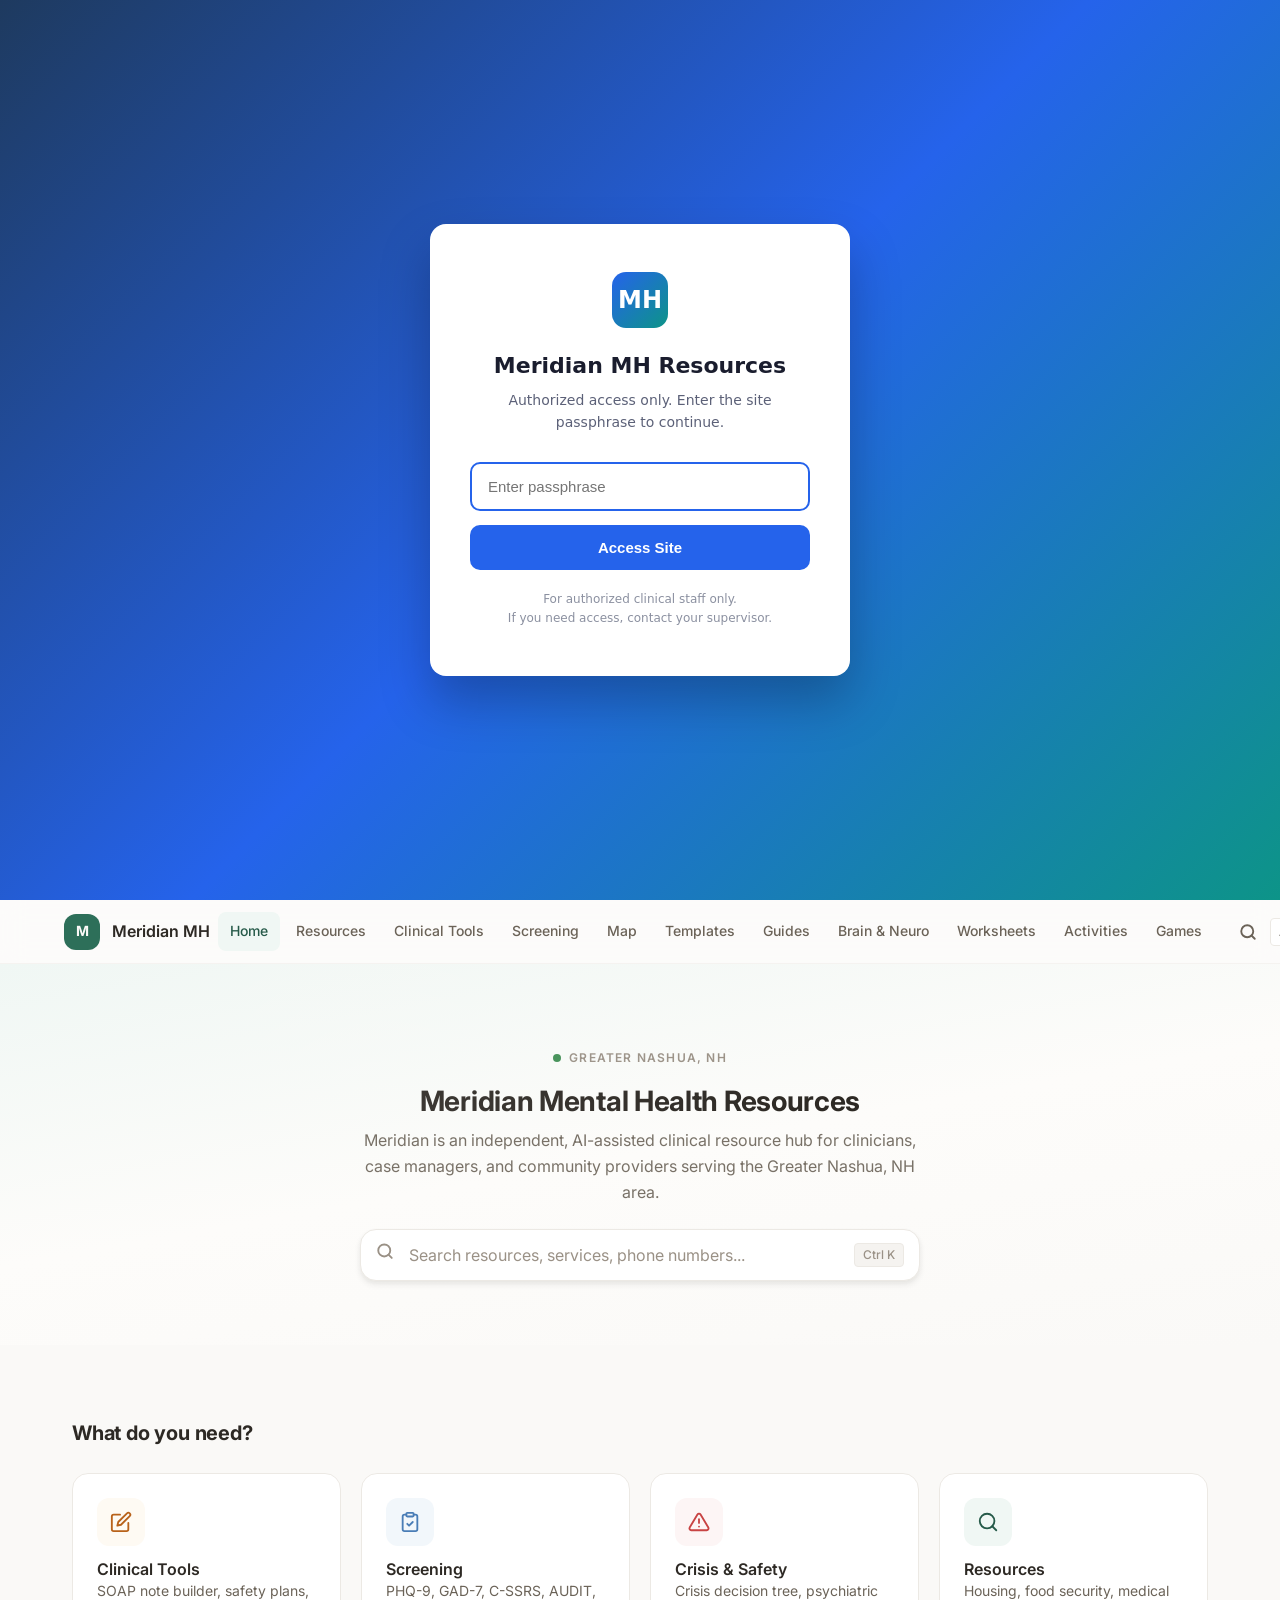
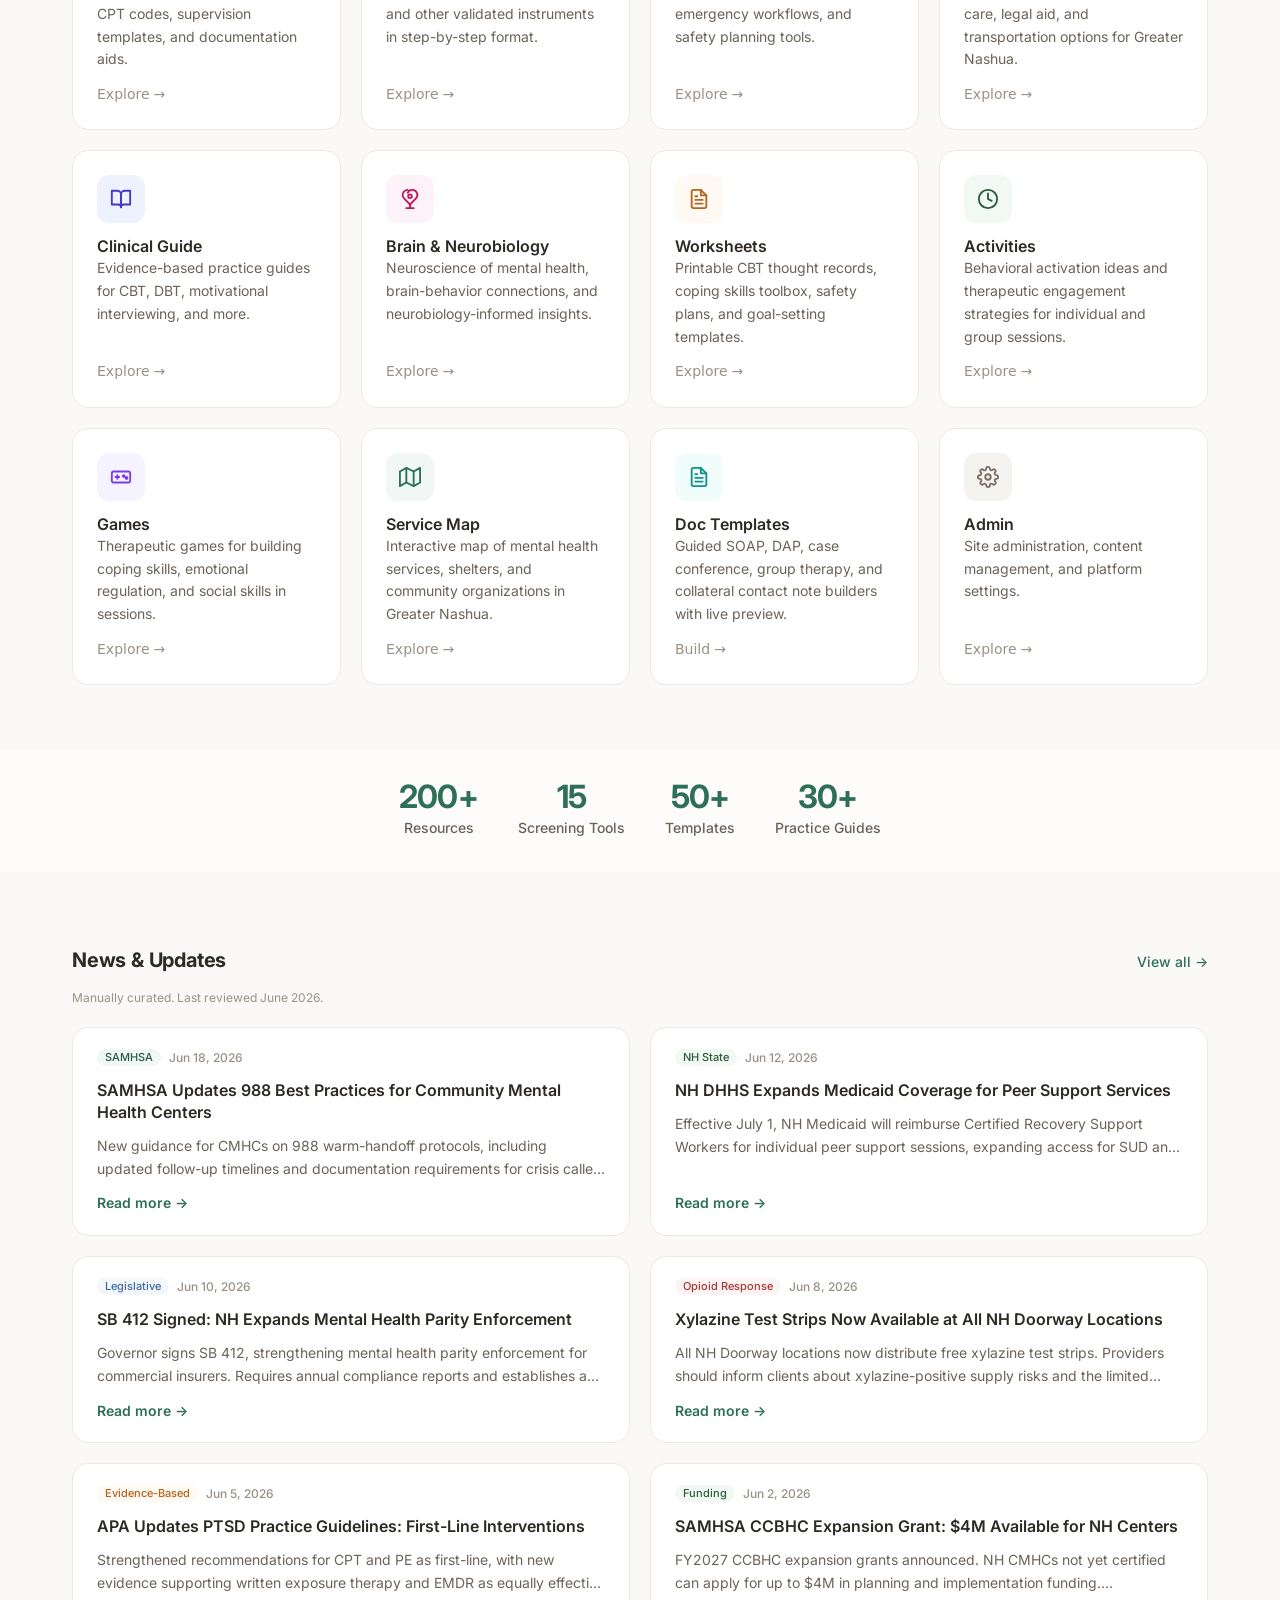
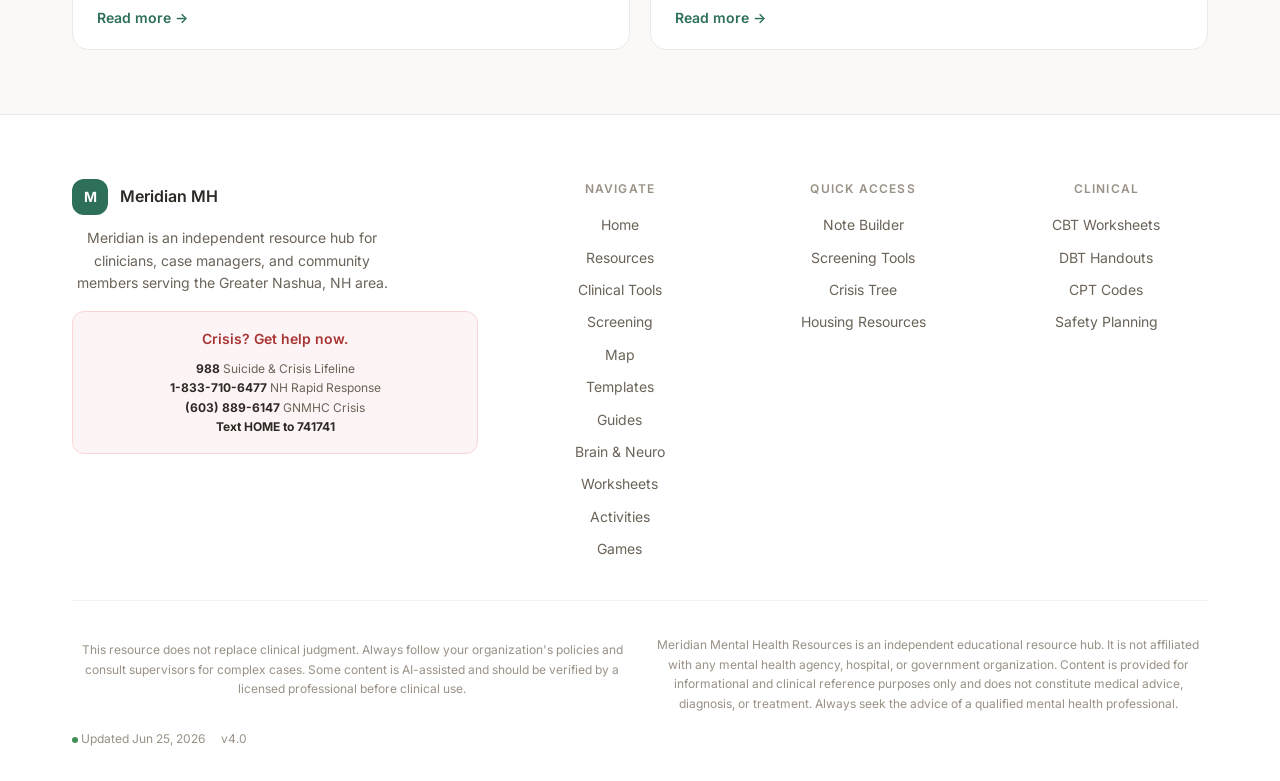
<file: index.html>
<!DOCTYPE html>
<html lang="en">
<head>
<meta charset="UTF-8">
<meta name="viewport" content="width=device-width, initial-scale=1.0">
<title>Meridian Mental Health Resources</title>
<meta name="description" content="Comprehensive mental health resources, services, and clinical tools for the Greater Nashua, NH community.">
<meta property="og:title" content="Meridian Mental Health Resources">
<meta property="og:description" content="Comprehensive mental health resources, services, and clinical tools for the Greater Nashua, NH community.">
<meta property="og:type" content="website">
<link rel="icon" type="image/svg+xml" href="favicon.svg">
<link rel="manifest" href="manifest.json">
<meta name="theme-color" content="#2d6f59">
<meta name="apple-mobile-web-app-capable" content="yes">
<meta name="apple-mobile-web-app-status-bar-style" content="black-translucent">
<link rel="stylesheet" href="css/design-system.css">
<link rel="stylesheet" href="css/style.css">
<script src="js/fontsize.js"></script>
<script src="js/a11y.js" defer></script>
<style>
/* ================================================================
   Landing Page — Layout & Component Overrides
   Minimal inline styles that are page-specific only.
   Everything else comes from design-system.css.
   ================================================================ */

/* ---- Nav ---- */
.site-nav {
  position: sticky;
  top: 0;
  z-index: var(--ds-z-sticky);
  background: rgba(253, 252, 250, 0.85);
  backdrop-filter: blur(12px);
  -webkit-backdrop-filter: blur(12px);
  border-bottom: 1px solid var(--ds-border-subtle);
  height: var(--ds-header-height);
}
[data-theme="dark"] .site-nav {
  background: rgba(26, 25, 22, 0.85);
}
.site-nav__inner {
  max-width: var(--ds-container-xl);
  margin: 0 auto;
  padding: 0 var(--ds-space-6);
  height: 100%;
  display: flex;
  align-items: center;
  gap: var(--ds-space-2);
}
.site-nav__logo {
  display: flex;
  align-items: center;
  gap: var(--ds-space-3);
  text-decoration: none;
  flex-shrink: 0;
  margin-right: auto;
}
.site-nav__logo-mark {
  width: 36px;
  height: 36px;
  border-radius: var(--ds-radius-lg);
  background: var(--ds-primary-600);
  color: var(--ds-text-inverse);
  display: flex;
  align-items: center;
  justify-content: center;
  font-family: var(--ds-font-sans);
  font-size: var(--ds-text-sm);
  font-weight: var(--ds-weight-bold);
  letter-spacing: var(--ds-tracking-tight);
}
.site-nav__logo-text {
  font-family: var(--ds-font-sans);
  font-size: var(--ds-text-base);
  font-weight: var(--ds-weight-semibold);
  color: var(--ds-text-primary);
  white-space: nowrap;
}
.site-nav__links {
  display: flex;
  align-items: center;
  gap: var(--ds-space-1);
}
.site-nav__link {
  padding: var(--ds-space-2) var(--ds-space-3);
  border-radius: var(--ds-radius-md);
  font-family: var(--ds-font-sans);
  font-size: var(--ds-text-sm);
  font-weight: var(--ds-weight-medium);
  color: var(--ds-text-secondary);
  text-decoration: none;
  transition: color var(--ds-duration-fast) var(--ds-ease-default),
              background-color var(--ds-duration-fast) var(--ds-ease-default);
  white-space: nowrap;
}
.site-nav__link:hover {
  color: var(--ds-text-primary);
  background: var(--ds-surface-hover);
  text-decoration: none;
}
.site-nav__link--active {
  color: var(--ds-primary-700);
  background: var(--ds-primary-50);
}
[data-theme="dark"] .site-nav__link--active {
  color: var(--ds-primary-300);
  background: var(--ds-interactive-subtle);
}
.site-nav__controls {
  display: flex;
  align-items: center;
  gap: var(--ds-space-1);
  margin-left: var(--ds-space-2);
}
.site-nav__icon-btn {
  width: 36px;
  height: 36px;
  border-radius: var(--ds-radius-md);
  border: none;
  background: transparent;
  color: var(--ds-text-secondary);
  cursor: pointer;
  display: flex;
  align-items: center;
  justify-content: center;
  transition: color var(--ds-duration-fast) var(--ds-ease-default),
              background-color var(--ds-duration-fast) var(--ds-ease-default);
}
.site-nav__icon-btn:hover {
  background: var(--ds-surface-hover);
  color: var(--ds-text-primary);
}
.site-nav__font-controls {
  display: flex;
  align-items: center;
  gap: 2px;
}
.site-nav__font-btn {
  padding: var(--ds-space-1) var(--ds-space-2);
  border-radius: var(--ds-radius-sm);
  border: 1px solid var(--ds-border);
  background: var(--ds-surface);
  color: var(--ds-text-secondary);
  font-family: var(--ds-font-sans);
  font-size: var(--ds-text-xs);
  font-weight: var(--ds-weight-semibold);
  cursor: pointer;
  transition: all var(--ds-duration-fast) var(--ds-ease-default);
  line-height: 1;
  min-height: 28px;
}
.site-nav__font-btn:hover {
  background: var(--ds-surface-hover);
  border-color: var(--ds-border-strong);
}

/* Hamburger */
.site-nav__hamburger {
  display: none;
  width: 36px;
  height: 36px;
  border: none;
  background: transparent;
  cursor: pointer;
  padding: 8px;
  flex-direction: column;
  justify-content: center;
  gap: 5px;
  align-items: center;
}
.site-nav__hamburger span {
  display: block;
  width: 20px;
  height: 2px;
  background: var(--ds-text-secondary);
  border-radius: 1px;
  transition: all var(--ds-duration-fast) var(--ds-ease-default);
}

/* Mobile nav overlay */
.site-nav__mobile-panel {
  display: none;
  position: fixed;
  top: var(--ds-header-height);
  left: 0;
  right: 0;
  bottom: 0;
  background: var(--ds-surface);
  z-index: var(--ds-z-overlay);
  padding: var(--ds-space-6);
  flex-direction: column;
  gap: var(--ds-space-2);
  overflow-y: auto;
}
.site-nav__mobile-panel.is-open {
  display: flex;
}
.site-nav__mobile-link {
  display: block;
  padding: var(--ds-space-3) var(--ds-space-4);
  border-radius: var(--ds-radius-lg);
  font-family: var(--ds-font-sans);
  font-size: var(--ds-text-lg);
  font-weight: var(--ds-weight-medium);
  color: var(--ds-text-primary);
  text-decoration: none;
  transition: background-color var(--ds-duration-fast) var(--ds-ease-default);
}
.site-nav__mobile-link:hover {
  background: var(--ds-surface-hover);
  text-decoration: none;
}
.site-nav__mobile-link--active {
  color: var(--ds-primary-700);
  background: var(--ds-primary-50);
}
[data-theme="dark"] .site-nav__mobile-link--active {
  color: var(--ds-primary-300);
  background: var(--ds-interactive-subtle);
}

/* ---- Hero ---- */
.hero {
  background: linear-gradient(170deg, var(--ds-primary-50) 0%, var(--ds-cream) 50%, var(--ds-warm-gray-50) 100%);
  padding: var(--ds-space-20) 0 var(--ds-space-16);
}
[data-theme="dark"] .hero {
  background: linear-gradient(170deg, rgba(61, 139, 112, 0.08) 0%, var(--ds-page-bg) 50%, var(--ds-page-bg) 100%);
}
.hero__inner {
  max-width: var(--ds-container-xl);
  margin: 0 auto;
  padding: 0 var(--ds-space-6);
  text-align: center;
}
.hero__overline {
  display: inline-flex;
  align-items: center;
  gap: var(--ds-space-2);
  margin-bottom: var(--ds-space-5);
}
.hero__overline-dot {
  width: 8px;
  height: 8px;
  border-radius: 50%;
  background: var(--ds-success-500);
}
.hero__title {
  font-family: var(--ds-font-sans);
  font-size: var(--ds-text-4xl);
  font-weight: var(--ds-weight-bold);
  line-height: var(--ds-leading-tight);
  letter-spacing: var(--ds-tracking-tight);
  color: var(--ds-text-primary);
  max-width: 720px;
  margin: 0 auto var(--ds-space-5);
}
.hero__subtitle {
  font-family: var(--ds-font-sans);
  font-size: var(--ds-text-lg);
  font-weight: var(--ds-weight-regular);
  line-height: var(--ds-leading-relaxed);
  color: var(--ds-text-secondary);
  max-width: 560px;
  margin: 0 auto var(--ds-space-8);
}
.hero__search {
  max-width: 560px;
  margin: 0 auto;
  position: relative;
}
.hero__search-icon {
  position: absolute;
  left: var(--ds-space-4);
  top: 50%;
  transform: translateY(-50%);
  color: var(--ds-text-muted);
  pointer-events: none;
}
.hero__search-input {
  width: 100%;
  padding: var(--ds-space-3-5) var(--ds-space-4) var(--ds-space-3-5) var(--ds-space-12);
  min-height: 52px;
  font-family: var(--ds-font-sans);
  font-size: var(--ds-text-base);
  color: var(--ds-text-primary);
  background: var(--ds-surface);
  border: 1px solid var(--ds-border);
  border-radius: var(--ds-radius-xl);
  box-shadow: var(--ds-shadow-md);
  outline: none;
  transition: var(--ds-transition-shadow), border-color var(--ds-duration-fast) var(--ds-ease-default);
  -webkit-appearance: none;
}
.hero__search-input::placeholder {
  color: var(--ds-text-muted);
}
.hero__search-input:focus {
  border-color: var(--ds-border-focus);
  box-shadow: var(--ds-focus-ring), var(--ds-shadow-md);
}
.hero__search-kbd {
  position: absolute;
  right: var(--ds-space-4);
  top: 50%;
  transform: translateY(-50%);
  padding: var(--ds-space-0-5) var(--ds-space-2);
  background: var(--ds-warm-gray-100);
  border: 1px solid var(--ds-border);
  border-radius: var(--ds-radius-sm);
  font-family: var(--ds-font-sans);
  font-size: var(--ds-text-xs);
  font-weight: var(--ds-weight-medium);
  color: var(--ds-text-muted);
  line-height: 1.5;
  pointer-events: none;
}

/* ---- "What do you need?" cards ---- */
.needs__grid {
  display: grid;
  grid-template-columns: repeat(4, 1fr);
  gap: var(--ds-space-5);
}
.need-card {
  background: var(--ds-surface);
  border: 1px solid var(--ds-border);
  border-radius: var(--ds-radius-xl);
  padding: var(--ds-space-6);
  text-decoration: none;
  display: flex;
  flex-direction: column;
  gap: var(--ds-space-3);
  transition: box-shadow var(--ds-duration-normal) var(--ds-ease-default),
              transform var(--ds-duration-normal) var(--ds-ease-default),
              border-color var(--ds-duration-fast) var(--ds-ease-default);
  cursor: pointer;
}
.need-card:hover {
  box-shadow: var(--ds-shadow-lg);
  transform: translateY(-3px);
  text-decoration: none;
}
.need-card__icon {
  width: 48px;
  height: 48px;
  border-radius: var(--ds-radius-lg);
  display: flex;
  align-items: center;
  justify-content: center;
  font-size: 22px;
  flex-shrink: 0;
}
.need-card__title {
  font-family: var(--ds-font-sans);
  font-size: var(--ds-text-base);
  font-weight: var(--ds-weight-semibold);
  color: var(--ds-text-primary);
  line-height: var(--ds-leading-snug);
}
.need-card__desc {
  font-family: var(--ds-font-sans);
  font-size: var(--ds-text-sm);
  color: var(--ds-text-secondary);
  line-height: var(--ds-leading-relaxed);
}
.need-card__arrow {
  margin-top: auto;
  font-size: var(--ds-text-sm);
  font-weight: var(--ds-weight-medium);
  color: var(--ds-text-muted);
  display: flex;
  align-items: center;
  gap: var(--ds-space-1);
  transition: color var(--ds-duration-fast) var(--ds-ease-default),
              gap var(--ds-duration-fast) var(--ds-ease-default);
}
.need-card:hover .need-card__arrow {
  color: var(--ds-primary-600);
  gap: var(--ds-space-2);
}
[data-theme="dark"] .need-card:hover .need-card__arrow {
  color: var(--ds-primary-300);
}

/* Need card color accents on hover */
.need-card--crisis:hover   { border-color: var(--ds-danger-300); }
.need-card--screen:hover   { border-color: var(--ds-info-300); }
.need-card--notes:hover    { border-color: var(--ds-accent-300); }
.need-card--resources:hover { border-color: var(--ds-primary-300); }
.need-card--print:hover    { border-color: var(--ds-success-300); }
.need-card--billing:hover  { border-color: var(--ds-warm-gray-400); }
.need-card--learn:hover    { border-color: #818cf8; }
.need-card--neuro:hover    { border-color: #ec4899; }
.need-card--worksheets:hover { border-color: var(--ds-accent-300); }
.need-card--supervise:hover { border-color: var(--ds-secondary-400); }
.need-card--activities:hover { border-color: var(--ds-success-400); }
.need-card--games:hover { border-color: #7c3aed; }
.need-card--map:hover { border-color: var(--ds-primary-400); }

/* ---- Stats bar ---- */
.stats-bar {
  display: flex;
  justify-content: center;
  gap: var(--ds-space-10);
  flex-wrap: wrap;
}
.stat {
  text-align: center;
  display: flex;
  flex-direction: column;
  align-items: center;
  gap: var(--ds-space-1);
}
.stat__number {
  font-family: var(--ds-font-sans);
  font-size: var(--ds-text-3xl);
  font-weight: var(--ds-weight-bold);
  color: var(--ds-primary-600);
  line-height: var(--ds-leading-none);
  letter-spacing: var(--ds-tracking-tight);
}
[data-theme="dark"] .stat__number {
  color: var(--ds-primary-400);
}
.stat__label {
  font-family: var(--ds-font-sans);
  font-size: var(--ds-text-sm);
  font-weight: var(--ds-weight-medium);
  color: var(--ds-text-secondary);
}

/* ---- News cards ---- */
.news__grid {
  display: grid;
  grid-template-columns: repeat(2, 1fr);
  gap: var(--ds-space-5);
}
.news-card {
  background: var(--ds-surface);
  border: 1px solid var(--ds-border);
  border-radius: var(--ds-radius-xl);
  padding: var(--ds-space-5) var(--ds-space-6);
  display: flex;
  flex-direction: column;
  gap: var(--ds-space-3);
  transition: box-shadow var(--ds-duration-normal) var(--ds-ease-default),
              border-color var(--ds-duration-fast) var(--ds-ease-default);
}
.news-card:hover {
  box-shadow: var(--ds-shadow-md);
  border-color: var(--ds-border-strong);
}
.news-card__meta {
  display: flex;
  align-items: center;
  gap: var(--ds-space-2);
  flex-wrap: wrap;
}
.news-card__date {
  font-family: var(--ds-font-sans);
  font-size: var(--ds-text-xs);
  font-weight: var(--ds-weight-medium);
  color: var(--ds-text-muted);
}
.news-card__title {
  font-family: var(--ds-font-sans);
  font-size: var(--ds-text-base);
  font-weight: var(--ds-weight-semibold);
  color: var(--ds-text-primary);
  line-height: var(--ds-leading-snug);
}
.news-card__excerpt {
  font-family: var(--ds-font-sans);
  font-size: var(--ds-text-sm);
  color: var(--ds-text-secondary);
  line-height: var(--ds-leading-relaxed);
  display: -webkit-box;
  -webkit-line-clamp: 2;
  -webkit-box-orient: vertical;
  overflow: hidden;
}
.news-card__link {
  font-family: var(--ds-font-sans);
  font-size: var(--ds-text-sm);
  font-weight: var(--ds-weight-semibold);
  color: var(--ds-text-link);
  text-decoration: none;
  display: inline-flex;
  align-items: center;
  gap: var(--ds-space-1);
  margin-top: auto;
}
.news-card__link:hover {
  color: var(--ds-text-link-hover);
  text-decoration: underline;
}

/* ---- Footer ---- */
.site-footer {
  background: var(--ds-surface);
  border-top: 1px solid var(--ds-border);
  padding: var(--ds-space-16) 0 var(--ds-space-8);
  margin-top: 0;
}
.footer__grid {
  display: grid;
  grid-template-columns: 2fr 1fr 1fr 1fr;
  gap: var(--ds-space-10);
  margin-bottom: var(--ds-space-10);
}
.footer__brand-desc {
  font-family: var(--ds-font-sans);
  font-size: var(--ds-text-sm);
  color: var(--ds-text-secondary);
  line-height: var(--ds-leading-relaxed);
  margin-top: var(--ds-space-3);
  max-width: 320px;
}
.footer__col-title {
  font-family: var(--ds-font-sans);
  font-size: var(--ds-text-xs);
  font-weight: var(--ds-weight-semibold);
  color: var(--ds-text-muted);
  text-transform: uppercase;
  letter-spacing: var(--ds-tracking-widest);
  margin-bottom: var(--ds-space-4);
}
.footer__links {
  list-style: none;
  padding: 0;
  margin: 0;
  display: flex;
  flex-direction: column;
  gap: var(--ds-space-2-5);
}
.footer__links a {
  font-family: var(--ds-font-sans);
  font-size: var(--ds-text-sm);
  color: var(--ds-text-secondary);
  text-decoration: none;
  transition: color var(--ds-duration-fast) var(--ds-ease-default);
}
.footer__links a:hover {
  color: var(--ds-text-primary);
}
.footer__crisis-box {
  background: var(--ds-status-danger-bg);
  border: 1px solid var(--ds-danger-200);
  border-radius: var(--ds-radius-lg);
  padding: var(--ds-space-4);
  margin-top: var(--ds-space-4);
}
[data-theme="dark"] .footer__crisis-box {
  border-color: rgba(220, 95, 95, 0.2);
}
.footer__crisis-title {
  font-family: var(--ds-font-sans);
  font-size: var(--ds-text-sm);
  font-weight: var(--ds-weight-semibold);
  color: var(--ds-status-danger-text);
  margin-bottom: var(--ds-space-2);
}
.footer__crisis-numbers {
  font-family: var(--ds-font-sans);
  font-size: var(--ds-text-xs);
  color: var(--ds-text-secondary);
  line-height: var(--ds-leading-relaxed);
}
.footer__crisis-numbers strong {
  color: var(--ds-text-primary);
}
.footer__bottom {
  border-top: 1px solid var(--ds-border-subtle);
  padding-top: var(--ds-space-6);
  display: flex;
  align-items: center;
  justify-content: space-between;
  flex-wrap: wrap;
  gap: var(--ds-space-4);
}
.footer__disclaimer {
  font-family: var(--ds-font-sans);
  font-size: var(--ds-text-xs);
  color: var(--ds-text-muted);
  line-height: var(--ds-leading-relaxed);
  max-width: 560px;
}
.footer__meta {
  display: flex;
  align-items: center;
  gap: var(--ds-space-4);
  font-family: var(--ds-font-sans);
  font-size: var(--ds-text-xs);
  color: var(--ds-text-muted);
}
.footer__status-dot {
  width: 6px;
  height: 6px;
  border-radius: 50%;
  background: var(--ds-success-500);
  display: inline-block;
}

/* ---- Pocket Guide (print only) ---- */
#pocketGuide { display: none; }

/* ---- Section Header ---- */
.section-header {
  display: flex;
  align-items: baseline;
  justify-content: space-between;
  gap: var(--ds-space-4);
  margin-bottom: var(--ds-space-6);
}
.section-header__title {
  font-family: var(--ds-font-sans);
  font-size: var(--ds-text-2xl);
  font-weight: var(--ds-weight-bold);
  color: var(--ds-text-primary);
  letter-spacing: var(--ds-tracking-tight);
}
.section-header__link {
  font-family: var(--ds-font-sans);
  font-size: var(--ds-text-sm);
  font-weight: var(--ds-weight-medium);
  color: var(--ds-text-link);
  text-decoration: none;
  display: inline-flex;
  align-items: center;
  gap: var(--ds-space-1);
  flex-shrink: 0;
}
.section-header__link:hover {
  color: var(--ds-text-link-hover);
  text-decoration: underline;
}

/* ---- Responsive ---- */
@media (max-width: 1023px) {
  .needs__grid {
    grid-template-columns: repeat(2, 1fr);
  }
  .footer__grid {
    grid-template-columns: 1fr 1fr;
    gap: var(--ds-space-8);
  }
}
@media (max-width: 639px) {
  .site-nav__links,
  .site-nav__font-controls {
    display: none;
  }
  .site-nav__hamburger {
    display: flex;
  }
  .hero {
    padding: var(--ds-space-12) 0 var(--ds-space-10);
  }
  .hero__title {
    font-size: var(--ds-text-3xl);
  }
  .hero__subtitle {
    font-size: var(--ds-text-base);
  }
  .needs__grid {
    grid-template-columns: 1fr;
    gap: var(--ds-space-3);
  }
  .need-card {
    padding: var(--ds-space-4) var(--ds-space-5);
    flex-direction: row;
    align-items: center;
    gap: var(--ds-space-4);
  }
  .need-card__icon {
    width: 40px;
    height: 40px;
    font-size: 18px;
  }
  .need-card__content {
    flex: 1;
    min-width: 0;
  }
  .need-card__desc {
    display: none;
  }
  .need-card__arrow {
    display: none;
  }
  .stats-bar {
    gap: var(--ds-space-6);
  }
  .stat__number {
    font-size: var(--ds-text-2xl);
  }
  .news__grid {
    grid-template-columns: 1fr;
  }
  .footer__grid {
    grid-template-columns: 1fr;
    gap: var(--ds-space-8);
  }
  .footer__bottom {
    flex-direction: column;
    align-items: flex-start;
  }
  .section-header {
    flex-direction: column;
    gap: var(--ds-space-2);
  }
}

/* ---- Print support for pocket guide ---- */
@media print {
  body.printing-pocket-guide * { display: none !important; }
  body.printing-pocket-guide #pocketGuide,
  body.printing-pocket-guide #pocketGuide * { display: block !important; }
}
</style>
</head>
<body>
<script src="js/auth-gate.js"></script>

<a href="#main-content" class="ds-sr-only" style="position:absolute;top:-40px;left:0;background:var(--ds-surface);padding:8px 16px;z-index:100;font-size:14px;transition:top 0.2s" onfocus="this.style.top='0'" onblur="this.style.top='-40px'">Skip to main content</a>

<!-- ============================================================
     NAVIGATION
     ============================================================ -->
<nav class="site-nav" role="navigation" aria-label="Main navigation">
  <div class="site-nav__inner">

    <a href="index.html" class="site-nav__logo" id="siteLogo">
      <div class="site-nav__logo-mark">M</div>
      <span class="site-nav__logo-text">Meridian MH</span>
    </a>

    <div class="site-nav__links">
      <a href="index.html" class="site-nav__link site-nav__link--active">Home</a>
      <a href="resources.html" class="site-nav__link">Resources</a>
      <a href="tools.html" class="site-nav__link">Clinical Tools</a>
      <a href="screening.html" class="site-nav__link">Screening</a>
      <a href="map.html" class="site-nav__link">Map</a>
      <a href="templates.html" class="site-nav__link">Templates</a>
      <a href="guide.html" class="site-nav__link">Guides</a>
      <a href="neurobiology.html" class="site-nav__link">Brain &amp; Neuro</a>
      <a href="worksheets.html" class="site-nav__link">Worksheets</a>
      <a href="activities.html" class="site-nav__link">Activities</a>
      <a href="games.html" class="site-nav__link">Games</a>
    </div>

    <div class="site-nav__controls">
      <button class="site-nav__icon-btn" onclick="toggleGlobalSearch()" title="Search (Ctrl+K)" aria-label="Search">
        <svg width="18" height="18" viewBox="0 0 24 24" fill="none" stroke="currentColor" stroke-width="2.5" stroke-linecap="round" stroke-linejoin="round"><circle cx="11" cy="11" r="8"/><line x1="21" y1="21" x2="16.65" y2="16.65"/></svg>
      </button>

      <div class="site-nav__font-controls">
        <button class="site-nav__font-btn" onclick="mhFontDecrease()" title="Decrease font size" aria-label="Decrease font size">A-</button>
        <button class="site-nav__font-btn" onclick="mhFontIncrease()" title="Increase font size" aria-label="Increase font size">A+</button>
      </div>

      <button class="site-nav__icon-btn" id="themeToggleBtn" onclick="toggleTheme()" title="Toggle dark mode" aria-label="Toggle dark mode">
        <svg width="18" height="18" viewBox="0 0 24 24" fill="none" stroke="currentColor" stroke-width="2" stroke-linecap="round" stroke-linejoin="round"><path d="M21 12.79A9 9 0 1 1 11.21 3 7 7 0 0 0 21 12.79z"/></svg>
      </button>

      <button class="site-nav__hamburger" id="hamburgerBtn" onclick="toggleMobileNav()" aria-label="Toggle navigation menu" aria-expanded="false">
        <span></span><span></span><span></span>
      </button>
    </div>

  </div>
</nav>

<!-- Mobile slide-out panel -->
<div class="site-nav__mobile-panel" id="mobileNavPanel">
  <a href="index.html" class="site-nav__mobile-link site-nav__mobile-link--active">Home</a>
  <a href="resources.html" class="site-nav__mobile-link">Resources</a>
  <a href="tools.html" class="site-nav__mobile-link">Clinical Tools</a>
  <a href="screening.html" class="site-nav__mobile-link">Screening</a>
  <a href="map.html" class="site-nav__mobile-link">Map</a>
  <a href="templates.html" class="site-nav__mobile-link">Templates</a>
  <a href="guide.html" class="site-nav__mobile-link">Guides</a>
  <a href="neurobiology.html" class="site-nav__mobile-link">Brain &amp; Neuro</a>
  <a href="worksheets.html" class="site-nav__mobile-link">Worksheets</a>
  <a href="activities.html" class="site-nav__mobile-link">Activities</a>
  <a href="games.html" class="site-nav__mobile-link">Games</a>
</div>


<!-- ============================================================
     HERO
     ============================================================ -->
<section class="hero">
  <div class="hero__inner">

    <div class="hero__overline">
      <span class="hero__overline-dot"></span>
      <span class="ds-overline">Greater Nashua, NH</span>
    </div>

    <h1 class="hero__title">Meridian Mental Health Resources</h1>

    <p class="hero__subtitle">Meridian is an independent, AI-assisted clinical resource hub for clinicians, case managers, and community providers serving the Greater Nashua, NH area.</p>

    <div class="hero__search">
      <div class="hero__search-icon">
        <svg width="18" height="18" viewBox="0 0 24 24" fill="none" stroke="currentColor" stroke-width="2.5" stroke-linecap="round" stroke-linejoin="round"><circle cx="11" cy="11" r="8"/><line x1="21" y1="21" x2="16.65" y2="16.65"/></svg>
      </div>
      <input type="text" id="heroSearch" class="hero__search-input" placeholder="Search resources, services, phone numbers..." autocomplete="off" aria-label="Search resources, services, and phone numbers">
      <kbd class="hero__search-kbd">Ctrl K</kbd>
    </div>

  </div>
</section>


<!-- ============================================================
     MAIN CONTENT
     ============================================================ -->
<main id="main-content">


  <!-- ---- What do you need? ---- -->
  <section class="ds-section" style="background: var(--ds-page-bg);">
    <div class="ds-container">

      <div class="section-header">
        <h2 class="section-header__title">What do you need?</h2>
      </div>

      <div class="needs__grid ds-stagger">

        <!-- 1. Clinical Tools -->
        <a href="tools.html" class="need-card need-card--notes ds-animate-fade-up">
          <div class="need-card__icon" style="background: var(--ds-accent-50); color: var(--ds-accent-700);">
            <svg width="22" height="22" viewBox="0 0 24 24" fill="none" stroke="currentColor" stroke-width="2" stroke-linecap="round" stroke-linejoin="round"><path d="M11 4H4a2 2 0 0 0-2 2v14a2 2 0 0 0 2 2h14a2 2 0 0 0 2-2v-7"/><path d="M18.5 2.5a2.121 2.121 0 0 1 3 3L12 15l-4 1 1-4 9.5-9.5z"/></svg>
          </div>
          <div class="need-card__content">
            <div class="need-card__title">Clinical Tools</div>
            <div class="need-card__desc">SOAP note builder, safety plans, CPT codes, supervision templates, and documentation aids.</div>
          </div>
          <div class="need-card__arrow">Explore <span>&rarr;</span></div>
        </a>

        <!-- 2. Screening -->
        <a href="screening.html" class="need-card need-card--screen ds-animate-fade-up">
          <div class="need-card__icon" style="background: var(--ds-status-info-bg); color: var(--ds-info-600);">
            <svg width="22" height="22" viewBox="0 0 24 24" fill="none" stroke="currentColor" stroke-width="2" stroke-linecap="round" stroke-linejoin="round"><path d="M16 4h2a2 2 0 0 1 2 2v14a2 2 0 0 1-2 2H6a2 2 0 0 1-2-2V6a2 2 0 0 1 2-2h2"/><rect x="8" y="2" width="8" height="4" rx="1" ry="1"/><path d="M9 14l2 2 4-4"/></svg>
          </div>
          <div class="need-card__content">
            <div class="need-card__title">Screening</div>
            <div class="need-card__desc">PHQ-9, GAD-7, C-SSRS, AUDIT, and other validated instruments in step-by-step format.</div>
          </div>
          <div class="need-card__arrow">Explore <span>&rarr;</span></div>
        </a>

        <!-- 3. Crisis &amp; Safety -->
        <a href="guide.html#crisisTree" class="need-card need-card--crisis ds-animate-fade-up">
          <div class="need-card__icon" style="background: var(--ds-status-danger-bg); color: var(--ds-danger-600);">
            <svg width="22" height="22" viewBox="0 0 24 24" fill="none" stroke="currentColor" stroke-width="2" stroke-linecap="round" stroke-linejoin="round"><path d="M10.29 3.86L1.82 18a2 2 0 0 0 1.71 3h16.94a2 2 0 0 0 1.71-3L13.71 3.86a2 2 0 0 0-3.42 0z"/><line x1="12" y1="9" x2="12" y2="13"/><line x1="12" y1="17" x2="12.01" y2="17"/></svg>
          </div>
          <div class="need-card__content">
            <div class="need-card__title">Crisis &amp; Safety</div>
            <div class="need-card__desc">Crisis decision tree, psychiatric emergency workflows, and safety planning tools.</div>
          </div>
          <div class="need-card__arrow">Explore <span>&rarr;</span></div>
        </a>

        <!-- 4. Resources -->
        <a href="resources.html" class="need-card need-card--resources ds-animate-fade-up">
          <div class="need-card__icon" style="background: var(--ds-primary-50); color: var(--ds-primary-700);">
            <svg width="22" height="22" viewBox="0 0 24 24" fill="none" stroke="currentColor" stroke-width="2" stroke-linecap="round" stroke-linejoin="round"><circle cx="11" cy="11" r="8"/><line x1="21" y1="21" x2="16.65" y2="16.65"/></svg>
          </div>
          <div class="need-card__content">
            <div class="need-card__title">Resources</div>
            <div class="need-card__desc">Housing, food security, medical care, legal aid, and transportation options for Greater Nashua.</div>
          </div>
          <div class="need-card__arrow">Explore <span>&rarr;</span></div>
        </a>

        <!-- 5. Clinical Guide -->
        <a href="guide.html" class="need-card need-card--learn ds-animate-fade-up">
          <div class="need-card__icon" style="background: #eef2ff; color: #4338ca;">
            <svg width="22" height="22" viewBox="0 0 24 24" fill="none" stroke="currentColor" stroke-width="2" stroke-linecap="round" stroke-linejoin="round"><path d="M2 3h6a4 4 0 0 1 4 4v14a3 3 0 0 0-3-3H2z"/><path d="M22 3h-6a4 4 0 0 0-4 4v14a3 3 0 0 1 3-3h7z"/></svg>
          </div>
          <div class="need-card__content">
            <div class="need-card__title">Clinical Guide</div>
            <div class="need-card__desc">Evidence-based practice guides for CBT, DBT, motivational interviewing, and more.</div>
          </div>
          <div class="need-card__arrow">Explore <span>&rarr;</span></div>
        </a>

        <!-- 6. Brain &amp; Neurobiology -->
        <a href="neurobiology.html" class="need-card need-card--neuro ds-animate-fade-up">
          <div class="need-card__icon" style="background: #fdf2f8; color: #be185d;">
            <svg width="22" height="22" viewBox="0 0 24 24" fill="none" stroke="currentColor" stroke-width="2" stroke-linecap="round" stroke-linejoin="round"><path d="M9.5 2A5.5 5.5 0 0 0 4 7.5c0 1.58.67 3 1.73 4.01L12 18l6.27-6.49A5.5 5.5 0 0 0 14.5 2a5.5 5.5 0 0 0-5 3.21"/><path d="M12 18v4"/><path d="M8 22h8"/><circle cx="12" cy="9" r="2"/></svg>
          </div>
          <div class="need-card__content">
            <div class="need-card__title">Brain &amp; Neurobiology</div>
            <div class="need-card__desc">Neuroscience of mental health, brain-behavior connections, and neurobiology-informed insights.</div>
          </div>
          <div class="need-card__arrow">Explore <span>&rarr;</span></div>
        </a>

        <!-- 7. Worksheets -->
        <a href="worksheets.html" class="need-card need-card--worksheets ds-animate-fade-up">
          <div class="need-card__icon" style="background: var(--ds-accent-50); color: var(--ds-accent-700);">
            <svg width="22" height="22" viewBox="0 0 24 24" fill="none" stroke="currentColor" stroke-width="2" stroke-linecap="round" stroke-linejoin="round"><path d="M14 2H6a2 2 0 0 0-2 2v16a2 2 0 0 0 2 2h12a2 2 0 0 0 2-2V8z"/><polyline points="14 2 14 8 20 8"/><line x1="16" y1="13" x2="8" y2="13"/><line x1="16" y1="17" x2="8" y2="17"/><polyline points="10 9 9 9 8 9"/></svg>
          </div>
          <div class="need-card__content">
            <div class="need-card__title">Worksheets</div>
            <div class="need-card__desc">Printable CBT thought records, coping skills toolbox, safety plans, and goal-setting templates.</div>
          </div>
          <div class="need-card__arrow">Explore <span>&rarr;</span></div>
        </a>

        <!-- 8. Activities -->
        <a href="activities.html" class="need-card need-card--activities ds-animate-fade-up">
          <div class="need-card__icon" style="background: var(--ds-status-success-bg); color: var(--ds-success-700);">
            <svg width="22" height="22" viewBox="0 0 24 24" fill="none" stroke="currentColor" stroke-width="2" stroke-linecap="round" stroke-linejoin="round"><circle cx="12" cy="12" r="10"/><polyline points="12 6 12 12 16 14"/></svg>
          </div>
          <div class="need-card__content">
            <div class="need-card__title">Activities</div>
            <div class="need-card__desc">Behavioral activation ideas and therapeutic engagement strategies for individual and group sessions.</div>
          </div>
          <div class="need-card__arrow">Explore <span>&rarr;</span></div>
        </a>

        <!-- 9. Games -->
        <a href="games.html" class="need-card need-card--games ds-animate-fade-up">
          <div class="need-card__icon" style="background: #f5f3ff; color: #7c3aed;">
            <svg width="22" height="22" viewBox="0 0 24 24" fill="none" stroke="currentColor" stroke-width="2" stroke-linecap="round" stroke-linejoin="round"><rect x="2" y="6" width="20" height="12" rx="2"/><line x1="6" y1="12" x2="10" y2="12"/><line x1="8" y1="10" x2="8" y2="14"/><circle cx="15" cy="11" r="1"/><circle cx="18" cy="13" r="1"/></svg>
          </div>
          <div class="need-card__content">
            <div class="need-card__title">Games</div>
            <div class="need-card__desc">Therapeutic games for building coping skills, emotional regulation, and social skills in sessions.</div>
          </div>
          <div class="need-card__arrow">Explore <span>&rarr;</span></div>
        </a>

        <!-- 10. Service Map -->
        <a href="map.html" class="need-card need-card--map ds-animate-fade-up">
          <div class="need-card__icon" style="background: var(--ds-primary-50); color: var(--ds-primary-600);">
            <svg width="22" height="22" viewBox="0 0 24 24" fill="none" stroke="currentColor" stroke-width="2" stroke-linecap="round" stroke-linejoin="round"><polygon points="1 6 1 22 8 18 16 22 23 18 23 2 16 6 8 2 1 6"/><line x1="8" y1="2" x2="8" y2="18"/><line x1="16" y1="6" x2="16" y2="22"/></svg>
          </div>
          <div class="need-card__content">
            <div class="need-card__title">Service Map</div>
            <div class="need-card__desc">Interactive map of mental health services, shelters, and community organizations in Greater Nashua.</div>
          </div>
          <div class="need-card__arrow">Explore <span>&rarr;</span></div>
        </a>

        <!-- 11. Documentation Templates -->
        <a href="templates.html" class="need-card need-card--templates ds-animate-fade-up">
          <div class="need-card__icon" style="background: #f0fdfa; color: #0d9488;">
            <svg width="22" height="22" viewBox="0 0 24 24" fill="none" stroke="currentColor" stroke-width="2" stroke-linecap="round" stroke-linejoin="round"><path d="M14 2H6a2 2 0 0 0-2 2v16a2 2 0 0 0 2 2h12a2 2 0 0 0 2-2V8z"/><polyline points="14 2 14 8 20 8"/><line x1="16" y1="13" x2="8" y2="13"/><line x1="16" y1="17" x2="8" y2="17"/><polyline points="10 9 9 9 8 9"/></svg>
          </div>
          <div class="need-card__content">
            <div class="need-card__title">Doc Templates</div>
            <div class="need-card__desc">Guided SOAP, DAP, case conference, group therapy, and collateral contact note builders with live preview.</div>
          </div>
          <div class="need-card__arrow">Build <span>&rarr;</span></div>
        </a>

        <!-- 12. Admin -->
        <a href="admin.html" class="need-card need-card--billing ds-animate-fade-up">
          <div class="need-card__icon" style="background: var(--ds-warm-gray-100); color: var(--ds-warm-gray-700);">
            <svg width="22" height="22" viewBox="0 0 24 24" fill="none" stroke="currentColor" stroke-width="2" stroke-linecap="round" stroke-linejoin="round"><circle cx="12" cy="12" r="3"/><path d="M19.4 15a1.65 1.65 0 0 0 .33 1.82l.06.06a2 2 0 0 1-2.83 2.83l-.06-.06a1.65 1.65 0 0 0-1.82-.33 1.65 1.65 0 0 0-1 1.51V21a2 2 0 0 1-4 0v-.09a1.65 1.65 0 0 0-1.08-1.51 1.65 1.65 0 0 0-1.82.33l-.06.06a2 2 0 0 1-2.83-2.83l.06-.06a1.65 1.65 0 0 0 .33-1.82 1.65 1.65 0 0 0-1.51-1H3a2 2 0 0 1 0-4h.09a1.65 1.65 0 0 0 1.51-1.08 1.65 1.65 0 0 0-.33-1.82l-.06-.06a2 2 0 0 1 2.83-2.83l.06.06a1.65 1.65 0 0 0 1.82.33H9a1.65 1.65 0 0 0 1-1.51V3a2 2 0 0 1 4 0v.09a1.65 1.65 0 0 0 1 1.51 1.65 1.65 0 0 0 1.82-.33l.06-.06a2 2 0 0 1 2.83 2.83l-.06.06a1.65 1.65 0 0 0-.33 1.82V9a1.65 1.65 0 0 0 1.51 1H21a2 2 0 0 1 0 4h-.09a1.65 1.65 0 0 0-1.51 1z"/></svg>
          </div>
          <div class="need-card__content">
            <div class="need-card__title">Admin</div>
            <div class="need-card__desc">Site administration, content management, and platform settings.</div>
          </div>
          <div class="need-card__arrow">Explore <span>&rarr;</span></div>
        </a>

      </div>
    </div>
  </section>


  <!-- ---- Quick Stats Bar ---- -->
  <section class="ds-section--sm" style="background: var(--ds-page-bg-alt);">
    <div class="ds-container">
      <div class="stats-bar">
        <div class="stat">
          <div class="stat__number">200+</div>
          <div class="stat__label">Resources</div>
        </div>
        <div class="stat">
          <div class="stat__number">15</div>
          <div class="stat__label">Screening Tools</div>
        </div>
        <div class="stat">
          <div class="stat__number">50+</div>
          <div class="stat__label">Templates</div>
        </div>
        <div class="stat">
          <div class="stat__number">30+</div>
          <div class="stat__label">Practice Guides</div>
        </div>
      </div>
    </div>
  </section>


  <!-- ---- News & Updates ---- -->
  <section class="ds-section" style="background: var(--ds-page-bg);">
    <div class="ds-container">

      <div class="section-header">
        <h2 class="section-header__title">News &amp; Updates</h2>
        <a href="resources.html#news" class="section-header__link">View all <span>&rarr;</span></a>
      </div>

      <p style="font-family: var(--ds-font-sans); font-size: var(--ds-text-xs); color: var(--ds-text-muted); margin-bottom: var(--ds-space-5); margin-top: calc(-1 * var(--ds-space-3));">Manually curated. Last reviewed June 2026.</p>

      <div class="news__grid">

        <!-- News 1 -->
        <div class="news-card">
          <div class="news-card__meta">
            <span class="ds-badge ds-badge--primary ds-badge--sm">SAMHSA</span>
            <span class="news-card__date">Jun 18, 2026</span>
          </div>
          <div class="news-card__title">SAMHSA Updates 988 Best Practices for Community Mental Health Centers</div>
          <div class="news-card__excerpt">New guidance for CMHCs on 988 warm-handoff protocols, including updated follow-up timelines and documentation requirements for crisis callers referred to outpatient services.</div>
          <a href="https://www.samhsa.gov/find-help/988" class="news-card__link" target="_blank" rel="noopener" aria-label="Read more about SAMHSA Updates 988 Best Practices for Community Mental Health Centers (opens in new tab)">Read more <span aria-hidden="true">&rarr;</span></a>
        </div>

        <!-- News 2 -->
        <div class="news-card">
          <div class="news-card__meta">
            <span class="ds-badge ds-badge--success ds-badge--sm">NH State</span>
            <span class="news-card__date">Jun 12, 2026</span>
          </div>
          <div class="news-card__title">NH DHHS Expands Medicaid Coverage for Peer Support Services</div>
          <div class="news-card__excerpt">Effective July 1, NH Medicaid will reimburse Certified Recovery Support Workers for individual peer support sessions, expanding access for SUD and co-occurring disorder clients.</div>
          <a href="https://www.dhhs.nh.gov/programs-services/medicaid" class="news-card__link" target="_blank" rel="noopener" aria-label="Read more about NH DHHS Expands Medicaid Coverage for Peer Support Services (opens in new tab)">Read more <span aria-hidden="true">&rarr;</span></a>
        </div>

        <!-- News 3 -->
        <div class="news-card">
          <div class="news-card__meta">
            <span class="ds-badge ds-badge--info ds-badge--sm">Legislative</span>
            <span class="news-card__date">Jun 10, 2026</span>
          </div>
          <div class="news-card__title">SB 412 Signed: NH Expands Mental Health Parity Enforcement</div>
          <div class="news-card__excerpt">Governor signs SB 412, strengthening mental health parity enforcement for commercial insurers. Requires annual compliance reports and establishes a dedicated complaint pathway.</div>
          <a href="https://www.gencourt.state.nh.us/" class="news-card__link" target="_blank" rel="noopener" aria-label="Read more about SB 412 Signed: NH Expands Mental Health Parity Enforcement (opens in new tab)">Read more <span aria-hidden="true">&rarr;</span></a>
        </div>

        <!-- News 4 -->
        <div class="news-card">
          <div class="news-card__meta">
            <span class="ds-badge ds-badge--danger ds-badge--sm">Opioid Response</span>
            <span class="news-card__date">Jun 8, 2026</span>
          </div>
          <div class="news-card__title">Xylazine Test Strips Now Available at All NH Doorway Locations</div>
          <div class="news-card__excerpt">All NH Doorway locations now distribute free xylazine test strips. Providers should inform clients about xylazine-positive supply risks and the limited efficacy of naloxone.</div>
          <a href="https://www.dhhs.nh.gov/programs-services/alcohol-drug-services" class="news-card__link" target="_blank" rel="noopener" aria-label="Read more about Xylazine Test Strips Now Available at All NH Doorway Locations (opens in new tab)">Read more <span aria-hidden="true">&rarr;</span></a>
        </div>

        <!-- News 5 -->
        <div class="news-card">
          <div class="news-card__meta">
            <span class="ds-badge ds-badge--accent ds-badge--sm">Evidence-Based</span>
            <span class="news-card__date">Jun 5, 2026</span>
          </div>
          <div class="news-card__title">APA Updates PTSD Practice Guidelines: First-Line Interventions</div>
          <div class="news-card__excerpt">Strengthened recommendations for CPT and PE as first-line, with new evidence supporting written exposure therapy and EMDR as equally effective alternatives.</div>
          <a href="https://www.apa.org/ptsd-guideline" class="news-card__link" target="_blank" rel="noopener" aria-label="Read more about APA Updates PTSD Practice Guidelines: First-Line Interventions (opens in new tab)">Read more <span aria-hidden="true">&rarr;</span></a>
        </div>

        <!-- News 6 -->
        <div class="news-card">
          <div class="news-card__meta">
            <span class="ds-badge ds-badge--success ds-badge--sm">Funding</span>
            <span class="news-card__date">Jun 2, 2026</span>
          </div>
          <div class="news-card__title">SAMHSA CCBHC Expansion Grant: $4M Available for NH Centers</div>
          <div class="news-card__excerpt">FY2027 CCBHC expansion grants announced. NH CMHCs not yet certified can apply for up to $4M in planning and implementation funding. Applications due September 30.</div>
          <a href="https://www.samhsa.gov/grants" class="news-card__link" target="_blank" rel="noopener" aria-label="Read more about SAMHSA CCBHC Expansion Grant: $4M Available for NH Centers (opens in new tab)">Read more <span aria-hidden="true">&rarr;</span></a>
        </div>

      </div>
    </div>
  </section>


</main>


<!-- ============================================================
     FOOTER
     ============================================================ -->
<footer class="site-footer">
  <div class="ds-container">

    <div class="footer__grid">

      <!-- Brand column -->
      <div>
        <a href="index.html" class="site-nav__logo" style="text-decoration:none">
          <div class="site-nav__logo-mark">M</div>
          <span class="site-nav__logo-text">Meridian MH</span>
        </a>
        <p class="footer__brand-desc">Meridian is an independent resource hub for clinicians, case managers, and community members serving the Greater Nashua, NH area.</p>

        <div class="footer__crisis-box">
          <div class="footer__crisis-title">Crisis? Get help now.</div>
          <div class="footer__crisis-numbers">
            <strong>988</strong> Suicide &amp; Crisis Lifeline<br>
            <strong>1-833-710-6477</strong> NH Rapid Response<br>
            <strong>(603) 889-6147</strong> GNMHC Crisis<br>
            <strong>Text HOME to 741741</strong>
          </div>
        </div>
      </div>

      <!-- Navigate -->
      <div>
        <div class="footer__col-title">Navigate</div>
        <ul class="footer__links">
          <li><a href="index.html">Home</a></li>
          <li><a href="resources.html">Resources</a></li>
          <li><a href="tools.html">Clinical Tools</a></li>
          <li><a href="screening.html">Screening</a></li>
          <li><a href="map.html">Map</a></li>
          <li><a href="templates.html">Templates</a></li>
          <li><a href="guide.html">Guides</a></li>
          <li><a href="neurobiology.html">Brain &amp; Neuro</a></li>
          <li><a href="worksheets.html">Worksheets</a></li>
          <li><a href="activities.html">Activities</a></li>
          <li><a href="games.html">Games</a></li>
        </ul>
      </div>

      <!-- Quick Access -->
      <div>
        <div class="footer__col-title">Quick Access</div>
        <ul class="footer__links">
          <li><a href="tools.html#clinical-note-builder">Note Builder</a></li>
          <li><a href="tools.html#screening-tools">Screening Tools</a></li>
          <li><a href="tools.html#crisis-decision-tree">Crisis Tree</a></li>
          <li><a href="resources.html#housing">Housing Resources</a></li>
        </ul>
      </div>

      <!-- Clinical -->
      <div>
        <div class="footer__col-title">Clinical</div>
        <ul class="footer__links">
          <li><a href="worksheets.html">CBT Worksheets</a></li>
          <li><a href="worksheets.html#handouts">DBT Handouts</a></li>
          <li><a href="tools.html#cpt-codes">CPT Codes</a></li>
          <li><a href="tools.html#safety-planning">Safety Planning</a></li>
        </ul>
      </div>

    </div>

    <div class="footer__bottom">
      <div class="footer__disclaimer">
        This resource does not replace clinical judgment. Always follow your organization's policies and consult supervisors for complex cases. Some content is AI-assisted and should be verified by a licensed professional before clinical use.
      </div>
      <div class="footer__disclaimer footer__disclaimer--legal" style="margin-top:10px">
        Meridian Mental Health Resources is an independent educational resource hub. It is not affiliated with any mental health agency, hospital, or government organization. Content is provided for informational and clinical reference purposes only and does not constitute medical advice, diagnosis, or treatment. Always seek the advice of a qualified mental health professional.
      </div>
      <div class="footer__meta">
        <span><span class="footer__status-dot"></span> Updated Jun 25, 2026</span>
        <a href="#" id="adminGate" style="cursor:default;color:inherit;text-decoration:none">v4.0</a>
      </div>
    </div>

  </div>
</footer>


<!-- ============================================================
     POCKET GUIDE (hidden, shown on print only)
     ============================================================ -->
<div id="pocketGuide">
  <div class="pg-header">
    <h2 class="pg-title">Greater Nashua MH Quick Reference</h2>
  </div>
  <div class="pg-crisis">
    <strong>CRISIS LINES</strong>
    <span><b>988</b> Suicide &amp; Crisis Lifeline</span> &bull;
    <span><b>1-833-710-6477</b> NH Rapid Response</span> &bull;
    <span><b>(603) 889-6147</b> GNMHC Crisis</span> &bull;
    <span><b>Text HOME to 741741</b></span>
  </div>
  <h3 class="pg-section-title">Phone Directory</h3>
  <div class="pg-phones">
    <table>
      <tr><td>988 Suicide &amp; Crisis Lifeline</td><td><b>988</b></td><td>24/7</td></tr>
      <tr><td>NH Rapid Response (MCRT)</td><td><b>1-833-710-6477</b></td><td>24/7</td></tr>
      <tr><td>GNMHC Crisis Line</td><td><b>(603) 889-6147</b></td><td>24/7</td></tr>
      <tr><td>211 NH (referrals)</td><td><b>2-1-1</b></td><td>24/7</td></tr>
      <tr><td>Harbor Care</td><td><b>(603) 882-3616</b></td><td>M-F</td></tr>
      <tr><td>NH Doorway (SUD)</td><td><b>(603) 836-6540</b></td><td>24/7</td></tr>
      <tr><td>ServiceLink (aging)</td><td><b>(603) 889-6220</b></td><td>M-F</td></tr>
      <tr><td>Bridges DV Crisis</td><td><b>(603) 883-3044</b></td><td>24/7</td></tr>
      <tr><td>NH DHHS</td><td><b>1-844-275-3447</b></td><td>M-F</td></tr>
      <tr><td>Southern NH Medical Ctr</td><td><b>(603) 577-2000</b></td><td>24/7 ED</td></tr>
      <tr><td>Nashua Housing Auth.</td><td><b>(603) 883-5661</b></td><td>M-F</td></tr>
      <tr><td>Manchester VA</td><td><b>(603) 624-4366</b></td><td>M-F</td></tr>
      <tr><td>NAMI NH</td><td><b>(603) 225-5359</b></td><td>M-F</td></tr>
      <tr><td>Crisis Text Line</td><td><b>Text HOME to 741741</b></td><td>24/7</td></tr>
      <tr><td>Child Abuse Reporting</td><td><b>1-800-894-5533</b></td><td>24/7</td></tr>
      <tr><td>Adult Protective Svcs</td><td><b>1-800-949-0470</b></td><td>24/7</td></tr>
    </table>
  </div>
  <h3 class="pg-section-title">Quick Triage</h3>
  <div class="pg-triage">
    <div class="pg-triage-item"><b>Psychiatric crisis</b> &mdash; NH Rapid Response 1-833-710-6477; danger? 911; in ED? Request ACCESS assessment</div>
    <div class="pg-triage-item"><b>MH treatment</b> &mdash; GNMHC (603) 889-6147 intake; PHP/IOP: Discover Health (603) 402-7551</div>
    <div class="pg-triage-item"><b>SUD treatment now</b> &mdash; NH Doorway (603) 836-6540 same-day assessment &amp; bed placement</div>
    <div class="pg-triage-item"><b>Homeless tonight</b> &mdash; 2-1-1 coordinated entry; Nashua Soup Kitchen (603) 889-7770; DV: Bridges (603) 883-3044</div>
    <div class="pg-triage-item"><b>Food today</b> &mdash; Nashua Soup Kitchen, 2 Quincy St (daily meals); SNAP: nheasy.nh.gov</div>
    <div class="pg-triage-item"><b>Uninsured</b> &mdash; Harbor Care (603) 882-3616 (FQHC, sliding-scale); insurance: nheasy.nh.gov</div>
    <div class="pg-triage-item"><b>Undocumented</b> &mdash; Harbor Care (all welcome); Catholic Charities (603) 669-3030 immigration legal</div>
    <div class="pg-triage-item"><b>SSI/SSDI</b> &mdash; SSA 1-800-772-1213 or 70 Commercial St; provide functional assessment letter</div>
    <div class="pg-triage-item"><b>DV survivor</b> &mdash; Bridges (603) 883-3044 24/7; shelter, safety planning, legal advocacy</div>
    <div class="pg-triage-item"><b>Veteran</b> &mdash; Manchester VA (603) 624-4366; housing: Harbor Care; crisis: 988 press 1</div>
    <div class="pg-triage-item"><b>Elderly services</b> &mdash; ServiceLink (603) 889-6220; aging, disability, benefits, care coordination</div>
    <div class="pg-triage-item"><b>Don't know where to start?</b> &mdash; Call 2-1-1 (24/7), specialists search entire NH resource database</div>
  </div>
  <div class="pg-footer">Last updated: June 2026 &nbsp;|&nbsp; Meridian Mental Health Resources</div>
</div>


<!-- ============================================================
     TOAST
     ============================================================ -->
<div class="ds-toast" id="toast"></div>


<!-- ============================================================
     SCRIPTS
     ============================================================ -->
<script>
// ---- Search ----
function performSearch() {
  var q = document.getElementById('heroSearch').value.trim();
  if (q) window.location.href = 'resources.html?q=' + encodeURIComponent(q);
}
document.getElementById('heroSearch').addEventListener('keydown', function(e) {
  if (e.key === 'Enter') performSearch();
});

// ---- Pocket Guide Print ----
function printPocketGuide() {
  var guide = document.getElementById('pocketGuide');
  guide.style.display = 'block';
  document.body.classList.add('printing-pocket-guide');
  window.print();
  guide.style.display = 'none';
  document.body.classList.remove('printing-pocket-guide');
}

// ---- Admin gate: 5-click on version ----
var adminClicks = 0;
var adminTimer = null;
document.getElementById('adminGate').addEventListener('click', function(e) {
  e.preventDefault();
  adminClicks++;
  clearTimeout(adminTimer);
  if (adminClicks >= 5) {
    adminClicks = 0;
    window.location.href = 'admin.html';
  }
  adminTimer = setTimeout(function() { adminClicks = 0; }, 2000);
});

// ---- Theme toggle ----
function toggleTheme() {
  var html = document.documentElement;
  var btn = document.getElementById('themeToggleBtn');
  if (html.getAttribute('data-theme') === 'dark') {
    html.removeAttribute('data-theme');
    localStorage.setItem('theme', 'light');
    btn.innerHTML = '<svg width="18" height="18" viewBox="0 0 24 24" fill="none" stroke="currentColor" stroke-width="2" stroke-linecap="round" stroke-linejoin="round"><path d="M21 12.79A9 9 0 1 1 11.21 3 7 7 0 0 0 21 12.79z"/></svg>';
  } else {
    html.setAttribute('data-theme', 'dark');
    localStorage.setItem('theme', 'dark');
    btn.innerHTML = '<svg width="18" height="18" viewBox="0 0 24 24" fill="none" stroke="currentColor" stroke-width="2" stroke-linecap="round" stroke-linejoin="round"><circle cx="12" cy="12" r="5"/><line x1="12" y1="1" x2="12" y2="3"/><line x1="12" y1="21" x2="12" y2="23"/><line x1="4.22" y1="4.22" x2="5.64" y2="5.64"/><line x1="18.36" y1="18.36" x2="19.78" y2="19.78"/><line x1="1" y1="12" x2="3" y2="12"/><line x1="21" y1="12" x2="23" y2="12"/><line x1="4.22" y1="19.78" x2="5.64" y2="18.36"/><line x1="18.36" y1="5.64" x2="19.78" y2="4.22"/></svg>';
  }
}

// Respect saved preference, then system preference
(function() {
  var saved = localStorage.getItem('theme');
  var prefersDark = window.matchMedia && window.matchMedia('(prefers-color-scheme: dark)').matches;
  if (saved === 'dark' || (!saved && prefersDark)) {
    document.documentElement.setAttribute('data-theme', 'dark');
    var btn = document.getElementById('themeToggleBtn');
    if (btn) btn.innerHTML = '<svg width="18" height="18" viewBox="0 0 24 24" fill="none" stroke="currentColor" stroke-width="2" stroke-linecap="round" stroke-linejoin="round"><circle cx="12" cy="12" r="5"/><line x1="12" y1="1" x2="12" y2="3"/><line x1="12" y1="21" x2="12" y2="23"/><line x1="4.22" y1="4.22" x2="5.64" y2="5.64"/><line x1="18.36" y1="18.36" x2="19.78" y2="19.78"/><line x1="1" y1="12" x2="3" y2="12"/><line x1="21" y1="12" x2="23" y2="12"/><line x1="4.22" y1="19.78" x2="5.64" y2="18.36"/><line x1="18.36" y1="5.64" x2="19.78" y2="4.22"/></svg>';
  }
})();

// ---- Mobile nav toggle ----
function toggleMobileNav() {
  var panel = document.getElementById('mobileNavPanel');
  var btn = document.getElementById('hamburgerBtn');
  var isOpen = panel.classList.toggle('is-open');
  btn.setAttribute('aria-expanded', isOpen);
}

// ---- Scroll-triggered reveal animations ----
(function() {
  var reveals = document.querySelectorAll('.ds-reveal');
  if (!reveals.length) return;
  var observer = new IntersectionObserver(function(entries) {
    entries.forEach(function(entry) {
      if (entry.isIntersecting) {
        entry.target.classList.add('ds-reveal--visible');
        observer.unobserve(entry.target);
      }
    });
  }, { threshold: 0.1 });
  reveals.forEach(function(el) { observer.observe(el); });
})();
</script>

<script src="js/search.js"></script>

<script>
if ('serviceWorker' in navigator) {
  navigator.serviceWorker.register('./sw.js').catch(function(){});
}
</script>

</body>
</html>
</file>
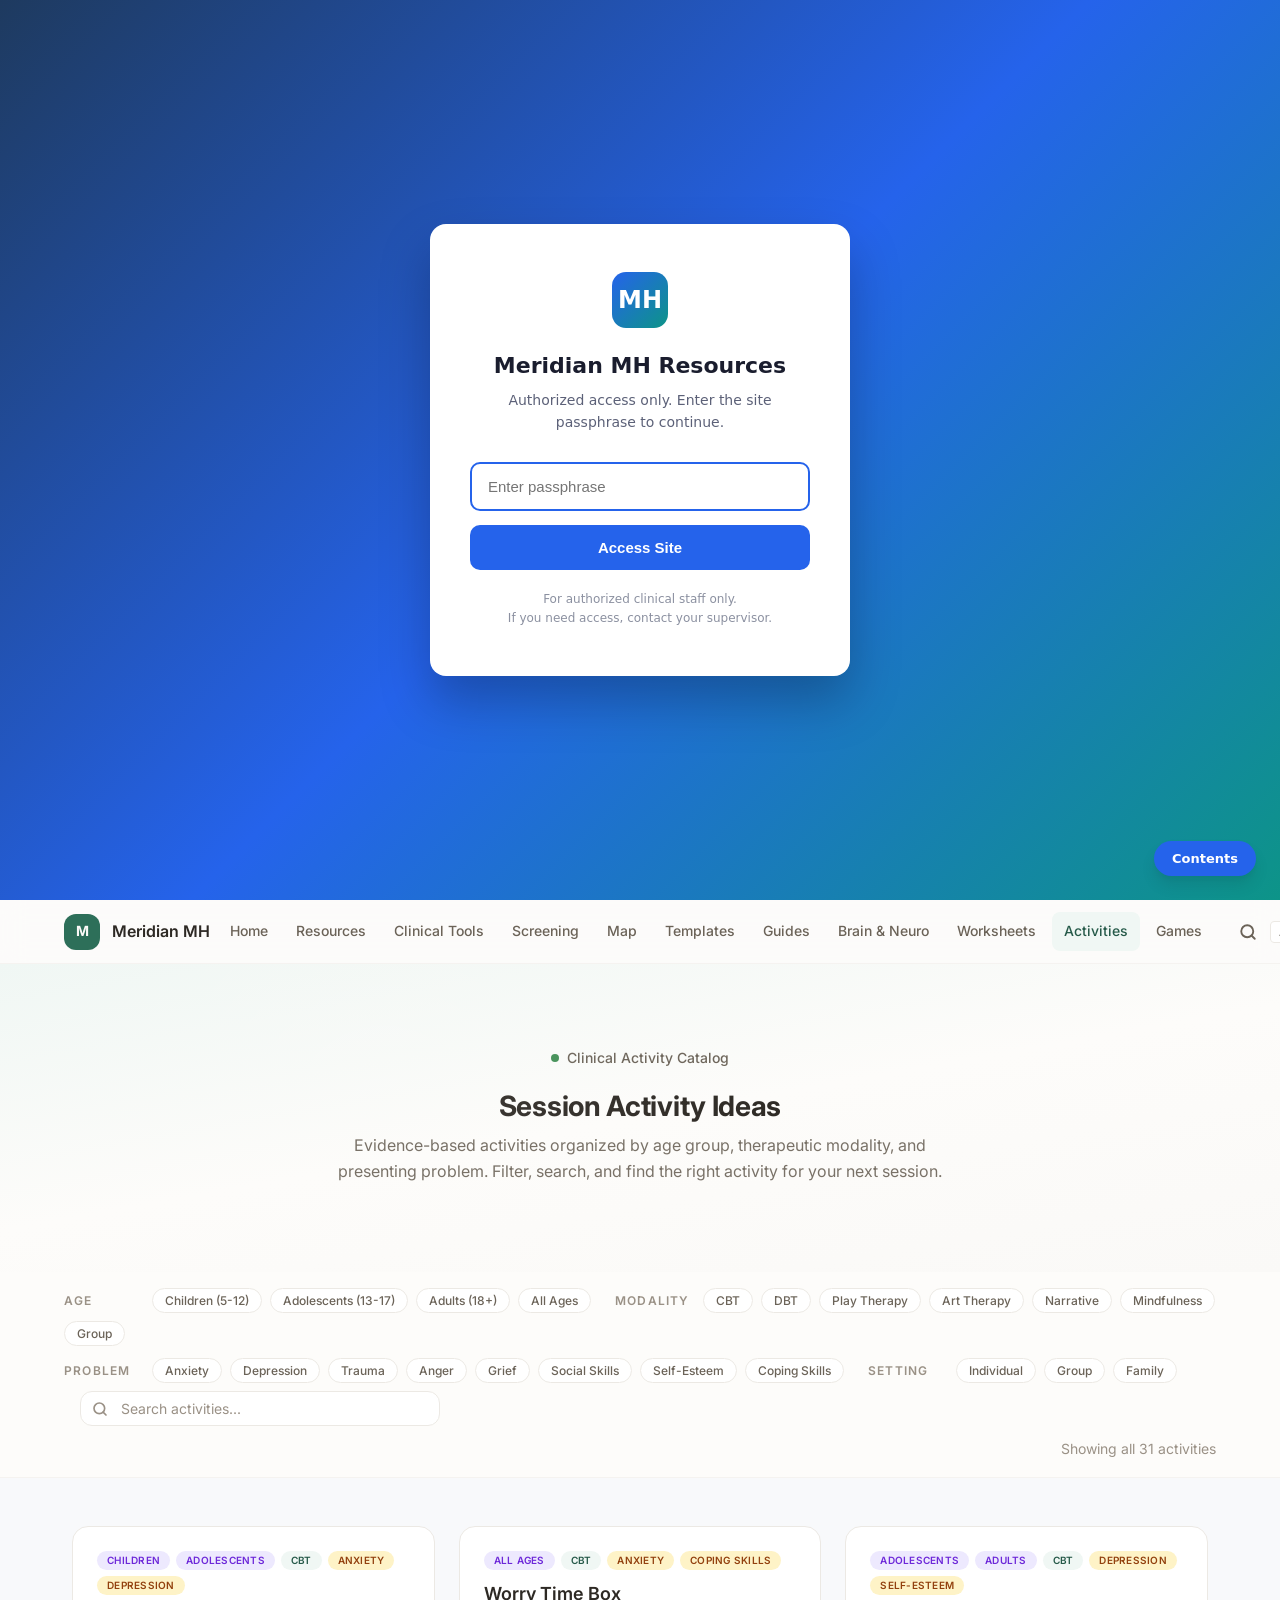
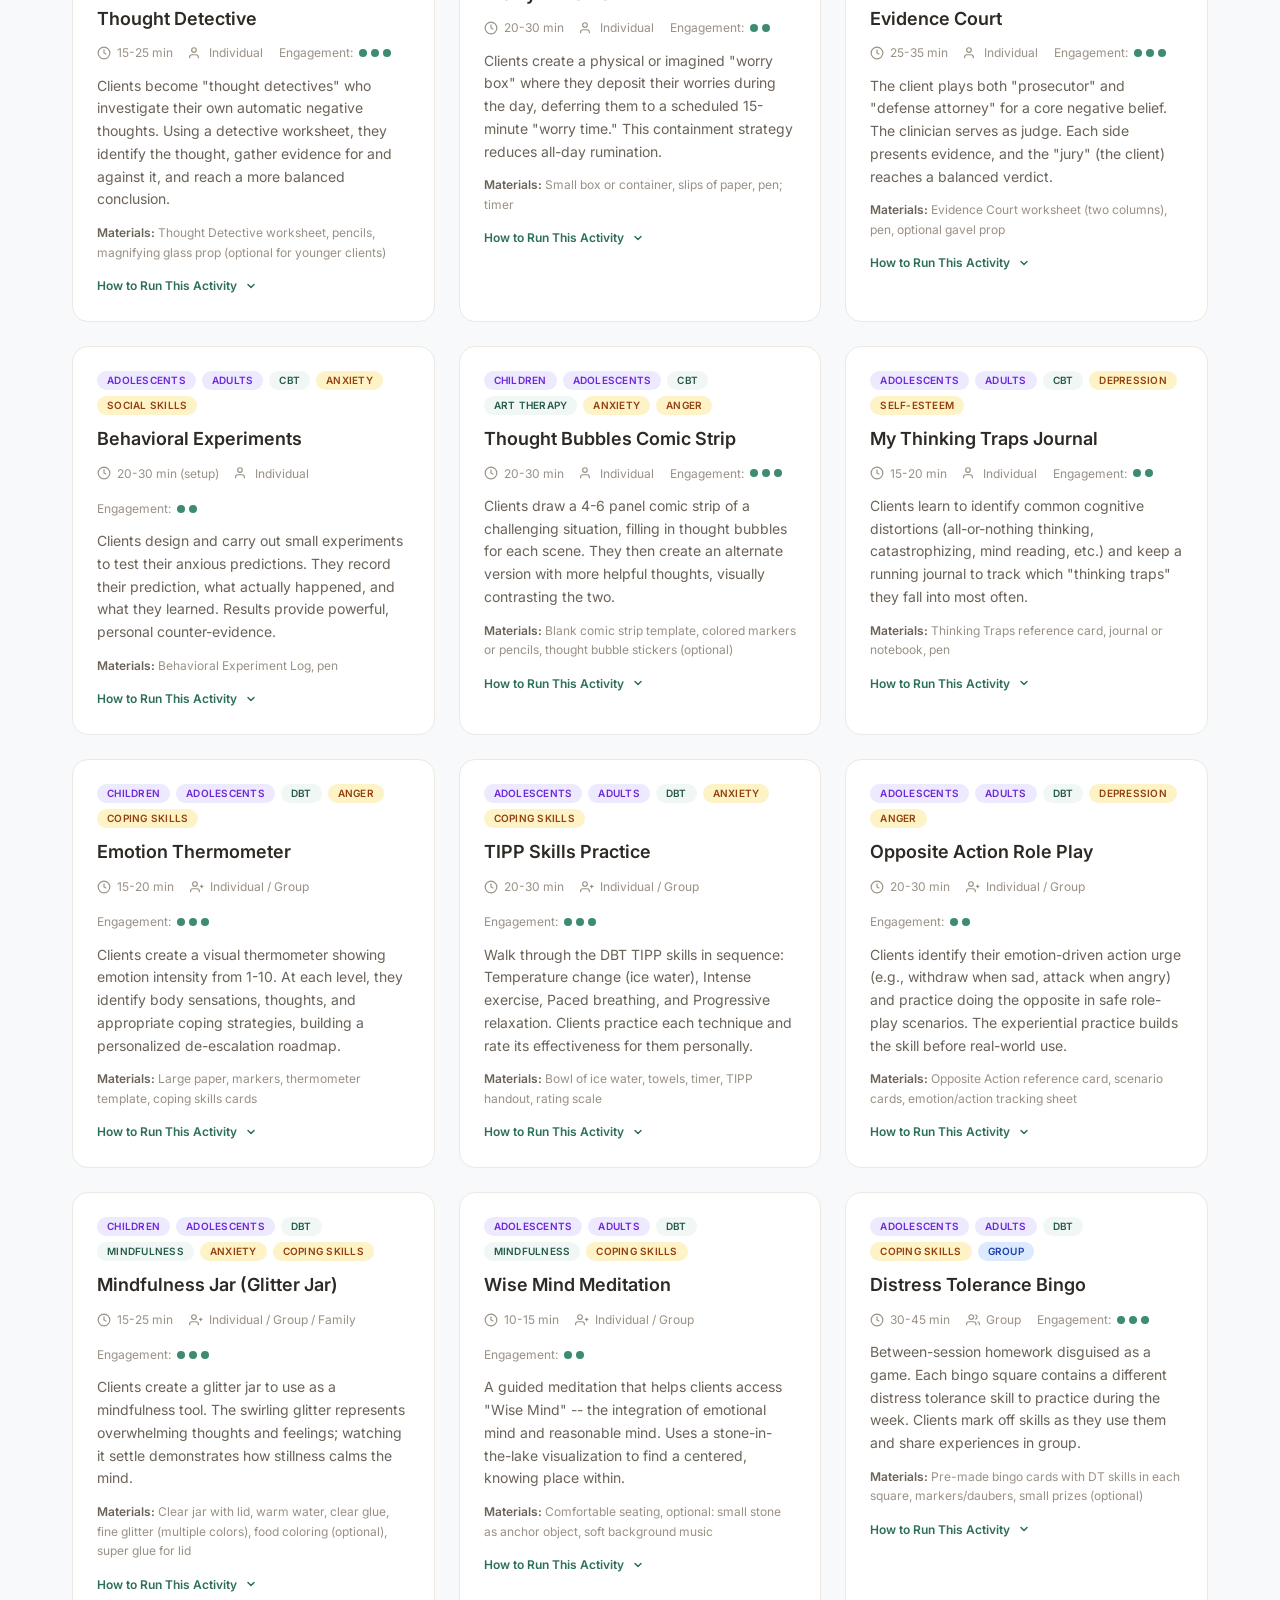
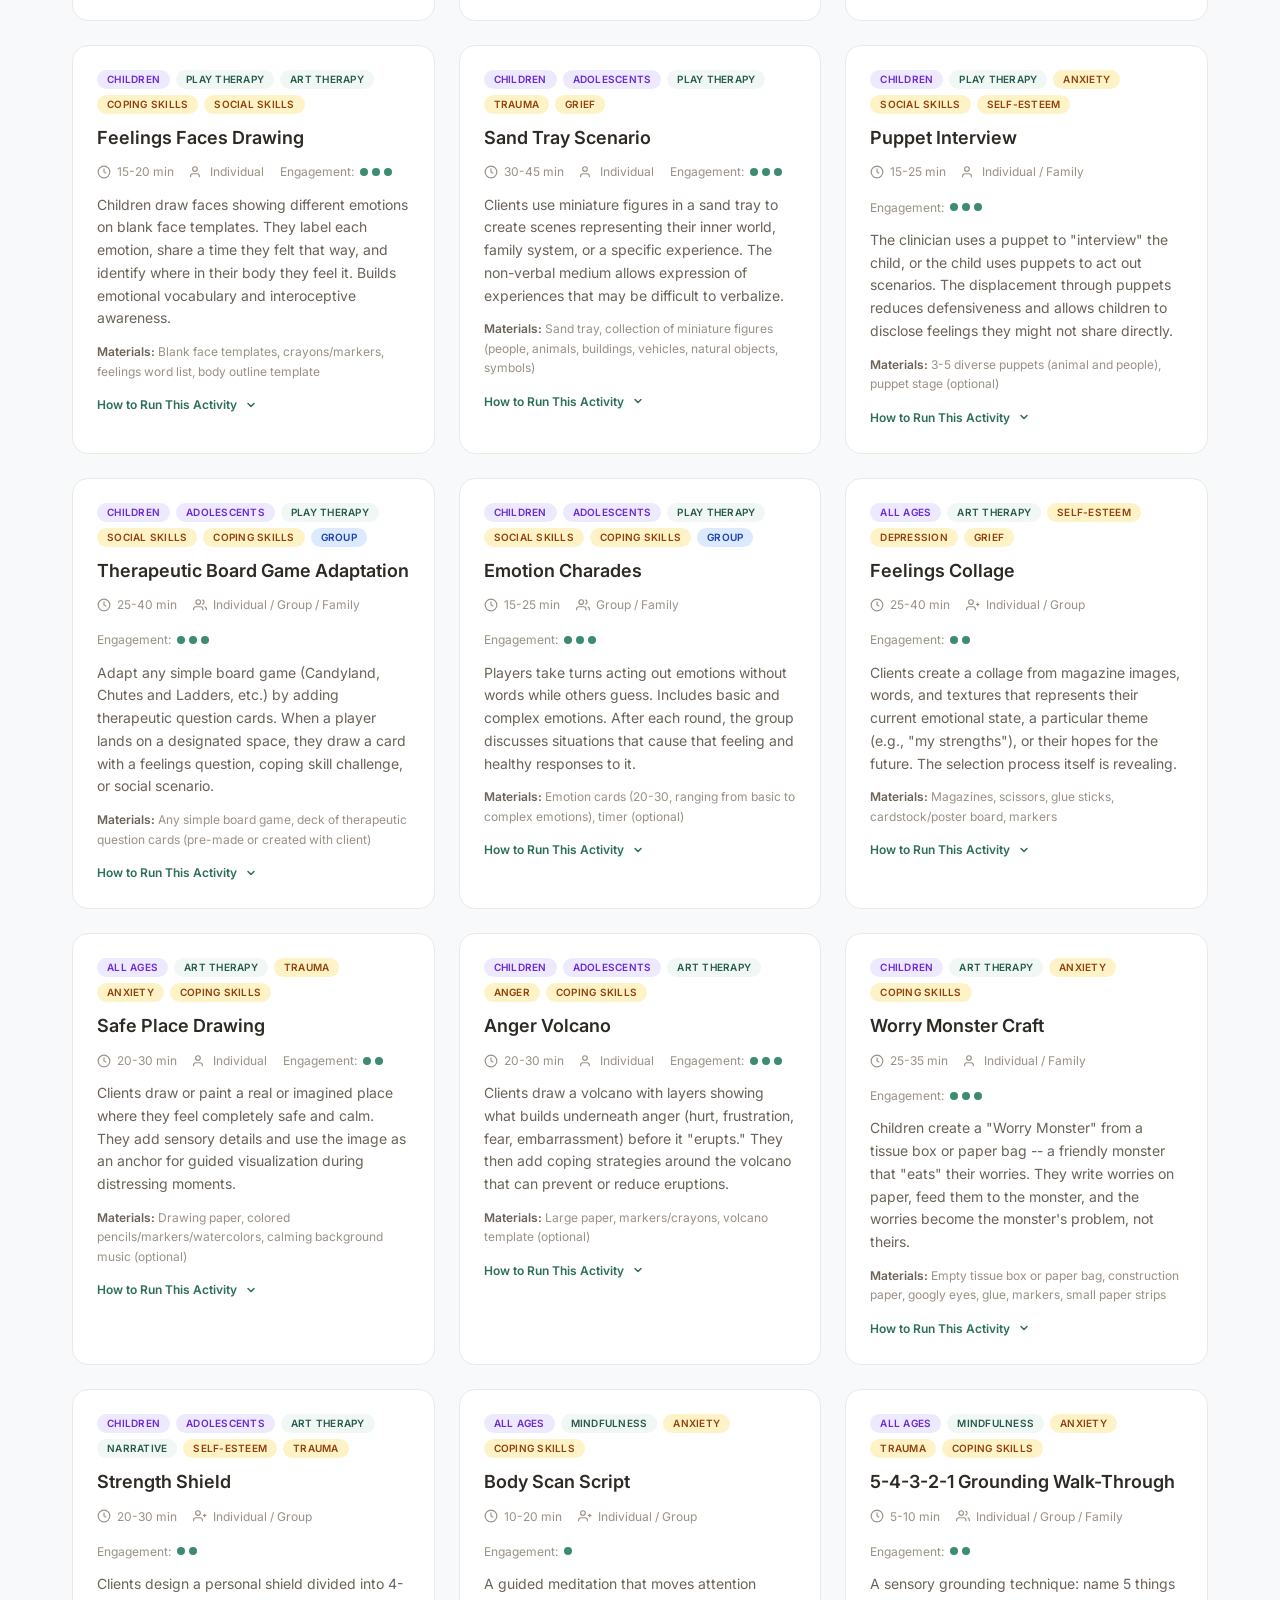
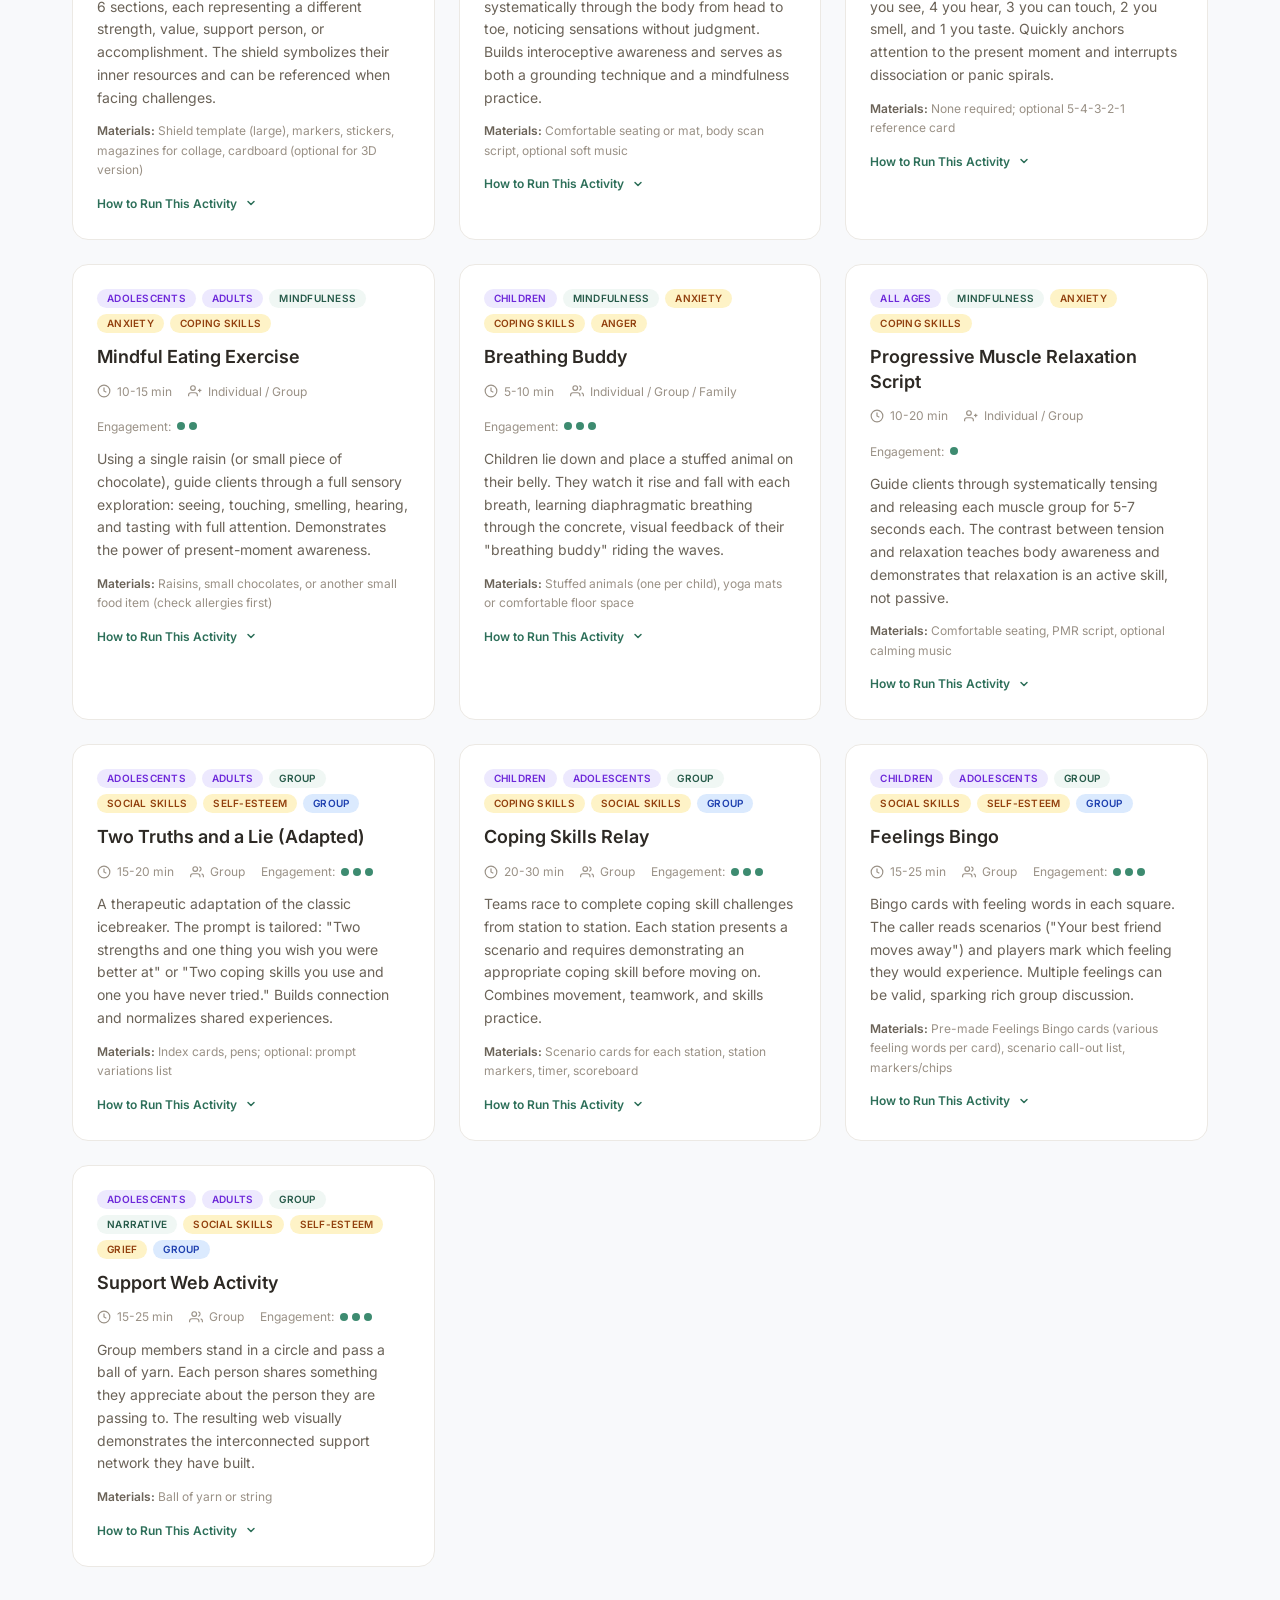
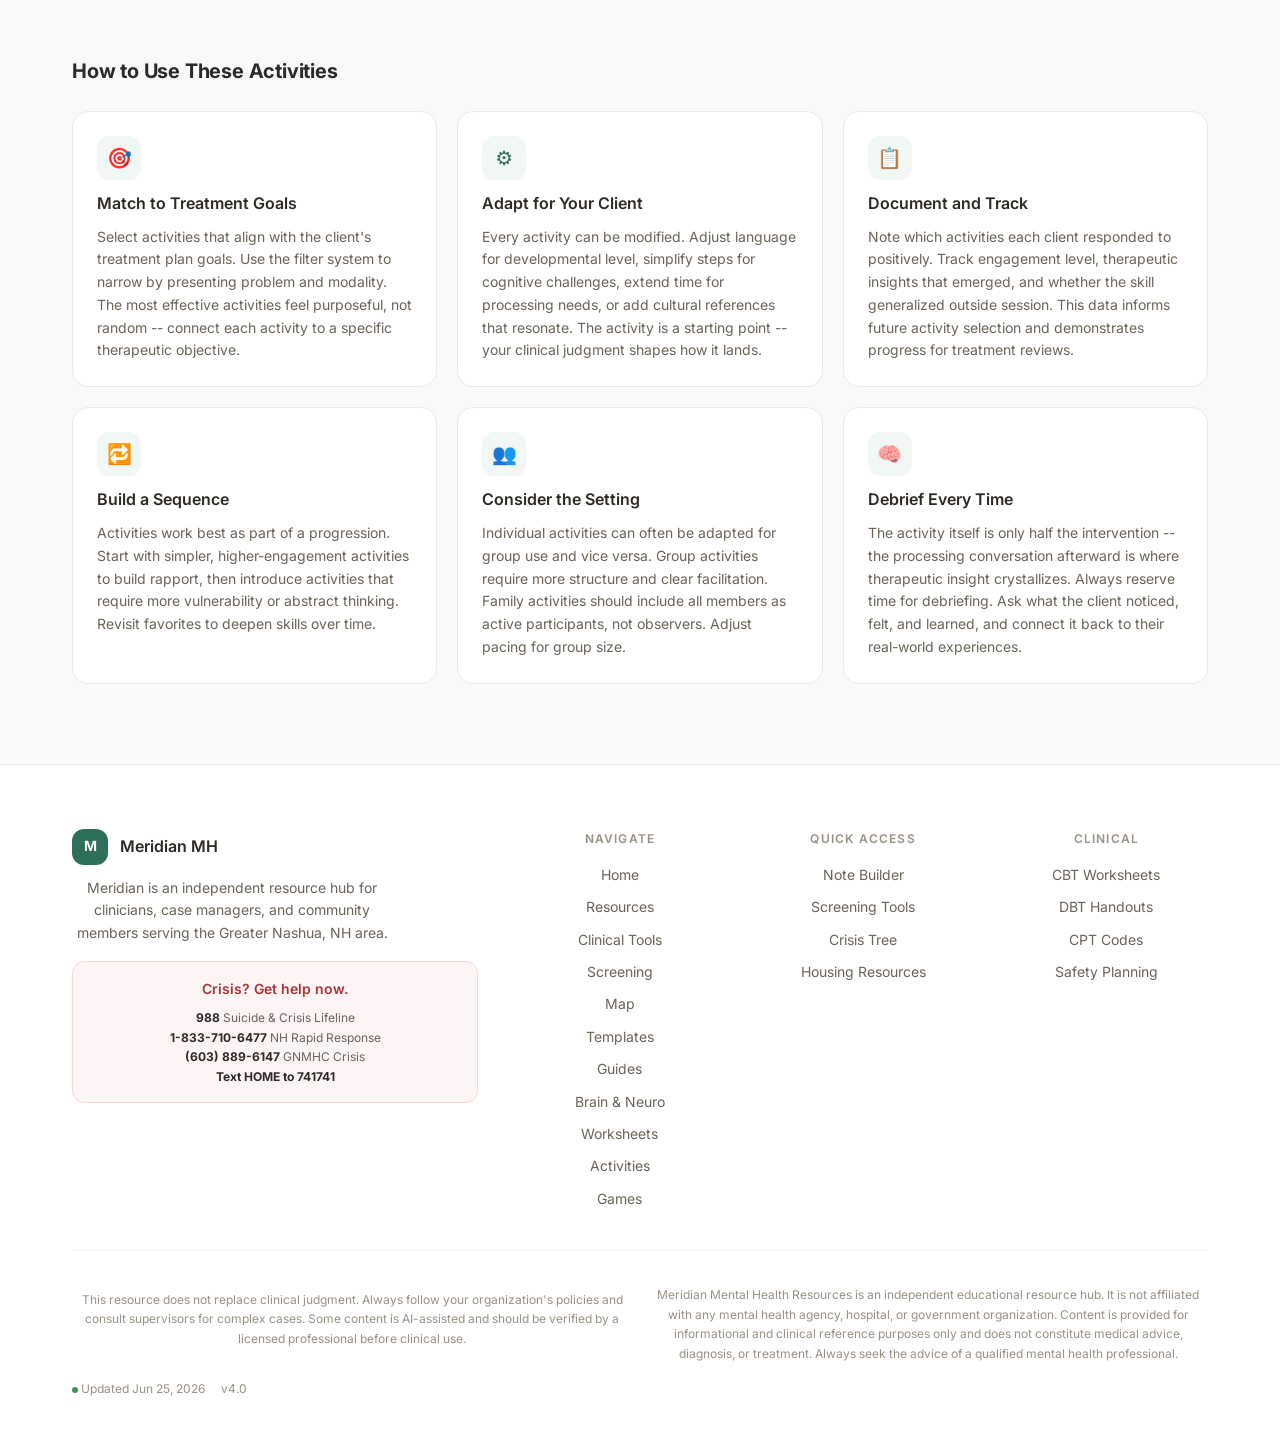
<file: activities.html>
<!DOCTYPE html>
<html lang="en">
<head>
<meta charset="UTF-8">
<meta name="viewport" content="width=device-width, initial-scale=1.0">
<title>Session Activities | Meridian Mental Health Resources</title>
<meta name="description" content="Searchable catalog of evidence-based therapeutic session activities organized by age, modality, and presenting problem. Ready to use in individual, group, and family sessions.">
<meta property="og:title" content="Session Activities | Meridian Mental Health Resources">
<meta property="og:description" content="Searchable catalog of evidence-based therapeutic session activities organized by age, modality, and presenting problem.">
<meta property="og:type" content="website">
<link rel="icon" type="image/svg+xml" href="favicon.svg">
<link rel="manifest" href="manifest.json">
<meta name="theme-color" content="#2d6f59">
<meta name="apple-mobile-web-app-capable" content="yes">
<meta name="apple-mobile-web-app-status-bar-style" content="black-translucent">
<link rel="stylesheet" href="css/design-system.css">
<link rel="stylesheet" href="css/style.css">
<script src="js/fontsize.js"></script>
<script src="js/a11y.js" defer></script>
<style>
/* ================================================================
   Activities Page — Layout & Component Overrides
   Page-specific styles only. Everything else from design-system.css.
   ================================================================ */

/* ---- Nav ---- */
.site-nav {
  position: sticky;
  top: 0;
  z-index: var(--ds-z-sticky);
  background: rgba(253, 252, 250, 0.85);
  backdrop-filter: blur(12px);
  -webkit-backdrop-filter: blur(12px);
  border-bottom: 1px solid var(--ds-border-subtle);
  height: var(--ds-header-height);
}
[data-theme="dark"] .site-nav {
  background: rgba(26, 25, 22, 0.85);
}
.site-nav__inner {
  max-width: var(--ds-container-xl);
  margin: 0 auto;
  padding: 0 var(--ds-space-6);
  height: 100%;
  display: flex;
  align-items: center;
  gap: var(--ds-space-2);
}
.site-nav__logo {
  display: flex;
  align-items: center;
  gap: var(--ds-space-3);
  text-decoration: none;
  flex-shrink: 0;
  margin-right: auto;
}
.site-nav__logo-mark {
  width: 36px;
  height: 36px;
  border-radius: var(--ds-radius-lg);
  background: var(--ds-primary-600);
  color: var(--ds-text-inverse);
  display: flex;
  align-items: center;
  justify-content: center;
  font-family: var(--ds-font-sans);
  font-size: var(--ds-text-sm);
  font-weight: var(--ds-weight-bold);
  letter-spacing: var(--ds-tracking-tight);
}
.site-nav__logo-text {
  font-family: var(--ds-font-sans);
  font-size: var(--ds-text-base);
  font-weight: var(--ds-weight-semibold);
  color: var(--ds-text-primary);
  white-space: nowrap;
}
.site-nav__links {
  display: flex;
  align-items: center;
  gap: var(--ds-space-1);
}
.site-nav__link {
  padding: var(--ds-space-2) var(--ds-space-3);
  border-radius: var(--ds-radius-md);
  font-family: var(--ds-font-sans);
  font-size: var(--ds-text-sm);
  font-weight: var(--ds-weight-medium);
  color: var(--ds-text-secondary);
  text-decoration: none;
  transition: color var(--ds-duration-fast) var(--ds-ease-default),
              background-color var(--ds-duration-fast) var(--ds-ease-default);
  white-space: nowrap;
}
.site-nav__link:hover {
  color: var(--ds-text-primary);
  background: var(--ds-surface-hover);
  text-decoration: none;
}
.site-nav__link--active {
  color: var(--ds-primary-700);
  background: var(--ds-primary-50);
}
[data-theme="dark"] .site-nav__link--active {
  color: var(--ds-primary-300);
  background: var(--ds-interactive-subtle);
}
.site-nav__controls {
  display: flex;
  align-items: center;
  gap: var(--ds-space-1);
  margin-left: var(--ds-space-2);
}
.site-nav__icon-btn {
  width: 36px;
  height: 36px;
  border-radius: var(--ds-radius-md);
  border: none;
  background: transparent;
  color: var(--ds-text-secondary);
  display: flex;
  align-items: center;
  justify-content: center;
  cursor: pointer;
  transition: background-color var(--ds-duration-fast) var(--ds-ease-default),
              color var(--ds-duration-fast) var(--ds-ease-default);
}
.site-nav__icon-btn:hover {
  background: var(--ds-surface-hover);
  color: var(--ds-text-primary);
}
.site-nav__font-controls {
  display: flex;
  align-items: center;
  gap: var(--ds-space-0-5);
}
.site-nav__font-btn {
  padding: var(--ds-space-1) var(--ds-space-2);
  border-radius: var(--ds-radius-sm);
  border: 1px solid var(--ds-border);
  background: var(--ds-surface);
  color: var(--ds-text-secondary);
  font-family: var(--ds-font-sans);
  font-size: var(--ds-text-xs);
  font-weight: var(--ds-weight-medium);
  cursor: pointer;
  transition: background-color var(--ds-duration-fast) var(--ds-ease-default),
              color var(--ds-duration-fast) var(--ds-ease-default);
  line-height: 1;
}
.site-nav__font-btn:hover {
  background: var(--ds-surface-hover);
  color: var(--ds-text-primary);
}
.site-nav__hamburger {
  display: none;
  flex-direction: column;
  gap: 4px;
  width: 36px;
  height: 36px;
  border: none;
  background: transparent;
  cursor: pointer;
  align-items: center;
  justify-content: center;
  border-radius: var(--ds-radius-md);
  padding: 0;
}
.site-nav__hamburger span {
  display: block;
  width: 18px;
  height: 2px;
  background: var(--ds-text-secondary);
  border-radius: 2px;
  transition: transform var(--ds-duration-normal) var(--ds-ease-default),
              opacity var(--ds-duration-normal) var(--ds-ease-default);
}
.site-nav__mobile-panel {
  display: none;
  position: fixed;
  top: var(--ds-header-height);
  left: 0;
  right: 0;
  background: var(--ds-surface);
  border-bottom: 1px solid var(--ds-border);
  padding: var(--ds-space-4) var(--ds-space-6);
  z-index: calc(var(--ds-z-sticky) - 1);
  flex-direction: column;
  gap: var(--ds-space-1);
  box-shadow: var(--ds-shadow-lg);
}
.site-nav__mobile-panel.is-open {
  display: flex;
}
.site-nav__mobile-link {
  padding: var(--ds-space-3) var(--ds-space-4);
  border-radius: var(--ds-radius-lg);
  font-family: var(--ds-font-sans);
  font-size: var(--ds-text-lg);
  font-weight: var(--ds-weight-medium);
  color: var(--ds-text-primary);
  text-decoration: none;
  transition: background-color var(--ds-duration-fast) var(--ds-ease-default);
}
.site-nav__mobile-link:hover {
  background: var(--ds-surface-hover);
  text-decoration: none;
}
.site-nav__mobile-link--active {
  color: var(--ds-primary-700);
  background: var(--ds-primary-50);
}
[data-theme="dark"] .site-nav__mobile-link--active {
  color: var(--ds-primary-300);
  background: var(--ds-interactive-subtle);
}

/* ---- Hero ---- */
.hero {
  background: linear-gradient(170deg, var(--ds-primary-50) 0%, var(--ds-cream) 50%, var(--ds-warm-gray-50) 100%);
  padding: var(--ds-space-20) 0 var(--ds-space-16);
}
[data-theme="dark"] .hero {
  background: linear-gradient(170deg, rgba(61, 139, 112, 0.08) 0%, var(--ds-page-bg) 50%, var(--ds-page-bg) 100%);
}
.hero__inner {
  max-width: var(--ds-container-xl);
  margin: 0 auto;
  padding: 0 var(--ds-space-6);
  text-align: center;
}
.hero__overline {
  display: inline-flex;
  align-items: center;
  gap: var(--ds-space-2);
  margin-bottom: var(--ds-space-5);
}
.hero__overline-dot {
  width: 8px;
  height: 8px;
  border-radius: 50%;
  background: var(--ds-success-500);
}
.hero__title {
  font-family: var(--ds-font-sans);
  font-size: var(--ds-text-4xl);
  font-weight: var(--ds-weight-bold);
  line-height: var(--ds-leading-tight);
  letter-spacing: var(--ds-tracking-tight);
  color: var(--ds-text-primary);
  max-width: 720px;
  margin: 0 auto var(--ds-space-5);
}
.hero__subtitle {
  font-family: var(--ds-font-sans);
  font-size: var(--ds-text-lg);
  font-weight: var(--ds-weight-regular);
  line-height: var(--ds-leading-relaxed);
  color: var(--ds-text-secondary);
  max-width: 620px;
  margin: 0 auto;
}

/* ---- Filter Bar ---- */
.filter-bar {
  position: sticky;
  top: var(--ds-header-height);
  z-index: calc(var(--ds-z-sticky) - 2);
  background: rgba(253, 252, 250, 0.92);
  backdrop-filter: blur(10px);
  -webkit-backdrop-filter: blur(10px);
  border-bottom: 1px solid var(--ds-border-subtle);
  padding: var(--ds-space-4) 0;
}
[data-theme="dark"] .filter-bar {
  background: rgba(26, 25, 22, 0.92);
}
.filter-bar__inner {
  max-width: var(--ds-container-xl);
  margin: 0 auto;
  padding: 0 var(--ds-space-6);
  display: flex;
  flex-direction: column;
  gap: var(--ds-space-3);
}
.filter-bar__row {
  display: flex;
  align-items: center;
  gap: var(--ds-space-2);
  flex-wrap: wrap;
}
.filter-bar__label {
  font-family: var(--ds-font-sans);
  font-size: var(--ds-text-xs);
  font-weight: var(--ds-weight-semibold);
  color: var(--ds-text-muted);
  text-transform: uppercase;
  letter-spacing: var(--ds-tracking-widest);
  flex-shrink: 0;
  min-width: 80px;
}
.filter-pill {
  display: inline-flex;
  align-items: center;
  padding: var(--ds-space-1) var(--ds-space-3);
  border-radius: var(--ds-radius-full);
  border: 1px solid var(--ds-border);
  background: var(--ds-surface);
  font-family: var(--ds-font-sans);
  font-size: var(--ds-text-xs);
  font-weight: var(--ds-weight-medium);
  color: var(--ds-text-secondary);
  cursor: pointer;
  transition: all var(--ds-duration-fast) var(--ds-ease-default);
  white-space: nowrap;
  user-select: none;
}
.filter-pill:hover {
  border-color: var(--ds-primary-300);
  color: var(--ds-primary-700);
  background: var(--ds-primary-50);
}
.filter-pill.active {
  border-color: var(--ds-primary-600);
  background: var(--ds-primary-600);
  color: var(--ds-text-inverse);
}
[data-theme="dark"] .filter-pill.active {
  background: var(--ds-primary-500);
  border-color: var(--ds-primary-500);
}
.filter-bar__search {
  position: relative;
  flex: 1;
  min-width: 200px;
  max-width: 360px;
}
.filter-bar__search-icon {
  position: absolute;
  left: var(--ds-space-3);
  top: 50%;
  transform: translateY(-50%);
  color: var(--ds-text-muted);
  pointer-events: none;
}
.filter-bar__search-input {
  width: 100%;
  padding: var(--ds-space-2) var(--ds-space-3) var(--ds-space-2) var(--ds-space-10);
  font-family: var(--ds-font-sans);
  font-size: var(--ds-text-sm);
  color: var(--ds-text-primary);
  background: var(--ds-surface);
  border: 1px solid var(--ds-border);
  border-radius: var(--ds-radius-lg);
  outline: none;
  transition: border-color var(--ds-duration-fast) var(--ds-ease-default),
              box-shadow var(--ds-duration-fast) var(--ds-ease-default);
  -webkit-appearance: none;
}
.filter-bar__search-input::placeholder {
  color: var(--ds-text-muted);
}
.filter-bar__search-input:focus {
  border-color: var(--ds-border-focus);
  box-shadow: var(--ds-focus-ring);
}
.filter-bar__count {
  font-family: var(--ds-font-sans);
  font-size: var(--ds-text-sm);
  color: var(--ds-text-muted);
  margin-left: auto;
  flex-shrink: 0;
}
.filter-bar__clear {
  font-family: var(--ds-font-sans);
  font-size: var(--ds-text-xs);
  font-weight: var(--ds-weight-medium);
  color: var(--ds-primary-600);
  background: none;
  border: none;
  cursor: pointer;
  padding: var(--ds-space-1) var(--ds-space-2);
  border-radius: var(--ds-radius-sm);
  transition: background-color var(--ds-duration-fast) var(--ds-ease-default);
  display: none;
}
.filter-bar__clear.visible {
  display: inline-flex;
}
.filter-bar__clear:hover {
  background: var(--ds-primary-50);
}

/* ---- Activity Cards Grid ---- */
.activities-grid {
  display: grid;
  grid-template-columns: repeat(3, 1fr);
  gap: var(--ds-space-6);
}

/* ---- Activity Card ---- */
.activity-card {
  background: var(--ds-surface);
  border: 1px solid var(--ds-border);
  border-radius: var(--ds-radius-xl);
  padding: var(--ds-space-6);
  display: flex;
  flex-direction: column;
  gap: var(--ds-space-3);
  transition: box-shadow var(--ds-duration-normal) var(--ds-ease-default),
              transform var(--ds-duration-normal) var(--ds-ease-default),
              border-color var(--ds-duration-fast) var(--ds-ease-default);
}
.activity-card:hover {
  box-shadow: var(--ds-shadow-lg);
  transform: translateY(-3px);
}
.activity-card.hidden {
  display: none;
}

/* Card header: badges row */
.activity-card__badges {
  display: flex;
  flex-wrap: wrap;
  gap: var(--ds-space-1-5);
  align-items: center;
}
.activity-card__badge {
  display: inline-flex;
  align-items: center;
  padding: var(--ds-space-0-5) var(--ds-space-2-5);
  border-radius: var(--ds-radius-full);
  font-family: var(--ds-font-sans);
  font-size: 10px;
  font-weight: var(--ds-weight-semibold);
  line-height: var(--ds-leading-normal);
  white-space: nowrap;
  letter-spacing: var(--ds-tracking-wide);
  text-transform: uppercase;
}
.activity-card__badge--age {
  background: #ede9fe;
  color: #6d28d9;
}
[data-theme="dark"] .activity-card__badge--age {
  background: rgba(109, 40, 217, 0.15);
  color: #c4b5fd;
}
.activity-card__badge--modality {
  background: var(--ds-primary-50);
  color: var(--ds-primary-700);
}
[data-theme="dark"] .activity-card__badge--modality {
  background: rgba(61, 139, 112, 0.15);
  color: var(--ds-primary-300);
}
.activity-card__badge--problem {
  background: #fef3c7;
  color: #92400e;
}
[data-theme="dark"] .activity-card__badge--problem {
  background: rgba(146, 64, 14, 0.15);
  color: #fcd34d;
}
.activity-card__badge--setting {
  background: #dbeafe;
  color: #1e40af;
}
[data-theme="dark"] .activity-card__badge--setting {
  background: rgba(30, 64, 175, 0.15);
  color: #93c5fd;
}

/* Card title */
.activity-card__title {
  font-family: var(--ds-font-sans);
  font-size: var(--ds-text-lg);
  font-weight: var(--ds-weight-semibold);
  color: var(--ds-text-primary);
  line-height: var(--ds-leading-snug);
}

/* Card meta row */
.activity-card__meta {
  display: flex;
  align-items: center;
  gap: var(--ds-space-4);
  flex-wrap: wrap;
}
.activity-card__meta-item {
  display: inline-flex;
  align-items: center;
  gap: var(--ds-space-1-5);
  font-family: var(--ds-font-sans);
  font-size: var(--ds-text-xs);
  color: var(--ds-text-muted);
}
.activity-card__meta-item svg {
  flex-shrink: 0;
}

/* Card description */
.activity-card__desc {
  font-family: var(--ds-font-sans);
  font-size: var(--ds-text-sm);
  color: var(--ds-text-secondary);
  line-height: var(--ds-leading-relaxed);
}

/* Engagement dots */
.activity-card__engagement {
  display: flex;
  align-items: center;
  gap: var(--ds-space-1);
}
.activity-card__dot {
  width: 8px;
  height: 8px;
  border-radius: 50%;
  background: var(--ds-primary-500);
}
.activity-card__dot--empty {
  background: var(--ds-border);
}

/* Materials list */
.activity-card__materials {
  font-family: var(--ds-font-sans);
  font-size: var(--ds-text-xs);
  color: var(--ds-text-muted);
  line-height: var(--ds-leading-relaxed);
}
.activity-card__materials strong {
  color: var(--ds-text-secondary);
  font-weight: var(--ds-weight-semibold);
}

/* Expandable sections */
.activity-card__expand {
  border: none;
  background: none;
  display: flex;
  align-items: center;
  gap: var(--ds-space-2);
  font-family: var(--ds-font-sans);
  font-size: var(--ds-text-xs);
  font-weight: var(--ds-weight-semibold);
  color: var(--ds-primary-600);
  cursor: pointer;
  padding: var(--ds-space-1) 0;
  transition: color var(--ds-duration-fast) var(--ds-ease-default);
}
.activity-card__expand:hover {
  color: var(--ds-primary-700);
}
.activity-card__expand svg {
  transition: transform var(--ds-duration-fast) var(--ds-ease-default);
}
.activity-card__expand.open svg {
  transform: rotate(180deg);
}
.activity-card__details {
  display: none;
  flex-direction: column;
  gap: var(--ds-space-3);
  padding-top: var(--ds-space-2);
}
.activity-card__details.open {
  display: flex;
}

/* Steps list */
.activity-card__steps {
  list-style: none;
  padding: 0;
  margin: 0;
  counter-reset: step-counter;
  display: flex;
  flex-direction: column;
  gap: var(--ds-space-2);
}
.activity-card__steps li {
  counter-increment: step-counter;
  position: relative;
  padding-left: var(--ds-space-7);
  font-family: var(--ds-font-sans);
  font-size: var(--ds-text-xs);
  color: var(--ds-text-secondary);
  line-height: var(--ds-leading-relaxed);
}
.activity-card__steps li::before {
  content: counter(step-counter);
  position: absolute;
  left: 0;
  top: 1px;
  width: 20px;
  height: 20px;
  border-radius: 50%;
  background: var(--ds-primary-50);
  color: var(--ds-primary-700);
  font-size: 10px;
  font-weight: var(--ds-weight-bold);
  display: flex;
  align-items: center;
  justify-content: center;
}
[data-theme="dark"] .activity-card__steps li::before {
  background: rgba(61, 139, 112, 0.15);
  color: var(--ds-primary-300);
}

/* Rationale callout */
.activity-card__rationale {
  background: var(--ds-primary-50);
  border-left: 3px solid var(--ds-primary-400);
  border-radius: 0 var(--ds-radius-md) var(--ds-radius-md) 0;
  padding: var(--ds-space-3) var(--ds-space-4);
  font-family: var(--ds-font-sans);
  font-size: var(--ds-text-xs);
  color: var(--ds-text-secondary);
  line-height: var(--ds-leading-relaxed);
}
[data-theme="dark"] .activity-card__rationale {
  background: rgba(61, 139, 112, 0.08);
  border-left-color: var(--ds-primary-500);
}
.activity-card__rationale strong {
  display: block;
  color: var(--ds-primary-700);
  font-weight: var(--ds-weight-semibold);
  margin-bottom: var(--ds-space-1);
  font-size: 10px;
  text-transform: uppercase;
  letter-spacing: var(--ds-tracking-widest);
}
[data-theme="dark"] .activity-card__rationale strong {
  color: var(--ds-primary-300);
}

/* No results message */
.no-results {
  grid-column: 1 / -1;
  text-align: center;
  padding: var(--ds-space-16) var(--ds-space-6);
  display: none;
}
.no-results.visible {
  display: block;
}
.no-results__icon {
  font-size: 48px;
  margin-bottom: var(--ds-space-4);
}
.no-results__title {
  font-family: var(--ds-font-sans);
  font-size: var(--ds-text-xl);
  font-weight: var(--ds-weight-semibold);
  color: var(--ds-text-primary);
  margin-bottom: var(--ds-space-2);
}
.no-results__desc {
  font-family: var(--ds-font-sans);
  font-size: var(--ds-text-sm);
  color: var(--ds-text-secondary);
}

/* ---- Section Header ---- */
.section-header {
  display: flex;
  align-items: baseline;
  justify-content: space-between;
  gap: var(--ds-space-4);
  margin-bottom: var(--ds-space-6);
}
.section-header__title {
  font-family: var(--ds-font-sans);
  font-size: var(--ds-text-2xl);
  font-weight: var(--ds-weight-bold);
  color: var(--ds-text-primary);
  letter-spacing: var(--ds-tracking-tight);
}

/* ---- Guidance Grid ---- */
.guidance-grid {
  display: grid;
  grid-template-columns: repeat(3, 1fr);
  gap: var(--ds-space-5);
}
.guidance-card {
  background: var(--ds-surface);
  border: 1px solid var(--ds-border);
  border-radius: var(--ds-radius-xl);
  padding: var(--ds-space-6);
  display: flex;
  flex-direction: column;
  gap: var(--ds-space-3);
}
.guidance-card__icon {
  width: 44px;
  height: 44px;
  border-radius: var(--ds-radius-lg);
  display: flex;
  align-items: center;
  justify-content: center;
  font-size: 20px;
  flex-shrink: 0;
  background: var(--ds-primary-50);
  color: var(--ds-primary-600);
}
[data-theme="dark"] .guidance-card__icon {
  background: rgba(61, 139, 112, 0.12);
  color: var(--ds-primary-400);
}
.guidance-card__title {
  font-family: var(--ds-font-sans);
  font-size: var(--ds-text-base);
  font-weight: var(--ds-weight-semibold);
  color: var(--ds-text-primary);
  line-height: var(--ds-leading-snug);
}
.guidance-card__desc {
  font-family: var(--ds-font-sans);
  font-size: var(--ds-text-sm);
  color: var(--ds-text-secondary);
  line-height: var(--ds-leading-relaxed);
}

/* ---- Footer ---- */
.site-footer {
  background: var(--ds-surface);
  border-top: 1px solid var(--ds-border);
  padding: var(--ds-space-16) 0 var(--ds-space-8);
  margin-top: 0;
}
.footer__grid {
  display: grid;
  grid-template-columns: 2fr 1fr 1fr 1fr;
  gap: var(--ds-space-10);
  margin-bottom: var(--ds-space-10);
}
.footer__brand-desc {
  font-family: var(--ds-font-sans);
  font-size: var(--ds-text-sm);
  color: var(--ds-text-secondary);
  line-height: var(--ds-leading-relaxed);
  margin-top: var(--ds-space-3);
  max-width: 320px;
}
.footer__col-title {
  font-family: var(--ds-font-sans);
  font-size: var(--ds-text-xs);
  font-weight: var(--ds-weight-semibold);
  color: var(--ds-text-muted);
  text-transform: uppercase;
  letter-spacing: var(--ds-tracking-widest);
  margin-bottom: var(--ds-space-4);
}
.footer__links {
  list-style: none;
  padding: 0;
  margin: 0;
  display: flex;
  flex-direction: column;
  gap: var(--ds-space-2-5);
}
.footer__links a {
  font-family: var(--ds-font-sans);
  font-size: var(--ds-text-sm);
  color: var(--ds-text-secondary);
  text-decoration: none;
  transition: color var(--ds-duration-fast) var(--ds-ease-default);
}
.footer__links a:hover {
  color: var(--ds-text-primary);
}
.footer__crisis-box {
  background: var(--ds-status-danger-bg);
  border: 1px solid var(--ds-danger-200);
  border-radius: var(--ds-radius-lg);
  padding: var(--ds-space-4);
  margin-top: var(--ds-space-4);
}
[data-theme="dark"] .footer__crisis-box {
  border-color: rgba(220, 95, 95, 0.2);
}
.footer__crisis-title {
  font-family: var(--ds-font-sans);
  font-size: var(--ds-text-sm);
  font-weight: var(--ds-weight-semibold);
  color: var(--ds-status-danger-text);
  margin-bottom: var(--ds-space-2);
}
.footer__crisis-numbers {
  font-family: var(--ds-font-sans);
  font-size: var(--ds-text-xs);
  color: var(--ds-text-secondary);
  line-height: var(--ds-leading-relaxed);
}
.footer__crisis-numbers strong {
  color: var(--ds-text-primary);
}
.footer__bottom {
  border-top: 1px solid var(--ds-border-subtle);
  padding-top: var(--ds-space-6);
  display: flex;
  align-items: center;
  justify-content: space-between;
  flex-wrap: wrap;
  gap: var(--ds-space-4);
}
.footer__disclaimer {
  font-family: var(--ds-font-sans);
  font-size: var(--ds-text-xs);
  color: var(--ds-text-muted);
  line-height: var(--ds-leading-relaxed);
  max-width: 560px;
}
.footer__meta {
  display: flex;
  align-items: center;
  gap: var(--ds-space-4);
  font-family: var(--ds-font-sans);
  font-size: var(--ds-text-xs);
  color: var(--ds-text-muted);
}
.footer__status-dot {
  width: 6px;
  height: 6px;
  border-radius: 50%;
  background: var(--ds-success-500);
  display: inline-block;
}

/* ---- Responsive ---- */
@media (max-width: 1023px) {
  .activities-grid {
    grid-template-columns: repeat(2, 1fr);
  }
  .guidance-grid {
    grid-template-columns: repeat(2, 1fr);
  }
  .footer__grid {
    grid-template-columns: 1fr 1fr;
    gap: var(--ds-space-8);
  }
}
@media (max-width: 639px) {
  .site-nav__links,
  .site-nav__font-controls {
    display: none;
  }
  .site-nav__hamburger {
    display: flex;
  }
  .hero {
    padding: var(--ds-space-12) 0 var(--ds-space-10);
  }
  .hero__title {
    font-size: var(--ds-text-3xl);
  }
  .hero__subtitle {
    font-size: var(--ds-text-base);
  }
  .activities-grid {
    grid-template-columns: 1fr;
  }
  .guidance-grid {
    grid-template-columns: 1fr;
  }
  .footer__grid {
    grid-template-columns: 1fr;
    gap: var(--ds-space-8);
  }
  .footer__bottom {
    flex-direction: column;
    align-items: flex-start;
  }
  .section-header {
    flex-direction: column;
    gap: var(--ds-space-2);
  }
  .filter-bar__row {
    gap: var(--ds-space-1-5);
  }
  .filter-bar__label {
    min-width: auto;
    width: 100%;
  }
  .filter-bar__search {
    max-width: 100%;
  }
}
</style>
</head>
<body>
<script src="js/auth-gate.js"></script>

<a href="#main-content" class="ds-sr-only" style="position:absolute;top:-40px;left:0;background:var(--ds-surface);padding:8px 16px;z-index:100;font-size:14px;transition:top 0.2s" onfocus="this.style.top='0'" onblur="this.style.top='-40px'">Skip to main content</a>

<!-- ============================================================
     NAVIGATION
     ============================================================ -->
<nav class="site-nav" role="navigation" aria-label="Main navigation">
  <div class="site-nav__inner">

    <a href="index.html" class="site-nav__logo" id="siteLogo">
      <div class="site-nav__logo-mark">M</div>
      <span class="site-nav__logo-text">Meridian MH</span>
    </a>

    <div class="site-nav__links">
      <a href="index.html" class="site-nav__link">Home</a>
      <a href="resources.html" class="site-nav__link">Resources</a>
      <a href="tools.html" class="site-nav__link">Clinical Tools</a>
      <a href="screening.html" class="site-nav__link">Screening</a>
      <a href="map.html" class="site-nav__link">Map</a>
      <a href="templates.html" class="site-nav__link">Templates</a>
      <a href="guide.html" class="site-nav__link">Guides</a>
      <a href="neurobiology.html" class="site-nav__link">Brain &amp; Neuro</a>
      <a href="worksheets.html" class="site-nav__link">Worksheets</a>
      <a href="activities.html" class="site-nav__link site-nav__link--active">Activities</a>
      <a href="games.html" class="site-nav__link">Games</a>
    </div>

    <div class="site-nav__controls">
      <button class="site-nav__icon-btn" onclick="toggleGlobalSearch()" title="Search (Ctrl+K)" aria-label="Search">
        <svg width="18" height="18" viewBox="0 0 24 24" fill="none" stroke="currentColor" stroke-width="2.5" stroke-linecap="round" stroke-linejoin="round"><circle cx="11" cy="11" r="8"/><line x1="21" y1="21" x2="16.65" y2="16.65"/></svg>
      </button>

      <div class="site-nav__font-controls">
        <button class="site-nav__font-btn" onclick="mhFontDecrease()" title="Decrease font size" aria-label="Decrease font size">A-</button>
        <button class="site-nav__font-btn" onclick="mhFontIncrease()" title="Increase font size" aria-label="Increase font size">A+</button>
      </div>

      <button class="site-nav__icon-btn" id="themeToggleBtn" onclick="toggleTheme()" title="Toggle dark mode" aria-label="Toggle dark mode">
        <svg width="18" height="18" viewBox="0 0 24 24" fill="none" stroke="currentColor" stroke-width="2" stroke-linecap="round" stroke-linejoin="round"><path d="M21 12.79A9 9 0 1 1 11.21 3 7 7 0 0 0 21 12.79z"/></svg>
      </button>

      <button class="site-nav__hamburger" id="hamburgerBtn" onclick="toggleMobileNav()" aria-label="Toggle navigation menu" aria-expanded="false">
        <span></span><span></span><span></span>
      </button>
    </div>

  </div>
</nav>

<!-- Mobile slide-out panel -->
<div class="site-nav__mobile-panel" id="mobileNavPanel">
  <a href="index.html" class="site-nav__mobile-link">Home</a>
  <a href="resources.html" class="site-nav__mobile-link">Resources</a>
  <a href="tools.html" class="site-nav__mobile-link">Clinical Tools</a>
  <a href="screening.html" class="site-nav__mobile-link">Screening</a>
  <a href="map.html" class="site-nav__mobile-link">Map</a>
  <a href="templates.html" class="site-nav__mobile-link">Templates</a>
  <a href="guide.html" class="site-nav__mobile-link">Guides</a>
  <a href="neurobiology.html" class="site-nav__mobile-link">Brain &amp; Neuro</a>
  <a href="worksheets.html" class="site-nav__mobile-link">Worksheets</a>
  <a href="activities.html" class="site-nav__mobile-link site-nav__mobile-link--active">Activities</a>
  <a href="games.html" class="site-nav__mobile-link">Games</a>
</div>


<!-- ============================================================
     HERO
     ============================================================ -->
<section class="hero">
  <div class="hero__inner">
    <div class="hero__overline">
      <div class="hero__overline-dot"></div>
      <span style="font-family:var(--ds-font-sans);font-size:var(--ds-text-sm);font-weight:var(--ds-weight-medium);color:var(--ds-text-secondary)">Clinical Activity Catalog</span>
    </div>
    <h1 class="hero__title">Session Activity Ideas</h1>
    <p class="hero__subtitle">Evidence-based activities organized by age group, therapeutic modality, and presenting problem. Filter, search, and find the right activity for your next session.</p>
  </div>
</section>


<!-- ============================================================
     FILTER BAR
     ============================================================ -->
<div class="filter-bar" id="filterBar">
  <div class="filter-bar__inner">

    <!-- Row 1: Age + Modality -->
    <div class="filter-bar__row">
      <span class="filter-bar__label">Age</span>
      <button class="filter-pill" data-filter="age" data-value="children" onclick="toggleFilter(this)">Children (5-12)</button>
      <button class="filter-pill" data-filter="age" data-value="adolescents" onclick="toggleFilter(this)">Adolescents (13-17)</button>
      <button class="filter-pill" data-filter="age" data-value="adults" onclick="toggleFilter(this)">Adults (18+)</button>
      <button class="filter-pill" data-filter="age" data-value="all-ages" onclick="toggleFilter(this)">All Ages</button>

      <span class="filter-bar__label" style="margin-left:var(--ds-space-4)">Modality</span>
      <button class="filter-pill" data-filter="modality" data-value="cbt" onclick="toggleFilter(this)">CBT</button>
      <button class="filter-pill" data-filter="modality" data-value="dbt" onclick="toggleFilter(this)">DBT</button>
      <button class="filter-pill" data-filter="modality" data-value="play-therapy" onclick="toggleFilter(this)">Play Therapy</button>
      <button class="filter-pill" data-filter="modality" data-value="art-therapy" onclick="toggleFilter(this)">Art Therapy</button>
      <button class="filter-pill" data-filter="modality" data-value="narrative" onclick="toggleFilter(this)">Narrative</button>
      <button class="filter-pill" data-filter="modality" data-value="mindfulness" onclick="toggleFilter(this)">Mindfulness</button>
      <button class="filter-pill" data-filter="modality" data-value="group" onclick="toggleFilter(this)">Group</button>
    </div>

    <!-- Row 2: Problem + Setting + Search -->
    <div class="filter-bar__row">
      <span class="filter-bar__label">Problem</span>
      <button class="filter-pill" data-filter="problem" data-value="anxiety" onclick="toggleFilter(this)">Anxiety</button>
      <button class="filter-pill" data-filter="problem" data-value="depression" onclick="toggleFilter(this)">Depression</button>
      <button class="filter-pill" data-filter="problem" data-value="trauma" onclick="toggleFilter(this)">Trauma</button>
      <button class="filter-pill" data-filter="problem" data-value="anger" onclick="toggleFilter(this)">Anger</button>
      <button class="filter-pill" data-filter="problem" data-value="grief" onclick="toggleFilter(this)">Grief</button>
      <button class="filter-pill" data-filter="problem" data-value="social-skills" onclick="toggleFilter(this)">Social Skills</button>
      <button class="filter-pill" data-filter="problem" data-value="self-esteem" onclick="toggleFilter(this)">Self-Esteem</button>
      <button class="filter-pill" data-filter="problem" data-value="coping-skills" onclick="toggleFilter(this)">Coping Skills</button>

      <span class="filter-bar__label" style="margin-left:var(--ds-space-4)">Setting</span>
      <button class="filter-pill" data-filter="setting" data-value="individual" onclick="toggleFilter(this)">Individual</button>
      <button class="filter-pill" data-filter="setting" data-value="group" onclick="toggleFilter(this)">Group</button>
      <button class="filter-pill" data-filter="setting" data-value="family" onclick="toggleFilter(this)">Family</button>

      <div class="filter-bar__search" style="margin-left:var(--ds-space-4)">
        <svg class="filter-bar__search-icon" width="16" height="16" viewBox="0 0 24 24" fill="none" stroke="currentColor" stroke-width="2.5" stroke-linecap="round" stroke-linejoin="round"><circle cx="11" cy="11" r="8"/><line x1="21" y1="21" x2="16.65" y2="16.65"/></svg>
        <input type="text" class="filter-bar__search-input" id="activitySearch" placeholder="Search activities..." oninput="applyFilters()">
      </div>
    </div>

    <!-- Row 3: Count + Clear -->
    <div class="filter-bar__row">
      <span class="filter-bar__count" id="filterCount">Showing all 28 activities</span>
      <button class="filter-bar__clear" id="clearFilters" onclick="clearAllFilters()">Clear all filters</button>
    </div>

  </div>
</div>


<!-- ============================================================
     MAIN CONTENT
     ============================================================ -->
<main id="main-content" style="padding:var(--ds-space-12) 0 var(--ds-space-20)">
  <div class="ds-container">

    <h2 class="ds-sr-only">Activity Library</h2>
    <div class="activities-grid" id="activitiesGrid">

      <!-- ============================
           CBT ACTIVITIES
           ============================ -->

      <!-- 1. Thought Detective -->
      <div class="activity-card" data-age="children adolescents" data-modality="cbt" data-problem="anxiety depression" data-setting="individual">
        <div class="activity-card__badges">
          <span class="activity-card__badge activity-card__badge--age">Children</span>
          <span class="activity-card__badge activity-card__badge--age">Adolescents</span>
          <span class="activity-card__badge activity-card__badge--modality">CBT</span>
          <span class="activity-card__badge activity-card__badge--problem">Anxiety</span>
          <span class="activity-card__badge activity-card__badge--problem">Depression</span>
        </div>
        <h3 class="activity-card__title">Thought Detective</h3>
        <div class="activity-card__meta">
          <span class="activity-card__meta-item">
            <svg width="14" height="14" viewBox="0 0 24 24" fill="none" stroke="currentColor" stroke-width="2"><circle cx="12" cy="12" r="10"/><polyline points="12 6 12 12 16 14"/></svg>
            15-25 min
          </span>
          <span class="activity-card__meta-item">
            <svg width="14" height="14" viewBox="0 0 24 24" fill="none" stroke="currentColor" stroke-width="2"><path d="M16 21v-2a4 4 0 0 0-4-4H5a4 4 0 0 0-4 4v2"/><circle cx="8.5" cy="7" r="4"/></svg>
            Individual
          </span>
          <span class="activity-card__meta-item">
            Engagement:
            <span class="activity-card__engagement">
              <span class="activity-card__dot"></span>
              <span class="activity-card__dot"></span>
              <span class="activity-card__dot"></span>
            </span>
          </span>
        </div>
        <p class="activity-card__desc">Clients become "thought detectives" who investigate their own automatic negative thoughts. Using a detective worksheet, they identify the thought, gather evidence for and against it, and reach a more balanced conclusion.</p>
        <p class="activity-card__materials"><strong>Materials:</strong> Thought Detective worksheet, pencils, magnifying glass prop (optional for younger clients)</p>
        <button class="activity-card__expand" onclick="toggleDetails(this)">
          How to Run This Activity
          <svg width="12" height="12" viewBox="0 0 24 24" fill="none" stroke="currentColor" stroke-width="3" stroke-linecap="round" stroke-linejoin="round"><polyline points="6 9 12 15 18 9"/></svg>
        </button>
        <div class="activity-card__details">
          <ol class="activity-card__steps">
            <li>Introduce the concept of being a "thought detective" and explain that thoughts are not always facts.</li>
            <li>Help the client identify a recent automatic negative thought (e.g., "Nobody likes me").</li>
            <li>Use the worksheet to collect "evidence for" the thought in one column.</li>
            <li>Collect "evidence against" the thought in the second column.</li>
            <li>Review all evidence together and help the client write a more balanced, realistic thought.</li>
            <li>Practice with 1-2 additional examples and discuss how the balanced thought feels different.</li>
          </ol>
          <div class="activity-card__rationale">
            <strong>Therapeutic Rationale</strong>
            Cognitive restructuring is a core CBT technique. The detective metaphor makes abstract thinking skills concrete and engaging, especially for younger clients. It builds metacognitive awareness and teaches that thoughts can be evaluated rather than accepted automatically.
          </div>
        </div>
      </div>

      <!-- 2. Worry Time Box -->
      <div class="activity-card" data-age="children adolescents adults all-ages" data-modality="cbt" data-problem="anxiety coping-skills" data-setting="individual">
        <div class="activity-card__badges">
          <span class="activity-card__badge activity-card__badge--age">All Ages</span>
          <span class="activity-card__badge activity-card__badge--modality">CBT</span>
          <span class="activity-card__badge activity-card__badge--problem">Anxiety</span>
          <span class="activity-card__badge activity-card__badge--problem">Coping Skills</span>
        </div>
        <h3 class="activity-card__title">Worry Time Box</h3>
        <div class="activity-card__meta">
          <span class="activity-card__meta-item">
            <svg width="14" height="14" viewBox="0 0 24 24" fill="none" stroke="currentColor" stroke-width="2"><circle cx="12" cy="12" r="10"/><polyline points="12 6 12 12 16 14"/></svg>
            20-30 min
          </span>
          <span class="activity-card__meta-item">
            <svg width="14" height="14" viewBox="0 0 24 24" fill="none" stroke="currentColor" stroke-width="2"><path d="M16 21v-2a4 4 0 0 0-4-4H5a4 4 0 0 0-4 4v2"/><circle cx="8.5" cy="7" r="4"/></svg>
            Individual
          </span>
          <span class="activity-card__meta-item">
            Engagement:
            <span class="activity-card__engagement">
              <span class="activity-card__dot"></span>
              <span class="activity-card__dot"></span>
              <span class="activity-card__dot--empty"></span>
            </span>
          </span>
        </div>
        <p class="activity-card__desc">Clients create a physical or imagined "worry box" where they deposit their worries during the day, deferring them to a scheduled 15-minute "worry time." This containment strategy reduces all-day rumination.</p>
        <p class="activity-card__materials"><strong>Materials:</strong> Small box or container, slips of paper, pen; timer</p>
        <button class="activity-card__expand" onclick="toggleDetails(this)">
          How to Run This Activity
          <svg width="12" height="12" viewBox="0 0 24 24" fill="none" stroke="currentColor" stroke-width="3" stroke-linecap="round" stroke-linejoin="round"><polyline points="6 9 12 15 18 9"/></svg>
        </button>
        <div class="activity-card__details">
          <ol class="activity-card__steps">
            <li>Discuss how worrying "all day" strengthens anxiety. Introduce the concept of scheduled worry time.</li>
            <li>Have the client decorate or select a box. For adults, a notes app folder works too.</li>
            <li>Practice: write 3-5 current worries on slips of paper and place them in the box.</li>
            <li>Set a daily "worry time" (15 min at a consistent time, not before bed).</li>
            <li>During worry time, review each slip: Is this still a worry? Can I do anything? If not, discard it.</li>
            <li>Assign as homework: use the box all week, bring it to next session to review.</li>
          </ol>
          <div class="activity-card__rationale">
            <strong>Therapeutic Rationale</strong>
            Stimulus control for worry is an evidence-based technique from CBT for generalized anxiety. By containing worry to a designated period, clients learn they can postpone anxious thoughts and that most worries lose intensity when deferred. This builds a sense of control over intrusive cognitions.
          </div>
        </div>
      </div>

      <!-- 3. Evidence Court -->
      <div class="activity-card" data-age="adolescents adults" data-modality="cbt" data-problem="depression anxiety self-esteem" data-setting="individual">
        <div class="activity-card__badges">
          <span class="activity-card__badge activity-card__badge--age">Adolescents</span>
          <span class="activity-card__badge activity-card__badge--age">Adults</span>
          <span class="activity-card__badge activity-card__badge--modality">CBT</span>
          <span class="activity-card__badge activity-card__badge--problem">Depression</span>
          <span class="activity-card__badge activity-card__badge--problem">Self-Esteem</span>
        </div>
        <h3 class="activity-card__title">Evidence Court</h3>
        <div class="activity-card__meta">
          <span class="activity-card__meta-item">
            <svg width="14" height="14" viewBox="0 0 24 24" fill="none" stroke="currentColor" stroke-width="2"><circle cx="12" cy="12" r="10"/><polyline points="12 6 12 12 16 14"/></svg>
            25-35 min
          </span>
          <span class="activity-card__meta-item">
            <svg width="14" height="14" viewBox="0 0 24 24" fill="none" stroke="currentColor" stroke-width="2"><path d="M16 21v-2a4 4 0 0 0-4-4H5a4 4 0 0 0-4 4v2"/><circle cx="8.5" cy="7" r="4"/></svg>
            Individual
          </span>
          <span class="activity-card__meta-item">
            Engagement:
            <span class="activity-card__engagement">
              <span class="activity-card__dot"></span>
              <span class="activity-card__dot"></span>
              <span class="activity-card__dot"></span>
            </span>
          </span>
        </div>
        <p class="activity-card__desc">The client plays both "prosecutor" and "defense attorney" for a core negative belief. The clinician serves as judge. Each side presents evidence, and the "jury" (the client) reaches a balanced verdict.</p>
        <p class="activity-card__materials"><strong>Materials:</strong> Evidence Court worksheet (two columns), pen, optional gavel prop</p>
        <button class="activity-card__expand" onclick="toggleDetails(this)">
          How to Run This Activity
          <svg width="12" height="12" viewBox="0 0 24 24" fill="none" stroke="currentColor" stroke-width="3" stroke-linecap="round" stroke-linejoin="round"><polyline points="6 9 12 15 18 9"/></svg>
        </button>
        <div class="activity-card__details">
          <ol class="activity-card__steps">
            <li>Identify a core negative belief the client holds (e.g., "I am a failure").</li>
            <li>Explain the courtroom metaphor. The belief is "on trial."</li>
            <li>As "prosecutor," the client lists all evidence supporting the belief.</li>
            <li>Switch roles: as "defense attorney," list all evidence contradicting the belief.</li>
            <li>The clinician as "judge" helps ensure fair consideration of both sides.</li>
            <li>The client delivers the "verdict" -- a revised, balanced belief statement.</li>
          </ol>
          <div class="activity-card__rationale">
            <strong>Therapeutic Rationale</strong>
            Role-play based cognitive restructuring increases engagement and emotional distance from negative beliefs. The courtroom metaphor normalizes examining evidence and helps clients see that beliefs, like legal cases, require proof. Particularly effective for adolescents who respond to role-play.
          </div>
        </div>
      </div>

      <!-- 4. Behavioral Experiments -->
      <div class="activity-card" data-age="adolescents adults" data-modality="cbt" data-problem="anxiety social-skills" data-setting="individual">
        <div class="activity-card__badges">
          <span class="activity-card__badge activity-card__badge--age">Adolescents</span>
          <span class="activity-card__badge activity-card__badge--age">Adults</span>
          <span class="activity-card__badge activity-card__badge--modality">CBT</span>
          <span class="activity-card__badge activity-card__badge--problem">Anxiety</span>
          <span class="activity-card__badge activity-card__badge--problem">Social Skills</span>
        </div>
        <h3 class="activity-card__title">Behavioral Experiments</h3>
        <div class="activity-card__meta">
          <span class="activity-card__meta-item">
            <svg width="14" height="14" viewBox="0 0 24 24" fill="none" stroke="currentColor" stroke-width="2"><circle cx="12" cy="12" r="10"/><polyline points="12 6 12 12 16 14"/></svg>
            20-30 min (setup)
          </span>
          <span class="activity-card__meta-item">
            <svg width="14" height="14" viewBox="0 0 24 24" fill="none" stroke="currentColor" stroke-width="2"><path d="M16 21v-2a4 4 0 0 0-4-4H5a4 4 0 0 0-4 4v2"/><circle cx="8.5" cy="7" r="4"/></svg>
            Individual
          </span>
          <span class="activity-card__meta-item">
            Engagement:
            <span class="activity-card__engagement">
              <span class="activity-card__dot"></span>
              <span class="activity-card__dot"></span>
              <span class="activity-card__dot--empty"></span>
            </span>
          </span>
        </div>
        <p class="activity-card__desc">Clients design and carry out small experiments to test their anxious predictions. They record their prediction, what actually happened, and what they learned. Results provide powerful, personal counter-evidence.</p>
        <p class="activity-card__materials"><strong>Materials:</strong> Behavioral Experiment Log, pen</p>
        <button class="activity-card__expand" onclick="toggleDetails(this)">
          How to Run This Activity
          <svg width="12" height="12" viewBox="0 0 24 24" fill="none" stroke="currentColor" stroke-width="3" stroke-linecap="round" stroke-linejoin="round"><polyline points="6 9 12 15 18 9"/></svg>
        </button>
        <div class="activity-card__details">
          <ol class="activity-card__steps">
            <li>Identify a specific anxious prediction (e.g., "If I speak up, everyone will laugh").</li>
            <li>Rate the client's belief strength (0-100%) and expected anxiety level.</li>
            <li>Design a small, safe experiment to test the prediction (e.g., "Ask a question in class").</li>
            <li>Discuss potential outcomes and plan how to handle each one.</li>
            <li>Client carries out the experiment between sessions.</li>
            <li>Review results together: What actually happened? How does this update the belief?</li>
          </ol>
          <div class="activity-card__rationale">
            <strong>Therapeutic Rationale</strong>
            Behavioral experiments are among the most effective CBT techniques for anxiety disorders. They shift the mechanism of change from verbal disputation to lived experience, which produces stronger and more durable belief change. The scientific framing reduces shame around feared outcomes.
          </div>
        </div>
      </div>

      <!-- 5. Thought Bubbles Comic Strip -->
      <div class="activity-card" data-age="children adolescents" data-modality="cbt art-therapy" data-problem="anxiety depression anger" data-setting="individual">
        <div class="activity-card__badges">
          <span class="activity-card__badge activity-card__badge--age">Children</span>
          <span class="activity-card__badge activity-card__badge--age">Adolescents</span>
          <span class="activity-card__badge activity-card__badge--modality">CBT</span>
          <span class="activity-card__badge activity-card__badge--modality">Art Therapy</span>
          <span class="activity-card__badge activity-card__badge--problem">Anxiety</span>
          <span class="activity-card__badge activity-card__badge--problem">Anger</span>
        </div>
        <h3 class="activity-card__title">Thought Bubbles Comic Strip</h3>
        <div class="activity-card__meta">
          <span class="activity-card__meta-item">
            <svg width="14" height="14" viewBox="0 0 24 24" fill="none" stroke="currentColor" stroke-width="2"><circle cx="12" cy="12" r="10"/><polyline points="12 6 12 12 16 14"/></svg>
            20-30 min
          </span>
          <span class="activity-card__meta-item">
            <svg width="14" height="14" viewBox="0 0 24 24" fill="none" stroke="currentColor" stroke-width="2"><path d="M16 21v-2a4 4 0 0 0-4-4H5a4 4 0 0 0-4 4v2"/><circle cx="8.5" cy="7" r="4"/></svg>
            Individual
          </span>
          <span class="activity-card__meta-item">
            Engagement:
            <span class="activity-card__engagement">
              <span class="activity-card__dot"></span>
              <span class="activity-card__dot"></span>
              <span class="activity-card__dot"></span>
            </span>
          </span>
        </div>
        <p class="activity-card__desc">Clients draw a 4-6 panel comic strip of a challenging situation, filling in thought bubbles for each scene. They then create an alternate version with more helpful thoughts, visually contrasting the two.</p>
        <p class="activity-card__materials"><strong>Materials:</strong> Blank comic strip template, colored markers or pencils, thought bubble stickers (optional)</p>
        <button class="activity-card__expand" onclick="toggleDetails(this)">
          How to Run This Activity
          <svg width="12" height="12" viewBox="0 0 24 24" fill="none" stroke="currentColor" stroke-width="3" stroke-linecap="round" stroke-linejoin="round"><polyline points="6 9 12 15 18 9"/></svg>
        </button>
        <div class="activity-card__details">
          <ol class="activity-card__steps">
            <li>Choose a recent situation that triggered strong emotions.</li>
            <li>Sketch the situation across 4-6 comic panels (stick figures are fine).</li>
            <li>Add thought bubbles showing what the client was thinking at each stage.</li>
            <li>Identify which thoughts were helpful and which were unhelpful.</li>
            <li>Create a second strip with the same situation but alternative, more balanced thoughts.</li>
            <li>Compare the two strips: How do the different thoughts change the character's feelings and actions?</li>
          </ol>
          <div class="activity-card__rationale">
            <strong>Therapeutic Rationale</strong>
            Visual storytelling externalizes the cognitive model in a developmentally appropriate way. Drawing the same scenario twice with different thought content demonstrates the thought-feeling connection concretely. The creative process also increases engagement and retention of CBT concepts.
          </div>
        </div>
      </div>

      <!-- 6. My Thinking Traps Journal -->
      <div class="activity-card" data-age="adolescents adults" data-modality="cbt" data-problem="depression anxiety self-esteem" data-setting="individual">
        <div class="activity-card__badges">
          <span class="activity-card__badge activity-card__badge--age">Adolescents</span>
          <span class="activity-card__badge activity-card__badge--age">Adults</span>
          <span class="activity-card__badge activity-card__badge--modality">CBT</span>
          <span class="activity-card__badge activity-card__badge--problem">Depression</span>
          <span class="activity-card__badge activity-card__badge--problem">Self-Esteem</span>
        </div>
        <h3 class="activity-card__title">My Thinking Traps Journal</h3>
        <div class="activity-card__meta">
          <span class="activity-card__meta-item">
            <svg width="14" height="14" viewBox="0 0 24 24" fill="none" stroke="currentColor" stroke-width="2"><circle cx="12" cy="12" r="10"/><polyline points="12 6 12 12 16 14"/></svg>
            15-20 min
          </span>
          <span class="activity-card__meta-item">
            <svg width="14" height="14" viewBox="0 0 24 24" fill="none" stroke="currentColor" stroke-width="2"><path d="M16 21v-2a4 4 0 0 0-4-4H5a4 4 0 0 0-4 4v2"/><circle cx="8.5" cy="7" r="4"/></svg>
            Individual
          </span>
          <span class="activity-card__meta-item">
            Engagement:
            <span class="activity-card__engagement">
              <span class="activity-card__dot"></span>
              <span class="activity-card__dot"></span>
              <span class="activity-card__dot--empty"></span>
            </span>
          </span>
        </div>
        <p class="activity-card__desc">Clients learn to identify common cognitive distortions (all-or-nothing thinking, catastrophizing, mind reading, etc.) and keep a running journal to track which "thinking traps" they fall into most often.</p>
        <p class="activity-card__materials"><strong>Materials:</strong> Thinking Traps reference card, journal or notebook, pen</p>
        <button class="activity-card__expand" onclick="toggleDetails(this)">
          How to Run This Activity
          <svg width="12" height="12" viewBox="0 0 24 24" fill="none" stroke="currentColor" stroke-width="3" stroke-linecap="round" stroke-linejoin="round"><polyline points="6 9 12 15 18 9"/></svg>
        </button>
        <div class="activity-card__details">
          <ol class="activity-card__steps">
            <li>Review 8-10 common cognitive distortions using the reference card with examples.</li>
            <li>Ask the client which ones "sound familiar" -- most will recognize 2-3 immediately.</li>
            <li>Practice identifying distortions in sample thoughts together.</li>
            <li>Set up the journal format: Date, Situation, Thought, Thinking Trap, Balanced Thought.</li>
            <li>Complete 2-3 entries together in session using recent examples.</li>
            <li>Assign daily journaling as homework; review patterns at the next session.</li>
          </ol>
          <div class="activity-card__rationale">
            <strong>Therapeutic Rationale</strong>
            Cognitive distortion identification builds metacognitive awareness, which is foundational to CBT. The journaling format creates a feedback loop: over time, clients notice their personal "top 3" distortions and begin catching them in real-time. The pattern recognition itself becomes therapeutic.
          </div>
        </div>
      </div>

      <!-- ============================
           DBT ACTIVITIES
           ============================ -->

      <!-- 7. Emotion Thermometer -->
      <div class="activity-card" data-age="children adolescents all-ages" data-modality="dbt" data-problem="anger coping-skills anxiety" data-setting="individual group">
        <div class="activity-card__badges">
          <span class="activity-card__badge activity-card__badge--age">Children</span>
          <span class="activity-card__badge activity-card__badge--age">Adolescents</span>
          <span class="activity-card__badge activity-card__badge--modality">DBT</span>
          <span class="activity-card__badge activity-card__badge--problem">Anger</span>
          <span class="activity-card__badge activity-card__badge--problem">Coping Skills</span>
        </div>
        <h3 class="activity-card__title">Emotion Thermometer</h3>
        <div class="activity-card__meta">
          <span class="activity-card__meta-item">
            <svg width="14" height="14" viewBox="0 0 24 24" fill="none" stroke="currentColor" stroke-width="2"><circle cx="12" cy="12" r="10"/><polyline points="12 6 12 12 16 14"/></svg>
            15-20 min
          </span>
          <span class="activity-card__meta-item">
            <svg width="14" height="14" viewBox="0 0 24 24" fill="none" stroke="currentColor" stroke-width="2"><path d="M16 21v-2a4 4 0 0 0-4-4H5a4 4 0 0 0-4 4v2"/><circle cx="8.5" cy="7" r="4"/><path d="M20 8v6"/><path d="M23 11h-6"/></svg>
            Individual / Group
          </span>
          <span class="activity-card__meta-item">
            Engagement:
            <span class="activity-card__engagement">
              <span class="activity-card__dot"></span>
              <span class="activity-card__dot"></span>
              <span class="activity-card__dot"></span>
            </span>
          </span>
        </div>
        <p class="activity-card__desc">Clients create a visual thermometer showing emotion intensity from 1-10. At each level, they identify body sensations, thoughts, and appropriate coping strategies, building a personalized de-escalation roadmap.</p>
        <p class="activity-card__materials"><strong>Materials:</strong> Large paper, markers, thermometer template, coping skills cards</p>
        <button class="activity-card__expand" onclick="toggleDetails(this)">
          How to Run This Activity
          <svg width="12" height="12" viewBox="0 0 24 24" fill="none" stroke="currentColor" stroke-width="3" stroke-linecap="round" stroke-linejoin="round"><polyline points="6 9 12 15 18 9"/></svg>
        </button>
        <div class="activity-card__details">
          <ol class="activity-card__steps">
            <li>Draw a large thermometer on paper with levels 1 (calm) through 10 (crisis).</li>
            <li>Color-code zones: green (1-3), yellow (4-6), orange (7-8), red (9-10).</li>
            <li>For each level, identify body sensations ("stomach tight," "hands shaking").</li>
            <li>Add matching coping strategies at each level (gentle strategies at lower levels, crisis skills at higher levels).</li>
            <li>Practice recognizing "where am I right now?" using real and hypothetical scenarios.</li>
            <li>Photograph the completed thermometer for the client to keep on their phone.</li>
          </ol>
          <div class="activity-card__rationale">
            <strong>Therapeutic Rationale</strong>
            Emotion labeling and intensity scaling are core DBT skills. The thermometer provides a concrete visual for interoceptive awareness and teaches that different intensity levels require different coping responses. It also builds shared clinical vocabulary for future sessions.
          </div>
        </div>
      </div>

      <!-- 8. TIPP Skills Practice -->
      <div class="activity-card" data-age="adolescents adults" data-modality="dbt" data-problem="anxiety anger coping-skills" data-setting="individual group">
        <div class="activity-card__badges">
          <span class="activity-card__badge activity-card__badge--age">Adolescents</span>
          <span class="activity-card__badge activity-card__badge--age">Adults</span>
          <span class="activity-card__badge activity-card__badge--modality">DBT</span>
          <span class="activity-card__badge activity-card__badge--problem">Anxiety</span>
          <span class="activity-card__badge activity-card__badge--problem">Coping Skills</span>
        </div>
        <h3 class="activity-card__title">TIPP Skills Practice</h3>
        <div class="activity-card__meta">
          <span class="activity-card__meta-item">
            <svg width="14" height="14" viewBox="0 0 24 24" fill="none" stroke="currentColor" stroke-width="2"><circle cx="12" cy="12" r="10"/><polyline points="12 6 12 12 16 14"/></svg>
            20-30 min
          </span>
          <span class="activity-card__meta-item">
            <svg width="14" height="14" viewBox="0 0 24 24" fill="none" stroke="currentColor" stroke-width="2"><path d="M16 21v-2a4 4 0 0 0-4-4H5a4 4 0 0 0-4 4v2"/><circle cx="8.5" cy="7" r="4"/><path d="M20 8v6"/><path d="M23 11h-6"/></svg>
            Individual / Group
          </span>
          <span class="activity-card__meta-item">
            Engagement:
            <span class="activity-card__engagement">
              <span class="activity-card__dot"></span>
              <span class="activity-card__dot"></span>
              <span class="activity-card__dot"></span>
            </span>
          </span>
        </div>
        <p class="activity-card__desc">Walk through the DBT TIPP skills in sequence: Temperature change (ice water), Intense exercise, Paced breathing, and Progressive relaxation. Clients practice each technique and rate its effectiveness for them personally.</p>
        <p class="activity-card__materials"><strong>Materials:</strong> Bowl of ice water, towels, timer, TIPP handout, rating scale</p>
        <button class="activity-card__expand" onclick="toggleDetails(this)">
          How to Run This Activity
          <svg width="12" height="12" viewBox="0 0 24 24" fill="none" stroke="currentColor" stroke-width="3" stroke-linecap="round" stroke-linejoin="round"><polyline points="6 9 12 15 18 9"/></svg>
        </button>
        <div class="activity-card__details">
          <ol class="activity-card__steps">
            <li>Explain the TIPP acronym and why these skills work (dive reflex, vagus nerve, nervous system regulation).</li>
            <li>Temperature: Have client hold ice cubes or dip hands in ice water for 30 seconds. Rate distress before/after.</li>
            <li>Intense exercise: Do 60 seconds of jumping jacks, wall push-ups, or stair climbing. Rate again.</li>
            <li>Paced breathing: Practice 4-7-8 breathing (inhale 4 counts, hold 7, exhale 8) for 3 cycles.</li>
            <li>Progressive relaxation: Guide a 5-minute progressive muscle relaxation sequence.</li>
            <li>Debrief: Which skill was most effective? Create a personalized TIPP card to carry.</li>
          </ol>
          <div class="activity-card__rationale">
            <strong>Therapeutic Rationale</strong>
            TIPP skills are Linehan's distress tolerance techniques that work through physiological mechanisms (the dive reflex, autonomic regulation) rather than cognitive processes. This makes them effective even when clients are too dysregulated for cognitive strategies. Experiential practice in session builds confidence to use them in real crises.
          </div>
        </div>
      </div>

      <!-- 9. Opposite Action Role Play -->
      <div class="activity-card" data-age="adolescents adults" data-modality="dbt" data-problem="depression anxiety anger" data-setting="individual group">
        <div class="activity-card__badges">
          <span class="activity-card__badge activity-card__badge--age">Adolescents</span>
          <span class="activity-card__badge activity-card__badge--age">Adults</span>
          <span class="activity-card__badge activity-card__badge--modality">DBT</span>
          <span class="activity-card__badge activity-card__badge--problem">Depression</span>
          <span class="activity-card__badge activity-card__badge--problem">Anger</span>
        </div>
        <h3 class="activity-card__title">Opposite Action Role Play</h3>
        <div class="activity-card__meta">
          <span class="activity-card__meta-item">
            <svg width="14" height="14" viewBox="0 0 24 24" fill="none" stroke="currentColor" stroke-width="2"><circle cx="12" cy="12" r="10"/><polyline points="12 6 12 12 16 14"/></svg>
            20-30 min
          </span>
          <span class="activity-card__meta-item">
            <svg width="14" height="14" viewBox="0 0 24 24" fill="none" stroke="currentColor" stroke-width="2"><path d="M16 21v-2a4 4 0 0 0-4-4H5a4 4 0 0 0-4 4v2"/><circle cx="8.5" cy="7" r="4"/><path d="M20 8v6"/><path d="M23 11h-6"/></svg>
            Individual / Group
          </span>
          <span class="activity-card__meta-item">
            Engagement:
            <span class="activity-card__engagement">
              <span class="activity-card__dot"></span>
              <span class="activity-card__dot"></span>
              <span class="activity-card__dot--empty"></span>
            </span>
          </span>
        </div>
        <p class="activity-card__desc">Clients identify their emotion-driven action urge (e.g., withdraw when sad, attack when angry) and practice doing the opposite in safe role-play scenarios. The experiential practice builds the skill before real-world use.</p>
        <p class="activity-card__materials"><strong>Materials:</strong> Opposite Action reference card, scenario cards, emotion/action tracking sheet</p>
        <button class="activity-card__expand" onclick="toggleDetails(this)">
          How to Run This Activity
          <svg width="12" height="12" viewBox="0 0 24 24" fill="none" stroke="currentColor" stroke-width="3" stroke-linecap="round" stroke-linejoin="round"><polyline points="6 9 12 15 18 9"/></svg>
        </button>
        <div class="activity-card__details">
          <ol class="activity-card__steps">
            <li>Teach the concept: emotions come with action urges. When the emotion does not fit the facts, act opposite.</li>
            <li>Create a list of the client's common emotion-action urge pairs (sad=isolate, angry=yell, anxious=avoid).</li>
            <li>For each pair, identify the opposite action (sad=engage socially, angry=speak gently, anxious=approach).</li>
            <li>Set up a role-play scenario for one emotion. Coach the client through acting opposite.</li>
            <li>Debrief: How did acting opposite change the feeling intensity?</li>
            <li>Assign a small opposite action to practice between sessions. Track intensity before and after.</li>
          </ol>
          <div class="activity-card__rationale">
            <strong>Therapeutic Rationale</strong>
            Opposite action is a core DBT emotion regulation skill based on the principle that actions maintain emotions. By changing the behavioral response, the emotion itself shifts. Role-play provides rehearsal in a safe environment and reduces avoidance of the skill in real situations.
          </div>
        </div>
      </div>

      <!-- 10. Mindfulness Jar (Glitter Jar) -->
      <div class="activity-card" data-age="children adolescents" data-modality="dbt mindfulness" data-problem="anxiety anger coping-skills" data-setting="individual group family">
        <div class="activity-card__badges">
          <span class="activity-card__badge activity-card__badge--age">Children</span>
          <span class="activity-card__badge activity-card__badge--age">Adolescents</span>
          <span class="activity-card__badge activity-card__badge--modality">DBT</span>
          <span class="activity-card__badge activity-card__badge--modality">Mindfulness</span>
          <span class="activity-card__badge activity-card__badge--problem">Anxiety</span>
          <span class="activity-card__badge activity-card__badge--problem">Coping Skills</span>
        </div>
        <h3 class="activity-card__title">Mindfulness Jar (Glitter Jar)</h3>
        <div class="activity-card__meta">
          <span class="activity-card__meta-item">
            <svg width="14" height="14" viewBox="0 0 24 24" fill="none" stroke="currentColor" stroke-width="2"><circle cx="12" cy="12" r="10"/><polyline points="12 6 12 12 16 14"/></svg>
            15-25 min
          </span>
          <span class="activity-card__meta-item">
            <svg width="14" height="14" viewBox="0 0 24 24" fill="none" stroke="currentColor" stroke-width="2"><path d="M16 21v-2a4 4 0 0 0-4-4H5a4 4 0 0 0-4 4v2"/><circle cx="8.5" cy="7" r="4"/><path d="M20 8v6"/><path d="M23 11h-6"/></svg>
            Individual / Group / Family
          </span>
          <span class="activity-card__meta-item">
            Engagement:
            <span class="activity-card__engagement">
              <span class="activity-card__dot"></span>
              <span class="activity-card__dot"></span>
              <span class="activity-card__dot"></span>
            </span>
          </span>
        </div>
        <p class="activity-card__desc">Clients create a glitter jar to use as a mindfulness tool. The swirling glitter represents overwhelming thoughts and feelings; watching it settle demonstrates how stillness calms the mind.</p>
        <p class="activity-card__materials"><strong>Materials:</strong> Clear jar with lid, warm water, clear glue, fine glitter (multiple colors), food coloring (optional), super glue for lid</p>
        <button class="activity-card__expand" onclick="toggleDetails(this)">
          How to Run This Activity
          <svg width="12" height="12" viewBox="0 0 24 24" fill="none" stroke="currentColor" stroke-width="3" stroke-linecap="round" stroke-linejoin="round"><polyline points="6 9 12 15 18 9"/></svg>
        </button>
        <div class="activity-card__details">
          <ol class="activity-card__steps">
            <li>Fill the jar 3/4 with warm water, add clear glue (about 1/4 of the jar), and mix.</li>
            <li>Add glitter -- each color can represent a different feeling (red=anger, blue=sadness, etc.).</li>
            <li>Seal the lid tightly (super glue for young children).</li>
            <li>Shake the jar vigorously: "This is your brain when you are upset."</li>
            <li>Set it down and watch: "Now notice what happens when you just breathe and watch."</li>
            <li>Practice using the jar as a "calm down" tool, breathing slowly until all glitter settles.</li>
          </ol>
          <div class="activity-card__rationale">
            <strong>Therapeutic Rationale</strong>
            The glitter jar provides a tangible metaphor for emotional dysregulation and the process of calming. The visual focus and slow breathing that accompany watching the glitter settle activate the parasympathetic nervous system. Clients take the jar home as a portable coping tool.
          </div>
        </div>
      </div>

      <!-- 11. Wise Mind Meditation -->
      <div class="activity-card" data-age="adolescents adults" data-modality="dbt mindfulness" data-problem="coping-skills anxiety depression" data-setting="individual group">
        <div class="activity-card__badges">
          <span class="activity-card__badge activity-card__badge--age">Adolescents</span>
          <span class="activity-card__badge activity-card__badge--age">Adults</span>
          <span class="activity-card__badge activity-card__badge--modality">DBT</span>
          <span class="activity-card__badge activity-card__badge--modality">Mindfulness</span>
          <span class="activity-card__badge activity-card__badge--problem">Coping Skills</span>
        </div>
        <h3 class="activity-card__title">Wise Mind Meditation</h3>
        <div class="activity-card__meta">
          <span class="activity-card__meta-item">
            <svg width="14" height="14" viewBox="0 0 24 24" fill="none" stroke="currentColor" stroke-width="2"><circle cx="12" cy="12" r="10"/><polyline points="12 6 12 12 16 14"/></svg>
            10-15 min
          </span>
          <span class="activity-card__meta-item">
            <svg width="14" height="14" viewBox="0 0 24 24" fill="none" stroke="currentColor" stroke-width="2"><path d="M16 21v-2a4 4 0 0 0-4-4H5a4 4 0 0 0-4 4v2"/><circle cx="8.5" cy="7" r="4"/><path d="M20 8v6"/><path d="M23 11h-6"/></svg>
            Individual / Group
          </span>
          <span class="activity-card__meta-item">
            Engagement:
            <span class="activity-card__engagement">
              <span class="activity-card__dot"></span>
              <span class="activity-card__dot"></span>
              <span class="activity-card__dot--empty"></span>
            </span>
          </span>
        </div>
        <p class="activity-card__desc">A guided meditation that helps clients access "Wise Mind" -- the integration of emotional mind and reasonable mind. Uses a stone-in-the-lake visualization to find a centered, knowing place within.</p>
        <p class="activity-card__materials"><strong>Materials:</strong> Comfortable seating, optional: small stone as anchor object, soft background music</p>
        <button class="activity-card__expand" onclick="toggleDetails(this)">
          How to Run This Activity
          <svg width="12" height="12" viewBox="0 0 24 24" fill="none" stroke="currentColor" stroke-width="3" stroke-linecap="round" stroke-linejoin="round"><polyline points="6 9 12 15 18 9"/></svg>
        </button>
        <div class="activity-card__details">
          <ol class="activity-card__steps">
            <li>Teach the three states of mind: Reasonable Mind, Emotion Mind, and Wise Mind (the overlap).</li>
            <li>Use the Venn diagram to visualize. Wise Mind is the intersection -- intuitive knowing.</li>
            <li>Guide a brief breathing exercise (1-2 minutes) to settle.</li>
            <li>Lead the stone-in-the-lake visualization: "Imagine yourself as a stone, gently sinking to the bottom of a clear lake..."</li>
            <li>At the lake bottom, ask: "From this place, what do you know to be true?"</li>
            <li>Debrief: What did Wise Mind feel like? How was it different from Emotion Mind or Reasonable Mind?</li>
          </ol>
          <div class="activity-card__rationale">
            <strong>Therapeutic Rationale</strong>
            Wise Mind is the foundational DBT mindfulness concept. This meditation teaches clients to access an integrated state of knowing that balances emotional reactivity with cold rationality. Regular practice builds the capacity to pause before acting on impulse and to find internal wisdom during distress.
          </div>
        </div>
      </div>

      <!-- 12. Distress Tolerance Bingo -->
      <div class="activity-card" data-age="adolescents adults" data-modality="dbt" data-problem="coping-skills anxiety anger" data-setting="group">
        <div class="activity-card__badges">
          <span class="activity-card__badge activity-card__badge--age">Adolescents</span>
          <span class="activity-card__badge activity-card__badge--age">Adults</span>
          <span class="activity-card__badge activity-card__badge--modality">DBT</span>
          <span class="activity-card__badge activity-card__badge--problem">Coping Skills</span>
          <span class="activity-card__badge activity-card__badge--setting">Group</span>
        </div>
        <h3 class="activity-card__title">Distress Tolerance Bingo</h3>
        <div class="activity-card__meta">
          <span class="activity-card__meta-item">
            <svg width="14" height="14" viewBox="0 0 24 24" fill="none" stroke="currentColor" stroke-width="2"><circle cx="12" cy="12" r="10"/><polyline points="12 6 12 12 16 14"/></svg>
            30-45 min
          </span>
          <span class="activity-card__meta-item">
            <svg width="14" height="14" viewBox="0 0 24 24" fill="none" stroke="currentColor" stroke-width="2"><path d="M17 21v-2a4 4 0 0 0-4-4H5a4 4 0 0 0-4 4v2"/><circle cx="9" cy="7" r="4"/><path d="M23 21v-2a4 4 0 0 0-3-3.87"/><path d="M16 3.13a4 4 0 0 1 0 7.75"/></svg>
            Group
          </span>
          <span class="activity-card__meta-item">
            Engagement:
            <span class="activity-card__engagement">
              <span class="activity-card__dot"></span>
              <span class="activity-card__dot"></span>
              <span class="activity-card__dot"></span>
            </span>
          </span>
        </div>
        <p class="activity-card__desc">Between-session homework disguised as a game. Each bingo square contains a different distress tolerance skill to practice during the week. Clients mark off skills as they use them and share experiences in group.</p>
        <p class="activity-card__materials"><strong>Materials:</strong> Pre-made bingo cards with DT skills in each square, markers/daubers, small prizes (optional)</p>
        <button class="activity-card__expand" onclick="toggleDetails(this)">
          How to Run This Activity
          <svg width="12" height="12" viewBox="0 0 24 24" fill="none" stroke="currentColor" stroke-width="3" stroke-linecap="round" stroke-linejoin="round"><polyline points="6 9 12 15 18 9"/></svg>
        </button>
        <div class="activity-card__details">
          <ol class="activity-card__steps">
            <li>Create bingo cards with 25 squares, each containing a DT skill (ice dive, paced breathing, ACCEPTS, self-soothe with senses, etc.).</li>
            <li>Distribute cards at the beginning of the week or group cycle.</li>
            <li>Clients mark off each skill they practiced during the week, noting when and how it helped.</li>
            <li>In group, call out skills randomly. If a client used that skill, they share their experience.</li>
            <li>First to get a row/column/diagonal wins. Celebrate with small rewards or recognition.</li>
            <li>Discuss: Which skills were hardest to try? Which were surprisingly effective?</li>
          </ol>
          <div class="activity-card__rationale">
            <strong>Therapeutic Rationale</strong>
            Gamification increases motivation for skills practice outside of session, which is where real behavior change occurs. The bingo format ensures clients try diverse skills rather than defaulting to one or two favorites. Group sharing normalizes the learning process and provides peer reinforcement.
          </div>
        </div>
      </div>

      <!-- ============================
           PLAY THERAPY ACTIVITIES
           ============================ -->

      <!-- 13. Feelings Faces Drawing -->
      <div class="activity-card" data-age="children" data-modality="play-therapy art-therapy" data-problem="coping-skills self-esteem social-skills" data-setting="individual">
        <div class="activity-card__badges">
          <span class="activity-card__badge activity-card__badge--age">Children</span>
          <span class="activity-card__badge activity-card__badge--modality">Play Therapy</span>
          <span class="activity-card__badge activity-card__badge--modality">Art Therapy</span>
          <span class="activity-card__badge activity-card__badge--problem">Coping Skills</span>
          <span class="activity-card__badge activity-card__badge--problem">Social Skills</span>
        </div>
        <h3 class="activity-card__title">Feelings Faces Drawing</h3>
        <div class="activity-card__meta">
          <span class="activity-card__meta-item">
            <svg width="14" height="14" viewBox="0 0 24 24" fill="none" stroke="currentColor" stroke-width="2"><circle cx="12" cy="12" r="10"/><polyline points="12 6 12 12 16 14"/></svg>
            15-20 min
          </span>
          <span class="activity-card__meta-item">
            <svg width="14" height="14" viewBox="0 0 24 24" fill="none" stroke="currentColor" stroke-width="2"><path d="M16 21v-2a4 4 0 0 0-4-4H5a4 4 0 0 0-4 4v2"/><circle cx="8.5" cy="7" r="4"/></svg>
            Individual
          </span>
          <span class="activity-card__meta-item">
            Engagement:
            <span class="activity-card__engagement">
              <span class="activity-card__dot"></span>
              <span class="activity-card__dot"></span>
              <span class="activity-card__dot"></span>
            </span>
          </span>
        </div>
        <p class="activity-card__desc">Children draw faces showing different emotions on blank face templates. They label each emotion, share a time they felt that way, and identify where in their body they feel it. Builds emotional vocabulary and interoceptive awareness.</p>
        <p class="activity-card__materials"><strong>Materials:</strong> Blank face templates, crayons/markers, feelings word list, body outline template</p>
        <button class="activity-card__expand" onclick="toggleDetails(this)">
          How to Run This Activity
          <svg width="12" height="12" viewBox="0 0 24 24" fill="none" stroke="currentColor" stroke-width="3" stroke-linecap="round" stroke-linejoin="round"><polyline points="6 9 12 15 18 9"/></svg>
        </button>
        <div class="activity-card__details">
          <ol class="activity-card__steps">
            <li>Provide 6-8 blank face templates and coloring supplies.</li>
            <li>Ask the child to draw faces showing different feelings. Start with basic emotions (happy, sad, angry, scared).</li>
            <li>Expand to more nuanced feelings (frustrated, embarrassed, excited, lonely, proud).</li>
            <li>For each face, ask: "Tell me about a time you felt this way."</li>
            <li>On the body outline, color where each emotion "lives" in the body.</li>
            <li>Create a personal "feelings dictionary" the child can reference between sessions.</li>
          </ol>
          <div class="activity-card__rationale">
            <strong>Therapeutic Rationale</strong>
            Emotional literacy is foundational for emotional regulation. Children who can identify and name emotions are better able to communicate needs and use coping strategies. The body mapping component builds interoceptive awareness, connecting cognitive labels to physical experiences.
          </div>
        </div>
      </div>

      <!-- 14. Sand Tray Scenario -->
      <div class="activity-card" data-age="children adolescents" data-modality="play-therapy" data-problem="trauma grief anxiety" data-setting="individual">
        <div class="activity-card__badges">
          <span class="activity-card__badge activity-card__badge--age">Children</span>
          <span class="activity-card__badge activity-card__badge--age">Adolescents</span>
          <span class="activity-card__badge activity-card__badge--modality">Play Therapy</span>
          <span class="activity-card__badge activity-card__badge--problem">Trauma</span>
          <span class="activity-card__badge activity-card__badge--problem">Grief</span>
        </div>
        <h3 class="activity-card__title">Sand Tray Scenario</h3>
        <div class="activity-card__meta">
          <span class="activity-card__meta-item">
            <svg width="14" height="14" viewBox="0 0 24 24" fill="none" stroke="currentColor" stroke-width="2"><circle cx="12" cy="12" r="10"/><polyline points="12 6 12 12 16 14"/></svg>
            30-45 min
          </span>
          <span class="activity-card__meta-item">
            <svg width="14" height="14" viewBox="0 0 24 24" fill="none" stroke="currentColor" stroke-width="2"><path d="M16 21v-2a4 4 0 0 0-4-4H5a4 4 0 0 0-4 4v2"/><circle cx="8.5" cy="7" r="4"/></svg>
            Individual
          </span>
          <span class="activity-card__meta-item">
            Engagement:
            <span class="activity-card__engagement">
              <span class="activity-card__dot"></span>
              <span class="activity-card__dot"></span>
              <span class="activity-card__dot"></span>
            </span>
          </span>
        </div>
        <p class="activity-card__desc">Clients use miniature figures in a sand tray to create scenes representing their inner world, family system, or a specific experience. The non-verbal medium allows expression of experiences that may be difficult to verbalize.</p>
        <p class="activity-card__materials"><strong>Materials:</strong> Sand tray, collection of miniature figures (people, animals, buildings, vehicles, natural objects, symbols)</p>
        <button class="activity-card__expand" onclick="toggleDetails(this)">
          How to Run This Activity
          <svg width="12" height="12" viewBox="0 0 24 24" fill="none" stroke="currentColor" stroke-width="3" stroke-linecap="round" stroke-linejoin="round"><polyline points="6 9 12 15 18 9"/></svg>
        </button>
        <div class="activity-card__details">
          <ol class="activity-card__steps">
            <li>Invite the client to "build a world" or "show me what it looks like inside" using the figures.</li>
            <li>Remain present but do not direct. Observe choices, placement, interactions between figures.</li>
            <li>When the scene is complete, ask open-ended questions: "Tell me about your world."</li>
            <li>Note proximity and distance between figures, barriers, what is central vs. peripheral.</li>
            <li>If appropriate, ask "If you could change one thing in this world, what would it be?"</li>
            <li>Photograph the scene for clinical records (with permission). Discuss themes that emerged.</li>
          </ol>
          <div class="activity-card__rationale">
            <strong>Therapeutic Rationale</strong>
            Sand tray therapy provides a projective, non-verbal medium for expression. It bypasses language barriers and defenses, making it particularly effective for trauma work where verbal narrative may be overwhelming. The spatial relationships between figures reveal relational dynamics and internal models.
          </div>
        </div>
      </div>

      <!-- 15. Puppet Interview -->
      <div class="activity-card" data-age="children" data-modality="play-therapy" data-problem="anxiety social-skills self-esteem" data-setting="individual family">
        <div class="activity-card__badges">
          <span class="activity-card__badge activity-card__badge--age">Children</span>
          <span class="activity-card__badge activity-card__badge--modality">Play Therapy</span>
          <span class="activity-card__badge activity-card__badge--problem">Anxiety</span>
          <span class="activity-card__badge activity-card__badge--problem">Social Skills</span>
          <span class="activity-card__badge activity-card__badge--problem">Self-Esteem</span>
        </div>
        <h3 class="activity-card__title">Puppet Interview</h3>
        <div class="activity-card__meta">
          <span class="activity-card__meta-item">
            <svg width="14" height="14" viewBox="0 0 24 24" fill="none" stroke="currentColor" stroke-width="2"><circle cx="12" cy="12" r="10"/><polyline points="12 6 12 12 16 14"/></svg>
            15-25 min
          </span>
          <span class="activity-card__meta-item">
            <svg width="14" height="14" viewBox="0 0 24 24" fill="none" stroke="currentColor" stroke-width="2"><path d="M16 21v-2a4 4 0 0 0-4-4H5a4 4 0 0 0-4 4v2"/><circle cx="8.5" cy="7" r="4"/></svg>
            Individual / Family
          </span>
          <span class="activity-card__meta-item">
            Engagement:
            <span class="activity-card__engagement">
              <span class="activity-card__dot"></span>
              <span class="activity-card__dot"></span>
              <span class="activity-card__dot"></span>
            </span>
          </span>
        </div>
        <p class="activity-card__desc">The clinician uses a puppet to "interview" the child, or the child uses puppets to act out scenarios. The displacement through puppets reduces defensiveness and allows children to disclose feelings they might not share directly.</p>
        <p class="activity-card__materials"><strong>Materials:</strong> 3-5 diverse puppets (animal and people), puppet stage (optional)</p>
        <button class="activity-card__expand" onclick="toggleDetails(this)">
          How to Run This Activity
          <svg width="12" height="12" viewBox="0 0 24 24" fill="none" stroke="currentColor" stroke-width="3" stroke-linecap="round" stroke-linejoin="round"><polyline points="6 9 12 15 18 9"/></svg>
        </button>
        <div class="activity-card__details">
          <ol class="activity-card__steps">
            <li>Let the child choose a puppet. The clinician takes a different puppet.</li>
            <li>The clinician's puppet introduces itself and asks simple, open-ended questions in character.</li>
            <li>Start with easy topics ("What is your favorite thing to do?") before deeper exploration.</li>
            <li>Gradually introduce therapeutically relevant questions through the puppet ("What makes your puppet worried?").</li>
            <li>If the child's puppet shares a problem, the clinician's puppet can model coping or problem-solving.</li>
            <li>Debrief gently: "Your puppet shared something important. Do you ever feel that way too?"</li>
          </ol>
          <div class="activity-card__rationale">
            <strong>Therapeutic Rationale</strong>
            Puppets provide psychological distance (displacement) that allows children to project feelings onto the puppet character. This reduces shame, defensiveness, and direct vulnerability. The play format aligns with children's natural mode of expression and communication.
          </div>
        </div>
      </div>

      <!-- 16. Therapeutic Board Game -->
      <div class="activity-card" data-age="children adolescents" data-modality="play-therapy" data-problem="social-skills coping-skills self-esteem" data-setting="individual group family">
        <div class="activity-card__badges">
          <span class="activity-card__badge activity-card__badge--age">Children</span>
          <span class="activity-card__badge activity-card__badge--age">Adolescents</span>
          <span class="activity-card__badge activity-card__badge--modality">Play Therapy</span>
          <span class="activity-card__badge activity-card__badge--problem">Social Skills</span>
          <span class="activity-card__badge activity-card__badge--problem">Coping Skills</span>
          <span class="activity-card__badge activity-card__badge--setting">Group</span>
        </div>
        <h3 class="activity-card__title">Therapeutic Board Game Adaptation</h3>
        <div class="activity-card__meta">
          <span class="activity-card__meta-item">
            <svg width="14" height="14" viewBox="0 0 24 24" fill="none" stroke="currentColor" stroke-width="2"><circle cx="12" cy="12" r="10"/><polyline points="12 6 12 12 16 14"/></svg>
            25-40 min
          </span>
          <span class="activity-card__meta-item">
            <svg width="14" height="14" viewBox="0 0 24 24" fill="none" stroke="currentColor" stroke-width="2"><path d="M17 21v-2a4 4 0 0 0-4-4H5a4 4 0 0 0-4 4v2"/><circle cx="9" cy="7" r="4"/><path d="M23 21v-2a4 4 0 0 0-3-3.87"/><path d="M16 3.13a4 4 0 0 1 0 7.75"/></svg>
            Individual / Group / Family
          </span>
          <span class="activity-card__meta-item">
            Engagement:
            <span class="activity-card__engagement">
              <span class="activity-card__dot"></span>
              <span class="activity-card__dot"></span>
              <span class="activity-card__dot"></span>
            </span>
          </span>
        </div>
        <p class="activity-card__desc">Adapt any simple board game (Candyland, Chutes and Ladders, etc.) by adding therapeutic question cards. When a player lands on a designated space, they draw a card with a feelings question, coping skill challenge, or social scenario.</p>
        <p class="activity-card__materials"><strong>Materials:</strong> Any simple board game, deck of therapeutic question cards (pre-made or created with client)</p>
        <button class="activity-card__expand" onclick="toggleDetails(this)">
          How to Run This Activity
          <svg width="12" height="12" viewBox="0 0 24 24" fill="none" stroke="currentColor" stroke-width="3" stroke-linecap="round" stroke-linejoin="round"><polyline points="6 9 12 15 18 9"/></svg>
        </button>
        <div class="activity-card__details">
          <ol class="activity-card__steps">
            <li>Select a board game the client enjoys. Create 20-30 question cards divided into categories.</li>
            <li>Categories: Feelings ("Name a time you felt proud"), Coping ("Show us a deep breath"), Social ("What would you do if..."), Self-Esteem ("Name something you are good at").</li>
            <li>Designate which game spaces trigger a card draw (e.g., every colored space, when rolling doubles).</li>
            <li>Play the game normally, pausing for card draws. Model thoughtful answers yourself.</li>
            <li>In family sessions, all players answer, providing rich relational material.</li>
            <li>Let the client create new cards to add to the deck, personalizing the activity.</li>
          </ol>
          <div class="activity-card__rationale">
            <strong>Therapeutic Rationale</strong>
            Structured game play reduces performance anxiety around therapeutic disclosure. The game provides a shared activity that regulates arousal and engagement. Turn-taking builds social skills organically, and the question cards ensure therapeutic content without the pressure of direct questioning.
          </div>
        </div>
      </div>

      <!-- 17. Emotion Charades -->
      <div class="activity-card" data-age="children adolescents" data-modality="play-therapy" data-problem="social-skills coping-skills" data-setting="group family">
        <div class="activity-card__badges">
          <span class="activity-card__badge activity-card__badge--age">Children</span>
          <span class="activity-card__badge activity-card__badge--age">Adolescents</span>
          <span class="activity-card__badge activity-card__badge--modality">Play Therapy</span>
          <span class="activity-card__badge activity-card__badge--problem">Social Skills</span>
          <span class="activity-card__badge activity-card__badge--problem">Coping Skills</span>
          <span class="activity-card__badge activity-card__badge--setting">Group</span>
        </div>
        <h3 class="activity-card__title">Emotion Charades</h3>
        <div class="activity-card__meta">
          <span class="activity-card__meta-item">
            <svg width="14" height="14" viewBox="0 0 24 24" fill="none" stroke="currentColor" stroke-width="2"><circle cx="12" cy="12" r="10"/><polyline points="12 6 12 12 16 14"/></svg>
            15-25 min
          </span>
          <span class="activity-card__meta-item">
            <svg width="14" height="14" viewBox="0 0 24 24" fill="none" stroke="currentColor" stroke-width="2"><path d="M17 21v-2a4 4 0 0 0-4-4H5a4 4 0 0 0-4 4v2"/><circle cx="9" cy="7" r="4"/><path d="M23 21v-2a4 4 0 0 0-3-3.87"/><path d="M16 3.13a4 4 0 0 1 0 7.75"/></svg>
            Group / Family
          </span>
          <span class="activity-card__meta-item">
            Engagement:
            <span class="activity-card__engagement">
              <span class="activity-card__dot"></span>
              <span class="activity-card__dot"></span>
              <span class="activity-card__dot"></span>
            </span>
          </span>
        </div>
        <p class="activity-card__desc">Players take turns acting out emotions without words while others guess. Includes basic and complex emotions. After each round, the group discusses situations that cause that feeling and healthy responses to it.</p>
        <p class="activity-card__materials"><strong>Materials:</strong> Emotion cards (20-30, ranging from basic to complex emotions), timer (optional)</p>
        <button class="activity-card__expand" onclick="toggleDetails(this)">
          How to Run This Activity
          <svg width="12" height="12" viewBox="0 0 24 24" fill="none" stroke="currentColor" stroke-width="3" stroke-linecap="round" stroke-linejoin="round"><polyline points="6 9 12 15 18 9"/></svg>
        </button>
        <div class="activity-card__details">
          <ol class="activity-card__steps">
            <li>Prepare emotion cards with basic (happy, sad, angry, scared) and nuanced (jealous, embarrassed, guilty, proud, confused) emotions.</li>
            <li>Each person draws a card and acts out the emotion using face, body, and gestures -- no words.</li>
            <li>Others guess the emotion. Discuss: "What clues helped you figure it out?"</li>
            <li>After guessing, discuss: "When might someone feel this way?" and "What could help?"</li>
            <li>For advanced rounds, act out scenarios rather than single emotions (e.g., "losing a game and being a good sport").</li>
            <li>Debrief: How does noticing body language help us understand others' feelings?</li>
          </ol>
          <div class="activity-card__rationale">
            <strong>Therapeutic Rationale</strong>
            Charades builds emotional recognition skills through embodiment and observation. Acting out emotions strengthens the mind-body connection, while guessing builds empathy and social awareness. The physical, active format is engaging for children who struggle with talk-based therapy.
          </div>
        </div>
      </div>

      <!-- ============================
           ART THERAPY ACTIVITIES
           ============================ -->

      <!-- 18. Feelings Collage -->
      <div class="activity-card" data-age="children adolescents adults all-ages" data-modality="art-therapy" data-problem="self-esteem depression grief" data-setting="individual group">
        <div class="activity-card__badges">
          <span class="activity-card__badge activity-card__badge--age">All Ages</span>
          <span class="activity-card__badge activity-card__badge--modality">Art Therapy</span>
          <span class="activity-card__badge activity-card__badge--problem">Self-Esteem</span>
          <span class="activity-card__badge activity-card__badge--problem">Depression</span>
          <span class="activity-card__badge activity-card__badge--problem">Grief</span>
        </div>
        <h3 class="activity-card__title">Feelings Collage</h3>
        <div class="activity-card__meta">
          <span class="activity-card__meta-item">
            <svg width="14" height="14" viewBox="0 0 24 24" fill="none" stroke="currentColor" stroke-width="2"><circle cx="12" cy="12" r="10"/><polyline points="12 6 12 12 16 14"/></svg>
            25-40 min
          </span>
          <span class="activity-card__meta-item">
            <svg width="14" height="14" viewBox="0 0 24 24" fill="none" stroke="currentColor" stroke-width="2"><path d="M16 21v-2a4 4 0 0 0-4-4H5a4 4 0 0 0-4 4v2"/><circle cx="8.5" cy="7" r="4"/><path d="M20 8v6"/><path d="M23 11h-6"/></svg>
            Individual / Group
          </span>
          <span class="activity-card__meta-item">
            Engagement:
            <span class="activity-card__engagement">
              <span class="activity-card__dot"></span>
              <span class="activity-card__dot"></span>
              <span class="activity-card__dot--empty"></span>
            </span>
          </span>
        </div>
        <p class="activity-card__desc">Clients create a collage from magazine images, words, and textures that represents their current emotional state, a particular theme (e.g., "my strengths"), or their hopes for the future. The selection process itself is revealing.</p>
        <p class="activity-card__materials"><strong>Materials:</strong> Magazines, scissors, glue sticks, cardstock/poster board, markers</p>
        <button class="activity-card__expand" onclick="toggleDetails(this)">
          How to Run This Activity
          <svg width="12" height="12" viewBox="0 0 24 24" fill="none" stroke="currentColor" stroke-width="3" stroke-linecap="round" stroke-linejoin="round"><polyline points="6 9 12 15 18 9"/></svg>
        </button>
        <div class="activity-card__details">
          <ol class="activity-card__steps">
            <li>Provide the prompt: "Create a collage that shows how you feel right now" or a specific theme.</li>
            <li>Allow 15-20 minutes for browsing, selecting, and arranging images and words.</li>
            <li>Do not direct the process. Notice what catches the client's attention.</li>
            <li>Once complete, invite the client to "walk you through" their collage.</li>
            <li>Ask about specific choices: "What drew you to this image?" "Tell me about this word you chose."</li>
            <li>Reflect themes and connections you notice. The collage can serve as a reference point for future sessions.</li>
          </ol>
          <div class="activity-card__rationale">
            <strong>Therapeutic Rationale</strong>
            Collage is a low-threat art therapy intervention because it does not require drawing skill, making it accessible to all ages. The process of selecting pre-existing images allows unconscious material to surface through attraction and resonance. It also provides a concrete artifact for tracking therapeutic progress over time.
          </div>
        </div>
      </div>

      <!-- 19. Safe Place Drawing -->
      <div class="activity-card" data-age="children adolescents adults all-ages" data-modality="art-therapy" data-problem="trauma anxiety coping-skills" data-setting="individual">
        <div class="activity-card__badges">
          <span class="activity-card__badge activity-card__badge--age">All Ages</span>
          <span class="activity-card__badge activity-card__badge--modality">Art Therapy</span>
          <span class="activity-card__badge activity-card__badge--problem">Trauma</span>
          <span class="activity-card__badge activity-card__badge--problem">Anxiety</span>
          <span class="activity-card__badge activity-card__badge--problem">Coping Skills</span>
        </div>
        <h3 class="activity-card__title">Safe Place Drawing</h3>
        <div class="activity-card__meta">
          <span class="activity-card__meta-item">
            <svg width="14" height="14" viewBox="0 0 24 24" fill="none" stroke="currentColor" stroke-width="2"><circle cx="12" cy="12" r="10"/><polyline points="12 6 12 12 16 14"/></svg>
            20-30 min
          </span>
          <span class="activity-card__meta-item">
            <svg width="14" height="14" viewBox="0 0 24 24" fill="none" stroke="currentColor" stroke-width="2"><path d="M16 21v-2a4 4 0 0 0-4-4H5a4 4 0 0 0-4 4v2"/><circle cx="8.5" cy="7" r="4"/></svg>
            Individual
          </span>
          <span class="activity-card__meta-item">
            Engagement:
            <span class="activity-card__engagement">
              <span class="activity-card__dot"></span>
              <span class="activity-card__dot"></span>
              <span class="activity-card__dot--empty"></span>
            </span>
          </span>
        </div>
        <p class="activity-card__desc">Clients draw or paint a real or imagined place where they feel completely safe and calm. They add sensory details and use the image as an anchor for guided visualization during distressing moments.</p>
        <p class="activity-card__materials"><strong>Materials:</strong> Drawing paper, colored pencils/markers/watercolors, calming background music (optional)</p>
        <button class="activity-card__expand" onclick="toggleDetails(this)">
          How to Run This Activity
          <svg width="12" height="12" viewBox="0 0 24 24" fill="none" stroke="currentColor" stroke-width="3" stroke-linecap="round" stroke-linejoin="round"><polyline points="6 9 12 15 18 9"/></svg>
        </button>
        <div class="activity-card__details">
          <ol class="activity-card__steps">
            <li>Guide a brief relaxation exercise to settle into the creative process.</li>
            <li>Ask: "Think of a place -- real or imaginary -- where you feel completely safe and at peace."</li>
            <li>Invite them to draw this place with as much detail as possible.</li>
            <li>As they draw, prompt sensory exploration: "What do you hear there? What does the air smell like? What textures do you feel?"</li>
            <li>Once complete, practice visualization: Close eyes, breathe, mentally "enter" the safe place using all senses.</li>
            <li>Photograph or keep the drawing. Practice the visualization as a homework coping tool.</li>
          </ol>
          <div class="activity-card__rationale">
            <strong>Therapeutic Rationale</strong>
            Safe place imagery is a resource-building technique used in trauma therapy (EMDR, Sensorimotor). Creating a visual representation strengthens the mental image and makes it more accessible during distress. The drawing process itself is calming and regulating, and the finished product serves as a portable coping tool.
          </div>
        </div>
      </div>

      <!-- 20. Anger Volcano -->
      <div class="activity-card" data-age="children adolescents" data-modality="art-therapy" data-problem="anger coping-skills" data-setting="individual">
        <div class="activity-card__badges">
          <span class="activity-card__badge activity-card__badge--age">Children</span>
          <span class="activity-card__badge activity-card__badge--age">Adolescents</span>
          <span class="activity-card__badge activity-card__badge--modality">Art Therapy</span>
          <span class="activity-card__badge activity-card__badge--problem">Anger</span>
          <span class="activity-card__badge activity-card__badge--problem">Coping Skills</span>
        </div>
        <h3 class="activity-card__title">Anger Volcano</h3>
        <div class="activity-card__meta">
          <span class="activity-card__meta-item">
            <svg width="14" height="14" viewBox="0 0 24 24" fill="none" stroke="currentColor" stroke-width="2"><circle cx="12" cy="12" r="10"/><polyline points="12 6 12 12 16 14"/></svg>
            20-30 min
          </span>
          <span class="activity-card__meta-item">
            <svg width="14" height="14" viewBox="0 0 24 24" fill="none" stroke="currentColor" stroke-width="2"><path d="M16 21v-2a4 4 0 0 0-4-4H5a4 4 0 0 0-4 4v2"/><circle cx="8.5" cy="7" r="4"/></svg>
            Individual
          </span>
          <span class="activity-card__meta-item">
            Engagement:
            <span class="activity-card__engagement">
              <span class="activity-card__dot"></span>
              <span class="activity-card__dot"></span>
              <span class="activity-card__dot"></span>
            </span>
          </span>
        </div>
        <p class="activity-card__desc">Clients draw a volcano with layers showing what builds underneath anger (hurt, frustration, fear, embarrassment) before it "erupts." They then add coping strategies around the volcano that can prevent or reduce eruptions.</p>
        <p class="activity-card__materials"><strong>Materials:</strong> Large paper, markers/crayons, volcano template (optional)</p>
        <button class="activity-card__expand" onclick="toggleDetails(this)">
          How to Run This Activity
          <svg width="12" height="12" viewBox="0 0 24 24" fill="none" stroke="currentColor" stroke-width="3" stroke-linecap="round" stroke-linejoin="round"><polyline points="6 9 12 15 18 9"/></svg>
        </button>
        <div class="activity-card__details">
          <ol class="activity-card__steps">
            <li>Draw a large volcano shape. Explain that anger is like a volcano -- it builds up before it erupts.</li>
            <li>In the layers inside the volcano, write or draw the feelings that build up underneath (hurt, frustration, embarrassment, fear).</li>
            <li>At the top (the eruption), write what happens when anger "blows" -- yelling, hitting, crying.</li>
            <li>Around the outside, draw "cooling strategies" that can lower the pressure: deep breathing, walking away, talking to someone.</li>
            <li>Identify early warning signs (body sensations) that signal the volcano is building.</li>
            <li>Create a personal "volcano prevention plan" using the client's best strategies.</li>
          </ol>
          <div class="activity-card__rationale">
            <strong>Therapeutic Rationale</strong>
            The volcano metaphor helps children understand anger as a process with identifiable stages, not an uncontrollable event. Identifying underlying emotions (hurt, fear) beneath anger builds emotional complexity and empathy. The visual format is memorable and can be referenced in future sessions as shorthand.
          </div>
        </div>
      </div>

      <!-- 21. Worry Monster Craft -->
      <div class="activity-card" data-age="children" data-modality="art-therapy" data-problem="anxiety coping-skills" data-setting="individual family">
        <div class="activity-card__badges">
          <span class="activity-card__badge activity-card__badge--age">Children</span>
          <span class="activity-card__badge activity-card__badge--modality">Art Therapy</span>
          <span class="activity-card__badge activity-card__badge--problem">Anxiety</span>
          <span class="activity-card__badge activity-card__badge--problem">Coping Skills</span>
        </div>
        <h3 class="activity-card__title">Worry Monster Craft</h3>
        <div class="activity-card__meta">
          <span class="activity-card__meta-item">
            <svg width="14" height="14" viewBox="0 0 24 24" fill="none" stroke="currentColor" stroke-width="2"><circle cx="12" cy="12" r="10"/><polyline points="12 6 12 12 16 14"/></svg>
            25-35 min
          </span>
          <span class="activity-card__meta-item">
            <svg width="14" height="14" viewBox="0 0 24 24" fill="none" stroke="currentColor" stroke-width="2"><path d="M16 21v-2a4 4 0 0 0-4-4H5a4 4 0 0 0-4 4v2"/><circle cx="8.5" cy="7" r="4"/></svg>
            Individual / Family
          </span>
          <span class="activity-card__meta-item">
            Engagement:
            <span class="activity-card__engagement">
              <span class="activity-card__dot"></span>
              <span class="activity-card__dot"></span>
              <span class="activity-card__dot"></span>
            </span>
          </span>
        </div>
        <p class="activity-card__desc">Children create a "Worry Monster" from a tissue box or paper bag -- a friendly monster that "eats" their worries. They write worries on paper, feed them to the monster, and the worries become the monster's problem, not theirs.</p>
        <p class="activity-card__materials"><strong>Materials:</strong> Empty tissue box or paper bag, construction paper, googly eyes, glue, markers, small paper strips</p>
        <button class="activity-card__expand" onclick="toggleDetails(this)">
          How to Run This Activity
          <svg width="12" height="12" viewBox="0 0 24 24" fill="none" stroke="currentColor" stroke-width="3" stroke-linecap="round" stroke-linejoin="round"><polyline points="6 9 12 15 18 9"/></svg>
        </button>
        <div class="activity-card__details">
          <ol class="activity-card__steps">
            <li>Decorate the tissue box or bag to look like a friendly monster (big mouth for the opening).</li>
            <li>Name the Worry Monster -- giving it a silly name reduces anxiety around the concept.</li>
            <li>Write current worries on small paper strips.</li>
            <li>"Feed" the worries to the monster by putting them in the box mouth.</li>
            <li>Discuss: "The monster is very brave and can handle all your worries. Now they are the monster's problem!"</li>
            <li>Take the monster home. Each night, feed it any worries from the day before bed.</li>
          </ol>
          <div class="activity-card__rationale">
            <strong>Therapeutic Rationale</strong>
            Externalizing anxiety through a concrete, playful object helps children separate themselves from their worries. The ritual of "feeding" the monster provides a structured containment activity, especially useful at bedtime when anxiety often peaks. The creative process builds self-efficacy and ownership of the coping strategy.
          </div>
        </div>
      </div>

      <!-- 22. Strength Shield -->
      <div class="activity-card" data-age="children adolescents" data-modality="art-therapy narrative" data-problem="self-esteem trauma" data-setting="individual group">
        <div class="activity-card__badges">
          <span class="activity-card__badge activity-card__badge--age">Children</span>
          <span class="activity-card__badge activity-card__badge--age">Adolescents</span>
          <span class="activity-card__badge activity-card__badge--modality">Art Therapy</span>
          <span class="activity-card__badge activity-card__badge--modality">Narrative</span>
          <span class="activity-card__badge activity-card__badge--problem">Self-Esteem</span>
          <span class="activity-card__badge activity-card__badge--problem">Trauma</span>
        </div>
        <h3 class="activity-card__title">Strength Shield</h3>
        <div class="activity-card__meta">
          <span class="activity-card__meta-item">
            <svg width="14" height="14" viewBox="0 0 24 24" fill="none" stroke="currentColor" stroke-width="2"><circle cx="12" cy="12" r="10"/><polyline points="12 6 12 12 16 14"/></svg>
            20-30 min
          </span>
          <span class="activity-card__meta-item">
            <svg width="14" height="14" viewBox="0 0 24 24" fill="none" stroke="currentColor" stroke-width="2"><path d="M16 21v-2a4 4 0 0 0-4-4H5a4 4 0 0 0-4 4v2"/><circle cx="8.5" cy="7" r="4"/><path d="M20 8v6"/><path d="M23 11h-6"/></svg>
            Individual / Group
          </span>
          <span class="activity-card__meta-item">
            Engagement:
            <span class="activity-card__engagement">
              <span class="activity-card__dot"></span>
              <span class="activity-card__dot"></span>
              <span class="activity-card__dot--empty"></span>
            </span>
          </span>
        </div>
        <p class="activity-card__desc">Clients design a personal shield divided into 4-6 sections, each representing a different strength, value, support person, or accomplishment. The shield symbolizes their inner resources and can be referenced when facing challenges.</p>
        <p class="activity-card__materials"><strong>Materials:</strong> Shield template (large), markers, stickers, magazines for collage, cardboard (optional for 3D version)</p>
        <button class="activity-card__expand" onclick="toggleDetails(this)">
          How to Run This Activity
          <svg width="12" height="12" viewBox="0 0 24 24" fill="none" stroke="currentColor" stroke-width="3" stroke-linecap="round" stroke-linejoin="round"><polyline points="6 9 12 15 18 9"/></svg>
        </button>
        <div class="activity-card__details">
          <ol class="activity-card__steps">
            <li>Provide a large shield template divided into 4-6 sections.</li>
            <li>Assign each section a prompt: My greatest strength, Someone who supports me, Something I have overcome, A value I live by, What makes me unique, A goal I am working toward.</li>
            <li>Clients fill each section with drawings, words, or collage images.</li>
            <li>Decorate the border and add a personal motto or "battle cry."</li>
            <li>Present the shield: "Tell me about your shield. How does it protect you?"</li>
            <li>In future sessions, reference the shield when the client faces challenges: "What part of your shield can help you here?"</li>
          </ol>
          <div class="activity-card__rationale">
            <strong>Therapeutic Rationale</strong>
            Identifying and visualizing strengths counters the negativity bias common in depression and trauma. The shield metaphor conveys resilience and protection, which is empowering for clients who feel vulnerable. The concrete artifact serves as a lasting reminder of resources that can be accessed in difficult moments.
          </div>
        </div>
      </div>

      <!-- ============================
           MINDFULNESS ACTIVITIES
           ============================ -->

      <!-- 23. Body Scan Script -->
      <div class="activity-card" data-age="adolescents adults all-ages" data-modality="mindfulness" data-problem="anxiety coping-skills trauma" data-setting="individual group">
        <div class="activity-card__badges">
          <span class="activity-card__badge activity-card__badge--age">All Ages</span>
          <span class="activity-card__badge activity-card__badge--modality">Mindfulness</span>
          <span class="activity-card__badge activity-card__badge--problem">Anxiety</span>
          <span class="activity-card__badge activity-card__badge--problem">Coping Skills</span>
        </div>
        <h3 class="activity-card__title">Body Scan Script</h3>
        <div class="activity-card__meta">
          <span class="activity-card__meta-item">
            <svg width="14" height="14" viewBox="0 0 24 24" fill="none" stroke="currentColor" stroke-width="2"><circle cx="12" cy="12" r="10"/><polyline points="12 6 12 12 16 14"/></svg>
            10-20 min
          </span>
          <span class="activity-card__meta-item">
            <svg width="14" height="14" viewBox="0 0 24 24" fill="none" stroke="currentColor" stroke-width="2"><path d="M16 21v-2a4 4 0 0 0-4-4H5a4 4 0 0 0-4 4v2"/><circle cx="8.5" cy="7" r="4"/><path d="M20 8v6"/><path d="M23 11h-6"/></svg>
            Individual / Group
          </span>
          <span class="activity-card__meta-item">
            Engagement:
            <span class="activity-card__engagement">
              <span class="activity-card__dot"></span>
              <span class="activity-card__dot--empty"></span>
              <span class="activity-card__dot--empty"></span>
            </span>
          </span>
        </div>
        <p class="activity-card__desc">A guided meditation that moves attention systematically through the body from head to toe, noticing sensations without judgment. Builds interoceptive awareness and serves as both a grounding technique and a mindfulness practice.</p>
        <p class="activity-card__materials"><strong>Materials:</strong> Comfortable seating or mat, body scan script, optional soft music</p>
        <button class="activity-card__expand" onclick="toggleDetails(this)">
          How to Run This Activity
          <svg width="12" height="12" viewBox="0 0 24 24" fill="none" stroke="currentColor" stroke-width="3" stroke-linecap="round" stroke-linejoin="round"><polyline points="6 9 12 15 18 9"/></svg>
        </button>
        <div class="activity-card__details">
          <ol class="activity-card__steps">
            <li>Have the client sit or lie comfortably. Dim lights if possible. Begin with 3 deep breaths.</li>
            <li>Guide attention to the top of the head: "Notice any sensations here... warmth, tingling, nothing at all."</li>
            <li>Move slowly through each body area: forehead, jaw, neck, shoulders, arms, hands, chest, stomach, back, hips, legs, feet.</li>
            <li>At each area, invite curiosity without judgment: "Just notice what is there."</li>
            <li>If the client notices tension, guide them to breathe into that area and soften.</li>
            <li>End with whole-body awareness. Debrief: What did you notice? Any surprises?</li>
          </ol>
          <div class="activity-card__rationale">
            <strong>Therapeutic Rationale</strong>
            Body scanning builds interoceptive awareness -- the ability to notice internal states -- which is foundational for emotional regulation. It teaches non-judgmental observation, reducing the tendency to react to sensations with alarm. Regular practice has been shown to reduce anxiety, improve sleep, and increase body-emotion connection.
          </div>
        </div>
      </div>

      <!-- 24. 5-4-3-2-1 Grounding -->
      <div class="activity-card" data-age="children adolescents adults all-ages" data-modality="mindfulness" data-problem="anxiety trauma coping-skills" data-setting="individual group family">
        <div class="activity-card__badges">
          <span class="activity-card__badge activity-card__badge--age">All Ages</span>
          <span class="activity-card__badge activity-card__badge--modality">Mindfulness</span>
          <span class="activity-card__badge activity-card__badge--problem">Anxiety</span>
          <span class="activity-card__badge activity-card__badge--problem">Trauma</span>
          <span class="activity-card__badge activity-card__badge--problem">Coping Skills</span>
        </div>
        <h3 class="activity-card__title">5-4-3-2-1 Grounding Walk-Through</h3>
        <div class="activity-card__meta">
          <span class="activity-card__meta-item">
            <svg width="14" height="14" viewBox="0 0 24 24" fill="none" stroke="currentColor" stroke-width="2"><circle cx="12" cy="12" r="10"/><polyline points="12 6 12 12 16 14"/></svg>
            5-10 min
          </span>
          <span class="activity-card__meta-item">
            <svg width="14" height="14" viewBox="0 0 24 24" fill="none" stroke="currentColor" stroke-width="2"><path d="M17 21v-2a4 4 0 0 0-4-4H5a4 4 0 0 0-4 4v2"/><circle cx="9" cy="7" r="4"/><path d="M23 21v-2a4 4 0 0 0-3-3.87"/><path d="M16 3.13a4 4 0 0 1 0 7.75"/></svg>
            Individual / Group / Family
          </span>
          <span class="activity-card__meta-item">
            Engagement:
            <span class="activity-card__engagement">
              <span class="activity-card__dot"></span>
              <span class="activity-card__dot"></span>
              <span class="activity-card__dot--empty"></span>
            </span>
          </span>
        </div>
        <p class="activity-card__desc">A sensory grounding technique: name 5 things you see, 4 you hear, 3 you can touch, 2 you smell, and 1 you taste. Quickly anchors attention to the present moment and interrupts dissociation or panic spirals.</p>
        <p class="activity-card__materials"><strong>Materials:</strong> None required; optional 5-4-3-2-1 reference card</p>
        <button class="activity-card__expand" onclick="toggleDetails(this)">
          How to Run This Activity
          <svg width="12" height="12" viewBox="0 0 24 24" fill="none" stroke="currentColor" stroke-width="3" stroke-linecap="round" stroke-linejoin="round"><polyline points="6 9 12 15 18 9"/></svg>
        </button>
        <div class="activity-card__details">
          <ol class="activity-card__steps">
            <li>Explain the purpose: "When we are anxious or overwhelmed, our mind leaves the present. This brings you back."</li>
            <li>Start with sight: "Name 5 things you can see right now." Have them look around and describe each one.</li>
            <li>Sound: "Name 4 things you can hear." Encourage noticing subtle sounds (clock ticking, air conditioning).</li>
            <li>Touch: "Name 3 things you can physically feel." (chair under you, feet on floor, fabric of shirt)</li>
            <li>Smell: "Name 2 things you can smell." If nothing obvious, have them smell their sleeve or hand.</li>
            <li>Taste: "Name 1 thing you can taste." (residual taste in mouth, or offer a mint to create one)</li>
          </ol>
          <div class="activity-card__rationale">
            <strong>Therapeutic Rationale</strong>
            Sensory grounding redirects attention from internal distress to external, present-moment stimuli. It activates the ventral vagal system and interrupts the fight-flight-freeze response. Its simplicity makes it one of the most accessible and widely applicable coping skills across diagnoses and settings.
          </div>
        </div>
      </div>

      <!-- 25. Mindful Eating Exercise -->
      <div class="activity-card" data-age="adolescents adults" data-modality="mindfulness" data-problem="anxiety coping-skills" data-setting="individual group">
        <div class="activity-card__badges">
          <span class="activity-card__badge activity-card__badge--age">Adolescents</span>
          <span class="activity-card__badge activity-card__badge--age">Adults</span>
          <span class="activity-card__badge activity-card__badge--modality">Mindfulness</span>
          <span class="activity-card__badge activity-card__badge--problem">Anxiety</span>
          <span class="activity-card__badge activity-card__badge--problem">Coping Skills</span>
        </div>
        <h3 class="activity-card__title">Mindful Eating Exercise</h3>
        <div class="activity-card__meta">
          <span class="activity-card__meta-item">
            <svg width="14" height="14" viewBox="0 0 24 24" fill="none" stroke="currentColor" stroke-width="2"><circle cx="12" cy="12" r="10"/><polyline points="12 6 12 12 16 14"/></svg>
            10-15 min
          </span>
          <span class="activity-card__meta-item">
            <svg width="14" height="14" viewBox="0 0 24 24" fill="none" stroke="currentColor" stroke-width="2"><path d="M16 21v-2a4 4 0 0 0-4-4H5a4 4 0 0 0-4 4v2"/><circle cx="8.5" cy="7" r="4"/><path d="M20 8v6"/><path d="M23 11h-6"/></svg>
            Individual / Group
          </span>
          <span class="activity-card__meta-item">
            Engagement:
            <span class="activity-card__engagement">
              <span class="activity-card__dot"></span>
              <span class="activity-card__dot"></span>
              <span class="activity-card__dot--empty"></span>
            </span>
          </span>
        </div>
        <p class="activity-card__desc">Using a single raisin (or small piece of chocolate), guide clients through a full sensory exploration: seeing, touching, smelling, hearing, and tasting with full attention. Demonstrates the power of present-moment awareness.</p>
        <p class="activity-card__materials"><strong>Materials:</strong> Raisins, small chocolates, or another small food item (check allergies first)</p>
        <button class="activity-card__expand" onclick="toggleDetails(this)">
          How to Run This Activity
          <svg width="12" height="12" viewBox="0 0 24 24" fill="none" stroke="currentColor" stroke-width="3" stroke-linecap="round" stroke-linejoin="round"><polyline points="6 9 12 15 18 9"/></svg>
        </button>
        <div class="activity-card__details">
          <ol class="activity-card__steps">
            <li>Give each person one raisin (or food item). Ask them to hold it and not eat it yet.</li>
            <li>Seeing: "Look at it as if you have never seen one before. Notice the color, texture, ridges."</li>
            <li>Touching: "Feel it between your fingers. Squeeze gently. What do you notice?"</li>
            <li>Smelling: "Hold it under your nose. Inhale. What do you notice?"</li>
            <li>Placing: "Slowly place it on your tongue. Do not chew yet. What sensations arise?"</li>
            <li>Tasting: "Now begin to chew very slowly. Notice the explosion of flavor. How does it change?"</li>
          </ol>
          <div class="activity-card__rationale">
            <strong>Therapeutic Rationale</strong>
            The raisin exercise (from MBSR) is a powerful demonstration that mindfulness can transform any ordinary experience. It teaches focused attention, non-judgmental observation, and patience. Many clients find it revelatory and are motivated to practice mindfulness in daily activities as a result.
          </div>
        </div>
      </div>

      <!-- 26. Breathing Buddy -->
      <div class="activity-card" data-age="children" data-modality="mindfulness" data-problem="anxiety coping-skills anger" data-setting="individual group family">
        <div class="activity-card__badges">
          <span class="activity-card__badge activity-card__badge--age">Children</span>
          <span class="activity-card__badge activity-card__badge--modality">Mindfulness</span>
          <span class="activity-card__badge activity-card__badge--problem">Anxiety</span>
          <span class="activity-card__badge activity-card__badge--problem">Coping Skills</span>
          <span class="activity-card__badge activity-card__badge--problem">Anger</span>
        </div>
        <h3 class="activity-card__title">Breathing Buddy</h3>
        <div class="activity-card__meta">
          <span class="activity-card__meta-item">
            <svg width="14" height="14" viewBox="0 0 24 24" fill="none" stroke="currentColor" stroke-width="2"><circle cx="12" cy="12" r="10"/><polyline points="12 6 12 12 16 14"/></svg>
            5-10 min
          </span>
          <span class="activity-card__meta-item">
            <svg width="14" height="14" viewBox="0 0 24 24" fill="none" stroke="currentColor" stroke-width="2"><path d="M17 21v-2a4 4 0 0 0-4-4H5a4 4 0 0 0-4 4v2"/><circle cx="9" cy="7" r="4"/><path d="M23 21v-2a4 4 0 0 0-3-3.87"/><path d="M16 3.13a4 4 0 0 1 0 7.75"/></svg>
            Individual / Group / Family
          </span>
          <span class="activity-card__meta-item">
            Engagement:
            <span class="activity-card__engagement">
              <span class="activity-card__dot"></span>
              <span class="activity-card__dot"></span>
              <span class="activity-card__dot"></span>
            </span>
          </span>
        </div>
        <p class="activity-card__desc">Children lie down and place a stuffed animal on their belly. They watch it rise and fall with each breath, learning diaphragmatic breathing through the concrete, visual feedback of their "breathing buddy" riding the waves.</p>
        <p class="activity-card__materials"><strong>Materials:</strong> Stuffed animals (one per child), yoga mats or comfortable floor space</p>
        <button class="activity-card__expand" onclick="toggleDetails(this)">
          How to Run This Activity
          <svg width="12" height="12" viewBox="0 0 24 24" fill="none" stroke="currentColor" stroke-width="3" stroke-linecap="round" stroke-linejoin="round"><polyline points="6 9 12 15 18 9"/></svg>
        </button>
        <div class="activity-card__details">
          <ol class="activity-card__steps">
            <li>Have each child choose a stuffed animal "breathing buddy."</li>
            <li>Lie down comfortably and place the buddy on their belly.</li>
            <li>"Your buddy wants a nice, smooth ride. Breathe in slowly through your nose and watch it rise."</li>
            <li>"Now breathe out through your mouth and watch it gently come back down."</li>
            <li>Practice 8-10 breaths. "Can you make the ride so smooth your buddy falls asleep?"</li>
            <li>Debrief: "How does your body feel now compared to before? You can do this any time you feel upset."</li>
          </ol>
          <div class="activity-card__rationale">
            <strong>Therapeutic Rationale</strong>
            Diaphragmatic breathing activates the parasympathetic nervous system, reducing heart rate and cortisol. The stuffed animal provides concrete visual feedback that makes belly breathing accessible to young children who cannot follow abstract breathing instructions. The caregiving frame (giving the buddy a smooth ride) adds motivation and engagement.
          </div>
        </div>
      </div>

      <!-- 27. Progressive Muscle Relaxation Script -->
      <div class="activity-card" data-age="adolescents adults all-ages" data-modality="mindfulness" data-problem="anxiety coping-skills anger" data-setting="individual group">
        <div class="activity-card__badges">
          <span class="activity-card__badge activity-card__badge--age">All Ages</span>
          <span class="activity-card__badge activity-card__badge--modality">Mindfulness</span>
          <span class="activity-card__badge activity-card__badge--problem">Anxiety</span>
          <span class="activity-card__badge activity-card__badge--problem">Coping Skills</span>
        </div>
        <h3 class="activity-card__title">Progressive Muscle Relaxation Script</h3>
        <div class="activity-card__meta">
          <span class="activity-card__meta-item">
            <svg width="14" height="14" viewBox="0 0 24 24" fill="none" stroke="currentColor" stroke-width="2"><circle cx="12" cy="12" r="10"/><polyline points="12 6 12 12 16 14"/></svg>
            10-20 min
          </span>
          <span class="activity-card__meta-item">
            <svg width="14" height="14" viewBox="0 0 24 24" fill="none" stroke="currentColor" stroke-width="2"><path d="M16 21v-2a4 4 0 0 0-4-4H5a4 4 0 0 0-4 4v2"/><circle cx="8.5" cy="7" r="4"/><path d="M20 8v6"/><path d="M23 11h-6"/></svg>
            Individual / Group
          </span>
          <span class="activity-card__meta-item">
            Engagement:
            <span class="activity-card__engagement">
              <span class="activity-card__dot"></span>
              <span class="activity-card__dot--empty"></span>
              <span class="activity-card__dot--empty"></span>
            </span>
          </span>
        </div>
        <p class="activity-card__desc">Guide clients through systematically tensing and releasing each muscle group for 5-7 seconds each. The contrast between tension and relaxation teaches body awareness and demonstrates that relaxation is an active skill, not passive.</p>
        <p class="activity-card__materials"><strong>Materials:</strong> Comfortable seating, PMR script, optional calming music</p>
        <button class="activity-card__expand" onclick="toggleDetails(this)">
          How to Run This Activity
          <svg width="12" height="12" viewBox="0 0 24 24" fill="none" stroke="currentColor" stroke-width="3" stroke-linecap="round" stroke-linejoin="round"><polyline points="6 9 12 15 18 9"/></svg>
        </button>
        <div class="activity-card__details">
          <ol class="activity-card__steps">
            <li>Have the client sit or lie comfortably. Explain the tense-and-release cycle.</li>
            <li>Start with hands: "Make tight fists. Hold for 5 seconds... now release. Notice the difference."</li>
            <li>Progress through muscle groups: forearms, biceps, shoulders, forehead, jaw, neck, chest, stomach, thighs, calves, feet.</li>
            <li>At each group, hold tension for 5-7 seconds, then release for 15-20 seconds.</li>
            <li>Guide awareness to the contrast: "Notice how the relaxation feels different from the tension."</li>
            <li>End with a full-body check-in. Rate relaxation level before vs. after. Assign daily practice.</li>
          </ol>
          <div class="activity-card__rationale">
            <strong>Therapeutic Rationale</strong>
            PMR (Jacobson) is one of the most researched relaxation techniques. The deliberate tensing-then-releasing teaches clients the difference between tension and relaxation, which many anxious or traumatized individuals have lost awareness of. It is especially useful for clients who find stillness-based meditation difficult, as it provides an active focus.
          </div>
        </div>
      </div>

      <!-- ============================
           GROUP ACTIVITIES
           ============================ -->

      <!-- 28. Two Truths and a Lie (Adapted) -->
      <div class="activity-card" data-age="adolescents adults" data-modality="group" data-problem="social-skills self-esteem" data-setting="group">
        <div class="activity-card__badges">
          <span class="activity-card__badge activity-card__badge--age">Adolescents</span>
          <span class="activity-card__badge activity-card__badge--age">Adults</span>
          <span class="activity-card__badge activity-card__badge--modality">Group</span>
          <span class="activity-card__badge activity-card__badge--problem">Social Skills</span>
          <span class="activity-card__badge activity-card__badge--problem">Self-Esteem</span>
          <span class="activity-card__badge activity-card__badge--setting">Group</span>
        </div>
        <h3 class="activity-card__title">Two Truths and a Lie (Adapted)</h3>
        <div class="activity-card__meta">
          <span class="activity-card__meta-item">
            <svg width="14" height="14" viewBox="0 0 24 24" fill="none" stroke="currentColor" stroke-width="2"><circle cx="12" cy="12" r="10"/><polyline points="12 6 12 12 16 14"/></svg>
            15-20 min
          </span>
          <span class="activity-card__meta-item">
            <svg width="14" height="14" viewBox="0 0 24 24" fill="none" stroke="currentColor" stroke-width="2"><path d="M17 21v-2a4 4 0 0 0-4-4H5a4 4 0 0 0-4 4v2"/><circle cx="9" cy="7" r="4"/><path d="M23 21v-2a4 4 0 0 0-3-3.87"/><path d="M16 3.13a4 4 0 0 1 0 7.75"/></svg>
            Group
          </span>
          <span class="activity-card__meta-item">
            Engagement:
            <span class="activity-card__engagement">
              <span class="activity-card__dot"></span>
              <span class="activity-card__dot"></span>
              <span class="activity-card__dot"></span>
            </span>
          </span>
        </div>
        <p class="activity-card__desc">A therapeutic adaptation of the classic icebreaker. The prompt is tailored: "Two strengths and one thing you wish you were better at" or "Two coping skills you use and one you have never tried." Builds connection and normalizes shared experiences.</p>
        <p class="activity-card__materials"><strong>Materials:</strong> Index cards, pens; optional: prompt variations list</p>
        <button class="activity-card__expand" onclick="toggleDetails(this)">
          How to Run This Activity
          <svg width="12" height="12" viewBox="0 0 24 24" fill="none" stroke="currentColor" stroke-width="3" stroke-linecap="round" stroke-linejoin="round"><polyline points="6 9 12 15 18 9"/></svg>
        </button>
        <div class="activity-card__details">
          <ol class="activity-card__steps">
            <li>Explain the adapted version: "Share three statements about yourself -- two true, one false -- but use our prompt."</li>
            <li>Give the prompt for the round (e.g., "Two strengths and one thing you wish you were better at").</li>
            <li>Give 2-3 minutes to write their three statements on index cards.</li>
            <li>Each person shares their statements. The group guesses which is false.</li>
            <li>After the reveal, invite follow-up: "Tell us more about that strength" or "Who else identified with that?"</li>
            <li>Run additional rounds with different prompts as time allows. Debrief shared themes.</li>
          </ol>
          <div class="activity-card__rationale">
            <strong>Therapeutic Rationale</strong>
            This activity builds group cohesion while practicing vulnerability in a structured, low-risk format. Therapeutic prompts ensure the content is clinically relevant. Discovering shared experiences normalizes struggles and reduces shame. The game format makes self-disclosure feel less threatening than direct sharing.
          </div>
        </div>
      </div>

      <!-- 29. Coping Skills Relay -->
      <div class="activity-card" data-age="children adolescents" data-modality="group" data-problem="coping-skills social-skills" data-setting="group">
        <div class="activity-card__badges">
          <span class="activity-card__badge activity-card__badge--age">Children</span>
          <span class="activity-card__badge activity-card__badge--age">Adolescents</span>
          <span class="activity-card__badge activity-card__badge--modality">Group</span>
          <span class="activity-card__badge activity-card__badge--problem">Coping Skills</span>
          <span class="activity-card__badge activity-card__badge--problem">Social Skills</span>
          <span class="activity-card__badge activity-card__badge--setting">Group</span>
        </div>
        <h3 class="activity-card__title">Coping Skills Relay</h3>
        <div class="activity-card__meta">
          <span class="activity-card__meta-item">
            <svg width="14" height="14" viewBox="0 0 24 24" fill="none" stroke="currentColor" stroke-width="2"><circle cx="12" cy="12" r="10"/><polyline points="12 6 12 12 16 14"/></svg>
            20-30 min
          </span>
          <span class="activity-card__meta-item">
            <svg width="14" height="14" viewBox="0 0 24 24" fill="none" stroke="currentColor" stroke-width="2"><path d="M17 21v-2a4 4 0 0 0-4-4H5a4 4 0 0 0-4 4v2"/><circle cx="9" cy="7" r="4"/><path d="M23 21v-2a4 4 0 0 0-3-3.87"/><path d="M16 3.13a4 4 0 0 1 0 7.75"/></svg>
            Group
          </span>
          <span class="activity-card__meta-item">
            Engagement:
            <span class="activity-card__engagement">
              <span class="activity-card__dot"></span>
              <span class="activity-card__dot"></span>
              <span class="activity-card__dot"></span>
            </span>
          </span>
        </div>
        <p class="activity-card__desc">Teams race to complete coping skill challenges from station to station. Each station presents a scenario and requires demonstrating an appropriate coping skill before moving on. Combines movement, teamwork, and skills practice.</p>
        <p class="activity-card__materials"><strong>Materials:</strong> Scenario cards for each station, station markers, timer, scoreboard</p>
        <button class="activity-card__expand" onclick="toggleDetails(this)">
          How to Run This Activity
          <svg width="12" height="12" viewBox="0 0 24 24" fill="none" stroke="currentColor" stroke-width="3" stroke-linecap="round" stroke-linejoin="round"><polyline points="6 9 12 15 18 9"/></svg>
        </button>
        <div class="activity-card__details">
          <ol class="activity-card__steps">
            <li>Set up 5-6 stations around the room, each with a scenario card and a required coping skill.</li>
            <li>Station examples: "Your friend said something mean" (use an I-statement), "You feel a panic attack coming" (do 5-4-3-2-1 grounding), "You got a bad grade" (challenge the negative thought).</li>
            <li>Divide into teams of 2-3. Teams rotate through stations, completing each challenge.</li>
            <li>A facilitator at each station confirms the skill was demonstrated before they move on.</li>
            <li>First team to complete all stations wins. Celebrate all teams' efforts.</li>
            <li>Debrief: Which station was hardest? Which skill do you want to practice more?</li>
          </ol>
          <div class="activity-card__rationale">
            <strong>Therapeutic Rationale</strong>
            Active, physical learning enhances skill acquisition and retention, especially for children and adolescents. The team format builds peer support and accountability. The relay format creates urgency that mimics real-world stress, giving clients a chance to practice skills under mild pressure in a safe environment.
          </div>
        </div>
      </div>

      <!-- 30. Feelings Bingo -->
      <div class="activity-card" data-age="children adolescents" data-modality="group" data-problem="social-skills coping-skills self-esteem" data-setting="group">
        <div class="activity-card__badges">
          <span class="activity-card__badge activity-card__badge--age">Children</span>
          <span class="activity-card__badge activity-card__badge--age">Adolescents</span>
          <span class="activity-card__badge activity-card__badge--modality">Group</span>
          <span class="activity-card__badge activity-card__badge--problem">Social Skills</span>
          <span class="activity-card__badge activity-card__badge--problem">Self-Esteem</span>
          <span class="activity-card__badge activity-card__badge--setting">Group</span>
        </div>
        <h3 class="activity-card__title">Feelings Bingo</h3>
        <div class="activity-card__meta">
          <span class="activity-card__meta-item">
            <svg width="14" height="14" viewBox="0 0 24 24" fill="none" stroke="currentColor" stroke-width="2"><circle cx="12" cy="12" r="10"/><polyline points="12 6 12 12 16 14"/></svg>
            15-25 min
          </span>
          <span class="activity-card__meta-item">
            <svg width="14" height="14" viewBox="0 0 24 24" fill="none" stroke="currentColor" stroke-width="2"><path d="M17 21v-2a4 4 0 0 0-4-4H5a4 4 0 0 0-4 4v2"/><circle cx="9" cy="7" r="4"/><path d="M23 21v-2a4 4 0 0 0-3-3.87"/><path d="M16 3.13a4 4 0 0 1 0 7.75"/></svg>
            Group
          </span>
          <span class="activity-card__meta-item">
            Engagement:
            <span class="activity-card__engagement">
              <span class="activity-card__dot"></span>
              <span class="activity-card__dot"></span>
              <span class="activity-card__dot"></span>
            </span>
          </span>
        </div>
        <p class="activity-card__desc">Bingo cards with feeling words in each square. The caller reads scenarios ("Your best friend moves away") and players mark which feeling they would experience. Multiple feelings can be valid, sparking rich group discussion.</p>
        <p class="activity-card__materials"><strong>Materials:</strong> Pre-made Feelings Bingo cards (various feeling words per card), scenario call-out list, markers/chips</p>
        <button class="activity-card__expand" onclick="toggleDetails(this)">
          How to Run This Activity
          <svg width="12" height="12" viewBox="0 0 24 24" fill="none" stroke="currentColor" stroke-width="3" stroke-linecap="round" stroke-linejoin="round"><polyline points="6 9 12 15 18 9"/></svg>
        </button>
        <div class="activity-card__details">
          <ol class="activity-card__steps">
            <li>Distribute bingo cards with diverse feeling words (excited, worried, proud, jealous, grateful, lonely, etc.).</li>
            <li>Read a scenario: "You are picked last for a team" or "Someone compliments your drawing."</li>
            <li>Each player marks the feeling(s) they would experience in that scenario.</li>
            <li>Pause after each round to discuss: "Who marked 'embarrassed'? Who marked 'angry'? Both are valid!"</li>
            <li>Continue until someone gets bingo. Play multiple rounds with different scenarios.</li>
            <li>Debrief: "We learned that the same situation can cause different feelings for different people. None are wrong."</li>
          </ol>
          <div class="activity-card__rationale">
            <strong>Therapeutic Rationale</strong>
            Feelings Bingo builds emotional vocabulary while normalizing the range of emotional responses. Hearing that others experience different feelings in the same situation builds empathy and reduces the sense that one's own reactions are "wrong." The game format keeps engagement high, particularly with younger groups.
          </div>
        </div>
      </div>

      <!-- 31. Support Web Activity -->
      <div class="activity-card" data-age="adolescents adults" data-modality="group narrative" data-problem="social-skills self-esteem grief" data-setting="group">
        <div class="activity-card__badges">
          <span class="activity-card__badge activity-card__badge--age">Adolescents</span>
          <span class="activity-card__badge activity-card__badge--age">Adults</span>
          <span class="activity-card__badge activity-card__badge--modality">Group</span>
          <span class="activity-card__badge activity-card__badge--modality">Narrative</span>
          <span class="activity-card__badge activity-card__badge--problem">Social Skills</span>
          <span class="activity-card__badge activity-card__badge--problem">Self-Esteem</span>
          <span class="activity-card__badge activity-card__badge--problem">Grief</span>
          <span class="activity-card__badge activity-card__badge--setting">Group</span>
        </div>
        <h3 class="activity-card__title">Support Web Activity</h3>
        <div class="activity-card__meta">
          <span class="activity-card__meta-item">
            <svg width="14" height="14" viewBox="0 0 24 24" fill="none" stroke="currentColor" stroke-width="2"><circle cx="12" cy="12" r="10"/><polyline points="12 6 12 12 16 14"/></svg>
            15-25 min
          </span>
          <span class="activity-card__meta-item">
            <svg width="14" height="14" viewBox="0 0 24 24" fill="none" stroke="currentColor" stroke-width="2"><path d="M17 21v-2a4 4 0 0 0-4-4H5a4 4 0 0 0-4 4v2"/><circle cx="9" cy="7" r="4"/><path d="M23 21v-2a4 4 0 0 0-3-3.87"/><path d="M16 3.13a4 4 0 0 1 0 7.75"/></svg>
            Group
          </span>
          <span class="activity-card__meta-item">
            Engagement:
            <span class="activity-card__engagement">
              <span class="activity-card__dot"></span>
              <span class="activity-card__dot"></span>
              <span class="activity-card__dot"></span>
            </span>
          </span>
        </div>
        <p class="activity-card__desc">Group members stand in a circle and pass a ball of yarn. Each person shares something they appreciate about the person they are passing to. The resulting web visually demonstrates the interconnected support network they have built.</p>
        <p class="activity-card__materials"><strong>Materials:</strong> Ball of yarn or string</p>
        <button class="activity-card__expand" onclick="toggleDetails(this)">
          How to Run This Activity
          <svg width="12" height="12" viewBox="0 0 24 24" fill="none" stroke="currentColor" stroke-width="3" stroke-linecap="round" stroke-linejoin="round"><polyline points="6 9 12 15 18 9"/></svg>
        </button>
        <div class="activity-card__details">
          <ol class="activity-card__steps">
            <li>Stand in a circle. One person holds the yarn ball.</li>
            <li>They share something they appreciate or admire about another person in the group.</li>
            <li>They hold their end of the yarn and toss the ball to that person.</li>
            <li>Continue until everyone has received at least one compliment and the yarn forms a web.</li>
            <li>Pull the web taut: "This is the support network you have built. When one person struggles, the web holds them up."</li>
            <li>Optional: If one person drops their strand, the web weakens -- demonstrating why showing up matters.</li>
          </ol>
          <div class="activity-card__rationale">
            <strong>Therapeutic Rationale</strong>
            The Support Web creates a visceral, visual experience of connection and mutual support. Receiving genuine appreciation from peers is a powerful antidote to shame and isolation. The physical web demonstrates systems thinking -- that we are all interconnected and that each person's presence strengthens the group.
          </div>
        </div>
      </div>

      <!-- No results message -->
      <div class="no-results" id="noResults">
        <div class="no-results__icon">&#128269;</div>
        <h3 class="no-results__title">No activities match your filters</h3>
        <p class="no-results__desc">Try removing some filters or adjusting your search terms.</p>
      </div>

    </div><!-- /.activities-grid -->


    <!-- ============================================================
         HOW TO USE SECTION
         ============================================================ -->
    <section style="margin-top:var(--ds-space-20)">
      <div class="section-header">
        <h2 class="section-header__title">How to Use These Activities</h2>
      </div>
      <div class="guidance-grid">

        <div class="guidance-card">
          <div class="guidance-card__icon">&#127919;</div>
          <h3 class="guidance-card__title">Match to Treatment Goals</h3>
          <p class="guidance-card__desc">Select activities that align with the client's treatment plan goals. Use the filter system to narrow by presenting problem and modality. The most effective activities feel purposeful, not random -- connect each activity to a specific therapeutic objective.</p>
        </div>

        <div class="guidance-card">
          <div class="guidance-card__icon">&#9881;&#65039;</div>
          <h3 class="guidance-card__title">Adapt for Your Client</h3>
          <p class="guidance-card__desc">Every activity can be modified. Adjust language for developmental level, simplify steps for cognitive challenges, extend time for processing needs, or add cultural references that resonate. The activity is a starting point -- your clinical judgment shapes how it lands.</p>
        </div>

        <div class="guidance-card">
          <div class="guidance-card__icon">&#128203;</div>
          <h3 class="guidance-card__title">Document and Track</h3>
          <p class="guidance-card__desc">Note which activities each client responded to positively. Track engagement level, therapeutic insights that emerged, and whether the skill generalized outside session. This data informs future activity selection and demonstrates progress for treatment reviews.</p>
        </div>

        <div class="guidance-card">
          <div class="guidance-card__icon">&#128257;</div>
          <h3 class="guidance-card__title">Build a Sequence</h3>
          <p class="guidance-card__desc">Activities work best as part of a progression. Start with simpler, higher-engagement activities to build rapport, then introduce activities that require more vulnerability or abstract thinking. Revisit favorites to deepen skills over time.</p>
        </div>

        <div class="guidance-card">
          <div class="guidance-card__icon">&#128101;</div>
          <h3 class="guidance-card__title">Consider the Setting</h3>
          <p class="guidance-card__desc">Individual activities can often be adapted for group use and vice versa. Group activities require more structure and clear facilitation. Family activities should include all members as active participants, not observers. Adjust pacing for group size.</p>
        </div>

        <div class="guidance-card">
          <div class="guidance-card__icon">&#129504;</div>
          <h3 class="guidance-card__title">Debrief Every Time</h3>
          <p class="guidance-card__desc">The activity itself is only half the intervention -- the processing conversation afterward is where therapeutic insight crystallizes. Always reserve time for debriefing. Ask what the client noticed, felt, and learned, and connect it back to their real-world experiences.</p>
        </div>

      </div>
    </section>

  </div><!-- /.ds-container -->
</main>


<!-- ============================================================
     FOOTER
     ============================================================ -->
<footer class="site-footer">
  <div class="ds-container">

    <div class="footer__grid">

      <!-- Brand column -->
      <div>
        <a href="index.html" class="site-nav__logo" style="text-decoration:none">
          <div class="site-nav__logo-mark">M</div>
          <span class="site-nav__logo-text">Meridian MH</span>
        </a>
        <p class="footer__brand-desc">Meridian is an independent resource hub for clinicians, case managers, and community members serving the Greater Nashua, NH area.</p>

        <div class="footer__crisis-box">
          <div class="footer__crisis-title">Crisis? Get help now.</div>
          <div class="footer__crisis-numbers">
            <strong>988</strong> Suicide &amp; Crisis Lifeline<br>
            <strong>1-833-710-6477</strong> NH Rapid Response<br>
            <strong>(603) 889-6147</strong> GNMHC Crisis<br>
            <strong>Text HOME to 741741</strong>
          </div>
        </div>
      </div>

      <!-- Navigate -->
      <div>
        <div class="footer__col-title">Navigate</div>
        <ul class="footer__links">
          <li><a href="index.html">Home</a></li>
          <li><a href="resources.html">Resources</a></li>
          <li><a href="tools.html">Clinical Tools</a></li>
          <li><a href="screening.html">Screening</a></li>
          <li><a href="map.html">Map</a></li>
          <li><a href="templates.html">Templates</a></li>
          <li><a href="guide.html">Guides</a></li>
          <li><a href="neurobiology.html">Brain &amp; Neuro</a></li>
          <li><a href="worksheets.html">Worksheets</a></li>
          <li><a href="activities.html">Activities</a></li>
          <li><a href="games.html">Games</a></li>
        </ul>
      </div>

      <!-- Quick Access -->
      <div>
        <div class="footer__col-title">Quick Access</div>
        <ul class="footer__links">
          <li><a href="tools.html#clinical-note-builder">Note Builder</a></li>
          <li><a href="tools.html#screening-tools">Screening Tools</a></li>
          <li><a href="tools.html#crisis-decision-tree">Crisis Tree</a></li>
          <li><a href="resources.html#housing">Housing Resources</a></li>
        </ul>
      </div>

      <!-- Clinical -->
      <div>
        <div class="footer__col-title">Clinical</div>
        <ul class="footer__links">
          <li><a href="worksheets.html">CBT Worksheets</a></li>
          <li><a href="worksheets.html#handouts">DBT Handouts</a></li>
          <li><a href="tools.html#cpt-codes">CPT Codes</a></li>
          <li><a href="tools.html#safety-planning">Safety Planning</a></li>
        </ul>
      </div>

    </div>

    <div class="footer__bottom">
      <div class="footer__disclaimer">
        This resource does not replace clinical judgment. Always follow your organization's policies and consult supervisors for complex cases. Some content is AI-assisted and should be verified by a licensed professional before clinical use.
      </div>
      <div class="footer__disclaimer footer__disclaimer--legal" style="margin-top:10px">
        Meridian Mental Health Resources is an independent educational resource hub. It is not affiliated with any mental health agency, hospital, or government organization. Content is provided for informational and clinical reference purposes only and does not constitute medical advice, diagnosis, or treatment. Always seek the advice of a qualified mental health professional.
      </div>
      <div class="footer__meta">
        <span><span class="footer__status-dot"></span> Updated Jun 25, 2026</span>
        <a href="#" id="adminGate" style="cursor:default;color:inherit;text-decoration:none">v4.0</a>
      </div>
    </div>

  </div>
</footer>


<!-- ============================================================
     TOAST
     ============================================================ -->
<div class="ds-toast" id="toast"></div>


<!-- ============================================================
     SCRIPTS
     ============================================================ -->
<script>
// ---- Theme toggle ----
function toggleTheme() {
  var html = document.documentElement;
  var btn = document.getElementById('themeToggleBtn');
  if (html.getAttribute('data-theme') === 'dark') {
    html.removeAttribute('data-theme');
    localStorage.setItem('theme', 'light');
    btn.innerHTML = '<svg width="18" height="18" viewBox="0 0 24 24" fill="none" stroke="currentColor" stroke-width="2" stroke-linecap="round" stroke-linejoin="round"><path d="M21 12.79A9 9 0 1 1 11.21 3 7 7 0 0 0 21 12.79z"/></svg>';
  } else {
    html.setAttribute('data-theme', 'dark');
    localStorage.setItem('theme', 'dark');
    btn.innerHTML = '<svg width="18" height="18" viewBox="0 0 24 24" fill="none" stroke="currentColor" stroke-width="2" stroke-linecap="round" stroke-linejoin="round"><circle cx="12" cy="12" r="5"/><line x1="12" y1="1" x2="12" y2="3"/><line x1="12" y1="21" x2="12" y2="23"/><line x1="4.22" y1="4.22" x2="5.64" y2="5.64"/><line x1="18.36" y1="18.36" x2="19.78" y2="19.78"/><line x1="1" y1="12" x2="3" y2="12"/><line x1="21" y1="12" x2="23" y2="12"/><line x1="4.22" y1="19.78" x2="5.64" y2="18.36"/><line x1="18.36" y1="5.64" x2="19.78" y2="4.22"/></svg>';
  }
}

// Respect saved preference, then system preference
(function() {
  var saved = localStorage.getItem('theme');
  var prefersDark = window.matchMedia && window.matchMedia('(prefers-color-scheme: dark)').matches;
  if (saved === 'dark' || (!saved && prefersDark)) {
    document.documentElement.setAttribute('data-theme', 'dark');
    var btn = document.getElementById('themeToggleBtn');
    if (btn) btn.innerHTML = '<svg width="18" height="18" viewBox="0 0 24 24" fill="none" stroke="currentColor" stroke-width="2" stroke-linecap="round" stroke-linejoin="round"><circle cx="12" cy="12" r="5"/><line x1="12" y1="1" x2="12" y2="3"/><line x1="12" y1="21" x2="12" y2="23"/><line x1="4.22" y1="4.22" x2="5.64" y2="5.64"/><line x1="18.36" y1="18.36" x2="19.78" y2="19.78"/><line x1="1" y1="12" x2="3" y2="12"/><line x1="21" y1="12" x2="23" y2="12"/><line x1="4.22" y1="19.78" x2="5.64" y2="18.36"/><line x1="18.36" y1="5.64" x2="19.78" y2="4.22"/></svg>';
  }
})();

// ---- Mobile nav toggle ----
function toggleMobileNav() {
  var panel = document.getElementById('mobileNavPanel');
  var btn = document.getElementById('hamburgerBtn');
  var isOpen = panel.classList.toggle('is-open');
  btn.setAttribute('aria-expanded', isOpen);
}

// ---- Expand/Collapse details ----
function toggleDetails(btn) {
  btn.classList.toggle('open');
  var details = btn.nextElementSibling;
  details.classList.toggle('open');
}

// ---- Filtering ----
var activeFilters = { age: [], modality: [], problem: [], setting: [] };

function toggleFilter(pill) {
  pill.classList.toggle('active');
  var filterType = pill.getAttribute('data-filter');
  var filterValue = pill.getAttribute('data-value');

  if (pill.classList.contains('active')) {
    activeFilters[filterType].push(filterValue);
  } else {
    activeFilters[filterType] = activeFilters[filterType].filter(function(v) { return v !== filterValue; });
  }
  applyFilters();
}

function applyFilters() {
  var searchTerm = document.getElementById('activitySearch').value.toLowerCase().trim();
  var cards = document.querySelectorAll('.activity-card');
  var visibleCount = 0;
  var hasActiveFilters = searchTerm.length > 0;

  for (var key in activeFilters) {
    if (activeFilters[key].length > 0) hasActiveFilters = true;
  }

  cards.forEach(function(card) {
    var show = true;

    // Check each filter category (AND between categories)
    for (var key in activeFilters) {
      if (activeFilters[key].length > 0) {
        var cardValues = (card.getAttribute('data-' + key) || '').split(' ');
        // At least one selected value must match (OR within category)
        var categoryMatch = activeFilters[key].some(function(filterVal) {
          return cardValues.indexOf(filterVal) !== -1;
        });
        if (!categoryMatch) {
          show = false;
          break;
        }
      }
    }

    // Check search term
    if (show && searchTerm.length > 0) {
      var cardText = card.textContent.toLowerCase();
      if (cardText.indexOf(searchTerm) === -1) {
        show = false;
      }
    }

    if (show) {
      card.classList.remove('hidden');
      visibleCount++;
    } else {
      card.classList.add('hidden');
    }
  });

  // Update count
  var countEl = document.getElementById('filterCount');
  var totalCards = cards.length;
  if (hasActiveFilters) {
    countEl.textContent = 'Showing ' + visibleCount + ' of ' + totalCards + ' activities';
  } else {
    countEl.textContent = 'Showing all ' + totalCards + ' activities';
  }

  // Show/hide clear button
  var clearBtn = document.getElementById('clearFilters');
  if (hasActiveFilters) {
    clearBtn.classList.add('visible');
  } else {
    clearBtn.classList.remove('visible');
  }

  // Show/hide no results message
  var noResults = document.getElementById('noResults');
  if (visibleCount === 0 && hasActiveFilters) {
    noResults.classList.add('visible');
  } else {
    noResults.classList.remove('visible');
  }
}

function clearAllFilters() {
  activeFilters = { age: [], modality: [], problem: [], setting: [] };
  document.querySelectorAll('.filter-pill.active').forEach(function(pill) {
    pill.classList.remove('active');
  });
  document.getElementById('activitySearch').value = '';
  applyFilters();
}

// Initialize count on load
document.addEventListener('DOMContentLoaded', function() {
  var totalCards = document.querySelectorAll('.activity-card').length;
  document.getElementById('filterCount').textContent = 'Showing all ' + totalCards + ' activities';
});
</script>
<script src="js/search.js"></script>
<script src="js/toc.js"></script>
<script>
if ('serviceWorker' in navigator) {
  navigator.serviceWorker.register('./sw.js').catch(function(){});
}
</script>

</body>
</html>
</file>
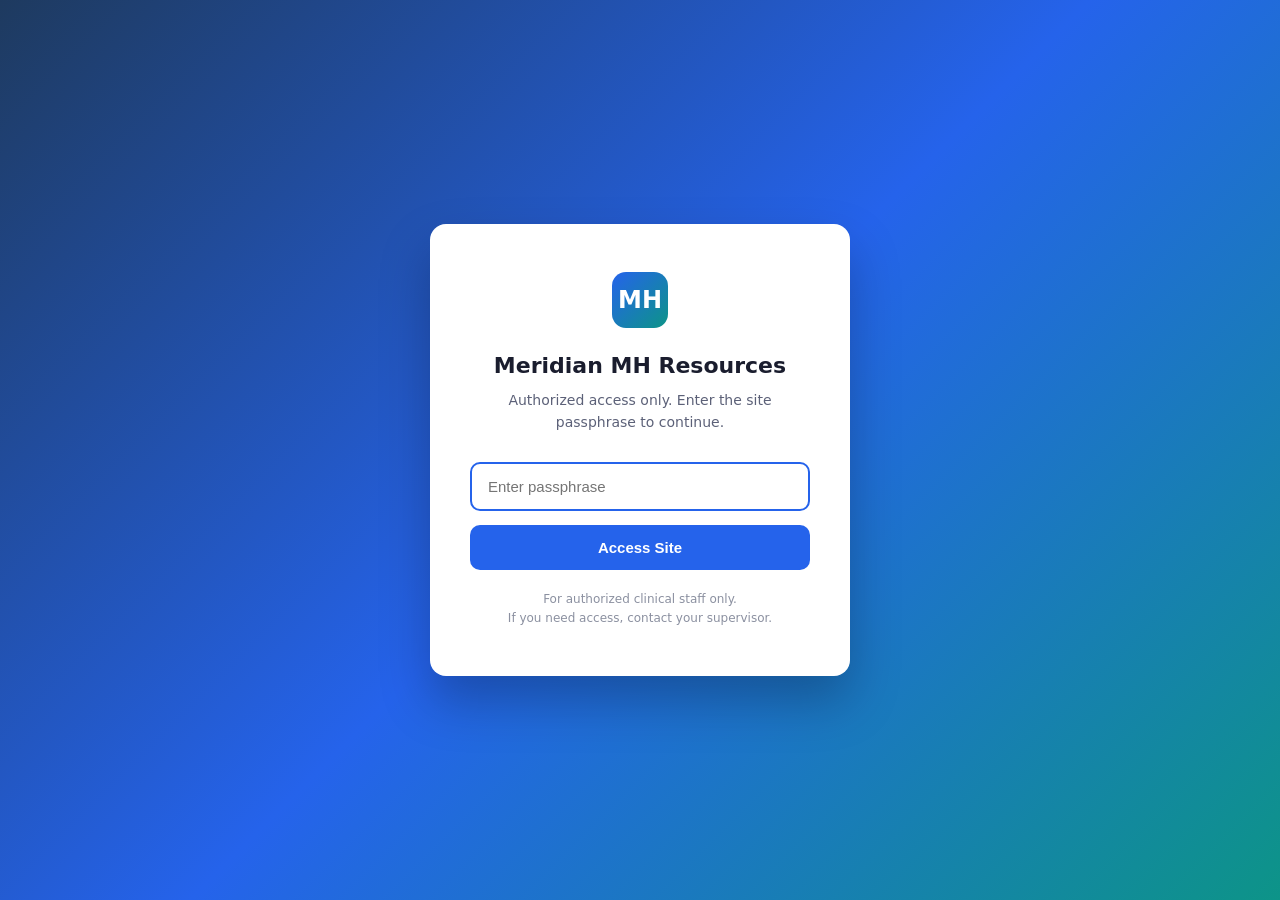
<file: admin.html>
<!DOCTYPE html>
<html lang="en">
<head>
<meta charset="UTF-8">
<meta name="viewport" content="width=device-width, initial-scale=1.0">
<title>Admin | Meridian Mental Health Resources</title>
<meta name="description" content="Clinical documentation tools.">
<meta property="og:title" content="Clinical Documentation">
<meta property="og:description" content="Clinical documentation tools.">
<meta property="og:type" content="website">
<meta name="robots" content="noindex, nofollow">
<link rel="icon" type="image/svg+xml" href="favicon.svg">
<link rel="manifest" href="manifest.json">
<meta name="theme-color" content="#2d6f59">
<meta name="apple-mobile-web-app-capable" content="yes">
<meta name="apple-mobile-web-app-status-bar-style" content="black-translucent">
<link rel="stylesheet" href="css/design-system.css">
<link rel="stylesheet" href="css/style.css">
<script src="js/fontsize.js"></script>
<style>
/* ===== AUTH OVERLAY ===== */
.auth-overlay {
  position: fixed; inset: 0; z-index: 9999;
  background: linear-gradient(135deg, #1e3a5f 0%, #2563eb 50%, #0d9488 100%);
  display: flex; align-items: center; justify-content: center;
  transition: opacity 0.4s;
}
.auth-overlay.hidden { opacity: 0; pointer-events: none; }
.auth-box {
  background: var(--ds-surface);
  border-radius: var(--ds-radius-xl);
  box-shadow: var(--ds-shadow-xl);
  padding: 40px; width: 380px; max-width: 90vw;
  text-align: center;
}
.auth-box .auth-icon {
  width: 56px; height: 56px; margin: 0 auto 16px;
  border-radius: var(--ds-radius-lg);
  background: linear-gradient(135deg, var(--ds-primary-600), var(--ds-primary-700));
  display: flex; align-items: center; justify-content: center;
  color: white; font-size: 24px;
}
.auth-box h2 {
  font-family: var(--ds-font-sans);
  font-size: var(--ds-text-lg);
  font-weight: var(--ds-weight-bold);
  color: var(--ds-text-primary);
  margin-bottom: 4px;
}
.auth-box .auth-sub {
  font-family: var(--ds-font-sans);
  font-size: var(--ds-text-sm);
  color: var(--ds-text-secondary);
  margin-bottom: 20px;
}
.auth-input-wrap {
  display: flex; gap: 8px; margin-bottom: 12px;
}
.auth-input-wrap input {
  flex: 1; padding: 10px 14px;
  border: 1px solid var(--ds-border);
  border-radius: var(--ds-radius-md);
  font-size: var(--ds-text-sm);
  font-family: var(--ds-font-sans);
  color: var(--ds-text-primary);
  background: var(--ds-surface);
  outline: none; transition: border-color 0.2s;
}
.auth-input-wrap input:focus { border-color: var(--ds-primary-600); }
.auth-error {
  font-size: var(--ds-text-xs);
  color: var(--ds-danger-600);
  min-height: 18px;
  margin-bottom: 4px;
}

/* ===== NAV OVERRIDES FOR THIS PAGE ===== */
.site-nav {
  position: sticky;
  top: 0;
  z-index: var(--ds-z-sticky);
  background: rgba(253, 252, 250, 0.85);
  backdrop-filter: blur(12px);
  -webkit-backdrop-filter: blur(12px);
  border-bottom: 1px solid var(--ds-border-subtle);
  height: var(--ds-header-height);
}
[data-theme="dark"] .site-nav {
  background: rgba(26, 25, 22, 0.85);
}
.site-nav__inner {
  max-width: var(--ds-container-xl);
  margin: 0 auto;
  padding: 0 var(--ds-space-6);
  height: 100%;
  display: flex;
  align-items: center;
  gap: var(--ds-space-2);
}
.site-nav__logo {
  display: flex;
  align-items: center;
  gap: var(--ds-space-3);
  text-decoration: none;
  flex-shrink: 0;
  margin-right: auto;
}
.site-nav__logo-mark {
  width: 36px;
  height: 36px;
  border-radius: var(--ds-radius-lg);
  background: var(--ds-primary-600);
  color: var(--ds-text-inverse);
  display: flex;
  align-items: center;
  justify-content: center;
  font-family: var(--ds-font-sans);
  font-size: var(--ds-text-sm);
  font-weight: var(--ds-weight-bold);
  letter-spacing: var(--ds-tracking-tight);
}
.site-nav__logo-text {
  font-family: var(--ds-font-sans);
  font-size: var(--ds-text-base);
  font-weight: var(--ds-weight-semibold);
  color: var(--ds-text-primary);
  white-space: nowrap;
}
.site-nav__links {
  display: flex;
  align-items: center;
  gap: var(--ds-space-1);
}
.site-nav__link {
  padding: var(--ds-space-2) var(--ds-space-3);
  border-radius: var(--ds-radius-md);
  font-family: var(--ds-font-sans);
  font-size: var(--ds-text-sm);
  font-weight: var(--ds-weight-medium);
  color: var(--ds-text-secondary);
  text-decoration: none;
  transition: color var(--ds-duration-fast) var(--ds-ease-default),
              background-color var(--ds-duration-fast) var(--ds-ease-default);
  white-space: nowrap;
}
.site-nav__link:hover {
  color: var(--ds-text-primary);
  background: var(--ds-surface-hover);
  text-decoration: none;
}
.site-nav__link--active {
  color: var(--ds-primary-700);
  background: var(--ds-primary-50);
}
[data-theme="dark"] .site-nav__link--active {
  color: var(--ds-primary-300);
  background: var(--ds-interactive-subtle);
}
.site-nav__controls {
  display: flex;
  align-items: center;
  gap: var(--ds-space-1);
  margin-left: var(--ds-space-2);
}
.site-nav__icon-btn {
  width: 36px;
  height: 36px;
  border-radius: var(--ds-radius-md);
  border: none;
  background: transparent;
  color: var(--ds-text-secondary);
  cursor: pointer;
  display: flex;
  align-items: center;
  justify-content: center;
  transition: color var(--ds-duration-fast) var(--ds-ease-default),
              background-color var(--ds-duration-fast) var(--ds-ease-default);
}
.site-nav__icon-btn:hover {
  background: var(--ds-surface-hover);
  color: var(--ds-text-primary);
}
.site-nav__font-controls {
  display: flex;
  align-items: center;
  gap: 2px;
}
.site-nav__font-btn {
  padding: var(--ds-space-1) var(--ds-space-2);
  border-radius: var(--ds-radius-sm);
  border: 1px solid var(--ds-border);
  background: var(--ds-surface);
  color: var(--ds-text-secondary);
  font-family: var(--ds-font-sans);
  font-size: var(--ds-text-xs);
  font-weight: var(--ds-weight-semibold);
  cursor: pointer;
  transition: all var(--ds-duration-fast) var(--ds-ease-default);
  line-height: 1;
  min-height: 28px;
}
.site-nav__font-btn:hover {
  background: var(--ds-surface-hover);
  border-color: var(--ds-border-strong);
}

/* Hamburger */
.site-nav__hamburger {
  display: none;
  width: 36px;
  height: 36px;
  border: none;
  background: transparent;
  cursor: pointer;
  padding: 8px;
  flex-direction: column;
  justify-content: center;
  gap: 5px;
  align-items: center;
}
.site-nav__hamburger span {
  display: block;
  width: 20px;
  height: 2px;
  background: var(--ds-text-secondary);
  border-radius: 1px;
  transition: all var(--ds-duration-fast) var(--ds-ease-default);
}

/* Mobile nav overlay */
.site-nav__mobile-panel {
  display: none;
  position: fixed;
  top: var(--ds-header-height);
  left: 0;
  right: 0;
  bottom: 0;
  background: var(--ds-surface);
  z-index: var(--ds-z-overlay);
  padding: var(--ds-space-6);
  flex-direction: column;
  gap: var(--ds-space-2);
  overflow-y: auto;
}
.site-nav__mobile-panel.is-open {
  display: flex;
}
.site-nav__mobile-link {
  display: block;
  padding: var(--ds-space-3) var(--ds-space-4);
  border-radius: var(--ds-radius-lg);
  font-family: var(--ds-font-sans);
  font-size: var(--ds-text-lg);
  font-weight: var(--ds-weight-medium);
  color: var(--ds-text-primary);
  text-decoration: none;
  transition: background-color var(--ds-duration-fast) var(--ds-ease-default);
}
.site-nav__mobile-link:hover {
  background: var(--ds-surface-hover);
  text-decoration: none;
}

/* ===== ADMIN PANEL ===== */
.admin-panel { display: none; }
.admin-panel.visible { display: block; }

/* ===== ADMIN PAGE HEADER ===== */
.admin-page-header {
  padding: var(--ds-space-10) 0 var(--ds-space-8);
}
.admin-page-header h1 {
  font-family: var(--ds-font-sans);
  font-size: var(--ds-text-2xl);
  font-weight: var(--ds-weight-bold);
  letter-spacing: var(--ds-tracking-tight);
  color: var(--ds-text-primary);
  margin-bottom: var(--ds-space-2);
}
.admin-page-header p {
  font-family: var(--ds-font-sans);
  font-size: var(--ds-text-sm);
  color: var(--ds-text-secondary);
  line-height: var(--ds-leading-relaxed);
}

/* ===== NOTE TYPE TABS ===== */
.note-tabs {
  display: flex; flex-wrap: wrap; gap: 6px;
  margin-bottom: var(--ds-space-6);
}
.note-tab {
  padding: var(--ds-space-2-5) var(--ds-space-4);
  border-radius: var(--ds-radius-md);
  font-family: var(--ds-font-sans);
  font-size: var(--ds-text-sm);
  font-weight: var(--ds-weight-semibold);
  cursor: pointer;
  border: 1px solid var(--ds-border);
  background: var(--ds-surface); color: var(--ds-text-secondary);
  transition: all 0.15s; white-space: nowrap;
}
.note-tab:hover { border-color: var(--ds-primary-600); color: var(--ds-primary-600); }
.note-tab.active { background: var(--ds-primary-600); color: white; border-color: var(--ds-primary-600); }

/* ===== NOTE PANELS ===== */
.note-panel { display: none; }
.note-panel.active { display: block; }

/* ===== DOMAIN SECTIONS ===== */
.domain-section {
  background: var(--ds-surface);
  border: 1px solid var(--ds-border);
  border-radius: var(--ds-radius-xl);
  margin-bottom: var(--ds-space-4); overflow: hidden;
}
.domain-header {
  padding: var(--ds-space-3-5) var(--ds-space-5);
  background: var(--ds-surface-raised);
  border-bottom: 1px solid var(--ds-border);
  display: flex; align-items: center; justify-content: space-between;
  cursor: pointer; user-select: none;
}
.domain-header h3 {
  font-family: var(--ds-font-sans);
  font-size: var(--ds-text-sm);
  font-weight: var(--ds-weight-bold);
  color: var(--ds-text-primary);
}
.domain-header .collapse-arrow {
  font-size: 11px; color: var(--ds-text-secondary);
  transition: transform 0.2s;
}
.domain-section.collapsed .domain-header .collapse-arrow { transform: rotate(-90deg); }
.domain-section.collapsed .domain-body { display: none; }
.domain-body { padding: var(--ds-space-4) var(--ds-space-5); }

/* ===== RATING ITEMS ===== */
.rating-item {
  display: flex; align-items: center; justify-content: space-between;
  padding: 8px 0; border-bottom: 1px solid var(--ds-border-subtle);
  gap: 12px;
}
.rating-item:last-child { border-bottom: none; }
.rating-label {
  font-family: var(--ds-font-sans);
  font-size: var(--ds-text-sm);
  font-weight: var(--ds-weight-medium);
  color: var(--ds-text-primary);
  flex: 1; min-width: 0;
}
.rating-btns { display: flex; gap: 4px; flex-shrink: 0; }
.rating-btn {
  width: 32px; height: 32px; border-radius: var(--ds-radius-md);
  border: 1px solid var(--ds-border); background: var(--ds-surface);
  font-family: var(--ds-font-sans);
  font-size: var(--ds-text-sm); font-weight: var(--ds-weight-semibold); cursor: pointer;
  display: flex; align-items: center; justify-content: center;
  transition: all 0.12s; color: var(--ds-text-secondary);
}
.rating-btn:hover { border-color: var(--ds-primary-600); color: var(--ds-primary-600); }
.rating-btn.selected-0 { background: var(--ds-status-success-bg); color: var(--ds-success-700); border-color: var(--ds-success-500); }
.rating-btn.selected-1 { background: #fffbeb; color: #b45309; border-color: #d97706; }
.rating-btn.selected-2 { background: #fff7ed; color: #c2410c; border-color: #ea580c; }
.rating-btn.selected-3 { background: var(--ds-status-danger-bg); color: var(--ds-danger-600); border-color: var(--ds-danger-500); }

/* ===== RATING LEGEND ===== */
.rating-legend {
  display: flex; gap: 12px; flex-wrap: wrap;
  padding: var(--ds-space-2-5) var(--ds-space-4);
  background: var(--ds-surface-raised);
  border-radius: var(--ds-radius-lg);
  font-family: var(--ds-font-sans);
  font-size: var(--ds-text-xs);
  color: var(--ds-text-secondary); margin-bottom: var(--ds-space-4);
}
.rating-legend span { display: flex; align-items: center; gap: 4px; }
.rating-legend .dot {
  width: 8px; height: 8px; border-radius: 50%;
}
.rating-legend .dot-0 { background: var(--ds-success-500); }
.rating-legend .dot-1 { background: #d97706; }
.rating-legend .dot-2 { background: #ea580c; }
.rating-legend .dot-3 { background: var(--ds-danger-500); }

/* ===== MSE SECTION ===== */
.mse-group {
  margin-bottom: var(--ds-space-4);
}
.mse-group-title {
  font-family: var(--ds-font-sans);
  font-size: var(--ds-text-xs);
  font-weight: var(--ds-weight-bold);
  margin-bottom: 8px;
  color: var(--ds-text-primary);
  text-transform: uppercase; letter-spacing: 0.3px;
}
.mse-options {
  display: flex; flex-wrap: wrap; gap: 6px;
}
.mse-chip {
  padding: 5px 12px; border-radius: var(--ds-radius-full);
  border: 1px solid var(--ds-border); background: var(--ds-surface);
  font-family: var(--ds-font-sans);
  font-size: var(--ds-text-xs); cursor: pointer; transition: all 0.12s;
  color: var(--ds-text-secondary); user-select: none;
}
.mse-chip:hover { border-color: var(--ds-primary-600); color: var(--ds-primary-600); }
.mse-chip.selected { background: var(--ds-primary-600); color: white; border-color: var(--ds-primary-600); }

/* ===== PHRASE BANK ===== */
.phrase-bank {
  display: flex; flex-wrap: wrap; gap: 6px;
  margin-bottom: 12px;
}
.phrase-btn {
  padding: 5px 10px; border-radius: var(--ds-radius-full);
  border: 1px solid var(--ds-border); background: var(--ds-surface-raised);
  font-family: var(--ds-font-sans);
  font-size: var(--ds-text-xs); cursor: pointer; transition: all 0.12s;
  color: var(--ds-text-secondary); max-width: 100%;
  text-align: left; line-height: 1.4;
}
.phrase-btn:hover { border-color: var(--ds-primary-600); color: var(--ds-primary-600); background: var(--ds-primary-50); }
.phrase-btn.used { background: var(--ds-primary-50); color: var(--ds-primary-700); border-color: var(--ds-primary-600); opacity: 0.7; }

/* ===== VOICE BUTTON ===== */
.voice-wrap {
  position: relative;
  display: flex; gap: 0;
}
.voice-wrap textarea { border-top-right-radius: 0; border-bottom-right-radius: 0; }
.voice-btn {
  width: 40px; flex-shrink: 0;
  border: 1px solid var(--ds-border); border-left: none;
  border-radius: 0 var(--ds-radius-md) var(--ds-radius-md) 0;
  background: var(--ds-surface); cursor: pointer;
  display: flex; align-items: center; justify-content: center;
  font-size: 16px; color: var(--ds-text-secondary);
  transition: all 0.15s;
}
.voice-btn:hover { background: var(--ds-surface-hover); color: var(--ds-primary-600); }
.voice-btn.recording {
  background: var(--ds-status-danger-bg); color: var(--ds-danger-600);
  border-color: var(--ds-danger-500); animation: pulse-rec 1s infinite;
}
@keyframes pulse-rec {
  0%, 100% { opacity: 1; }
  50% { opacity: 0.5; }
}

/* ===== ISP DYNAMIC SECTIONS ===== */
.goal-block {
  background: var(--ds-surface);
  border: 1px solid var(--ds-border);
  border-radius: var(--ds-radius-xl);
  margin-bottom: var(--ds-space-4); overflow: hidden;
}
.goal-block-header {
  padding: var(--ds-space-3-5) var(--ds-space-5);
  background: var(--ds-surface-raised);
  border-bottom: 1px solid var(--ds-border);
  display: flex; align-items: center; justify-content: space-between;
}
.goal-block-header h4 {
  font-family: var(--ds-font-sans);
  font-size: var(--ds-text-sm);
  font-weight: var(--ds-weight-semibold);
  color: var(--ds-text-primary);
}
.goal-block-body { padding: var(--ds-space-4) var(--ds-space-5); }

.objective-row, .intervention-row {
  background: var(--ds-surface-raised);
  border-radius: var(--ds-radius-lg);
  padding: 12px; margin-bottom: 8px;
}

.add-btn {
  padding: 6px 14px; border-radius: var(--ds-radius-md);
  border: 1px dashed var(--ds-primary-600);
  background: transparent; color: var(--ds-primary-600);
  font-family: var(--ds-font-sans);
  font-size: var(--ds-text-xs); font-weight: var(--ds-weight-medium); cursor: pointer;
  transition: all 0.15s; margin-top: 8px;
}
.add-btn:hover { background: var(--ds-primary-50); }

.remove-btn {
  padding: 3px 8px; border-radius: var(--ds-radius-sm);
  border: none; background: var(--ds-status-danger-bg);
  color: var(--ds-danger-600);
  font-size: 11px; cursor: pointer;
  transition: all 0.15s; float: right;
}
.remove-btn:hover { background: var(--ds-danger-600); color: white; }

/* ===== CASE MGMT DOMAINS ===== */
.cm-domain {
  background: var(--ds-surface);
  border: 1px solid var(--ds-border);
  border-radius: var(--ds-radius-xl);
  margin-bottom: 12px; overflow: hidden;
}
.cm-domain-header {
  padding: 12px 16px; background: var(--ds-surface-raised);
  border-bottom: 1px solid var(--ds-border);
  display: flex; align-items: center; justify-content: space-between;
  cursor: pointer; user-select: none;
}
.cm-domain-header h4 {
  font-family: var(--ds-font-sans);
  font-size: var(--ds-text-sm);
  font-weight: var(--ds-weight-semibold);
  color: var(--ds-text-primary);
}
.cm-domain.collapsed .cm-domain-body { display: none; }
.cm-domain.collapsed .cm-collapse-arrow { transform: rotate(-90deg); }
.cm-collapse-arrow { font-size: 10px; color: var(--ds-text-secondary); transition: transform 0.2s; }
.cm-domain-body { padding: 12px 16px; }
.cm-status-row {
  display: flex; gap: 12px; align-items: center; margin-bottom: 10px;
}
.cm-status-row label {
  font-family: var(--ds-font-sans);
  font-size: var(--ds-text-xs);
  font-weight: var(--ds-weight-semibold);
  min-width: 50px;
}
.cm-status-row select {
  padding: 6px 10px; border: 1px solid var(--ds-border);
  border-radius: var(--ds-radius-md);
  font-family: var(--ds-font-sans);
  font-size: var(--ds-text-xs); outline: none;
  background: var(--ds-surface);
  color: var(--ds-text-primary);
}

/* ===== FORM ELEMENTS ===== */
.form-row {
  display: flex; gap: 16px; margin-bottom: 16px; flex-wrap: wrap;
}
.form-group {
  flex: 1; min-width: 150px;
}
.form-group label {
  display: block;
  font-family: var(--ds-font-sans);
  font-size: var(--ds-text-xs);
  font-weight: var(--ds-weight-semibold);
  margin-bottom: 4px; color: var(--ds-text-primary);
}
.form-group input, .form-group select {
  width: 100%; padding: 8px 12px; border: 1px solid var(--ds-border);
  border-radius: var(--ds-radius-md);
  font-family: var(--ds-font-sans);
  font-size: var(--ds-text-sm);
  color: var(--ds-text-primary);
  background: var(--ds-surface);
  outline: none; transition: border-color 0.2s;
}
.form-group input:focus, .form-group select:focus { border-color: var(--ds-primary-600); }
.form-group textarea {
  width: 100%; padding: 8px 12px; border: 1px solid var(--ds-border);
  border-radius: var(--ds-radius-md);
  font-family: var(--ds-font-sans);
  font-size: var(--ds-text-sm);
  color: var(--ds-text-primary);
  background: var(--ds-surface);
  outline: none; transition: border-color 0.2s; min-height: 60px; resize: vertical;
  line-height: 1.5;
}
.form-group textarea:focus { border-color: var(--ds-primary-600); }

/* ===== ATTENDEES ===== */
.attendee-row {
  display: flex; gap: 8px; align-items: center;
  padding: 6px 0; border-bottom: 1px solid var(--ds-border-subtle);
}
.attendee-row:last-child { border-bottom: none; }
.attendee-row input[type="text"] {
  width: 80px; padding: 5px 8px; border: 1px solid var(--ds-border);
  border-radius: var(--ds-radius-md);
  font-family: var(--ds-font-sans);
  font-size: var(--ds-text-xs); outline: none;
  color: var(--ds-text-primary);
  background: var(--ds-surface);
}
.attendee-row label {
  font-family: var(--ds-font-sans);
  font-size: var(--ds-text-xs); color: var(--ds-text-secondary);
  display: flex; align-items: center; gap: 3px; cursor: pointer;
}
.attendee-row input[type="checkbox"] { cursor: pointer; }

/* ===== ACTION BAR ===== */
.action-bar {
  display: flex; gap: 8px; margin-top: var(--ds-space-6);
  padding-top: var(--ds-space-4); border-top: 1px solid var(--ds-border);
  flex-wrap: wrap;
}

/* ===== TOAST ===== */
.admin-toast {
  position: fixed; bottom: 24px; right: 24px;
  padding: 12px 24px; border-radius: var(--ds-radius-lg);
  font-family: var(--ds-font-sans);
  font-size: var(--ds-text-sm); font-weight: var(--ds-weight-medium);
  box-shadow: var(--ds-shadow-xl);
  opacity: 0; transform: translateY(10px);
  transition: all 0.3s; z-index: 500;
  pointer-events: none; color: white;
}
.admin-toast.show { opacity: 1; transform: translateY(0); }
.admin-toast.success { background: var(--ds-success-600); }
.admin-toast.error { background: var(--ds-danger-600); }
.admin-toast.info { background: var(--ds-primary-600); }

/* ===== GENERATED NOTE PREVIEW ===== */
.note-preview {
  background: var(--ds-surface-raised);
  border: 1px solid var(--ds-border);
  border-radius: var(--ds-radius-lg);
  padding: var(--ds-space-4); margin-top: var(--ds-space-4);
  font-family: 'Consolas', 'Courier New', monospace;
  font-size: var(--ds-text-xs); line-height: 1.6;
  white-space: pre-wrap; word-break: break-word;
  max-height: 400px; overflow-y: auto;
  display: none;
  color: var(--ds-text-primary);
}
.note-preview.visible { display: block; }

/* ===== UTILITY ===== */
.mb-8 { margin-bottom: 8px; }
.mb-12 { margin-bottom: 12px; }
.mb-16 { margin-bottom: 16px; }
.mb-24 { margin-bottom: 24px; }
.mt-12 { margin-top: 12px; }
.text-sm { font-size: var(--ds-text-xs); }
.text-muted { color: var(--ds-text-secondary); }
.fw-600 { font-weight: var(--ds-weight-semibold); }
.section-card {
  background: var(--ds-surface);
  border: 1px solid var(--ds-border);
  border-radius: var(--ds-radius-xl);
  padding: var(--ds-space-5); margin-bottom: var(--ds-space-4);
}
.section-card h3 {
  font-family: var(--ds-font-sans);
  font-size: var(--ds-text-base);
  font-weight: var(--ds-weight-bold);
  color: var(--ds-text-primary);
  margin-bottom: 12px;
  padding-bottom: 8px; border-bottom: 1px solid var(--ds-border);
}

/* ===== SCORING SUMMARY ===== */
.scoring-summary {
  margin: var(--ds-space-5) 0; padding: var(--ds-space-4);
  background: var(--ds-surface-raised);
  border: 1px solid var(--ds-border); border-radius: var(--ds-radius-xl);
}
.scoring-progress { margin-bottom: 12px; }
.scoring-count {
  font-family: var(--ds-font-sans);
  font-size: var(--ds-text-sm);
  font-weight: var(--ds-weight-semibold);
  color: var(--ds-text-primary);
}
.scoring-bar {
  display: flex; height: 8px; border-radius: var(--ds-radius-full);
  overflow: hidden; background: var(--ds-border); margin: 8px 0;
}
.scoring-segment { transition: width 0.3s; }
.seg-0 { background: #10b981; }
.seg-1 { background: #f59e0b; }
.seg-2 { background: #f97316; }
.seg-3 { background: #ef4444; }
.scoring-legend {
  display: flex; gap: 12px; flex-wrap: wrap;
  font-family: var(--ds-font-sans);
  font-size: var(--ds-text-xs); color: var(--ds-text-secondary);
}
.scoring-legend .legend-item { display: flex; align-items: center; gap: 4px; }
.legend-dot { width: 8px; height: 8px; border-radius: 50%; }
.scoring-flags {
  font-family: var(--ds-font-sans);
  font-size: var(--ds-text-xs);
}
.flag-item {
  display: inline-flex; align-items: center; gap: 4px;
  padding: 3px 8px; margin: 2px; border-radius: var(--ds-radius-full);
  font-weight: var(--ds-weight-medium);
}
.flag-2 { background: #fff7ed; color: #c2410c; border: 1px solid #fed7aa; }
.flag-3 { background: #fef2f2; color: #dc2626; border: 1px solid #fca5a5; }

/* ===== SESSION TIMER ===== */
.session-timer {
  position: fixed; bottom: 20px; left: 20px; z-index: 150;
  background: var(--ds-surface); border: 1px solid var(--ds-border);
  border-radius: var(--ds-radius-xl); box-shadow: var(--ds-shadow-xl);
  padding: 8px 14px; display: flex; align-items: center; gap: 10px;
  font-family: var(--ds-font-sans);
  font-size: var(--ds-text-sm);
}
.session-timer .timer-display {
  font-family: 'Courier New', monospace; font-size: 20px; font-weight: 700;
  color: var(--ds-primary-600); min-width: 60px; text-align: center;
}
.session-timer .timer-label {
  font-size: var(--ds-text-xs); color: var(--ds-text-muted); text-transform: uppercase;
  letter-spacing: 1px;
}
.session-timer button {
  width: 28px; height: 28px; border-radius: 50%;
  border: 1px solid var(--ds-border); background: var(--ds-surface-raised);
  cursor: pointer; font-size: 12px; display: flex;
  align-items: center; justify-content: center;
  transition: all 0.15s;
  color: var(--ds-text-primary);
}
.session-timer button:hover {
  background: var(--ds-primary-50); border-color: var(--ds-primary-600); color: var(--ds-primary-600);
}
.timer-running .timer-display { color: var(--ds-success-600); }

/* ===== FOOTER OVERRIDES ===== */
.site-footer {
  background: var(--ds-surface);
  border-top: 1px solid var(--ds-border);
  padding: var(--ds-space-16) 0 var(--ds-space-8);
  margin-top: 0;
}
.footer__grid {
  display: grid;
  grid-template-columns: 2fr 1fr 1fr 1fr;
  gap: var(--ds-space-10);
  margin-bottom: var(--ds-space-10);
}
.footer__brand-desc {
  font-family: var(--ds-font-sans);
  font-size: var(--ds-text-sm);
  color: var(--ds-text-secondary);
  line-height: var(--ds-leading-relaxed);
  margin-top: var(--ds-space-3);
  max-width: 320px;
}
.footer__col-title {
  font-family: var(--ds-font-sans);
  font-size: var(--ds-text-xs);
  font-weight: var(--ds-weight-semibold);
  color: var(--ds-text-muted);
  text-transform: uppercase;
  letter-spacing: var(--ds-tracking-widest);
  margin-bottom: var(--ds-space-4);
}
.footer__links {
  list-style: none;
  padding: 0;
  margin: 0;
  display: flex;
  flex-direction: column;
  gap: var(--ds-space-2-5);
}
.footer__links a {
  font-family: var(--ds-font-sans);
  font-size: var(--ds-text-sm);
  color: var(--ds-text-secondary);
  text-decoration: none;
  transition: color var(--ds-duration-fast) var(--ds-ease-default);
}
.footer__links a:hover {
  color: var(--ds-text-primary);
}
.footer__crisis-box {
  background: var(--ds-status-danger-bg);
  border: 1px solid var(--ds-danger-200);
  border-radius: var(--ds-radius-lg);
  padding: var(--ds-space-4);
  margin-top: var(--ds-space-4);
}
[data-theme="dark"] .footer__crisis-box {
  border-color: rgba(220, 95, 95, 0.2);
}
.footer__crisis-title {
  font-family: var(--ds-font-sans);
  font-size: var(--ds-text-sm);
  font-weight: var(--ds-weight-semibold);
  color: var(--ds-status-danger-text);
  margin-bottom: var(--ds-space-2);
}
.footer__crisis-numbers {
  font-family: var(--ds-font-sans);
  font-size: var(--ds-text-xs);
  color: var(--ds-text-secondary);
  line-height: var(--ds-leading-relaxed);
}
.footer__crisis-numbers strong {
  color: var(--ds-text-primary);
}
.footer__bottom {
  border-top: 1px solid var(--ds-border-subtle);
  padding-top: var(--ds-space-6);
  display: flex;
  align-items: center;
  justify-content: space-between;
  flex-wrap: wrap;
  gap: var(--ds-space-4);
}
.footer__disclaimer {
  font-family: var(--ds-font-sans);
  font-size: var(--ds-text-xs);
  color: var(--ds-text-muted);
  line-height: var(--ds-leading-relaxed);
  max-width: 560px;
}
.footer__meta {
  display: flex;
  align-items: center;
  gap: var(--ds-space-4);
  font-family: var(--ds-font-sans);
  font-size: var(--ds-text-xs);
  color: var(--ds-text-muted);
}
.footer__status-dot {
  width: 6px;
  height: 6px;
  border-radius: 50%;
  background: var(--ds-success-500);
  display: inline-block;
}

/* ===== RESPONSIVE ===== */
@media (max-width: 959px) {
  .footer__grid {
    grid-template-columns: 1fr 1fr;
    gap: var(--ds-space-8);
  }
}
@media (max-width: 768px) {
  .note-tabs { gap: 4px; }
  .note-tab { padding: 8px 12px; font-size: var(--ds-text-xs); }
  .form-row { flex-direction: column; gap: 12px; }
  .rating-item { flex-direction: column; align-items: flex-start; gap: 6px; }
  .mse-options { gap: 4px; }
  .mse-chip { font-size: 11px; padding: 4px 8px; }
  .auth-box { padding: 24px; }
}
@media (max-width: 639px) {
  .site-nav__links,
  .site-nav__font-controls {
    display: none;
  }
  .site-nav__hamburger {
    display: flex;
  }
  .footer__grid {
    grid-template-columns: 1fr;
    gap: var(--ds-space-8);
  }
  .footer__bottom {
    flex-direction: column;
    align-items: flex-start;
  }
}
@media print {
  .auth-overlay, .action-bar, .note-tabs, .voice-btn, .admin-toast, .session-timer, .site-nav, .site-nav__mobile-panel, .site-footer { display: none !important; }
  .note-panel { display: block !important; }
}
</style>
</head>
<body>

<a href="#main-content" class="skip-link">Skip to main content</a>

<!-- AUTH OVERLAY -->
<div class="auth-overlay" id="authOverlay">
  <div class="auth-box">
    <div class="auth-icon">&#128274;</div>
    <h2>Clinical Documentation</h2>
    <p class="auth-sub">Authorized access only. Enter passphrase to continue.</p>
    <div class="auth-input-wrap">
      <input type="password" id="authInput" placeholder="Passphrase" autocomplete="off" aria-label="Enter passphrase">
      <button class="btn btn-primary" onclick="attemptAuth()">Unlock</button>
    </div>
    <div class="auth-error" id="authError"></div>
  </div>
</div>

<!-- ============================================================
     NAVIGATION
     ============================================================ -->
<nav class="site-nav" role="navigation" aria-label="Main navigation">
  <div class="site-nav__inner">

    <a href="index.html" class="site-nav__logo" id="siteLogo">
      <div class="site-nav__logo-mark">M</div>
      <span class="site-nav__logo-text">Meridian MH</span>
    </a>

    <div class="site-nav__links">
      <a href="index.html" class="site-nav__link">Home</a>
      <a href="resources.html" class="site-nav__link">Resources</a>
      <a href="tools.html" class="site-nav__link">Clinical Tools</a>
      <a href="screening.html" class="site-nav__link">Screening</a>
      <a href="map.html" class="site-nav__link">Map</a>
      <a href="templates.html" class="site-nav__link">Templates</a>
      <a href="guide.html" class="site-nav__link">Guides</a>
      <a href="neurobiology.html" class="site-nav__link">Brain &amp; Neuro</a>
      <a href="worksheets.html" class="site-nav__link">Worksheets</a>
      <a href="activities.html" class="site-nav__link">Activities</a>
      <a href="games.html" class="site-nav__link">Games</a>
    </div>

    <div class="site-nav__controls">
      <div class="site-nav__font-controls">
        <button class="site-nav__font-btn" onclick="mhFontDecrease()" title="Decrease font size" aria-label="Decrease font size">A-</button>
        <button class="site-nav__font-btn" onclick="mhFontIncrease()" title="Increase font size" aria-label="Increase font size">A+</button>
      </div>

      <button class="site-nav__icon-btn" id="themeToggleBtn" onclick="toggleTheme()" title="Toggle dark mode" aria-label="Toggle dark mode">
        <svg width="18" height="18" viewBox="0 0 24 24" fill="none" stroke="currentColor" stroke-width="2" stroke-linecap="round" stroke-linejoin="round"><path d="M21 12.79A9 9 0 1 1 11.21 3 7 7 0 0 0 21 12.79z"/></svg>
      </button>

      <button class="site-nav__hamburger" id="hamburgerBtn" onclick="toggleMobileNav()" aria-label="Toggle navigation menu" aria-expanded="false">
        <span></span><span></span><span></span>
      </button>
    </div>

  </div>
</nav>

<!-- Mobile slide-out panel -->
<div class="site-nav__mobile-panel" id="mobileNavPanel">
  <a href="index.html" class="site-nav__mobile-link">Home</a>
  <a href="resources.html" class="site-nav__mobile-link">Resources</a>
  <a href="tools.html" class="site-nav__mobile-link">Clinical Tools</a>
  <a href="screening.html" class="site-nav__mobile-link">Screening</a>
  <a href="map.html" class="site-nav__mobile-link">Map</a>
  <a href="templates.html" class="site-nav__mobile-link">Templates</a>
  <a href="guide.html" class="site-nav__mobile-link">Guides</a>
  <a href="neurobiology.html" class="site-nav__mobile-link">Brain &amp; Neuro</a>
  <a href="worksheets.html" class="site-nav__mobile-link">Worksheets</a>
  <a href="activities.html" class="site-nav__mobile-link">Activities</a>
  <a href="games.html" class="site-nav__mobile-link">Games</a>
</div>


<!-- MAIN PAGE -->
<div class="admin-panel" id="adminPanel">

  <div class="session-timer" id="sessionTimer">
    <div>
      <div class="timer-label">Session Timer</div>
      <div class="timer-display" id="timerDisplay">00:00</div>
    </div>
    <button onclick="toggleTimer()" id="timerToggle" title="Start/Pause">&#9654;</button>
    <button onclick="resetTimer()" title="Reset">&#8634;</button>
  </div>

  <div class="ds-container" id="main-content">

    <!-- Dashboard Header -->
    <div class="admin-page-header">
      <h1>Clinical Documentation System</h1>
      <p>Select a note type to begin. All data stays in-memory only &mdash; nothing is saved or transmitted.</p>
    </div>

    <!-- Note Type Tabs -->
    <div class="note-tabs" id="noteTabs">
      <button class="note-tab active" data-tab="ansa">ANSA</button>
      <button class="note-tab" data-tab="cans">CANS</button>
      <button class="note-tab" data-tab="individual">Individual Therapy</button>
      <button class="note-tab" data-tab="family">Family Therapy</button>
      <button class="note-tab" data-tab="casemgmt">Case Management</button>
      <button class="note-tab" data-tab="isp">ISP</button>
      <button class="note-tab" data-tab="staffdir">Staff Directory</button>
    </div>

    <!-- ============================================================ -->
    <!-- ANSA PANEL -->
    <!-- ============================================================ -->
    <div class="note-panel active" id="panel-ansa">
      <div class="rating-legend">
        <span><span class="dot dot-0"></span> 0 = No evidence</span>
        <span><span class="dot dot-1"></span> 1 = History / mild</span>
        <span><span class="dot dot-2"></span> 2 = Moderate / current need</span>
        <span><span class="dot dot-3"></span> 3 = Severe / acute</span>
      </div>

      <!-- Life Domain Functioning -->
      <div class="domain-section" id="ansa-life">
        <div class="domain-header" onclick="toggleDomain(this)">
          <h3>Life Domain Functioning</h3>
          <span class="collapse-arrow">&#9660;</span>
        </div>
        <div class="domain-body" id="ansa-life-body"></div>
      </div>

      <!-- Behavioral Health Needs -->
      <div class="domain-section" id="ansa-bh">
        <div class="domain-header" onclick="toggleDomain(this)">
          <h3>Behavioral Health Needs</h3>
          <span class="collapse-arrow">&#9660;</span>
        </div>
        <div class="domain-body" id="ansa-bh-body"></div>
      </div>

      <!-- Risk Behaviors -->
      <div class="domain-section" id="ansa-risk">
        <div class="domain-header" onclick="toggleDomain(this)">
          <h3>Risk Behaviors</h3>
          <span class="collapse-arrow">&#9660;</span>
        </div>
        <div class="domain-body" id="ansa-risk-body"></div>
      </div>

      <!-- Strengths -->
      <div class="domain-section" id="ansa-strengths">
        <div class="domain-header" onclick="toggleDomain(this)">
          <h3>Strengths</h3>
          <span class="collapse-arrow">&#9660;</span>
        </div>
        <div class="domain-body" id="ansa-strengths-body"></div>
      </div>

      <!-- Scoring Summary -->
      <div class="scoring-summary" id="ansa-scoring">
        <div class="scoring-progress">
          <span class="scoring-count"><strong>0</strong> of <strong>42</strong> rated</span>
          <div class="scoring-bar">
            <div class="scoring-segment seg-0" style="width:0%"></div>
            <div class="scoring-segment seg-1" style="width:0%"></div>
            <div class="scoring-segment seg-2" style="width:0%"></div>
            <div class="scoring-segment seg-3" style="width:0%"></div>
          </div>
          <div class="scoring-legend">
            <span class="legend-item"><span class="legend-dot" style="background:#10b981"></span> 0: No evidence</span>
            <span class="legend-item"><span class="legend-dot" style="background:#f59e0b"></span> 1: History/mild</span>
            <span class="legend-item"><span class="legend-dot" style="background:#f97316"></span> 2: Moderate</span>
            <span class="legend-item"><span class="legend-dot" style="background:#ef4444"></span> 3: Severe</span>
          </div>
        </div>
        <div class="scoring-flags" id="ansa-flags"></div>
      </div>

      <div class="note-preview" id="ansa-preview"></div>
      <div class="action-bar">
        <button class="btn btn-primary" onclick="generateANSA()">Generate &amp; Copy</button>
        <button class="btn btn-outline btn-sm" onclick="downloadNote('ansa')">&#128190; Download .txt</button>
        <button class="btn" onclick="clearANSA()">Clear Form</button>
      </div>
    </div>

    <!-- ============================================================ -->
    <!-- CANS PANEL -->
    <!-- ============================================================ -->
    <div class="note-panel" id="panel-cans">
      <div class="rating-legend">
        <span><span class="dot dot-0"></span> 0 = No evidence</span>
        <span><span class="dot dot-1"></span> 1 = History / mild</span>
        <span><span class="dot dot-2"></span> 2 = Moderate / current need</span>
        <span><span class="dot dot-3"></span> 3 = Severe / acute</span>
      </div>

      <div class="domain-section" id="cans-life">
        <div class="domain-header" onclick="toggleDomain(this)">
          <h3>Life Domain Functioning</h3>
          <span class="collapse-arrow">&#9660;</span>
        </div>
        <div class="domain-body" id="cans-life-body"></div>
      </div>

      <div class="domain-section" id="cans-beh">
        <div class="domain-header" onclick="toggleDomain(this)">
          <h3>Behavioral / Emotional Needs</h3>
          <span class="collapse-arrow">&#9660;</span>
        </div>
        <div class="domain-body" id="cans-beh-body"></div>
      </div>

      <div class="domain-section" id="cans-risk">
        <div class="domain-header" onclick="toggleDomain(this)">
          <h3>Risk Behaviors</h3>
          <span class="collapse-arrow">&#9660;</span>
        </div>
        <div class="domain-body" id="cans-risk-body"></div>
      </div>

      <div class="domain-section" id="cans-strengths">
        <div class="domain-header" onclick="toggleDomain(this)">
          <h3>Strengths</h3>
          <span class="collapse-arrow">&#9660;</span>
        </div>
        <div class="domain-body" id="cans-strengths-body"></div>
      </div>

      <!-- Scoring Summary -->
      <div class="scoring-summary" id="cans-scoring">
        <div class="scoring-progress">
          <span class="scoring-count"><strong>0</strong> of <strong>43</strong> rated</span>
          <div class="scoring-bar">
            <div class="scoring-segment seg-0" style="width:0%"></div>
            <div class="scoring-segment seg-1" style="width:0%"></div>
            <div class="scoring-segment seg-2" style="width:0%"></div>
            <div class="scoring-segment seg-3" style="width:0%"></div>
          </div>
          <div class="scoring-legend">
            <span class="legend-item"><span class="legend-dot" style="background:#10b981"></span> 0: No evidence</span>
            <span class="legend-item"><span class="legend-dot" style="background:#f59e0b"></span> 1: History/mild</span>
            <span class="legend-item"><span class="legend-dot" style="background:#f97316"></span> 2: Moderate</span>
            <span class="legend-item"><span class="legend-dot" style="background:#ef4444"></span> 3: Severe</span>
          </div>
        </div>
        <div class="scoring-flags" id="cans-flags"></div>
      </div>

      <div class="note-preview" id="cans-preview"></div>
      <div class="action-bar">
        <button class="btn btn-primary" onclick="generateCANS()">Generate &amp; Copy</button>
        <button class="btn btn-outline btn-sm" onclick="downloadNote('cans')">&#128190; Download .txt</button>
        <button class="btn" onclick="clearCANS()">Clear Form</button>
      </div>
    </div>

    <!-- ============================================================ -->
    <!-- INDIVIDUAL THERAPY PANEL -->
    <!-- ============================================================ -->
    <div class="note-panel" id="panel-individual">

      <!-- Quick Templates -->
      <div style="margin-bottom:20px; padding:12px 16px; background:var(--ds-primary-50); border-radius:var(--ds-radius-lg); border:1px solid var(--ds-primary-200)">
        <div style="font-size:var(--ds-text-sm); font-weight:var(--ds-weight-semibold); color:var(--ds-primary-700); margin-bottom:8px">Quick Templates</div>
        <div style="display:flex; gap:6px; flex-wrap:wrap">
          <button class="btn btn-sm" onclick="applyTemplate('standard')">Standard Session</button>
          <button class="btn btn-sm" onclick="applyTemplate('crisis')">Crisis Session</button>
          <button class="btn btn-sm" onclick="applyTemplate('medcheck')">Med Check-in</button>
          <button class="btn btn-sm" onclick="applyTemplate('intake')">Intake Assessment</button>
          <button class="btn btn-sm" onclick="applyTemplate('discharge')">Discharge Summary</button>
        </div>
      </div>

      <!-- Session Info -->
      <div class="section-card">
        <h3>Session Information</h3>
        <div class="form-row">
          <div class="form-group" style="max-width:100px">
            <label>Client Initials</label>
            <input type="text" id="ind-initials" maxlength="3" placeholder="AB">
          </div>
          <div class="form-group">
            <label>Session Date</label>
            <input type="date" id="ind-date">
          </div>
          <div class="form-group" style="max-width:120px">
            <label>Start Time</label>
            <input type="time" id="ind-time">
          </div>
          <div class="form-group" style="max-width:120px">
            <label>Duration (min)</label>
            <input type="number" id="ind-duration" value="60" min="1" max="480">
          </div>
        </div>
      </div>

      <!-- MSE -->
      <div class="section-card">
        <h3>Mental Status Exam (MSE)</h3>
        <div id="ind-mse"></div>
      </div>

      <!-- Interventions -->
      <div class="section-card">
        <h3>Interventions</h3>
        <div class="phrase-bank" id="ind-interventions-bank"></div>
        <div class="form-group">
          <label>Additional interventions</label>
          <div class="voice-wrap">
            <textarea id="ind-interventions-extra" rows="3" placeholder="Type or dictate additional interventions..."></textarea>
            <button class="voice-btn" aria-label="Voice-to-text" onclick="toggleVoice('ind-interventions-extra', this)" title="Voice-to-text">&#127908;</button>
          </div>
        </div>
      </div>

      <!-- Clinical Formulation -->
      <div class="section-card">
        <h3>Clinical Formulation</h3>
        <div class="form-group">
          <div class="voice-wrap">
            <textarea id="ind-formulation" rows="5" placeholder="Clinical formulation and conceptualization..."></textarea>
            <button class="voice-btn" aria-label="Voice-to-text" onclick="toggleVoice('ind-formulation', this)" title="Voice-to-text">&#127908;</button>
          </div>
        </div>
      </div>

      <!-- Plan -->
      <div class="section-card">
        <h3>Plan / Next Steps</h3>
        <div class="form-group">
          <div class="voice-wrap">
            <textarea id="ind-plan" rows="4" placeholder="Plan and next steps..."></textarea>
            <button class="voice-btn" aria-label="Voice-to-text" onclick="toggleVoice('ind-plan', this)" title="Voice-to-text">&#127908;</button>
          </div>
        </div>
      </div>

      <div class="note-preview" id="individual-preview"></div>
      <div class="action-bar">
        <button class="btn btn-primary" onclick="generateIndividual()">Generate &amp; Copy</button>
        <button class="btn btn-outline btn-sm" onclick="downloadNote('individual')">&#128190; Download .txt</button>
        <button class="btn" onclick="clearIndividual()">Clear Form</button>
      </div>
    </div>

    <!-- ============================================================ -->
    <!-- FAMILY THERAPY PANEL -->
    <!-- ============================================================ -->
    <div class="note-panel" id="panel-family">

      <!-- Session Info -->
      <div class="section-card">
        <h3>Session Information</h3>
        <div class="form-row">
          <div class="form-group" style="max-width:100px">
            <label>Client Initials</label>
            <input type="text" id="fam-initials" maxlength="3" placeholder="AB">
          </div>
          <div class="form-group">
            <label>Session Date</label>
            <input type="date" id="fam-date">
          </div>
          <div class="form-group" style="max-width:120px">
            <label>Start Time</label>
            <input type="time" id="fam-time">
          </div>
          <div class="form-group" style="max-width:120px">
            <label>Duration (min)</label>
            <input type="number" id="fam-duration" value="60" min="1" max="480">
          </div>
        </div>
      </div>

      <!-- Attendees -->
      <div class="section-card">
        <h3>Attendees</h3>
        <div id="fam-attendees">
          <div class="attendee-row">
            <input type="text" maxlength="3" placeholder="Initials" class="fam-att-init" aria-label="Attendee initials">
            <label><input type="checkbox" class="fam-att-role" value="Client" checked> Client</label>
            <label><input type="checkbox" class="fam-att-role" value="Parent"> Parent</label>
            <label><input type="checkbox" class="fam-att-role" value="Sibling"> Sibling</label>
            <label><input type="checkbox" class="fam-att-role" value="Guardian"> Guardian</label>
            <label><input type="checkbox" class="fam-att-role" value="Other"> Other</label>
            <button class="remove-btn" onclick="this.closest('.attendee-row').remove()" title="Remove">&#10005;</button>
          </div>
        </div>
        <button class="add-btn" onclick="addAttendee()">+ Add Attendee</button>
      </div>

      <!-- Family Dynamics -->
      <div class="section-card">
        <h3>Family Dynamics Observations</h3>
        <div class="form-group">
          <div class="voice-wrap">
            <textarea id="fam-dynamics" rows="4" placeholder="Observed family dynamics, communication patterns, power structures..."></textarea>
            <button class="voice-btn" aria-label="Voice-to-text" onclick="toggleVoice('fam-dynamics', this)" title="Voice-to-text">&#127908;</button>
          </div>
        </div>
      </div>

      <!-- Interactional Patterns -->
      <div class="section-card">
        <h3>Interactional Patterns</h3>
        <div class="form-group">
          <div class="voice-wrap">
            <textarea id="fam-patterns" rows="4" placeholder="Communication style, conflict resolution, alliances, boundaries..."></textarea>
            <button class="voice-btn" aria-label="Voice-to-text" onclick="toggleVoice('fam-patterns', this)" title="Voice-to-text">&#127908;</button>
          </div>
        </div>
      </div>

      <!-- MSE -->
      <div class="section-card">
        <h3>Mental Status Exam (MSE) - Primary Client</h3>
        <div id="fam-mse"></div>
      </div>

      <!-- Interventions -->
      <div class="section-card">
        <h3>Interventions</h3>
        <div class="phrase-bank" id="fam-interventions-bank"></div>
        <div class="form-group">
          <label>Additional interventions</label>
          <div class="voice-wrap">
            <textarea id="fam-interventions-extra" rows="3" placeholder="Type or dictate additional interventions..."></textarea>
            <button class="voice-btn" aria-label="Voice-to-text" onclick="toggleVoice('fam-interventions-extra', this)" title="Voice-to-text">&#127908;</button>
          </div>
        </div>
      </div>

      <!-- Clinical Formulation -->
      <div class="section-card">
        <h3>Clinical Formulation</h3>
        <div class="form-group">
          <div class="voice-wrap">
            <textarea id="fam-formulation" rows="5" placeholder="Clinical formulation and conceptualization..."></textarea>
            <button class="voice-btn" aria-label="Voice-to-text" onclick="toggleVoice('fam-formulation', this)" title="Voice-to-text">&#127908;</button>
          </div>
        </div>
      </div>

      <!-- Plan -->
      <div class="section-card">
        <h3>Plan / Next Steps</h3>
        <div class="form-group">
          <div class="voice-wrap">
            <textarea id="fam-plan" rows="4" placeholder="Plan and next steps..."></textarea>
            <button class="voice-btn" aria-label="Voice-to-text" onclick="toggleVoice('fam-plan', this)" title="Voice-to-text">&#127908;</button>
          </div>
        </div>
      </div>

      <div class="note-preview" id="family-preview"></div>
      <div class="action-bar">
        <button class="btn btn-primary" onclick="generateFamily()">Generate &amp; Copy</button>
        <button class="btn btn-outline btn-sm" onclick="downloadNote('family')">&#128190; Download .txt</button>
        <button class="btn" onclick="clearFamily()">Clear Form</button>
      </div>
    </div>

    <!-- ============================================================ -->
    <!-- CASE MANAGEMENT PANEL -->
    <!-- ============================================================ -->
    <div class="note-panel" id="panel-casemgmt">

      <div class="section-card">
        <h3>Contact Information</h3>
        <div class="form-row">
          <div class="form-group" style="max-width:100px">
            <label>Client Initials</label>
            <input type="text" id="cm-initials" maxlength="3" placeholder="AB">
          </div>
          <div class="form-group">
            <label>Session Date</label>
            <input type="date" id="cm-date">
          </div>
          <div class="form-group">
            <label>Contact Type</label>
            <select id="cm-contact-type">
              <option value="In-Person">In-Person</option>
              <option value="Phone">Phone</option>
              <option value="Telehealth">Telehealth</option>
              <option value="Collateral">Collateral</option>
            </select>
          </div>
        </div>
      </div>

      <div id="cm-domains-container"></div>

      <!-- Summary / Plan -->
      <div class="section-card">
        <h3>Summary / Plan</h3>
        <div class="form-group">
          <div class="voice-wrap">
            <textarea id="cm-summary" rows="5" placeholder="Overall summary and plan..."></textarea>
            <button class="voice-btn" aria-label="Voice-to-text" onclick="toggleVoice('cm-summary', this)" title="Voice-to-text">&#127908;</button>
          </div>
        </div>
      </div>

      <div class="note-preview" id="casemgmt-preview"></div>
      <div class="action-bar">
        <button class="btn btn-primary" onclick="generateCaseMgmt()">Generate &amp; Copy</button>
        <button class="btn btn-outline btn-sm" onclick="downloadNote('cm')">&#128190; Download .txt</button>
        <button class="btn" onclick="clearCaseMgmt()">Clear Form</button>
      </div>
    </div>

    <!-- ============================================================ -->
    <!-- ISP PANEL -->
    <!-- ============================================================ -->
    <div class="note-panel" id="panel-isp">

      <div class="section-card">
        <h3>Plan Information</h3>
        <div class="form-row">
          <div class="form-group" style="max-width:100px">
            <label>Client Initials</label>
            <input type="text" id="isp-initials" maxlength="3" placeholder="AB">
          </div>
          <div class="form-group">
            <label>Plan Date</label>
            <input type="date" id="isp-date">
          </div>
          <div class="form-group">
            <label>Review Period</label>
            <select id="isp-period">
              <option value="90-Day Review">90-Day Review</option>
              <option value="6-Month Review">6-Month Review</option>
              <option value="Annual Review">Annual Review</option>
              <option value="Initial Plan">Initial Plan</option>
              <option value="Plan Update">Plan Update</option>
            </select>
          </div>
        </div>
      </div>

      <div id="isp-goals-container"></div>
      <button class="add-btn" onclick="addISPGoal()" style="margin-bottom:16px">+ Add Goal</button>

      <!-- Progress Notes -->
      <div class="section-card">
        <h3>Progress Notes</h3>
        <div class="form-group">
          <div class="voice-wrap">
            <textarea id="isp-progress" rows="5" placeholder="Progress notes and observations..."></textarea>
            <button class="voice-btn" aria-label="Voice-to-text" onclick="toggleVoice('isp-progress', this)" title="Voice-to-text">&#127908;</button>
          </div>
        </div>
      </div>

      <div class="note-preview" id="isp-preview"></div>
      <div class="action-bar">
        <button class="btn btn-primary" onclick="generateISP()">Generate &amp; Copy</button>
        <button class="btn btn-outline btn-sm" onclick="downloadNote('isp')">&#128190; Download .txt</button>
        <button class="btn" onclick="clearISP()">Clear Form</button>
      </div>
    </div>

    <!-- ============================================================ -->
    <!-- STAFF DIRECTORY PANEL -->
    <!-- ============================================================ -->
    <div class="note-panel" id="panel-staffdir">

      <div class="section-card">
        <h3>Staff Directory</h3>
        <p style="font-size:var(--ds-text-sm);color:var(--ds-text-secondary);margin-bottom:16px">Template staff directory. Data is not persisted &mdash; this is for session use only.</p>

        <!-- Search/Filter -->
        <div class="form-row" style="margin-bottom:16px">
          <div class="form-group">
            <label>Search</label>
            <input type="text" id="staffSearch" placeholder="Search by name, role, or specialty..." oninput="filterStaffDirectory()">
          </div>
          <div class="form-group" style="max-width:200px">
            <label>Filter by Role</label>
            <select id="staffRoleFilter" onchange="filterStaffDirectory()">
              <option value="">All Roles</option>
              <option value="Clinician">Clinician</option>
              <option value="Case Manager">Case Manager</option>
              <option value="Psychiatrist">Psychiatrist</option>
              <option value="Supervisor">Supervisor</option>
              <option value="Admin">Admin</option>
              <option value="Prescriber">Prescriber</option>
              <option value="Intake">Intake</option>
              <option value="Other">Other</option>
            </select>
          </div>
        </div>

        <!-- Staff Table -->
        <div style="overflow-x:auto">
          <table class="ws-table" id="staffTable">
            <thead>
              <tr>
                <th style="width:16%">Name</th>
                <th style="width:14%">Role</th>
                <th style="width:14%">Phone</th>
                <th style="width:18%">Email</th>
                <th style="width:16%">Specialty</th>
                <th style="width:14%">Office Location</th>
                <th style="width:8%">Actions</th>
              </tr>
            </thead>
            <tbody id="staffTableBody">
            </tbody>
          </table>
        </div>

        <div style="display:flex;gap:8px;margin-top:12px">
          <button class="add-btn" onclick="addStaffRow()">+ Add Staff Member</button>
        </div>
      </div>

      <div class="action-bar">
        <button class="btn btn-primary" onclick="printStaffDirectory()">Print Directory</button>
        <button class="btn" onclick="clearStaffDirectory()">Clear All</button>
      </div>
    </div>

  </div><!-- /.ds-container -->
</div><!-- /.admin-panel -->


<!-- ============================================================
     FOOTER
     ============================================================ -->
<footer class="site-footer">
  <div class="ds-container">

    <div class="footer__grid">

      <!-- Brand column -->
      <div>
        <a href="index.html" class="site-nav__logo" style="text-decoration:none">
          <div class="site-nav__logo-mark">M</div>
          <span class="site-nav__logo-text">Meridian MH</span>
        </a>
        <p class="footer__brand-desc">Meridian is an independent resource hub for clinicians, case managers, and community members serving the Greater Nashua, NH area.</p>

        <div class="footer__crisis-box">
          <div class="footer__crisis-title">Crisis? Get help now.</div>
          <div class="footer__crisis-numbers">
            <strong>988</strong> Suicide &amp; Crisis Lifeline<br>
            <strong>1-833-710-6477</strong> NH Rapid Response<br>
            <strong>(603) 889-6147</strong> GNMHC Crisis<br>
            <strong>Text HOME to 741741</strong>
          </div>
        </div>
      </div>

      <!-- Navigate -->
      <div>
        <div class="footer__col-title">Navigate</div>
        <ul class="footer__links">
          <li><a href="index.html">Home</a></li>
          <li><a href="resources.html">Resources</a></li>
          <li><a href="tools.html">Clinical Tools</a></li>
          <li><a href="screening.html">Screening</a></li>
          <li><a href="map.html">Map</a></li>
          <li><a href="templates.html">Templates</a></li>
          <li><a href="guide.html">Guides</a></li>
          <li><a href="neurobiology.html">Brain &amp; Neuro</a></li>
          <li><a href="worksheets.html">Worksheets</a></li>
          <li><a href="activities.html">Activities</a></li>
          <li><a href="games.html">Games</a></li>
        </ul>
      </div>

      <!-- Quick Access -->
      <div>
        <div class="footer__col-title">Quick Access</div>
        <ul class="footer__links">
          <li><a href="tools.html#clinical-note-builder">Note Builder</a></li>
          <li><a href="tools.html#screening-tools">Screening Tools</a></li>
          <li><a href="tools.html#crisis-decision-tree">Crisis Tree</a></li>
          <li><a href="resources.html#housing">Housing Resources</a></li>
        </ul>
      </div>

      <!-- Clinical -->
      <div>
        <div class="footer__col-title">Clinical</div>
        <ul class="footer__links">
          <li><a href="worksheets.html">CBT Worksheets</a></li>
          <li><a href="worksheets.html#handouts">DBT Handouts</a></li>
          <li><a href="tools.html#cpt-codes">CPT Codes</a></li>
          <li><a href="tools.html#safety-planning">Safety Planning</a></li>
        </ul>
      </div>

    </div>

    <div class="footer__bottom">
      <div class="footer__disclaimer">
        This resource does not replace clinical judgment. Always follow your organization's policies and consult supervisors for complex cases. Some content is AI-assisted and should be verified by a licensed professional before clinical use.
      </div>
      <div class="footer__disclaimer footer__disclaimer--legal" style="margin-top:10px">
        Meridian Mental Health Resources is an independent educational resource hub. It is not affiliated with any mental health agency, hospital, or government organization. Content is provided for informational and clinical reference purposes only and does not constitute medical advice, diagnosis, or treatment. Always seek the advice of a qualified mental health professional.
      </div>
      <div class="footer__meta">
        <span><span class="footer__status-dot"></span> Updated Jun 25, 2026</span>
        <span style="color:inherit;font-size:11px">v4.0</span>
      </div>
    </div>

  </div>
</footer>

<!-- Toast -->
<div class="admin-toast" id="adminToast"></div>

<script>
/* ================================================================
   SESSION TIMER
   ================================================================ */
var timerSeconds = 0;
var timerInterval = null;
var timerRunning = false;

function toggleTimer() {
  if (timerRunning) {
    clearInterval(timerInterval);
    timerRunning = false;
    document.getElementById('timerToggle').innerHTML = '&#9654;';
    document.getElementById('sessionTimer').classList.remove('timer-running');
  } else {
    timerInterval = setInterval(function() {
      timerSeconds++;
      var mins = Math.floor(timerSeconds / 60).toString().padStart(2, '0');
      var secs = (timerSeconds % 60).toString().padStart(2, '0');
      document.getElementById('timerDisplay').textContent = mins + ':' + secs;
    }, 1000);
    timerRunning = true;
    document.getElementById('timerToggle').innerHTML = '&#9646;&#9646;';
    document.getElementById('sessionTimer').classList.add('timer-running');
  }
}

function resetTimer() {
  clearInterval(timerInterval);
  timerRunning = false;
  timerSeconds = 0;
  document.getElementById('timerDisplay').textContent = '00:00';
  document.getElementById('timerToggle').innerHTML = '&#9654;';
  document.getElementById('sessionTimer').classList.remove('timer-running');
}

/* ================================================================
   AUTH SYSTEM
   ================================================================ */
const AUTH_HASH = '63d58dbed000a6748fb5e85aa945bb5c2d594b3afbaeaab15271d2226e8090e1';

async function sha256(str) {
  const buf = new TextEncoder().encode(str);
  const hash = await crypto.subtle.digest('SHA-256', buf);
  return Array.from(new Uint8Array(hash)).map(b => b.toString(16).padStart(2, '0')).join('');
}

async function attemptAuth() {
  const input = document.getElementById('authInput').value;
  if (!input) { document.getElementById('authError').textContent = 'Please enter a passphrase.'; return; }
  const hash = await sha256(input);
  if (hash === AUTH_HASH) {
    document.getElementById('authOverlay').classList.add('hidden');
    document.getElementById('adminPanel').classList.add('visible');
    initializeAll();
  } else {
    document.getElementById('authError').textContent = 'Incorrect passphrase.';
    document.getElementById('authInput').value = '';
    document.getElementById('authInput').focus();
  }
}
document.getElementById('authInput').addEventListener('keydown', function(e) {
  if (e.key === 'Enter') attemptAuth();
});

/* ================================================================
   TOAST NOTIFICATION
   ================================================================ */
let toastTimer = null;
function showToast(msg, type) {
  type = type || 'success';
  const t = document.getElementById('adminToast');
  t.textContent = msg;
  t.className = 'admin-toast ' + type + ' show';
  clearTimeout(toastTimer);
  toastTimer = setTimeout(function() { t.classList.remove('show'); }, 3000);
}

/* ================================================================
   COPY TO CLIPBOARD
   ================================================================ */
function copyToClipboard(text) {
  if (navigator.clipboard && navigator.clipboard.writeText) {
    navigator.clipboard.writeText(text).then(function() {
      showToast('Copied to clipboard', 'success');
    }).catch(function() { fallbackCopy(text); });
  } else {
    fallbackCopy(text);
  }
}
function fallbackCopy(text) {
  var ta = document.createElement('textarea');
  ta.value = text;
  ta.style.cssText = 'position:fixed;left:-9999px';
  document.body.appendChild(ta);
  ta.select();
  try { document.execCommand('copy'); showToast('Copied to clipboard', 'success'); }
  catch(e) { showToast('Copy failed - please select and copy manually', 'error'); }
  document.body.removeChild(ta);
}

/* ================================================================
   TOGGLE DOMAIN COLLAPSE
   ================================================================ */
function toggleDomain(header) {
  header.closest('.domain-section, .cm-domain').classList.toggle('collapsed');
}

/* ================================================================
   TAB SWITCHING
   ================================================================ */
document.getElementById('noteTabs').addEventListener('click', function(e) {
  var tab = e.target.closest('.note-tab');
  if (!tab) return;
  document.querySelectorAll('.note-tab').forEach(function(t) { t.classList.remove('active'); });
  document.querySelectorAll('.note-panel').forEach(function(p) { p.classList.remove('active'); });
  tab.classList.add('active');
  document.getElementById('panel-' + tab.dataset.tab).classList.add('active');
});

/* ================================================================
   VOICE-TO-TEXT (Web Speech API)
   ================================================================ */
var activeRecognition = null;
var activeVoiceBtn = null;

function toggleVoice(textareaId, btn) {
  var SpeechRecognition = window.SpeechRecognition || window.webkitSpeechRecognition;
  if (!SpeechRecognition) { showToast('Speech recognition not supported in this browser', 'error'); return; }

  if (activeRecognition && activeVoiceBtn === btn) {
    activeRecognition.stop();
    activeRecognition = null;
    btn.classList.remove('recording');
    activeVoiceBtn = null;
    return;
  }
  if (activeRecognition) {
    activeRecognition.stop();
    if (activeVoiceBtn) activeVoiceBtn.classList.remove('recording');
  }

  var recognition = new SpeechRecognition();
  recognition.continuous = true;
  recognition.interimResults = false;
  recognition.lang = 'en-US';

  var textarea = document.getElementById(textareaId);
  recognition.onresult = function(event) {
    var transcript = '';
    for (var i = event.resultIndex; i < event.results.length; i++) {
      if (event.results[i].isFinal) {
        transcript += event.results[i][0].transcript;
      }
    }
    if (transcript) {
      var current = textarea.value;
      textarea.value = current + (current && !current.endsWith(' ') ? ' ' : '') + transcript;
    }
  };
  recognition.onerror = function(event) {
    btn.classList.remove('recording');
    activeRecognition = null;
    activeVoiceBtn = null;
    if (event.error !== 'aborted') {
      showToast('Voice recognition error: ' + event.error, 'error');
    }
  };
  recognition.onend = function() {
    btn.classList.remove('recording');
    activeRecognition = null;
    activeVoiceBtn = null;
  };

  recognition.start();
  btn.classList.add('recording');
  activeRecognition = recognition;
  activeVoiceBtn = btn;
}

/* ================================================================
   DATA DEFINITIONS
   ================================================================ */
var ANSA_DOMAINS = {
  life: {
    label: 'Life Domain Functioning',
    items: ['Living Situation','Employment','Social Functioning','Recreational','Residential Stability','ADLs','Transportation','Language','Family','Legal','Medication Compliance','Self-Care']
  },
  bh: {
    label: 'Behavioral Health Needs',
    items: ['Psychosis','Mood Disturbance','Anxiety','Substance Use','Cognitive/Intellectual','Traumatic Stress','Adjustment to Trauma','Anger Management','Impulse Control','Interpersonal Problems','Medical/Physical','Eating Disturbance','Sexual Behavior']
  },
  risk: {
    label: 'Risk Behaviors',
    items: ['Danger to Self','Danger to Others','Self-Injurious Behavior','Exploitation Risk','Criminal Behavior','Elopement Risk','Sexually Problematic Behavior']
  },
  strengths: {
    label: 'Strengths',
    items: ['Family','Social Connectedness','Optimism','Educational/Vocational','Talents/Interests','Spiritual/Religious','Community Involvement','Resilience','Resourcefulness','Cultural Identity']
  }
};

var CANS_DOMAINS = {
  life: {
    label: 'Life Domain Functioning',
    items: ['Family','Living Situation','Social Functioning','Recreational','Developmental/Intellectual','Physical/Medical','School Achievement','School Behavior','School Attendance','Sexual Development','Sleep','Medication Compliance']
  },
  beh: {
    label: 'Behavioral / Emotional Needs',
    items: ['Psychosis','Mood Disturbance','Anxiety','Oppositional','Conduct','Substance Use','Attention/Hyperactivity','Traumatic Stress','Adjustment to Trauma','Attachment','Anger Control']
  },
  risk: {
    label: 'Risk Behaviors',
    items: ['Danger to Self','Danger to Others','Self-Injurious Behavior','Runaway','Sexually Problematic Behavior','Fire Setting','Intentional Misbehavior','Bullying']
  },
  strengths: {
    label: 'Strengths',
    items: ['Family','Interpersonal','Educational','Vocational','Well-being','Optimism','Talents/Interests','Spiritual/Religious','Cultural Identity','Resilience','Community Life','Natural Supports']
  }
};

var MSE_CATEGORIES = [
  { title: 'Appearance', options: ['Well-groomed','Disheveled','Appropriate','Inappropriate','Clean','Unkempt'] },
  { title: 'Behavior', options: ['Cooperative','Guarded','Hostile','Agitated','Psychomotor retardation','Psychomotor agitation','Eye contact good','Eye contact poor'] },
  { title: 'Speech', options: ['Normal rate','Pressured','Slow','Loud','Soft','Monotone','Tangential','Circumstantial'] },
  { title: 'Mood (Reported)', options: ['Euthymic','Depressed','Anxious','Irritable','Angry','Hopeful','Fearful'] },
  { title: 'Affect (Observed)', options: ['Congruent','Incongruent','Flat','Blunted','Labile','Restricted','Appropriate','Tearful'] },
  { title: 'Thought Process', options: ['Linear','Goal-directed','Tangential','Circumstantial','Flight of ideas','Loose associations'] },
  { title: 'Thought Content', options: ['Denies SI/HI','Passive SI','Active SI with plan','HI','Paranoia','Delusions','Obsessions'] },
  { title: 'Perception', options: ['No disturbances','Auditory hallucinations','Visual hallucinations','Other'] },
  { title: 'Cognition', options: ['Alert','Oriented x3','Oriented x4','Memory intact','Concentration impaired'] },
  { title: 'Insight', options: ['Good','Fair','Poor','Limited'] },
  { title: 'Judgment', options: ['Good','Fair','Poor','Impaired'] }
];

var INTERVENTION_PHRASES = [
  // CBT / General
  'Utilized CBT techniques to identify and challenge cognitive distortions',
  'Explored client\'s emotional responses using reflective listening',
  'Provided psychoeducation regarding [topic]',
  'Utilized motivational interviewing to explore ambivalence',
  'Processed trauma-related material using TF-CBT framework',
  'Practiced grounding/mindfulness techniques in session',
  'Conducted safety planning and risk assessment',
  'Reviewed and reinforced coping skills',
  'Utilized DBT skills training (specify)',
  'Supported client in problem-solving regarding [issue]',
  'Validated client\'s concerns related to ongoing psychosocial stress',
  'Explored family dynamics and relational patterns',
  'Assessed medication compliance and side effects',
  'Coordinated care with [provider/agency]',
  'Discussed treatment goals and progress',
  // Trauma-Focused
  'Engaged in trauma narrative processing using TF-CBT approach',
  'Implemented relaxation and affective regulation techniques',
  'Addressed trauma-related cognitive distortions (blame/responsibility/trust)',
  'Practiced cognitive processing of trauma through guided questions',
  // Family Systems
  'Facilitated communication between family members regarding [issue]',
  'Identified and addressed dysfunctional family interaction patterns',
  'Implemented structural family therapy techniques (enactment/boundary setting)',
  'Provided parenting psychoeducation regarding developmental expectations',
  // Crisis / Safety
  'Completed comprehensive suicide risk assessment (Columbia/PHQ-9)',
  'Developed/updated collaborative safety plan with client',
  'Conducted means restriction counseling',
  'Implemented crisis stabilization techniques',
  // Substance Use
  'Addressed substance use patterns and impact on functioning',
  'Implemented relapse prevention planning',
  'Explored stages of change and readiness for recovery',
  'Provided psychoeducation on substance use and mental health interactions',
  // Skills-Based
  'Taught and practiced distress tolerance skills (TIPP/STOP)',
  'Practiced interpersonal effectiveness skills (DEAR MAN/GIVE/FAST)',
  'Implemented exposure hierarchy for anxiety/phobia management',
  'Practiced assertive communication and boundary-setting skills'
];

var CM_DOMAINS = [
  'Physical Health','Behavioral Health','Social Services','Legal','Housing',
  'Dental','Social Supports','Food Security','Employment/Education',
  'Transportation','Financial/Benefits','Substance Use','Medication Management',
  'Daily Living','Child Welfare'
];

var CM_PHRASES = [
  'Discussed current status and barriers',
  'Provided referral to [resource]',
  'Followed up on previous referral',
  'Linked client with [service]',
  'Coordinated with [provider]',
  'Assisted with application/paperwork',
  'Advocated on behalf of client',
  'Monitored ongoing services',
  'Completed benefits application on behalf of client',
  'Conducted warm handoff to [provider/service]',
  'Obtained signed release of information for [provider]',
  'Verified insurance eligibility and coverage',
  'Scheduled intake appointment at [agency]',
  'Assisted with completing housing application',
  'Provided bus passes/transportation assistance',
  'Accompanied client to appointment at [location]'
];

var CM_STATUSES = ['Not Addressed','Stable','Progressing','Declining','Referred','Linked'];

/* ================================================================
   RENDER RATING ITEMS
   ================================================================ */
function renderRatingItems(containerId, items, prefix) {
  var container = document.getElementById(containerId);
  var html = '';
  items.forEach(function(item, idx) {
    var key = prefix + '-' + idx;
    html += '<div class="rating-item">';
    html += '<span class="rating-label">' + item + '</span>';
    html += '<div class="rating-btns">';
    for (var r = 0; r <= 3; r++) {
      html += '<button class="rating-btn" data-key="' + key + '" data-val="' + r + '" onclick="selectRating(this)">' + r + '</button>';
    }
    html += '</div></div>';
  });
  container.innerHTML = html;
}

var ratings = {};
function selectRating(btn) {
  var key = btn.dataset.key;
  var val = parseInt(btn.dataset.val);
  ratings[key] = val;
  var siblings = btn.parentNode.querySelectorAll('.rating-btn');
  siblings.forEach(function(s) { s.className = 'rating-btn'; });
  btn.classList.add('selected-' + val);
  // Determine which assessment this belongs to and update scoring
  var prefix = key.split('-')[0]; // 'ansa' or 'cans'
  updateScoring(prefix);
}

function updateScoring(prefix) {
  var domainDefs = prefix === 'ansa' ? ANSA_DOMAINS : CANS_DOMAINS;
  var totalItems = 0;
  var ratedCount = 0;
  var counts = {0: 0, 1: 0, 2: 0, 3: 0};
  var flagged = [];

  Object.keys(domainDefs).forEach(function(domKey) {
    var domain = domainDefs[domKey];
    domain.items.forEach(function(item, idx) {
      totalItems++;
      var key = prefix + '-' + domKey + '-' + idx;
      var val = ratings[key];
      if (val !== undefined) {
        ratedCount++;
        counts[val]++;
        if (val >= 2) {
          flagged.push({ name: item, level: val });
        }
      }
    });
  });

  // Update count text
  var scoringEl = document.getElementById(prefix + '-scoring');
  if (!scoringEl) return;
  var countEl = scoringEl.querySelector('.scoring-count');
  countEl.innerHTML = '<strong>' + ratedCount + '</strong> of <strong>' + totalItems + '</strong> rated';

  // Update bar segments - widths proportional to rated items
  var segments = scoringEl.querySelectorAll('.scoring-segment');
  if (ratedCount === 0) {
    segments.forEach(function(seg) { seg.style.width = '0%'; });
  } else {
    segments[0].style.width = (counts[0] / totalItems * 100) + '%';
    segments[1].style.width = (counts[1] / totalItems * 100) + '%';
    segments[2].style.width = (counts[2] / totalItems * 100) + '%';
    segments[3].style.width = (counts[3] / totalItems * 100) + '%';
  }

  // Update flags
  var flagsEl = document.getElementById(prefix + '-flags');
  if (flagged.length === 0) {
    flagsEl.innerHTML = '';
  } else {
    var flagsHtml = '<div style="margin-top:8px;font-weight:600;font-size:12px;color:var(--ds-text-secondary);margin-bottom:4px">Needs Attention:</div>';
    flagged.forEach(function(f) {
      flagsHtml += '<span class="flag-item flag-' + f.level + '">' + f.name + ' (' + f.level + ')</span>';
    });
    flagsEl.innerHTML = flagsHtml;
  }
}

/* ================================================================
   RENDER MSE
   ================================================================ */
function renderMSE(containerId, prefix) {
  var container = document.getElementById(containerId);
  var html = '';
  MSE_CATEGORIES.forEach(function(cat, ci) {
    html += '<div class="mse-group">';
    html += '<div class="mse-group-title">' + cat.title + '</div>';
    html += '<div class="mse-options">';
    cat.options.forEach(function(opt, oi) {
      var id = prefix + '-mse-' + ci + '-' + oi;
      html += '<span class="mse-chip" data-id="' + id + '" onclick="toggleMSE(this)">' + opt + '</span>';
    });
    html += '</div></div>';
  });
  container.innerHTML = html;
}

var mseSelections = {};
function toggleMSE(chip) {
  var id = chip.dataset.id;
  if (mseSelections[id]) {
    delete mseSelections[id];
    chip.classList.remove('selected');
  } else {
    mseSelections[id] = chip.textContent;
    chip.classList.add('selected');
  }
}

/* ================================================================
   RENDER INTERVENTIONS PHRASE BANK
   ================================================================ */
function renderInterventionBank(containerId, prefix) {
  var container = document.getElementById(containerId);
  var html = '';
  INTERVENTION_PHRASES.forEach(function(phrase, i) {
    var id = prefix + '-phrase-' + i;
    html += '<button class="phrase-btn" data-id="' + id + '" onclick="togglePhrase(this)" title="' + phrase + '">' + phrase + '</button>';
  });
  container.innerHTML = html;
}

var selectedPhrases = {};
function togglePhrase(btn) {
  var id = btn.dataset.id;
  if (selectedPhrases[id]) {
    delete selectedPhrases[id];
    btn.classList.remove('used');
  } else {
    selectedPhrases[id] = btn.textContent;
    btn.classList.add('used');
  }
}

/* ================================================================
   RENDER CASE MANAGEMENT DOMAINS
   ================================================================ */
function renderCMDomains() {
  var container = document.getElementById('cm-domains-container');
  var html = '';
  CM_DOMAINS.forEach(function(domain, di) {
    html += '<div class="cm-domain collapsed">';
    html += '<div class="cm-domain-header" onclick="toggleDomain(this)">';
    html += '<h4>' + (di + 1) + '. ' + domain + '</h4>';
    html += '<span class="cm-collapse-arrow">&#9660;</span>';
    html += '</div>';
    html += '<div class="cm-domain-body">';
    html += '<div class="cm-status-row">';
    html += '<label>Status:</label>';
    html += '<select id="cm-status-' + di + '">';
    CM_STATUSES.forEach(function(s) {
      html += '<option value="' + s + '">' + s + '</option>';
    });
    html += '</select></div>';
    html += '<div class="phrase-bank mb-8">';
    CM_PHRASES.forEach(function(phrase, pi) {
      var id = 'cm-' + di + '-phrase-' + pi;
      html += '<button class="phrase-btn" data-id="' + id + '" data-target="cm-notes-' + di + '" onclick="appendCMPhrase(this)">' + phrase + '</button>';
    });
    html += '</div>';
    html += '<div class="form-group">';
    html += '<label>Notes</label>';
    html += '<div class="voice-wrap">';
    html += '<textarea id="cm-notes-' + di + '" rows="2" placeholder="Notes for ' + domain + '..."></textarea>';
    html += '<button class="voice-btn" aria-label="Voice-to-text" onclick="toggleVoice(\'cm-notes-' + di + '\', this)" title="Voice-to-text">&#127908;</button>';
    html += '</div></div>';
    html += '</div></div>';
  });
  container.innerHTML = html;
}

function appendCMPhrase(btn) {
  var targetId = btn.dataset.target;
  var id = btn.dataset.id;
  var ta = document.getElementById(targetId);
  var phrase = btn.textContent;
  if (btn.classList.contains('used')) {
    btn.classList.remove('used');
    selectedPhrases[id] && delete selectedPhrases[id];
    return;
  }
  btn.classList.add('used');
  selectedPhrases[id] = phrase;
  var current = ta.value;
  ta.value = current + (current ? '\n' : '') + '- ' + phrase;
}

/* ================================================================
   ISP GOAL MANAGEMENT
   ================================================================ */
var ispGoalCount = 0;
function addISPGoal() {
  ispGoalCount++;
  var goalNum = ispGoalCount;
  var container = document.getElementById('isp-goals-container');
  var div = document.createElement('div');
  div.className = 'goal-block';
  div.id = 'isp-goal-' + goalNum;
  div.innerHTML =
    '<div class="goal-block-header">' +
    '<h4>Goal ' + goalNum + '</h4>' +
    '<button class="remove-btn" onclick="removeGoal(' + goalNum + ')">Remove Goal</button>' +
    '</div>' +
    '<div class="goal-block-body">' +
    '<div class="form-row">' +
    '<div class="form-group" style="flex:3"><label>Goal Description</label>' +
    '<div class="voice-wrap"><textarea id="isp-goal-desc-' + goalNum + '" rows="2" placeholder="Goal description..."></textarea>' +
    '<button class="voice-btn" aria-label="Voice-to-text" onclick="toggleVoice(\'isp-goal-desc-' + goalNum + '\', this)" title="Voice-to-text">&#127908;</button></div></div>' +
    '<div class="form-group" style="flex:1"><label>Target Date</label>' +
    '<input type="date" id="isp-goal-target-' + goalNum + '"></div>' +
    '<div class="form-group" style="flex:1"><label>Status</label>' +
    '<select id="isp-goal-status-' + goalNum + '">' +
    '<option value="Active">Active</option>' +
    '<option value="In Progress">In Progress</option>' +
    '<option value="Achieved">Achieved</option>' +
    '<option value="Discontinued">Discontinued</option>' +
    '<option value="Modified">Modified</option>' +
    '</select></div></div>' +
    '<h5 style="font-size:var(--ds-text-sm);font-weight:var(--ds-weight-semibold);margin:12px 0 8px;color:var(--ds-primary-700)">Objectives</h5>' +
    '<div id="isp-objectives-' + goalNum + '"></div>' +
    '<button class="add-btn" onclick="addObjective(' + goalNum + ')">+ Add Objective</button>' +
    '<h5 style="font-size:var(--ds-text-sm);font-weight:var(--ds-weight-semibold);margin:12px 0 8px;color:var(--ds-success-700)">Interventions</h5>' +
    '<div id="isp-interventions-' + goalNum + '"></div>' +
    '<button class="add-btn" onclick="addIntervention(' + goalNum + ')">+ Add Intervention</button>' +
    '</div>';
  container.appendChild(div);
  addObjective(goalNum);
  addIntervention(goalNum);
}

function removeGoal(num) {
  var el = document.getElementById('isp-goal-' + num);
  if (el) el.remove();
}

var objCounts = {};
function addObjective(goalNum) {
  if (!objCounts[goalNum]) objCounts[goalNum] = 0;
  objCounts[goalNum]++;
  var objNum = objCounts[goalNum];
  var container = document.getElementById('isp-objectives-' + goalNum);
  var div = document.createElement('div');
  div.className = 'objective-row';
  div.id = 'isp-obj-' + goalNum + '-' + objNum;
  div.innerHTML =
    '<button class="remove-btn" onclick="this.closest(\'.objective-row\').remove()">&#10005;</button>' +
    '<div class="form-row" style="margin-bottom:8px">' +
    '<div class="form-group" style="flex:2"><label>Objective ' + objNum + '</label>' +
    '<textarea id="isp-obj-desc-' + goalNum + '-' + objNum + '" rows="2" placeholder="Objective description..."></textarea></div>' +
    '<div class="form-group" style="flex:1"><label>Measurable Criteria</label>' +
    '<input type="text" id="isp-obj-criteria-' + goalNum + '-' + objNum + '" placeholder="e.g., 3 out of 5 sessions"></div></div>' +
    '<div class="form-row">' +
    '<div class="form-group"><label>Frequency</label>' +
    '<input type="text" id="isp-obj-freq-' + goalNum + '-' + objNum + '" placeholder="e.g., Weekly"></div>' +
    '<div class="form-group"><label>Responsible Party</label>' +
    '<input type="text" id="isp-obj-resp-' + goalNum + '-' + objNum + '" placeholder="e.g., Clinician/Client"></div></div>';
  container.appendChild(div);
}

var intCounts = {};
function addIntervention(goalNum) {
  if (!intCounts[goalNum]) intCounts[goalNum] = 0;
  intCounts[goalNum]++;
  var intNum = intCounts[goalNum];
  var container = document.getElementById('isp-interventions-' + goalNum);
  var div = document.createElement('div');
  div.className = 'intervention-row';
  div.id = 'isp-int-' + goalNum + '-' + intNum;
  div.innerHTML =
    '<button class="remove-btn" onclick="this.closest(\'.intervention-row\').remove()">&#10005;</button>' +
    '<div class="form-row" style="margin-bottom:8px">' +
    '<div class="form-group" style="flex:2"><label>Intervention ' + intNum + '</label>' +
    '<textarea id="isp-int-desc-' + goalNum + '-' + intNum + '" rows="2" placeholder="Intervention description..."></textarea></div>' +
    '<div class="form-group"><label>Provider</label>' +
    '<input type="text" id="isp-int-provider-' + goalNum + '-' + intNum + '" placeholder="e.g., LICSW"></div></div>' +
    '<div class="form-row">' +
    '<div class="form-group"><label>Frequency</label>' +
    '<input type="text" id="isp-int-freq-' + goalNum + '-' + intNum + '" placeholder="e.g., Weekly"></div>' +
    '<div class="form-group"><label>Start Date</label>' +
    '<input type="date" id="isp-int-start-' + goalNum + '-' + intNum + '"></div></div>';
  container.appendChild(div);
}

/* ================================================================
   FAMILY THERAPY: ATTENDEES
   ================================================================ */
function addAttendee() {
  var container = document.getElementById('fam-attendees');
  var div = document.createElement('div');
  div.className = 'attendee-row';
  div.innerHTML =
    '<input type="text" maxlength="3" placeholder="Initials" class="fam-att-init" aria-label="Attendee initials">' +
    '<label><input type="checkbox" class="fam-att-role" value="Client"> Client</label>' +
    '<label><input type="checkbox" class="fam-att-role" value="Parent"> Parent</label>' +
    '<label><input type="checkbox" class="fam-att-role" value="Sibling"> Sibling</label>' +
    '<label><input type="checkbox" class="fam-att-role" value="Guardian"> Guardian</label>' +
    '<label><input type="checkbox" class="fam-att-role" value="Other"> Other</label>' +
    '<button class="remove-btn" onclick="this.closest(\'.attendee-row\').remove()" title="Remove">&#10005;</button>';
  container.appendChild(div);
}

/* ================================================================
   GENERATE ANSA
   ================================================================ */
function generateAssessmentNarrative(domainDefs, prefix, toolName) {
  var lines = [];
  lines.push('='.repeat(60));
  lines.push(toolName + ' ASSESSMENT');
  lines.push('Date: ' + new Date().toLocaleDateString('en-US', { year:'numeric', month:'long', day:'numeric' }));
  lines.push('='.repeat(60));

  var ratingLabels = ['No evidence of need (0)','History/mild concern (1)','Moderate/current need (2)','Severe/acute concern (3)'];
  var strengthLabels = ['Well-developed strength (0)','Identified strength with some concerns (1)','Strength not well developed (2)','No identified strength (3)'];

  Object.keys(domainDefs).forEach(function(domKey) {
    var domain = domainDefs[domKey];
    var isStrengths = domKey === 'strengths';
    var labels = isStrengths ? strengthLabels : ratingLabels;
    lines.push('');
    lines.push('-'.repeat(40));
    lines.push(domain.label.toUpperCase());
    lines.push('-'.repeat(40));

    var itemLines = [];
    var narrativeParts = { '0':[], '1':[], '2':[], '3':[] };

    domain.items.forEach(function(item, idx) {
      var key = prefix + '-' + domKey + '-' + idx;
      var val = ratings[key];
      if (val !== undefined) {
        itemLines.push('  ' + item + ': ' + val + ' - ' + labels[val]);
        narrativeParts['' + val].push(item);
      } else {
        itemLines.push('  ' + item + ': Not rated');
      }
    });

    lines = lines.concat(itemLines);

    // Narrative
    lines.push('');
    lines.push('Narrative Summary:');
    if (isStrengths) {
      if (narrativeParts['0'].length) lines.push('  Client demonstrates well-developed strengths in: ' + narrativeParts['0'].join(', ') + '.');
      if (narrativeParts['1'].length) lines.push('  Identified strengths with some concerns: ' + narrativeParts['1'].join(', ') + '.');
      if (narrativeParts['2'].length) lines.push('  Strengths not yet well-developed: ' + narrativeParts['2'].join(', ') + '.');
      if (narrativeParts['3'].length) lines.push('  No identified strength in: ' + narrativeParts['3'].join(', ') + '.');
    } else {
      if (narrativeParts['0'].length) lines.push('  No evidence of concerns in: ' + narrativeParts['0'].join(', ') + '.');
      if (narrativeParts['1'].length) lines.push('  Client has history or mild concerns with: ' + narrativeParts['1'].join(', ') + '.');
      if (narrativeParts['2'].length) lines.push('  Client presents with moderate/current needs in: ' + narrativeParts['2'].join(', ') + '. Active intervention recommended.');
      if (narrativeParts['3'].length) lines.push('  SEVERE/ACUTE concerns identified: ' + narrativeParts['3'].join(', ') + '. Immediate attention required.');
    }
  });

  lines.push('');
  lines.push('='.repeat(60));
  lines.push('End of ' + toolName + ' Assessment');
  lines.push('='.repeat(60));
  return lines.join('\n');
}

function generateANSA() {
  var text = generateAssessmentNarrative(ANSA_DOMAINS, 'ansa', 'ANSA (Adult Needs and Strengths Assessment)');
  var preview = document.getElementById('ansa-preview');
  preview.textContent = text;
  preview.classList.add('visible');
  copyToClipboard(text);
}

function clearANSA() {
  Object.keys(ANSA_DOMAINS).forEach(function(domKey) {
    ANSA_DOMAINS[domKey].items.forEach(function(item, idx) {
      delete ratings['ansa-' + domKey + '-' + idx];
    });
  });
  document.querySelectorAll('#panel-ansa .rating-btn').forEach(function(b) { b.className = 'rating-btn'; });
  document.getElementById('ansa-preview').classList.remove('visible');
  updateScoring('ansa');
  showToast('ANSA form cleared', 'info');
}

/* ================================================================
   GENERATE CANS
   ================================================================ */
function generateCANS() {
  var text = generateAssessmentNarrative(CANS_DOMAINS, 'cans', 'CANS (Child and Adolescent Needs and Strengths)');
  var preview = document.getElementById('cans-preview');
  preview.textContent = text;
  preview.classList.add('visible');
  copyToClipboard(text);
}

function clearCANS() {
  Object.keys(CANS_DOMAINS).forEach(function(domKey) {
    CANS_DOMAINS[domKey].items.forEach(function(item, idx) {
      delete ratings['cans-' + domKey + '-' + idx];
    });
  });
  document.querySelectorAll('#panel-cans .rating-btn').forEach(function(b) { b.className = 'rating-btn'; });
  document.getElementById('cans-preview').classList.remove('visible');
  updateScoring('cans');
  showToast('CANS form cleared', 'info');
}

/* ================================================================
   GENERATE INDIVIDUAL THERAPY NOTE
   ================================================================ */
function getMSEText(prefix) {
  var sections = {};
  MSE_CATEGORIES.forEach(function(cat, ci) {
    var selected = [];
    cat.options.forEach(function(opt, oi) {
      var id = prefix + '-mse-' + ci + '-' + oi;
      if (mseSelections[id]) selected.push(mseSelections[id]);
    });
    if (selected.length) sections[cat.title] = selected;
  });
  return sections;
}

function getSelectedInterventions(prefix) {
  var result = [];
  INTERVENTION_PHRASES.forEach(function(phrase, i) {
    var id = prefix + '-phrase-' + i;
    if (selectedPhrases[id]) result.push(selectedPhrases[id]);
  });
  return result;
}

function generateIndividual() {
  var initials = document.getElementById('ind-initials').value.toUpperCase() || '___';
  var date = document.getElementById('ind-date').value || 'Not specified';
  var time = document.getElementById('ind-time').value || 'Not specified';
  var duration = document.getElementById('ind-duration').value || '60';
  var formulation = document.getElementById('ind-formulation').value;
  var plan = document.getElementById('ind-plan').value;
  var extraInterventions = document.getElementById('ind-interventions-extra').value;

  var lines = [];
  lines.push('='.repeat(60));
  lines.push('INDIVIDUAL THERAPY NOTE');
  lines.push('='.repeat(60));
  lines.push('Client: ' + initials);
  lines.push('Date: ' + formatDate(date));
  lines.push('Time: ' + time);
  lines.push('Duration: ' + duration + ' minutes');
  lines.push('Service Type: Individual Therapy');
  lines.push('');

  // MSE
  lines.push('-'.repeat(40));
  lines.push('MENTAL STATUS EXAM');
  lines.push('-'.repeat(40));
  var mse = getMSEText('ind');
  if (Object.keys(mse).length === 0) {
    lines.push('  No MSE items selected.');
  } else {
    Object.keys(mse).forEach(function(cat) {
      lines.push('  ' + cat + ': ' + mse[cat].join(', '));
    });
  }
  lines.push('');

  // Interventions
  lines.push('-'.repeat(40));
  lines.push('INTERVENTIONS');
  lines.push('-'.repeat(40));
  var interventions = getSelectedInterventions('ind');
  if (interventions.length === 0 && !extraInterventions) {
    lines.push('  No interventions documented.');
  } else {
    interventions.forEach(function(iv) { lines.push('  - ' + iv); });
    if (extraInterventions) {
      extraInterventions.split('\n').forEach(function(line) {
        if (line.trim()) lines.push('  - ' + line.trim());
      });
    }
  }
  lines.push('');

  // Formulation
  lines.push('-'.repeat(40));
  lines.push('CLINICAL FORMULATION');
  lines.push('-'.repeat(40));
  lines.push(formulation || '  No formulation provided.');
  lines.push('');

  // Plan
  lines.push('-'.repeat(40));
  lines.push('PLAN / NEXT STEPS');
  lines.push('-'.repeat(40));
  lines.push(plan || '  No plan documented.');
  lines.push('');
  lines.push('='.repeat(60));
  lines.push('End of Individual Therapy Note');
  lines.push('='.repeat(60));

  var text = lines.join('\n');
  var preview = document.getElementById('individual-preview');
  preview.textContent = text;
  preview.classList.add('visible');
  copyToClipboard(text);
}

/* ================================================================
   QUICK TEMPLATES FOR INDIVIDUAL THERAPY
   ================================================================ */
function applyTemplate(templateName) {
  // 1. Clear current MSE selections for the Individual panel
  document.querySelectorAll('#ind-mse .mse-chip.selected').forEach(function(c) {
    delete mseSelections[c.dataset.id];
    c.classList.remove('selected');
  });
  // Clear current intervention selections for the Individual panel
  document.querySelectorAll('#ind-interventions-bank .phrase-btn.used').forEach(function(b) {
    delete selectedPhrases[b.dataset.id];
    b.classList.remove('used');
  });

  var templates = {
    standard: {
      mse: [
        '0-0',  // Appearance: Well-groomed
        '1-0',  // Behavior: Cooperative
        '1-6',  // Behavior: Eye contact good
        '2-0',  // Speech: Normal rate
        '4-0',  // Affect: Congruent
        '4-6',  // Affect: Appropriate
        '5-0',  // Thought Process: Linear
        '5-1',  // Thought Process: Goal-directed
        '6-0',  // Thought Content: Denies SI/HI
        '8-0',  // Cognition: Alert
        '8-2',  // Cognition: Oriented x4
        '9-1',  // Insight: Fair
        '10-1'  // Judgment: Fair
      ],
      phrases: [1, 7, 14]
    },
    crisis: {
      mse: [
        '1-3',  // Behavior: Agitated
        '3-2',  // Mood: Anxious
        '4-4',  // Affect: Labile
        '6-1',  // Thought Content: Passive SI
        '8-0'   // Cognition: Alert
      ],
      phrases: [6, 24, 26, 23]
    },
    medcheck: {
      mse: [
        '0-2',  // Appearance: Appropriate
        '1-0',  // Behavior: Cooperative
        '2-0',  // Speech: Normal rate
        '3-0',  // Mood: Euthymic
        '4-0',  // Affect: Congruent
        '5-0',  // Thought Process: Linear
        '6-0',  // Thought Content: Denies SI/HI
        '8-0',  // Cognition: Alert
        '8-2'   // Cognition: Oriented x4
      ],
      phrases: [12, 14]
    },
    intake: {
      mse: [
        '0-0',  // Appearance: Well-groomed
        '1-0',  // Behavior: Cooperative
        '1-6',  // Behavior: Eye contact good
        '2-0',  // Speech: Normal rate
        '3-0',  // Mood: Euthymic
        '4-0',  // Affect: Congruent
        '4-6',  // Affect: Appropriate
        '5-0',  // Thought Process: Linear
        '5-1',  // Thought Process: Goal-directed
        '6-0',  // Thought Content: Denies SI/HI
        '7-0',  // Perception: No disturbances
        '8-0',  // Cognition: Alert
        '8-2',  // Cognition: Oriented x4
        '8-3',  // Cognition: Memory intact
        '9-1',  // Insight: Fair
        '10-1'  // Judgment: Fair
      ],
      phrases: [2, 14, 6]
    },
    discharge: {
      mse: [
        '0-0',  // Appearance: Well-groomed
        '1-0',  // Behavior: Cooperative
        '1-6',  // Behavior: Eye contact good
        '2-0',  // Speech: Normal rate
        '3-0',  // Mood: Euthymic
        '4-0',  // Affect: Congruent
        '4-6',  // Affect: Appropriate
        '5-0',  // Thought Process: Linear
        '5-1',  // Thought Process: Goal-directed
        '6-0',  // Thought Content: Denies SI/HI
        '7-0',  // Perception: No disturbances
        '8-0',  // Cognition: Alert
        '8-2',  // Cognition: Oriented x4
        '9-1',  // Insight: Fair
        '10-1'  // Judgment: Fair
      ],
      phrases: [14, 7, 13]
    }
  };

  var tpl = templates[templateName];
  if (!tpl) return;

  // 2. Apply MSE selections
  tpl.mse.forEach(function(suffix) {
    var dataId = 'ind-mse-' + suffix;
    var chip = document.querySelector('#ind-mse .mse-chip[data-id="' + dataId + '"]');
    if (chip) {
      mseSelections[dataId] = chip.textContent;
      chip.classList.add('selected');
    }
  });

  // 3. Apply intervention phrase selections
  tpl.phrases.forEach(function(phraseIndex) {
    var dataId = 'ind-phrase-' + phraseIndex;
    var btn = document.querySelector('#ind-interventions-bank .phrase-btn[data-id="' + dataId + '"]');
    if (btn) {
      selectedPhrases[dataId] = btn.textContent;
      btn.classList.add('used');
    }
  });

  showToast('Template applied: ' + templateName.charAt(0).toUpperCase() + templateName.slice(1), 'success');
}

function clearIndividual() {
  document.getElementById('ind-initials').value = '';
  document.getElementById('ind-date').value = '';
  document.getElementById('ind-time').value = '';
  document.getElementById('ind-duration').value = '60';
  document.getElementById('ind-formulation').value = '';
  document.getElementById('ind-plan').value = '';
  document.getElementById('ind-interventions-extra').value = '';
  // Clear MSE
  document.querySelectorAll('#ind-mse .mse-chip.selected').forEach(function(c) {
    var id = c.dataset.id;
    delete mseSelections[id];
    c.classList.remove('selected');
  });
  // Clear phrases
  document.querySelectorAll('#ind-interventions-bank .phrase-btn.used').forEach(function(b) {
    var id = b.dataset.id;
    delete selectedPhrases[id];
    b.classList.remove('used');
  });
  document.getElementById('individual-preview').classList.remove('visible');
  showToast('Individual Therapy form cleared', 'info');
}

/* ================================================================
   GENERATE FAMILY THERAPY NOTE
   ================================================================ */
function generateFamily() {
  var initials = document.getElementById('fam-initials').value.toUpperCase() || '___';
  var date = document.getElementById('fam-date').value || 'Not specified';
  var time = document.getElementById('fam-time').value || 'Not specified';
  var duration = document.getElementById('fam-duration').value || '60';
  var dynamics = document.getElementById('fam-dynamics').value;
  var patterns = document.getElementById('fam-patterns').value;
  var formulation = document.getElementById('fam-formulation').value;
  var plan = document.getElementById('fam-plan').value;
  var extraInterventions = document.getElementById('fam-interventions-extra').value;

  // Attendees
  var attendees = [];
  document.querySelectorAll('#fam-attendees .attendee-row').forEach(function(row) {
    var init = row.querySelector('.fam-att-init').value.toUpperCase();
    var roles = [];
    row.querySelectorAll('.fam-att-role:checked').forEach(function(cb) { roles.push(cb.value); });
    if (init || roles.length) {
      attendees.push((init || '___') + ' (' + (roles.join(', ') || 'role not specified') + ')');
    }
  });

  var lines = [];
  lines.push('='.repeat(60));
  lines.push('FAMILY THERAPY NOTE');
  lines.push('='.repeat(60));
  lines.push('Client: ' + initials);
  lines.push('Date: ' + formatDate(date));
  lines.push('Time: ' + time);
  lines.push('Duration: ' + duration + ' minutes');
  lines.push('Service Type: Family Therapy');
  lines.push('');

  // Attendees
  lines.push('-'.repeat(40));
  lines.push('ATTENDEES');
  lines.push('-'.repeat(40));
  if (attendees.length === 0) {
    lines.push('  No attendees documented.');
  } else {
    attendees.forEach(function(a) { lines.push('  - ' + a); });
  }
  lines.push('');

  // Family Dynamics
  lines.push('-'.repeat(40));
  lines.push('FAMILY DYNAMICS OBSERVATIONS');
  lines.push('-'.repeat(40));
  lines.push(dynamics || '  Not documented.');
  lines.push('');

  // Interactional Patterns
  lines.push('-'.repeat(40));
  lines.push('INTERACTIONAL PATTERNS');
  lines.push('-'.repeat(40));
  lines.push(patterns || '  Not documented.');
  lines.push('');

  // MSE
  lines.push('-'.repeat(40));
  lines.push('MENTAL STATUS EXAM (Primary Client)');
  lines.push('-'.repeat(40));
  var mse = getMSEText('fam');
  if (Object.keys(mse).length === 0) {
    lines.push('  No MSE items selected.');
  } else {
    Object.keys(mse).forEach(function(cat) {
      lines.push('  ' + cat + ': ' + mse[cat].join(', '));
    });
  }
  lines.push('');

  // Interventions
  lines.push('-'.repeat(40));
  lines.push('INTERVENTIONS');
  lines.push('-'.repeat(40));
  var interventions = getSelectedInterventions('fam');
  if (interventions.length === 0 && !extraInterventions) {
    lines.push('  No interventions documented.');
  } else {
    interventions.forEach(function(iv) { lines.push('  - ' + iv); });
    if (extraInterventions) {
      extraInterventions.split('\n').forEach(function(line) {
        if (line.trim()) lines.push('  - ' + line.trim());
      });
    }
  }
  lines.push('');

  // Formulation
  lines.push('-'.repeat(40));
  lines.push('CLINICAL FORMULATION');
  lines.push('-'.repeat(40));
  lines.push(formulation || '  No formulation provided.');
  lines.push('');

  // Plan
  lines.push('-'.repeat(40));
  lines.push('PLAN / NEXT STEPS');
  lines.push('-'.repeat(40));
  lines.push(plan || '  No plan documented.');
  lines.push('');
  lines.push('='.repeat(60));
  lines.push('End of Family Therapy Note');
  lines.push('='.repeat(60));

  var text = lines.join('\n');
  var preview = document.getElementById('family-preview');
  preview.textContent = text;
  preview.classList.add('visible');
  copyToClipboard(text);
}

function clearFamily() {
  document.getElementById('fam-initials').value = '';
  document.getElementById('fam-date').value = '';
  document.getElementById('fam-time').value = '';
  document.getElementById('fam-duration').value = '60';
  document.getElementById('fam-dynamics').value = '';
  document.getElementById('fam-patterns').value = '';
  document.getElementById('fam-formulation').value = '';
  document.getElementById('fam-plan').value = '';
  document.getElementById('fam-interventions-extra').value = '';
  // Reset attendees to one empty row
  document.getElementById('fam-attendees').innerHTML =
    '<div class="attendee-row">' +
    '<input type="text" maxlength="3" placeholder="Initials" class="fam-att-init" aria-label="Attendee initials">' +
    '<label><input type="checkbox" class="fam-att-role" value="Client" checked> Client</label>' +
    '<label><input type="checkbox" class="fam-att-role" value="Parent"> Parent</label>' +
    '<label><input type="checkbox" class="fam-att-role" value="Sibling"> Sibling</label>' +
    '<label><input type="checkbox" class="fam-att-role" value="Guardian"> Guardian</label>' +
    '<label><input type="checkbox" class="fam-att-role" value="Other"> Other</label>' +
    '<button class="remove-btn" onclick="this.closest(\'.attendee-row\').remove()" title="Remove">&#10005;</button>' +
    '</div>';
  // Clear MSE
  document.querySelectorAll('#fam-mse .mse-chip.selected').forEach(function(c) {
    delete mseSelections[c.dataset.id];
    c.classList.remove('selected');
  });
  // Clear phrases
  document.querySelectorAll('#fam-interventions-bank .phrase-btn.used').forEach(function(b) {
    delete selectedPhrases[b.dataset.id];
    b.classList.remove('used');
  });
  document.getElementById('family-preview').classList.remove('visible');
  showToast('Family Therapy form cleared', 'info');
}

/* ================================================================
   GENERATE CASE MANAGEMENT NOTE
   ================================================================ */
function generateCaseMgmt() {
  var initials = document.getElementById('cm-initials').value.toUpperCase() || '___';
  var date = document.getElementById('cm-date').value || 'Not specified';
  var contactType = document.getElementById('cm-contact-type').value;
  var summary = document.getElementById('cm-summary').value;

  var lines = [];
  lines.push('='.repeat(60));
  lines.push('CASE MANAGEMENT NOTE');
  lines.push('='.repeat(60));
  lines.push('Client: ' + initials);
  lines.push('Date: ' + formatDate(date));
  lines.push('Contact Type: ' + contactType);
  lines.push('');

  // Domains
  CM_DOMAINS.forEach(function(domain, di) {
    var status = document.getElementById('cm-status-' + di).value;
    var notes = document.getElementById('cm-notes-' + di).value;
    if (status !== 'Not Addressed' || notes.trim()) {
      lines.push('-'.repeat(40));
      lines.push((di + 1) + '. ' + domain.toUpperCase());
      lines.push('-'.repeat(40));
      lines.push('  Status: ' + status);
      if (notes.trim()) {
        notes.split('\n').forEach(function(line) {
          if (line.trim()) lines.push('  ' + line.trim());
        });
      }
      lines.push('');
    }
  });

  // Summary
  lines.push('-'.repeat(40));
  lines.push('SUMMARY / PLAN');
  lines.push('-'.repeat(40));
  lines.push(summary || '  No summary provided.');
  lines.push('');
  lines.push('='.repeat(60));
  lines.push('End of Case Management Note');
  lines.push('='.repeat(60));

  var text = lines.join('\n');
  var preview = document.getElementById('casemgmt-preview');
  preview.textContent = text;
  preview.classList.add('visible');
  copyToClipboard(text);
}

function clearCaseMgmt() {
  document.getElementById('cm-initials').value = '';
  document.getElementById('cm-date').value = '';
  document.getElementById('cm-contact-type').value = 'In-Person';
  document.getElementById('cm-summary').value = '';
  CM_DOMAINS.forEach(function(domain, di) {
    document.getElementById('cm-status-' + di).value = 'Not Addressed';
    document.getElementById('cm-notes-' + di).value = '';
  });
  document.querySelectorAll('#cm-domains-container .phrase-btn.used').forEach(function(b) {
    delete selectedPhrases[b.dataset.id];
    b.classList.remove('used');
  });
  document.getElementById('casemgmt-preview').classList.remove('visible');
  showToast('Case Management form cleared', 'info');
}

/* ================================================================
   GENERATE ISP
   ================================================================ */
function generateISP() {
  var initials = document.getElementById('isp-initials').value.toUpperCase() || '___';
  var date = document.getElementById('isp-date').value || 'Not specified';
  var period = document.getElementById('isp-period').value;
  var progress = document.getElementById('isp-progress').value;

  var lines = [];
  lines.push('='.repeat(60));
  lines.push('INDIVIDUAL SERVICE PLAN (ISP)');
  lines.push('='.repeat(60));
  lines.push('Client: ' + initials);
  lines.push('Date: ' + formatDate(date));
  lines.push('Review Period: ' + period);
  lines.push('');

  // Goals
  var goalBlocks = document.querySelectorAll('#isp-goals-container .goal-block');
  if (goalBlocks.length === 0) {
    lines.push('No goals documented.');
  } else {
    var goalIndex = 0;
    goalBlocks.forEach(function(block) {
      goalIndex++;
      var goalNum = block.id.replace('isp-goal-', '');
      var desc = document.getElementById('isp-goal-desc-' + goalNum);
      var target = document.getElementById('isp-goal-target-' + goalNum);
      var status = document.getElementById('isp-goal-status-' + goalNum);

      lines.push('='.repeat(40));
      lines.push('GOAL ' + goalIndex);
      lines.push('='.repeat(40));
      lines.push('Description: ' + (desc ? desc.value || 'Not specified' : 'Not specified'));
      lines.push('Target Date: ' + (target && target.value ? formatDate(target.value) : 'Not specified'));
      lines.push('Status: ' + (status ? status.value : 'Not specified'));
      lines.push('');

      // Objectives
      var objectives = block.querySelectorAll('.objective-row');
      if (objectives.length) {
        lines.push('  OBJECTIVES:');
        var objIndex = 0;
        objectives.forEach(function(obj) {
          objIndex++;
          var objId = obj.id;
          var parts = objId.replace('isp-obj-', '').split('-');
          var gn = parts[0], on = parts[1];
          var objDesc = document.getElementById('isp-obj-desc-' + gn + '-' + on);
          var criteria = document.getElementById('isp-obj-criteria-' + gn + '-' + on);
          var freq = document.getElementById('isp-obj-freq-' + gn + '-' + on);
          var resp = document.getElementById('isp-obj-resp-' + gn + '-' + on);
          lines.push('  ' + objIndex + '. ' + (objDesc ? objDesc.value || 'Not specified' : 'Not specified'));
          lines.push('     Measurable Criteria: ' + (criteria ? criteria.value || 'Not specified' : 'Not specified'));
          lines.push('     Frequency: ' + (freq ? freq.value || 'Not specified' : 'Not specified'));
          lines.push('     Responsible Party: ' + (resp ? resp.value || 'Not specified' : 'Not specified'));
        });
        lines.push('');
      }

      // Interventions
      var interventions = block.querySelectorAll('.intervention-row');
      if (interventions.length) {
        lines.push('  INTERVENTIONS:');
        var intIndex = 0;
        interventions.forEach(function(intv) {
          intIndex++;
          var intId = intv.id;
          var parts = intId.replace('isp-int-', '').split('-');
          var gn = parts[0], inn = parts[1];
          var intDesc = document.getElementById('isp-int-desc-' + gn + '-' + inn);
          var provider = document.getElementById('isp-int-provider-' + gn + '-' + inn);
          var freq = document.getElementById('isp-int-freq-' + gn + '-' + inn);
          var start = document.getElementById('isp-int-start-' + gn + '-' + inn);
          lines.push('  ' + intIndex + '. ' + (intDesc ? intDesc.value || 'Not specified' : 'Not specified'));
          lines.push('     Provider: ' + (provider ? provider.value || 'Not specified' : 'Not specified'));
          lines.push('     Frequency: ' + (freq ? freq.value || 'Not specified' : 'Not specified'));
          lines.push('     Start Date: ' + (start && start.value ? formatDate(start.value) : 'Not specified'));
        });
        lines.push('');
      }
    });
  }

  // Progress Notes
  lines.push('-'.repeat(40));
  lines.push('PROGRESS NOTES');
  lines.push('-'.repeat(40));
  lines.push(progress || '  No progress notes documented.');
  lines.push('');
  lines.push('='.repeat(60));
  lines.push('End of Individual Service Plan');
  lines.push('='.repeat(60));

  var text = lines.join('\n');
  var preview = document.getElementById('isp-preview');
  preview.textContent = text;
  preview.classList.add('visible');
  copyToClipboard(text);
}

function clearISP() {
  document.getElementById('isp-initials').value = '';
  document.getElementById('isp-date').value = '';
  document.getElementById('isp-period').value = '90-Day Review';
  document.getElementById('isp-progress').value = '';
  document.getElementById('isp-goals-container').innerHTML = '';
  ispGoalCount = 0;
  objCounts = {};
  intCounts = {};
  document.getElementById('isp-preview').classList.remove('visible');
  showToast('ISP form cleared', 'info');
  addISPGoal();
}

/* ================================================================
   DATE FORMATTER
   ================================================================ */
function formatDate(dateStr) {
  if (!dateStr || dateStr === 'Not specified') return 'Not specified';
  try {
    var parts = dateStr.split('-');
    if (parts.length === 3) {
      var d = new Date(parseInt(parts[0]), parseInt(parts[1]) - 1, parseInt(parts[2]));
      return d.toLocaleDateString('en-US', { year:'numeric', month:'long', day:'numeric' });
    }
    return dateStr;
  } catch(e) { return dateStr; }
}

/* ================================================================
   INITIALIZE ALL
   ================================================================ */
function initializeAll() {
  // Set today's date on date fields
  var today = new Date().toISOString().split('T')[0];
  var dateFields = document.querySelectorAll('input[type="date"]');
  dateFields.forEach(function(f) { f.value = today; });

  // Render ANSA
  Object.keys(ANSA_DOMAINS).forEach(function(domKey) {
    renderRatingItems('ansa-' + domKey + '-body', ANSA_DOMAINS[domKey].items, 'ansa-' + domKey);
  });

  // Render CANS
  Object.keys(CANS_DOMAINS).forEach(function(domKey) {
    renderRatingItems('cans-' + domKey + '-body', CANS_DOMAINS[domKey].items, 'cans-' + domKey);
  });

  // Render MSE sections
  renderMSE('ind-mse', 'ind');
  renderMSE('fam-mse', 'fam');

  // Render Intervention Banks
  renderInterventionBank('ind-interventions-bank', 'ind');
  renderInterventionBank('fam-interventions-bank', 'fam');

  // Render Case Management Domains
  renderCMDomains();

  // Add initial ISP goal
  addISPGoal();

  // Initialize Staff Directory
  addStaffRow();
  addStaffRow();
  addStaffRow();
}

// ---- Theme toggle ----
function toggleTheme() {
  var html = document.documentElement;
  var btn = document.getElementById('themeToggleBtn');
  if (html.getAttribute('data-theme') === 'dark') {
    html.removeAttribute('data-theme');
    localStorage.setItem('theme', 'light');
    btn.innerHTML = '<svg width="18" height="18" viewBox="0 0 24 24" fill="none" stroke="currentColor" stroke-width="2" stroke-linecap="round" stroke-linejoin="round"><path d="M21 12.79A9 9 0 1 1 11.21 3 7 7 0 0 0 21 12.79z"/></svg>';
  } else {
    html.setAttribute('data-theme', 'dark');
    localStorage.setItem('theme', 'dark');
    btn.innerHTML = '<svg width="18" height="18" viewBox="0 0 24 24" fill="none" stroke="currentColor" stroke-width="2" stroke-linecap="round" stroke-linejoin="round"><circle cx="12" cy="12" r="5"/><line x1="12" y1="1" x2="12" y2="3"/><line x1="12" y1="21" x2="12" y2="23"/><line x1="4.22" y1="4.22" x2="5.64" y2="5.64"/><line x1="18.36" y1="18.36" x2="19.78" y2="19.78"/><line x1="1" y1="12" x2="3" y2="12"/><line x1="21" y1="12" x2="23" y2="12"/><line x1="4.22" y1="19.78" x2="5.64" y2="18.36"/><line x1="18.36" y1="5.64" x2="19.78" y2="4.22"/></svg>';
  }
}

// Respect saved preference, then system preference
(function() {
  var saved = localStorage.getItem('theme');
  var prefersDark = window.matchMedia && window.matchMedia('(prefers-color-scheme: dark)').matches;
  if (saved === 'dark' || (!saved && prefersDark)) {
    document.documentElement.setAttribute('data-theme', 'dark');
    var btn = document.getElementById('themeToggleBtn');
    if (btn) btn.innerHTML = '<svg width="18" height="18" viewBox="0 0 24 24" fill="none" stroke="currentColor" stroke-width="2" stroke-linecap="round" stroke-linejoin="round"><circle cx="12" cy="12" r="5"/><line x1="12" y1="1" x2="12" y2="3"/><line x1="12" y1="21" x2="12" y2="23"/><line x1="4.22" y1="4.22" x2="5.64" y2="5.64"/><line x1="18.36" y1="18.36" x2="19.78" y2="19.78"/><line x1="1" y1="12" x2="3" y2="12"/><line x1="21" y1="12" x2="23" y2="12"/><line x1="4.22" y1="19.78" x2="5.64" y2="18.36"/><line x1="18.36" y1="5.64" x2="19.78" y2="4.22"/></svg>';
  }
})();

// ---- Mobile nav toggle ----
function toggleMobileNav() {
  var panel = document.getElementById('mobileNavPanel');
  var btn = document.getElementById('hamburgerBtn');
  var isOpen = panel.classList.toggle('is-open');
  btn.setAttribute('aria-expanded', isOpen);
}

// ===== DOWNLOAD NOTE AS .TXT =====
function downloadNote(type) {
  var previewIds = {
    ansa: 'ansa-preview',
    cans: 'cans-preview',
    individual: 'individual-preview',
    family: 'family-preview',
    cm: 'casemgmt-preview',
    isp: 'isp-preview'
  };
  var previewId = previewIds[type];
  var preview = document.getElementById(previewId);
  if (!preview || !preview.classList.contains('visible')) {
    showToast('Generate the note first, then download', 'info');
    return;
  }
  var text = preview.textContent;
  var date = new Date().toISOString().slice(0,10);
  var filenames = {
    ansa: 'ANSA_' + date + '.txt',
    cans: 'CANS_' + date + '.txt',
    individual: 'Individual_Note_' + date + '.txt',
    family: 'Family_Note_' + date + '.txt',
    cm: 'CaseManagement_Note_' + date + '.txt',
    isp: 'ISP_' + date + '.txt'
  };
  var filename = filenames[type] || 'Note_' + date + '.txt';
  var blob = new Blob([text], {type: 'text/plain'});
  var url = URL.createObjectURL(blob);
  var a = document.createElement('a');
  a.href = url;
  a.download = filename;
  document.body.appendChild(a);
  a.click();
  document.body.removeChild(a);
  URL.revokeObjectURL(url);
  showToast('Downloaded ' + filename, 'success');
}

/* ================================================================
   STAFF DIRECTORY
   ================================================================ */
var staffRowCount = 0;

function addStaffRow(name, role, phone, email, specialty, location) {
  staffRowCount++;
  var num = staffRowCount;
  var tbody = document.getElementById('staffTableBody');
  var tr = document.createElement('tr');
  tr.id = 'staff-row-' + num;
  tr.className = 'staff-row';
  tr.dataset.num = num;
  tr.innerHTML =
    '<td><input type="text" id="staff-name-' + num + '" placeholder="Name" value="' + (name || '') + '"></td>' +
    '<td><select id="staff-role-' + num + '">' +
    '<option value="">Select...</option>' +
    '<option value="Clinician"' + (role === 'Clinician' ? ' selected' : '') + '>Clinician</option>' +
    '<option value="Case Manager"' + (role === 'Case Manager' ? ' selected' : '') + '>Case Manager</option>' +
    '<option value="Psychiatrist"' + (role === 'Psychiatrist' ? ' selected' : '') + '>Psychiatrist</option>' +
    '<option value="Supervisor"' + (role === 'Supervisor' ? ' selected' : '') + '>Supervisor</option>' +
    '<option value="Admin"' + (role === 'Admin' ? ' selected' : '') + '>Admin</option>' +
    '<option value="Prescriber"' + (role === 'Prescriber' ? ' selected' : '') + '>Prescriber</option>' +
    '<option value="Intake"' + (role === 'Intake' ? ' selected' : '') + '>Intake</option>' +
    '<option value="Other"' + (role === 'Other' ? ' selected' : '') + '>Other</option>' +
    '</select></td>' +
    '<td><input type="text" id="staff-phone-' + num + '" placeholder="Phone" value="' + (phone || '') + '"></td>' +
    '<td><input type="text" id="staff-email-' + num + '" placeholder="Email" value="' + (email || '') + '"></td>' +
    '<td><input type="text" id="staff-specialty-' + num + '" placeholder="Specialty" value="' + (specialty || '') + '"></td>' +
    '<td><input type="text" id="staff-location-' + num + '" placeholder="Location" value="' + (location || '') + '"></td>' +
    '<td style="text-align:center"><button class="remove-btn" onclick="removeStaffRow(' + num + ')" title="Remove">&#10005;</button></td>';
  tbody.appendChild(tr);
}

function removeStaffRow(num) {
  var row = document.getElementById('staff-row-' + num);
  if (row) row.remove();
}

function filterStaffDirectory() {
  var search = document.getElementById('staffSearch').value.toLowerCase();
  var roleFilter = document.getElementById('staffRoleFilter').value;
  var rows = document.querySelectorAll('#staffTableBody .staff-row');
  rows.forEach(function(row) {
    var num = row.dataset.num;
    var name = (document.getElementById('staff-name-' + num).value || '').toLowerCase();
    var role = document.getElementById('staff-role-' + num).value;
    var email = (document.getElementById('staff-email-' + num).value || '').toLowerCase();
    var specialty = (document.getElementById('staff-specialty-' + num).value || '').toLowerCase();
    var location = (document.getElementById('staff-location-' + num).value || '').toLowerCase();
    var matchesSearch = !search || name.indexOf(search) !== -1 || role.toLowerCase().indexOf(search) !== -1 || email.indexOf(search) !== -1 || specialty.indexOf(search) !== -1 || location.indexOf(search) !== -1;
    var matchesRole = !roleFilter || role === roleFilter;
    row.style.display = (matchesSearch && matchesRole) ? '' : 'none';
  });
}

function printStaffDirectory() {
  var rows = document.querySelectorAll('#staffTableBody .staff-row');
  if (rows.length === 0) { showToast('Add staff members first', 'info'); return; }
  var win = window.open('', '_blank');
  win.document.write('<html><head><title>Staff Directory</title>');
  win.document.write('<style>body{font-family:system-ui,sans-serif;padding:24px;font-size:12px}h2{font-size:18px;margin-bottom:4px}table{width:100%;border-collapse:collapse;margin:12px 0}th{text-align:left;padding:6px 8px;border-bottom:2px solid #333;font-size:11px;background:#f5f5f5}td{padding:5px 8px;border-bottom:1px solid #ddd;font-size:11px}.date{font-size:11px;color:#666;margin-bottom:16px}</style>');
  win.document.write('</head><body>');
  win.document.write('<h2>Staff Directory</h2>');
  win.document.write('<div class="date">Generated: ' + new Date().toLocaleDateString('en-US', {year:'numeric',month:'long',day:'numeric'}) + '</div>');
  win.document.write('<table><thead><tr><th>Name</th><th>Role</th><th>Phone</th><th>Email</th><th>Specialty</th><th>Office</th></tr></thead><tbody>');
  rows.forEach(function(row) {
    if (row.style.display === 'none') return;
    var num = row.dataset.num;
    var name = document.getElementById('staff-name-' + num).value || '';
    var role = document.getElementById('staff-role-' + num).value || '';
    var phone = document.getElementById('staff-phone-' + num).value || '';
    var email = document.getElementById('staff-email-' + num).value || '';
    var specialty = document.getElementById('staff-specialty-' + num).value || '';
    var location = document.getElementById('staff-location-' + num).value || '';
    win.document.write('<tr><td>' + name + '</td><td>' + role + '</td><td>' + phone + '</td><td>' + email + '</td><td>' + specialty + '</td><td>' + location + '</td></tr>');
  });
  win.document.write('</tbody></table>');
  win.document.write('<div style="margin-top:24px;font-size:10px;color:#999">Confidential - For internal use only</div>');
  win.document.write('</body></html>');
  win.document.close();
  win.print();
}

function clearStaffDirectory() {
  if (!confirm('Clear all staff directory entries? This cannot be undone.')) return;
  document.getElementById('staffTableBody').innerHTML = '';
  staffRowCount = 0;
  document.getElementById('staffSearch').value = '';
  document.getElementById('staffRoleFilter').value = '';
  showToast('Staff directory cleared', 'info');
  addStaffRow();
}
</script>

<script src="js/auth-gate.js"></script>

<script>
if ('serviceWorker' in navigator) {
  navigator.serviceWorker.register('./sw.js').catch(function(){});
}
</script>

</body>
</html>
</file>
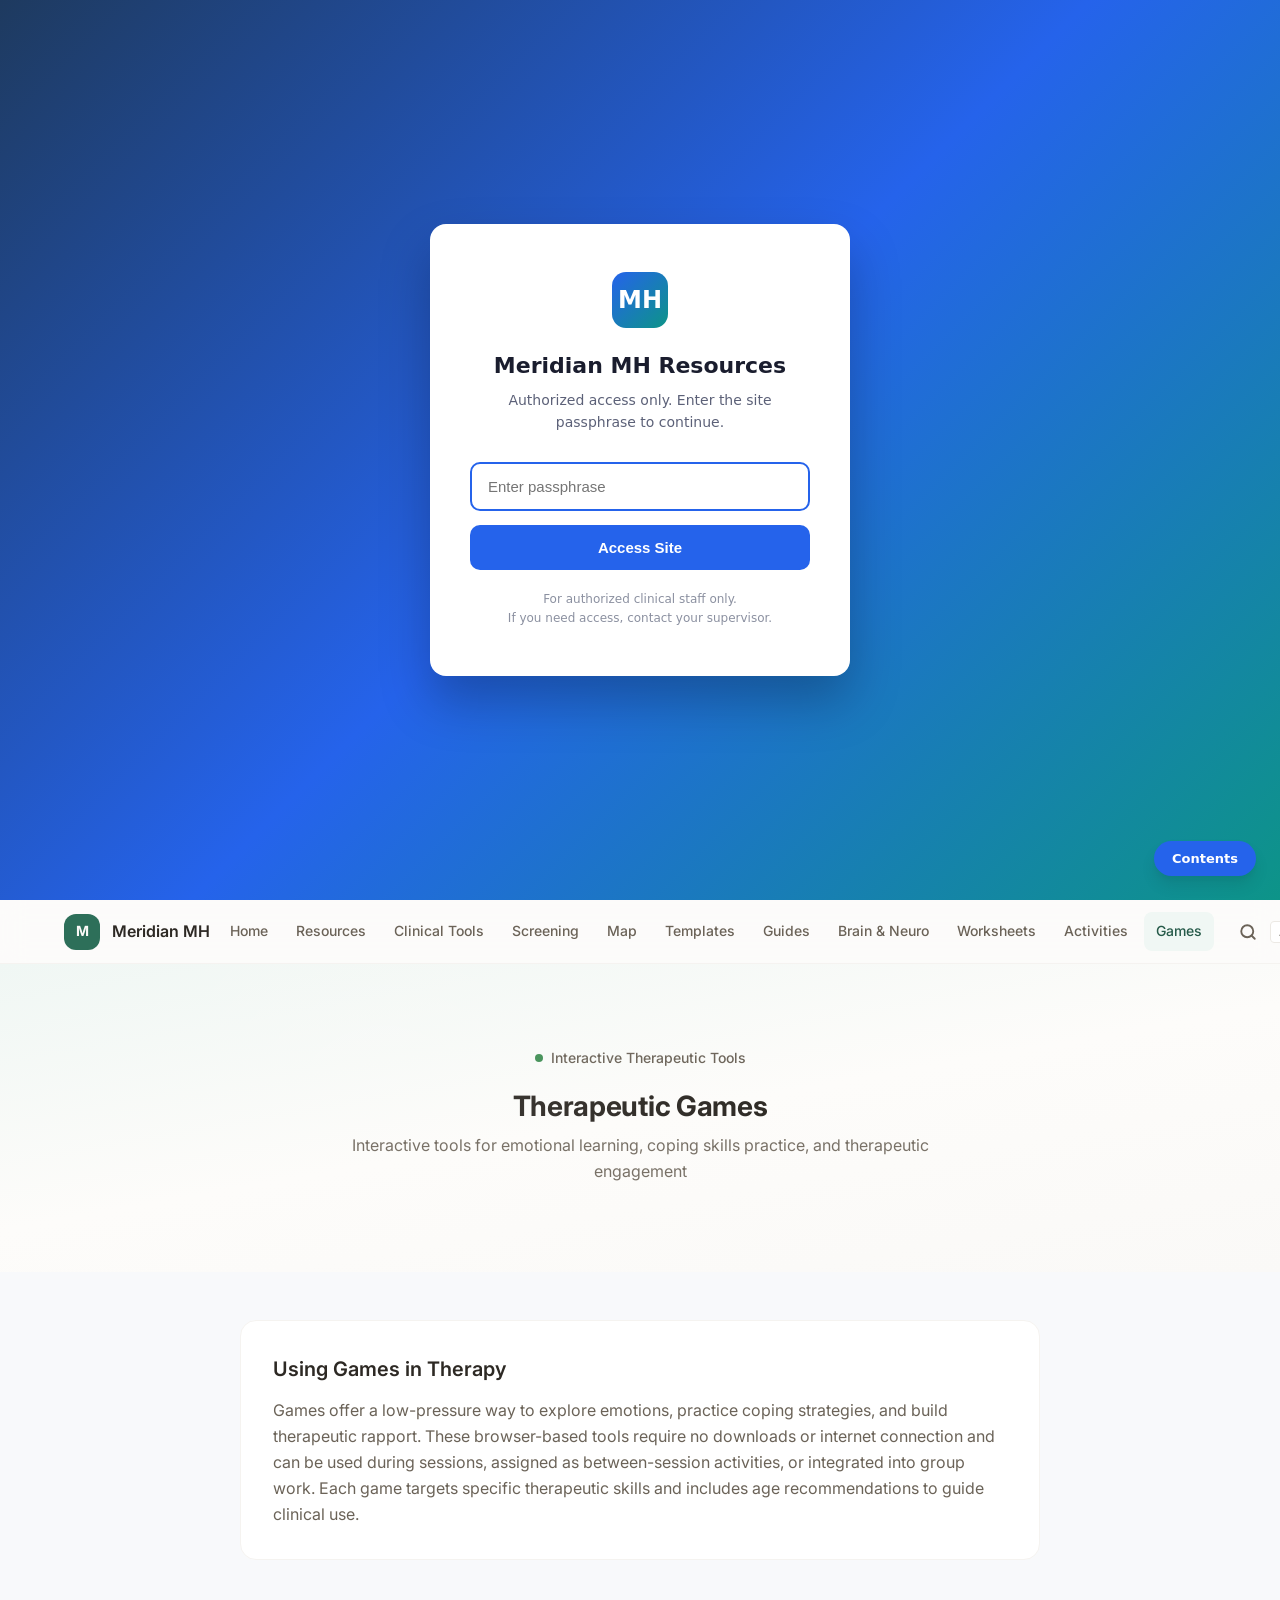
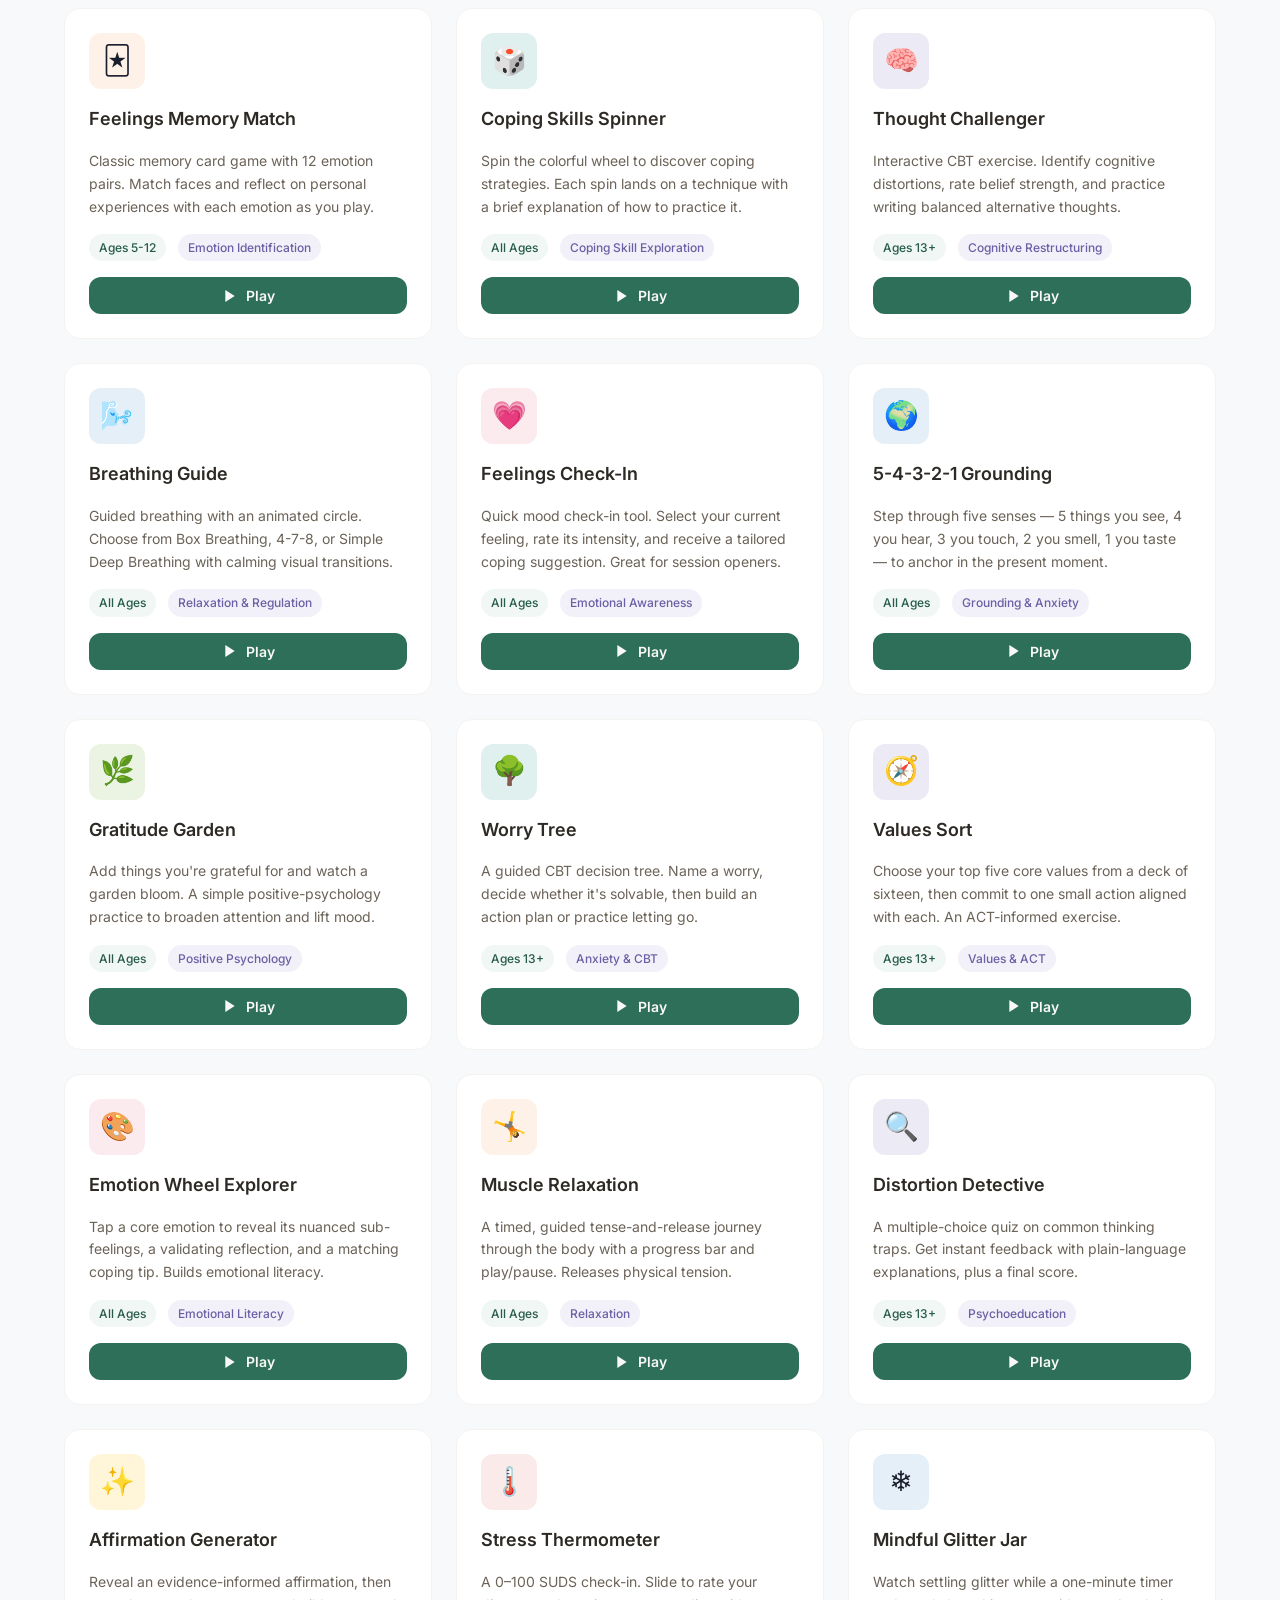
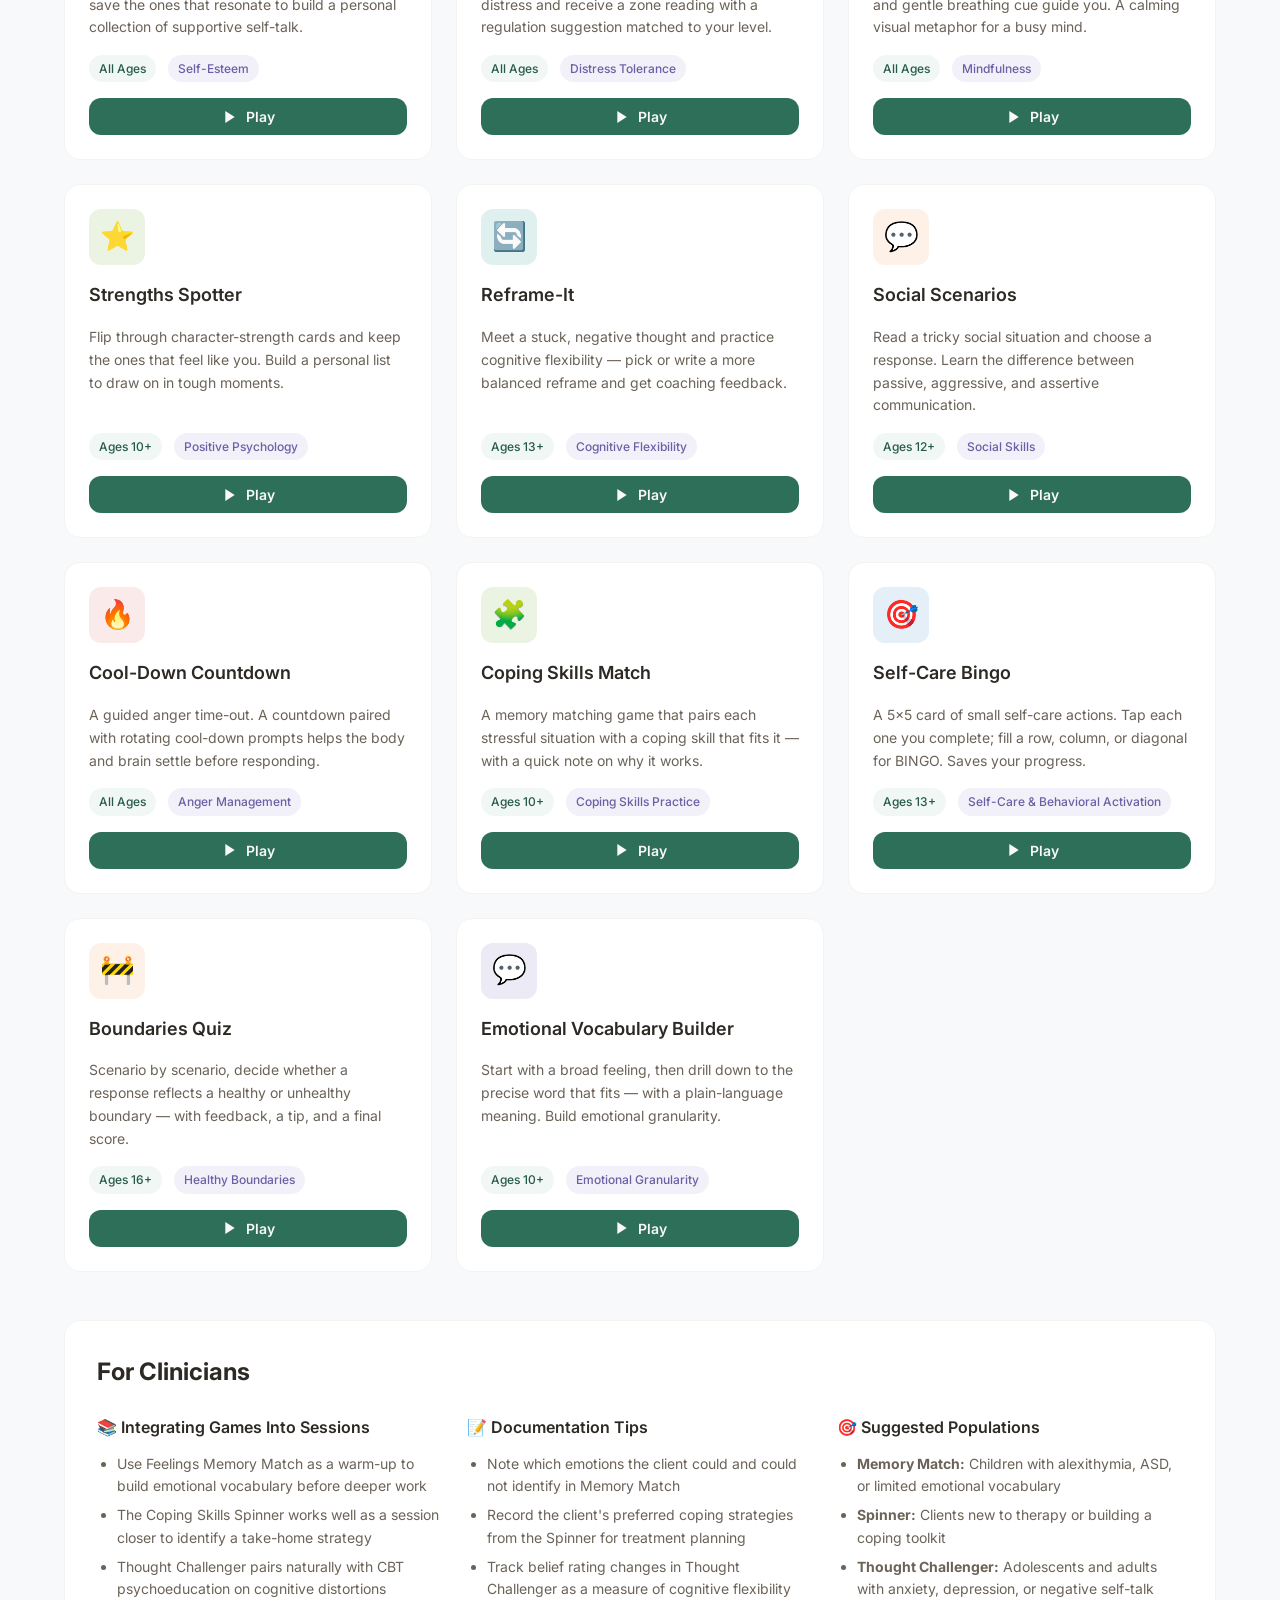
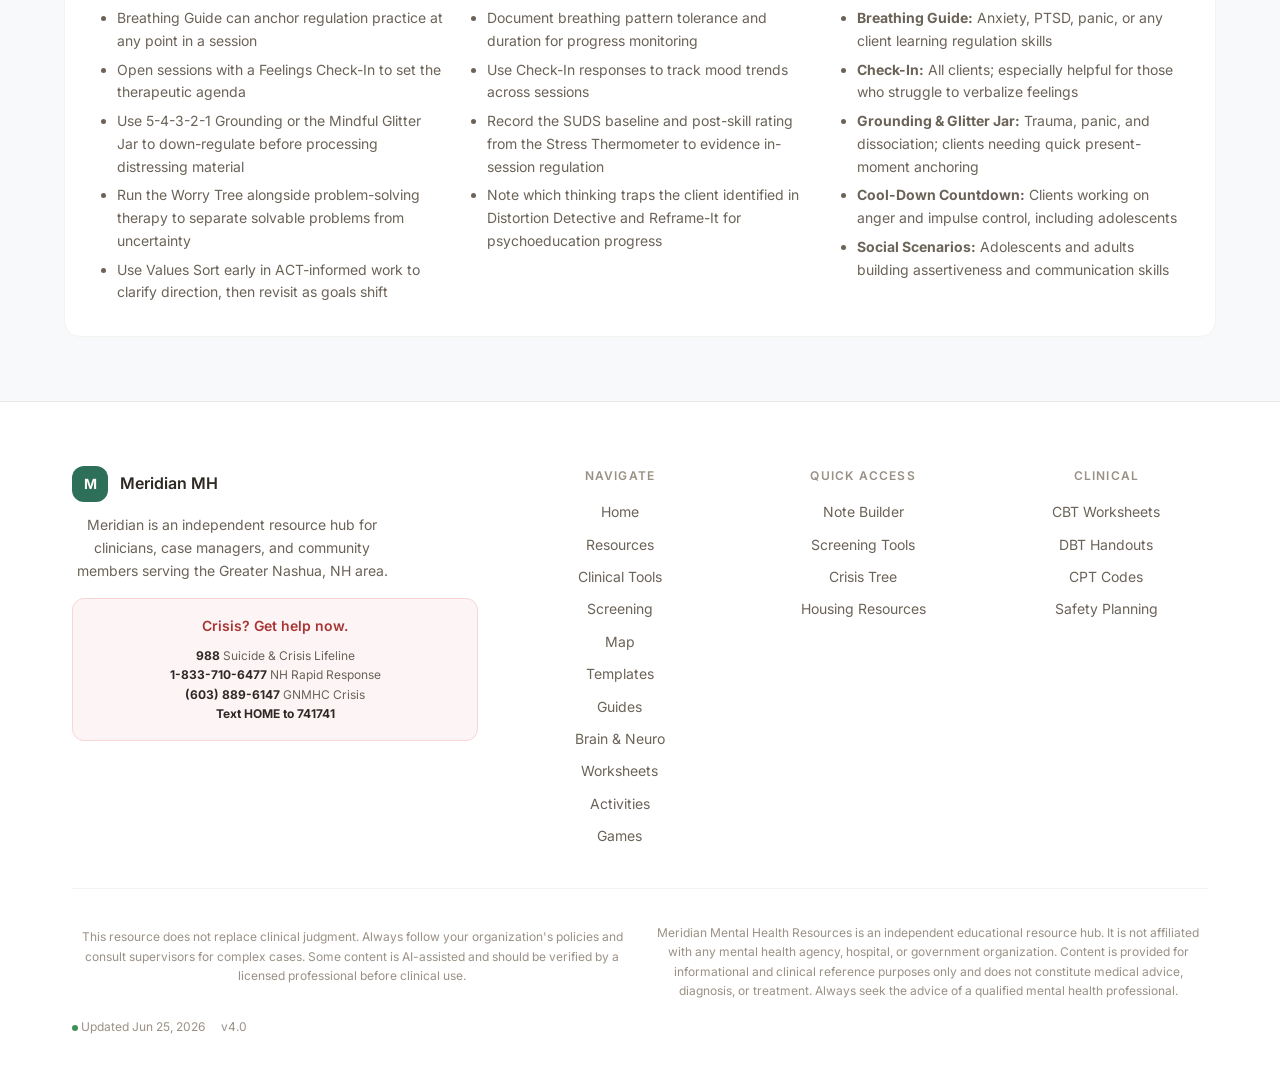
<file: games.html>
<!DOCTYPE html>
<html lang="en">
<head>
<meta charset="UTF-8">
<meta name="viewport" content="width=device-width, initial-scale=1.0">
<title>Therapeutic Games | Meridian Mental Health Resources</title>
<meta name="description" content="Interactive browser-based therapeutic games for emotional learning, coping skills practice, and therapeutic engagement. No internet required.">
<meta property="og:title" content="Therapeutic Games | Meridian Mental Health Resources">
<meta property="og:description" content="Interactive browser-based therapeutic games for emotional learning, coping skills practice, and therapeutic engagement.">
<meta property="og:type" content="website">
<link rel="icon" type="image/svg+xml" href="favicon.svg">
<link rel="manifest" href="manifest.json">
<meta name="theme-color" content="#2d6f59">
<meta name="apple-mobile-web-app-capable" content="yes">
<meta name="apple-mobile-web-app-status-bar-style" content="black-translucent">
<link rel="stylesheet" href="css/design-system.css">
<link rel="stylesheet" href="css/style.css">
<script src="js/fontsize.js"></script>
<script src="js/a11y.js" defer></script>
<style>
/* ================================================================
   Therapeutic Games Page — Layout & Component Overrides
   Page-specific styles only. Everything else from design-system.css.
   ================================================================ */

/* ---- Nav ---- */
.site-nav {
  position: sticky;
  top: 0;
  z-index: var(--ds-z-sticky);
  background: rgba(253, 252, 250, 0.85);
  backdrop-filter: blur(12px);
  -webkit-backdrop-filter: blur(12px);
  border-bottom: 1px solid var(--ds-border-subtle);
  height: var(--ds-header-height);
}
[data-theme="dark"] .site-nav {
  background: rgba(26, 25, 22, 0.85);
}
.site-nav__inner {
  max-width: var(--ds-container-xl);
  margin: 0 auto;
  padding: 0 var(--ds-space-6);
  height: 100%;
  display: flex;
  align-items: center;
  gap: var(--ds-space-2);
}
.site-nav__logo {
  display: flex;
  align-items: center;
  gap: var(--ds-space-3);
  text-decoration: none;
  flex-shrink: 0;
  margin-right: auto;
}
.site-nav__logo-mark {
  width: 36px;
  height: 36px;
  border-radius: var(--ds-radius-lg);
  background: var(--ds-primary-600);
  color: var(--ds-text-inverse);
  display: flex;
  align-items: center;
  justify-content: center;
  font-family: var(--ds-font-sans);
  font-size: var(--ds-text-sm);
  font-weight: var(--ds-weight-bold);
  letter-spacing: var(--ds-tracking-tight);
}
.site-nav__logo-text {
  font-family: var(--ds-font-sans);
  font-size: var(--ds-text-base);
  font-weight: var(--ds-weight-semibold);
  color: var(--ds-text-primary);
  white-space: nowrap;
}
.site-nav__links {
  display: flex;
  align-items: center;
  gap: var(--ds-space-1);
}
.site-nav__link {
  padding: var(--ds-space-2) var(--ds-space-3);
  border-radius: var(--ds-radius-md);
  font-family: var(--ds-font-sans);
  font-size: var(--ds-text-sm);
  font-weight: var(--ds-weight-medium);
  color: var(--ds-text-secondary);
  text-decoration: none;
  transition: color var(--ds-duration-fast) var(--ds-ease-default),
              background-color var(--ds-duration-fast) var(--ds-ease-default);
  white-space: nowrap;
}
.site-nav__link:hover {
  color: var(--ds-text-primary);
  background: var(--ds-surface-hover);
  text-decoration: none;
}
.site-nav__link--active {
  color: var(--ds-primary-700);
  background: var(--ds-primary-50);
}
[data-theme="dark"] .site-nav__link--active {
  color: var(--ds-primary-300);
  background: var(--ds-interactive-subtle);
}
.site-nav__controls {
  display: flex;
  align-items: center;
  gap: var(--ds-space-1);
  margin-left: var(--ds-space-2);
}
.site-nav__icon-btn {
  width: 36px;
  height: 36px;
  border-radius: var(--ds-radius-md);
  border: none;
  background: transparent;
  color: var(--ds-text-secondary);
  display: flex;
  align-items: center;
  justify-content: center;
  cursor: pointer;
  transition: background-color var(--ds-duration-fast) var(--ds-ease-default),
              color var(--ds-duration-fast) var(--ds-ease-default);
}
.site-nav__icon-btn:hover {
  background: var(--ds-surface-hover);
  color: var(--ds-text-primary);
}
.site-nav__font-controls {
  display: flex;
  align-items: center;
  gap: var(--ds-space-0-5);
}
.site-nav__font-btn {
  padding: var(--ds-space-1) var(--ds-space-2);
  border-radius: var(--ds-radius-sm);
  border: 1px solid var(--ds-border);
  background: var(--ds-surface);
  color: var(--ds-text-secondary);
  font-family: var(--ds-font-sans);
  font-size: var(--ds-text-xs);
  font-weight: var(--ds-weight-medium);
  cursor: pointer;
  transition: background-color var(--ds-duration-fast) var(--ds-ease-default),
              color var(--ds-duration-fast) var(--ds-ease-default);
  line-height: 1;
}
.site-nav__font-btn:hover {
  background: var(--ds-surface-hover);
  color: var(--ds-text-primary);
}
.site-nav__hamburger {
  display: none;
  flex-direction: column;
  gap: 4px;
  width: 36px;
  height: 36px;
  border: none;
  background: transparent;
  cursor: pointer;
  align-items: center;
  justify-content: center;
  border-radius: var(--ds-radius-md);
  padding: 0;
}
.site-nav__hamburger span {
  display: block;
  width: 18px;
  height: 2px;
  background: var(--ds-text-secondary);
  border-radius: 2px;
  transition: transform var(--ds-duration-normal) var(--ds-ease-default),
              opacity var(--ds-duration-normal) var(--ds-ease-default);
}
.site-nav__mobile-panel {
  display: none;
  position: fixed;
  top: var(--ds-header-height);
  left: 0;
  right: 0;
  background: var(--ds-surface);
  border-bottom: 1px solid var(--ds-border);
  padding: var(--ds-space-4) var(--ds-space-6);
  z-index: calc(var(--ds-z-sticky) - 1);
  flex-direction: column;
  gap: var(--ds-space-1);
  box-shadow: var(--ds-shadow-lg);
}
.site-nav__mobile-panel.is-open {
  display: flex;
}
.site-nav__mobile-link {
  padding: var(--ds-space-3) var(--ds-space-4);
  border-radius: var(--ds-radius-lg);
  font-family: var(--ds-font-sans);
  font-size: var(--ds-text-lg);
  font-weight: var(--ds-weight-medium);
  color: var(--ds-text-primary);
  text-decoration: none;
  transition: background-color var(--ds-duration-fast) var(--ds-ease-default);
}
.site-nav__mobile-link:hover {
  background: var(--ds-surface-hover);
  text-decoration: none;
}
.site-nav__mobile-link--active {
  color: var(--ds-primary-700);
  background: var(--ds-primary-50);
}
[data-theme="dark"] .site-nav__mobile-link--active {
  color: var(--ds-primary-300);
  background: var(--ds-interactive-subtle);
}

/* ---- Hero ---- */
.hero {
  background: linear-gradient(170deg, var(--ds-primary-50) 0%, var(--ds-cream) 50%, var(--ds-warm-gray-50) 100%);
  padding: var(--ds-space-20) 0 var(--ds-space-16);
}
[data-theme="dark"] .hero {
  background: linear-gradient(170deg, rgba(61, 139, 112, 0.08) 0%, var(--ds-page-bg) 50%, var(--ds-page-bg) 100%);
}
.hero__inner {
  max-width: var(--ds-container-xl);
  margin: 0 auto;
  padding: 0 var(--ds-space-6);
  text-align: center;
}
.hero__overline {
  display: inline-flex;
  align-items: center;
  gap: var(--ds-space-2);
  margin-bottom: var(--ds-space-5);
}
.hero__overline-dot {
  width: 8px;
  height: 8px;
  border-radius: 50%;
  background: var(--ds-success-500);
}
.hero__title {
  font-family: var(--ds-font-sans);
  font-size: var(--ds-text-4xl);
  font-weight: var(--ds-weight-bold);
  line-height: var(--ds-leading-tight);
  letter-spacing: var(--ds-tracking-tight);
  color: var(--ds-text-primary);
  max-width: 720px;
  margin: 0 auto var(--ds-space-5);
}
.hero__subtitle {
  font-family: var(--ds-font-sans);
  font-size: var(--ds-text-lg);
  font-weight: var(--ds-weight-regular);
  line-height: var(--ds-leading-relaxed);
  color: var(--ds-text-secondary);
  max-width: 620px;
  margin: 0 auto;
}

/* ---- Intro Section ---- */
.intro-section {
  max-width: var(--ds-container-xl);
  margin: 0 auto;
  padding: var(--ds-space-12) var(--ds-space-6) var(--ds-space-8);
}
.intro-card {
  background: var(--ds-surface);
  border: 1px solid var(--ds-border-subtle);
  border-radius: var(--ds-radius-xl);
  padding: var(--ds-space-8);
  max-width: 800px;
  margin: 0 auto;
}
.intro-card h2 {
  font-family: var(--ds-font-sans);
  font-size: var(--ds-text-xl);
  font-weight: var(--ds-weight-semibold);
  color: var(--ds-text-primary);
  margin: 0 0 var(--ds-space-3);
}
.intro-card p {
  font-family: var(--ds-font-sans);
  font-size: var(--ds-text-base);
  color: var(--ds-text-secondary);
  line-height: var(--ds-leading-relaxed);
  margin: 0;
}

/* ---- Games Grid ---- */
.games-grid {
  max-width: var(--ds-container-xl);
  margin: 0 auto;
  padding: var(--ds-space-4) var(--ds-space-6) var(--ds-space-12);
  display: grid;
  grid-template-columns: repeat(3, 1fr);
  gap: var(--ds-space-6);
}

/* ---- Game Card ---- */
.game-card {
  background: var(--ds-surface);
  border: 1px solid var(--ds-border-subtle);
  border-radius: var(--ds-radius-xl);
  padding: var(--ds-space-6);
  display: flex;
  flex-direction: column;
  gap: var(--ds-space-4);
  transition: box-shadow var(--ds-duration-normal) var(--ds-ease-default),
              transform var(--ds-duration-normal) var(--ds-ease-default);
}
.game-card:hover {
  box-shadow: var(--ds-shadow-lg);
  transform: translateY(-2px);
}
.game-card__icon {
  width: 56px;
  height: 56px;
  border-radius: var(--ds-radius-lg);
  display: flex;
  align-items: center;
  justify-content: center;
  font-size: 28px;
  flex-shrink: 0;
}
.game-card__icon--memory { background: rgba(244, 162, 97, 0.15); }
.game-card__icon--spinner { background: rgba(42, 157, 143, 0.15); }
.game-card__icon--thought { background: rgba(128, 113, 181, 0.15); }
.game-card__icon--breathing { background: rgba(76, 145, 200, 0.15); }
.game-card__icon--checkin { background: rgba(233, 120, 141, 0.15); }
.game-card__icon--grounding { background: rgba(76, 145, 200, 0.15); }
.game-card__icon--gratitude { background: rgba(124, 179, 66, 0.15); }
.game-card__icon--worrytree { background: rgba(42, 157, 143, 0.15); }
.game-card__icon--valuessort { background: rgba(128, 113, 181, 0.15); }
.game-card__icon--emotionwheel { background: rgba(233, 120, 141, 0.15); }
.game-card__icon--pmr { background: rgba(244, 162, 97, 0.15); }
.game-card__icon--cogquiz { background: rgba(128, 113, 181, 0.15); }
.game-card__icon--affirmations { background: rgba(255, 193, 7, 0.15); }
.game-card__icon--stressthermometer { background: rgba(229, 115, 115, 0.15); }
.game-card__icon--mindfuljar { background: rgba(76, 145, 200, 0.15); }
.game-card__icon--strengths { background: rgba(124, 179, 66, 0.15); }
.game-card__icon--flexibility { background: rgba(42, 157, 143, 0.15); }
.game-card__icon--socialscenarios { background: rgba(244, 162, 97, 0.15); }
.game-card__icon--calmcountdown { background: rgba(229, 115, 115, 0.15); }
.game-card__icon--copingmatch { background: rgba(124, 179, 66, 0.15); }
.game-card__icon--selfcarebingo { background: rgba(76, 145, 200, 0.15); }
.game-card__icon--boundaries { background: rgba(244, 162, 97, 0.15); }
.game-card__icon--emovocab { background: rgba(128, 113, 181, 0.15); }

/* ---- Shared new-game UI utilities ---- */
.gx-btn {
  padding: var(--ds-space-2-5) var(--ds-space-5);
  border-radius: var(--ds-radius-lg);
  border: none;
  background: var(--ds-primary-600);
  color: var(--ds-text-inverse);
  font-family: var(--ds-font-sans);
  font-size: var(--ds-text-sm);
  font-weight: var(--ds-weight-semibold);
  cursor: pointer;
  transition: background-color var(--ds-duration-fast) var(--ds-ease-default),
              transform var(--ds-duration-fast) var(--ds-ease-default);
}
.gx-btn:hover { background: var(--ds-primary-700); transform: scale(1.03); }
.gx-btn:active { transform: scale(0.98); }
.gx-btn:disabled { opacity: 0.5; cursor: not-allowed; transform: none; }
.gx-btn--ghost {
  background: var(--ds-surface);
  color: var(--ds-text-primary);
  border: 1px solid var(--ds-border);
}
.gx-btn--ghost:hover { background: var(--ds-surface-hover); }
.gx-input, .gx-textarea {
  width: 100%;
  box-sizing: border-box;
  padding: var(--ds-space-3);
  border-radius: var(--ds-radius-md);
  border: 1px solid var(--ds-border);
  background: var(--ds-surface);
  color: var(--ds-text-primary);
  font-family: var(--ds-font-sans);
  font-size: var(--ds-text-base);
}
.gx-textarea { min-height: 70px; resize: vertical; line-height: var(--ds-leading-relaxed); }
.gx-input:focus, .gx-textarea:focus { outline: 2px solid var(--ds-primary-500); outline-offset: 1px; }
.gx-label {
  display: block;
  font-family: var(--ds-font-sans);
  font-size: var(--ds-text-sm);
  font-weight: var(--ds-weight-medium);
  color: var(--ds-text-primary);
  margin-bottom: var(--ds-space-2);
}
.gx-help {
  font-family: var(--ds-font-sans);
  font-size: var(--ds-text-sm);
  color: var(--ds-text-secondary);
  line-height: var(--ds-leading-relaxed);
  margin: 0 0 var(--ds-space-4);
}
.gx-card {
  background: var(--ds-primary-50);
  border: 1px solid var(--ds-border-subtle);
  border-radius: var(--ds-radius-lg);
  padding: var(--ds-space-4);
  margin-bottom: var(--ds-space-3);
}
[data-theme="dark"] .gx-card { background: var(--ds-interactive-subtle); }
.gx-step-dots { display: flex; gap: var(--ds-space-2); justify-content: center; margin-bottom: var(--ds-space-4); }
.gx-step-dot { width: 10px; height: 10px; border-radius: 50%; background: var(--ds-border); }
.gx-step-dot.active { background: var(--ds-primary-600); }
.gx-step-dot.done { background: var(--ds-primary-400); }
.gx-actions { display: flex; gap: var(--ds-space-3); flex-wrap: wrap; margin-top: var(--ds-space-4); }
.gx-list { list-style: none; padding: 0; margin: var(--ds-space-3) 0 0; display: flex; flex-direction: column; gap: var(--ds-space-2); }
.gx-list li {
  display: flex; align-items: center; gap: var(--ds-space-2);
  background: var(--ds-surface); border: 1px solid var(--ds-border-subtle);
  border-radius: var(--ds-radius-md); padding: var(--ds-space-2-5) var(--ds-space-3);
  font-family: var(--ds-font-sans); font-size: var(--ds-text-sm); color: var(--ds-text-primary);
}
.gx-result {
  background: var(--ds-primary-50); border: 1px solid var(--ds-border-subtle);
  border-radius: var(--ds-radius-lg); padding: var(--ds-space-5); margin-top: var(--ds-space-4);
}
[data-theme="dark"] .gx-result { background: var(--ds-interactive-subtle); }
.gx-result h4 { margin: 0 0 var(--ds-space-2); font-family: var(--ds-font-sans); font-size: var(--ds-text-base); color: var(--ds-text-primary); }
.gx-result p { margin: 0; font-family: var(--ds-font-sans); font-size: var(--ds-text-sm); color: var(--ds-text-secondary); line-height: var(--ds-leading-relaxed); }
.gx-option-grid { display: grid; grid-template-columns: repeat(auto-fill, minmax(140px, 1fr)); gap: var(--ds-space-2); }
.gx-chip {
  padding: var(--ds-space-2-5) var(--ds-space-3); border-radius: var(--ds-radius-md);
  border: 1px solid var(--ds-border); background: var(--ds-surface); color: var(--ds-text-primary);
  font-family: var(--ds-font-sans); font-size: var(--ds-text-sm); cursor: pointer; text-align: center;
  transition: all var(--ds-duration-fast) var(--ds-ease-default);
}
.gx-chip:hover { border-color: var(--ds-primary-400); }
.gx-chip.selected { background: var(--ds-primary-600); color: var(--ds-text-inverse); border-color: var(--ds-primary-600); }
.gx-chip:disabled { opacity: 0.4; cursor: not-allowed; }
.gx-feedback { border-radius: var(--ds-radius-md); padding: var(--ds-space-3); margin-top: var(--ds-space-3); font-family: var(--ds-font-sans); font-size: var(--ds-text-sm); line-height: var(--ds-leading-relaxed); }
.gx-feedback--good { background: rgba(124, 179, 66, 0.12); color: var(--ds-text-primary); border: 1px solid rgba(124, 179, 66, 0.4); }
.gx-feedback--warn { background: rgba(244, 162, 97, 0.12); color: var(--ds-text-primary); border: 1px solid rgba(244, 162, 97, 0.4); }
.gx-feedback--info { background: var(--ds-primary-50); color: var(--ds-text-primary); border: 1px solid var(--ds-border-subtle); }
[data-theme="dark"] .gx-feedback--info { background: var(--ds-interactive-subtle); }
.gx-center { text-align: center; }
.gx-big-num { font-family: var(--ds-font-sans); font-size: 56px; font-weight: var(--ds-weight-bold); color: var(--ds-primary-600); line-height: 1; }
.gx-bloom { font-size: 28px; }
.gx-progress-track { height: 8px; border-radius: var(--ds-radius-full); background: var(--ds-border); overflow: hidden; margin: var(--ds-space-3) 0; }
.gx-progress-fill { height: 100%; background: var(--ds-primary-600); width: 0%; transition: width 0.4s ease; }
.gx-range { width: 100%; }
/* Coping Skills Match board */
.cm-board { display: grid; grid-template-columns: repeat(4, 1fr); gap: var(--ds-space-2); margin: var(--ds-space-3) 0; }
.cm-card {
  position: relative; min-height: 84px; border-radius: var(--ds-radius-md);
  border: 1px solid var(--ds-border); background: var(--ds-surface); color: var(--ds-text-primary);
  font-family: var(--ds-font-sans); font-size: var(--ds-text-xs); cursor: pointer;
  display: flex; align-items: center; justify-content: center; text-align: center;
  padding: var(--ds-space-2); line-height: var(--ds-leading-snug);
  transition: all var(--ds-duration-fast) var(--ds-ease-default);
}
.cm-card .cm-face { display: none; }
.cm-card .cm-back { font-size: 24px; color: var(--ds-text-secondary); }
.cm-card.flipped, .cm-card.matched { background: var(--ds-primary-50); border-color: var(--ds-primary-400); }
[data-theme="dark"] .cm-card.flipped, [data-theme="dark"] .cm-card.matched { background: var(--ds-interactive-subtle); }
.cm-card.flipped .cm-face, .cm-card.matched .cm-face { display: block; }
.cm-card.flipped .cm-back, .cm-card.matched .cm-back { display: none; }
.cm-card.matched { border-color: rgba(124, 179, 66, 0.6); cursor: default; opacity: 0.92; }
.cm-card:hover:not(.flipped):not(.matched) { border-color: var(--ds-primary-400); }
.cm-card:disabled { cursor: default; }
.cm-stats { display: flex; gap: var(--ds-space-4); justify-content: center; font-family: var(--ds-font-sans); font-size: var(--ds-text-sm); color: var(--ds-text-secondary); margin-bottom: var(--ds-space-2); }
/* Self-Care Bingo card */
.bingo-grid { display: grid; grid-template-columns: repeat(5, 1fr); gap: var(--ds-space-2); margin: var(--ds-space-3) 0; }
.bingo-cell {
  aspect-ratio: 1 / 1; border-radius: var(--ds-radius-md);
  border: 1px solid var(--ds-border); background: var(--ds-surface); color: var(--ds-text-primary);
  font-family: var(--ds-font-sans); font-size: 11px; line-height: 1.2; cursor: pointer;
  display: flex; align-items: center; justify-content: center; text-align: center;
  padding: 4px; transition: all var(--ds-duration-fast) var(--ds-ease-default);
}
.bingo-cell:hover:not(.free) { border-color: var(--ds-primary-400); }
.bingo-cell.marked { background: var(--ds-primary-600); color: var(--ds-text-inverse); border-color: var(--ds-primary-600); }
.bingo-cell.free { background: var(--ds-primary-50); border-color: var(--ds-primary-400); font-weight: var(--ds-weight-semibold); cursor: default; }
[data-theme="dark"] .bingo-cell.free { background: var(--ds-interactive-subtle); }
.gx-emotion-core { display: flex; flex-wrap: wrap; gap: var(--ds-space-2); justify-content: center; }
.gx-jar {
  width: 160px; height: 200px; margin: 0 auto var(--ds-space-3); border-radius: 0 0 60px 60px;
  border: 3px solid var(--ds-primary-400); position: relative; overflow: hidden;
  background: linear-gradient(180deg, rgba(76,145,200,0.05), rgba(76,145,200,0.18));
}
.gx-glitter { position: absolute; width: 6px; height: 6px; border-radius: 50%; background: var(--ds-primary-500); opacity: 0.8; }
@keyframes gxFall { 0% { transform: translateY(-10px); } 100% { transform: translateY(210px); } }
.game-card__title {
  font-family: var(--ds-font-sans);
  font-size: var(--ds-text-lg);
  font-weight: var(--ds-weight-semibold);
  color: var(--ds-text-primary);
  margin: 0;
}
.game-card__desc {
  font-family: var(--ds-font-sans);
  font-size: var(--ds-text-sm);
  color: var(--ds-text-secondary);
  line-height: var(--ds-leading-relaxed);
  margin: 0;
  flex: 1;
}
.game-card__meta {
  display: flex;
  align-items: center;
  gap: var(--ds-space-3);
  flex-wrap: wrap;
}
.game-card__badge {
  padding: var(--ds-space-1) var(--ds-space-2-5);
  border-radius: var(--ds-radius-full);
  font-family: var(--ds-font-sans);
  font-size: var(--ds-text-xs);
  font-weight: var(--ds-weight-medium);
  white-space: nowrap;
}
.game-card__badge--age {
  background: var(--ds-primary-50);
  color: var(--ds-primary-700);
}
[data-theme="dark"] .game-card__badge--age {
  background: var(--ds-interactive-subtle);
  color: var(--ds-primary-300);
}
.game-card__badge--purpose {
  background: rgba(128, 113, 181, 0.1);
  color: #6b5fa5;
}
[data-theme="dark"] .game-card__badge--purpose {
  background: rgba(128, 113, 181, 0.15);
  color: #b0a5d4;
}
.game-card__play-btn {
  display: inline-flex;
  align-items: center;
  justify-content: center;
  gap: var(--ds-space-2);
  padding: var(--ds-space-2-5) var(--ds-space-5);
  border-radius: var(--ds-radius-lg);
  border: none;
  background: var(--ds-primary-600);
  color: var(--ds-text-inverse);
  font-family: var(--ds-font-sans);
  font-size: var(--ds-text-sm);
  font-weight: var(--ds-weight-semibold);
  cursor: pointer;
  transition: background-color var(--ds-duration-fast) var(--ds-ease-default),
              transform var(--ds-duration-fast) var(--ds-ease-default);
  width: 100%;
}
.game-card__play-btn:hover {
  background: var(--ds-primary-700);
  transform: scale(1.02);
}
.game-card__play-btn:active {
  transform: scale(0.98);
}
.game-card__play-btn svg {
  flex-shrink: 0;
}

/* ---- Game Modal ---- */
.game-modal-overlay {
  display: none;
  position: fixed;
  top: 0;
  left: 0;
  right: 0;
  bottom: 0;
  background: rgba(0, 0, 0, 0.6);
  z-index: 9999;
  align-items: center;
  justify-content: center;
  padding: var(--ds-space-6);
  overflow-y: auto;
}
.game-modal-overlay.is-open {
  display: flex;
}
.game-modal {
  background: var(--ds-surface);
  border-radius: var(--ds-radius-xl);
  width: 100%;
  max-width: 720px;
  max-height: 90vh;
  overflow-y: auto;
  box-shadow: var(--ds-shadow-xl);
  position: relative;
}
.game-modal__header {
  display: flex;
  align-items: center;
  justify-content: space-between;
  padding: var(--ds-space-5) var(--ds-space-6);
  border-bottom: 1px solid var(--ds-border-subtle);
  position: sticky;
  top: 0;
  background: var(--ds-surface);
  z-index: 1;
  border-radius: var(--ds-radius-xl) var(--ds-radius-xl) 0 0;
}
.game-modal__title {
  font-family: var(--ds-font-sans);
  font-size: var(--ds-text-lg);
  font-weight: var(--ds-weight-semibold);
  color: var(--ds-text-primary);
  margin: 0;
}
.game-modal__close {
  width: 36px;
  height: 36px;
  border-radius: var(--ds-radius-md);
  border: none;
  background: transparent;
  color: var(--ds-text-secondary);
  display: flex;
  align-items: center;
  justify-content: center;
  cursor: pointer;
  transition: background-color var(--ds-duration-fast) var(--ds-ease-default);
  font-size: 20px;
  flex-shrink: 0;
}
.game-modal__close:hover {
  background: var(--ds-surface-hover);
  color: var(--ds-text-primary);
}
.game-modal__body {
  padding: var(--ds-space-6);
}

/* ---- Memory Match Game ---- */
.memory-board {
  display: grid;
  grid-template-columns: repeat(6, 1fr);
  gap: var(--ds-space-2);
  max-width: 540px;
  margin: 0 auto var(--ds-space-4);
}
.memory-card {
  aspect-ratio: 1;
  border-radius: var(--ds-radius-lg);
  border: 2px solid var(--ds-border);
  background: var(--ds-primary-50);
  cursor: pointer;
  display: flex;
  flex-direction: column;
  align-items: center;
  justify-content: center;
  font-size: 24px;
  transition: transform 0.3s ease, background-color 0.3s ease, border-color 0.3s ease;
  user-select: none;
  position: relative;
  overflow: hidden;
}
[data-theme="dark"] .memory-card {
  background: var(--ds-interactive-subtle);
}
.memory-card:hover:not(.flipped):not(.matched) {
  border-color: var(--ds-primary-400);
  transform: scale(1.05);
}
.memory-card .card-back {
  font-size: 20px;
  color: var(--ds-primary-600);
}
.memory-card .card-front {
  display: none;
  flex-direction: column;
  align-items: center;
  gap: 2px;
}
.memory-card .card-front .emotion-label {
  font-family: var(--ds-font-sans);
  font-size: 9px;
  font-weight: var(--ds-weight-semibold);
  color: var(--ds-text-secondary);
  text-align: center;
  line-height: 1.1;
}
.memory-card.flipped .card-back,
.memory-card.matched .card-back {
  display: none;
}
.memory-card.flipped .card-front,
.memory-card.matched .card-front {
  display: flex;
}
.memory-card.flipped {
  background: var(--ds-surface);
  border-color: var(--ds-primary-500);
}
.memory-card.matched {
  background: rgba(42, 157, 143, 0.1);
  border-color: var(--ds-success-500);
  cursor: default;
  opacity: 0.85;
}
.memory-stats {
  display: flex;
  align-items: center;
  justify-content: center;
  gap: var(--ds-space-6);
  margin-bottom: var(--ds-space-4);
  font-family: var(--ds-font-sans);
  font-size: var(--ds-text-sm);
  color: var(--ds-text-secondary);
}
.memory-stats strong {
  color: var(--ds-text-primary);
}
.memory-prompt {
  text-align: center;
  padding: var(--ds-space-4);
  background: var(--ds-primary-50);
  border-radius: var(--ds-radius-lg);
  margin-top: var(--ds-space-4);
  font-family: var(--ds-font-sans);
  font-size: var(--ds-text-sm);
  color: var(--ds-primary-700);
  line-height: var(--ds-leading-relaxed);
  display: none;
}
[data-theme="dark"] .memory-prompt {
  background: var(--ds-interactive-subtle);
  color: var(--ds-primary-300);
}
.memory-prompt.visible {
  display: block;
  animation: fadeSlideIn 0.3s ease;
}
.memory-actions {
  display: flex;
  justify-content: center;
  margin-top: var(--ds-space-4);
}

/* ---- Coping Spinner ---- */
.spinner-container {
  display: flex;
  flex-direction: column;
  align-items: center;
  gap: var(--ds-space-6);
}
.spinner-wheel-wrap {
  position: relative;
  width: 320px;
  height: 320px;
}
.spinner-wheel {
  width: 100%;
  height: 100%;
  border-radius: 50%;
  transition: transform 4s cubic-bezier(0.17, 0.67, 0.12, 0.99);
  box-shadow: var(--ds-shadow-lg);
}
.spinner-pointer {
  position: absolute;
  top: -12px;
  left: 50%;
  transform: translateX(-50%);
  width: 0;
  height: 0;
  border-left: 14px solid transparent;
  border-right: 14px solid transparent;
  border-top: 24px solid var(--ds-primary-700);
  z-index: 2;
  filter: drop-shadow(0 2px 4px rgba(0,0,0,0.2));
}
.spinner-center {
  position: absolute;
  top: 50%;
  left: 50%;
  transform: translate(-50%, -50%);
  width: 36px;
  height: 36px;
  border-radius: 50%;
  background: var(--ds-surface);
  border: 3px solid var(--ds-primary-600);
  z-index: 2;
}
.spinner-result {
  text-align: center;
  max-width: 400px;
  min-height: 80px;
}
.spinner-result__title {
  font-family: var(--ds-font-sans);
  font-size: var(--ds-text-xl);
  font-weight: var(--ds-weight-semibold);
  color: var(--ds-primary-700);
  margin: 0 0 var(--ds-space-2);
}
[data-theme="dark"] .spinner-result__title {
  color: var(--ds-primary-300);
}
.spinner-result__desc {
  font-family: var(--ds-font-sans);
  font-size: var(--ds-text-sm);
  color: var(--ds-text-secondary);
  line-height: var(--ds-leading-relaxed);
  margin: 0;
}
.spinner-btn {
  padding: var(--ds-space-3) var(--ds-space-8);
  border-radius: var(--ds-radius-full);
  border: none;
  background: var(--ds-primary-600);
  color: var(--ds-text-inverse);
  font-family: var(--ds-font-sans);
  font-size: var(--ds-text-base);
  font-weight: var(--ds-weight-semibold);
  cursor: pointer;
  transition: background-color var(--ds-duration-fast) var(--ds-ease-default),
              transform var(--ds-duration-fast) var(--ds-ease-default);
}
.spinner-btn:hover {
  background: var(--ds-primary-700);
  transform: scale(1.05);
}
.spinner-btn:disabled {
  opacity: 0.5;
  cursor: not-allowed;
  transform: none;
}

/* ---- Thought Challenger ---- */
.thought-challenger {
  max-width: 560px;
  margin: 0 auto;
}
.tc-progress {
  display: flex;
  align-items: center;
  gap: var(--ds-space-2);
  margin-bottom: var(--ds-space-6);
}
.tc-progress__bar {
  flex: 1;
  height: 6px;
  border-radius: 3px;
  background: var(--ds-surface-hover);
  overflow: hidden;
}
.tc-progress__fill {
  height: 100%;
  background: var(--ds-primary-600);
  border-radius: 3px;
  transition: width 0.4s ease;
}
.tc-progress__text {
  font-family: var(--ds-font-sans);
  font-size: var(--ds-text-xs);
  color: var(--ds-text-muted);
  white-space: nowrap;
}
.tc-thought-bubble {
  background: var(--ds-warm-gray-50);
  border: 1px solid var(--ds-border-subtle);
  border-radius: var(--ds-radius-xl);
  padding: var(--ds-space-5);
  text-align: center;
  margin-bottom: var(--ds-space-6);
  position: relative;
}
[data-theme="dark"] .tc-thought-bubble {
  background: var(--ds-interactive-subtle);
}
.tc-thought-bubble__label {
  font-family: var(--ds-font-sans);
  font-size: var(--ds-text-xs);
  font-weight: var(--ds-weight-semibold);
  text-transform: uppercase;
  letter-spacing: var(--ds-tracking-widest);
  color: var(--ds-text-muted);
  margin: 0 0 var(--ds-space-2);
}
.tc-thought-bubble__text {
  font-family: var(--ds-font-sans);
  font-size: var(--ds-text-lg);
  font-weight: var(--ds-weight-medium);
  color: var(--ds-text-primary);
  font-style: italic;
  margin: 0;
}
.tc-step {
  display: none;
}
.tc-step.active {
  display: block;
  animation: fadeSlideIn 0.3s ease;
}
.tc-step__title {
  font-family: var(--ds-font-sans);
  font-size: var(--ds-text-base);
  font-weight: var(--ds-weight-semibold);
  color: var(--ds-text-primary);
  margin: 0 0 var(--ds-space-4);
}
.tc-option {
  display: block;
  width: 100%;
  text-align: left;
  padding: var(--ds-space-3) var(--ds-space-4);
  border-radius: var(--ds-radius-lg);
  border: 1px solid var(--ds-border);
  background: var(--ds-surface);
  font-family: var(--ds-font-sans);
  font-size: var(--ds-text-sm);
  color: var(--ds-text-primary);
  cursor: pointer;
  margin-bottom: var(--ds-space-2);
  transition: border-color var(--ds-duration-fast) var(--ds-ease-default),
              background-color var(--ds-duration-fast) var(--ds-ease-default);
}
.tc-option:hover {
  border-color: var(--ds-primary-400);
  background: var(--ds-primary-50);
}
[data-theme="dark"] .tc-option:hover {
  background: var(--ds-interactive-subtle);
}
.tc-option.correct {
  border-color: var(--ds-success-500);
  background: rgba(42, 157, 143, 0.1);
}
.tc-option.incorrect {
  border-color: var(--ds-danger-400);
  background: rgba(220, 95, 95, 0.08);
}
.tc-slider-group {
  margin-bottom: var(--ds-space-4);
}
.tc-slider-label {
  display: flex;
  justify-content: space-between;
  font-family: var(--ds-font-sans);
  font-size: var(--ds-text-xs);
  color: var(--ds-text-muted);
  margin-bottom: var(--ds-space-2);
}
.tc-slider {
  width: 100%;
  -webkit-appearance: none;
  appearance: none;
  height: 8px;
  border-radius: 4px;
  background: var(--ds-surface-hover);
  outline: none;
}
.tc-slider::-webkit-slider-thumb {
  -webkit-appearance: none;
  width: 24px;
  height: 24px;
  border-radius: 50%;
  background: var(--ds-primary-600);
  cursor: pointer;
  box-shadow: var(--ds-shadow-sm);
}
.tc-slider::-moz-range-thumb {
  width: 24px;
  height: 24px;
  border-radius: 50%;
  background: var(--ds-primary-600);
  cursor: pointer;
  border: none;
  box-shadow: var(--ds-shadow-sm);
}
.tc-slider-value {
  text-align: center;
  font-family: var(--ds-font-sans);
  font-size: var(--ds-text-2xl);
  font-weight: var(--ds-weight-bold);
  color: var(--ds-primary-600);
  margin-top: var(--ds-space-2);
}
.tc-textarea {
  width: 100%;
  min-height: 80px;
  border-radius: var(--ds-radius-lg);
  border: 1px solid var(--ds-border);
  background: var(--ds-surface);
  padding: var(--ds-space-3) var(--ds-space-4);
  font-family: var(--ds-font-sans);
  font-size: var(--ds-text-sm);
  color: var(--ds-text-primary);
  line-height: var(--ds-leading-relaxed);
  resize: vertical;
  outline: none;
  transition: border-color var(--ds-duration-fast) var(--ds-ease-default);
  box-sizing: border-box;
}
.tc-textarea:focus {
  border-color: var(--ds-primary-500);
}
.tc-btn {
  display: inline-flex;
  align-items: center;
  justify-content: center;
  gap: var(--ds-space-2);
  padding: var(--ds-space-2-5) var(--ds-space-5);
  border-radius: var(--ds-radius-lg);
  border: none;
  background: var(--ds-primary-600);
  color: var(--ds-text-inverse);
  font-family: var(--ds-font-sans);
  font-size: var(--ds-text-sm);
  font-weight: var(--ds-weight-semibold);
  cursor: pointer;
  transition: background-color var(--ds-duration-fast) var(--ds-ease-default);
  margin-top: var(--ds-space-4);
}
.tc-btn:hover { background: var(--ds-primary-700); }
.tc-comparison {
  display: flex;
  align-items: stretch;
  gap: var(--ds-space-4);
  margin-top: var(--ds-space-4);
}
.tc-comparison__col {
  flex: 1;
  padding: var(--ds-space-4);
  border-radius: var(--ds-radius-lg);
  text-align: center;
}
.tc-comparison__col--before {
  background: rgba(220, 95, 95, 0.08);
  border: 1px solid rgba(220, 95, 95, 0.2);
}
.tc-comparison__col--after {
  background: rgba(42, 157, 143, 0.08);
  border: 1px solid rgba(42, 157, 143, 0.2);
}
.tc-comparison__label {
  font-family: var(--ds-font-sans);
  font-size: var(--ds-text-xs);
  font-weight: var(--ds-weight-semibold);
  text-transform: uppercase;
  letter-spacing: var(--ds-tracking-widest);
  color: var(--ds-text-muted);
  margin-bottom: var(--ds-space-1);
}
.tc-comparison__value {
  font-family: var(--ds-font-sans);
  font-size: var(--ds-text-2xl);
  font-weight: var(--ds-weight-bold);
  color: var(--ds-text-primary);
}

/* ---- Breathing Guide ---- */
.breathing-container {
  display: flex;
  flex-direction: column;
  align-items: center;
  gap: var(--ds-space-6);
}
.breathing-options {
  display: flex;
  gap: var(--ds-space-2);
  flex-wrap: wrap;
  justify-content: center;
}
.breathing-opt {
  padding: var(--ds-space-2) var(--ds-space-4);
  border-radius: var(--ds-radius-full);
  border: 1px solid var(--ds-border);
  background: var(--ds-surface);
  font-family: var(--ds-font-sans);
  font-size: var(--ds-text-sm);
  font-weight: var(--ds-weight-medium);
  color: var(--ds-text-secondary);
  cursor: pointer;
  transition: all var(--ds-duration-fast) var(--ds-ease-default);
}
.breathing-opt:hover {
  border-color: var(--ds-primary-400);
}
.breathing-opt.active {
  background: var(--ds-primary-600);
  color: var(--ds-text-inverse);
  border-color: var(--ds-primary-600);
}
.breathing-timer-options {
  display: flex;
  gap: var(--ds-space-2);
  justify-content: center;
}
.breathing-timer-opt {
  padding: var(--ds-space-1-5) var(--ds-space-3);
  border-radius: var(--ds-radius-full);
  border: 1px solid var(--ds-border);
  background: var(--ds-surface);
  font-family: var(--ds-font-sans);
  font-size: var(--ds-text-xs);
  font-weight: var(--ds-weight-medium);
  color: var(--ds-text-secondary);
  cursor: pointer;
  transition: all var(--ds-duration-fast) var(--ds-ease-default);
}
.breathing-timer-opt.active {
  background: var(--ds-primary-100);
  color: var(--ds-primary-700);
  border-color: var(--ds-primary-300);
}
[data-theme="dark"] .breathing-timer-opt.active {
  background: var(--ds-interactive-subtle);
  color: var(--ds-primary-300);
}
.breathing-circle-wrap {
  position: relative;
  width: 260px;
  height: 260px;
  display: flex;
  align-items: center;
  justify-content: center;
}
.breathing-circle-bg {
  position: absolute;
  top: 0;
  left: 0;
  width: 100%;
  height: 100%;
  border-radius: 50%;
  border: 3px solid var(--ds-border-subtle);
}
.breathing-circle {
  width: 80px;
  height: 80px;
  border-radius: 50%;
  background: linear-gradient(135deg, #6bb5a0, #4a90a0);
  transition: width 0.8s ease-in-out, height 0.8s ease-in-out, background 1s ease;
  display: flex;
  align-items: center;
  justify-content: center;
  flex-direction: column;
  box-shadow: 0 0 40px rgba(42, 157, 143, 0.2);
}
.breathing-circle.inhale {
  width: 220px;
  height: 220px;
  background: linear-gradient(135deg, #6bb5a0, #82c9b8);
  box-shadow: 0 0 60px rgba(42, 157, 143, 0.35);
}
.breathing-circle.hold {
  box-shadow: 0 0 50px rgba(42, 157, 143, 0.3);
}
.breathing-circle.exhale {
  width: 80px;
  height: 80px;
  background: linear-gradient(135deg, #4a8090, #6bb5a0);
  box-shadow: 0 0 30px rgba(42, 157, 143, 0.15);
}
.breathing-label {
  font-family: var(--ds-font-sans);
  font-size: var(--ds-text-lg);
  font-weight: var(--ds-weight-semibold);
  color: white;
  text-shadow: 0 1px 4px rgba(0,0,0,0.2);
  text-align: center;
  pointer-events: none;
}
.breathing-count {
  font-family: var(--ds-font-sans);
  font-size: var(--ds-text-sm);
  color: rgba(255,255,255,0.85);
  text-shadow: 0 1px 4px rgba(0,0,0,0.2);
  pointer-events: none;
}
.breathing-time-left {
  font-family: var(--ds-font-sans);
  font-size: var(--ds-text-sm);
  color: var(--ds-text-muted);
  margin-top: var(--ds-space-2);
}

/* ---- Feelings Check-In ---- */
.checkin-container {
  max-width: 500px;
  margin: 0 auto;
}
.checkin-grid {
  display: grid;
  grid-template-columns: repeat(4, 1fr);
  gap: var(--ds-space-3);
  margin-bottom: var(--ds-space-6);
}
.checkin-emotion {
  display: flex;
  flex-direction: column;
  align-items: center;
  gap: var(--ds-space-1);
  padding: var(--ds-space-3);
  border-radius: var(--ds-radius-lg);
  border: 2px solid var(--ds-border-subtle);
  background: var(--ds-surface);
  cursor: pointer;
  transition: all var(--ds-duration-fast) var(--ds-ease-default);
}
.checkin-emotion:hover {
  border-color: var(--ds-primary-400);
  transform: scale(1.05);
}
.checkin-emotion.selected {
  border-color: var(--ds-primary-600);
  background: var(--ds-primary-50);
  transform: scale(1.05);
}
[data-theme="dark"] .checkin-emotion.selected {
  background: var(--ds-interactive-subtle);
}
.checkin-emotion__face {
  font-size: 32px;
  line-height: 1;
}
.checkin-emotion__label {
  font-family: var(--ds-font-sans);
  font-size: var(--ds-text-xs);
  font-weight: var(--ds-weight-medium);
  color: var(--ds-text-secondary);
  text-align: center;
}
.checkin-detail {
  display: none;
  animation: fadeSlideIn 0.3s ease;
}
.checkin-detail.visible {
  display: block;
}
.checkin-intensity {
  margin-bottom: var(--ds-space-5);
}
.checkin-intensity__label {
  font-family: var(--ds-font-sans);
  font-size: var(--ds-text-sm);
  font-weight: var(--ds-weight-semibold);
  color: var(--ds-text-primary);
  margin-bottom: var(--ds-space-2);
}
.checkin-stars {
  display: flex;
  gap: var(--ds-space-1);
}
.checkin-star {
  width: 36px;
  height: 36px;
  border: none;
  background: transparent;
  cursor: pointer;
  font-size: 24px;
  transition: transform var(--ds-duration-fast) var(--ds-ease-default);
  padding: 0;
  color: var(--ds-text-muted);
}
.checkin-star:hover { transform: scale(1.2); }
.checkin-star.filled { color: #f4a261; }
.checkin-notes {
  margin-bottom: var(--ds-space-5);
}
.checkin-notes__label {
  font-family: var(--ds-font-sans);
  font-size: var(--ds-text-sm);
  font-weight: var(--ds-weight-semibold);
  color: var(--ds-text-primary);
  margin-bottom: var(--ds-space-2);
}
.checkin-textarea {
  width: 100%;
  min-height: 70px;
  border-radius: var(--ds-radius-lg);
  border: 1px solid var(--ds-border);
  background: var(--ds-surface);
  padding: var(--ds-space-3) var(--ds-space-4);
  font-family: var(--ds-font-sans);
  font-size: var(--ds-text-sm);
  color: var(--ds-text-primary);
  resize: vertical;
  outline: none;
  box-sizing: border-box;
}
.checkin-textarea:focus { border-color: var(--ds-primary-500); }
.checkin-suggestion {
  padding: var(--ds-space-4);
  border-radius: var(--ds-radius-lg);
  background: var(--ds-primary-50);
  border: 1px solid var(--ds-primary-100);
}
[data-theme="dark"] .checkin-suggestion {
  background: var(--ds-interactive-subtle);
  border-color: transparent;
}
.checkin-suggestion__title {
  font-family: var(--ds-font-sans);
  font-size: var(--ds-text-sm);
  font-weight: var(--ds-weight-semibold);
  color: var(--ds-primary-700);
  margin: 0 0 var(--ds-space-1);
}
[data-theme="dark"] .checkin-suggestion__title {
  color: var(--ds-primary-300);
}
.checkin-suggestion__text {
  font-family: var(--ds-font-sans);
  font-size: var(--ds-text-sm);
  color: var(--ds-text-secondary);
  line-height: var(--ds-leading-relaxed);
  margin: 0;
}

/* ---- Clinician Section ---- */
.clinician-section {
  max-width: var(--ds-container-xl);
  margin: 0 auto;
  padding: 0 var(--ds-space-6) var(--ds-space-16);
}
.clinician-card {
  background: var(--ds-surface);
  border: 1px solid var(--ds-border-subtle);
  border-radius: var(--ds-radius-xl);
  padding: var(--ds-space-8);
}
.clinician-card h2 {
  font-family: var(--ds-font-sans);
  font-size: var(--ds-text-2xl);
  font-weight: var(--ds-weight-bold);
  color: var(--ds-text-primary);
  margin: 0 0 var(--ds-space-6);
}
.clinician-grid {
  display: grid;
  grid-template-columns: repeat(3, 1fr);
  gap: var(--ds-space-6);
}
.clinician-item {
  display: flex;
  flex-direction: column;
  gap: var(--ds-space-3);
}
.clinician-item h3 {
  font-family: var(--ds-font-sans);
  font-size: var(--ds-text-base);
  font-weight: var(--ds-weight-semibold);
  color: var(--ds-text-primary);
  margin: 0;
  display: flex;
  align-items: center;
  gap: var(--ds-space-2);
}
.clinician-item p,
.clinician-item ul {
  font-family: var(--ds-font-sans);
  font-size: var(--ds-text-sm);
  color: var(--ds-text-secondary);
  line-height: var(--ds-leading-relaxed);
  margin: 0;
}
.clinician-item ul {
  padding-left: var(--ds-space-5);
  display: flex;
  flex-direction: column;
  gap: var(--ds-space-1-5);
}

/* ---- Footer ---- */
.site-footer {
  background: var(--ds-surface);
  border-top: 1px solid var(--ds-border);
  padding: var(--ds-space-16) 0 var(--ds-space-8);
  margin-top: 0;
}
.footer__grid {
  display: grid;
  grid-template-columns: 2fr 1fr 1fr 1fr;
  gap: var(--ds-space-10);
  margin-bottom: var(--ds-space-10);
}
.footer__brand-desc {
  font-family: var(--ds-font-sans);
  font-size: var(--ds-text-sm);
  color: var(--ds-text-secondary);
  line-height: var(--ds-leading-relaxed);
  margin-top: var(--ds-space-3);
  max-width: 320px;
}
.footer__col-title {
  font-family: var(--ds-font-sans);
  font-size: var(--ds-text-xs);
  font-weight: var(--ds-weight-semibold);
  color: var(--ds-text-muted);
  text-transform: uppercase;
  letter-spacing: var(--ds-tracking-widest);
  margin-bottom: var(--ds-space-4);
}
.footer__links {
  list-style: none;
  padding: 0;
  margin: 0;
  display: flex;
  flex-direction: column;
  gap: var(--ds-space-2-5);
}
.footer__links a {
  font-family: var(--ds-font-sans);
  font-size: var(--ds-text-sm);
  color: var(--ds-text-secondary);
  text-decoration: none;
  transition: color var(--ds-duration-fast) var(--ds-ease-default);
}
.footer__links a:hover {
  color: var(--ds-text-primary);
}
.footer__crisis-box {
  background: var(--ds-status-danger-bg);
  border: 1px solid var(--ds-danger-200);
  border-radius: var(--ds-radius-lg);
  padding: var(--ds-space-4);
  margin-top: var(--ds-space-4);
}
[data-theme="dark"] .footer__crisis-box {
  border-color: rgba(220, 95, 95, 0.2);
}
.footer__crisis-title {
  font-family: var(--ds-font-sans);
  font-size: var(--ds-text-sm);
  font-weight: var(--ds-weight-semibold);
  color: var(--ds-status-danger-text);
  margin-bottom: var(--ds-space-2);
}
.footer__crisis-numbers {
  font-family: var(--ds-font-sans);
  font-size: var(--ds-text-xs);
  color: var(--ds-text-secondary);
  line-height: var(--ds-leading-relaxed);
}
.footer__crisis-numbers strong {
  color: var(--ds-text-primary);
}
.footer__bottom {
  border-top: 1px solid var(--ds-border-subtle);
  padding-top: var(--ds-space-6);
  display: flex;
  align-items: center;
  justify-content: space-between;
  flex-wrap: wrap;
  gap: var(--ds-space-4);
}
.footer__disclaimer {
  font-family: var(--ds-font-sans);
  font-size: var(--ds-text-xs);
  color: var(--ds-text-muted);
  line-height: var(--ds-leading-relaxed);
  max-width: 560px;
}
.footer__meta {
  display: flex;
  align-items: center;
  gap: var(--ds-space-4);
  font-family: var(--ds-font-sans);
  font-size: var(--ds-text-xs);
  color: var(--ds-text-muted);
}
.footer__status-dot {
  width: 6px;
  height: 6px;
  border-radius: 50%;
  background: var(--ds-success-500);
  display: inline-block;
}

/* ---- Generic Button ---- */
.btn-reset {
  padding: var(--ds-space-2) var(--ds-space-5);
  border-radius: var(--ds-radius-lg);
  border: 1px solid var(--ds-border);
  background: var(--ds-surface);
  font-family: var(--ds-font-sans);
  font-size: var(--ds-text-sm);
  font-weight: var(--ds-weight-medium);
  color: var(--ds-text-secondary);
  cursor: pointer;
  transition: all var(--ds-duration-fast) var(--ds-ease-default);
}
.btn-reset:hover {
  border-color: var(--ds-primary-400);
  color: var(--ds-text-primary);
}

/* ---- Animation ---- */
@keyframes fadeSlideIn {
  from { opacity: 0; transform: translateY(8px); }
  to { opacity: 1; transform: translateY(0); }
}

/* ---- Responsive ---- */
@media (max-width: 1023px) {
  .games-grid {
    grid-template-columns: repeat(2, 1fr);
  }
  .clinician-grid {
    grid-template-columns: repeat(2, 1fr);
  }
  .footer__grid {
    grid-template-columns: 1fr 1fr;
    gap: var(--ds-space-8);
  }
}
@media (max-width: 639px) {
  .site-nav__links,
  .site-nav__font-controls {
    display: none;
  }
  .site-nav__hamburger {
    display: flex;
  }
  .hero {
    padding: var(--ds-space-12) 0 var(--ds-space-10);
  }
  .hero__title {
    font-size: var(--ds-text-3xl);
  }
  .hero__subtitle {
    font-size: var(--ds-text-base);
  }
  .games-grid {
    grid-template-columns: 1fr;
  }
  .clinician-grid {
    grid-template-columns: 1fr;
  }
  .footer__grid {
    grid-template-columns: 1fr;
    gap: var(--ds-space-8);
  }
  .footer__bottom {
    flex-direction: column;
    align-items: flex-start;
  }
  .memory-board {
    grid-template-columns: repeat(4, 1fr);
  }
  .checkin-grid {
    grid-template-columns: repeat(3, 1fr);
  }
  .spinner-wheel-wrap {
    width: 260px;
    height: 260px;
  }
  .tc-comparison {
    flex-direction: column;
  }
}
</style>
</head>

<body>
<script src="js/auth-gate.js"></script>

<a href="#main-content" class="ds-sr-only" style="position:absolute;top:-40px;left:0;background:var(--ds-surface);padding:8px 16px;z-index:100;font-size:14px;transition:top 0.2s" onfocus="this.style.top='0'" onblur="this.style.top='-40px'">Skip to main content</a>

<!-- ============================================================
     NAVIGATION
     ============================================================ -->
<nav class="site-nav" role="navigation" aria-label="Main navigation">
  <div class="site-nav__inner">

    <a href="index.html" class="site-nav__logo" id="siteLogo">
      <div class="site-nav__logo-mark">M</div>
      <span class="site-nav__logo-text">Meridian MH</span>
    </a>

    <div class="site-nav__links">
      <a href="index.html" class="site-nav__link">Home</a>
      <a href="resources.html" class="site-nav__link">Resources</a>
      <a href="tools.html" class="site-nav__link">Clinical Tools</a>
      <a href="screening.html" class="site-nav__link">Screening</a>
      <a href="map.html" class="site-nav__link">Map</a>
      <a href="templates.html" class="site-nav__link">Templates</a>
      <a href="guide.html" class="site-nav__link">Guides</a>
      <a href="neurobiology.html" class="site-nav__link">Brain &amp; Neuro</a>
      <a href="worksheets.html" class="site-nav__link">Worksheets</a>
      <a href="activities.html" class="site-nav__link">Activities</a>
      <a href="games.html" class="site-nav__link site-nav__link--active">Games</a>
    </div>

    <div class="site-nav__controls">
      <button class="site-nav__icon-btn" onclick="toggleGlobalSearch()" title="Search (Ctrl+K)" aria-label="Search">
        <svg width="18" height="18" viewBox="0 0 24 24" fill="none" stroke="currentColor" stroke-width="2.5" stroke-linecap="round" stroke-linejoin="round"><circle cx="11" cy="11" r="8"/><line x1="21" y1="21" x2="16.65" y2="16.65"/></svg>
      </button>

      <div class="site-nav__font-controls">
        <button class="site-nav__font-btn" onclick="mhFontDecrease()" title="Decrease font size" aria-label="Decrease font size">A-</button>
        <button class="site-nav__font-btn" onclick="mhFontIncrease()" title="Increase font size" aria-label="Increase font size">A+</button>
      </div>

      <button class="site-nav__icon-btn" id="themeToggleBtn" onclick="toggleTheme()" title="Toggle dark mode" aria-label="Toggle dark mode">
        <svg width="18" height="18" viewBox="0 0 24 24" fill="none" stroke="currentColor" stroke-width="2" stroke-linecap="round" stroke-linejoin="round"><path d="M21 12.79A9 9 0 1 1 11.21 3 7 7 0 0 0 21 12.79z"/></svg>
      </button>

      <button class="site-nav__hamburger" id="hamburgerBtn" onclick="toggleMobileNav()" aria-label="Toggle navigation menu" aria-expanded="false">
        <span></span><span></span><span></span>
      </button>
    </div>

  </div>
</nav>

<!-- Mobile slide-out panel -->
<div class="site-nav__mobile-panel" id="mobileNavPanel">
  <a href="index.html" class="site-nav__mobile-link">Home</a>
  <a href="resources.html" class="site-nav__mobile-link">Resources</a>
  <a href="tools.html" class="site-nav__mobile-link">Clinical Tools</a>
  <a href="screening.html" class="site-nav__mobile-link">Screening</a>
  <a href="map.html" class="site-nav__mobile-link">Map</a>
  <a href="templates.html" class="site-nav__mobile-link">Templates</a>
  <a href="guide.html" class="site-nav__mobile-link">Guides</a>
  <a href="neurobiology.html" class="site-nav__mobile-link">Brain &amp; Neuro</a>
  <a href="worksheets.html" class="site-nav__mobile-link">Worksheets</a>
  <a href="activities.html" class="site-nav__mobile-link">Activities</a>
  <a href="games.html" class="site-nav__mobile-link site-nav__mobile-link--active">Games</a>
</div>


<!-- ============================================================
     HERO
     ============================================================ -->
<section class="hero">
  <div class="hero__inner">
    <div class="hero__overline">
      <div class="hero__overline-dot"></div>
      <span style="font-family:var(--ds-font-sans);font-size:var(--ds-text-sm);font-weight:var(--ds-weight-medium);color:var(--ds-text-secondary)">Interactive Therapeutic Tools</span>
    </div>
    <h1 class="hero__title">Therapeutic Games</h1>
    <p class="hero__subtitle">Interactive tools for emotional learning, coping skills practice, and therapeutic engagement</p>
  </div>
</section>


<!-- ============================================================
     MAIN CONTENT
     ============================================================ -->
<main id="main-content">


<!-- ---- Intro ---- -->
<div class="intro-section">
  <div class="intro-card">
    <h2>Using Games in Therapy</h2>
    <p>Games offer a low-pressure way to explore emotions, practice coping strategies, and build therapeutic rapport. These browser-based tools require no downloads or internet connection and can be used during sessions, assigned as between-session activities, or integrated into group work. Each game targets specific therapeutic skills and includes age recommendations to guide clinical use.</p>
  </div>
</div>


<!-- ---- Game Cards Grid ---- -->
<div class="games-grid">

  <!-- Card 1: Feelings Memory Match -->
  <div class="game-card">
    <div class="game-card__icon game-card__icon--memory">&#127183;</div>
    <h3 class="game-card__title">Feelings Memory Match</h3>
    <p class="game-card__desc">Classic memory card game with 12 emotion pairs. Match faces and reflect on personal experiences with each emotion as you play.</p>
    <div class="game-card__meta">
      <span class="game-card__badge game-card__badge--age">Ages 5-12</span>
      <span class="game-card__badge game-card__badge--purpose">Emotion Identification</span>
    </div>
    <button class="game-card__play-btn" onclick="openGame('memory')" aria-label="Play Feelings Memory Match">
      <svg width="16" height="16" viewBox="0 0 24 24" fill="currentColor"><polygon points="5 3 19 12 5 21 5 3"/></svg>
      Play
    </button>
  </div>

  <!-- Card 2: Coping Skills Spinner -->
  <div class="game-card">
    <div class="game-card__icon game-card__icon--spinner">&#127922;</div>
    <h3 class="game-card__title">Coping Skills Spinner</h3>
    <p class="game-card__desc">Spin the colorful wheel to discover coping strategies. Each spin lands on a technique with a brief explanation of how to practice it.</p>
    <div class="game-card__meta">
      <span class="game-card__badge game-card__badge--age">All Ages</span>
      <span class="game-card__badge game-card__badge--purpose">Coping Skill Exploration</span>
    </div>
    <button class="game-card__play-btn" onclick="openGame('spinner')" aria-label="Play Coping Skills Spinner">
      <svg width="16" height="16" viewBox="0 0 24 24" fill="currentColor"><polygon points="5 3 19 12 5 21 5 3"/></svg>
      Play
    </button>
  </div>

  <!-- Card 3: Thought Challenger -->
  <div class="game-card">
    <div class="game-card__icon game-card__icon--thought">&#129504;</div>
    <h3 class="game-card__title">Thought Challenger</h3>
    <p class="game-card__desc">Interactive CBT exercise. Identify cognitive distortions, rate belief strength, and practice writing balanced alternative thoughts.</p>
    <div class="game-card__meta">
      <span class="game-card__badge game-card__badge--age">Ages 13+</span>
      <span class="game-card__badge game-card__badge--purpose">Cognitive Restructuring</span>
    </div>
    <button class="game-card__play-btn" onclick="openGame('thought')" aria-label="Play Thought Challenger">
      <svg width="16" height="16" viewBox="0 0 24 24" fill="currentColor"><polygon points="5 3 19 12 5 21 5 3"/></svg>
      Play
    </button>
  </div>

  <!-- Card 4: Breathing Guide -->
  <div class="game-card">
    <div class="game-card__icon game-card__icon--breathing">&#127788;&#65039;</div>
    <h3 class="game-card__title">Breathing Guide</h3>
    <p class="game-card__desc">Guided breathing with an animated circle. Choose from Box Breathing, 4-7-8, or Simple Deep Breathing with calming visual transitions.</p>
    <div class="game-card__meta">
      <span class="game-card__badge game-card__badge--age">All Ages</span>
      <span class="game-card__badge game-card__badge--purpose">Relaxation &amp; Regulation</span>
    </div>
    <button class="game-card__play-btn" onclick="openGame('breathing')" aria-label="Play Breathing Guide">
      <svg width="16" height="16" viewBox="0 0 24 24" fill="currentColor"><polygon points="5 3 19 12 5 21 5 3"/></svg>
      Play
    </button>
  </div>

  <!-- Card 5: Feelings Check-In -->
  <div class="game-card">
    <div class="game-card__icon game-card__icon--checkin">&#128151;</div>
    <h3 class="game-card__title">Feelings Check-In</h3>
    <p class="game-card__desc">Quick mood check-in tool. Select your current feeling, rate its intensity, and receive a tailored coping suggestion. Great for session openers.</p>
    <div class="game-card__meta">
      <span class="game-card__badge game-card__badge--age">All Ages</span>
      <span class="game-card__badge game-card__badge--purpose">Emotional Awareness</span>
    </div>
    <button class="game-card__play-btn" onclick="openGame('checkin')" aria-label="Play Feelings Check-In">
      <svg width="16" height="16" viewBox="0 0 24 24" fill="currentColor"><polygon points="5 3 19 12 5 21 5 3"/></svg>
      Play
    </button>
  </div>

  <!-- Card 6: 5-4-3-2-1 Grounding -->
  <div class="game-card">
    <div class="game-card__icon game-card__icon--grounding">&#127757;</div>
    <h3 class="game-card__title">5-4-3-2-1 Grounding</h3>
    <p class="game-card__desc">Step through five senses &mdash; 5 things you see, 4 you hear, 3 you touch, 2 you smell, 1 you taste &mdash; to anchor in the present moment.</p>
    <div class="game-card__meta">
      <span class="game-card__badge game-card__badge--age">All Ages</span>
      <span class="game-card__badge game-card__badge--purpose">Grounding &amp; Anxiety</span>
    </div>
    <button class="game-card__play-btn" onclick="openGame('grounding')" aria-label="Play 5-4-3-2-1 Grounding">
      <svg width="16" height="16" viewBox="0 0 24 24" fill="currentColor"><polygon points="5 3 19 12 5 21 5 3"/></svg>
      Play
    </button>
  </div>

  <!-- Card 7: Gratitude Garden -->
  <div class="game-card">
    <div class="game-card__icon game-card__icon--gratitude">&#127807;</div>
    <h3 class="game-card__title">Gratitude Garden</h3>
    <p class="game-card__desc">Add things you're grateful for and watch a garden bloom. A simple positive-psychology practice to broaden attention and lift mood.</p>
    <div class="game-card__meta">
      <span class="game-card__badge game-card__badge--age">All Ages</span>
      <span class="game-card__badge game-card__badge--purpose">Positive Psychology</span>
    </div>
    <button class="game-card__play-btn" onclick="openGame('gratitude')" aria-label="Play Gratitude Garden">
      <svg width="16" height="16" viewBox="0 0 24 24" fill="currentColor"><polygon points="5 3 19 12 5 21 5 3"/></svg>
      Play
    </button>
  </div>

  <!-- Card 8: Worry Tree -->
  <div class="game-card">
    <div class="game-card__icon game-card__icon--worrytree">&#127795;</div>
    <h3 class="game-card__title">Worry Tree</h3>
    <p class="game-card__desc">A guided CBT decision tree. Name a worry, decide whether it's solvable, then build an action plan or practice letting go.</p>
    <div class="game-card__meta">
      <span class="game-card__badge game-card__badge--age">Ages 13+</span>
      <span class="game-card__badge game-card__badge--purpose">Anxiety &amp; CBT</span>
    </div>
    <button class="game-card__play-btn" onclick="openGame('worrytree')" aria-label="Play Worry Tree">
      <svg width="16" height="16" viewBox="0 0 24 24" fill="currentColor"><polygon points="5 3 19 12 5 21 5 3"/></svg>
      Play
    </button>
  </div>

  <!-- Card 9: Values Sort -->
  <div class="game-card">
    <div class="game-card__icon game-card__icon--valuessort">&#129517;</div>
    <h3 class="game-card__title">Values Sort</h3>
    <p class="game-card__desc">Choose your top five core values from a deck of sixteen, then commit to one small action aligned with each. An ACT-informed exercise.</p>
    <div class="game-card__meta">
      <span class="game-card__badge game-card__badge--age">Ages 13+</span>
      <span class="game-card__badge game-card__badge--purpose">Values &amp; ACT</span>
    </div>
    <button class="game-card__play-btn" onclick="openGame('valuessort')" aria-label="Play Values Sort">
      <svg width="16" height="16" viewBox="0 0 24 24" fill="currentColor"><polygon points="5 3 19 12 5 21 5 3"/></svg>
      Play
    </button>
  </div>

  <!-- Card 10: Emotion Wheel Explorer -->
  <div class="game-card">
    <div class="game-card__icon game-card__icon--emotionwheel">&#127912;</div>
    <h3 class="game-card__title">Emotion Wheel Explorer</h3>
    <p class="game-card__desc">Tap a core emotion to reveal its nuanced sub-feelings, a validating reflection, and a matching coping tip. Builds emotional literacy.</p>
    <div class="game-card__meta">
      <span class="game-card__badge game-card__badge--age">All Ages</span>
      <span class="game-card__badge game-card__badge--purpose">Emotional Literacy</span>
    </div>
    <button class="game-card__play-btn" onclick="openGame('emotionwheel')" aria-label="Play Emotion Wheel Explorer">
      <svg width="16" height="16" viewBox="0 0 24 24" fill="currentColor"><polygon points="5 3 19 12 5 21 5 3"/></svg>
      Play
    </button>
  </div>

  <!-- Card 11: Progressive Muscle Relaxation -->
  <div class="game-card">
    <div class="game-card__icon game-card__icon--pmr">&#129336;</div>
    <h3 class="game-card__title">Muscle Relaxation</h3>
    <p class="game-card__desc">A timed, guided tense-and-release journey through the body with a progress bar and play/pause. Releases physical tension.</p>
    <div class="game-card__meta">
      <span class="game-card__badge game-card__badge--age">All Ages</span>
      <span class="game-card__badge game-card__badge--purpose">Relaxation</span>
    </div>
    <button class="game-card__play-btn" onclick="openGame('pmr')" aria-label="Play Muscle Relaxation">
      <svg width="16" height="16" viewBox="0 0 24 24" fill="currentColor"><polygon points="5 3 19 12 5 21 5 3"/></svg>
      Play
    </button>
  </div>

  <!-- Card 12: Distortion Detective Quiz -->
  <div class="game-card">
    <div class="game-card__icon game-card__icon--cogquiz">&#128269;</div>
    <h3 class="game-card__title">Distortion Detective</h3>
    <p class="game-card__desc">A multiple-choice quiz on common thinking traps. Get instant feedback with plain-language explanations, plus a final score.</p>
    <div class="game-card__meta">
      <span class="game-card__badge game-card__badge--age">Ages 13+</span>
      <span class="game-card__badge game-card__badge--purpose">Psychoeducation</span>
    </div>
    <button class="game-card__play-btn" onclick="openGame('cogquiz')" aria-label="Play Distortion Detective">
      <svg width="16" height="16" viewBox="0 0 24 24" fill="currentColor"><polygon points="5 3 19 12 5 21 5 3"/></svg>
      Play
    </button>
  </div>

  <!-- Card 13: Affirmation Generator -->
  <div class="game-card">
    <div class="game-card__icon game-card__icon--affirmations">&#10024;</div>
    <h3 class="game-card__title">Affirmation Generator</h3>
    <p class="game-card__desc">Reveal an evidence-informed affirmation, then save the ones that resonate to build a personal collection of supportive self-talk.</p>
    <div class="game-card__meta">
      <span class="game-card__badge game-card__badge--age">All Ages</span>
      <span class="game-card__badge game-card__badge--purpose">Self-Esteem</span>
    </div>
    <button class="game-card__play-btn" onclick="openGame('affirmations')" aria-label="Play Affirmation Generator">
      <svg width="16" height="16" viewBox="0 0 24 24" fill="currentColor"><polygon points="5 3 19 12 5 21 5 3"/></svg>
      Play
    </button>
  </div>

  <!-- Card 14: Stress Thermometer -->
  <div class="game-card">
    <div class="game-card__icon game-card__icon--stressthermometer">&#127777;&#65039;</div>
    <h3 class="game-card__title">Stress Thermometer</h3>
    <p class="game-card__desc">A 0&ndash;100 SUDS check-in. Slide to rate your distress and receive a zone reading with a regulation suggestion matched to your level.</p>
    <div class="game-card__meta">
      <span class="game-card__badge game-card__badge--age">All Ages</span>
      <span class="game-card__badge game-card__badge--purpose">Distress Tolerance</span>
    </div>
    <button class="game-card__play-btn" onclick="openGame('stressthermometer')" aria-label="Play Stress Thermometer">
      <svg width="16" height="16" viewBox="0 0 24 24" fill="currentColor"><polygon points="5 3 19 12 5 21 5 3"/></svg>
      Play
    </button>
  </div>

  <!-- Card 15: Mindful Glitter Jar -->
  <div class="game-card">
    <div class="game-card__icon game-card__icon--mindfuljar">&#10052;&#65039;</div>
    <h3 class="game-card__title">Mindful Glitter Jar</h3>
    <p class="game-card__desc">Watch settling glitter while a one-minute timer and gentle breathing cue guide you. A calming visual metaphor for a busy mind.</p>
    <div class="game-card__meta">
      <span class="game-card__badge game-card__badge--age">All Ages</span>
      <span class="game-card__badge game-card__badge--purpose">Mindfulness</span>
    </div>
    <button class="game-card__play-btn" onclick="openGame('mindfuljar')" aria-label="Play Mindful Glitter Jar">
      <svg width="16" height="16" viewBox="0 0 24 24" fill="currentColor"><polygon points="5 3 19 12 5 21 5 3"/></svg>
      Play
    </button>
  </div>

  <!-- Card 16: Strengths Spotter -->
  <div class="game-card">
    <div class="game-card__icon game-card__icon--strengths">&#11088;</div>
    <h3 class="game-card__title">Strengths Spotter</h3>
    <p class="game-card__desc">Flip through character-strength cards and keep the ones that feel like you. Build a personal list to draw on in tough moments.</p>
    <div class="game-card__meta">
      <span class="game-card__badge game-card__badge--age">Ages 10+</span>
      <span class="game-card__badge game-card__badge--purpose">Positive Psychology</span>
    </div>
    <button class="game-card__play-btn" onclick="openGame('strengths')" aria-label="Play Strengths Spotter">
      <svg width="16" height="16" viewBox="0 0 24 24" fill="currentColor"><polygon points="5 3 19 12 5 21 5 3"/></svg>
      Play
    </button>
  </div>

  <!-- Card 17: Reframe-It -->
  <div class="game-card">
    <div class="game-card__icon game-card__icon--flexibility">&#128260;</div>
    <h3 class="game-card__title">Reframe-It</h3>
    <p class="game-card__desc">Meet a stuck, negative thought and practice cognitive flexibility &mdash; pick or write a more balanced reframe and get coaching feedback.</p>
    <div class="game-card__meta">
      <span class="game-card__badge game-card__badge--age">Ages 13+</span>
      <span class="game-card__badge game-card__badge--purpose">Cognitive Flexibility</span>
    </div>
    <button class="game-card__play-btn" onclick="openGame('flexibility')" aria-label="Play Reframe-It">
      <svg width="16" height="16" viewBox="0 0 24 24" fill="currentColor"><polygon points="5 3 19 12 5 21 5 3"/></svg>
      Play
    </button>
  </div>

  <!-- Card 18: Social Scenarios -->
  <div class="game-card">
    <div class="game-card__icon game-card__icon--socialscenarios">&#128172;</div>
    <h3 class="game-card__title">Social Scenarios</h3>
    <p class="game-card__desc">Read a tricky social situation and choose a response. Learn the difference between passive, aggressive, and assertive communication.</p>
    <div class="game-card__meta">
      <span class="game-card__badge game-card__badge--age">Ages 12+</span>
      <span class="game-card__badge game-card__badge--purpose">Social Skills</span>
    </div>
    <button class="game-card__play-btn" onclick="openGame('socialscenarios')" aria-label="Play Social Scenarios">
      <svg width="16" height="16" viewBox="0 0 24 24" fill="currentColor"><polygon points="5 3 19 12 5 21 5 3"/></svg>
      Play
    </button>
  </div>

  <!-- Card 19: Cool-Down Countdown -->
  <div class="game-card">
    <div class="game-card__icon game-card__icon--calmcountdown">&#128293;</div>
    <h3 class="game-card__title">Cool-Down Countdown</h3>
    <p class="game-card__desc">A guided anger time-out. A countdown paired with rotating cool-down prompts helps the body and brain settle before responding.</p>
    <div class="game-card__meta">
      <span class="game-card__badge game-card__badge--age">All Ages</span>
      <span class="game-card__badge game-card__badge--purpose">Anger Management</span>
    </div>
    <button class="game-card__play-btn" onclick="openGame('calmcountdown')" aria-label="Play Cool-Down Countdown">
      <svg width="16" height="16" viewBox="0 0 24 24" fill="currentColor"><polygon points="5 3 19 12 5 21 5 3"/></svg>
      Play
    </button>
  </div>

  <!-- Card 20: Coping Skills Match -->
  <div class="game-card">
    <div class="game-card__icon game-card__icon--copingmatch">&#129513;</div>
    <h3 class="game-card__title">Coping Skills Match</h3>
    <p class="game-card__desc">A memory matching game that pairs each stressful situation with a coping skill that fits it &mdash; with a quick note on why it works.</p>
    <div class="game-card__meta">
      <span class="game-card__badge game-card__badge--age">Ages 10+</span>
      <span class="game-card__badge game-card__badge--purpose">Coping Skills Practice</span>
    </div>
    <button class="game-card__play-btn" onclick="openGame('copingmatch')" aria-label="Play Coping Skills Match">
      <svg width="16" height="16" viewBox="0 0 24 24" fill="currentColor"><polygon points="5 3 19 12 5 21 5 3"/></svg>
      Play
    </button>
  </div>

  <!-- Card 21: Self-Care Bingo -->
  <div class="game-card">
    <div class="game-card__icon game-card__icon--selfcarebingo">&#127919;</div>
    <h3 class="game-card__title">Self-Care Bingo</h3>
    <p class="game-card__desc">A 5&times;5 card of small self-care actions. Tap each one you complete; fill a row, column, or diagonal for BINGO. Saves your progress.</p>
    <div class="game-card__meta">
      <span class="game-card__badge game-card__badge--age">Ages 13+</span>
      <span class="game-card__badge game-card__badge--purpose">Self-Care &amp; Behavioral Activation</span>
    </div>
    <button class="game-card__play-btn" onclick="openGame('selfcarebingo')" aria-label="Play Self-Care Bingo">
      <svg width="16" height="16" viewBox="0 0 24 24" fill="currentColor"><polygon points="5 3 19 12 5 21 5 3"/></svg>
      Play
    </button>
  </div>

  <!-- Card 22: Boundaries Quiz -->
  <div class="game-card">
    <div class="game-card__icon game-card__icon--boundaries">&#128679;</div>
    <h3 class="game-card__title">Boundaries Quiz</h3>
    <p class="game-card__desc">Scenario by scenario, decide whether a response reflects a healthy or unhealthy boundary &mdash; with feedback, a tip, and a final score.</p>
    <div class="game-card__meta">
      <span class="game-card__badge game-card__badge--age">Ages 16+</span>
      <span class="game-card__badge game-card__badge--purpose">Healthy Boundaries</span>
    </div>
    <button class="game-card__play-btn" onclick="openGame('boundaries')" aria-label="Play Boundaries Quiz">
      <svg width="16" height="16" viewBox="0 0 24 24" fill="currentColor"><polygon points="5 3 19 12 5 21 5 3"/></svg>
      Play
    </button>
  </div>

  <!-- Card 23: Emotional Vocabulary Builder -->
  <div class="game-card">
    <div class="game-card__icon game-card__icon--emovocab">&#128172;</div>
    <h3 class="game-card__title">Emotional Vocabulary Builder</h3>
    <p class="game-card__desc">Start with a broad feeling, then drill down to the precise word that fits &mdash; with a plain-language meaning. Build emotional granularity.</p>
    <div class="game-card__meta">
      <span class="game-card__badge game-card__badge--age">Ages 10+</span>
      <span class="game-card__badge game-card__badge--purpose">Emotional Granularity</span>
    </div>
    <button class="game-card__play-btn" onclick="openGame('emovocab')" aria-label="Play Emotional Vocabulary Builder">
      <svg width="16" height="16" viewBox="0 0 24 24" fill="currentColor"><polygon points="5 3 19 12 5 21 5 3"/></svg>
      Play
    </button>
  </div>

</div>


<!-- ---- For Clinicians Section ---- -->
<div class="clinician-section">
  <div class="clinician-card">
    <h2>For Clinicians</h2>
    <div class="clinician-grid">

      <div class="clinician-item">
        <h3>&#128218; Integrating Games Into Sessions</h3>
        <ul>
          <li>Use Feelings Memory Match as a warm-up to build emotional vocabulary before deeper work</li>
          <li>The Coping Skills Spinner works well as a session closer to identify a take-home strategy</li>
          <li>Thought Challenger pairs naturally with CBT psychoeducation on cognitive distortions</li>
          <li>Breathing Guide can anchor regulation practice at any point in a session</li>
          <li>Open sessions with a Feelings Check-In to set the therapeutic agenda</li>
          <li>Use 5-4-3-2-1 Grounding or the Mindful Glitter Jar to down-regulate before processing distressing material</li>
          <li>Run the Worry Tree alongside problem-solving therapy to separate solvable problems from uncertainty</li>
          <li>Use Values Sort early in ACT-informed work to clarify direction, then revisit as goals shift</li>
        </ul>
      </div>

      <div class="clinician-item">
        <h3>&#128221; Documentation Tips</h3>
        <ul>
          <li>Note which emotions the client could and could not identify in Memory Match</li>
          <li>Record the client's preferred coping strategies from the Spinner for treatment planning</li>
          <li>Track belief rating changes in Thought Challenger as a measure of cognitive flexibility</li>
          <li>Document breathing pattern tolerance and duration for progress monitoring</li>
          <li>Use Check-In responses to track mood trends across sessions</li>
          <li>Record the SUDS baseline and post-skill rating from the Stress Thermometer to evidence in-session regulation</li>
          <li>Note which thinking traps the client identified in Distortion Detective and Reframe-It for psychoeducation progress</li>
        </ul>
      </div>

      <div class="clinician-item">
        <h3>&#127919; Suggested Populations</h3>
        <ul>
          <li><strong>Memory Match:</strong> Children with alexithymia, ASD, or limited emotional vocabulary</li>
          <li><strong>Spinner:</strong> Clients new to therapy or building a coping toolkit</li>
          <li><strong>Thought Challenger:</strong> Adolescents and adults with anxiety, depression, or negative self-talk</li>
          <li><strong>Breathing Guide:</strong> Anxiety, PTSD, panic, or any client learning regulation skills</li>
          <li><strong>Check-In:</strong> All clients; especially helpful for those who struggle to verbalize feelings</li>
          <li><strong>Grounding &amp; Glitter Jar:</strong> Trauma, panic, and dissociation; clients needing quick present-moment anchoring</li>
          <li><strong>Cool-Down Countdown:</strong> Clients working on anger and impulse control, including adolescents</li>
          <li><strong>Social Scenarios:</strong> Adolescents and adults building assertiveness and communication skills</li>
        </ul>
      </div>

    </div>
  </div>
</div>


</main>


<!-- ============================================================
     GAME MODALS
     ============================================================ -->

<!-- ---- Memory Match Modal ---- -->
<div class="game-modal-overlay" id="modal-memory" role="dialog" aria-modal="true" aria-label="Feelings Memory Match">
  <div class="game-modal">
    <div class="game-modal__header">
      <h2 class="game-modal__title">Feelings Memory Match</h2>
      <button class="game-modal__close" onclick="closeGame('memory')" aria-label="Close">&times;</button>
    </div>
    <div class="game-modal__body">
      <div class="memory-stats">
        <span>Moves: <strong id="memoryMoves">0</strong></span>
        <span>Matches: <strong id="memoryMatches">0</strong> / 12</span>
        <span>Time: <strong id="memoryTime">0:00</strong></span>
      </div>
      <div class="memory-board" id="memoryBoard"></div>
      <div class="memory-prompt" id="memoryPrompt"></div>
      <div class="memory-actions">
        <button class="btn-reset" onclick="initMemoryGame()">New Game</button>
      </div>
    </div>
  </div>
</div>

<!-- ---- Coping Spinner Modal ---- -->
<div class="game-modal-overlay" id="modal-spinner" role="dialog" aria-modal="true" aria-label="Coping Skills Spinner">
  <div class="game-modal">
    <div class="game-modal__header">
      <h2 class="game-modal__title">Coping Skills Spinner</h2>
      <button class="game-modal__close" onclick="closeGame('spinner')" aria-label="Close">&times;</button>
    </div>
    <div class="game-modal__body">
      <div class="spinner-container">
        <div class="spinner-wheel-wrap">
          <div class="spinner-pointer"></div>
          <canvas id="spinnerCanvas" width="320" height="320" class="spinner-wheel"></canvas>
          <div class="spinner-center"></div>
        </div>
        <button class="spinner-btn" id="spinBtn" onclick="spinWheel()">Spin!</button>
        <div class="spinner-result" id="spinnerResult">
          <p class="spinner-result__desc">Click the button to spin the wheel and discover a coping strategy!</p>
        </div>
      </div>
    </div>
  </div>
</div>

<!-- ---- Thought Challenger Modal ---- -->
<div class="game-modal-overlay" id="modal-thought" role="dialog" aria-modal="true" aria-label="Thought Challenger">
  <div class="game-modal">
    <div class="game-modal__header">
      <h2 class="game-modal__title">Thought Challenger</h2>
      <button class="game-modal__close" onclick="closeGame('thought')" aria-label="Close">&times;</button>
    </div>
    <div class="game-modal__body">
      <div class="thought-challenger" id="thoughtChallenger"></div>
    </div>
  </div>
</div>

<!-- ---- Breathing Guide Modal ---- -->
<div class="game-modal-overlay" id="modal-breathing" role="dialog" aria-modal="true" aria-label="Breathing Guide">
  <div class="game-modal">
    <div class="game-modal__header">
      <h2 class="game-modal__title">Breathing Guide</h2>
      <button class="game-modal__close" onclick="closeGame('breathing')" aria-label="Close">&times;</button>
    </div>
    <div class="game-modal__body">
      <div class="breathing-container" id="breathingContainer">
        <div class="breathing-options" role="radiogroup" aria-label="Breathing pattern">
          <button class="breathing-opt active" onclick="selectBreathingPattern(this, 'box')" role="radio" aria-checked="true">Box Breathing (4-4-4-4)</button>
          <button class="breathing-opt" onclick="selectBreathingPattern(this, '478')" role="radio" aria-checked="false">4-7-8 Breathing</button>
          <button class="breathing-opt" onclick="selectBreathingPattern(this, 'simple')" role="radio" aria-checked="false">Simple Deep (4-6)</button>
        </div>
        <div class="breathing-timer-options" role="radiogroup" aria-label="Duration">
          <button class="breathing-timer-opt active" onclick="selectBreathingDuration(this, 60)" role="radio" aria-checked="true">1 min</button>
          <button class="breathing-timer-opt" onclick="selectBreathingDuration(this, 180)" role="radio" aria-checked="false">3 min</button>
          <button class="breathing-timer-opt" onclick="selectBreathingDuration(this, 300)" role="radio" aria-checked="false">5 min</button>
        </div>
        <div class="breathing-circle-wrap">
          <div class="breathing-circle-bg"></div>
          <div class="breathing-circle" id="breathingCircle">
            <span class="breathing-label" id="breathingLabel">Ready</span>
            <span class="breathing-count" id="breathingCount"></span>
          </div>
        </div>
        <div class="breathing-time-left" id="breathingTimeLeft"></div>
        <button class="spinner-btn" id="breathingStartBtn" onclick="toggleBreathing()">Start</button>
      </div>
    </div>
  </div>
</div>

<!-- ---- Feelings Check-In Modal ---- -->
<div class="game-modal-overlay" id="modal-checkin" role="dialog" aria-modal="true" aria-label="Feelings Check-In">
  <div class="game-modal">
    <div class="game-modal__header">
      <h2 class="game-modal__title">Feelings Check-In</h2>
      <button class="game-modal__close" onclick="closeGame('checkin')" aria-label="Close">&times;</button>
    </div>
    <div class="game-modal__body">
      <div class="checkin-container">
        <p style="font-family:var(--ds-font-sans);font-size:var(--ds-text-sm);color:var(--ds-text-secondary);text-align:center;margin:0 0 var(--ds-space-5)">How are you feeling right now? Tap the emotion that fits best.</p>
        <div class="checkin-grid" id="checkinGrid"></div>
        <div class="checkin-detail" id="checkinDetail">
          <div class="checkin-intensity">
            <div class="checkin-intensity__label">How strong is this feeling?</div>
            <div class="checkin-stars" id="checkinStars" role="radiogroup" aria-label="Intensity rating"></div>
          </div>
          <div class="checkin-notes">
            <div class="checkin-notes__label">What's going on? (optional)</div>
            <textarea class="checkin-textarea" id="checkinNotes" placeholder="Describe what's happening or what's on your mind..." aria-label="Notes about your feelings"></textarea>
          </div>
          <div class="checkin-suggestion" id="checkinSuggestion">
            <div class="checkin-suggestion__title" id="checkinSuggestionTitle"></div>
            <p class="checkin-suggestion__text" id="checkinSuggestionText"></p>
          </div>
        </div>
      </div>
    </div>
  </div>
</div>

<!-- ---- 5-4-3-2-1 Grounding Modal ---- -->
<div class="game-modal-overlay" id="modal-grounding" role="dialog" aria-modal="true" aria-label="5-4-3-2-1 Grounding">
  <div class="game-modal">
    <div class="game-modal__header">
      <h2 class="game-modal__title">5-4-3-2-1 Grounding</h2>
      <button class="game-modal__close" onclick="closeGame('grounding')" aria-label="Close">&times;</button>
    </div>
    <div class="game-modal__body">
      <p class="gx-help">When anxiety pulls you out of the moment, your senses can bring you back. Move through each step at your own pace.</p>
      <div class="gx-step-dots" id="groundingDots" aria-hidden="true"></div>
      <div id="groundingStage"></div>
    </div>
  </div>
</div>

<!-- ---- Gratitude Garden Modal ---- -->
<div class="game-modal-overlay" id="modal-gratitude" role="dialog" aria-modal="true" aria-label="Gratitude Garden">
  <div class="game-modal">
    <div class="game-modal__header">
      <h2 class="game-modal__title">Gratitude Garden</h2>
      <button class="game-modal__close" onclick="closeGame('gratitude')" aria-label="Close">&times;</button>
    </div>
    <div class="game-modal__body">
      <p class="gx-help">Name something you're grateful for &mdash; big or small. Each one plants a bloom in your garden.</p>
      <label class="gx-label" for="gratitudeInput">What are you grateful for?</label>
      <div style="display:flex;gap:8px;align-items:flex-start">
        <input type="text" class="gx-input" id="gratitudeInput" placeholder="e.g. a warm cup of tea" maxlength="80">
        <button class="gx-btn" onclick="addGratitude()" aria-label="Add gratitude">Add</button>
      </div>
      <div id="gratitudeGarden" style="font-size:32px;line-height:1.6;margin-top:16px;min-height:48px" aria-live="polite"></div>
      <ul class="gx-list" id="gratitudeList"></ul>
      <div id="gratitudeReflection"></div>
    </div>
  </div>
</div>

<!-- ---- Worry Tree Modal ---- -->
<div class="game-modal-overlay" id="modal-worrytree" role="dialog" aria-modal="true" aria-label="Worry Tree">
  <div class="game-modal">
    <div class="game-modal__header">
      <h2 class="game-modal__title">Worry Tree</h2>
      <button class="game-modal__close" onclick="closeGame('worrytree')" aria-label="Close">&times;</button>
    </div>
    <div class="game-modal__body">
      <p class="gx-help">Worries fall into two kinds: ones we can act on, and ones we can only carry more gently. Let's sort yours.</p>
      <div id="worrytreeStage"></div>
    </div>
  </div>
</div>

<!-- ---- Values Sort Modal ---- -->
<div class="game-modal-overlay" id="modal-valuessort" role="dialog" aria-modal="true" aria-label="Values Sort">
  <div class="game-modal">
    <div class="game-modal__header">
      <h2 class="game-modal__title">Values Sort</h2>
      <button class="game-modal__close" onclick="closeGame('valuessort')" aria-label="Close">&times;</button>
    </div>
    <div class="game-modal__body">
      <p class="gx-help">Values are directions, not destinations. Choose the five that matter most to you right now. <strong id="valuesCount">0</strong> of 5 chosen.</p>
      <div class="gx-option-grid" id="valuesGrid" role="group" aria-label="Core values"></div>
      <div class="gx-actions">
        <button class="gx-btn" id="valuesNextBtn" onclick="valuesReflect()" disabled>See my top values</button>
      </div>
      <div id="valuesReflection"></div>
    </div>
  </div>
</div>

<!-- ---- Emotion Wheel Modal ---- -->
<div class="game-modal-overlay" id="modal-emotionwheel" role="dialog" aria-modal="true" aria-label="Emotion Wheel Explorer">
  <div class="game-modal">
    <div class="game-modal__header">
      <h2 class="game-modal__title">Emotion Wheel Explorer</h2>
      <button class="game-modal__close" onclick="closeGame('emotionwheel')" aria-label="Close">&times;</button>
    </div>
    <div class="game-modal__body">
      <p class="gx-help">Start with a core feeling. We'll explore the more specific emotions hiding underneath, and what each one might need.</p>
      <div class="gx-emotion-core" id="emotionCore" role="group" aria-label="Core emotions"></div>
      <div id="emotionDetail"></div>
    </div>
  </div>
</div>

<!-- ---- Muscle Relaxation Modal ---- -->
<div class="game-modal-overlay" id="modal-pmr" role="dialog" aria-modal="true" aria-label="Muscle Relaxation">
  <div class="game-modal">
    <div class="game-modal__header">
      <h2 class="game-modal__title">Progressive Muscle Relaxation</h2>
      <button class="game-modal__close" onclick="closeGame('pmr')" aria-label="Close">&times;</button>
    </div>
    <div class="game-modal__body">
      <p class="gx-help">We'll move through the body, tensing each muscle group gently for a few seconds, then releasing. Never strain &mdash; ease off any area that hurts.</p>
      <div class="gx-card gx-center">
        <div class="gx-label" id="pmrGroup" style="font-size:var(--ds-text-lg);margin-bottom:6px">Ready when you are</div>
        <div id="pmrPhase" style="font-family:var(--ds-font-sans);font-size:var(--ds-text-base);color:var(--ds-text-secondary)">Press Start to begin</div>
        <div class="gx-big-num" id="pmrCount" style="font-size:40px;margin-top:8px">&middot;</div>
      </div>
      <div class="gx-progress-track"><div class="gx-progress-fill" id="pmrProgress"></div></div>
      <div class="gx-actions">
        <button class="gx-btn" id="pmrToggle" onclick="togglePmr()">Start</button>
        <button class="gx-btn gx-btn--ghost" onclick="resetPmr()">Reset</button>
      </div>
    </div>
  </div>
</div>

<!-- ---- Distortion Detective Modal ---- -->
<div class="game-modal-overlay" id="modal-cogquiz" role="dialog" aria-modal="true" aria-label="Distortion Detective">
  <div class="game-modal">
    <div class="game-modal__header">
      <h2 class="game-modal__title">Distortion Detective</h2>
      <button class="game-modal__close" onclick="closeGame('cogquiz')" aria-label="Close">&times;</button>
    </div>
    <div class="game-modal__body">
      <p class="gx-help">Thinking traps (cognitive distortions) are common and learnable. Read each thought and pick the trap at work.</p>
      <div id="cogquizStage"></div>
    </div>
  </div>
</div>

<!-- ---- Affirmation Generator Modal ---- -->
<div class="game-modal-overlay" id="modal-affirmations" role="dialog" aria-modal="true" aria-label="Affirmation Generator">
  <div class="game-modal">
    <div class="game-modal__header">
      <h2 class="game-modal__title">Affirmation Generator</h2>
      <button class="game-modal__close" onclick="closeGame('affirmations')" aria-label="Close">&times;</button>
    </div>
    <div class="game-modal__body">
      <p class="gx-help">Affirmations work best when they feel believable and are repeated. Generate one, sit with it, and save the ones that fit.</p>
      <div class="gx-result gx-center">
        <p id="affirmationText" style="font-size:var(--ds-text-lg);color:var(--ds-text-primary)" aria-live="polite">Tap &ldquo;New affirmation&rdquo; to begin.</p>
      </div>
      <div class="gx-actions">
        <button class="gx-btn" onclick="newAffirmation()" aria-label="Generate a new affirmation">New affirmation</button>
        <button class="gx-btn gx-btn--ghost" id="affirmationSaveBtn" onclick="saveAffirmation()" aria-label="Save this affirmation" disabled>Save this one</button>
      </div>
      <div id="affirmationSavedWrap" style="margin-top:16px;display:none">
        <div class="gx-label">Saved affirmations</div>
        <ul class="gx-list" id="affirmationSaved"></ul>
      </div>
    </div>
  </div>
</div>

<!-- ---- Stress Thermometer Modal ---- -->
<div class="game-modal-overlay" id="modal-stressthermometer" role="dialog" aria-modal="true" aria-label="Stress Thermometer">
  <div class="game-modal">
    <div class="game-modal__header">
      <h2 class="game-modal__title">Stress Thermometer</h2>
      <button class="game-modal__close" onclick="closeGame('stressthermometer')" aria-label="Close">&times;</button>
    </div>
    <div class="game-modal__body">
      <p class="gx-help">Subjective Units of Distress (SUDS): 0 is completely calm, 100 is the most distress you can imagine. Where are you right now?</p>
      <div class="gx-center">
        <div class="gx-big-num" id="sudsValue">0</div>
        <div id="sudsZone" style="font-family:var(--ds-font-sans);font-weight:var(--ds-weight-semibold);margin:4px 0 12px" aria-live="polite">Green &middot; Calm</div>
      </div>
      <label class="gx-label" for="sudsSlider">Distress level, 0 to 100</label>
      <input type="range" class="gx-range" id="sudsSlider" min="0" max="100" value="0" step="1" oninput="updateSuds(this.value)" aria-valuemin="0" aria-valuemax="100">
      <div id="sudsSuggestion"></div>
    </div>
  </div>
</div>

<!-- ---- Mindful Glitter Jar Modal ---- -->
<div class="game-modal-overlay" id="modal-mindfuljar" role="dialog" aria-modal="true" aria-label="Mindful Glitter Jar">
  <div class="game-modal">
    <div class="game-modal__header">
      <h2 class="game-modal__title">Mindful Glitter Jar</h2>
      <button class="game-modal__close" onclick="closeGame('mindfuljar')" aria-label="Close">&times;</button>
    </div>
    <div class="game-modal__body gx-center">
      <p class="gx-help">When your mind is stirred up, thoughts swirl like glitter in water. Watch them settle &mdash; you don't have to do anything but breathe.</p>
      <div class="gx-jar" id="mindfulJar" aria-hidden="true"></div>
      <div class="gx-big-num" id="mindfulTimer" style="font-size:36px">1:00</div>
      <div id="mindfulCue" style="font-family:var(--ds-font-sans);color:var(--ds-text-secondary);margin:8px 0" aria-live="polite">Breathe in slowly&hellip;</div>
      <div class="gx-actions" style="justify-content:center">
        <button class="gx-btn" id="mindfulToggle" onclick="toggleMindful()">Start</button>
        <button class="gx-btn gx-btn--ghost" onclick="resetMindful()">Reset</button>
      </div>
    </div>
  </div>
</div>

<!-- ---- Strengths Spotter Modal ---- -->
<div class="game-modal-overlay" id="modal-strengths" role="dialog" aria-modal="true" aria-label="Strengths Spotter">
  <div class="game-modal">
    <div class="game-modal__header">
      <h2 class="game-modal__title">Strengths Spotter</h2>
      <button class="game-modal__close" onclick="closeGame('strengths')" aria-label="Close">&times;</button>
    </div>
    <div class="game-modal__body">
      <p class="gx-help">Everyone has signature strengths. For each card, decide: does this sound like you? Keep the ones that do.</p>
      <div id="strengthsStage"></div>
    </div>
  </div>
</div>

<!-- ---- Reframe-It Modal ---- -->
<div class="game-modal-overlay" id="modal-flexibility" role="dialog" aria-modal="true" aria-label="Reframe-It">
  <div class="game-modal">
    <div class="game-modal__header">
      <h2 class="game-modal__title">Reframe-It</h2>
      <button class="game-modal__close" onclick="closeGame('flexibility')" aria-label="Close">&times;</button>
    </div>
    <div class="game-modal__body">
      <p class="gx-help">A reframe isn't fake positivity &mdash; it's a more complete, flexible way of seeing the same situation. Pick the most balanced option, or write your own.</p>
      <div id="flexibilityStage"></div>
    </div>
  </div>
</div>

<!-- ---- Social Scenarios Modal ---- -->
<div class="game-modal-overlay" id="modal-socialscenarios" role="dialog" aria-modal="true" aria-label="Social Scenarios">
  <div class="game-modal">
    <div class="game-modal__header">
      <h2 class="game-modal__title">Social Scenarios</h2>
      <button class="game-modal__close" onclick="closeGame('socialscenarios')" aria-label="Close">&times;</button>
    </div>
    <div class="game-modal__body">
      <p class="gx-help">There's a sweet spot between bottling things up (passive) and lashing out (aggressive): assertive communication. Try these scenarios.</p>
      <div id="socialStage"></div>
    </div>
  </div>
</div>

<!-- ---- Cool-Down Countdown Modal ---- -->
<div class="game-modal-overlay" id="modal-calmcountdown" role="dialog" aria-modal="true" aria-label="Cool-Down Countdown">
  <div class="game-modal">
    <div class="game-modal__header">
      <h2 class="game-modal__title">Cool-Down Countdown</h2>
      <button class="game-modal__close" onclick="closeGame('calmcountdown')" aria-label="Close">&times;</button>
    </div>
    <div class="game-modal__body gx-center">
      <p class="gx-help">Anger is normal, and it peaks fast then fades. Giving your body a brief time-out lets the thinking brain come back online before you act.</p>
      <div class="gx-big-num" id="calmTimer">1:30</div>
      <div id="calmPrompt" style="font-family:var(--ds-font-sans);font-size:var(--ds-text-base);color:var(--ds-text-primary);margin:12px 0;min-height:48px" aria-live="polite">Press Start for a 90-second cool-down.</div>
      <div class="gx-actions" style="justify-content:center">
        <button class="gx-btn" id="calmToggle" onclick="toggleCalm()">Start</button>
        <button class="gx-btn gx-btn--ghost" onclick="resetCalm()">Reset</button>
      </div>
    </div>
  </div>
</div>


<!-- ---- Coping Skills Match Modal ---- -->
<div class="game-modal-overlay" id="modal-copingmatch" role="dialog" aria-modal="true" aria-label="Coping Skills Match">
  <div class="game-modal">
    <div class="game-modal__header">
      <h2 class="game-modal__title">Coping Skills Match</h2>
      <button class="game-modal__close" onclick="closeGame('copingmatch')" aria-label="Close">&times;</button>
    </div>
    <div class="game-modal__body">
      <p class="gx-help">Flip two cards to match a stressful situation with a coping skill that fits it. When you find a pair, you'll learn why it works.</p>
      <div class="cm-stats">
        <span>Moves: <strong id="cmMoves">0</strong></span>
        <span>Pairs: <strong id="cmPairs">0</strong> / <strong id="cmTotal">8</strong></span>
      </div>
      <div class="cm-board" id="cmBoard"></div>
      <div id="cmNote" aria-live="polite"></div>
      <div class="gx-actions">
        <button class="gx-btn" onclick="initCopingMatch()">New Game</button>
      </div>
    </div>
  </div>
</div>

<!-- ---- Self-Care Bingo Modal ---- -->
<div class="game-modal-overlay" id="modal-selfcarebingo" role="dialog" aria-modal="true" aria-label="Self-Care Bingo">
  <div class="game-modal">
    <div class="game-modal__header">
      <h2 class="game-modal__title">Self-Care Bingo</h2>
      <button class="game-modal__close" onclick="closeGame('selfcarebingo')" aria-label="Close">&times;</button>
    </div>
    <div class="game-modal__body">
      <p class="gx-help">Tap each square as you do it this week. Complete any row, column, or diagonal for BINGO. Your progress is saved on this device.</p>
      <div id="bingoStatus" aria-live="polite"></div>
      <div class="bingo-grid" id="bingoGrid"></div>
      <div class="gx-actions" style="justify-content:center">
        <button class="gx-btn gx-btn--ghost" onclick="bingoNewCard()" aria-label="Shuffle a new bingo card">New Card</button>
      </div>
    </div>
  </div>
</div>

<!-- ---- Boundaries Quiz Modal ---- -->
<div class="game-modal-overlay" id="modal-boundaries" role="dialog" aria-modal="true" aria-label="Boundaries Quiz">
  <div class="game-modal">
    <div class="game-modal__header">
      <h2 class="game-modal__title">Boundaries Quiz</h2>
      <button class="game-modal__close" onclick="closeGame('boundaries')" aria-label="Close">&times;</button>
    </div>
    <div class="game-modal__body">
      <p class="gx-help">Boundaries protect your time, energy, and self-respect. For each scenario, decide whether the response is a healthy or unhealthy boundary.</p>
      <div id="boundariesStage"></div>
    </div>
  </div>
</div>

<!-- ---- Emotional Vocabulary Builder Modal ---- -->
<div class="game-modal-overlay" id="modal-emovocab" role="dialog" aria-modal="true" aria-label="Emotional Vocabulary Builder">
  <div class="game-modal">
    <div class="game-modal__header">
      <h2 class="game-modal__title">Emotional Vocabulary Builder</h2>
      <button class="game-modal__close" onclick="closeGame('emovocab')" aria-label="Close">&times;</button>
    </div>
    <div class="game-modal__body">
      <p class="gx-help">Naming a feeling precisely helps you understand and soothe it &mdash; &ldquo;name it to tame it.&rdquo; Start broad, then find the word that fits best.</p>
      <div id="emovocabStage"></div>
    </div>
  </div>
</div>


<!-- ============================================================
     FOOTER
     ============================================================ -->
<footer class="site-footer">
  <div class="ds-container">

    <div class="footer__grid">

      <!-- Brand column -->
      <div>
        <a href="index.html" class="site-nav__logo" style="text-decoration:none">
          <div class="site-nav__logo-mark">M</div>
          <span class="site-nav__logo-text">Meridian MH</span>
        </a>
        <p class="footer__brand-desc">Meridian is an independent resource hub for clinicians, case managers, and community members serving the Greater Nashua, NH area.</p>

        <div class="footer__crisis-box">
          <div class="footer__crisis-title">Crisis? Get help now.</div>
          <div class="footer__crisis-numbers">
            <strong>988</strong> Suicide &amp; Crisis Lifeline<br>
            <strong>1-833-710-6477</strong> NH Rapid Response<br>
            <strong>(603) 889-6147</strong> GNMHC Crisis<br>
            <strong>Text HOME to 741741</strong>
          </div>
        </div>
      </div>

      <!-- Navigate -->
      <div>
        <div class="footer__col-title">Navigate</div>
        <ul class="footer__links">
          <li><a href="index.html">Home</a></li>
          <li><a href="resources.html">Resources</a></li>
          <li><a href="tools.html">Clinical Tools</a></li>
          <li><a href="screening.html">Screening</a></li>
          <li><a href="map.html">Map</a></li>
          <li><a href="templates.html">Templates</a></li>
          <li><a href="guide.html">Guides</a></li>
          <li><a href="neurobiology.html">Brain &amp; Neuro</a></li>
          <li><a href="worksheets.html">Worksheets</a></li>
          <li><a href="activities.html">Activities</a></li>
          <li><a href="games.html">Games</a></li>
        </ul>
      </div>

      <!-- Quick Access -->
      <div>
        <div class="footer__col-title">Quick Access</div>
        <ul class="footer__links">
          <li><a href="tools.html#clinical-note-builder">Note Builder</a></li>
          <li><a href="tools.html#screening-tools">Screening Tools</a></li>
          <li><a href="tools.html#crisis-decision-tree">Crisis Tree</a></li>
          <li><a href="resources.html#housing">Housing Resources</a></li>
        </ul>
      </div>

      <!-- Clinical -->
      <div>
        <div class="footer__col-title">Clinical</div>
        <ul class="footer__links">
          <li><a href="worksheets.html">CBT Worksheets</a></li>
          <li><a href="worksheets.html#handouts">DBT Handouts</a></li>
          <li><a href="tools.html#cpt-codes">CPT Codes</a></li>
          <li><a href="tools.html#safety-planning">Safety Planning</a></li>
        </ul>
      </div>

    </div>

    <div class="footer__bottom">
      <div class="footer__disclaimer">
        This resource does not replace clinical judgment. Always follow your organization's policies and consult supervisors for complex cases. Some content is AI-assisted and should be verified by a licensed professional before clinical use.
      </div>
      <div class="footer__disclaimer footer__disclaimer--legal" style="margin-top:10px">
        Meridian Mental Health Resources is an independent educational resource hub. It is not affiliated with any mental health agency, hospital, or government organization. Content is provided for informational and clinical reference purposes only and does not constitute medical advice, diagnosis, or treatment. Always seek the advice of a qualified mental health professional.
      </div>
      <div class="footer__meta">
        <span><span class="footer__status-dot"></span> Updated Jun 25, 2026</span>
        <a href="#" id="adminGate" style="cursor:default;color:inherit;text-decoration:none">v4.0</a>
      </div>
    </div>

  </div>
</footer>


<!-- ============================================================
     TOAST
     ============================================================ -->
<div class="ds-toast" id="toast"></div>


<!-- ============================================================
     SCRIPTS
     ============================================================ -->
<script>
// ---- Theme toggle ----
function toggleTheme() {
  var html = document.documentElement;
  var btn = document.getElementById('themeToggleBtn');
  if (html.getAttribute('data-theme') === 'dark') {
    html.removeAttribute('data-theme');
    localStorage.setItem('theme', 'light');
    btn.innerHTML = '<svg width="18" height="18" viewBox="0 0 24 24" fill="none" stroke="currentColor" stroke-width="2" stroke-linecap="round" stroke-linejoin="round"><path d="M21 12.79A9 9 0 1 1 11.21 3 7 7 0 0 0 21 12.79z"/></svg>';
  } else {
    html.setAttribute('data-theme', 'dark');
    localStorage.setItem('theme', 'dark');
    btn.innerHTML = '<svg width="18" height="18" viewBox="0 0 24 24" fill="none" stroke="currentColor" stroke-width="2" stroke-linecap="round" stroke-linejoin="round"><circle cx="12" cy="12" r="5"/><line x1="12" y1="1" x2="12" y2="3"/><line x1="12" y1="21" x2="12" y2="23"/><line x1="4.22" y1="4.22" x2="5.64" y2="5.64"/><line x1="18.36" y1="18.36" x2="19.78" y2="19.78"/><line x1="1" y1="12" x2="3" y2="12"/><line x1="21" y1="12" x2="23" y2="12"/><line x1="4.22" y1="19.78" x2="5.64" y2="18.36"/><line x1="18.36" y1="5.64" x2="19.78" y2="4.22"/></svg>';
  }
}

// Respect saved preference, then system preference
(function() {
  var saved = localStorage.getItem('theme');
  var prefersDark = window.matchMedia && window.matchMedia('(prefers-color-scheme: dark)').matches;
  if (saved === 'dark' || (!saved && prefersDark)) {
    document.documentElement.setAttribute('data-theme', 'dark');
    var btn = document.getElementById('themeToggleBtn');
    if (btn) btn.innerHTML = '<svg width="18" height="18" viewBox="0 0 24 24" fill="none" stroke="currentColor" stroke-width="2" stroke-linecap="round" stroke-linejoin="round"><circle cx="12" cy="12" r="5"/><line x1="12" y1="1" x2="12" y2="3"/><line x1="12" y1="21" x2="12" y2="23"/><line x1="4.22" y1="4.22" x2="5.64" y2="5.64"/><line x1="18.36" y1="18.36" x2="19.78" y2="19.78"/><line x1="1" y1="12" x2="3" y2="12"/><line x1="21" y1="12" x2="23" y2="12"/><line x1="4.22" y1="19.78" x2="5.64" y2="18.36"/><line x1="18.36" y1="5.64" x2="19.78" y2="4.22"/></svg>';
  }
})();

// ---- Mobile nav toggle ----
function toggleMobileNav() {
  var panel = document.getElementById('mobileNavPanel');
  var btn = document.getElementById('hamburgerBtn');
  var isOpen = panel.classList.toggle('is-open');
  btn.setAttribute('aria-expanded', isOpen);
}

// ---- Modal management ----
function openGame(id) {
  var modal = document.getElementById('modal-' + id);
  modal.classList.add('is-open');
  document.body.style.overflow = 'hidden';
  if (id === 'memory') initMemoryGame();
  if (id === 'spinner') initSpinner();
  if (id === 'thought') initThoughtChallenger();
  if (id === 'checkin') initCheckin();
  if (id === 'grounding') initGrounding();
  if (id === 'gratitude') initGratitude();
  if (id === 'worrytree') initWorrytree();
  if (id === 'valuessort') initValuesSort();
  if (id === 'emotionwheel') initEmotionWheel();
  if (id === 'pmr') initPmr();
  if (id === 'cogquiz') initCogquiz();
  if (id === 'affirmations') initAffirmations();
  if (id === 'stressthermometer') initStressThermometer();
  if (id === 'mindfuljar') initMindful();
  if (id === 'strengths') initStrengths();
  if (id === 'flexibility') initFlexibility();
  if (id === 'socialscenarios') initSocial();
  if (id === 'calmcountdown') initCalm();
  if (id === 'copingmatch') initCopingMatch();
  if (id === 'selfcarebingo') initSelfCareBingo();
  if (id === 'boundaries') initBoundaries();
  if (id === 'emovocab') initEmoVocab();
  // Trap focus
  modal.querySelector('.game-modal__close').focus();
}

function closeGame(id) {
  var modal = document.getElementById('modal-' + id);
  modal.classList.remove('is-open');
  document.body.style.overflow = '';
  if (id === 'breathing') stopBreathing();
  if (id === 'pmr') stopPmr();
  if (id === 'mindfuljar') stopMindful();
  if (id === 'calmcountdown') stopCalm();
}

// Close on overlay click
document.querySelectorAll('.game-modal-overlay').forEach(function(overlay) {
  overlay.addEventListener('click', function(e) {
    if (e.target === overlay) {
      var id = overlay.id.replace('modal-', '');
      closeGame(id);
    }
  });
});

// Close on Escape
document.addEventListener('keydown', function(e) {
  if (e.key === 'Escape') {
    document.querySelectorAll('.game-modal-overlay.is-open').forEach(function(m) {
      var id = m.id.replace('modal-', '');
      closeGame(id);
    });
  }
});


// ============================================================
// GAME 1: FEELINGS MEMORY MATCH
// ============================================================
var memoryEmotions = [
  { emoji: '\u{1F60A}', name: 'Happy' },
  { emoji: '\u{1F622}', name: 'Sad' },
  { emoji: '\u{1F621}', name: 'Angry' },
  { emoji: '\u{1F628}', name: 'Scared' },
  { emoji: '\u{1F632}', name: 'Surprised' },
  { emoji: '\u{1F922}', name: 'Disgusted' },
  { emoji: '\u{1F630}', name: 'Anxious' },
  { emoji: '\u{1F60C}', name: 'Calm' },
  { emoji: '\u{1F60E}', name: 'Proud' },
  { emoji: '\u{1F633}', name: 'Embarrassed' },
  { emoji: '\u{1F624}', name: 'Frustrated' },
  { emoji: '\u{1F31F}', name: 'Hopeful' }
];

var memoryCards = [];
var memoryFlipped = [];
var memoryMatchCount = 0;
var memoryMoveCount = 0;
var memoryLocked = false;
var memoryTimerInterval = null;
var memoryStartTime = null;

function initMemoryGame() {
  memoryFlipped = [];
  memoryMatchCount = 0;
  memoryMoveCount = 0;
  memoryLocked = false;
  clearInterval(memoryTimerInterval);
  memoryStartTime = null;
  document.getElementById('memoryMoves').textContent = '0';
  document.getElementById('memoryMatches').textContent = '0';
  document.getElementById('memoryTime').textContent = '0:00';
  var prompt = document.getElementById('memoryPrompt');
  prompt.classList.remove('visible');
  prompt.textContent = '';

  // Create pairs
  var pairs = [];
  memoryEmotions.forEach(function(e, i) {
    pairs.push({ id: i, emoji: e.emoji, name: e.name });
    pairs.push({ id: i, emoji: e.emoji, name: e.name });
  });

  // Shuffle
  for (var i = pairs.length - 1; i > 0; i--) {
    var j = Math.floor(Math.random() * (i + 1));
    var temp = pairs[i];
    pairs[i] = pairs[j];
    pairs[j] = temp;
  }

  memoryCards = pairs;
  var board = document.getElementById('memoryBoard');
  board.innerHTML = '';

  pairs.forEach(function(card, index) {
    var el = document.createElement('button');
    el.className = 'memory-card';
    el.setAttribute('data-index', index);
    el.setAttribute('data-id', card.id);
    el.setAttribute('aria-label', 'Card ' + (index + 1));
    el.innerHTML = '<span class="card-back">?</span>' +
      '<div class="card-front"><span style="font-size:28px;line-height:1">' + card.emoji + '</span>' +
      '<span class="emotion-label">' + card.name + '</span></div>';
    el.addEventListener('click', function() { flipCard(el); });
    board.appendChild(el);
  });
}

function flipCard(el) {
  if (memoryLocked) return;
  if (el.classList.contains('flipped') || el.classList.contains('matched')) return;

  // Start timer on first flip
  if (!memoryStartTime) {
    memoryStartTime = Date.now();
    memoryTimerInterval = setInterval(updateMemoryTimer, 1000);
  }

  el.classList.add('flipped');
  memoryFlipped.push(el);

  if (memoryFlipped.length === 2) {
    memoryMoveCount++;
    document.getElementById('memoryMoves').textContent = memoryMoveCount;
    memoryLocked = true;

    var id1 = memoryFlipped[0].getAttribute('data-id');
    var id2 = memoryFlipped[1].getAttribute('data-id');

    if (id1 === id2) {
      // Match!
      memoryFlipped[0].classList.add('matched');
      memoryFlipped[1].classList.add('matched');
      memoryMatchCount++;
      document.getElementById('memoryMatches').textContent = memoryMatchCount;

      var emotionName = memoryCards[parseInt(memoryFlipped[0].getAttribute('data-index'))].name;
      var prompt = document.getElementById('memoryPrompt');
      prompt.textContent = 'Match! Can you think of a time you felt ' + emotionName.toLowerCase() + '?';
      prompt.classList.add('visible');

      memoryFlipped = [];
      memoryLocked = false;

      if (memoryMatchCount === 12) {
        clearInterval(memoryTimerInterval);
        setTimeout(function() {
          prompt.textContent = 'Congratulations! You matched all 12 emotions in ' + memoryMoveCount + ' moves and ' + document.getElementById('memoryTime').textContent + '!';
          prompt.classList.add('visible');
        }, 600);
      }
    } else {
      // No match
      setTimeout(function() {
        memoryFlipped[0].classList.remove('flipped');
        memoryFlipped[1].classList.remove('flipped');
        memoryFlipped = [];
        memoryLocked = false;
        document.getElementById('memoryPrompt').classList.remove('visible');
      }, 1000);
    }
  }
}

function updateMemoryTimer() {
  if (!memoryStartTime) return;
  var elapsed = Math.floor((Date.now() - memoryStartTime) / 1000);
  var mins = Math.floor(elapsed / 60);
  var secs = elapsed % 60;
  document.getElementById('memoryTime').textContent = mins + ':' + (secs < 10 ? '0' : '') + secs;
}


// ============================================================
// GAME 2: COPING SKILLS SPINNER
// ============================================================
var copingStrategies = [
  { name: 'Deep Breathing', color: '#2a9d8f', desc: 'Breathe in slowly through your nose for 4 counts, hold for 4 counts, then exhale through your mouth for 4 counts. Repeat 3-5 times to activate your body\'s relaxation response.' },
  { name: 'Draw or Color', color: '#e9c46a', desc: 'Grab some paper and colors and let yourself create freely. Focus on the colors, shapes, and movements. You don\'t need to make anything specific — the process itself is calming.' },
  { name: 'Talk to Someone', color: '#f4a261', desc: 'Reach out to a trusted friend, family member, or counselor. Sharing what you\'re feeling can help you feel less alone and gain a new perspective on what\'s bothering you.' },
  { name: 'Go for a Walk', color: '#e76f51', desc: 'Step outside and take a walk, even just for 5 minutes. Notice what you see, hear, and feel around you. Physical movement helps release tension and clear your mind.' },
  { name: 'Listen to Music', color: '#8071b5', desc: 'Put on a song that matches or gently shifts your mood. Music can help you process emotions, boost your energy, or find calm. Try making a playlist for different feelings.' },
  { name: 'Write in Journal', color: '#4a90a0', desc: 'Write down what you\'re thinking and feeling without judgment. You can write freely, make a list, or answer a prompt like "Right now I feel... because..."' },
  { name: 'Count to 10', color: '#6bb5a0', desc: 'When emotions feel overwhelming, slowly count to 10. With each number, take a deep breath. This creates a pause between the feeling and your reaction, giving you time to choose your response.' },
  { name: 'Squeeze a Stress Ball', color: '#d4815e', desc: 'If you have a stress ball, squeeze it firmly for 5 seconds, then release. Repeat several times. If you don\'t have one, clench and release your fists. This releases physical tension from your body.' }
];

var spinnerAngle = 0;
var spinnerSpinning = false;

function initSpinner() {
  var canvas = document.getElementById('spinnerCanvas');
  if (!canvas) return;
  var ctx = canvas.getContext('2d');
  var size = canvas.width;
  var center = size / 2;
  var radius = center - 4;
  var sliceAngle = (2 * Math.PI) / copingStrategies.length;

  ctx.clearRect(0, 0, size, size);

  copingStrategies.forEach(function(strategy, i) {
    var startAngle = i * sliceAngle - Math.PI / 2;
    var endAngle = startAngle + sliceAngle;

    // Draw slice
    ctx.beginPath();
    ctx.moveTo(center, center);
    ctx.arc(center, center, radius, startAngle, endAngle);
    ctx.closePath();
    ctx.fillStyle = strategy.color;
    ctx.fill();
    ctx.strokeStyle = 'rgba(255,255,255,0.4)';
    ctx.lineWidth = 2;
    ctx.stroke();

    // Draw text
    ctx.save();
    ctx.translate(center, center);
    ctx.rotate(startAngle + sliceAngle / 2);
    ctx.textAlign = 'right';
    ctx.fillStyle = '#fff';
    ctx.font = 'bold 11px system-ui, sans-serif';
    ctx.shadowColor = 'rgba(0,0,0,0.3)';
    ctx.shadowBlur = 2;

    var text = strategy.name;
    var words = text.split(' ');
    if (words.length > 1) {
      ctx.fillText(words[0], radius - 14, -4);
      ctx.fillText(words.slice(1).join(' '), radius - 14, 10);
    } else {
      ctx.fillText(text, radius - 14, 3);
    }
    ctx.restore();
  });
}

function spinWheel() {
  if (spinnerSpinning) return;
  spinnerSpinning = true;
  var btn = document.getElementById('spinBtn');
  btn.disabled = true;
  btn.textContent = 'Spinning...';

  var canvas = document.getElementById('spinnerCanvas');
  var extraSpins = 5 + Math.floor(Math.random() * 5);
  var randomAngle = Math.random() * 360;
  var totalRotation = extraSpins * 360 + randomAngle;

  spinnerAngle += totalRotation;
  canvas.style.transition = 'transform 4s cubic-bezier(0.17, 0.67, 0.12, 0.99)';
  canvas.style.transform = 'rotate(' + spinnerAngle + 'deg)';

  setTimeout(function() {
    spinnerSpinning = false;
    btn.disabled = false;
    btn.textContent = 'Spin Again!';

    // Determine which segment is at the top (pointer position)
    var normalizedAngle = spinnerAngle % 360;
    var sliceAngle = 360 / copingStrategies.length;
    var index = Math.floor(((360 - normalizedAngle) % 360) / sliceAngle);
    if (index < 0) index += copingStrategies.length;
    index = index % copingStrategies.length;

    var strategy = copingStrategies[index];
    var resultEl = document.getElementById('spinnerResult');
    resultEl.innerHTML = '<div class="spinner-result__title">' + strategy.name + '</div>' +
      '<p class="spinner-result__desc">' + strategy.desc + '</p>';
  }, 4200);
}


// ============================================================
// GAME 3: THOUGHT CHALLENGER
// ============================================================
var tcThoughts = [
  {
    thought: 'Nobody likes me.',
    distortion: 'Overgeneralization',
    options: ['Overgeneralization', 'Catastrophizing', 'Mind Reading', 'Personalization'],
    correct: 0
  },
  {
    thought: 'I always mess everything up.',
    distortion: 'All-or-Nothing Thinking',
    options: ['Emotional Reasoning', 'All-or-Nothing Thinking', 'Fortune Telling', 'Labeling'],
    correct: 1
  },
  {
    thought: 'Things will never get better.',
    distortion: 'Fortune Telling',
    options: ['Mental Filter', 'Personalization', 'Fortune Telling', 'Should Statements'],
    correct: 2
  },
  {
    thought: 'I should be able to handle this without help.',
    distortion: 'Should Statements',
    options: ['Catastrophizing', 'Overgeneralization', 'Emotional Reasoning', 'Should Statements'],
    correct: 3
  },
  {
    thought: 'They looked at me funny, they must hate me.',
    distortion: 'Mind Reading',
    options: ['Mind Reading', 'Labeling', 'Mental Filter', 'All-or-Nothing Thinking'],
    correct: 0
  },
  {
    thought: 'I feel stupid, so I must be stupid.',
    distortion: 'Emotional Reasoning',
    options: ['Fortune Telling', 'Overgeneralization', 'Emotional Reasoning', 'Personalization'],
    correct: 2
  },
  {
    thought: 'If I fail this test, my whole life is ruined.',
    distortion: 'Catastrophizing',
    options: ['Should Statements', 'Catastrophizing', 'Mind Reading', 'Mental Filter'],
    correct: 1
  },
  {
    thought: 'My friend cancelled plans. I must have done something wrong.',
    distortion: 'Personalization',
    options: ['All-or-Nothing Thinking', 'Fortune Telling', 'Labeling', 'Personalization'],
    correct: 3
  },
  {
    thought: 'I got one question wrong, so the whole presentation was terrible.',
    distortion: 'Mental Filter',
    options: ['Mental Filter', 'Catastrophizing', 'Emotional Reasoning', 'Should Statements'],
    correct: 0
  },
  {
    thought: 'I am a complete failure as a person.',
    distortion: 'Labeling',
    options: ['Overgeneralization', 'Mind Reading', 'Fortune Telling', 'Labeling'],
    correct: 3
  }
];

var tcCurrentIndex = 0;
var tcCurrentStep = 0;
var tcBeliefBefore = 50;
var tcBeliefAfter = 50;

function initThoughtChallenger() {
  tcCurrentIndex = 0;
  tcCurrentStep = 0;
  renderThoughtChallenger();
}

function renderThoughtChallenger() {
  var container = document.getElementById('thoughtChallenger');
  var t = tcThoughts[tcCurrentIndex];
  var progress = ((tcCurrentIndex) / tcThoughts.length) * 100;

  var html = '<div class="tc-progress">' +
    '<div class="tc-progress__bar"><div class="tc-progress__fill" style="width:' + progress + '%"></div></div>' +
    '<span class="tc-progress__text">' + (tcCurrentIndex + 1) + ' / ' + tcThoughts.length + '</span></div>';

  html += '<div class="tc-thought-bubble">' +
    '<div class="tc-thought-bubble__label">Automatic Thought</div>' +
    '<p class="tc-thought-bubble__text">"' + t.thought + '"</p></div>';

  // Step 1: Identify distortion
  html += '<div class="tc-step' + (tcCurrentStep === 0 ? ' active' : '') + '" id="tcStep1">';
  html += '<div class="tc-step__title">Step 1: What type of thinking trap is this?</div>';
  t.options.forEach(function(opt, i) {
    html += '<button class="tc-option" onclick="tcSelectDistortion(this, ' + i + ', ' + t.correct + ')">' + opt + '</button>';
  });
  html += '</div>';

  // Step 2: Rate belief
  html += '<div class="tc-step' + (tcCurrentStep === 1 ? ' active' : '') + '" id="tcStep2">';
  html += '<div class="tc-step__title">Step 2: How much do you believe this thought?</div>';
  html += '<div class="tc-slider-group">';
  html += '<div class="tc-slider-label"><span>Not at all</span><span>Completely</span></div>';
  html += '<input type="range" class="tc-slider" id="tcBeforeSlider" min="0" max="100" value="50" aria-label="How much do you believe this thought, 0 to 100 percent" oninput="tcUpdateBeforeValue(this.value)">';
  html += '<div class="tc-slider-value" id="tcBeforeValue">50%</div>';
  html += '</div>';
  html += '<button class="tc-btn" onclick="tcGoToStep3()">Next</button>';
  html += '</div>';

  // Step 3: Alternative thought
  html += '<div class="tc-step' + (tcCurrentStep === 2 ? ' active' : '') + '" id="tcStep3">';
  html += '<div class="tc-step__title">Step 3: Write a more balanced thought</div>';
  html += '<p style="font-family:var(--ds-font-sans);font-size:var(--ds-text-sm);color:var(--ds-text-muted);margin:0 0 var(--ds-space-3)">The thinking trap here is <strong>' + t.distortion + '</strong>. Can you come up with a more realistic and balanced way to think about this?</p>';
  html += '<textarea class="tc-textarea" id="tcAlternative" placeholder="Write your balanced alternative thought here..."></textarea>';
  html += '<div class="tc-slider-group" style="margin-top:var(--ds-space-4)">';
  html += '<div class="tc-step__title" style="font-size:var(--ds-text-sm)">Now how much do you believe the original thought?</div>';
  html += '<div class="tc-slider-label"><span>Not at all</span><span>Completely</span></div>';
  html += '<input type="range" class="tc-slider" id="tcAfterSlider" min="0" max="100" value="50" aria-label="Now how much do you believe the original thought, 0 to 100 percent" oninput="tcUpdateAfterValue(this.value)">';
  html += '<div class="tc-slider-value" id="tcAfterValue">50%</div>';
  html += '</div>';
  html += '<button class="tc-btn" onclick="tcShowComparison()">See Results</button>';
  html += '</div>';

  // Step 4: Comparison
  html += '<div class="tc-step' + (tcCurrentStep === 3 ? ' active' : '') + '" id="tcStep4">';
  html += '<div class="tc-step__title">Your progress on this thought:</div>';
  html += '<div class="tc-comparison" id="tcComparison"></div>';
  if (tcCurrentIndex < tcThoughts.length - 1) {
    html += '<button class="tc-btn" onclick="tcNextThought()" style="width:100%;justify-content:center">Next Thought</button>';
  } else {
    html += '<button class="tc-btn" onclick="initThoughtChallenger()" style="width:100%;justify-content:center">Start Over</button>';
  }
  html += '</div>';

  container.innerHTML = html;
}

function tcSelectDistortion(btn, selected, correct) {
  var options = btn.parentElement.querySelectorAll('.tc-option');
  options.forEach(function(o, i) {
    o.disabled = true;
    if (i === correct) o.classList.add('correct');
    if (i === selected && selected !== correct) o.classList.add('incorrect');
  });
  setTimeout(function() {
    tcCurrentStep = 1;
    document.getElementById('tcStep1').classList.remove('active');
    document.getElementById('tcStep2').classList.add('active');
  }, 1200);
}

function tcUpdateBeforeValue(val) {
  document.getElementById('tcBeforeValue').textContent = val + '%';
  tcBeliefBefore = parseInt(val);
}

function tcGoToStep3() {
  tcCurrentStep = 2;
  document.getElementById('tcStep2').classList.remove('active');
  document.getElementById('tcStep3').classList.add('active');
}

function tcUpdateAfterValue(val) {
  document.getElementById('tcAfterValue').textContent = val + '%';
  tcBeliefAfter = parseInt(val);
}

function tcShowComparison() {
  tcCurrentStep = 3;
  document.getElementById('tcStep3').classList.remove('active');
  document.getElementById('tcStep4').classList.add('active');

  var compEl = document.getElementById('tcComparison');
  compEl.innerHTML = '<div class="tc-comparison__col tc-comparison__col--before">' +
    '<div class="tc-comparison__label">Before</div>' +
    '<div class="tc-comparison__value">' + tcBeliefBefore + '%</div></div>' +
    '<div class="tc-comparison__col tc-comparison__col--after">' +
    '<div class="tc-comparison__label">After</div>' +
    '<div class="tc-comparison__value">' + tcBeliefAfter + '%</div></div>';
}

function tcNextThought() {
  tcCurrentIndex++;
  tcCurrentStep = 0;
  tcBeliefBefore = 50;
  tcBeliefAfter = 50;
  renderThoughtChallenger();
}


// ============================================================
// GAME 4: BREATHING GUIDE
// ============================================================
var breathingPatterns = {
  box: { name: 'Box Breathing', phases: [
    { label: 'Inhale', duration: 4 },
    { label: 'Hold', duration: 4 },
    { label: 'Exhale', duration: 4 },
    { label: 'Hold', duration: 4 }
  ]},
  '478': { name: '4-7-8 Breathing', phases: [
    { label: 'Inhale', duration: 4 },
    { label: 'Hold', duration: 7 },
    { label: 'Exhale', duration: 8 }
  ]},
  simple: { name: 'Simple Deep', phases: [
    { label: 'Inhale', duration: 4 },
    { label: 'Exhale', duration: 6 }
  ]}
};

var breathingCurrentPattern = 'box';
var breathingDuration = 60;
var breathingRunning = false;
var breathingTimer = null;
var breathingPhaseTimer = null;
var breathingTimeRemaining = 0;

function selectBreathingPattern(btn, pattern) {
  if (breathingRunning) stopBreathing();
  breathingCurrentPattern = pattern;
  btn.parentElement.querySelectorAll('.breathing-opt').forEach(function(b) {
    b.classList.remove('active');
    b.setAttribute('aria-checked', 'false');
  });
  btn.classList.add('active');
  btn.setAttribute('aria-checked', 'true');
}

function selectBreathingDuration(btn, seconds) {
  if (breathingRunning) stopBreathing();
  breathingDuration = seconds;
  btn.parentElement.querySelectorAll('.breathing-timer-opt').forEach(function(b) {
    b.classList.remove('active');
    b.setAttribute('aria-checked', 'false');
  });
  btn.classList.add('active');
  btn.setAttribute('aria-checked', 'true');
}

function toggleBreathing() {
  if (breathingRunning) {
    stopBreathing();
  } else {
    startBreathing();
  }
}

function startBreathing() {
  breathingRunning = true;
  breathingTimeRemaining = breathingDuration;
  document.getElementById('breathingStartBtn').textContent = 'Stop';
  updateBreathingTimeDisplay();

  // Main countdown
  breathingTimer = setInterval(function() {
    breathingTimeRemaining--;
    updateBreathingTimeDisplay();
    if (breathingTimeRemaining <= 0) {
      stopBreathing();
      document.getElementById('breathingLabel').textContent = 'Done';
      document.getElementById('breathingCount').textContent = '';
      var circle = document.getElementById('breathingCircle');
      circle.className = 'breathing-circle';
    }
  }, 1000);

  // Start phase cycle
  runBreathingPhase(0);
}

function runBreathingPhase(phaseIndex) {
  if (!breathingRunning) return;
  var pattern = breathingPatterns[breathingCurrentPattern];
  var phase = pattern.phases[phaseIndex % pattern.phases.length];
  var circle = document.getElementById('breathingCircle');
  var label = document.getElementById('breathingLabel');
  var count = document.getElementById('breathingCount');

  // Set circle class based on phase
  circle.className = 'breathing-circle';
  if (phase.label === 'Inhale') {
    circle.classList.add('inhale');
    // Transition duration matches phase duration
    circle.style.transitionDuration = phase.duration + 's';
  } else if (phase.label === 'Exhale') {
    circle.classList.add('exhale');
    circle.style.transitionDuration = phase.duration + 's';
  } else {
    circle.classList.add('hold');
    circle.style.transitionDuration = '0.3s';
    // Keep size from previous phase
    var prevPhase = pattern.phases[(phaseIndex - 1 + pattern.phases.length) % pattern.phases.length];
    if (prevPhase.label === 'Inhale') circle.classList.add('inhale');
  }

  label.textContent = phase.label;

  var remaining = phase.duration;
  count.textContent = remaining;

  var countInterval = setInterval(function() {
    if (!breathingRunning) {
      clearInterval(countInterval);
      return;
    }
    remaining--;
    if (remaining > 0) {
      count.textContent = remaining;
    } else {
      clearInterval(countInterval);
      count.textContent = '';
      // Next phase
      runBreathingPhase(phaseIndex + 1);
    }
  }, 1000);

  breathingPhaseTimer = countInterval;
}

function stopBreathing() {
  breathingRunning = false;
  clearInterval(breathingTimer);
  clearInterval(breathingPhaseTimer);
  document.getElementById('breathingStartBtn').textContent = 'Start';
  document.getElementById('breathingLabel').textContent = 'Ready';
  document.getElementById('breathingCount').textContent = '';
  document.getElementById('breathingTimeLeft').textContent = '';
  var circle = document.getElementById('breathingCircle');
  circle.className = 'breathing-circle';
  circle.style.transitionDuration = '0.8s';
}

function updateBreathingTimeDisplay() {
  var mins = Math.floor(breathingTimeRemaining / 60);
  var secs = breathingTimeRemaining % 60;
  document.getElementById('breathingTimeLeft').textContent = mins + ':' + (secs < 10 ? '0' : '') + secs + ' remaining';
}


// ============================================================
// GAME 5: FEELINGS CHECK-IN
// ============================================================
var checkinEmotions = [
  { emoji: '\u{1F60A}', name: 'Happy', suggestion: { title: 'Keep the momentum going!', text: 'When you\'re feeling happy, it can help to notice what contributed to this feeling. Consider writing down what went well today so you can revisit it during harder moments.' }},
  { emoji: '\u{1F622}', name: 'Sad', suggestion: { title: 'Be gentle with yourself', text: 'Sadness is a normal and important emotion. Allow yourself to feel it without judgment. Reach out to someone you trust, or try journaling about what\'s weighing on you.' }},
  { emoji: '\u{1F621}', name: 'Angry', suggestion: { title: 'Find a healthy release', text: 'Anger is energy in your body that needs somewhere to go. Try physical movement, deep breathing, or squeezing something soft. Once you\'re calmer, explore what need isn\'t being met.' }},
  { emoji: '\u{1F628}', name: 'Scared', suggestion: { title: 'Ground yourself in the present', text: 'When fear takes over, try the 5-4-3-2-1 technique: name 5 things you see, 4 you can touch, 3 you hear, 2 you smell, and 1 you taste. This brings you back to the here and now.' }},
  { emoji: '\u{1F630}', name: 'Anxious', suggestion: { title: 'Slow down and breathe', text: 'Anxiety often comes from worrying about the future. Try box breathing (in for 4, hold for 4, out for 4, hold for 4) to calm your nervous system. Focus on what you can control right now.' }},
  { emoji: '\u{1F60C}', name: 'Calm', suggestion: { title: 'Notice this moment', text: 'Feeling calm is worth savoring. Take a moment to notice what it feels like in your body and mind. What helped you get to this place? That awareness can guide you back here later.' }},
  { emoji: '\u{1F60E}', name: 'Proud', suggestion: { title: 'Celebrate yourself!', text: 'You deserve to feel proud. Take a moment to really acknowledge what you\'ve accomplished or handled well. Consider sharing this win with someone who supports you.' }},
  { emoji: '\u{1F614}', name: 'Lonely', suggestion: { title: 'Connection is a basic need', text: 'Loneliness signals that you need connection. Even a small step counts: text a friend, call a family member, or spend time in a public space. You matter to people even when it doesn\'t feel that way.' }},
  { emoji: '\u{1F624}', name: 'Frustrated', suggestion: { title: 'Step back, then step forward', text: 'Frustration often means something matters to you. Take a short break from whatever\'s frustrating you. When you return, try breaking the problem into smaller, more manageable pieces.' }},
  { emoji: '\u{1F31F}', name: 'Hopeful', suggestion: { title: 'Hold onto this feeling', text: 'Hope is powerful. Write down what you\'re hopeful about and what small step you can take toward it today. Having something to look forward to builds resilience.' }},
  { emoji: '\u{1F616}', name: 'Overwhelmed', suggestion: { title: 'One thing at a time', text: 'When everything feels like too much, pick just one small task you can do right now. Make a list, then tackle items one at a time. It\'s okay to ask for help or say no to things.' }},
  { emoji: '\u{1F971}', name: 'Bored', suggestion: { title: 'Explore what you need', text: 'Boredom can be a signal that you need stimulation, meaning, or connection. Try something creative, learn something new, or reach out to a friend. Sometimes boredom is your mind asking for a change.' }}
];

var checkinSelectedEmotion = null;
var checkinIntensity = 0;

function initCheckin() {
  checkinSelectedEmotion = null;
  checkinIntensity = 0;
  var grid = document.getElementById('checkinGrid');
  grid.innerHTML = '';

  checkinEmotions.forEach(function(e, i) {
    var el = document.createElement('button');
    el.className = 'checkin-emotion';
    el.setAttribute('data-index', i);
    el.setAttribute('aria-label', e.name);
    el.innerHTML = '<span class="checkin-emotion__face">' + e.emoji + '</span>' +
      '<span class="checkin-emotion__label">' + e.name + '</span>';
    el.addEventListener('click', function() { selectCheckinEmotion(el, i); });
    grid.appendChild(el);
  });

  document.getElementById('checkinDetail').classList.remove('visible');

  // Build stars
  var starsEl = document.getElementById('checkinStars');
  starsEl.innerHTML = '';
  for (var s = 1; s <= 5; s++) {
    var star = document.createElement('button');
    star.className = 'checkin-star';
    star.setAttribute('data-value', s);
    star.setAttribute('role', 'radio');
    star.setAttribute('aria-label', s + ' stars');
    star.textContent = '☆';
    star.addEventListener('click', function() {
      var val = parseInt(this.getAttribute('data-value'));
      setCheckinIntensity(val);
    });
    starsEl.appendChild(star);
  }
}

function selectCheckinEmotion(el, index) {
  checkinSelectedEmotion = checkinEmotions[index];

  // Update selection visual
  document.querySelectorAll('.checkin-emotion').forEach(function(e) {
    e.classList.remove('selected');
  });
  el.classList.add('selected');

  // Show detail section
  document.getElementById('checkinDetail').classList.add('visible');

  // Reset intensity
  setCheckinIntensity(0);
  document.getElementById('checkinNotes').value = '';

  // Show suggestion
  var suggestion = checkinSelectedEmotion.suggestion;
  document.getElementById('checkinSuggestionTitle').textContent = suggestion.title;
  document.getElementById('checkinSuggestionText').textContent = suggestion.text;
}

function setCheckinIntensity(val) {
  checkinIntensity = val;
  document.querySelectorAll('.checkin-star').forEach(function(star) {
    var sv = parseInt(star.getAttribute('data-value'));
    if (sv <= val) {
      star.classList.add('filled');
      star.textContent = '★';
      star.setAttribute('aria-checked', 'true');
    } else {
      star.classList.remove('filled');
      star.textContent = '☆';
      star.setAttribute('aria-checked', 'false');
    }
  });
}

// ============================================================
// SHARED HELPERS FOR NEW GAMES
// ============================================================
function gxEscape(s) {
  return String(s).replace(/[&<>"']/g, function(c) {
    return { '&': '&amp;', '<': '&lt;', '>': '&gt;', '"': '&quot;', "'": '&#39;' }[c];
  });
}
function gxEl(id) { return document.getElementById(id); }

// ============================================================
// GAME 6: 5-4-3-2-1 GROUNDING
// ============================================================
var groundingSteps = [
  { n: 5, sense: 'see', verb: 'see', prompt: 'Look around. Name 5 things you can see right now.', icon: '\u{1F441}\u{FE0F}' },
  { n: 4, sense: 'hear', verb: 'hear', prompt: 'Listen. Name 4 things you can hear.', icon: '\u{1F442}' },
  { n: 3, sense: 'touch', verb: 'feel', prompt: 'Notice 3 things you can physically feel or touch.', icon: '\u{270B}' },
  { n: 2, sense: 'smell', verb: 'smell', prompt: 'Name 2 things you can smell (or 2 smells you like).', icon: '\u{1F443}' },
  { n: 1, sense: 'taste', verb: 'taste', prompt: 'Name 1 thing you can taste (or one you enjoy).', icon: '\u{1F445}' }
];
var groundingIndex = 0;
function initGrounding() {
  groundingIndex = 0;
  renderGrounding();
}
function renderGrounding() {
  var dots = gxEl('groundingDots');
  if (dots) {
    dots.innerHTML = '';
    for (var i = 0; i < groundingSteps.length; i++) {
      var d = document.createElement('span');
      d.className = 'gx-step-dot' + (i < groundingIndex ? ' done' : (i === groundingIndex ? ' active' : ''));
      dots.appendChild(d);
    }
  }
  var stage = gxEl('groundingStage');
  if (!stage) return;
  if (groundingIndex >= groundingSteps.length) {
    stage.innerHTML = '<div class="gx-result gx-center"><div style="font-size:40px">\u{1F33F}</div>' +
      '<h4>You\'re here, in this moment.</h4>' +
      '<p>You just guided your attention back to the present using your five senses. Notice how your body feels now compared to when you started. You can return to this any time.</p>' +
      '<div class="gx-actions" style="justify-content:center"><button class="gx-btn" onclick="initGrounding()">Start again</button></div></div>';
    return;
  }
  var step = groundingSteps[groundingIndex];
  var fields = '';
  for (var k = 0; k < step.n; k++) {
    var fid = 'grounding-' + step.sense + '-' + k;
    fields += '<label class="ds-sr-only" for="' + fid + '">Thing you ' + step.verb + ', number ' + (k + 1) + '</label>' +
      '<input type="text" class="gx-input" id="' + fid + '" style="margin-bottom:8px" placeholder="Something you ' + step.verb + '…" maxlength="60">';
  }
  stage.innerHTML = '<div class="gx-card gx-center"><div style="font-size:36px">' + step.icon + '</div>' +
    '<div class="gx-big-num" style="font-size:40px">' + step.n + '</div>' +
    '<p style="font-family:var(--ds-font-sans);color:var(--ds-text-secondary);margin:4px 0 0">' + step.prompt + '</p></div>' +
    fields +
    '<div class="gx-actions"><button class="gx-btn" onclick="groundingNext()">' +
    (groundingIndex === groundingSteps.length - 1 ? 'Finish' : 'Next') + '</button></div>';
  var first = stage.querySelector('input');
  if (first) first.focus();
}
function groundingNext() {
  groundingIndex++;
  renderGrounding();
}

// ============================================================
// GAME 7: GRATITUDE GARDEN
// ============================================================
var gratitudeBlooms = ['\u{1F33B}', '\u{1F337}', '\u{1F33C}', '\u{1F338}', '\u{1F33A}', '\u{1F490}', '\u{1F33F}', '\u{1F343}'];
var gratitudeItems = [];
function initGratitude() {
  gratitudeItems = [];
  var g = gxEl('gratitudeGarden'); if (g) g.innerHTML = '';
  var l = gxEl('gratitudeList'); if (l) l.innerHTML = '';
  var r = gxEl('gratitudeReflection'); if (r) r.innerHTML = '';
  var inp = gxEl('gratitudeInput'); if (inp) inp.value = '';
}
function addGratitude() {
  var inp = gxEl('gratitudeInput');
  if (!inp) return;
  var val = inp.value.trim();
  if (!val) return;
  gratitudeItems.push(val);
  inp.value = '';
  inp.focus();
  var bloom = gratitudeBlooms[(gratitudeItems.length - 1) % gratitudeBlooms.length];
  var garden = gxEl('gratitudeGarden');
  if (garden) garden.insertAdjacentHTML('beforeend', '<span class="gx-bloom" aria-hidden="true">' + bloom + '</span> ');
  var list = gxEl('gratitudeList');
  if (list) {
    var li = document.createElement('li');
    li.innerHTML = '<span aria-hidden="true">' + bloom + '</span><span>' + gxEscape(val) + '</span>';
    list.appendChild(li);
  }
  var ref = gxEl('gratitudeReflection');
  if (ref) {
    if (gratitudeItems.length >= 3) {
      ref.innerHTML = '<div class="gx-result"><h4>Your garden is growing</h4><p>You\'ve named ' + gratitudeItems.length +
        ' things. Gratitude practice gently widens our attention toward what\'s going right. Try reading your list slowly, letting each one land.</p></div>';
    } else {
      ref.innerHTML = '<p class="gx-help" style="margin-top:12px">Add at least three to see your garden in bloom.</p>';
    }
  }
}

// ============================================================
// GAME 8: WORRY TREE
// ============================================================
var worryText = '';
function initWorrytree() {
  worryText = '';
  worrytreeAsk();
}
function worrytreeAsk() {
  var s = gxEl('worrytreeStage');
  if (!s) return;
  s.innerHTML = '<div class="gx-card"><label class="gx-label" for="worryInput">What\'s on your mind?</label>' +
    '<textarea class="gx-textarea" id="worryInput" placeholder="Name the worry in a sentence or two…"></textarea></div>' +
    '<div class="gx-actions"><button class="gx-btn" onclick="worrytreeDecide()">Continue</button></div>';
  var t = s.querySelector('textarea'); if (t) t.focus();
}
function worrytreeDecide() {
  var t = gxEl('worryInput');
  worryText = t ? t.value.trim() : '';
  var s = gxEl('worrytreeStage');
  if (!s) return;
  var quoted = worryText ? '<div class="gx-feedback gx-feedback--info">&ldquo;' + gxEscape(worryText) + '&rdquo;</div>' : '';
  s.innerHTML = quoted + '<div class="gx-card gx-center"><h4 style="margin:0 0 12px;font-family:var(--ds-font-sans)">Is this something you can do something about right now?</h4>' +
    '<div class="gx-actions" style="justify-content:center">' +
    '<button class="gx-btn" onclick="worrytreeActionable()">Yes, there\'s a step I could take</button>' +
    '<button class="gx-btn gx-btn--ghost" onclick="worrytreeLetGo()">No, it\'s out of my control</button></div></div>';
}
function worrytreeActionable() {
  var s = gxEl('worrytreeStage');
  if (!s) return;
  s.innerHTML = '<div class="gx-feedback gx-feedback--good">Good &mdash; a solvable worry is really a problem in disguise. Let\'s make a plan.</div>' +
    '<div class="gx-card"><label class="gx-label" for="worryAction">What is one small first step you could take?</label>' +
    '<input type="text" class="gx-input" id="worryAction" placeholder="e.g. send one email, ask one question"></div>' +
    '<div class="gx-card"><label class="gx-label" for="worryWhen">When will you do it?</label>' +
    '<input type="text" class="gx-input" id="worryWhen" placeholder="e.g. tomorrow morning"></div>' +
    '<div class="gx-actions"><button class="gx-btn" onclick="worrytreePlan()">Save my plan</button>' +
    '<button class="gx-btn gx-btn--ghost" onclick="initWorrytree()">Start over</button></div>';
}
function worrytreePlan() {
  var a = gxEl('worryAction'), w = gxEl('worryWhen');
  var act = a ? a.value.trim() : '', wh = w ? w.value.trim() : '';
  var s = gxEl('worrytreeStage');
  if (!s) return;
  s.innerHTML = '<div class="gx-result"><h4>Your action plan</h4>' +
    '<p><strong>Step:</strong> ' + (act ? gxEscape(act) : '(add a step above next time)') + '<br>' +
    '<strong>When:</strong> ' + (wh ? gxEscape(wh) : '(pick a time)') + '</p>' +
    '<p style="margin-top:8px">Once you\'ve scheduled the step, you have permission to set the worry down until then. Re-worrying won\'t make the plan better.</p>' +
    '<div class="gx-actions" style="margin-top:12px"><button class="gx-btn" onclick="initWorrytree()">Sort another worry</button></div></div>';
}
function worrytreeLetGo() {
  var s = gxEl('worrytreeStage');
  if (!s) return;
  s.innerHTML = '<div class="gx-feedback gx-feedback--info">If you genuinely can\'t act on it, the work shifts from <em>solving</em> to <em>releasing</em>. Try one of these:</div>' +
    '<ul class="gx-list">' +
    '<li>Picture placing the worry on a leaf and watching it float down a stream.</li>' +
    '<li>Schedule a brief “worry time” later, and gently postpone it until then.</li>' +
    '<li>Shift your attention to the present with a few slow breaths or the 5-4-3-2-1 exercise.</li>' +
    '<li>Tell yourself: “This is uncertain, and I can cope with uncertainty.”</li></ul>' +
    '<div class="gx-actions"><button class="gx-btn" onclick="initWorrytree()">Sort another worry</button></div>';
}

// ============================================================
// GAME 9: VALUES SORT
// ============================================================
var valuesDeck = ['Family', 'Friendship', 'Health', 'Honesty', 'Creativity', 'Adventure', 'Kindness', 'Learning',
  'Independence', 'Spirituality', 'Justice', 'Security', 'Achievement', 'Humor', 'Nature', 'Community'];
var valuesChosen = [];
function initValuesSort() {
  valuesChosen = [];
  var grid = gxEl('valuesGrid');
  if (grid) {
    grid.innerHTML = '';
    valuesDeck.forEach(function(v) {
      var b = document.createElement('button');
      b.className = 'gx-chip';
      b.type = 'button';
      b.textContent = v;
      b.setAttribute('aria-pressed', 'false');
      b.setAttribute('aria-label', 'Value: ' + v);
      b.onclick = function() { toggleValue(v, b); };
      grid.appendChild(b);
    });
  }
  var c = gxEl('valuesCount'); if (c) c.textContent = '0';
  var n = gxEl('valuesNextBtn'); if (n) n.disabled = true;
  var r = gxEl('valuesReflection'); if (r) r.innerHTML = '';
}
function toggleValue(v, btn) {
  var i = valuesChosen.indexOf(v);
  if (i >= 0) {
    valuesChosen.splice(i, 1);
    btn.classList.remove('selected');
    btn.setAttribute('aria-pressed', 'false');
  } else {
    if (valuesChosen.length >= 5) return;
    valuesChosen.push(v);
    btn.classList.add('selected');
    btn.setAttribute('aria-pressed', 'true');
  }
  var c = gxEl('valuesCount'); if (c) c.textContent = String(valuesChosen.length);
  var n = gxEl('valuesNextBtn'); if (n) n.disabled = valuesChosen.length < 1;
  // disable remaining unselected when at 5
  document.querySelectorAll('#valuesGrid .gx-chip').forEach(function(b) {
    if (!b.classList.contains('selected')) b.disabled = valuesChosen.length >= 5;
  });
}
function valuesReflect() {
  var r = gxEl('valuesReflection');
  if (!r) return;
  var rows = valuesChosen.map(function(v, idx) {
    var fid = 'valueaction-' + idx;
    return '<div class="gx-card"><div class="gx-label" style="margin-bottom:6px">' + gxEscape(v) + '</div>' +
      '<label class="ds-sr-only" for="' + fid + '">One action that honors ' + gxEscape(v) + '</label>' +
      '<input type="text" class="gx-input" id="' + fid + '" placeholder="One small action that honors ' + gxEscape(v) + '…"></div>';
  }).join('');
  r.innerHTML = '<div class="gx-feedback gx-feedback--good" style="margin-top:16px">These are your compass for now. Values aren\'t goals to finish &mdash; they\'re directions to keep walking. For each, name one action you could take this week.</div>' +
    rows + '<div class="gx-actions"><button class="gx-btn gx-btn--ghost" onclick="initValuesSort()">Re-sort</button></div>';
}

// ============================================================
// GAME 10: EMOTION WHEEL EXPLORER
// ============================================================
var emotionWheel = [
  { core: 'Happy', emoji: '\u{1F60A}', subs: ['joyful', 'content', 'proud', 'hopeful', 'grateful'],
    reflect: 'It\'s good to let yourself fully feel the good moments &mdash; savoring them helps them last.',
    tip: 'Try naming one thing that contributed to this feeling, and let yourself enjoy it for a few breaths.' },
  { core: 'Sad', emoji: '\u{1F622}', subs: ['lonely', 'disappointed', 'hurt', 'grieving', 'empty'],
    reflect: 'Sadness usually means something mattered to you. It deserves space, not a rush to fix it.',
    tip: 'Offer yourself the kindness you\'d give a friend. Reaching out to someone you trust can help carry it.' },
  { core: 'Angry', emoji: '\u{1F621}', subs: ['frustrated', 'irritated', 'resentful', 'betrayed', 'jealous'],
    reflect: 'Anger often guards a boundary or an unmet need. It\'s information, not something to be ashamed of.',
    tip: 'Pause before acting. A few slow breaths or a short walk lets the thinking brain catch up to the feeling.' },
  { core: 'Scared', emoji: '\u{1F628}', subs: ['anxious', 'nervous', 'overwhelmed', 'insecure', 'helpless'],
    reflect: 'Fear is your body trying to protect you, even when the threat isn\'t as big as it feels.',
    tip: 'Ground yourself in the present: feel your feet on the floor and name what you can actually see and hear.' },
  { core: 'Surprised', emoji: '\u{1F632}', subs: ['startled', 'confused', 'amazed', 'shocked', 'curious'],
    reflect: 'Surprise means reality didn\'t match your expectation &mdash; a natural moment of recalibration.',
    tip: 'Give yourself a beat to take it in before reacting. Curiosity is a gentler response than judgment.' },
  { core: 'Calm', emoji: '\u{1F60C}', subs: ['peaceful', 'relaxed', 'safe', 'grounded', 'relieved'],
    reflect: 'Calm is worth noticing on purpose &mdash; your nervous system is learning that this state is possible.',
    tip: 'Anchor the feeling: notice where in your body it lives, so you can find your way back to it later.' }
];
function initEmotionWheel() {
  var core = gxEl('emotionCore');
  if (core) {
    core.innerHTML = '';
    emotionWheel.forEach(function(e, i) {
      var b = document.createElement('button');
      b.className = 'gx-chip';
      b.type = 'button';
      b.style.minWidth = '92px';
      b.innerHTML = '<span aria-hidden="true" style="font-size:20px">' + e.emoji + '</span> ' + e.core;
      b.setAttribute('aria-label', 'Explore feeling: ' + e.core);
      b.onclick = function() { selectEmotionCore(i, b); };
      core.appendChild(b);
    });
  }
  var d = gxEl('emotionDetail'); if (d) d.innerHTML = '';
}
function selectEmotionCore(i, btn) {
  document.querySelectorAll('#emotionCore .gx-chip').forEach(function(b) { b.classList.remove('selected'); b.setAttribute('aria-pressed', 'false'); });
  if (btn) { btn.classList.add('selected'); btn.setAttribute('aria-pressed', 'true'); }
  var e = emotionWheel[i];
  var d = gxEl('emotionDetail');
  if (!d) return;
  var subs = e.subs.map(function(s) { return '<span class="gx-chip" style="cursor:default;display:inline-block;margin:2px">' + gxEscape(s) + '</span>'; }).join(' ');
  d.innerHTML = '<div class="gx-result"><h4>Underneath &ldquo;' + gxEscape(e.core) + '&rdquo; you might find…</h4>' +
    '<div style="margin:8px 0">' + subs + '</div>' +
    '<p style="margin-bottom:8px"><strong>Validating it:</strong> ' + e.reflect + '</p>' +
    '<p><strong>Coping tip:</strong> ' + e.tip + '</p></div>';
}

// ============================================================
// GAME 11: PROGRESSIVE MUSCLE RELAXATION
// ============================================================
var pmrGroups = ['Hands &amp; forearms', 'Upper arms', 'Shoulders &amp; neck', 'Face &amp; jaw', 'Chest &amp; back', 'Stomach', 'Legs &amp; glutes', 'Feet &amp; calves'];
var pmrPhases = [{ label: 'Tense gently…', secs: 5 }, { label: 'Now release. Notice the difference.', secs: 8 }];
var pmrTimer = null, pmrGroupIdx = 0, pmrPhaseIdx = 0, pmrCountLeft = 0, pmrRunning = false;
function initPmr() { resetPmr(); }
function resetPmr() {
  stopPmr();
  pmrGroupIdx = 0; pmrPhaseIdx = 0; pmrRunning = false;
  var g = gxEl('pmrGroup'); if (g) g.innerHTML = 'Ready when you are';
  var p = gxEl('pmrPhase'); if (p) p.textContent = 'Press Start to begin';
  var c = gxEl('pmrCount'); if (c) c.innerHTML = '&middot;';
  var pr = gxEl('pmrProgress'); if (pr) pr.style.width = '0%';
  var t = gxEl('pmrToggle'); if (t) t.textContent = 'Start';
}
function stopPmr() {
  if (pmrTimer) { clearInterval(pmrTimer); pmrTimer = null; }
  pmrRunning = false;
}
function togglePmr() {
  if (pmrRunning) {
    stopPmr();
    var t = gxEl('pmrToggle'); if (t) t.textContent = 'Resume';
    return;
  }
  pmrRunning = true;
  var t2 = gxEl('pmrToggle'); if (t2) t2.textContent = 'Pause';
  if (pmrCountLeft <= 0) startPmrPhase();
  pmrTick();
  pmrTimer = setInterval(pmrTick, 1000);
}
function startPmrPhase() {
  if (pmrGroupIdx >= pmrGroups.length) { pmrFinish(); return; }
  pmrCountLeft = pmrPhases[pmrPhaseIdx].secs;
  var g = gxEl('pmrGroup'); if (g) g.innerHTML = pmrGroups[pmrGroupIdx];
  var p = gxEl('pmrPhase'); if (p) p.textContent = pmrPhases[pmrPhaseIdx].label;
}
function pmrTick() {
  if (!pmrRunning) return;
  if (pmrCountLeft <= 0) {
    pmrPhaseIdx++;
    if (pmrPhaseIdx >= pmrPhases.length) { pmrPhaseIdx = 0; pmrGroupIdx++; }
    if (pmrGroupIdx >= pmrGroups.length) { pmrFinish(); return; }
    startPmrPhase();
  }
  var c = gxEl('pmrCount'); if (c) c.textContent = String(pmrCountLeft);
  var totalSteps = pmrGroups.length * pmrPhases.length;
  var doneSteps = pmrGroupIdx * pmrPhases.length + pmrPhaseIdx;
  var pr = gxEl('pmrProgress'); if (pr) pr.style.width = Math.round((doneSteps / totalSteps) * 100) + '%';
  pmrCountLeft--;
}
function pmrFinish() {
  stopPmr();
  var g = gxEl('pmrGroup'); if (g) g.innerHTML = 'Complete \u{1F44F}';
  var p = gxEl('pmrPhase'); if (p) p.textContent = 'Your whole body has been tensed and released. Sit for a moment and notice how it feels.';
  var c = gxEl('pmrCount'); if (c) c.innerHTML = '✓';
  var pr = gxEl('pmrProgress'); if (pr) pr.style.width = '100%';
  var t = gxEl('pmrToggle'); if (t) t.textContent = 'Start';
}

// ============================================================
// GAME 12: DISTORTION DETECTIVE QUIZ
// ============================================================
var cogquizQuestions = [
  { thought: '“I failed one test, so I’m a total failure.”', options: ['All-or-Nothing Thinking', 'Mind Reading', 'Should Statements'], answer: 0,
    explain: 'All-or-Nothing (black-and-white) thinking treats a single setback as total failure, ignoring the middle ground.' },
  { thought: '“They didn’t text back &mdash; they must be mad at me.”', options: ['Overgeneralization', 'Mind Reading', 'Magnification'], answer: 1,
    explain: 'Mind Reading assumes we know what others think without evidence. There are usually many other explanations.' },
  { thought: '“This always happens to me. Nothing ever works out.”', options: ['Overgeneralization', 'Personalization', 'Emotional Reasoning'], answer: 0,
    explain: 'Overgeneralization takes one event and turns it into a never-ending pattern with words like “always” and “never.”' },
  { thought: '“I feel guilty, so I must have done something wrong.”', options: ['Labeling', 'Emotional Reasoning', 'Fortune Telling'], answer: 1,
    explain: 'Emotional Reasoning treats a feeling as proof of fact. Emotions are real, but they aren’t always accurate evidence.' },
  { thought: '“I should never feel anxious. I’m so weak.”', options: ['Should Statements', 'Catastrophizing', 'Filtering'], answer: 0,
    explain: 'Should Statements set rigid rules that breed guilt and shame. Softer language (“I’d prefer”) is kinder and more flexible.' },
  { thought: '“The whole presentation was ruined by one typo.”', options: ['Mind Reading', 'Mental Filtering', 'Personalization'], answer: 1,
    explain: 'Mental Filtering zooms in on a single negative detail while screening out everything that went well.' }
];
var cogquizIdx = 0, cogquizScore = 0, cogquizAnswered = false;
function initCogquiz() {
  cogquizIdx = 0; cogquizScore = 0; cogquizAnswered = false;
  renderCogquiz();
}
function renderCogquiz() {
  var s = gxEl('cogquizStage');
  if (!s) return;
  if (cogquizIdx >= cogquizQuestions.length) {
    s.innerHTML = '<div class="gx-result gx-center"><h4>You scored ' + cogquizScore + ' / ' + cogquizQuestions.length + '</h4>' +
      '<p>Spotting distortions is the first step in CBT &mdash; once you can name a thinking trap, you can question it instead of believing it automatically.</p>' +
      '<div class="gx-actions" style="justify-content:center"><button class="gx-btn" onclick="initCogquiz()">Play again</button></div></div>';
    return;
  }
  cogquizAnswered = false;
  var q = cogquizQuestions[cogquizIdx];
  var opts = q.options.map(function(o, i) {
    return '<button class="gx-btn gx-btn--ghost" style="width:100%;text-align:left;margin-bottom:8px" onclick="answerCogquiz(' + i + ')">' + gxEscape(o) + '</button>';
  }).join('');
  s.innerHTML = '<p class="gx-help" style="margin-bottom:8px">Question ' + (cogquizIdx + 1) + ' of ' + cogquizQuestions.length + '</p>' +
    '<div class="gx-card"><p style="margin:0;font-family:var(--ds-font-sans);font-size:var(--ds-text-base);color:var(--ds-text-primary)">' + q.thought + '</p></div>' +
    '<p class="gx-label">Which thinking trap is this?</p><div id="cogquizOptions">' + opts + '</div><div id="cogquizFeedback"></div>';
}
function answerCogquiz(i) {
  if (cogquizAnswered) return;
  cogquizAnswered = true;
  var q = cogquizQuestions[cogquizIdx];
  var correct = i === q.answer;
  if (correct) cogquizScore++;
  document.querySelectorAll('#cogquizOptions button').forEach(function(b) { b.disabled = true; });
  var fb = gxEl('cogquizFeedback');
  if (fb) {
    fb.innerHTML = '<div class="gx-feedback ' + (correct ? 'gx-feedback--good' : 'gx-feedback--warn') + '">' +
      '<strong>' + (correct ? 'Correct!' : 'Not quite — it’s ' + gxEscape(q.options[q.answer]) + '.') + '</strong><br>' + q.explain + '</div>' +
      '<div class="gx-actions"><button class="gx-btn" onclick="cogquizNext()">' +
      (cogquizIdx === cogquizQuestions.length - 1 ? 'See results' : 'Next question') + '</button></div>';
  }
}
function cogquizNext() { cogquizIdx++; renderCogquiz(); }

// ============================================================
// GAME 13: AFFIRMATION GENERATOR
// ============================================================
var affirmationPool = [
  'I am allowed to take up space and ask for what I need.',
  'I can do hard things, one small step at a time.',
  'My worth isn’t measured by my productivity.',
  'It’s okay to rest. Rest is part of the work.',
  'I am learning, and learning means making mistakes.',
  'My feelings are valid, even the uncomfortable ones.',
  'I have survived every difficult day so far.',
  'I can be a work in progress and still be worthy now.',
  'I don’t have to earn my own kindness.',
  'I am more than my hardest moments.',
  'Progress, not perfection, is enough.',
  'I can set boundaries without guilt.',
  'I am capable of changing my mind and growing.',
  'I deserve the same compassion I give others.',
  'This feeling is real, and it will also pass.'
];
var affirmationCurrent = '', affirmationSavedList = [];
function initAffirmations() {
  affirmationCurrent = '';
  affirmationSavedList = [];
  var t = gxEl('affirmationText'); if (t) t.textContent = 'Tap “New affirmation” to begin.';
  var b = gxEl('affirmationSaveBtn'); if (b) b.disabled = true;
  var w = gxEl('affirmationSavedWrap'); if (w) w.style.display = 'none';
  var l = gxEl('affirmationSaved'); if (l) l.innerHTML = '';
}
function newAffirmation() {
  var pick;
  do { pick = affirmationPool[Math.floor(Math.random() * affirmationPool.length)]; }
  while (pick === affirmationCurrent && affirmationPool.length > 1);
  affirmationCurrent = pick;
  var t = gxEl('affirmationText'); if (t) t.textContent = pick;
  var b = gxEl('affirmationSaveBtn'); if (b) b.disabled = false;
}
function saveAffirmation() {
  if (!affirmationCurrent || affirmationSavedList.indexOf(affirmationCurrent) >= 0) return;
  affirmationSavedList.push(affirmationCurrent);
  var w = gxEl('affirmationSavedWrap'); if (w) w.style.display = 'block';
  var l = gxEl('affirmationSaved');
  if (l) {
    var li = document.createElement('li');
    li.innerHTML = '<span aria-hidden="true">\u{1F496}</span><span>' + gxEscape(affirmationCurrent) + '</span>';
    l.appendChild(li);
  }
}

// ============================================================
// GAME 14: STRESS THERMOMETER (SUDS)
// ============================================================
function initStressThermometer() {
  var sl = gxEl('sudsSlider'); if (sl) sl.value = 0;
  updateSuds(0);
}
function updateSuds(val) {
  val = parseInt(val, 10) || 0;
  var v = gxEl('sudsValue'); if (v) v.textContent = val;
  var sl = gxEl('sudsSlider'); if (sl) sl.setAttribute('aria-valuenow', val);
  var zone, color, suggest;
  if (val <= 33) {
    zone = 'Green · Calm to mild';
    color = '#4caf50';
    suggest = 'You’re in a manageable range. This is a great time to use a skill proactively &mdash; a few slow breaths or noticing what’s going well keeps you grounded.';
  } else if (val <= 66) {
    zone = 'Yellow · Moderate distress';
    color = '#f4a261';
    suggest = 'Your stress is rising. Try a regulation skill now, before it climbs: paced breathing, a short walk, or the 5-4-3-2-1 grounding exercise.';
  } else {
    zone = 'Red · High distress';
    color = '#e57373';
    suggest = 'You’re in a high-distress zone. Prioritize safety and soothing: cold water on your face, slow exhale-focused breathing, or reaching out to someone you trust. Big decisions can wait until this eases.';
  }
  var z = gxEl('sudsZone'); if (z) { z.textContent = zone; z.style.color = color; }
  var v2 = gxEl('sudsValue'); if (v2) v2.style.color = color;
  var sug = gxEl('sudsSuggestion');
  if (sug) sug.innerHTML = '<div class="gx-feedback gx-feedback--info" style="margin-top:16px">' + suggest + '</div>';
}

// ============================================================
// GAME 15: MINDFUL GLITTER JAR
// ============================================================
var mindfulTimer = null, mindfulLeft = 60, mindfulRunning = false, mindfulCueTimer = null;
var mindfulCues = ['Breathe in slowly…', 'And breathe out…', 'Watch the glitter settle…', 'There’s nothing to fix right now…'];
function initMindful() {
  resetMindful();
  buildGlitter();
}
function buildGlitter() {
  var jar = gxEl('mindfulJar');
  if (!jar) return;
  jar.innerHTML = '';
  for (var i = 0; i < 24; i++) {
    var g = document.createElement('span');
    g.className = 'gx-glitter';
    g.style.left = (5 + Math.random() * 90) + '%';
    g.style.top = (Math.random() * 60) + '%';
    var hue = ['var(--ds-primary-500)', 'var(--ds-primary-400)', '#80b3ff'][i % 3];
    g.style.background = hue;
    jar.appendChild(g);
  }
}
function animateGlitter() {
  var jar = gxEl('mindfulJar');
  if (!jar) return;
  jar.querySelectorAll('.gx-glitter').forEach(function(g) {
    var dur = (2 + Math.random() * 3).toFixed(1);
    g.style.animation = 'gxFall ' + dur + 's ease-in forwards';
  });
}
function resetMindful() {
  stopMindful();
  mindfulLeft = 60; mindfulRunning = false;
  var t = gxEl('mindfulTimer'); if (t) t.textContent = '1:00';
  var c = gxEl('mindfulCue'); if (c) c.textContent = 'Breathe in slowly…';
  var b = gxEl('mindfulToggle'); if (b) b.textContent = 'Start';
  var jar = gxEl('mindfulJar');
  if (jar) jar.querySelectorAll('.gx-glitter').forEach(function(g) { g.style.animation = 'none'; });
}
function stopMindful() {
  if (mindfulTimer) { clearInterval(mindfulTimer); mindfulTimer = null; }
  if (mindfulCueTimer) { clearInterval(mindfulCueTimer); mindfulCueTimer = null; }
  mindfulRunning = false;
}
function toggleMindful() {
  if (mindfulRunning) {
    stopMindful();
    var b = gxEl('mindfulToggle'); if (b) b.textContent = 'Resume';
    return;
  }
  mindfulRunning = true;
  var b2 = gxEl('mindfulToggle'); if (b2) b2.textContent = 'Pause';
  animateGlitter();
  var cueI = 0;
  mindfulCueTimer = setInterval(function() {
    cueI = (cueI + 1) % mindfulCues.length;
    var c = gxEl('mindfulCue'); if (c) c.textContent = mindfulCues[cueI];
  }, 4000);
  mindfulTimer = setInterval(function() {
    mindfulLeft--;
    if (mindfulLeft <= 0) {
      stopMindful();
      var t = gxEl('mindfulTimer'); if (t) t.textContent = '0:00';
      var c = gxEl('mindfulCue'); if (c) c.textContent = 'The glitter has settled. So can you. \u{1F496}';
      var bt = gxEl('mindfulToggle'); if (bt) bt.textContent = 'Start';
      mindfulLeft = 60;
      return;
    }
    var t2 = gxEl('mindfulTimer');
    if (t2) t2.textContent = '0:' + (mindfulLeft < 10 ? '0' : '') + mindfulLeft;
  }, 1000);
}

// ============================================================
// GAME 16: STRENGTHS SPOTTER
// ============================================================
var strengthsDeck = [
  { name: 'Curiosity', emoji: '\u{1F50D}', desc: 'You love exploring, asking questions, and discovering how things work.' },
  { name: 'Kindness', emoji: '\u{1F49B}', desc: 'You notice when others are struggling and want to help.' },
  { name: 'Perseverance', emoji: '\u{1F9D7}', desc: 'You keep going even when things get hard.' },
  { name: 'Creativity', emoji: '\u{1F3A8}', desc: 'You find original ideas and new ways of doing things.' },
  { name: 'Bravery', emoji: '\u{1F981}', desc: 'You face fears and do what’s right even when it’s scary.' },
  { name: 'Fairness', emoji: '⚖️', desc: 'You care about treating everyone justly and equally.' },
  { name: 'Humor', emoji: '\u{1F604}', desc: 'You bring lightness and laughter to those around you.' },
  { name: 'Gratitude', emoji: '\u{1F64F}', desc: 'You notice and appreciate the good things in life.' },
  { name: 'Honesty', emoji: '\u{1F4AC}', desc: 'You speak the truth and act with integrity.' },
  { name: 'Teamwork', emoji: '\u{1F91D}', desc: 'You work well with others and pull your weight in a group.' },
  { name: 'Leadership', emoji: '\u{1F9ED}', desc: 'You help organize and guide people toward a shared goal.' },
  { name: 'Hope', emoji: '\u{1F31F}', desc: 'You expect good things and work toward a better future.' }
];
var strengthsIdx = 0, strengthsKept = [];
function initStrengths() {
  strengthsIdx = 0; strengthsKept = [];
  renderStrengths();
}
function renderStrengths() {
  var s = gxEl('strengthsStage');
  if (!s) return;
  if (strengthsIdx >= strengthsDeck.length) {
    var kept = strengthsKept.length
      ? '<ul class="gx-list">' + strengthsKept.map(function(k) { return '<li><span aria-hidden="true">' + k.emoji + '</span><span><strong>' + gxEscape(k.name) + '</strong></span></li>'; }).join('') + '</ul>'
      : '<p class="gx-help">You didn’t keep any this round &mdash; that’s okay. Strengths can be subtle. Try again and look for the ones that quietly fit.</p>';
    s.innerHTML = '<div class="gx-result"><h4>Your signature strengths</h4>' +
      '<p>These are strengths you already carry. When things get hard, ask: how could one of these help me right now?</p>' + kept +
      '<div class="gx-actions"><button class="gx-btn" onclick="initStrengths()">Go through the deck again</button></div></div>';
    return;
  }
  var c = strengthsDeck[strengthsIdx];
  s.innerHTML = '<p class="gx-help" style="margin-bottom:8px">Card ' + (strengthsIdx + 1) + ' of ' + strengthsDeck.length + ' · Kept: ' + strengthsKept.length + '</p>' +
    '<div class="gx-card gx-center"><div style="font-size:40px">' + c.emoji + '</div>' +
    '<h4 style="margin:8px 0 4px;font-family:var(--ds-font-sans);font-size:var(--ds-text-lg)">' + gxEscape(c.name) + '</h4>' +
    '<p style="font-family:var(--ds-font-sans);color:var(--ds-text-secondary);margin:0">' + gxEscape(c.desc) + '</p></div>' +
    '<div class="gx-actions"><button class="gx-btn" onclick="strengthsKeep(true)" aria-label="Keep ' + gxEscape(c.name) + '">This sounds like me</button>' +
    '<button class="gx-btn gx-btn--ghost" onclick="strengthsKeep(false)" aria-label="Skip ' + gxEscape(c.name) + '">Not really</button></div>';
}
function strengthsKeep(keep) {
  if (keep) strengthsKept.push(strengthsDeck[strengthsIdx]);
  strengthsIdx++;
  renderStrengths();
}

// ============================================================
// GAME 17: REFRAME-IT
// ============================================================
var flexibilityItems = [
  { thought: '“I completely embarrassed myself in that meeting.”',
    options: [
      { text: 'Everyone thinks I’m incompetent now.', good: false, fb: 'That’s mind-reading and catastrophizing &mdash; it assumes the worst about what others think.' },
      { text: 'I stumbled on one point, but I also made some good contributions.', good: true, fb: 'Balanced and specific &mdash; it acknowledges the slip without erasing the whole picture.' },
      { text: 'It doesn’t matter, nothing matters anyway.', good: false, fb: 'Dismissing the feeling isn’t the same as reframing it. A flexible thought stays realistic, not numb.' }
    ] },
  { thought: '“My friend cancelled on me. People always let me down.”',
    options: [
      { text: 'I’ll just never count on anyone again.', good: false, fb: 'That’s an all-or-nothing rule that would leave you isolated. One cancellation isn’t “always.”' },
      { text: 'I’m disappointed, and one cancellation doesn’t define our friendship or all people.', good: true, fb: 'It honors the disappointment while resisting overgeneralization. That’s flexible thinking.' },
      { text: 'It’s probably my fault they didn’t want to come.', good: false, fb: 'That’s personalization &mdash; taking the blame without evidence. There are many reasons people cancel.' }
    ] },
  { thought: '“I made a mistake at work, so I’m going to get fired.”',
    options: [
      { text: 'Everyone makes mistakes and most are recoverable; I can address this one.', good: true, fb: 'Realistic and action-oriented &mdash; it shrinks the catastrophe back to its actual size.' },
      { text: 'My career is over.', good: false, fb: 'That’s fortune-telling and catastrophizing &mdash; jumping to the worst outcome as if it’s certain.' },
      { text: 'I should never make any mistakes ever.', good: false, fb: 'A “should” rule that sets an impossible standard. Flexibility allows room to be human.' }
    ] }
];
var flexIdx = 0;
function initFlexibility() {
  flexIdx = 0;
  renderFlexibility();
}
function renderFlexibility() {
  var s = gxEl('flexibilityStage');
  if (!s) return;
  if (flexIdx >= flexibilityItems.length) {
    s.innerHTML = '<div class="gx-result gx-center"><h4>Nicely reframed \u{1F31F}</h4>' +
      '<p>Cognitive flexibility is a skill that strengthens with practice. The goal isn’t to think positively &mdash; it’s to think more completely and fairly about yourself.</p>' +
      '<div class="gx-actions" style="justify-content:center"><button class="gx-btn" onclick="initFlexibility()">Practice again</button></div></div>';
    return;
  }
  var item = flexibilityItems[flexIdx];
  var opts = item.options.map(function(o, i) {
    return '<button class="gx-btn gx-btn--ghost" style="width:100%;text-align:left;margin-bottom:8px" onclick="answerFlexibility(' + i + ')">' + gxEscape(o.text) + '</button>';
  }).join('');
  s.innerHTML = '<p class="gx-help" style="margin-bottom:8px">Thought ' + (flexIdx + 1) + ' of ' + flexibilityItems.length + '</p>' +
    '<div class="gx-card"><p style="margin:0;font-family:var(--ds-font-sans);font-size:var(--ds-text-base);color:var(--ds-text-primary)">' + item.thought + '</p></div>' +
    '<p class="gx-label">Which is the most balanced reframe?</p><div id="flexOptions">' + opts + '</div>' +
    '<div style="margin-top:12px"><label class="gx-label" for="flexOwn">Or write your own reframe:</label>' +
    '<textarea class="gx-textarea" id="flexOwn" placeholder="A more flexible way to see this is…"></textarea></div>' +
    '<div id="flexFeedback"></div>';
}
function answerFlexibility(i) {
  var item = flexibilityItems[flexIdx];
  var o = item.options[i];
  document.querySelectorAll('#flexOptions button').forEach(function(b) { b.disabled = true; });
  var fb = gxEl('flexFeedback');
  if (fb) {
    fb.innerHTML = '<div class="gx-feedback ' + (o.good ? 'gx-feedback--good' : 'gx-feedback--warn') + '">' + o.fb + '</div>' +
      '<div class="gx-actions"><button class="gx-btn" onclick="flexNext()">' +
      (flexIdx === flexibilityItems.length - 1 ? 'Finish' : 'Next thought') + '</button></div>';
  }
}
function flexNext() { flexIdx++; renderFlexibility(); }

// ============================================================
// GAME 18: SOCIAL SCENARIOS
// ============================================================
var socialItems = [
  { situation: 'A friend keeps borrowing money and hasn’t paid you back. They ask again.',
    options: [
      { text: '“Sure, no problem!” (then feel resentful)', style: 'Passive', good: false, fb: 'Passive: you put your own needs last to avoid conflict, which often breeds resentment.' },
      { text: '“You never pay me back. Forget it, you’re so irresponsible.”', style: 'Aggressive', good: false, fb: 'Aggressive: it attacks the person rather than the problem and damages the relationship.' },
      { text: '“I care about you, but I’m not comfortable lending more until the last loan is paid back.”', style: 'Assertive', good: true, fb: 'Assertive: clear, respectful, and honest about your limit. It protects both you and the friendship.' }
    ] },
  { situation: 'A classmate keeps interrupting you during a group project.',
    options: [
      { text: '“Can I finish my point? I’d like to share my idea, then I want to hear yours.”', style: 'Assertive', good: true, fb: 'Assertive: you name the behavior, state your need, and still invite them in. Well done.' },
      { text: 'Say nothing and stop contributing.', style: 'Passive', good: false, fb: 'Passive: staying silent means your ideas are lost and the frustration builds.' },
      { text: '“Would you just shut up for once?”', style: 'Aggressive', good: false, fb: 'Aggressive: it humiliates them and is likely to escalate the conflict.' }
    ] },
  { situation: 'Your manager asks you to take on extra work when you’re already overloaded.',
    options: [
      { text: '“Whatever, fine.” (then burn out)', style: 'Passive', good: false, fb: 'Passive: agreeing despite being overloaded sets you up for burnout and unclear expectations.' },
      { text: '“I’d like to help. I’m at capacity with X and Y &mdash; can we talk about priorities?”', style: 'Assertive', good: true, fb: 'Assertive: you stay collaborative while being honest about limits and inviting a solution.' },
      { text: '“That’s not my job. Ask someone else.”', style: 'Aggressive', good: false, fb: 'Aggressive: dismissive and confrontational, it shuts down problem-solving.' }
    ] }
];
var socialIdx = 0;
function initSocial() {
  socialIdx = 0;
  renderSocial();
}
function renderSocial() {
  var s = gxEl('socialStage');
  if (!s) return;
  if (socialIdx >= socialItems.length) {
    s.innerHTML = '<div class="gx-result gx-center"><h4>Scenario set complete \u{1F4AC}</h4>' +
      '<p>Assertiveness sits between passive (ignoring your own needs) and aggressive (ignoring others’). It says: my needs matter, and so do yours.</p>' +
      '<div class="gx-actions" style="justify-content:center"><button class="gx-btn" onclick="initSocial()">Try again</button></div></div>';
    return;
  }
  var item = socialItems[socialIdx];
  var opts = item.options.map(function(o, i) {
    return '<button class="gx-btn gx-btn--ghost" style="width:100%;text-align:left;margin-bottom:8px" onclick="answerSocial(' + i + ')">' + gxEscape(o.text) + '</button>';
  }).join('');
  s.innerHTML = '<p class="gx-help" style="margin-bottom:8px">Scenario ' + (socialIdx + 1) + ' of ' + socialItems.length + '</p>' +
    '<div class="gx-card"><p style="margin:0;font-family:var(--ds-font-sans);font-size:var(--ds-text-base);color:var(--ds-text-primary)">' + gxEscape(item.situation) + '</p></div>' +
    '<p class="gx-label">How would you respond?</p><div id="socialOptions">' + opts + '</div><div id="socialFeedback"></div>';
}
function answerSocial(i) {
  var item = socialItems[socialIdx];
  var o = item.options[i];
  document.querySelectorAll('#socialOptions button').forEach(function(b) { b.disabled = true; });
  var fb = gxEl('socialFeedback');
  if (fb) {
    fb.innerHTML = '<div class="gx-feedback ' + (o.good ? 'gx-feedback--good' : 'gx-feedback--warn') + '">' +
      '<strong>' + gxEscape(o.style) + '.</strong> ' + o.fb + '</div>' +
      '<div class="gx-actions"><button class="gx-btn" onclick="socialNext()">' +
      (socialIdx === socialItems.length - 1 ? 'Finish' : 'Next scenario') + '</button></div>';
  }
}
function socialNext() { socialIdx++; renderSocial(); }

// ============================================================
// GAME 19: COOL-DOWN COUNTDOWN
// ============================================================
var calmTimer = null, calmLeft = 90, calmRunning = false, calmPromptTimer = null;
var calmPrompts = [
  'Unclench your jaw and drop your shoulders.',
  'Breathe in for 4… hold… out for 6. Longer out-breaths calm the body.',
  'Name what you’re feeling: “I’m noticing anger.” Naming it loosens its grip.',
  'Press your feet into the floor. You are safe in this moment.',
  'The wave of anger peaks fast and then fades. Ride it out.',
  'Ask: what do I actually need right now?'
];
function initCalm() { resetCalm(); }
function resetCalm() {
  stopCalm();
  calmLeft = 90; calmRunning = false;
  var t = gxEl('calmTimer'); if (t) t.textContent = '1:30';
  var p = gxEl('calmPrompt'); if (p) p.textContent = 'Press Start for a 90-second cool-down.';
  var b = gxEl('calmToggle'); if (b) b.textContent = 'Start';
}
function stopCalm() {
  if (calmTimer) { clearInterval(calmTimer); calmTimer = null; }
  if (calmPromptTimer) { clearInterval(calmPromptTimer); calmPromptTimer = null; }
  calmRunning = false;
}
function fmtCalm(sec) {
  var m = Math.floor(sec / 60), s = sec % 60;
  return m + ':' + (s < 10 ? '0' : '') + s;
}
function toggleCalm() {
  if (calmRunning) {
    stopCalm();
    var b = gxEl('calmToggle'); if (b) b.textContent = 'Resume';
    return;
  }
  calmRunning = true;
  var b2 = gxEl('calmToggle'); if (b2) b2.textContent = 'Pause';
  var pi = 0;
  var pEl = gxEl('calmPrompt'); if (pEl) pEl.textContent = calmPrompts[0];
  calmPromptTimer = setInterval(function() {
    pi = (pi + 1) % calmPrompts.length;
    var p = gxEl('calmPrompt'); if (p) p.textContent = calmPrompts[pi];
  }, 12000);
  calmTimer = setInterval(function() {
    calmLeft--;
    if (calmLeft <= 0) {
      stopCalm();
      var t = gxEl('calmTimer'); if (t) t.textContent = '0:00';
      var p = gxEl('calmPrompt'); if (p) p.textContent = 'Cool-down complete. Your thinking brain is back online &mdash; now you can choose how to respond. \u{1F44F}';
      var bt = gxEl('calmToggle'); if (bt) bt.textContent = 'Start';
      calmLeft = 90;
      return;
    }
    var t2 = gxEl('calmTimer'); if (t2) t2.textContent = fmtCalm(calmLeft);
  }, 1000);
}

// ============================================================
// GAME 20: COPING SKILLS MATCH
// ============================================================
var copingPairs = [
  { stress: 'Racing, anxious thoughts', skill: '5-4-3-2-1 Grounding', why: 'Grounding pulls attention back to your senses, interrupting the thought spiral.' },
  { stress: 'Anger building up', skill: 'Take a timeout + deep breaths', why: 'A brief pause lets the body settle so the thinking brain comes back online.' },
  { stress: "Can't sleep, mind won't stop", skill: 'Worry time + wind-down routine', why: 'Scheduling worry earlier and a calming routine signal the body it is safe to rest.' },
  { stress: 'Overwhelmed by a big task', skill: 'Break it into small steps', why: 'One small next step shrinks the task to something your brain can actually start.' },
  { stress: 'Lonely / isolated', skill: 'Reach out to one person', why: 'Connection is a basic need; a single message can break the isolation loop.' },
  { stress: 'Urge to use / craving', skill: 'Urge surfing + HALT check', why: 'Urges peak and pass like waves; checking Hungry-Angry-Lonely-Tired finds the real need.' },
  { stress: 'Low mood, no motivation', skill: 'One small pleasant activity', why: 'Behavioral activation: action comes first, and motivation often follows.' },
  { stress: 'Panic / physical tension', skill: 'Box breathing', why: 'Slow, even breaths (in 4, hold 4, out 4, hold 4) calm the nervous system.' }
];
var cmCards = [], cmFlipped = [], cmMatches = 0, cmMoves = 0, cmLocked = false;
function cmShuffle(arr) {
  for (var i = arr.length - 1; i > 0; i--) {
    var j = Math.floor(Math.random() * (i + 1));
    var t = arr[i]; arr[i] = arr[j]; arr[j] = t;
  }
  return arr;
}
function initCopingMatch() {
  cmFlipped = []; cmMatches = 0; cmMoves = 0; cmLocked = false;
  var total = copingPairs.length;
  var mv = gxEl('cmMoves'); if (mv) mv.textContent = '0';
  var pr = gxEl('cmPairs'); if (pr) pr.textContent = '0';
  var tl = gxEl('cmTotal'); if (tl) tl.textContent = String(total);
  var note = gxEl('cmNote'); if (note) note.innerHTML = '';
  cmCards = [];
  copingPairs.forEach(function(p, i) {
    cmCards.push({ id: i, role: 'stress', label: p.stress });
    cmCards.push({ id: i, role: 'skill', label: p.skill });
  });
  cmShuffle(cmCards);
  var board = gxEl('cmBoard');
  if (!board) return;
  board.innerHTML = '';
  cmCards.forEach(function(card, index) {
    var el = document.createElement('button');
    el.className = 'cm-card';
    el.setAttribute('data-index', String(index));
    el.setAttribute('data-id', String(card.id));
    el.setAttribute('aria-label', 'Card ' + (index + 1));
    el.innerHTML = '<span class="cm-back">?</span><span class="cm-face">' + gxEscape(card.label) + '</span>';
    el.addEventListener('click', function() { cmFlip(el); });
    board.appendChild(el);
  });
}
function cmFlip(el) {
  if (cmLocked) return;
  if (el.classList.contains('flipped') || el.classList.contains('matched')) return;
  el.classList.add('flipped');
  cmFlipped.push(el);
  if (cmFlipped.length === 2) {
    cmMoves++;
    var mv = gxEl('cmMoves'); if (mv) mv.textContent = String(cmMoves);
    cmLocked = true;
    var a = cmFlipped[0], b = cmFlipped[1];
    var match = a.getAttribute('data-id') === b.getAttribute('data-id');
    if (match) {
      a.classList.add('matched'); b.classList.add('matched');
      a.disabled = true; b.disabled = true;
      cmMatches++;
      var pr = gxEl('cmPairs'); if (pr) pr.textContent = String(cmMatches);
      var pair = copingPairs[parseInt(a.getAttribute('data-id'), 10)];
      var note = gxEl('cmNote');
      if (note) note.innerHTML = '<div class="gx-feedback gx-feedback--good"><strong>' +
        gxEscape(pair.stress) + ' &rarr; ' + gxEscape(pair.skill) + '.</strong> ' + gxEscape(pair.why) + '</div>';
      cmFlipped = []; cmLocked = false;
      if (cmMatches === copingPairs.length) {
        var n2 = gxEl('cmNote');
        if (n2) n2.innerHTML = '<div class="gx-result gx-center"><h4>All matched in ' + cmMoves + ' moves! \u{1F389}</h4>' +
          '<p>You\'ve paired each stressor with a skill that fits. The more you rehearse these matches, the faster the right tool comes to mind in the moment.</p>' +
          '<div class="gx-actions" style="justify-content:center"><button class="gx-btn" onclick="initCopingMatch()">Play again</button></div></div>';
      }
    } else {
      setTimeout(function() {
        a.classList.remove('flipped'); b.classList.remove('flipped');
        cmFlipped = []; cmLocked = false;
      }, 1000);
    }
  }
}

// ============================================================
// GAME 21: SELF-CARE BINGO
// ============================================================
var bingoPool = [
  'Drink a glass of water', 'Step outside for 5 min', 'Text a friend', 'Stretch for 2 min',
  'Write down 3 good things', 'Take 5 slow breaths', 'Tidy one small area', 'Listen to a favorite song',
  'Go to bed on time', 'Say no to one thing', 'Eat a vegetable', 'Take a short walk',
  'Unplug for 30 min', 'Do something creative', 'Compliment yourself', 'Make your bed',
  'Wash your face', 'Open a window', 'Read a few pages', 'Sit in the sun',
  'Have a healthy snack', 'Write in a journal', 'Pet an animal', 'Take a warm shower',
  'Do a 1-min meditation', 'Plan one fun thing', 'Ask for help with something', 'Put your phone away at a meal',
  'Stand up and move', 'Drink a warm drink', 'Forgive yourself a mistake', 'Laugh at something'
];
var BINGO_KEY = 'selfcarebingo.v1';
var bingoCells = [], bingoMarks = [];
function initSelfCareBingo() {
  var loaded = bingoLoad();
  if (loaded && loaded.cells && loaded.cells.length === 25) {
    bingoCells = loaded.cells;
    bingoMarks = loaded.marks && loaded.marks.length === 25 ? loaded.marks : bingoFreshMarks();
  } else {
    bingoBuildCard();
  }
  bingoRender();
}
function bingoFreshMarks() {
  var m = [];
  for (var i = 0; i < 25; i++) m.push(i === 12);
  return m;
}
function bingoBuildCard() {
  var pool = bingoPool.slice();
  cmShuffle(pool);
  var picks = pool.slice(0, 24);
  bingoCells = [];
  var p = 0;
  for (var i = 0; i < 25; i++) {
    if (i === 12) { bingoCells.push('FREE'); }
    else { bingoCells.push(picks[p++]); }
  }
  bingoMarks = bingoFreshMarks();
  bingoSave();
}
function bingoNewCard() {
  try { localStorage.removeItem(BINGO_KEY); } catch (e) {}
  bingoBuildCard();
  bingoRender();
}
function bingoSave() {
  try { localStorage.setItem(BINGO_KEY, JSON.stringify({ cells: bingoCells, marks: bingoMarks })); } catch (e) {}
}
function bingoLoad() {
  try {
    var raw = localStorage.getItem(BINGO_KEY);
    return raw ? JSON.parse(raw) : null;
  } catch (e) { return null; }
}
function bingoRender() {
  var grid = gxEl('bingoGrid');
  if (!grid) return;
  grid.innerHTML = '';
  bingoCells.forEach(function(text, i) {
    var el = document.createElement('button');
    var isFree = (i === 12);
    el.className = 'bingo-cell' + (isFree ? ' free marked' : '') + (!isFree && bingoMarks[i] ? ' marked' : '');
    el.setAttribute('aria-label', isFree ? 'Free space' : text + (bingoMarks[i] ? ', completed' : ', not yet'));
    if (!isFree) el.setAttribute('aria-pressed', bingoMarks[i] ? 'true' : 'false');
    el.textContent = isFree ? 'FREE' : text;
    if (!isFree) {
      el.addEventListener('click', function() {
        bingoMarks[i] = !bingoMarks[i];
        bingoSave();
        bingoRender();
      });
    } else {
      el.disabled = true;
    }
    grid.appendChild(el);
  });
  bingoCheck();
}
function bingoCheck() {
  var status = gxEl('bingoStatus');
  if (!status) return;
  var lines = 0;
  // rows
  for (var r = 0; r < 5; r++) {
    var full = true;
    for (var c = 0; c < 5; c++) { if (!bingoMarks[r * 5 + c]) { full = false; break; } }
    if (full) lines++;
  }
  // cols
  for (var c2 = 0; c2 < 5; c2++) {
    var full2 = true;
    for (var r2 = 0; r2 < 5; r2++) { if (!bingoMarks[r2 * 5 + c2]) { full2 = false; break; } }
    if (full2) lines++;
  }
  // diagonals
  var d1 = true, d2 = true;
  for (var k = 0; k < 5; k++) {
    if (!bingoMarks[k * 5 + k]) d1 = false;
    if (!bingoMarks[k * 5 + (4 - k)]) d2 = false;
  }
  if (d1) lines++;
  if (d2) lines++;
  if (lines > 0) {
    status.innerHTML = '<div class="gx-feedback gx-feedback--good gx-center"><strong>BINGO! \u{1F389}</strong> ' +
      'You completed ' + lines + ' line' + (lines === 1 ? '' : 's') + '. Every square is a small act of caring for yourself &mdash; nicely done.</div>';
  } else {
    status.innerHTML = '';
  }
}

// ============================================================
// GAME 22: BOUNDARIES QUIZ
// ============================================================
var boundariesItems = [
  { text: 'A friend keeps texting after you said you need to sleep; you mute notifications and respond in the morning.', healthy: true,
    fb: 'You honored your stated limit without anger or drama. Protecting rest is a reasonable, healthy boundary.',
    tip: 'A boundary is about what you will do, not about controlling the other person.' },
  { text: 'You cancel your own plans every time a family member asks for help, even when you are exhausted.', healthy: false,
    fb: 'Always overriding your own needs leads to burnout and resentment. Helping is good; abandoning yourself every time is not.',
    tip: 'You can care about someone and still say "not this time."' },
  { text: 'You tell a coworker, "I can\'t take that on this week, but I can help next week."', healthy: true,
    fb: 'Clear, kind, and specific. You declined the immediate ask while offering a realistic alternative.',
    tip: '"No" is a complete sentence, but an honest alternative can keep relationships warm.' },
  { text: 'You say yes to a favor while silently resenting it.', healthy: false,
    fb: 'A resentful yes erodes the relationship and your own wellbeing. Silent compliance isn\'t a real boundary.',
    tip: 'Notice resentment as a signal that a boundary wants to be set.' },
  { text: 'You let someone know which topics you\'re not ready to discuss yet, and ask to change the subject.', healthy: true,
    fb: 'You named a limit about your own emotional space directly and respectfully. That\'s a healthy boundary.',
    tip: 'You get to decide what you share and when.' },
  { text: 'You read your partner\'s private messages because you "have a right to know everything."', healthy: false,
    fb: 'Everyone is entitled to some privacy. Overriding it treats a boundary as something to breach rather than respect.',
    tip: 'Trust is built by respecting limits, not by removing them.' },
  { text: 'After a hard day, you tell a friend, "I\'d love to vent for a bit &mdash; is that okay right now?"', healthy: true,
    fb: 'You checked their capacity before leaning on them. Healthy boundaries go both ways &mdash; including respecting others\'.',
    tip: 'Asking consent for support honors both people\'s limits.' },
  { text: 'You give someone the silent treatment for days instead of telling them what bothered you.', healthy: false,
    fb: 'Withdrawing to punish isn\'t a boundary &mdash; it\'s a wall. Boundaries are stated, not enforced through cold shoulders.',
    tip: 'A boundary is communicated; punishment is not.' },
  { text: 'You decline an extra shift because you already feel stretched thin, even though it would please your boss.', healthy: true,
    fb: 'You weighed your own limits against approval and chose your wellbeing. That self-respect is a healthy boundary.',
    tip: 'Your worth isn\'t measured by how much you can absorb.' },
  { text: 'You apologize repeatedly for having needs at all, hoping the other person won\'t be upset.', healthy: false,
    fb: 'Over-apologizing for normal needs signals that your needs don\'t count. Needs are not something to be sorry for.',
    tip: 'You\'re allowed to take up space and ask for what you need.' }
];
var boundariesIdx = 0, boundariesScore = 0, boundariesAnswered = false;
function initBoundaries() {
  boundariesIdx = 0; boundariesScore = 0; boundariesAnswered = false;
  renderBoundaries();
}
function renderBoundaries() {
  var s = gxEl('boundariesStage');
  if (!s) return;
  if (boundariesIdx >= boundariesItems.length) {
    s.innerHTML = '<div class="gx-result gx-center"><h4>You scored ' + boundariesScore + ' / ' + boundariesItems.length + '</h4>' +
      '<p>Healthy boundaries are about limits, not walls. They mean saying no without guilt, protecting your time and energy, and respecting the same in others. Setting them is a skill that grows with practice &mdash; and it\'s an act of self-respect, not selfishness.</p>' +
      '<div class="gx-actions" style="justify-content:center"><button class="gx-btn" onclick="initBoundaries()">Play again</button></div></div>';
    return;
  }
  boundariesAnswered = false;
  var item = boundariesItems[boundariesIdx];
  s.innerHTML = '<p class="gx-help" style="margin-bottom:8px">Scenario ' + (boundariesIdx + 1) + ' of ' + boundariesItems.length + '</p>' +
    '<div class="gx-card"><p style="margin:0;font-family:var(--ds-font-sans);font-size:var(--ds-text-base);color:var(--ds-text-primary)">' + gxEscape(item.text) + '</p></div>' +
    '<p class="gx-label">Is this a healthy or unhealthy boundary?</p>' +
    '<div id="boundariesOptions" style="display:flex;gap:8px;flex-wrap:wrap">' +
      '<button class="gx-btn gx-btn--ghost" style="flex:1;min-width:120px" onclick="answerBoundaries(true)">Healthy</button>' +
      '<button class="gx-btn gx-btn--ghost" style="flex:1;min-width:120px" onclick="answerBoundaries(false)">Unhealthy</button>' +
    '</div><div id="boundariesFeedback"></div>';
}
function answerBoundaries(choice) {
  if (boundariesAnswered) return;
  boundariesAnswered = true;
  var item = boundariesItems[boundariesIdx];
  var correct = (choice === item.healthy);
  if (correct) boundariesScore++;
  document.querySelectorAll('#boundariesOptions button').forEach(function(b) { b.disabled = true; });
  var fb = gxEl('boundariesFeedback');
  if (fb) {
    fb.innerHTML = '<div class="gx-feedback ' + (correct ? 'gx-feedback--good' : 'gx-feedback--warn') + '">' +
      '<strong>' + (correct ? 'You got it &mdash; this is ' : 'Actually, this is ') + (item.healthy ? 'a healthy' : 'an unhealthy') + ' boundary.</strong><br>' +
      gxEscape(item.fb) + '<br><em>Tip: ' + gxEscape(item.tip) + '</em></div>' +
      '<div class="gx-actions"><button class="gx-btn" onclick="boundariesNext()">' +
      (boundariesIdx === boundariesItems.length - 1 ? 'See results' : 'Next scenario') + '</button></div>';
  }
}
function boundariesNext() { boundariesIdx++; renderBoundaries(); }

// ============================================================
// GAME 23: EMOTIONAL VOCABULARY BUILDER
// ============================================================
var emovocabScenarios = [
  { text: 'You worked hard on something, but it didn\'t turn out the way you hoped.', family: 'Sad',
    words: [
      { w: 'Disappointed', def: 'Let down because reality fell short of what you expected or hoped for.' },
      { w: 'Discouraged', def: 'Losing confidence or motivation to keep trying.' },
      { w: 'Deflated', def: 'Drained of energy and enthusiasm, like the wind left your sails.' }
    ] },
  { text: 'A friend made plans without you and you only found out afterward.', family: 'Sad',
    words: [
      { w: 'Hurt', def: 'Emotional pain from feeling wronged or rejected by someone you care about.' },
      { w: 'Left out', def: 'Excluded from a group or activity you wanted to be part of.' },
      { w: 'Lonely', def: 'Feeling disconnected, even when others are around.' }
    ] },
  { text: 'Someone interrupted you repeatedly and took credit for your idea.', family: 'Mad',
    words: [
      { w: 'Frustrated', def: 'Blocked or thwarted from doing or getting what you want.' },
      { w: 'Resentful', def: 'A lingering bitterness over feeling treated unfairly.' },
      { w: 'Indignant', def: 'Angry at something that feels clearly unjust or undeserved.' }
    ] },
  { text: 'Your plans for the weekend just fell perfectly into place.', family: 'Glad',
    words: [
      { w: 'Content', def: 'A calm, settled satisfaction with how things are.' },
      { w: 'Excited', def: 'Energized and eager for something you\'re looking forward to.' },
      { w: 'Grateful', def: 'Warmly appreciative of something good in your life.' }
    ] },
  { text: 'You have to give a presentation in front of a large group tomorrow.', family: 'Scared',
    words: [
      { w: 'Nervous', def: 'Uneasy anticipation before something uncertain or important.' },
      { w: 'Anxious', def: 'A persistent worry or dread about what might happen.' },
      { w: 'Apprehensive', def: 'A cautious sense that something could go wrong.' }
    ] },
  { text: 'You finally finished a project you\'d been avoiding for weeks.', family: 'Glad',
    words: [
      { w: 'Relieved', def: 'Eased of tension now that a worry or burden has lifted.' },
      { w: 'Proud', def: 'A warm sense of accomplishment in what you achieved.' },
      { w: 'Accomplished', def: 'Capable and effective, having met a meaningful goal.' }
    ] },
  { text: 'Someone close to you is going through a serious illness.', family: 'Sad',
    words: [
      { w: 'Worried', def: 'Preoccupied with concern about someone\'s wellbeing.' },
      { w: 'Heartbroken', def: 'Deep grief or sorrow over something painful.' },
      { w: 'Helpless', def: 'Unable to change or fix a situation you wish you could.' }
    ] },
  { text: 'You tried something new and it went better than you ever expected.', family: 'Glad',
    words: [
      { w: 'Delighted', def: 'A bright, pleasant surprise of joy.' },
      { w: 'Encouraged', def: 'Hopeful and motivated to keep going.' },
      { w: 'Confident', def: 'A trust in your own ability to handle what comes.' }
    ] }
];
var emovocabIdx = 0;
function initEmoVocab() {
  emovocabIdx = 0;
  renderEmoVocab();
}
function renderEmoVocab() {
  var s = gxEl('emovocabStage');
  if (!s) return;
  if (emovocabIdx >= emovocabScenarios.length) {
    s.innerHTML = '<div class="gx-result gx-center"><h4>Beautifully done \u{1F3AD}</h4>' +
      '<p>The more precise your emotional vocabulary, the better you can understand and care for yourself. Researchers call this emotional granularity &mdash; and "name it to tame it" really works: putting a specific word to a feeling helps calm the brain\'s alarm system. There\'s no wrong answer here, only practice.</p>' +
      '<div class="gx-actions" style="justify-content:center"><button class="gx-btn" onclick="initEmoVocab()">Explore again</button></div></div>';
    return;
  }
  var sc = emovocabScenarios[emovocabIdx];
  var words = sc.words.map(function(o, i) {
    return '<button class="gx-btn gx-btn--ghost" style="width:100%;text-align:left;margin-bottom:8px" onclick="emovocabPick(' + i + ')">' + gxEscape(o.w) + '</button>';
  }).join('');
  s.innerHTML = '<p class="gx-help" style="margin-bottom:8px">Scenario ' + (emovocabIdx + 1) + ' of ' + emovocabScenarios.length + '</p>' +
    '<div class="gx-card"><p style="margin:0;font-family:var(--ds-font-sans);font-size:var(--ds-text-base);color:var(--ds-text-primary)">' + gxEscape(sc.text) + '</p></div>' +
    '<p class="gx-label">This sits in the <strong>' + gxEscape(sc.family) + '</strong> family. Which more precise word fits best for you?</p>' +
    '<div id="emovocabWords">' + words + '</div><div id="emovocabFeedback"></div>';
}
function emovocabPick(i) {
  var sc = emovocabScenarios[emovocabIdx];
  var word = sc.words[i];
  document.querySelectorAll('#emovocabWords button').forEach(function(b) { b.disabled = true; });
  var fb = gxEl('emovocabFeedback');
  if (fb) {
    fb.innerHTML = '<div class="gx-feedback gx-feedback--info"><strong>' + gxEscape(word.w) + '.</strong> ' + gxEscape(word.def) +
      '<br><em>Whatever you chose is valid &mdash; naming it this precisely is the whole point.</em></div>' +
      '<div class="gx-actions"><button class="gx-btn" onclick="emovocabNext()">' +
      (emovocabIdx === emovocabScenarios.length - 1 ? 'Finish' : 'Next scenario') + '</button></div>';
  }
}
function emovocabNext() { emovocabIdx++; renderEmoVocab(); }
</script>

<script src="js/search.js"></script>
<script src="js/toc.js"></script>
<script>
if ('serviceWorker' in navigator) {
  navigator.serviceWorker.register('./sw.js').catch(function(){});
}
</script>

</body>
</html>
</file>
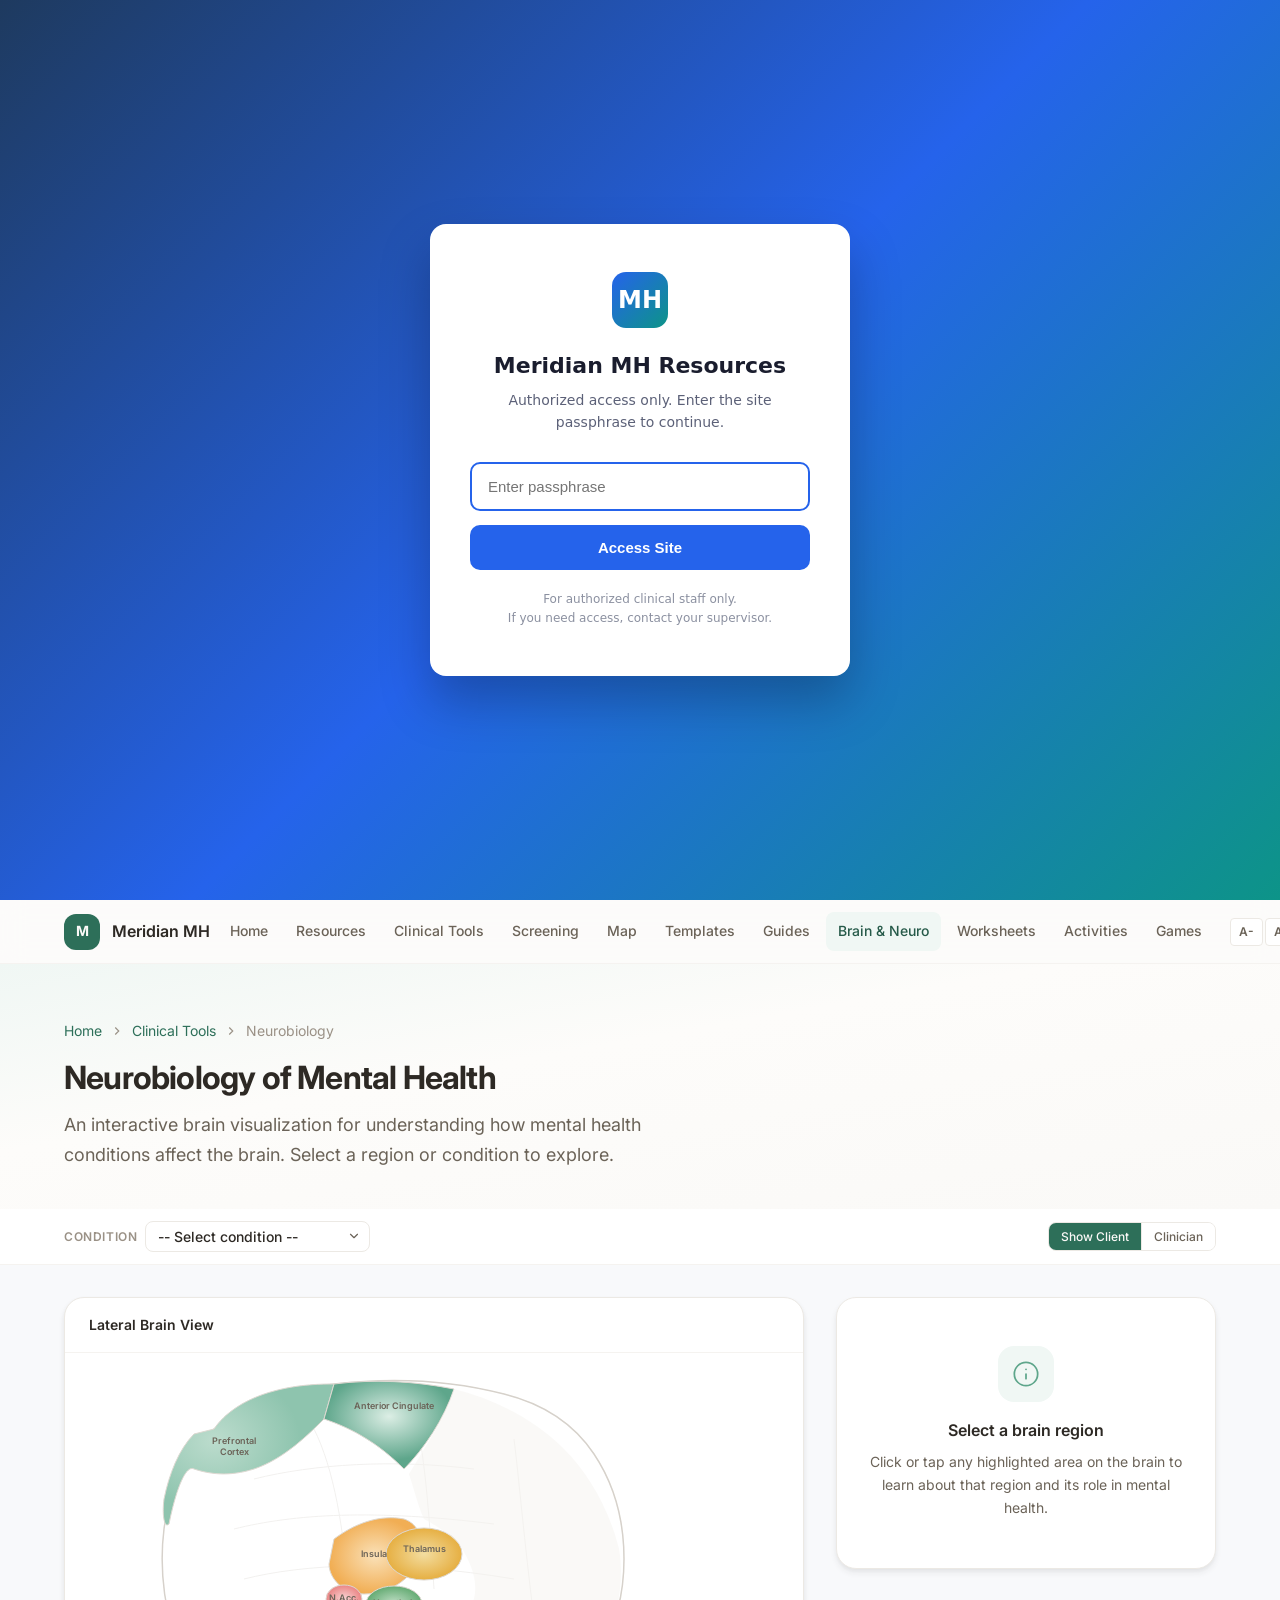
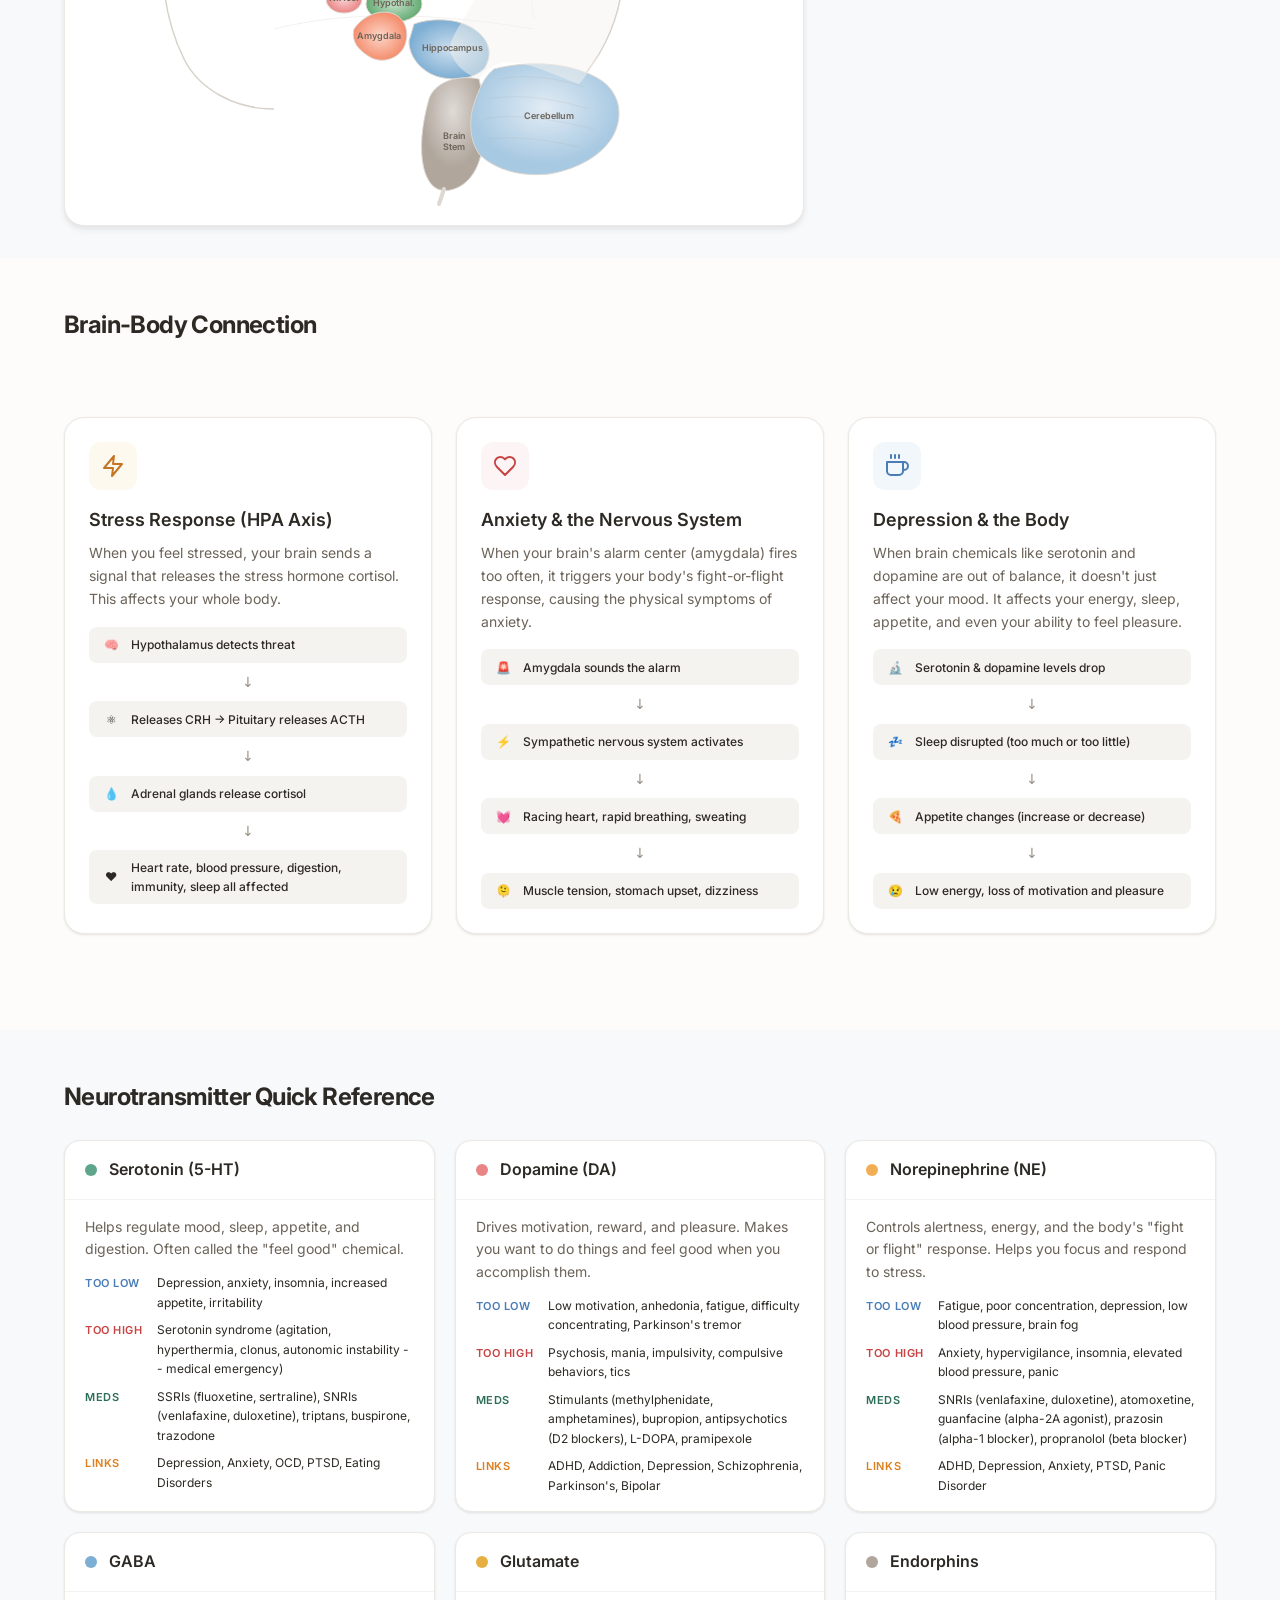
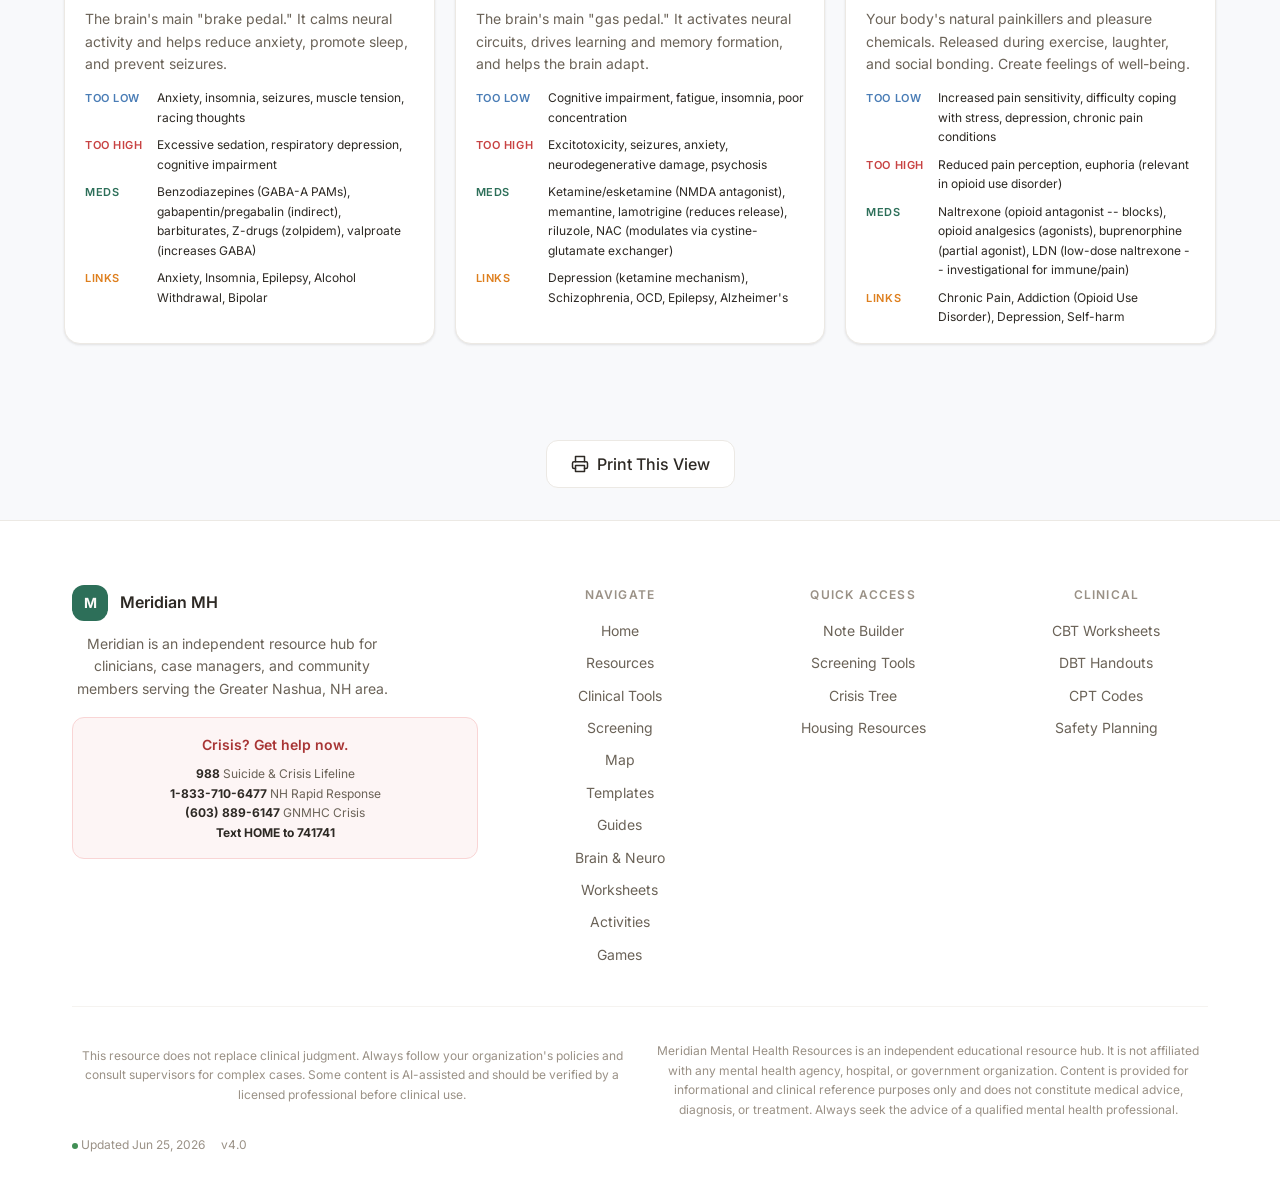
<file: neurobiology.html>
<!DOCTYPE html>
<html lang="en">
<head>
<meta charset="UTF-8">
<meta name="viewport" content="width=device-width, initial-scale=1.0">
<title>Neurobiology of Mental Health | Meridian Mental Health Resources</title>
<meta name="description" content="Interactive brain visualization for understanding the neurobiology of mental health conditions. A clinical education tool for clinicians and clients.">
<meta property="og:title" content="Neurobiology of Mental Health | Meridian Mental Health Resources">
<meta property="og:description" content="Interactive brain visualization for understanding the neurobiology of mental health conditions. A clinical education tool for clinicians and clients.">
<meta property="og:type" content="website">
<link rel="icon" type="image/svg+xml" href="favicon.svg">
<link rel="manifest" href="manifest.json">
<meta name="theme-color" content="#2d6f59">
<meta name="apple-mobile-web-app-capable" content="yes">
<meta name="apple-mobile-web-app-status-bar-style" content="black-translucent">
<link rel="stylesheet" href="css/design-system.css">
<link rel="stylesheet" href="css/style.css">
<script src="js/fontsize.js"></script>
<script src="js/a11y.js" defer></script>
<style>
/* ================================================================
   Neurobiology Page — Layout & Component Styles
   ================================================================ */

/* ---- Nav (mirrored from index.html) ---- */
.site-nav {
  position: sticky;
  top: 0;
  z-index: var(--ds-z-sticky);
  background: rgba(253, 252, 250, 0.85);
  backdrop-filter: blur(12px);
  -webkit-backdrop-filter: blur(12px);
  border-bottom: 1px solid var(--ds-border-subtle);
  height: var(--ds-header-height);
}
[data-theme="dark"] .site-nav {
  background: rgba(26, 25, 22, 0.85);
}
.site-nav__inner {
  max-width: var(--ds-container-xl);
  margin: 0 auto;
  padding: 0 var(--ds-space-6);
  height: 100%;
  display: flex;
  align-items: center;
  gap: var(--ds-space-2);
}
.site-nav__logo {
  display: flex;
  align-items: center;
  gap: var(--ds-space-3);
  text-decoration: none;
  flex-shrink: 0;
  margin-right: auto;
}
.site-nav__logo-mark {
  width: 36px;
  height: 36px;
  border-radius: var(--ds-radius-lg);
  background: var(--ds-primary-600);
  color: var(--ds-text-inverse);
  display: flex;
  align-items: center;
  justify-content: center;
  font-family: var(--ds-font-sans);
  font-size: var(--ds-text-sm);
  font-weight: var(--ds-weight-bold);
  letter-spacing: var(--ds-tracking-tight);
}
.site-nav__logo-text {
  font-family: var(--ds-font-sans);
  font-size: var(--ds-text-base);
  font-weight: var(--ds-weight-semibold);
  color: var(--ds-text-primary);
  white-space: nowrap;
}
.site-nav__links {
  display: flex;
  align-items: center;
  gap: var(--ds-space-1);
}
.site-nav__link {
  padding: var(--ds-space-2) var(--ds-space-3);
  border-radius: var(--ds-radius-md);
  font-family: var(--ds-font-sans);
  font-size: var(--ds-text-sm);
  font-weight: var(--ds-weight-medium);
  color: var(--ds-text-secondary);
  text-decoration: none;
  transition: color var(--ds-duration-fast) var(--ds-ease-default),
              background-color var(--ds-duration-fast) var(--ds-ease-default);
  white-space: nowrap;
}
.site-nav__link:hover {
  color: var(--ds-text-primary);
  background: var(--ds-surface-hover);
  text-decoration: none;
}
.site-nav__link--active {
  color: var(--ds-primary-700);
  background: var(--ds-primary-50);
}
[data-theme="dark"] .site-nav__link--active {
  color: var(--ds-primary-300);
  background: var(--ds-interactive-subtle);
}
.site-nav__controls {
  display: flex;
  align-items: center;
  gap: var(--ds-space-1);
  margin-left: var(--ds-space-2);
}
.site-nav__icon-btn {
  width: 36px;
  height: 36px;
  border-radius: var(--ds-radius-md);
  border: none;
  background: transparent;
  color: var(--ds-text-secondary);
  cursor: pointer;
  display: flex;
  align-items: center;
  justify-content: center;
  transition: color var(--ds-duration-fast) var(--ds-ease-default),
              background-color var(--ds-duration-fast) var(--ds-ease-default);
}
.site-nav__icon-btn:hover {
  background: var(--ds-surface-hover);
  color: var(--ds-text-primary);
}
.site-nav__font-controls {
  display: flex;
  align-items: center;
  gap: 2px;
}
.site-nav__font-btn {
  padding: var(--ds-space-1) var(--ds-space-2);
  border-radius: var(--ds-radius-sm);
  border: 1px solid var(--ds-border);
  background: var(--ds-surface);
  color: var(--ds-text-secondary);
  font-family: var(--ds-font-sans);
  font-size: var(--ds-text-xs);
  font-weight: var(--ds-weight-semibold);
  cursor: pointer;
  transition: all var(--ds-duration-fast) var(--ds-ease-default);
  line-height: 1;
  min-height: 28px;
}
.site-nav__font-btn:hover {
  background: var(--ds-surface-hover);
  border-color: var(--ds-border-strong);
}
.site-nav__hamburger {
  display: none;
  width: 36px;
  height: 36px;
  border: none;
  background: transparent;
  cursor: pointer;
  padding: 8px;
  flex-direction: column;
  justify-content: center;
  gap: 5px;
  align-items: center;
}
.site-nav__hamburger span {
  display: block;
  width: 20px;
  height: 2px;
  background: var(--ds-text-secondary);
  border-radius: 1px;
  transition: all var(--ds-duration-fast) var(--ds-ease-default);
}
.site-nav__mobile-panel {
  display: none;
  position: fixed;
  top: var(--ds-header-height);
  left: 0;
  right: 0;
  bottom: 0;
  background: var(--ds-surface);
  z-index: var(--ds-z-overlay);
  padding: var(--ds-space-6);
  flex-direction: column;
  gap: var(--ds-space-2);
  overflow-y: auto;
}
.site-nav__mobile-panel.is-open {
  display: flex;
}
.site-nav__mobile-link {
  display: block;
  padding: var(--ds-space-3) var(--ds-space-4);
  border-radius: var(--ds-radius-lg);
  font-family: var(--ds-font-sans);
  font-size: var(--ds-text-lg);
  font-weight: var(--ds-weight-medium);
  color: var(--ds-text-primary);
  text-decoration: none;
  transition: background-color var(--ds-duration-fast) var(--ds-ease-default);
}
.site-nav__mobile-link:hover {
  background: var(--ds-surface-hover);
  text-decoration: none;
}

/* ---- Footer (mirrored from index.html) ---- */
.site-footer {
  background: var(--ds-surface);
  border-top: 1px solid var(--ds-border);
  padding: var(--ds-space-16) 0 var(--ds-space-8);
  margin-top: 0;
}
.footer__grid {
  display: grid;
  grid-template-columns: 2fr 1fr 1fr 1fr;
  gap: var(--ds-space-10);
  margin-bottom: var(--ds-space-10);
}
.footer__brand-desc {
  font-family: var(--ds-font-sans);
  font-size: var(--ds-text-sm);
  color: var(--ds-text-secondary);
  line-height: var(--ds-leading-relaxed);
  margin-top: var(--ds-space-3);
  max-width: 320px;
}
.footer__col-title {
  font-family: var(--ds-font-sans);
  font-size: var(--ds-text-xs);
  font-weight: var(--ds-weight-semibold);
  color: var(--ds-text-muted);
  text-transform: uppercase;
  letter-spacing: var(--ds-tracking-widest);
  margin-bottom: var(--ds-space-4);
}
.footer__links {
  list-style: none;
  padding: 0;
  margin: 0;
  display: flex;
  flex-direction: column;
  gap: var(--ds-space-2-5);
}
.footer__links a {
  font-family: var(--ds-font-sans);
  font-size: var(--ds-text-sm);
  color: var(--ds-text-secondary);
  text-decoration: none;
  transition: color var(--ds-duration-fast) var(--ds-ease-default);
}
.footer__links a:hover {
  color: var(--ds-text-primary);
}
.footer__crisis-box {
  background: var(--ds-status-danger-bg);
  border: 1px solid var(--ds-danger-200);
  border-radius: var(--ds-radius-lg);
  padding: var(--ds-space-4);
  margin-top: var(--ds-space-4);
}
[data-theme="dark"] .footer__crisis-box {
  border-color: rgba(220, 95, 95, 0.2);
}
.footer__crisis-title {
  font-family: var(--ds-font-sans);
  font-size: var(--ds-text-sm);
  font-weight: var(--ds-weight-semibold);
  color: var(--ds-status-danger-text);
  margin-bottom: var(--ds-space-2);
}
.footer__crisis-numbers {
  font-family: var(--ds-font-sans);
  font-size: var(--ds-text-xs);
  color: var(--ds-text-secondary);
  line-height: var(--ds-leading-relaxed);
}
.footer__crisis-numbers strong {
  color: var(--ds-text-primary);
}
.footer__bottom {
  border-top: 1px solid var(--ds-border-subtle);
  padding-top: var(--ds-space-6);
  display: flex;
  align-items: center;
  justify-content: space-between;
  flex-wrap: wrap;
  gap: var(--ds-space-4);
}
.footer__disclaimer {
  font-family: var(--ds-font-sans);
  font-size: var(--ds-text-xs);
  color: var(--ds-text-muted);
  line-height: var(--ds-leading-relaxed);
  max-width: 560px;
}
.footer__meta {
  display: flex;
  align-items: center;
  gap: var(--ds-space-4);
  font-family: var(--ds-font-sans);
  font-size: var(--ds-text-xs);
  color: var(--ds-text-muted);
}
.footer__status-dot {
  width: 6px;
  height: 6px;
  border-radius: 50%;
  background: var(--ds-success-500);
  display: inline-block;
}

/* ---- Page Hero ---- */
.neuro-hero {
  background: linear-gradient(170deg, var(--ds-primary-50) 0%, var(--ds-cream) 40%, var(--ds-warm-gray-50) 100%);
  padding: var(--ds-space-14) 0 var(--ds-space-10);
}
[data-theme="dark"] .neuro-hero {
  background: linear-gradient(170deg, rgba(61, 139, 112, 0.08) 0%, var(--ds-page-bg) 50%, var(--ds-page-bg) 100%);
}
.neuro-hero__inner {
  max-width: var(--ds-container-xl);
  margin: 0 auto;
  padding: 0 var(--ds-space-6);
}
.neuro-hero__breadcrumb {
  display: flex;
  align-items: center;
  gap: var(--ds-space-2);
  font-family: var(--ds-font-sans);
  font-size: var(--ds-text-sm);
  color: var(--ds-text-muted);
  margin-bottom: var(--ds-space-4);
}
.neuro-hero__breadcrumb a {
  color: var(--ds-text-link);
  text-decoration: none;
}
.neuro-hero__breadcrumb a:hover {
  text-decoration: underline;
}
.neuro-hero__title {
  font-family: var(--ds-font-sans);
  font-size: var(--ds-text-3xl);
  font-weight: var(--ds-weight-bold);
  line-height: var(--ds-leading-tight);
  letter-spacing: var(--ds-tracking-tight);
  color: var(--ds-text-primary);
  margin-bottom: var(--ds-space-3);
}
.neuro-hero__subtitle {
  font-family: var(--ds-font-sans);
  font-size: var(--ds-text-lg);
  color: var(--ds-text-secondary);
  line-height: var(--ds-leading-relaxed);
  max-width: 640px;
}

/* ---- Toolbar ---- */
.neuro-toolbar {
  background: var(--ds-surface);
  border-bottom: 1px solid var(--ds-border-subtle);
  position: sticky;
  top: var(--ds-header-height);
  z-index: var(--ds-z-sticky);
  padding: var(--ds-space-3) 0;
}
.neuro-toolbar__inner {
  max-width: var(--ds-container-xl);
  margin: 0 auto;
  padding: 0 var(--ds-space-6);
  display: flex;
  align-items: center;
  gap: var(--ds-space-4);
  flex-wrap: wrap;
}
.neuro-toolbar__group {
  display: flex;
  align-items: center;
  gap: var(--ds-space-2);
}
.neuro-toolbar__label {
  font-family: var(--ds-font-sans);
  font-size: var(--ds-text-xs);
  font-weight: var(--ds-weight-semibold);
  color: var(--ds-text-muted);
  text-transform: uppercase;
  letter-spacing: var(--ds-tracking-wider);
  white-space: nowrap;
}
.neuro-toolbar__select {
  padding: var(--ds-space-1-5) var(--ds-space-8) var(--ds-space-1-5) var(--ds-space-3);
  font-family: var(--ds-font-sans);
  font-size: var(--ds-text-sm);
  font-weight: var(--ds-weight-medium);
  color: var(--ds-text-primary);
  background: var(--ds-surface);
  border: 1px solid var(--ds-border);
  border-radius: var(--ds-radius-md);
  cursor: pointer;
  appearance: none;
  -webkit-appearance: none;
  background-image: url("data:image/svg+xml,%3Csvg xmlns='http://www.w3.org/2000/svg' width='16' height='16' viewBox='0 0 24 24' fill='none' stroke='%236b6358' stroke-width='2' stroke-linecap='round' stroke-linejoin='round'%3E%3Cpath d='m6 9 6 6 6-6'/%3E%3C/svg%3E");
  background-repeat: no-repeat;
  background-position: right 8px center;
  background-size: 14px;
  transition: border-color var(--ds-duration-fast) var(--ds-ease-default);
}
.neuro-toolbar__select:hover {
  border-color: var(--ds-border-strong);
}
.neuro-toolbar__select:focus {
  outline: none;
  border-color: var(--ds-border-focus);
  box-shadow: var(--ds-focus-ring);
}

/* Mode toggle */
.mode-toggle {
  display: flex;
  border: 1px solid var(--ds-border);
  border-radius: var(--ds-radius-md);
  overflow: hidden;
  margin-left: auto;
}
.mode-toggle__btn {
  padding: var(--ds-space-1-5) var(--ds-space-3);
  font-family: var(--ds-font-sans);
  font-size: var(--ds-text-xs);
  font-weight: var(--ds-weight-medium);
  color: var(--ds-text-secondary);
  background: var(--ds-surface);
  border: none;
  cursor: pointer;
  transition: all var(--ds-duration-fast) var(--ds-ease-default);
  white-space: nowrap;
}
.mode-toggle__btn:not(:last-child) {
  border-right: 1px solid var(--ds-border);
}
.mode-toggle__btn:hover {
  background: var(--ds-surface-hover);
}
.mode-toggle__btn.is-active {
  background: var(--ds-primary-600);
  color: var(--ds-text-inverse);
}
[data-theme="dark"] .mode-toggle__btn.is-active {
  background: var(--ds-primary-400);
  color: var(--ds-warm-gray-950);
}

/* ---- Main Content Area ---- */
.neuro-main {
  max-width: var(--ds-container-xl);
  margin: 0 auto;
  padding: var(--ds-space-8) var(--ds-space-6);
}
.neuro-layout {
  display: grid;
  grid-template-columns: 1fr 380px;
  gap: var(--ds-space-8);
  align-items: start;
}

/* ---- Brain Container ---- */
.brain-container {
  background: var(--ds-surface);
  border: 1px solid var(--ds-border);
  border-radius: var(--ds-radius-2xl);
  box-shadow: var(--ds-shadow-md);
  overflow: hidden;
}
.brain-container__header {
  padding: var(--ds-space-4) var(--ds-space-6);
  border-bottom: 1px solid var(--ds-border-subtle);
  display: flex;
  align-items: center;
  justify-content: space-between;
}
.brain-container__title {
  font-family: var(--ds-font-sans);
  font-size: var(--ds-text-sm);
  font-weight: var(--ds-weight-semibold);
  color: var(--ds-text-primary);
}
.brain-container__legend {
  display: flex;
  align-items: center;
  gap: var(--ds-space-4);
  font-family: var(--ds-font-sans);
  font-size: var(--ds-text-xs);
  color: var(--ds-text-muted);
}
.legend-item {
  display: flex;
  align-items: center;
  gap: var(--ds-space-1);
}
.legend-dot {
  width: 10px;
  height: 10px;
  border-radius: var(--ds-radius-full);
  flex-shrink: 0;
}
.legend-dot--primary { background: var(--ds-accent-500); }
.legend-dot--secondary { background: var(--ds-accent-300); }
.legend-dot--tertiary { background: var(--ds-accent-100); border: 1px solid var(--ds-accent-300); }
.brain-container__body {
  padding: var(--ds-space-4);
  display: flex;
  align-items: center;
  justify-content: center;
  position: relative;
  min-height: 420px;
}

/* ---- SVG Brain Styles ---- */
.brain-svg {
  width: 100%;
  max-width: 640px;
  height: auto;
}
.brain-region {
  cursor: pointer;
  transition: fill 0.3s ease, stroke 0.3s ease, opacity 0.3s ease, filter 0.3s ease;
  stroke: var(--ds-warm-gray-300);
  stroke-width: 1;
}
[data-theme="dark"] .brain-region {
  stroke: var(--ds-warm-gray-700);
}
.brain-region:hover {
  filter: brightness(1.15) saturate(1.2);
  stroke: var(--ds-primary-500);
  stroke-width: 1.5;
}
.brain-region:focus {
  outline: none;
  stroke: var(--ds-primary-500);
  stroke-width: 2;
}
.brain-region.is-selected {
  stroke: var(--ds-primary-600);
  stroke-width: 2.5;
  filter: brightness(1.1) saturate(1.3);
}
.brain-region.is-highlighted--primary {
  filter: brightness(1.15) saturate(1.4);
  stroke: var(--ds-accent-600);
  stroke-width: 2;
}
.brain-region.is-highlighted--secondary {
  filter: brightness(1.08) saturate(1.2);
  stroke: var(--ds-accent-400);
  stroke-width: 1.5;
}
.brain-region.is-highlighted--tertiary {
  filter: brightness(1.03);
  stroke: var(--ds-accent-200);
  stroke-width: 1;
}
.brain-region.is-dimmed {
  opacity: 0.4;
}

/* Brain labels */
.brain-label {
  font-family: var(--ds-font-sans);
  font-size: 9px;
  font-weight: 600;
  fill: var(--ds-text-secondary);
  pointer-events: none;
  text-anchor: middle;
  transition: fill 0.3s ease, font-size 0.3s ease;
}
.brain-label.is-active {
  fill: var(--ds-text-primary);
  font-size: 10px;
  font-weight: 700;
}
[data-theme="dark"] .brain-label {
  fill: var(--ds-text-muted);
}
[data-theme="dark"] .brain-label.is-active {
  fill: var(--ds-text-primary);
}

/* Brain outline */
.brain-outline {
  fill: none;
  stroke: var(--ds-warm-gray-300);
  stroke-width: 1.5;
}
[data-theme="dark"] .brain-outline {
  stroke: var(--ds-warm-gray-700);
}

/* Tooltip */
.brain-tooltip {
  position: absolute;
  background: var(--ds-warm-gray-950);
  color: var(--ds-warm-gray-50);
  font-family: var(--ds-font-sans);
  font-size: var(--ds-text-xs);
  font-weight: var(--ds-weight-medium);
  padding: var(--ds-space-1-5) var(--ds-space-3);
  border-radius: var(--ds-radius-md);
  pointer-events: none;
  opacity: 0;
  transition: opacity var(--ds-duration-fast) var(--ds-ease-default);
  z-index: var(--ds-z-tooltip);
  white-space: nowrap;
  box-shadow: var(--ds-shadow-lg);
}
.brain-tooltip.is-visible {
  opacity: 1;
}

/* ---- Detail Panel ---- */
.detail-panel {
  position: sticky;
  top: calc(var(--ds-header-height) + 60px);
}
.detail-card {
  background: var(--ds-surface);
  border: 1px solid var(--ds-border);
  border-radius: var(--ds-radius-2xl);
  box-shadow: var(--ds-shadow-md);
  overflow: hidden;
  transition: all var(--ds-duration-normal) var(--ds-ease-default);
}
.detail-card__header {
  padding: var(--ds-space-5) var(--ds-space-6);
  border-bottom: 1px solid var(--ds-border-subtle);
  display: flex;
  align-items: center;
  gap: var(--ds-space-3);
}
.detail-card__icon {
  width: 40px;
  height: 40px;
  border-radius: var(--ds-radius-lg);
  display: flex;
  align-items: center;
  justify-content: center;
  flex-shrink: 0;
}
.detail-card__title {
  font-family: var(--ds-font-sans);
  font-size: var(--ds-text-lg);
  font-weight: var(--ds-weight-semibold);
  color: var(--ds-text-primary);
  line-height: var(--ds-leading-snug);
}
.detail-card__subtitle {
  font-family: var(--ds-font-sans);
  font-size: var(--ds-text-xs);
  color: var(--ds-text-muted);
  margin-top: 2px;
}
.detail-card__body {
  padding: var(--ds-space-5) var(--ds-space-6);
}
.detail-section {
  margin-bottom: var(--ds-space-5);
}
.detail-section:last-child {
  margin-bottom: 0;
}
.detail-section__title {
  font-family: var(--ds-font-sans);
  font-size: var(--ds-text-xs);
  font-weight: var(--ds-weight-semibold);
  color: var(--ds-text-muted);
  text-transform: uppercase;
  letter-spacing: var(--ds-tracking-wider);
  margin-bottom: var(--ds-space-2);
}
.detail-section__text {
  font-family: var(--ds-font-sans);
  font-size: var(--ds-text-sm);
  color: var(--ds-text-primary);
  line-height: var(--ds-leading-relaxed);
}
.detail-section__text--client {
  font-size: var(--ds-text-base);
  line-height: var(--ds-leading-loose);
}
.detail-tags {
  display: flex;
  flex-wrap: wrap;
  gap: var(--ds-space-1-5);
}
.detail-tag {
  display: inline-flex;
  align-items: center;
  gap: var(--ds-space-1);
  padding: var(--ds-space-0-5) var(--ds-space-2-5);
  border-radius: var(--ds-radius-full);
  font-family: var(--ds-font-sans);
  font-size: 11px;
  font-weight: var(--ds-weight-medium);
  background: var(--ds-primary-50);
  color: var(--ds-primary-700);
}
[data-theme="dark"] .detail-tag {
  background: var(--ds-interactive-subtle);
  color: var(--ds-primary-300);
}
.detail-empty {
  text-align: center;
  padding: var(--ds-space-12) var(--ds-space-6);
}
.detail-empty__icon {
  width: 56px;
  height: 56px;
  border-radius: var(--ds-radius-xl);
  background: var(--ds-primary-50);
  color: var(--ds-primary-400);
  display: flex;
  align-items: center;
  justify-content: center;
  margin: 0 auto var(--ds-space-4);
}
[data-theme="dark"] .detail-empty__icon {
  background: var(--ds-interactive-subtle);
}
.detail-empty__title {
  font-family: var(--ds-font-sans);
  font-size: var(--ds-text-base);
  font-weight: var(--ds-weight-semibold);
  color: var(--ds-text-primary);
  margin-bottom: var(--ds-space-2);
}
.detail-empty__desc {
  font-family: var(--ds-font-sans);
  font-size: var(--ds-text-sm);
  color: var(--ds-text-secondary);
  line-height: var(--ds-leading-relaxed);
}

/* Condition description panel */
.condition-panel {
  margin-top: var(--ds-space-6);
}
.condition-card {
  background: var(--ds-surface);
  border: 1px solid var(--ds-border);
  border-radius: var(--ds-radius-2xl);
  box-shadow: var(--ds-shadow-md);
  overflow: hidden;
}
.condition-card__header {
  padding: var(--ds-space-4) var(--ds-space-6);
  border-bottom: 1px solid var(--ds-border-subtle);
  display: flex;
  align-items: center;
  gap: var(--ds-space-3);
}
.condition-card__body {
  padding: var(--ds-space-5) var(--ds-space-6);
}

/* ---- Section Headers ---- */
.section-header-neuro {
  max-width: var(--ds-container-xl);
  margin: 0 auto var(--ds-space-6);
  padding: 0 var(--ds-space-6);
  display: flex;
  align-items: baseline;
  gap: var(--ds-space-4);
}
.section-header-neuro__title {
  font-family: var(--ds-font-sans);
  font-size: var(--ds-text-2xl);
  font-weight: var(--ds-weight-bold);
  color: var(--ds-text-primary);
  letter-spacing: var(--ds-tracking-tight);
}

/* ---- Brain-Body Connection ---- */
.body-connection {
  max-width: var(--ds-container-xl);
  margin: 0 auto;
  padding: var(--ds-space-12) var(--ds-space-6);
}
.body-connection__grid {
  display: grid;
  grid-template-columns: repeat(3, 1fr);
  gap: var(--ds-space-6);
}
.pathway-card {
  background: var(--ds-surface);
  border: 1px solid var(--ds-border);
  border-radius: var(--ds-radius-2xl);
  box-shadow: var(--ds-shadow-sm);
  padding: var(--ds-space-6);
  transition: var(--ds-transition-shadow), var(--ds-transition-transform);
}
.pathway-card:hover {
  box-shadow: var(--ds-shadow-lg);
  transform: translateY(-2px);
}
.pathway-card__icon {
  width: 48px;
  height: 48px;
  border-radius: var(--ds-radius-lg);
  display: flex;
  align-items: center;
  justify-content: center;
  margin-bottom: var(--ds-space-4);
}
.pathway-card__title {
  font-family: var(--ds-font-sans);
  font-size: var(--ds-text-lg);
  font-weight: var(--ds-weight-semibold);
  color: var(--ds-text-primary);
  margin-bottom: var(--ds-space-2);
}
.pathway-card__desc {
  font-family: var(--ds-font-sans);
  font-size: var(--ds-text-sm);
  color: var(--ds-text-secondary);
  line-height: var(--ds-leading-relaxed);
  margin-bottom: var(--ds-space-4);
}
.pathway-flow {
  display: flex;
  flex-direction: column;
  gap: var(--ds-space-2);
}
.pathway-step {
  display: flex;
  align-items: center;
  gap: var(--ds-space-2-5);
  padding: var(--ds-space-2) var(--ds-space-3);
  background: var(--ds-surface-sunken);
  border-radius: var(--ds-radius-md);
  font-family: var(--ds-font-sans);
  font-size: var(--ds-text-xs);
  color: var(--ds-text-primary);
  font-weight: var(--ds-weight-medium);
}
.pathway-step__icon {
  flex-shrink: 0;
  width: 20px;
  height: 20px;
  display: flex;
  align-items: center;
  justify-content: center;
}
.pathway-arrow {
  display: flex;
  align-items: center;
  justify-content: center;
  color: var(--ds-text-muted);
  font-size: 14px;
  padding: 0 var(--ds-space-2);
}

/* ---- Neurotransmitter Cards ---- */
.nt-section {
  max-width: var(--ds-container-xl);
  margin: 0 auto;
  padding: 0 var(--ds-space-6) var(--ds-space-12);
}
.nt-grid {
  display: grid;
  grid-template-columns: repeat(3, 1fr);
  gap: var(--ds-space-5);
}
.nt-card {
  background: var(--ds-surface);
  border: 1px solid var(--ds-border);
  border-radius: var(--ds-radius-xl);
  box-shadow: var(--ds-shadow-sm);
  overflow: hidden;
  transition: var(--ds-transition-shadow), var(--ds-transition-transform);
}
.nt-card:hover {
  box-shadow: var(--ds-shadow-md);
  transform: translateY(-2px);
}
.nt-card__header {
  padding: var(--ds-space-4) var(--ds-space-5);
  display: flex;
  align-items: center;
  gap: var(--ds-space-3);
  border-bottom: 1px solid var(--ds-border-subtle);
}
.nt-card__dot {
  width: 12px;
  height: 12px;
  border-radius: var(--ds-radius-full);
  flex-shrink: 0;
}
.nt-card__name {
  font-family: var(--ds-font-sans);
  font-size: var(--ds-text-base);
  font-weight: var(--ds-weight-semibold);
  color: var(--ds-text-primary);
}
.nt-card__body {
  padding: var(--ds-space-4) var(--ds-space-5);
}
.nt-card__role {
  font-family: var(--ds-font-sans);
  font-size: var(--ds-text-sm);
  color: var(--ds-text-secondary);
  line-height: var(--ds-leading-relaxed);
  margin-bottom: var(--ds-space-3);
}
.nt-detail-row {
  display: flex;
  gap: var(--ds-space-3);
  margin-bottom: var(--ds-space-2);
}
.nt-detail-row:last-child {
  margin-bottom: 0;
}
.nt-detail-label {
  font-family: var(--ds-font-sans);
  font-size: 11px;
  font-weight: var(--ds-weight-semibold);
  color: var(--ds-text-muted);
  text-transform: uppercase;
  letter-spacing: 0.05em;
  white-space: nowrap;
  min-width: 60px;
  padding-top: 2px;
}
.nt-detail-value {
  font-family: var(--ds-font-sans);
  font-size: var(--ds-text-xs);
  color: var(--ds-text-primary);
  line-height: var(--ds-leading-relaxed);
}

/* ---- Print Button ---- */
.print-bar {
  max-width: var(--ds-container-xl);
  margin: 0 auto;
  padding: 0 var(--ds-space-6) var(--ds-space-8);
  display: flex;
  justify-content: center;
}

/* ---- Responsive ---- */
@media (max-width: 1023px) {
  .neuro-layout {
    grid-template-columns: 1fr;
  }
  .detail-panel {
    position: static;
  }
  .body-connection__grid {
    grid-template-columns: 1fr;
  }
  .nt-grid {
    grid-template-columns: repeat(2, 1fr);
  }
  .brain-container__legend {
    display: none;
  }
  .footer__grid {
    grid-template-columns: 1fr 1fr;
    gap: var(--ds-space-8);
  }
}
@media (max-width: 639px) {
  .site-nav__links,
  .site-nav__font-controls {
    display: none;
  }
  .site-nav__hamburger {
    display: flex;
  }
  .neuro-hero__title {
    font-size: var(--ds-text-2xl);
  }
  .neuro-toolbar__inner {
    gap: var(--ds-space-2);
  }
  .neuro-toolbar__label {
    display: none;
  }
  .mode-toggle {
    margin-left: 0;
  }
  .nt-grid {
    grid-template-columns: 1fr;
  }
  .footer__grid {
    grid-template-columns: 1fr;
    gap: var(--ds-space-8);
  }
  .footer__bottom {
    flex-direction: column;
    align-items: flex-start;
  }
  .brain-container__body {
    min-height: 300px;
    padding: var(--ds-space-2);
  }
}

/* ---- Print ---- */
@media print {
  .site-nav,
  .neuro-toolbar,
  .site-footer,
  .print-bar,
  .mode-toggle,
  .site-nav__mobile-panel,
  .brain-container__legend {
    display: none !important;
  }
  .neuro-layout {
    grid-template-columns: 1fr !important;
  }
  .brain-container,
  .detail-card,
  .condition-card,
  .pathway-card,
  .nt-card {
    box-shadow: none !important;
    border: 1px solid #ccc;
    break-inside: avoid;
  }
  .neuro-hero {
    background: none !important;
    padding: var(--ds-space-4) 0;
  }
  .brain-region {
    transition: none !important;
  }
  body {
    background: white !important;
  }
  .neuro-main {
    padding-top: var(--ds-space-4);
  }
}
</style>
</head>
<body>
<script src="js/auth-gate.js"></script>

<a href="#main-content" class="ds-sr-only" style="position:absolute;top:-40px;left:0;background:var(--ds-surface);padding:8px 16px;z-index:100;font-size:14px;transition:top 0.2s" onfocus="this.style.top='0'" onblur="this.style.top='-40px'">Skip to main content</a>

<!-- ============================================================
     NAVIGATION
     ============================================================ -->
<nav class="site-nav" role="navigation" aria-label="Main navigation">
  <div class="site-nav__inner">
    <a href="index.html" class="site-nav__logo">
      <div class="site-nav__logo-mark">M</div>
      <span class="site-nav__logo-text">Meridian MH</span>
    </a>
    <div class="site-nav__links">
      <a href="index.html" class="site-nav__link">Home</a>
      <a href="resources.html" class="site-nav__link">Resources</a>
      <a href="tools.html" class="site-nav__link">Clinical Tools</a>
      <a href="screening.html" class="site-nav__link">Screening</a>
      <a href="map.html" class="site-nav__link">Map</a>
      <a href="templates.html" class="site-nav__link">Templates</a>
      <a href="guide.html" class="site-nav__link">Guides</a>
      <a href="neurobiology.html" class="site-nav__link site-nav__link--active">Brain &amp; Neuro</a>
      <a href="worksheets.html" class="site-nav__link">Worksheets</a>
      <a href="activities.html" class="site-nav__link">Activities</a>
      <a href="games.html" class="site-nav__link">Games</a>
    </div>
    <div class="site-nav__controls">
      <div class="site-nav__font-controls">
        <button class="site-nav__font-btn" onclick="mhFontDecrease()" title="Decrease font size" aria-label="Decrease font size">A-</button>
        <button class="site-nav__font-btn" onclick="mhFontIncrease()" title="Increase font size" aria-label="Increase font size">A+</button>
      </div>
      <button class="site-nav__icon-btn" id="themeToggleBtn" onclick="toggleTheme()" title="Toggle dark mode" aria-label="Toggle dark mode">
        <svg width="18" height="18" viewBox="0 0 24 24" fill="none" stroke="currentColor" stroke-width="2" stroke-linecap="round" stroke-linejoin="round"><path d="M21 12.79A9 9 0 1 1 11.21 3 7 7 0 0 0 21 12.79z"/></svg>
      </button>
      <button class="site-nav__hamburger" id="hamburgerBtn" onclick="toggleMobileNav()" aria-label="Toggle navigation menu" aria-expanded="false">
        <span></span><span></span><span></span>
      </button>
    </div>
  </div>
</nav>

<div class="site-nav__mobile-panel" id="mobileNavPanel">
  <a href="index.html" class="site-nav__mobile-link">Home</a>
  <a href="resources.html" class="site-nav__mobile-link">Resources</a>
  <a href="tools.html" class="site-nav__mobile-link">Clinical Tools</a>
  <a href="screening.html" class="site-nav__mobile-link">Screening</a>
  <a href="map.html" class="site-nav__mobile-link">Map</a>
  <a href="templates.html" class="site-nav__mobile-link">Templates</a>
  <a href="guide.html" class="site-nav__mobile-link">Guides</a>
  <a href="neurobiology.html" class="site-nav__mobile-link site-nav__mobile-link--active">Brain &amp; Neuro</a>
  <a href="worksheets.html" class="site-nav__mobile-link">Worksheets</a>
  <a href="activities.html" class="site-nav__mobile-link">Activities</a>
  <a href="games.html" class="site-nav__mobile-link">Games</a>
</div>


<!-- ============================================================
     HERO
     ============================================================ -->
<section class="neuro-hero">
  <div class="neuro-hero__inner">
    <div class="neuro-hero__breadcrumb">
      <a href="index.html">Home</a>
      <svg width="14" height="14" viewBox="0 0 24 24" fill="none" stroke="currentColor" stroke-width="2"><path d="m9 18 6-6-6-6"/></svg>
      <a href="tools.html">Clinical Tools</a>
      <svg width="14" height="14" viewBox="0 0 24 24" fill="none" stroke="currentColor" stroke-width="2"><path d="m9 18 6-6-6-6"/></svg>
      <span>Neurobiology</span>
    </div>
    <h1 class="neuro-hero__title">Neurobiology of Mental Health</h1>
    <p class="neuro-hero__subtitle">An interactive brain visualization for understanding how mental health conditions affect the brain. Select a region or condition to explore.</p>
  </div>
</section>


<!-- ============================================================
     TOOLBAR
     ============================================================ -->
<div class="neuro-toolbar">
  <div class="neuro-toolbar__inner">
    <div class="neuro-toolbar__group">
      <span class="neuro-toolbar__label">Condition</span>
      <select class="neuro-toolbar__select" id="conditionSelect" aria-label="Select a mental health condition">
        <option value="">-- Select condition --</option>
        <option value="depression">Depression (MDD)</option>
        <option value="anxiety">Anxiety (GAD)</option>
        <option value="ptsd">PTSD</option>
        <option value="adhd">ADHD</option>
        <option value="addiction">Addiction / Substance Use</option>
        <option value="bipolar">Bipolar Disorder</option>
        <option value="ocd">OCD</option>
        <option value="psychosis">Psychosis / Schizophrenia</option>
      </select>
    </div>
    <div class="mode-toggle" role="group" aria-label="Viewing mode">
      <button class="mode-toggle__btn is-active" id="modeClient" onclick="setMode('client')" aria-pressed="true">Show Client</button>
      <button class="mode-toggle__btn" id="modeClinician" onclick="setMode('clinician')" aria-pressed="false">Clinician</button>
    </div>
  </div>
</div>


<!-- ============================================================
     MAIN CONTENT
     ============================================================ -->
<main id="main-content">

  <div class="neuro-main">
    <div class="neuro-layout">

      <!-- Left: Brain SVG -->
      <div>
        <div class="brain-container">
          <div class="brain-container__header">
            <div class="brain-container__title">Lateral Brain View</div>
            <div class="brain-container__legend" id="conditionLegend" style="display:none;">
              <div class="legend-item"><div class="legend-dot legend-dot--primary"></div> Primary</div>
              <div class="legend-item"><div class="legend-dot legend-dot--secondary"></div> Secondary</div>
              <div class="legend-item"><div class="legend-dot legend-dot--tertiary"></div> Tertiary</div>
            </div>
          </div>
          <div class="brain-container__body" id="brainBody">
            <div class="brain-tooltip" id="brainTooltip"></div>

            <svg class="brain-svg" viewBox="0 0 640 440" xmlns="http://www.w3.org/2000/svg" role="img" aria-label="Interactive lateral view of the human brain showing major regions">
              <title>Interactive Brain Diagram - Lateral View</title>

              <defs>
                <!-- Gradient fills for each region -->
                <radialGradient id="gradPFC" cx="30%" cy="40%">
                  <stop offset="0%" stop-color="#bcdccd"/>
                  <stop offset="100%" stop-color="#8ec4ae"/>
                </radialGradient>
                <radialGradient id="gradACC" cx="50%" cy="40%">
                  <stop offset="0%" stop-color="#dceee5"/>
                  <stop offset="100%" stop-color="#5ea68b"/>
                </radialGradient>
                <radialGradient id="gradInsula" cx="50%" cy="50%">
                  <stop offset="0%" stop-color="#fae1b8"/>
                  <stop offset="100%" stop-color="#f1ae54"/>
                </radialGradient>
                <radialGradient id="gradAmygdala" cx="50%" cy="50%">
                  <stop offset="0%" stop-color="#fdd5c8"/>
                  <stop offset="100%" stop-color="#f48e6e"/>
                </radialGradient>
                <radialGradient id="gradHippo" cx="50%" cy="50%">
                  <stop offset="0%" stop-color="#ccdeee"/>
                  <stop offset="100%" stop-color="#7daed3"/>
                </radialGradient>
                <radialGradient id="gradThalamus" cx="50%" cy="50%">
                  <stop offset="0%" stop-color="#f3dda0"/>
                  <stop offset="100%" stop-color="#e6af42"/>
                </radialGradient>
                <radialGradient id="gradHypothalamus" cx="50%" cy="50%">
                  <stop offset="0%" stop-color="#c3e0c8"/>
                  <stop offset="100%" stop-color="#64ab73"/>
                </radialGradient>
                <radialGradient id="gradNAcc" cx="50%" cy="50%">
                  <stop offset="0%" stop-color="#f9d5d5"/>
                  <stop offset="100%" stop-color="#ea8585"/>
                </radialGradient>
                <radialGradient id="gradBrainstem" cx="50%" cy="30%">
                  <stop offset="0%" stop-color="#e0dbd7"/>
                  <stop offset="100%" stop-color="#b0a69c"/>
                </radialGradient>
                <radialGradient id="gradCerebellum" cx="50%" cy="40%">
                  <stop offset="0%" stop-color="#e2ecf5"/>
                  <stop offset="100%" stop-color="#a8c9e2"/>
                </radialGradient>

                <!-- Subtle inner shadow for depth -->
                <filter id="innerShadow" x="-10%" y="-10%" width="120%" height="120%">
                  <feGaussianBlur in="SourceAlpha" stdDeviation="3" result="blur"/>
                  <feOffset dx="1" dy="2" result="offsetBlur"/>
                  <feComposite in2="SourceAlpha" operator="arithmetic" k2="-1" k3="1" result="inverse"/>
                  <feFlood flood-color="#000" flood-opacity="0.08" result="color"/>
                  <feComposite in="color" in2="inverse" operator="in" result="shadow"/>
                  <feComposite in="shadow" in2="SourceGraphic" operator="over"/>
                </filter>
              </defs>

              <!-- Brain outline / cortex silhouette -->
              <path class="brain-outline" d="
                M 160,340
                C 120,340 85,320 70,290
                C 50,250 45,200 50,160
                C 55,120 70,85 100,60
                C 130,35 170,20 220,15
                C 280,8 340,12 390,25
                C 430,35 460,55 480,85
                C 500,115 510,150 510,190
                C 510,230 500,260 485,285
                C 475,300 468,310 465,315
                L 465,315
              " fill="var(--ds-warm-gray-100)" filter="url(#innerShadow)"/>

              <!-- Cerebral cortex texture lines (sulci) -->
              <g opacity="0.15" stroke="var(--ds-warm-gray-500)" stroke-width="1" fill="none">
                <path d="M 140,110 C 200,95 280,90 360,100"/>
                <path d="M 120,160 C 180,145 260,140 380,155"/>
                <path d="M 130,210 C 190,195 280,190 400,210"/>
                <path d="M 160,260 C 220,245 300,240 420,260"/>
                <path d="M 200,60 C 220,100 230,160 235,230"/>
                <path d="M 300,40 C 310,80 315,140 320,220"/>
                <path d="M 400,70 C 405,110 410,170 420,250"/>
              </g>

              <!-- ===== BRAIN REGIONS (clickable) ===== -->

              <!-- Prefrontal Cortex (front, upper) -->
              <path
                class="brain-region"
                id="region-pfc"
                data-region="pfc"
                tabindex="0"
                role="button"
                aria-label="Prefrontal Cortex"
                fill="url(#gradPFC)"
                d="
                  M 100,60
                  C 110,45 130,30 160,22
                  C 185,15 210,15 220,15
                  L 210,50
                  C 195,65 170,90 140,100
                  C 115,108 95,105 80,100
                  C 70,95 60,130 55,155
                  C 50,160 48,145 50,130
                  C 55,105 65,80 80,65
                  Z
                "
              />

              <!-- Anterior Cingulate Cortex (top-center, medial) -->
              <path
                class="brain-region"
                id="region-acc"
                data-region="acc"
                tabindex="0"
                role="button"
                aria-label="Anterior Cingulate Cortex"
                fill="url(#gradACC)"
                d="
                  M 220,15
                  C 260,10 300,12 340,20
                  C 330,50 310,80 290,100
                  C 265,75 240,60 210,50
                  Z
                "
              />

              <!-- Insula (lateral, buried in sylvian fissure) -->
              <path
                class="brain-region"
                id="region-insula"
                data-region="insula"
                tabindex="0"
                role="button"
                aria-label="Insula"
                fill="url(#gradInsula)"
                d="
                  M 220,170
                  C 240,155 265,145 290,150
                  C 305,155 310,170 305,190
                  C 298,210 275,225 250,225
                  C 230,225 215,210 215,195
                  Z
                "
              />

              <!-- Thalamus (deep center, oval) -->
              <ellipse
                class="brain-region"
                id="region-thalamus"
                data-region="thalamus"
                tabindex="0"
                role="button"
                aria-label="Thalamus"
                fill="url(#gradThalamus)"
                cx="310"
                cy="185"
                rx="38"
                ry="26"
              />

              <!-- Hypothalamus (below thalamus, small) -->
              <ellipse
                class="brain-region"
                id="region-hypothalamus"
                data-region="hypothalamus"
                tabindex="0"
                role="button"
                aria-label="Hypothalamus"
                fill="url(#gradHypothalamus)"
                cx="280"
                cy="235"
                rx="28"
                ry="18"
              />

              <!-- Amygdala (small, deep, almond-shaped) -->
              <path
                class="brain-region"
                id="region-amygdala"
                data-region="amygdala"
                tabindex="0"
                role="button"
                aria-label="Amygdala"
                fill="url(#gradAmygdala)"
                d="
                  M 240,260
                  C 250,245 268,240 280,245
                  C 292,250 296,265 290,278
                  C 284,290 268,295 256,288
                  C 244,281 237,272 240,260
                  Z
                "
              />

              <!-- Hippocampus (curved, seahorse shape) -->
              <path
                class="brain-region"
                id="region-hippocampus"
                data-region="hippocampus"
                tabindex="0"
                role="button"
                aria-label="Hippocampus"
                fill="url(#gradHippo)"
                d="
                  M 300,255
                  C 320,248 345,250 360,260
                  C 375,270 380,285 370,300
                  C 360,310 340,312 325,308
                  C 310,304 295,290 295,272
                  Z
                "
              />

              <!-- Nucleus Accumbens (small, deep) -->
              <ellipse
                class="brain-region"
                id="region-nacc"
                data-region="nacc"
                tabindex="0"
                role="button"
                aria-label="Nucleus Accumbens"
                fill="url(#gradNAcc)"
                cx="230"
                cy="230"
                rx="18"
                ry="14"
              />

              <!-- Brain Stem (lower center, elongated) -->
              <path
                class="brain-region"
                id="region-brainstem"
                data-region="brainstem"
                tabindex="0"
                role="button"
                aria-label="Brain Stem"
                fill="url(#gradBrainstem)"
                d="
                  M 365,310
                  C 370,330 372,355 368,380
                  C 365,400 355,415 340,420
                  C 325,425 315,418 310,400
                  C 305,380 308,355 315,330
                  C 320,315 340,305 365,310
                  Z
                "
              />

              <!-- Cerebellum (back/bottom, textured) -->
              <path
                class="brain-region"
                id="region-cerebellum"
                data-region="cerebellum"
                tabindex="0"
                role="button"
                aria-label="Cerebellum"
                fill="url(#gradCerebellum)"
                d="
                  M 380,300
                  C 420,290 460,295 485,310
                  C 505,322 510,345 500,365
                  C 490,385 465,400 435,405
                  C 405,408 380,400 365,385
                  C 355,370 355,350 360,335
                  C 365,320 370,308 380,300
                  Z
                "
              />
              <!-- Cerebellum texture (folia lines) -->
              <g opacity="0.2" stroke="var(--ds-warm-gray-500)" stroke-width="0.8" fill="none">
                <path d="M 385,310 C 410,305 440,308 470,318"/>
                <path d="M 375,330 C 400,325 435,328 475,340"/>
                <path d="M 370,350 C 395,345 430,348 480,360"/>
                <path d="M 375,370 C 400,367 430,370 465,378"/>
              </g>

              <!-- Parietal / Temporal cortex fill (background regions) -->
              <path
                fill="var(--ds-warm-gray-100)"
                opacity="0.5"
                d="
                  M 340,20
                  C 380,30 420,50 450,80
                  C 475,105 495,140 505,180
                  C 510,210 505,245 490,275
                  C 480,295 470,310 465,315
                  C 450,310 430,300 410,295
                  C 390,290 375,295 365,310
                  C 350,305 340,295 335,280
                  C 340,260 355,245 360,230
                  C 365,210 355,190 345,175
                  C 335,165 320,155 310,150
                  C 305,140 300,120 295,105
                  C 310,80 330,50 340,20
                  Z
                "
              />

              <!-- ===== LABELS ===== -->
              <text class="brain-label" x="120" y="75" data-for="pfc">Prefrontal</text>
              <text class="brain-label" x="120" y="86" data-for="pfc">Cortex</text>

              <text class="brain-label" x="280" y="40" data-for="acc">Anterior Cingulate</text>

              <text class="brain-label" x="260" y="188" data-for="insula">Insula</text>

              <text class="brain-label" x="310" y="183" data-for="thalamus">Thalamus</text>

              <text class="brain-label" x="280" y="237" data-for="hypothalamus">Hypothal.</text>

              <text class="brain-label" x="265" y="270" data-for="amygdala">Amygdala</text>

              <text class="brain-label" x="338" y="282" data-for="hippocampus">Hippocampus</text>

              <text class="brain-label" x="230" y="232" data-for="nacc">N.Acc.</text>

              <text class="brain-label" x="340" y="370" data-for="brainstem">Brain</text>
              <text class="brain-label" x="340" y="381" data-for="brainstem">Stem</text>

              <text class="brain-label" x="435" y="350" data-for="cerebellum">Cerebellum</text>

              <!-- Spinal cord indicator -->
              <line x1="330" y1="420" x2="325" y2="435" stroke="var(--ds-warm-gray-300)" stroke-width="4" stroke-linecap="round"/>
            </svg>

          </div>
        </div>

        <!-- Condition info panel (appears below brain when condition selected) -->
        <div class="condition-panel" id="conditionPanel" style="display:none;"></div>
      </div>

      <!-- Right: Detail Panel -->
      <div class="detail-panel">
        <div class="detail-card" id="detailCard">
          <div id="detailContent">
            <div class="detail-empty">
              <div class="detail-empty__icon">
                <svg width="28" height="28" viewBox="0 0 24 24" fill="none" stroke="currentColor" stroke-width="1.5" stroke-linecap="round" stroke-linejoin="round"><circle cx="12" cy="12" r="10"/><path d="M12 16v-4"/><path d="M12 8h.01"/></svg>
              </div>
              <div class="detail-empty__title">Select a brain region</div>
              <div class="detail-empty__desc">Click or tap any highlighted area on the brain to learn about that region and its role in mental health.</div>
            </div>
          </div>
        </div>
      </div>

    </div>
  </div>


  <!-- ============================================================
       BRAIN-BODY CONNECTION
       ============================================================ -->
  <section style="background: var(--ds-page-bg-alt); padding: var(--ds-space-12) 0;">
    <div class="section-header-neuro">
      <h2 class="section-header-neuro__title">Brain-Body Connection</h2>
    </div>
    <div class="body-connection">
      <div class="body-connection__grid">

        <!-- Stress Response -->
        <div class="pathway-card">
          <div class="pathway-card__icon" style="background: var(--ds-status-warning-bg); color: var(--ds-warning-600);">
            <svg width="24" height="24" viewBox="0 0 24 24" fill="none" stroke="currentColor" stroke-width="2" stroke-linecap="round" stroke-linejoin="round"><path d="M13 2L3 14h9l-1 8 10-12h-9l1-8z"/></svg>
          </div>
          <div class="pathway-card__title">Stress Response (HPA Axis)</div>
          <div class="pathway-card__desc" data-client="When you feel stressed, your brain sends a signal that releases the stress hormone cortisol. This affects your whole body." data-clinician="The hypothalamic-pituitary-adrenal axis mediates the neuroendocrine stress response. Chronic activation leads to cortisol dysregulation with downstream systemic effects.">When you feel stressed, your brain sends a signal that releases the stress hormone cortisol. This affects your whole body.</div>
          <div class="pathway-flow">
            <div class="pathway-step"><div class="pathway-step__icon">&#129504;</div> Hypothalamus detects threat</div>
            <div class="pathway-arrow">&#8595;</div>
            <div class="pathway-step"><div class="pathway-step__icon">&#9883;</div> Releases CRH &rarr; Pituitary releases ACTH</div>
            <div class="pathway-arrow">&#8595;</div>
            <div class="pathway-step"><div class="pathway-step__icon">&#128167;</div> Adrenal glands release cortisol</div>
            <div class="pathway-arrow">&#8595;</div>
            <div class="pathway-step"><div class="pathway-step__icon">&#10084;</div> Heart rate, blood pressure, digestion, immunity, sleep all affected</div>
          </div>
        </div>

        <!-- Anxiety Pathway -->
        <div class="pathway-card">
          <div class="pathway-card__icon" style="background: var(--ds-status-danger-bg); color: var(--ds-danger-600);">
            <svg width="24" height="24" viewBox="0 0 24 24" fill="none" stroke="currentColor" stroke-width="2" stroke-linecap="round" stroke-linejoin="round"><path d="M20.42 4.58a5.4 5.4 0 0 0-7.65 0l-.77.78-.77-.78a5.4 5.4 0 0 0-7.65 0C1.46 6.7 1.33 10.28 4 13l8 8 8-8c2.67-2.72 2.54-6.3.42-8.42z"/></svg>
          </div>
          <div class="pathway-card__title">Anxiety &amp; the Nervous System</div>
          <div class="pathway-card__desc" data-client="When your brain's alarm center (amygdala) fires too often, it triggers your body's fight-or-flight response, causing the physical symptoms of anxiety." data-clinician="Amygdala hyperactivation engages the sympathetic nervous system via locus coeruleus noradrenergic projections, producing autonomic arousal symptoms characteristic of anxiety disorders.">When your brain's alarm center (amygdala) fires too often, it triggers your body's fight-or-flight response, causing the physical symptoms of anxiety.</div>
          <div class="pathway-flow">
            <div class="pathway-step"><div class="pathway-step__icon">&#128680;</div> Amygdala sounds the alarm</div>
            <div class="pathway-arrow">&#8595;</div>
            <div class="pathway-step"><div class="pathway-step__icon">&#9889;</div> Sympathetic nervous system activates</div>
            <div class="pathway-arrow">&#8595;</div>
            <div class="pathway-step"><div class="pathway-step__icon">&#128147;</div> Racing heart, rapid breathing, sweating</div>
            <div class="pathway-arrow">&#8595;</div>
            <div class="pathway-step"><div class="pathway-step__icon">&#129760;</div> Muscle tension, stomach upset, dizziness</div>
          </div>
        </div>

        <!-- Depression Pathway -->
        <div class="pathway-card">
          <div class="pathway-card__icon" style="background: var(--ds-status-info-bg); color: var(--ds-info-600);">
            <svg width="24" height="24" viewBox="0 0 24 24" fill="none" stroke="currentColor" stroke-width="2" stroke-linecap="round" stroke-linejoin="round"><path d="M18 8h1a4 4 0 0 1 0 8h-1"/><path d="M2 8h16v9a4 4 0 0 1-4 4H6a4 4 0 0 1-4-4V8z"/><line x1="6" y1="1" x2="6" y2="4"/><line x1="10" y1="1" x2="10" y2="4"/><line x1="14" y1="1" x2="14" y2="4"/></svg>
          </div>
          <div class="pathway-card__title">Depression &amp; the Body</div>
          <div class="pathway-card__desc" data-client="When brain chemicals like serotonin and dopamine are out of balance, it doesn't just affect your mood. It affects your energy, sleep, appetite, and even your ability to feel pleasure." data-clinician="Monoamine deficiency (5-HT, DA, NE) disrupts prefrontal-limbic circuits, producing neurovegetative symptoms. Inflammatory cytokine elevation and HPA axis hyperactivation contribute to somatic symptom burden.">When brain chemicals like serotonin and dopamine are out of balance, it doesn't just affect your mood. It affects your energy, sleep, appetite, and even your ability to feel pleasure.</div>
          <div class="pathway-flow">
            <div class="pathway-step"><div class="pathway-step__icon">&#128300;</div> Serotonin &amp; dopamine levels drop</div>
            <div class="pathway-arrow">&#8595;</div>
            <div class="pathway-step"><div class="pathway-step__icon">&#128164;</div> Sleep disrupted (too much or too little)</div>
            <div class="pathway-arrow">&#8595;</div>
            <div class="pathway-step"><div class="pathway-step__icon">&#127829;</div> Appetite changes (increase or decrease)</div>
            <div class="pathway-arrow">&#8595;</div>
            <div class="pathway-step"><div class="pathway-step__icon">&#128546;</div> Low energy, loss of motivation and pleasure</div>
          </div>
        </div>

      </div>
    </div>
  </section>


  <!-- ============================================================
       NEUROTRANSMITTER QUICK REFERENCE
       ============================================================ -->
  <section style="padding: var(--ds-space-12) 0;">
    <div class="section-header-neuro">
      <h2 class="section-header-neuro__title">Neurotransmitter Quick Reference</h2>
    </div>
    <div class="nt-section">
      <div class="nt-grid" id="ntGrid">
        <!-- Populated by JavaScript -->
      </div>
    </div>
  </section>


  <!-- ============================================================
       PRINT BAR
       ============================================================ -->
  <div class="print-bar">
    <button class="ds-btn ds-btn--secondary ds-btn--lg" onclick="window.print()">
      <svg width="18" height="18" viewBox="0 0 24 24" fill="none" stroke="currentColor" stroke-width="2" stroke-linecap="round" stroke-linejoin="round"><polyline points="6 9 6 2 18 2 18 9"/><path d="M6 18H4a2 2 0 0 1-2-2v-5a2 2 0 0 1 2-2h16a2 2 0 0 1 2 2v5a2 2 0 0 1-2 2h-2"/><rect x="6" y="14" width="12" height="8"/></svg>
      Print This View
    </button>
  </div>

</main>


<!-- ============================================================
     FOOTER
     ============================================================ -->
<footer class="site-footer">
  <div class="ds-container">
    <div class="footer__grid">
      <div>
        <a href="index.html" class="site-nav__logo" style="text-decoration:none">
          <div class="site-nav__logo-mark">M</div>
          <span class="site-nav__logo-text">Meridian MH</span>
        </a>
        <p class="footer__brand-desc">Meridian is an independent resource hub for clinicians, case managers, and community members serving the Greater Nashua, NH area.</p>
        <div class="footer__crisis-box">
          <div class="footer__crisis-title">Crisis? Get help now.</div>
          <div class="footer__crisis-numbers">
            <strong>988</strong> Suicide &amp; Crisis Lifeline<br>
            <strong>1-833-710-6477</strong> NH Rapid Response<br>
            <strong>(603) 889-6147</strong> GNMHC Crisis<br>
            <strong>Text HOME to 741741</strong>
          </div>
        </div>
      </div>
      <div>
        <div class="footer__col-title">Navigate</div>
        <ul class="footer__links">
          <li><a href="index.html">Home</a></li>
          <li><a href="resources.html">Resources</a></li>
          <li><a href="tools.html">Clinical Tools</a></li>
          <li><a href="screening.html">Screening</a></li>
          <li><a href="map.html">Map</a></li>
          <li><a href="templates.html">Templates</a></li>
          <li><a href="guide.html">Guides</a></li>
          <li><a href="neurobiology.html">Brain &amp; Neuro</a></li>
          <li><a href="worksheets.html">Worksheets</a></li>
          <li><a href="activities.html">Activities</a></li>
          <li><a href="games.html">Games</a></li>
        </ul>
      </div>
      <div>
        <div class="footer__col-title">Quick Access</div>
        <ul class="footer__links">
          <li><a href="tools.html#clinical-note-builder">Note Builder</a></li>
          <li><a href="tools.html#screening-tools">Screening Tools</a></li>
          <li><a href="tools.html#crisis-decision-tree">Crisis Tree</a></li>
          <li><a href="resources.html#housing">Housing Resources</a></li>
        </ul>
      </div>
      <div>
        <div class="footer__col-title">Clinical</div>
        <ul class="footer__links">
          <li><a href="worksheets.html">CBT Worksheets</a></li>
          <li><a href="worksheets.html#handouts">DBT Handouts</a></li>
          <li><a href="tools.html#cpt-codes">CPT Codes</a></li>
          <li><a href="tools.html#safety-planning">Safety Planning</a></li>
        </ul>
      </div>
    </div>
    <div class="footer__bottom">
      <div class="footer__disclaimer">
        This resource does not replace clinical judgment. Always follow your organization's policies and consult supervisors for complex cases. Some content is AI-assisted and should be verified by a licensed professional before clinical use.
      </div>
      <div class="footer__disclaimer footer__disclaimer--legal" style="margin-top:10px">
        Meridian Mental Health Resources is an independent educational resource hub. It is not affiliated with any mental health agency, hospital, or government organization. Content is provided for informational and clinical reference purposes only and does not constitute medical advice, diagnosis, or treatment. Always seek the advice of a qualified mental health professional.
      </div>
      <div class="footer__meta">
        <span><span class="footer__status-dot"></span> Updated Jun 25, 2026</span>
        <a href="#" id="adminGate" style="cursor:default;color:inherit;text-decoration:none">v4.0</a>
      </div>
    </div>
  </div>
</footer>


<!-- ============================================================
     SCRIPTS
     ============================================================ -->
<script>
(function() {
  'use strict';

  // ================================================================
  // DATA: Brain Regions
  // ================================================================
  var REGIONS = {
    pfc: {
      name: 'Prefrontal Cortex',
      location: 'Front of the brain, behind the forehead',
      color: '#8ec4ae',
      clientDesc: {
        role: 'This is your brain\'s "CEO." It helps you make decisions, plan ahead, control impulses, and manage your emotions. It\'s what helps you pause before reacting.',
        dysregulated: 'When this area isn\'t working well, you might have trouble concentrating, making decisions, controlling impulses, or managing your emotions.',
        conditions: 'Depression, ADHD, Addiction, Bipolar Disorder, Schizophrenia'
      },
      clinicianDesc: {
        role: 'Executive functioning hub: working memory, cognitive flexibility, planning, decision-making, impulse inhibition, and top-down emotional regulation via connections to limbic structures. Dorsolateral PFC mediates cognitive control; ventromedial PFC integrates emotion with decision-making; orbitofrontal cortex processes reward valuation.',
        dysregulated: 'Hypoactivation: impaired executive function, poor impulse control, anhedonia, psychomotor retardation. Hyperactivation in OFC: rumination, compulsive behaviors. Reduced gray matter volume observed in MDD, ADHD, and SUD. Disrupted PFC-amygdala connectivity is a transdiagnostic finding.',
        conditions: 'MDD (hypoactivation, reduced volume), ADHD (delayed maturation, hypoactivation), SUD (impaired inhibitory control), Bipolar (state-dependent activation changes), Schizophrenia (hypofrontality), OCD (OFC hyperactivation)'
      }
    },
    acc: {
      name: 'Anterior Cingulate Cortex',
      location: 'Top-center of the brain, wrapping around the corpus callosum',
      color: '#5ea68b',
      clientDesc: {
        role: 'This region acts like an error detector. It notices when something is "off" -- when there\'s a conflict between what you expect and what happens. It also helps connect your thinking brain with your emotional brain.',
        dysregulated: 'When it\'s overactive, you might get stuck on mistakes or feel overwhelmed by conflicting signals. When underactive, you might not notice important emotional cues.',
        conditions: 'Depression, OCD, PTSD, Anxiety'
      },
      clinicianDesc: {
        role: 'Error detection, conflict monitoring, and cognitive-affective integration. Dorsal ACC (dACC) mediates cognitive control and error processing; subgenual ACC (sgACC/BA25) integrates autonomic, emotional, and reward processing. Key hub in the salience network (with anterior insula).',
        dysregulated: 'dACC hyperactivation in OCD (excessive error signaling). sgACC hypermetabolism in treatment-resistant depression (target for DBS). Reduced ACC volume in PTSD. Abnormal ACC-amygdala connectivity in anxiety disorders. ACC hypoactivation correlates with apathy and motivational deficits.',
        conditions: 'MDD (sgACC hyperactivation, DBS target), OCD (dACC hyperactivation), PTSD (reduced volume, altered connectivity), GAD (hyperactivation during worry), ADHD (hypoactivation during cognitive control tasks)'
      }
    },
    insula: {
      name: 'Insula',
      location: 'Deep within the lateral sulcus, between temporal and frontal lobes',
      color: '#f1ae54',
      clientDesc: {
        role: 'The insula is your brain\'s body awareness center. It helps you notice internal body signals -- like a racing heart, a "gut feeling," or the sensation of hunger. It helps you understand what you\'re feeling emotionally by reading your body.',
        dysregulated: 'When overactive, you may become hyper-aware of every body sensation, leading to health anxiety or panic. When underactive, you might feel disconnected from your body or emotions.',
        conditions: 'Anxiety, PTSD, Addiction, Eating Disorders'
      },
      clinicianDesc: {
        role: 'Interoceptive awareness and integration of bodily signals with emotional states. Anterior insula (AI) is a key node in the salience network; mediates subjective feeling states, risk assessment, empathy, and disgust processing. Posterior insula processes primary interoceptive signals.',
        dysregulated: 'AI hyperactivation: heightened interoceptive sensitivity (panic disorder, GAD, somatic symptom disorders). Altered insula activation in SUD (disrupted interoceptive error signaling for craving). Insula-amygdala hyperconnectivity in PTSD. Reduced insular gray matter in schizophrenia.',
        conditions: 'GAD (heightened interoceptive prediction error), Panic Disorder (interoceptive hypersensitivity), SUD (craving and interoceptive awareness), PTSD (body-based re-experiencing), Eating Disorders (disrupted hunger/satiety signaling)'
      }
    },
    amygdala: {
      name: 'Amygdala',
      location: 'Deep in the medial temporal lobe, almond-shaped',
      color: '#f48e6e',
      clientDesc: {
        role: 'This is your brain\'s alarm system. It quickly detects threats and triggers your fight-or-flight response. It also helps create strong emotional memories -- which is why frightening experiences are so hard to forget.',
        dysregulated: 'When overactive, it can make you feel constantly on edge, as if danger is everywhere even when you\'re safe. This drives anxiety, panic attacks, and flashbacks.',
        conditions: 'Anxiety, PTSD, Depression, Phobias, Bipolar Disorder'
      },
      clinicianDesc: {
        role: 'Rapid threat detection and emotional memory consolidation. Basolateral amygdala (BLA) receives sensory input and assigns emotional valence; central amygdala (CeA) orchestrates autonomic/behavioral fear responses via brainstem projections. Critical for fear conditioning and extinction learning.',
        dysregulated: 'Hyperactivation: exaggerated threat processing (GAD, PTSD, social anxiety, specific phobias). Impaired fear extinction (PTSD). Increased amygdala volume in early anxiety; decreased volume with chronic stress. Reduced PFC-amygdala inhibitory connectivity is a core finding in anxiety and mood disorders.',
        conditions: 'GAD (hyperactivation to ambiguous stimuli), PTSD (hyperactivation, impaired extinction), MDD (negative valence bias), Social Anxiety (face-processing hyperreactivity), Bipolar (state-dependent amygdala reactivity), Specific Phobias'
      }
    },
    hippocampus: {
      name: 'Hippocampus',
      location: 'Medial temporal lobe, seahorse-shaped',
      color: '#7daed3',
      clientDesc: {
        role: 'The hippocampus is your brain\'s memory center. It helps form new memories and puts experiences into context -- it helps you understand that a loud noise at a party is different from a loud noise signaling danger.',
        dysregulated: 'When it shrinks or isn\'t working well (which chronic stress can cause), you may have trouble forming new memories, feel confused about time and place, or struggle to tell the difference between past trauma and present safety.',
        conditions: 'PTSD, Depression, Alzheimer\'s Disease, Chronic Stress'
      },
      clinicianDesc: {
        role: 'Episodic memory encoding and consolidation, spatial navigation, and contextual fear processing. Provides contextual modulation of amygdala-driven fear responses (distinguishing safe vs. threatening contexts). Supports pattern separation and completion. Contains high density of glucocorticoid receptors.',
        dysregulated: 'Volume reduction: chronic stress-induced dendritic retraction and suppressed neurogenesis (MDD, PTSD, chronic CORT exposure). Impaired contextual discrimination (PTSD -- inability to distinguish safe contexts from trauma-associated cues). Hippocampal atrophy correlates with depression duration and trauma severity. Responds to SSRI treatment and exercise with increased neurogenesis.',
        conditions: 'MDD (reduced volume, impaired neurogenesis), PTSD (volume reduction, contextual processing deficits), GAD (impaired safety signaling), Schizophrenia (reduced volume, pattern separation deficits), Alzheimer\'s (early neurodegeneration site)'
      }
    },
    hypothalamus: {
      name: 'Hypothalamus',
      location: 'Base of the brain, below the thalamus',
      color: '#64ab73',
      clientDesc: {
        role: 'Think of this as your brain\'s thermostat for the body. It controls the stress hormone system (HPA axis), regulates body temperature, hunger, thirst, sleep cycles, and links your brain to the hormone system.',
        dysregulated: 'When dysregulated, it can cause disrupted sleep, appetite changes, hormonal imbalances, and a stress response that\'s either stuck "on" or burned out.',
        conditions: 'Depression, Eating Disorders, Sleep Disorders, Chronic Stress'
      },
      clinicianDesc: {
        role: 'Master neuroendocrine regulator: HPA axis initiation (CRH release), autonomic nervous system modulation, circadian rhythm regulation (suprachiasmatic nucleus), thermoregulation, and appetitive drive. Paraventricular nucleus integrates stress signals; lateral hypothalamus mediates arousal and feeding.',
        dysregulated: 'HPA axis hyperactivation with impaired negative feedback (MDD, PTSD). Dysregulated CRH signaling (anxiety, melancholic depression). Circadian disruption (mood disorders, insomnia). Appetite dysregulation (atypical vs. melancholic depression). Elevated cortisol with hippocampal neurotoxicity in chronic stress.',
        conditions: 'MDD (HPA hyperactivation, cortisol dysregulation), PTSD (altered cortisol rhythms), GAD (autonomic hyperarousal), Eating Disorders (appetite signaling disruption), Insomnia (SCN dysfunction), Bipolar (circadian rhythm disruption)'
      }
    },
    nacc: {
      name: 'Nucleus Accumbens',
      location: 'Ventral striatum, deep in the forebrain',
      color: '#ea8585',
      clientDesc: {
        role: 'This is your brain\'s reward center. It lights up when you experience something pleasurable and drives your motivation to seek out rewarding things. It\'s why food, social connection, and accomplishments feel good.',
        dysregulated: 'In depression, this area becomes less responsive, making it hard to feel pleasure (anhedonia). In addiction, it becomes hijacked by substances, making them feel more rewarding than natural pleasures.',
        conditions: 'Addiction, Depression, ADHD, Bipolar Disorder'
      },
      clinicianDesc: {
        role: 'Central node of the mesolimbic dopamine reward circuit. Integrates reward prediction, motivation, and reinforcement learning. Receives dopaminergic projections from VTA; glutamatergic input from PFC, hippocampus, and amygdala. Shell subregion mediates hedonic impact; core mediates incentive salience and motivated behavior.',
        dysregulated: 'Hypoactivation: anhedonia, amotivation (MDD, schizophrenia negative symptoms). Sensitization: substance-induced dopamine surges produce neuroplastic changes supporting compulsive drug-seeking (SUD). Reward prediction error abnormalities in ADHD. Elevated activity during manic episodes.',
        conditions: 'SUD (dopamine sensitization, hijacked reward learning), MDD (blunted reward response, anhedonia), ADHD (altered reward processing, delay aversion), Bipolar (elevated reward sensitivity in mania), Schizophrenia (reward processing deficits contributing to negative symptoms)'
      }
    },
    thalamus: {
      name: 'Thalamus',
      location: 'Central brain, between cerebral cortex and midbrain',
      color: '#e6af42',
      clientDesc: {
        role: 'The thalamus is your brain\'s relay station. Almost all sensory information (sight, sound, touch, taste) passes through it on the way to the rest of the brain. It also plays a role in consciousness, sleep, and alertness.',
        dysregulated: 'When it doesn\'t filter information properly, you might feel overwhelmed by sensory input, have trouble sleeping, or experience perceptual disturbances like hallucinations.',
        conditions: 'Schizophrenia, PTSD, Sleep Disorders'
      },
      clinicianDesc: {
        role: 'Thalamocortical relay and sensory gating hub. All sensory modalities except olfaction synapse here before cortical processing. Reticular nucleus provides inhibitory gating (sensory filtering). Mediodorsal nucleus connects to PFC; pulvinar to association cortex. Critical for arousal regulation, attention, and consciousness.',
        dysregulated: 'Sensory gating deficits: thalamic filtering failure may underlie hallucinations and perceptual abnormalities (schizophrenia). Thalamocortical dysrhythmia model links altered thalamic oscillations to tinnitus, chronic pain, and neuropsychiatric symptoms. Hyperactivation during flashbacks (PTSD). Sleep spindle abnormalities in insomnia.',
        conditions: 'Schizophrenia (thalamic volume reduction, sensory gating failure), PTSD (sensory processing abnormalities), Sleep Disorders (thalamocortical dysrhythmia), Absence Epilepsy (thalamocortical spike-wave), Chronic Pain (thalamic sensitization)'
      }
    },
    brainstem: {
      name: 'Brain Stem',
      location: 'Base of the brain, connecting to the spinal cord',
      color: '#b0a69c',
      clientDesc: {
        role: 'The brain stem handles the basics that keep you alive: breathing, heart rate, blood pressure, and your sleep-wake cycle. It\'s also home to the fight-flight-freeze response and produces several key brain chemicals.',
        dysregulated: 'When dysregulated, you might experience panic attacks (sudden activation), sleep problems, or a "freeze" response where you feel paralyzed or numb during stress.',
        conditions: 'Panic Disorder, PTSD, Sleep Disorders'
      },
      clinicianDesc: {
        role: 'Houses critical monoamine nuclei: locus coeruleus (norepinephrine -- arousal, vigilance), raphe nuclei (serotonin -- mood, sleep regulation), ventral tegmental area (dopamine -- reward, motivation). Periaqueductal gray mediates defensive behaviors (fight/flight/freeze). Reticular activating system regulates consciousness and sleep-wake transitions.',
        dysregulated: 'LC hyperactivation: hyperarousal, hypervigilance, exaggerated startle (PTSD, panic disorder). Raphe nuclei dysfunction: serotonergic deficits across mood and anxiety disorders. PAG-mediated freeze/dissociative responses in severe PTSD. Altered RAS function in sleep-wake disorders.',
        conditions: 'PTSD (LC hyperactivation, PAG freeze response), Panic Disorder (LC activation, respiratory center sensitivity), MDD (raphe serotonergic dysfunction), Narcolepsy (orexin system), Insomnia (RAS dysregulation)'
      }
    },
    cerebellum: {
      name: 'Cerebellum',
      location: 'Back and bottom of the brain',
      color: '#a8c9e2',
      clientDesc: {
        role: 'While known for coordinating movement and balance, the cerebellum also plays a role in emotional processing, language, and cognition. It helps "fine-tune" emotional responses, similar to how it fine-tunes motor movements.',
        dysregulated: 'Research is still emerging, but cerebellar dysfunction may contribute to emotional dysregulation, cognitive difficulties, and the processing speed issues seen in several mental health conditions.',
        conditions: 'ADHD, Autism, Schizophrenia'
      },
      clinicianDesc: {
        role: 'Beyond motor coordination, the cerebellar vermis and posterior lobe contribute to emotional regulation, cognitive processing, and timing. Cerebellar projections to PFC, limbic structures, and association cortices via cerebello-thalamo-cortical circuits support "cerebellar cognitive affective syndrome" (Schmahmann).',
        dysregulated: 'Volume and structural abnormalities in ADHD (reduced vermis volume), autism (Purkinje cell loss, reduced posterior vermis), and schizophrenia (altered cerebellar-cortical connectivity, cognitive dysmetria). Emerging evidence for cerebellar involvement in mood regulation and PTSD.',
        conditions: 'ADHD (cerebellar volume reduction), Autism Spectrum (Purkinje cell abnormalities), Schizophrenia (cognitive dysmetria, cerebellar-thalamic-cortical circuit disruption), MDD (emerging -- emotion timing), PTSD (emerging -- procedural aspects of trauma processing)'
      }
    }
  };


  // ================================================================
  // DATA: Conditions
  // ================================================================
  var CONDITIONS = {
    depression: {
      name: 'Major Depressive Disorder (MDD)',
      regions: {
        pfc: 'primary',
        amygdala: 'primary',
        hippocampus: 'primary',
        nacc: 'primary',
        acc: 'secondary',
        hypothalamus: 'secondary',
        insula: 'secondary',
        brainstem: 'tertiary',
        thalamus: 'tertiary'
      },
      clientDesc: 'Depression isn\'t just "feeling sad." It involves real changes in how the brain works. The front of the brain (which helps with motivation and decision-making) becomes less active, while the emotional alarm system can become overactive. The brain\'s reward center struggles to respond to pleasurable things. Chronic stress can also cause the memory center to shrink.',
      clinicianDesc: 'MDD involves PFC hypoactivation (reduced executive function, psychomotor retardation), amygdala hyperactivation (negative valence bias, emotional reactivity), hippocampal volume reduction (impaired neurogenesis, contextual processing), and NAcc hypoactivation (anhedonia, reward insensitivity). Subgenual ACC (BA25) hypermetabolism is a consistent finding and DBS target. HPA axis dysregulation with elevated cortisol contributes to neuroplastic changes.',
      neurotransmitters: {
        client: 'Serotonin (mood chemical -- often too low), dopamine (reward chemical -- reduced), norepinephrine (energy chemical -- imbalanced)',
        clinician: 'Serotonin: reduced 5-HT synthesis, post-synaptic receptor sensitivity changes, impaired tryptophan metabolism. Dopamine: mesolimbic hypofunction (anhedonia), reduced D2/D3 binding. Norepinephrine: LC dysregulation, reduced prefrontal NE tone. BDNF: reduced expression in hippocampus. Glutamate: emerging role via NMDA-receptor modulation (ketamine mechanism).'
      },
      treatments: {
        client: 'SSRIs boost serotonin levels. Therapy (especially CBT) helps retrain the thinking brain to regulate emotions. Exercise promotes growth of new brain cells in the memory center. SNRIs target both serotonin and norepinephrine.',
        clinician: 'SSRIs (5-HT reuptake inhibition, downstream BDNF upregulation, hippocampal neurogenesis). SNRIs (dual 5-HT/NE reuptake). Bupropion (DA/NE -- targeting anhedonia). CBT/BA (PFC-mediated top-down regulation, behavioral reward exposure). ECT (broad neuroplastic effects, sgACC normalization). Ketamine/esketamine (rapid glutamatergic synaptogenesis via AMPA potentiation). Exercise (BDNF upregulation, hippocampal neurogenesis). TMS (DLPFC stimulation normalizing prefrontal-limbic connectivity).'
      }
    },
    anxiety: {
      name: 'Generalized Anxiety Disorder (GAD)',
      regions: {
        amygdala: 'primary',
        acc: 'primary',
        insula: 'primary',
        pfc: 'secondary',
        hippocampus: 'secondary',
        hypothalamus: 'secondary',
        brainstem: 'secondary',
        thalamus: 'tertiary'
      },
      clientDesc: 'In anxiety, your brain\'s alarm system (amygdala) is set on "high alert" -- it overreacts to situations that aren\'t actually dangerous. Meanwhile, the front of your brain, which should calm down the alarm, has trouble doing its job. You might notice your body is always tense because the brain keeps sending "danger" signals.',
      clinicianDesc: 'GAD involves amygdala hyperactivation to ambiguous/uncertain stimuli, anterior insula hyperactivation (heightened interoceptive prediction errors driving somatic anxiety), and ACC hyperactivation during worry and uncertainty processing. PFC regulatory capacity is compromised (impaired top-down inhibition of amygdala). Hippocampal dysfunction impairs contextual safety signaling. Autonomic hyperarousal via hypothalamic and brainstem (LC) activation.',
      neurotransmitters: {
        client: 'GABA (the brain\'s natural calming chemical -- often too low), serotonin (mood and worry -- often imbalanced), norepinephrine (alertness -- often too high)',
        clinician: 'GABA: reduced GABAergic inhibition in amygdala and cortex (benzodiazepine receptor alterations). Serotonin: 5-HT1A receptor downregulation in raphe and limbic structures. Norepinephrine: LC hyperactivation producing hyperarousal and hypervigilance. CRH: elevated CRH signaling in central amygdala. Glutamate: excitatory-inhibitory imbalance in prefrontal-amygdala circuits.'
      },
      treatments: {
        client: 'SSRIs help rebalance serotonin. Benzodiazepines boost GABA (the calming chemical) for short-term relief. CBT teaches the thinking brain to reality-check the alarm system. Mindfulness helps reduce the brain\'s reactivity to worry.',
        clinician: 'SSRIs/SNRIs (first-line: 5-HT modulation reduces amygdala reactivity, enhances PFC regulation). Buspirone (5-HT1A partial agonist). Benzodiazepines (GABA-A PAMs -- short-term, rapid anxiolysis; dependence risk). Pregabalin (voltage-gated calcium channel modulation). CBT (exposure-based PFC strengthening, worry habituation). ACT/MBCT (insular decentering, metacognitive awareness). HRV biofeedback (vagal tone enhancement, autonomic regulation).'
      }
    },
    ptsd: {
      name: 'Post-Traumatic Stress Disorder (PTSD)',
      regions: {
        amygdala: 'primary',
        hippocampus: 'primary',
        pfc: 'primary',
        acc: 'secondary',
        brainstem: 'secondary',
        insula: 'secondary',
        hypothalamus: 'secondary',
        thalamus: 'tertiary'
      },
      clientDesc: 'After a traumatic experience, the brain can get "stuck" in threat mode. The alarm system stays overactive, while the part of the brain that processes memories can\'t properly file the trauma away as "past." This is why triggers can make you feel like the trauma is happening right now, not in the past.',
      clinicianDesc: 'PTSD is characterized by amygdala hyperactivation (exaggerated threat detection, impaired fear extinction), hippocampal hypoactivation and volume reduction (failed contextual discrimination -- inability to distinguish safe contexts from threat-associated contexts, fragmented traumatic memory consolidation), and medial PFC (vmPFC) hypoactivation (impaired top-down inhibition of amygdala). The brainstem PAG mediates freeze/dissociative responses. ACC (dACC) shows altered error monitoring. Thalamic sensory gating failures contribute to flashback phenomenology.',
      neurotransmitters: {
        client: 'Norepinephrine (the stress/alertness chemical -- stuck on high), cortisol (stress hormone -- can be either too high or too low), serotonin (mood chemical -- disrupted)',
        clinician: 'Norepinephrine: LC hyperactivation, elevated central NE driving hyperarousal, hypervigilance, and exaggerated startle. Cortisol: variable findings -- HPA axis sensitization with lower basal cortisol but exaggerated stress reactivity (enhanced negative feedback). Serotonin: 5-HT system dysregulation (SSRIs effective). Endocannabinoids: reduced eCB signaling (impaired fear extinction). GABA: reduced GABAergic inhibition in amygdala. Neuropeptide Y: reduced NPY associated with stress vulnerability.'
      },
      treatments: {
        client: 'Trauma-focused therapy (CPT, PE, EMDR) helps the brain reprocess traumatic memories so they can be properly "filed away." SSRIs help regulate mood and reduce reactivity. Prazosin can help with trauma-related nightmares by reducing the alertness chemical at night.',
        clinician: 'Trauma-focused psychotherapy: PE (amygdala habituation via prolonged exposure), CPT (cognitive restructuring of trauma appraisals), EMDR (bilateral stimulation during trauma reprocessing -- possibly enhancing reconsolidation). Pharmacotherapy: SSRIs/SNRIs (first-line: sertraline, paroxetine FDA-approved). Prazosin (alpha-1 antagonist for trauma nightmares -- LC NE blockade). Propranolol (reconsolidation disruption, investigational). MDMA-assisted psychotherapy (enhanced fear extinction, therapeutic alliance -- FDA breakthrough therapy). Stellate ganglion block (sympathetic chain interruption, investigational).'
      }
    },
    adhd: {
      name: 'Attention-Deficit/Hyperactivity Disorder (ADHD)',
      regions: {
        pfc: 'primary',
        nacc: 'primary',
        cerebellum: 'secondary',
        acc: 'secondary',
        thalamus: 'tertiary',
        amygdala: 'tertiary'
      },
      clientDesc: 'ADHD isn\'t about laziness or a lack of intelligence. The front of the brain, which manages attention and impulse control, develops more slowly and works differently. The reward center also responds differently, which is why people with ADHD often need things to be more stimulating or immediate to feel motivated.',
      clinicianDesc: 'ADHD involves delayed PFC maturation (cortical thinning trajectory, reduced DLPFC activation during cognitive control tasks), altered fronto-striatal dopamine signaling (NAcc reward prediction error abnormalities, delay aversion), and cerebellar volumetric reductions (timing and motor coordination). ACC hypoactivation during conflict monitoring tasks. Fronto-parietal attention network dysfunction. Default mode network (DMN) interference with task-positive networks.',
      neurotransmitters: {
        client: 'Dopamine (the reward and focus chemical -- not available in the right amounts in the front of the brain), norepinephrine (attention and alertness chemical -- also imbalanced)',
        clinician: 'Dopamine: reduced DA tone in PFC (catechol-O-methyltransferase activity), altered DAT density in striatum. PFC operates on inverted-U dose-response for DA -- both too little and too much impair function. Norepinephrine: suboptimal alpha-2A adrenergic signaling in PFC (basis for guanfacine, atomoxetine mechanisms). Dopamine transporter (DAT) overexpression in striatum is primary stimulant target.'
      },
      treatments: {
        client: 'Stimulant medications (like Adderall or Ritalin) work by boosting dopamine and norepinephrine in the front of the brain, helping it work more effectively. Non-stimulant options target norepinephrine. Behavioral strategies and environmental modifications complement medication.',
        clinician: 'Stimulants: methylphenidate (DAT/NET blockade), amphetamines (DA/NE release + reuptake inhibition). Both optimize PFC catecholamine signaling on inverted-U curve. Non-stimulants: atomoxetine (selective NRI -- PFC NE enhancement), guanfacine (alpha-2A agonist -- PFC postsynaptic signaling), viloxazine (NRI with 5-HT modulation). Bupropion (off-label: DA/NE). CBT adapted for ADHD (executive function scaffolding). Neurofeedback (investigational: SMR/theta-beta ratio training). Exercise (acute DA/NE release, BDNF).'
      }
    },
    addiction: {
      name: 'Addiction / Substance Use Disorder',
      regions: {
        nacc: 'primary',
        pfc: 'primary',
        amygdala: 'secondary',
        hippocampus: 'secondary',
        hypothalamus: 'secondary',
        insula: 'secondary',
        brainstem: 'tertiary'
      },
      clientDesc: 'Addiction changes the brain\'s reward system. Substances flood the reward center with much more dopamine than natural rewards ever could, essentially "hijacking" it. Over time, the brain adjusts, making it harder to feel pleasure from normal activities and weakening the front brain\'s ability to say "no."',
      clinicianDesc: 'SUD involves mesolimbic dopamine sensitization (VTA-NAcc pathway: substance-induced DA surges produce long-term potentiation in reward circuits), PFC hypofunction (impaired inhibitory control, compulsive drug-seeking despite negative consequences), and amygdala-driven negative reinforcement (withdrawal-related negative affect states). Hippocampal contextual conditioning drives cue-triggered relapse. Insular interoceptive signaling mediates craving. Allostatic load model: progression from impulsive (binge/intoxication) to compulsive (withdrawal/negative affect) to habitual (preoccupation/craving) stages.',
      neurotransmitters: {
        client: 'Dopamine (reward chemical -- becomes hijacked by substances, requiring more and more to feel the same effect), GABA (calming chemical -- affected by alcohol and benzodiazepines), endorphins (natural painkillers -- activated by opioids), glutamate (learning chemical -- helps form strong substance-associated memories)',
        clinician: 'Dopamine: acute DA surges (especially stimulants, nicotine); chronic use reduces D2/D3 receptor availability (reward deficit state). Glutamate: substance cue-induced glutamate release from PFC to NAcc drives reinstatement; mGluR5/NMDA plasticity changes. GABA: alcohol/benzodiazepine GABA-A modulation; GABAergic interneuron adaptations. Opioid system: mu-opioid receptor agonism (opioids); endogenous opioid system dysregulation. Endocannabinoids: CB1 modulation of reward circuits. CRH/dynorphin: extended amygdala stress systems in negative reinforcement.'
      },
      treatments: {
        client: 'Medications can reduce cravings (naltrexone), ease withdrawal (buprenorphine), or make substances less rewarding. Therapy (CBT, motivational interviewing) helps rebuild the thinking brain\'s control over the reward system. Recovery involves retraining the brain to find pleasure in healthy activities again.',
        clinician: 'Alcohol: naltrexone (mu-opioid antagonist -- reduces reward), acamprosate (glutamatergic normalization), disulfiram (aversive conditioning). Opioids: buprenorphine (partial mu agonist -- occupancy therapy), methadone (full agonist maintenance), naltrexone XR. Nicotine: varenicline (alpha4beta2 nAChR partial agonist), NRT, bupropion. Stimulants: no FDA-approved pharmacotherapy; contingency management has strongest evidence. CBT-based relapse prevention, MI/MET, 12-step facilitation. Emerging: psilocybin-assisted therapy (SUD), ibogaine (investigational), DBS (NAcc, investigational), TMS (DLPFC -- craving reduction).'
      }
    },
    bipolar: {
      name: 'Bipolar Disorder',
      regions: {
        pfc: 'primary',
        amygdala: 'primary',
        nacc: 'secondary',
        acc: 'secondary',
        hippocampus: 'secondary',
        hypothalamus: 'tertiary',
        thalamus: 'tertiary'
      },
      clientDesc: 'In bipolar disorder, the brain swings between two states. During mania, the reward center becomes overactive and the "brakes" (prefrontal cortex) weaken, leading to impulsive, high-energy behavior. During depression, the pattern reverses -- the reward center goes quiet and motivation drops. The emotional center (amygdala) is unstable throughout.',
      clinicianDesc: 'Bipolar disorder involves state-dependent prefrontal-limbic circuit dysregulation. Mania: PFC hypoactivation (impaired inhibitory control), NAcc hyperactivation (elevated reward sensitivity, goal-directed hyperactivation), amygdala hyperreactivity. Depression: pattern mirrors unipolar MDD (PFC hypoactivation, NAcc blunting, amygdala negative bias). Trait abnormalities: reduced PFC-amygdala connectivity, white matter tract disruption, circadian rhythm dysregulation (hypothalamic SCN), progressive gray matter loss. Kindling hypothesis: episodes may become self-perpetuating.',
      neurotransmitters: {
        client: 'Dopamine (reward chemical -- too high in mania, too low in depression), serotonin (mood chemical -- imbalanced), norepinephrine (energy chemical -- fluctuates with episodes), glutamate (excitation chemical -- may be elevated)',
        clinician: 'Dopamine: mesolimbic hyperactivation in mania (DA hypothesis), hypofunction in bipolar depression. Glutamate: elevated glutamatergic signaling (excitotoxicity hypothesis), basis for lamotrigine mechanism. Serotonin: 5-HT dysregulation across phases. Norepinephrine: LC-mediated hyperarousal in mania. GABA: reduced cortical GABAergic inhibition. Intracellular signaling: GSK-3beta dysregulation (lithium target), protein kinase C hyperactivation (basis for tamoxifen studies), inositol signaling (lithium\'s phosphoinositide hypothesis), circadian clock gene disruption.'
      },
      treatments: {
        client: 'Mood stabilizers like lithium help even out the brain\'s chemical swings. Anticonvulsants calm overexcited brain circuits. During depressive episodes, certain medications can carefully boost activity without triggering mania.',
        clinician: 'Mood stabilizers: lithium (GSK-3beta inhibition, inositol monophosphatase inhibition, neuroprotective -- increased gray matter, BDNF). Anticonvulsants: valproate (GABAergic, histone deacetylase inhibition), lamotrigine (glutamate modulation -- depression prophylaxis, sodium channel). Atypical antipsychotics: quetiapine, lurasidone, cariprazine (D2/D3 partial agonism, 5-HT modulation). Bipolar depression: quetiapine, lurasidone, cariprazine, lamotrigine. Lithium anti-suicidal effects. ECT (severe/refractory episodes). Interpersonal and social rhythm therapy (IPSRT: circadian stabilization). CBT adapted for bipolar.'
      }
    },
    ocd: {
      name: 'Obsessive-Compulsive Disorder (OCD)',
      regions: {
        acc: 'primary',
        pfc: 'primary',
        thalamus: 'secondary',
        nacc: 'secondary',
        amygdala: 'tertiary',
        insula: 'tertiary'
      },
      clientDesc: 'In OCD, the brain\'s error detection system gets stuck in a loop. The part of your brain that notices "something is wrong" (ACC) keeps sending false alarms, and the thinking brain (especially the orbital frontal cortex) can\'t stop cycling through these worry thoughts. Compulsions temporarily quiet the alarm, but the cycle repeats.',
      clinicianDesc: 'OCD involves cortico-striato-thalamo-cortical (CSTC) circuit hyperactivation. OFC/vmPFC hyperactivation (excessive evaluation of potential harm, "not just right" experiences), dACC hyperactivation (pathological error signaling, heightened sense of incompleteness), and caudate/striatum dysfunction (impaired habit-goal arbitration). Thalamic sensory relay contributes to the reverberating circuit. NAcc involvement reflects reward/relief signaling from compulsion completion. Model: OFC detects potential threat, caudate fails to suppress, thalamus fails to gate, creating a self-sustaining loop.',
      neurotransmitters: {
        client: 'Serotonin (mood and anxiety chemical -- disrupted, which is why SSRIs at higher doses can help), glutamate (the brain\'s main excitatory chemical -- may fuel the "stuck" circuits), dopamine (involved in the habit-forming loops)',
        clinician: 'Serotonin: 5-HT dysfunction (basis for SSRI efficacy -- higher doses required than for MDD, suggesting different mechanism, possibly 5-HT modulation of CSTC circuit). Glutamate: hyperglutamatergic state in CSTC circuit (basis for memantine, NAC augmentation trials, riluzole investigations). Dopamine: D2 receptor involvement in striatal components (basis for antipsychotic augmentation). GABA: potential GABAergic deficits contributing to cortical disinhibition.'
      },
      treatments: {
        client: 'ERP (Exposure and Response Prevention) is the gold-standard therapy -- it helps the brain learn that the feared outcome doesn\'t happen even without the compulsion. SSRIs at higher doses help reduce the intensity of the obsessive thoughts. For severe cases, deep brain stimulation is an option.',
        clinician: 'First-line: ERP (systematic habituation/inhibitory learning targeting CSTC circuit dysregulation; gold-standard evidence base). SSRIs at OCD-range doses (fluoxetine 40-80mg, sertraline 200mg, fluvoxamine 300mg). Clomipramine (most potent SRI but SE profile limits use). Augmentation: low-dose antipsychotics (aripiprazole, risperidone -- D2 striatal modulation). Emerging: glutamate modulators (memantine, NAC, ketamine). Neurostimulation: DBS (ventral capsule/ventral striatum, STN -- FDA humanitarian device exemption), TMS (SMA/pre-SMA targeting). Gamma knife capsulotomy (refractory, last resort).'
      }
    },
    psychosis: {
      name: 'Psychosis / Schizophrenia',
      regions: {
        pfc: 'primary',
        thalamus: 'primary',
        hippocampus: 'secondary',
        nacc: 'secondary',
        acc: 'secondary',
        amygdala: 'tertiary',
        cerebellum: 'tertiary',
        brainstem: 'tertiary'
      },
      clientDesc: 'In psychosis, the brain has trouble filtering and organizing information. The relay station (thalamus) lets through too much sensory information, which can create hallucinations. The front of the brain struggles with organized thinking. The reward center may process dopamine differently, leading to unusual beliefs about the significance of everyday events.',
      clinicianDesc: 'Schizophrenia involves PFC hypofrontality (negative symptoms, cognitive deficits, disorganization), thalamic filtering failure (reticular nucleus dysfunction contributing to sensory flooding and hallucinations), hippocampal pattern separation deficits (reality monitoring failures), and mesolimbic DA hyperactivation (positive symptoms: aberrant salience attribution). Dopamine hypothesis refined: mesolimbic hyperactivation (positive symptoms) with mesocortical hypoactivation (negative/cognitive symptoms). Progressive gray matter loss (accelerated synaptic pruning). White matter disconnection (fronto-temporal, fronto-parietal). Cerebellar-thalamo-cortical circuit disruption (cognitive dysmetria hypothesis). NMDA receptor hypofunction (glutamate hypothesis -- basis for glycine site agonist research).',
      neurotransmitters: {
        client: 'Dopamine (the brain chemical most involved -- too active in some pathways causing hallucinations and delusions, not active enough in others causing low motivation), glutamate (excitatory chemical -- may also be involved)',
        clinician: 'Dopamine: mesolimbic DA hyperactivation (D2 receptor hyperstimulation -- positive symptoms, aberrant salience); mesocortical DA hypofunction (D1 receptor deficit -- negative symptoms, cognitive impairment). Glutamate: NMDA receptor hypofunction on GABAergic interneurons (disinhibition model, basis for PCP/ketamine psychosis model). GABA: reduced cortical GABAergic interneuron (PV+) function, impaired gamma oscillations. Serotonin: 5-HT2A involvement (basis for atypical antipsychotic mechanism, pimavanserin). Acetylcholine: muscarinic receptor dysfunction (basis for xanomeline-trospium).'
      },
      treatments: {
        client: 'Antipsychotic medications work by reducing excess dopamine activity in the pathways that cause hallucinations and delusions. Newer medications also affect serotonin. Therapy (CBT for psychosis) can help manage symptoms. Early treatment leads to better outcomes.',
        clinician: 'First-generation antipsychotics (FGA: D2 antagonism -- chlorpromazine, haloperidol). Second-generation (SGA: D2/5-HT2A antagonism -- risperidone, olanzapine, quetiapine, aripiprazole [D2 partial agonist], clozapine [treatment-resistant, multi-receptor]). Third-generation: brexpiprazole, cariprazine (D2/D3 partial agonism). Novel mechanisms: xanomeline-trospium (M1/M4 muscarinic agonist -- first non-D2 antipsychotic, FDA 2024), lumateperone (5-HT2A/D2/SERT), pimavanserin (selective 5-HT2A inverse agonist). LAI formulations for adherence. CBTp (evidence-based for persistent symptoms). Cognitive remediation. Coordinated specialty care (first-episode programs). Negative symptom interventions remain limited.'
      }
    }
  };


  // ================================================================
  // DATA: Neurotransmitters
  // ================================================================
  var NEUROTRANSMITTERS = [
    {
      name: 'Serotonin (5-HT)',
      color: '#5ea68b',
      clientRole: 'Helps regulate mood, sleep, appetite, and digestion. Often called the "feel good" chemical.',
      clinicianRole: 'Monoamine neurotransmitter synthesized from tryptophan in raphe nuclei. Modulates mood, anxiety, sleep architecture, appetite, pain perception, and GI motility via 14+ receptor subtypes. 5-HT1A (anxiolytic, autoreceptor), 5-HT2A (psychedelic/psychotic effects), 5-HT2C (appetite, mood), 5-HT3 (nausea), 5-HT4 (GI motility, cognition).',
      low: 'Depression, anxiety, insomnia, increased appetite, irritability',
      high: 'Serotonin syndrome (agitation, hyperthermia, clonus, autonomic instability -- medical emergency)',
      meds: 'SSRIs (fluoxetine, sertraline), SNRIs (venlafaxine, duloxetine), triptans, buspirone, trazodone',
      conditions: 'Depression, Anxiety, OCD, PTSD, Eating Disorders'
    },
    {
      name: 'Dopamine (DA)',
      color: '#ea8585',
      clientRole: 'Drives motivation, reward, and pleasure. Makes you want to do things and feel good when you accomplish them.',
      clinicianRole: 'Catecholamine neurotransmitter synthesized from tyrosine. Four major pathways: mesolimbic (reward/motivation), mesocortical (executive function), nigrostriatal (motor control), tuberoinfundibular (prolactin regulation). D1-like (D1/D5: excitatory, PFC cognition) and D2-like (D2/D3/D4: inhibitory, reward, motor) receptor families.',
      low: 'Low motivation, anhedonia, fatigue, difficulty concentrating, Parkinson\'s tremor',
      high: 'Psychosis, mania, impulsivity, compulsive behaviors, tics',
      meds: 'Stimulants (methylphenidate, amphetamines), bupropion, antipsychotics (D2 blockers), L-DOPA, pramipexole',
      conditions: 'ADHD, Addiction, Depression, Schizophrenia, Parkinson\'s, Bipolar'
    },
    {
      name: 'Norepinephrine (NE)',
      color: '#f1ae54',
      clientRole: 'Controls alertness, energy, and the body\'s "fight or flight" response. Helps you focus and respond to stress.',
      clinicianRole: 'Catecholamine neurotransmitter synthesized from dopamine in locus coeruleus. Modulates arousal, attention, vigilance, stress response, and autonomic function. Alpha-1 (vasoconstriction, arousal), alpha-2 (presynaptic autoreceptor, PFC optimization), beta-1 (cardiac), beta-2 (bronchodilation) receptor subtypes.',
      low: 'Fatigue, poor concentration, depression, low blood pressure, brain fog',
      high: 'Anxiety, hypervigilance, insomnia, elevated blood pressure, panic',
      meds: 'SNRIs (venlafaxine, duloxetine), atomoxetine, guanfacine (alpha-2A agonist), prazosin (alpha-1 blocker), propranolol (beta blocker)',
      conditions: 'ADHD, Depression, Anxiety, PTSD, Panic Disorder'
    },
    {
      name: 'GABA',
      color: '#7daed3',
      clientRole: 'The brain\'s main "brake pedal." It calms neural activity and helps reduce anxiety, promote sleep, and prevent seizures.',
      clinicianRole: 'Primary inhibitory neurotransmitter (synthesized from glutamate by GAD enzyme). GABA-A receptors (ionotropic: fast inhibition, Cl- conductance -- benzodiazepine, barbiturate, alcohol binding sites). GABA-B receptors (metabotropic: slow inhibition -- baclofen). Cortical inhibitory interneurons (PV+, SST+) shape neural circuit computation. Tonic vs. phasic inhibition.',
      low: 'Anxiety, insomnia, seizures, muscle tension, racing thoughts',
      high: 'Excessive sedation, respiratory depression, cognitive impairment',
      meds: 'Benzodiazepines (GABA-A PAMs), gabapentin/pregabalin (indirect), barbiturates, Z-drugs (zolpidem), valproate (increases GABA)',
      conditions: 'Anxiety, Insomnia, Epilepsy, Alcohol Withdrawal, Bipolar'
    },
    {
      name: 'Glutamate',
      color: '#e6af42',
      clientRole: 'The brain\'s main "gas pedal." It activates neural circuits, drives learning and memory formation, and helps the brain adapt.',
      clinicianRole: 'Primary excitatory neurotransmitter. NMDA receptors (learning, synaptic plasticity, require glycine co-agonist -- basis for ketamine mechanism), AMPA receptors (fast excitation, synaptic strength), mGluRs (modulatory). Glutamate-glutamine cycle with astrocytes. Excitotoxicity: excessive glutamate causes neuronal death via Ca2+ influx. Critical for LTP/LTD (basis of learning).',
      low: 'Cognitive impairment, fatigue, insomnia, poor concentration',
      high: 'Excitotoxicity, seizures, anxiety, neurodegenerative damage, psychosis',
      meds: 'Ketamine/esketamine (NMDA antagonist), memantine, lamotrigine (reduces release), riluzole, NAC (modulates via cystine-glutamate exchanger)',
      conditions: 'Depression (ketamine mechanism), Schizophrenia, OCD, Epilepsy, Alzheimer\'s'
    },
    {
      name: 'Endorphins',
      color: '#b0a69c',
      clientRole: 'Your body\'s natural painkillers and pleasure chemicals. Released during exercise, laughter, and social bonding. Create feelings of well-being.',
      clinicianRole: 'Endogenous opioid peptides (beta-endorphin, enkephalins, dynorphins) acting on mu, delta, and kappa opioid receptors. Modulate pain perception, stress response, reward, and social bonding. Beta-endorphin from POMC neurons in arcuate nucleus. Exercise-induced release contributes to "runner\'s high" (also involving endocannabinoids). Kappa/dynorphin system mediates dysphoria and aversion (stress-induced).',
      low: 'Increased pain sensitivity, difficulty coping with stress, depression, chronic pain conditions',
      high: 'Reduced pain perception, euphoria (relevant in opioid use disorder)',
      meds: 'Naltrexone (opioid antagonist -- blocks), opioid analgesics (agonists), buprenorphine (partial agonist), LDN (low-dose naltrexone -- investigational for immune/pain)',
      conditions: 'Chronic Pain, Addiction (Opioid Use Disorder), Depression, Self-harm'
    }
  ];


  // ================================================================
  // STATE
  // ================================================================
  var currentMode = 'client';
  var selectedRegion = null;
  var selectedCondition = null;


  // ================================================================
  // MODE TOGGLE
  // ================================================================
  window.setMode = function(mode) {
    currentMode = mode;
    document.getElementById('modeClient').classList.toggle('is-active', mode === 'client');
    document.getElementById('modeClinician').classList.toggle('is-active', mode === 'clinician');
    document.getElementById('modeClient').setAttribute('aria-pressed', mode === 'client');
    document.getElementById('modeClinician').setAttribute('aria-pressed', mode === 'clinician');

    // Update detail panel if region selected
    if (selectedRegion) showRegionDetail(selectedRegion);
    // Update condition panel if condition selected
    if (selectedCondition) showConditionInfo(selectedCondition);
    // Update pathway descriptions
    updatePathwayDescriptions();
    // Re-render neurotransmitter cards
    renderNTCards();
  };


  // ================================================================
  // REGION INTERACTION
  // ================================================================
  var brainBody = document.getElementById('brainBody');
  var tooltip = document.getElementById('brainTooltip');

  // Click handlers for brain regions
  document.querySelectorAll('.brain-region').forEach(function(el) {
    el.addEventListener('click', function() {
      var regionId = this.getAttribute('data-region');
      selectRegion(regionId);
    });
    el.addEventListener('keydown', function(e) {
      if (e.key === 'Enter' || e.key === ' ') {
        e.preventDefault();
        var regionId = this.getAttribute('data-region');
        selectRegion(regionId);
      }
    });

    // Hover tooltip
    el.addEventListener('mouseenter', function(e) {
      var regionId = this.getAttribute('data-region');
      var region = REGIONS[regionId];
      if (region) {
        tooltip.textContent = region.name;
        tooltip.classList.add('is-visible');
      }
    });
    el.addEventListener('mousemove', function(e) {
      var rect = brainBody.getBoundingClientRect();
      var x = e.clientX - rect.left + 12;
      var y = e.clientY - rect.top - 30;
      tooltip.style.left = x + 'px';
      tooltip.style.top = y + 'px';
    });
    el.addEventListener('mouseleave', function() {
      tooltip.classList.remove('is-visible');
    });
  });

  function selectRegion(regionId) {
    // Toggle selection
    if (selectedRegion === regionId) {
      selectedRegion = null;
      clearRegionSelection();
      showEmptyDetail();
      return;
    }
    selectedRegion = regionId;

    // Update SVG states
    document.querySelectorAll('.brain-region').forEach(function(el) {
      el.classList.remove('is-selected');
    });
    var regionEl = document.getElementById('region-' + regionId);
    if (regionEl) regionEl.classList.add('is-selected');

    // Update labels
    document.querySelectorAll('.brain-label').forEach(function(el) {
      el.classList.toggle('is-active', el.getAttribute('data-for') === regionId);
    });

    showRegionDetail(regionId);
  }

  function clearRegionSelection() {
    document.querySelectorAll('.brain-region').forEach(function(el) {
      el.classList.remove('is-selected');
    });
    document.querySelectorAll('.brain-label').forEach(function(el) {
      el.classList.remove('is-active');
    });
  }

  function showEmptyDetail() {
    document.getElementById('detailContent').innerHTML = '<div class="detail-empty">' +
      '<div class="detail-empty__icon">' +
      '<svg width="28" height="28" viewBox="0 0 24 24" fill="none" stroke="currentColor" stroke-width="1.5" stroke-linecap="round" stroke-linejoin="round"><circle cx="12" cy="12" r="10"/><path d="M12 16v-4"/><path d="M12 8h.01"/></svg>' +
      '</div>' +
      '<div class="detail-empty__title">Select a brain region</div>' +
      '<div class="detail-empty__desc">Click or tap any highlighted area on the brain to learn about that region and its role in mental health.</div>' +
      '</div>';
  }

  function showRegionDetail(regionId) {
    var region = REGIONS[regionId];
    if (!region) return;

    var desc = currentMode === 'client' ? region.clientDesc : region.clinicianDesc;
    var textClass = currentMode === 'client' ? ' detail-section__text--client' : '';

    var html = '<div class="detail-card__header">' +
      '<div class="detail-card__icon" style="background: ' + region.color + '22; color: ' + region.color + ';">' +
      '<svg width="20" height="20" viewBox="0 0 24 24" fill="none" stroke="currentColor" stroke-width="2" stroke-linecap="round" stroke-linejoin="round"><circle cx="12" cy="12" r="10"/><path d="M12 8v4l2 2"/></svg>' +
      '</div>' +
      '<div><div class="detail-card__title">' + region.name + '</div>' +
      '<div class="detail-card__subtitle">' + region.location + '</div></div>' +
      '</div>' +
      '<div class="detail-card__body">' +
      '<div class="detail-section">' +
      '<div class="detail-section__title">' + (currentMode === 'client' ? 'What It Does' : 'Function') + '</div>' +
      '<div class="detail-section__text' + textClass + '">' + desc.role + '</div>' +
      '</div>' +
      '<div class="detail-section">' +
      '<div class="detail-section__title">' + (currentMode === 'client' ? 'When It\'s Not Working Right' : 'Dysregulation') + '</div>' +
      '<div class="detail-section__text' + textClass + '">' + desc.dysregulated + '</div>' +
      '</div>' +
      '<div class="detail-section">' +
      '<div class="detail-section__title">Associated Conditions</div>' +
      '<div class="detail-tags">' + desc.conditions.split(', ').map(function(c) {
        return '<span class="detail-tag">' + c + '</span>';
      }).join('') + '</div>' +
      '</div>' +
      '</div>';

    document.getElementById('detailContent').innerHTML = html;
  }


  // ================================================================
  // CONDITION SELECTION
  // ================================================================
  document.getElementById('conditionSelect').addEventListener('change', function() {
    var val = this.value;
    if (!val) {
      selectedCondition = null;
      clearConditionHighlights();
      document.getElementById('conditionLegend').style.display = 'none';
      document.getElementById('conditionPanel').style.display = 'none';
      return;
    }
    selectedCondition = val;
    highlightCondition(val);
    showConditionInfo(val);
    document.getElementById('conditionLegend').style.display = '';
  });

  function clearConditionHighlights() {
    document.querySelectorAll('.brain-region').forEach(function(el) {
      el.classList.remove('is-highlighted--primary', 'is-highlighted--secondary', 'is-highlighted--tertiary', 'is-dimmed');
    });
  }

  function highlightCondition(conditionId) {
    var condition = CONDITIONS[conditionId];
    if (!condition) return;

    document.querySelectorAll('.brain-region').forEach(function(el) {
      var regionId = el.getAttribute('data-region');
      el.classList.remove('is-highlighted--primary', 'is-highlighted--secondary', 'is-highlighted--tertiary', 'is-dimmed');
      if (condition.regions[regionId]) {
        el.classList.add('is-highlighted--' + condition.regions[regionId]);
      } else {
        el.classList.add('is-dimmed');
      }
    });
  }

  function showConditionInfo(conditionId) {
    var condition = CONDITIONS[conditionId];
    if (!condition) return;

    var isClinician = currentMode === 'clinician';
    var desc = isClinician ? condition.clinicianDesc : condition.clientDesc;
    var nt = isClinician ? condition.neurotransmitters.clinician : condition.neurotransmitters.client;
    var tx = isClinician ? condition.treatments.clinician : condition.treatments.client;
    var textClass = currentMode === 'client' ? ' detail-section__text--client' : '';

    // Build region involvement list
    var regionHtml = '';
    var levels = { primary: [], secondary: [], tertiary: [] };
    for (var rId in condition.regions) {
      levels[condition.regions[rId]].push(REGIONS[rId].name);
    }
    if (levels.primary.length) {
      regionHtml += '<div style="margin-bottom: 6px;"><strong style="color: var(--ds-accent-600);">Primary:</strong> ' + levels.primary.join(', ') + '</div>';
    }
    if (levels.secondary.length) {
      regionHtml += '<div style="margin-bottom: 6px;"><strong style="color: var(--ds-accent-400);">Secondary:</strong> ' + levels.secondary.join(', ') + '</div>';
    }
    if (levels.tertiary.length) {
      regionHtml += '<div><strong style="color: var(--ds-accent-200);">Tertiary:</strong> ' + levels.tertiary.join(', ') + '</div>';
    }

    var html = '<div class="condition-card">' +
      '<div class="condition-card__header">' +
      '<svg width="20" height="20" viewBox="0 0 24 24" fill="none" stroke="var(--ds-primary-600)" stroke-width="2" stroke-linecap="round" stroke-linejoin="round"><path d="M22 12h-4l-3 9L9 3l-3 9H2"/></svg>' +
      '<div class="detail-card__title">' + condition.name + '</div>' +
      '</div>' +
      '<div class="condition-card__body">' +
      '<div class="detail-section">' +
      '<div class="detail-section__title">' + (isClinician ? 'Neurobiological Basis' : 'How It Affects the Brain') + '</div>' +
      '<div class="detail-section__text' + textClass + '">' + desc + '</div>' +
      '</div>' +
      '<div class="detail-section">' +
      '<div class="detail-section__title">Regions Involved</div>' +
      '<div class="detail-section__text" style="font-size: var(--ds-text-xs);">' + regionHtml + '</div>' +
      '</div>' +
      '<div class="detail-section">' +
      '<div class="detail-section__title">' + (isClinician ? 'Neurotransmitter Involvement' : 'Brain Chemicals Involved') + '</div>' +
      '<div class="detail-section__text' + textClass + '">' + nt + '</div>' +
      '</div>' +
      '<div class="detail-section">' +
      '<div class="detail-section__title">' + (isClinician ? 'Treatment Targets' : 'How Treatment Helps') + '</div>' +
      '<div class="detail-section__text' + textClass + '">' + tx + '</div>' +
      '</div>' +
      '</div>' +
      '</div>';

    var panel = document.getElementById('conditionPanel');
    panel.innerHTML = html;
    panel.style.display = '';
  }


  // ================================================================
  // PATHWAY DESCRIPTIONS (mode-aware)
  // ================================================================
  function updatePathwayDescriptions() {
    document.querySelectorAll('.pathway-card__desc[data-client]').forEach(function(el) {
      el.textContent = currentMode === 'client' ? el.getAttribute('data-client') : el.getAttribute('data-clinician');
    });
  }


  // ================================================================
  // NEUROTRANSMITTER CARDS
  // ================================================================
  function renderNTCards() {
    var grid = document.getElementById('ntGrid');
    var isClinician = currentMode === 'clinician';
    var html = '';

    NEUROTRANSMITTERS.forEach(function(nt) {
      var role = isClinician ? nt.clinicianRole : nt.clientRole;
      html += '<div class="nt-card">' +
        '<div class="nt-card__header">' +
        '<div class="nt-card__dot" style="background: ' + nt.color + ';"></div>' +
        '<div class="nt-card__name">' + nt.name + '</div>' +
        '</div>' +
        '<div class="nt-card__body">' +
        '<div class="nt-card__role">' + role + '</div>' +
        '<div class="nt-detail-row">' +
        '<div class="nt-detail-label" style="color: var(--ds-info-600);">Too Low</div>' +
        '<div class="nt-detail-value">' + nt.low + '</div>' +
        '</div>' +
        '<div class="nt-detail-row">' +
        '<div class="nt-detail-label" style="color: var(--ds-danger-600);">Too High</div>' +
        '<div class="nt-detail-value">' + nt.high + '</div>' +
        '</div>' +
        '<div class="nt-detail-row">' +
        '<div class="nt-detail-label" style="color: var(--ds-primary-600);">Meds</div>' +
        '<div class="nt-detail-value">' + nt.meds + '</div>' +
        '</div>' +
        '<div class="nt-detail-row">' +
        '<div class="nt-detail-label" style="color: var(--ds-accent-600);">Links</div>' +
        '<div class="nt-detail-value">' + nt.conditions + '</div>' +
        '</div>' +
        '</div>' +
        '</div>';
    });

    grid.innerHTML = html;
  }

  // Initial render
  renderNTCards();
  updatePathwayDescriptions();


  // ================================================================
  // THEME TOGGLE
  // ================================================================
  window.toggleTheme = function() {
    var html = document.documentElement;
    var btn = document.getElementById('themeToggleBtn');
    if (html.getAttribute('data-theme') === 'dark') {
      html.removeAttribute('data-theme');
      localStorage.setItem('theme', 'light');
      btn.innerHTML = '<svg width="18" height="18" viewBox="0 0 24 24" fill="none" stroke="currentColor" stroke-width="2" stroke-linecap="round" stroke-linejoin="round"><path d="M21 12.79A9 9 0 1 1 11.21 3 7 7 0 0 0 21 12.79z"/></svg>';
    } else {
      html.setAttribute('data-theme', 'dark');
      localStorage.setItem('theme', 'dark');
      btn.innerHTML = '<svg width="18" height="18" viewBox="0 0 24 24" fill="none" stroke="currentColor" stroke-width="2" stroke-linecap="round" stroke-linejoin="round"><circle cx="12" cy="12" r="5"/><line x1="12" y1="1" x2="12" y2="3"/><line x1="12" y1="21" x2="12" y2="23"/><line x1="4.22" y1="4.22" x2="5.64" y2="5.64"/><line x1="18.36" y1="18.36" x2="19.78" y2="19.78"/><line x1="1" y1="12" x2="3" y2="12"/><line x1="21" y1="12" x2="23" y2="12"/><line x1="4.22" y1="19.78" x2="5.64" y2="18.36"/><line x1="18.36" y1="5.64" x2="19.78" y2="4.22"/></svg>';
    }
  };

  // Respect saved theme
  (function() {
    var saved = localStorage.getItem('theme');
    var prefersDark = window.matchMedia && window.matchMedia('(prefers-color-scheme: dark)').matches;
    if (saved === 'dark' || (!saved && prefersDark)) {
      document.documentElement.setAttribute('data-theme', 'dark');
      var btn = document.getElementById('themeToggleBtn');
      if (btn) btn.innerHTML = '<svg width="18" height="18" viewBox="0 0 24 24" fill="none" stroke="currentColor" stroke-width="2" stroke-linecap="round" stroke-linejoin="round"><circle cx="12" cy="12" r="5"/><line x1="12" y1="1" x2="12" y2="3"/><line x1="12" y1="21" x2="12" y2="23"/><line x1="4.22" y1="4.22" x2="5.64" y2="5.64"/><line x1="18.36" y1="18.36" x2="19.78" y2="19.78"/><line x1="1" y1="12" x2="3" y2="12"/><line x1="21" y1="12" x2="23" y2="12"/><line x1="4.22" y1="19.78" x2="5.64" y2="18.36"/><line x1="18.36" y1="5.64" x2="19.78" y2="4.22"/></svg>';
    }
  })();


  // ================================================================
  // MOBILE NAV
  // ================================================================
  window.toggleMobileNav = function() {
    var panel = document.getElementById('mobileNavPanel');
    var btn = document.getElementById('hamburgerBtn');
    var isOpen = panel.classList.toggle('is-open');
    btn.setAttribute('aria-expanded', isOpen);
  };

})();
</script>

</body>
</html>
</file>
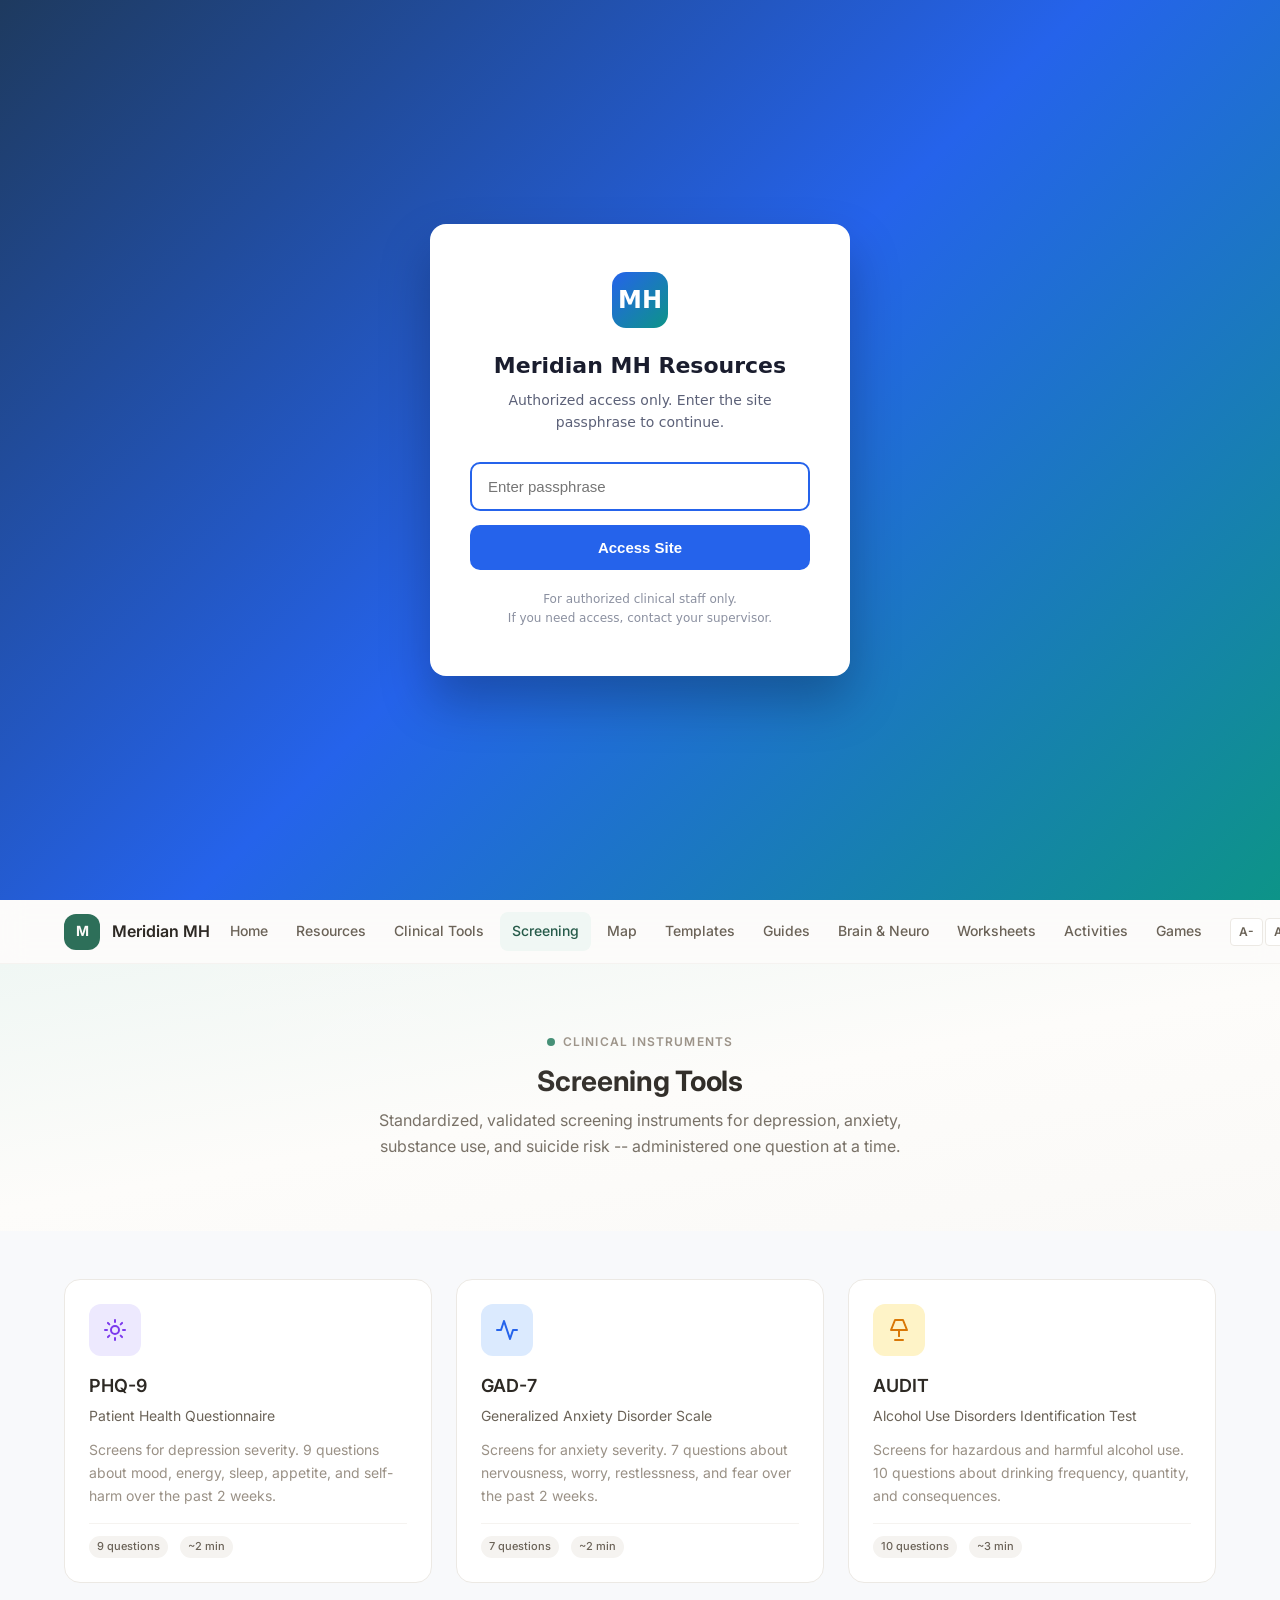
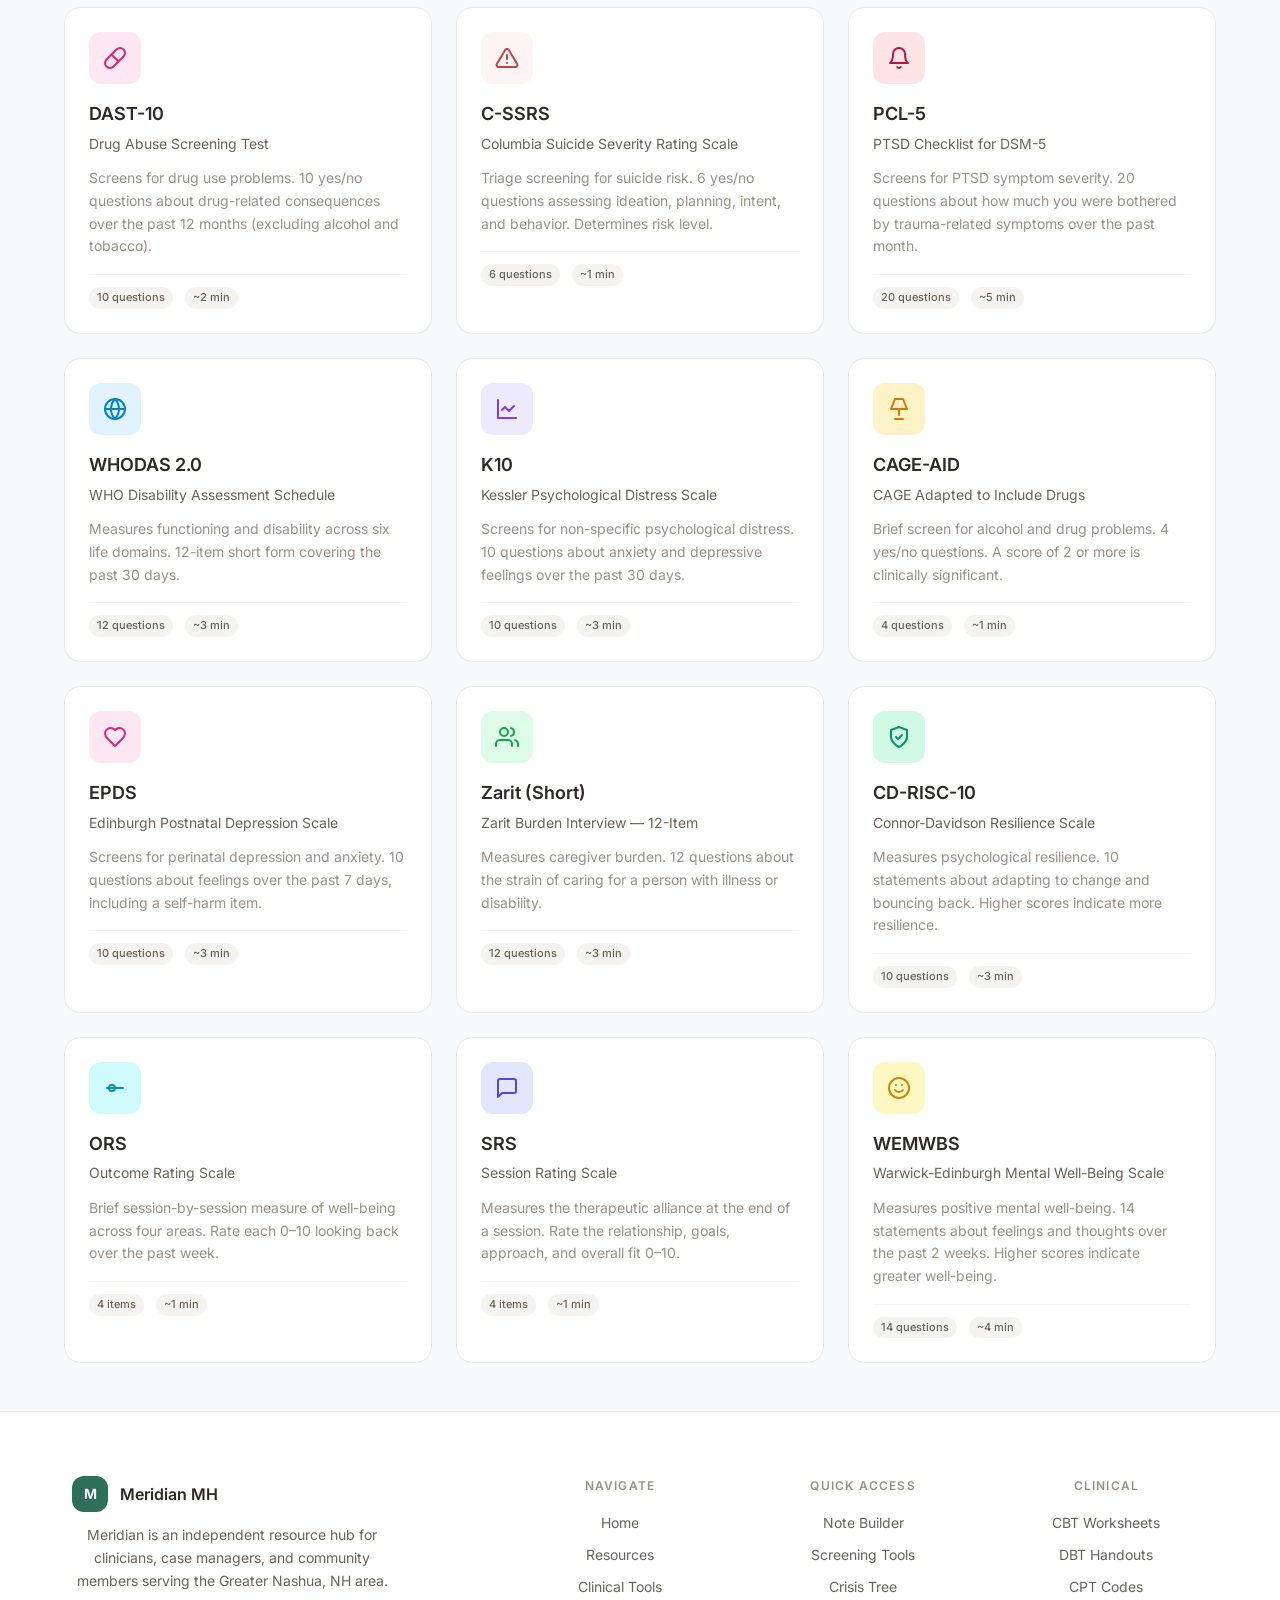
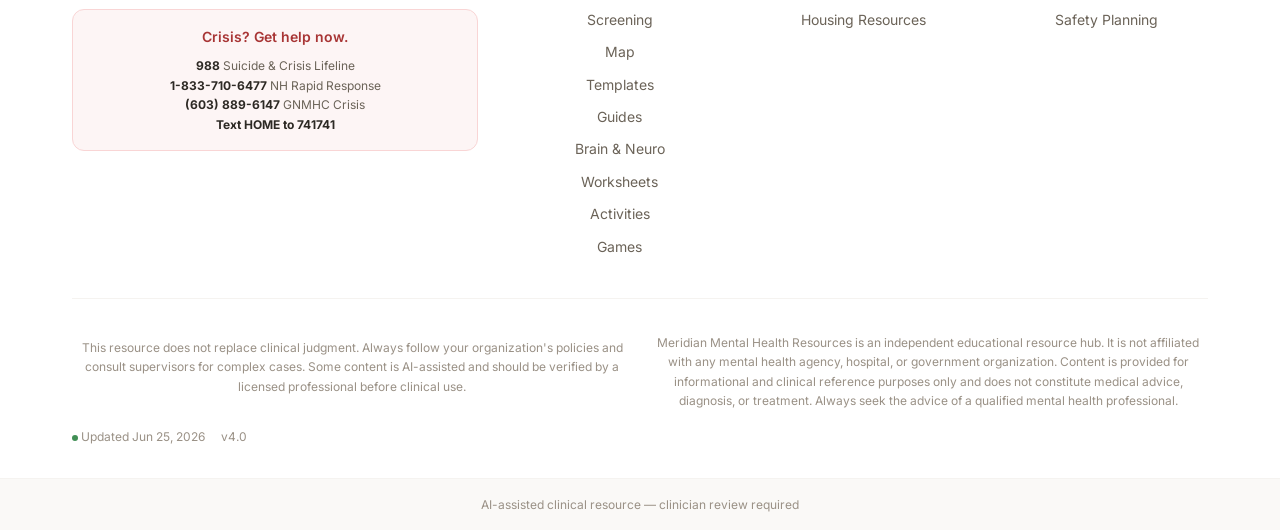
<file: screening.html>
<!DOCTYPE html>
<html lang="en">
<head>
<meta charset="UTF-8">
<meta name="viewport" content="width=device-width, initial-scale=1.0">
<title>Screening Tools | Meridian Mental Health Resources</title>
<meta name="description" content="Standardized clinical screening instruments including PHQ-9, GAD-7, AUDIT, DAST-10, and C-SSRS in an interactive step-by-step format.">
<meta property="og:title" content="Screening Tools | Meridian Mental Health Resources">
<meta property="og:description" content="Standardized clinical screening instruments including PHQ-9, GAD-7, AUDIT, DAST-10, and C-SSRS in an interactive step-by-step format.">
<meta property="og:type" content="website">
<link rel="icon" type="image/svg+xml" href="favicon.svg">
<link rel="manifest" href="manifest.json">
<meta name="theme-color" content="#2d6f59">
<meta name="apple-mobile-web-app-capable" content="yes">
<meta name="apple-mobile-web-app-status-bar-style" content="black-translucent">
<link rel="stylesheet" href="css/design-system.css">
<link rel="stylesheet" href="css/style.css">
<script src="js/fontsize.js"></script>
<script src="js/a11y.js" defer></script>
<style>
/* ================================================================
   Screening Tools Page — Layout & Component Overrides
   ================================================================ */

/* ---- Nav ---- */
.site-nav {
  position: sticky;
  top: 0;
  z-index: var(--ds-z-sticky);
  background: rgba(253, 252, 250, 0.85);
  backdrop-filter: blur(12px);
  -webkit-backdrop-filter: blur(12px);
  border-bottom: 1px solid var(--ds-border-subtle);
  height: var(--ds-header-height);
}
[data-theme="dark"] .site-nav {
  background: rgba(26, 25, 22, 0.85);
}
.site-nav__inner {
  max-width: var(--ds-container-xl);
  margin: 0 auto;
  padding: 0 var(--ds-space-6);
  height: 100%;
  display: flex;
  align-items: center;
  gap: var(--ds-space-2);
}
.site-nav__logo {
  display: flex;
  align-items: center;
  gap: var(--ds-space-3);
  text-decoration: none;
  flex-shrink: 0;
  margin-right: auto;
}
.site-nav__logo-mark {
  width: 36px;
  height: 36px;
  border-radius: var(--ds-radius-lg);
  background: var(--ds-primary-600);
  color: var(--ds-text-inverse);
  display: flex;
  align-items: center;
  justify-content: center;
  font-family: var(--ds-font-sans);
  font-size: var(--ds-text-sm);
  font-weight: var(--ds-weight-bold);
  letter-spacing: var(--ds-tracking-tight);
}
.site-nav__logo-text {
  font-family: var(--ds-font-sans);
  font-size: var(--ds-text-base);
  font-weight: var(--ds-weight-semibold);
  color: var(--ds-text-primary);
  white-space: nowrap;
}
.site-nav__links {
  display: flex;
  align-items: center;
  gap: var(--ds-space-1);
}
.site-nav__link {
  padding: var(--ds-space-2) var(--ds-space-3);
  border-radius: var(--ds-radius-md);
  font-family: var(--ds-font-sans);
  font-size: var(--ds-text-sm);
  font-weight: var(--ds-weight-medium);
  color: var(--ds-text-secondary);
  text-decoration: none;
  transition: color var(--ds-duration-fast) var(--ds-ease-default),
              background-color var(--ds-duration-fast) var(--ds-ease-default);
  white-space: nowrap;
}
.site-nav__link:hover {
  color: var(--ds-text-primary);
  background: var(--ds-surface-hover);
  text-decoration: none;
}
.site-nav__link--active {
  color: var(--ds-primary-700);
  background: var(--ds-primary-50);
}
[data-theme="dark"] .site-nav__link--active {
  color: var(--ds-primary-300);
  background: var(--ds-interactive-subtle);
}
.site-nav__controls {
  display: flex;
  align-items: center;
  gap: var(--ds-space-1);
  margin-left: var(--ds-space-2);
}
.site-nav__icon-btn {
  width: 36px;
  height: 36px;
  border-radius: var(--ds-radius-md);
  border: none;
  background: transparent;
  color: var(--ds-text-secondary);
  cursor: pointer;
  display: flex;
  align-items: center;
  justify-content: center;
  transition: color var(--ds-duration-fast) var(--ds-ease-default),
              background-color var(--ds-duration-fast) var(--ds-ease-default);
}
.site-nav__icon-btn:hover {
  background: var(--ds-surface-hover);
  color: var(--ds-text-primary);
}
.site-nav__font-controls {
  display: flex;
  align-items: center;
  gap: 2px;
}
.site-nav__font-btn {
  padding: var(--ds-space-1) var(--ds-space-2);
  border-radius: var(--ds-radius-sm);
  border: 1px solid var(--ds-border);
  background: var(--ds-surface);
  color: var(--ds-text-secondary);
  font-family: var(--ds-font-sans);
  font-size: var(--ds-text-xs);
  font-weight: var(--ds-weight-semibold);
  cursor: pointer;
  transition: all var(--ds-duration-fast) var(--ds-ease-default);
  line-height: 1;
  min-height: 28px;
}
.site-nav__font-btn:hover {
  background: var(--ds-surface-hover);
  border-color: var(--ds-border-strong);
}

/* Hamburger */
.site-nav__hamburger {
  display: none;
  width: 36px;
  height: 36px;
  border: none;
  background: transparent;
  cursor: pointer;
  padding: 8px;
  flex-direction: column;
  justify-content: center;
  gap: 5px;
  align-items: center;
}
.site-nav__hamburger span {
  display: block;
  width: 20px;
  height: 2px;
  background: var(--ds-text-secondary);
  border-radius: 1px;
  transition: all var(--ds-duration-fast) var(--ds-ease-default);
}

/* Mobile nav overlay */
.site-nav__mobile-panel {
  display: none;
  position: fixed;
  top: var(--ds-header-height);
  left: 0;
  right: 0;
  bottom: 0;
  background: var(--ds-surface);
  z-index: var(--ds-z-overlay);
  padding: var(--ds-space-6);
  flex-direction: column;
  gap: var(--ds-space-2);
  overflow-y: auto;
}
.site-nav__mobile-panel.is-open {
  display: flex;
}
.site-nav__mobile-link {
  display: block;
  padding: var(--ds-space-3) var(--ds-space-4);
  border-radius: var(--ds-radius-lg);
  font-family: var(--ds-font-sans);
  font-size: var(--ds-text-lg);
  font-weight: var(--ds-weight-medium);
  color: var(--ds-text-primary);
  text-decoration: none;
  transition: background-color var(--ds-duration-fast) var(--ds-ease-default);
}
.site-nav__mobile-link:hover {
  background: var(--ds-surface-hover);
  text-decoration: none;
}
.site-nav__mobile-link--active {
  color: var(--ds-primary-700);
  background: var(--ds-primary-50);
}
[data-theme="dark"] .site-nav__mobile-link--active {
  color: var(--ds-primary-300);
  background: var(--ds-interactive-subtle);
}

/* ---- Hero ---- */
.hero {
  background: linear-gradient(170deg, var(--ds-primary-50) 0%, var(--ds-cream) 50%, var(--ds-warm-gray-50) 100%);
  padding: var(--ds-space-16) 0 var(--ds-space-12);
}
[data-theme="dark"] .hero {
  background: linear-gradient(170deg, rgba(61, 139, 112, 0.08) 0%, var(--ds-page-bg) 50%, var(--ds-page-bg) 100%);
}
.hero__inner {
  max-width: var(--ds-container-xl);
  margin: 0 auto;
  padding: 0 var(--ds-space-6);
  text-align: center;
}
.hero__overline {
  display: inline-flex;
  align-items: center;
  gap: var(--ds-space-2);
  margin-bottom: var(--ds-space-4);
}
.hero__overline-dot {
  width: 8px;
  height: 8px;
  border-radius: 50%;
  background: var(--ds-primary-500);
}
.hero__title {
  font-family: var(--ds-font-sans);
  font-size: var(--ds-text-4xl);
  font-weight: var(--ds-weight-bold);
  line-height: var(--ds-leading-tight);
  letter-spacing: var(--ds-tracking-tight);
  color: var(--ds-text-primary);
  max-width: 720px;
  margin: 0 auto var(--ds-space-4);
}
.hero__subtitle {
  font-family: var(--ds-font-sans);
  font-size: var(--ds-text-lg);
  font-weight: var(--ds-weight-regular);
  line-height: var(--ds-leading-relaxed);
  color: var(--ds-text-secondary);
  max-width: 600px;
  margin: 0 auto;
}

/* ---- Tool Selector Grid ---- */
.tool-selector {
  padding: var(--ds-space-12) 0;
}
.tool-selector__grid {
  display: grid;
  grid-template-columns: repeat(auto-fill, minmax(280px, 1fr));
  gap: var(--ds-space-6);
  max-width: var(--ds-container-xl);
  margin: 0 auto;
  padding: 0 var(--ds-space-6);
}
.tool-card {
  background: var(--ds-surface);
  border: 1px solid var(--ds-border);
  border-radius: var(--ds-radius-xl);
  padding: var(--ds-space-6);
  cursor: pointer;
  transition: all 300ms var(--ds-ease-default);
  position: relative;
  overflow: hidden;
}
.tool-card:hover {
  border-color: var(--ds-primary-300);
  box-shadow: var(--ds-shadow-lg);
  transform: translateY(-3px);
}
.tool-card:active {
  transform: translateY(-1px);
  box-shadow: var(--ds-shadow-md);
}
.tool-card__icon {
  width: 52px;
  height: 52px;
  border-radius: var(--ds-radius-lg);
  display: flex;
  align-items: center;
  justify-content: center;
  font-size: 24px;
  margin-bottom: var(--ds-space-4);
}
.tool-card__icon--phq9 {
  background: #ede9fe;
  color: #7c3aed;
}
[data-theme="dark"] .tool-card__icon--phq9 {
  background: rgba(124, 58, 237, 0.15);
}
.tool-card__icon--gad7 {
  background: #dbeafe;
  color: #2563eb;
}
[data-theme="dark"] .tool-card__icon--gad7 {
  background: rgba(37, 99, 235, 0.15);
}
.tool-card__icon--audit {
  background: #fef3c7;
  color: #d97706;
}
[data-theme="dark"] .tool-card__icon--audit {
  background: rgba(217, 119, 6, 0.15);
}
.tool-card__icon--dast10 {
  background: #fce7f3;
  color: #db2777;
}
[data-theme="dark"] .tool-card__icon--dast10 {
  background: rgba(219, 39, 119, 0.15);
}
.tool-card__icon--cssrs {
  background: var(--ds-status-danger-bg);
  color: var(--ds-danger-600);
}
.tool-card__icon--pcl5 { background: #ffe4e6; color: #be123c; }
[data-theme="dark"] .tool-card__icon--pcl5 { background: rgba(190, 18, 60, 0.15); }
.tool-card__icon--whodas { background: #e0f2fe; color: #0284c7; }
[data-theme="dark"] .tool-card__icon--whodas { background: rgba(2, 132, 199, 0.15); }
.tool-card__icon--k10 { background: #ede9fe; color: #7c3aed; }
[data-theme="dark"] .tool-card__icon--k10 { background: rgba(124, 58, 237, 0.15); }
.tool-card__icon--cageaid { background: #fef3c7; color: #d97706; }
[data-theme="dark"] .tool-card__icon--cageaid { background: rgba(217, 119, 6, 0.15); }
.tool-card__icon--epds { background: #fce7f3; color: #db2777; }
[data-theme="dark"] .tool-card__icon--epds { background: rgba(219, 39, 119, 0.15); }
.tool-card__icon--zarit { background: #dcfce7; color: #16a34a; }
[data-theme="dark"] .tool-card__icon--zarit { background: rgba(22, 163, 74, 0.15); }
.tool-card__icon--cdrisc { background: #d1fae5; color: #059669; }
[data-theme="dark"] .tool-card__icon--cdrisc { background: rgba(5, 150, 105, 0.15); }
.tool-card__icon--ors { background: #cffafe; color: #0891b2; }
[data-theme="dark"] .tool-card__icon--ors { background: rgba(8, 145, 178, 0.15); }
.tool-card__icon--srs { background: #e0e7ff; color: #4f46e5; }
[data-theme="dark"] .tool-card__icon--srs { background: rgba(79, 70, 229, 0.15); }
.tool-card__icon--wemwbs { background: #fef9c3; color: #ca8a04; }
[data-theme="dark"] .tool-card__icon--wemwbs { background: rgba(202, 138, 4, 0.15); }
.tool-card__name {
  font-family: var(--ds-font-sans);
  font-size: var(--ds-text-lg);
  font-weight: var(--ds-weight-semibold);
  color: var(--ds-text-primary);
  margin-bottom: var(--ds-space-1);
}
.tool-card__full-name {
  font-family: var(--ds-font-sans);
  font-size: var(--ds-text-sm);
  color: var(--ds-text-secondary);
  margin-bottom: var(--ds-space-3);
}
.tool-card__desc {
  font-family: var(--ds-font-sans);
  font-size: var(--ds-text-sm);
  color: var(--ds-text-muted);
  line-height: var(--ds-leading-relaxed);
}
.tool-card__meta {
  display: flex;
  align-items: center;
  gap: var(--ds-space-3);
  margin-top: var(--ds-space-4);
  padding-top: var(--ds-space-3);
  border-top: 1px solid var(--ds-border-subtle);
}
.tool-card__badge {
  display: inline-flex;
  align-items: center;
  gap: var(--ds-space-1);
  padding: var(--ds-space-0-5) var(--ds-space-2);
  border-radius: var(--ds-radius-full);
  font-family: var(--ds-font-sans);
  font-size: 11px;
  font-weight: var(--ds-weight-medium);
  background: var(--ds-warm-gray-100);
  color: var(--ds-text-secondary);
}
[data-theme="dark"] .tool-card__badge {
  background: var(--ds-surface-hover);
}

/* ---- Wizard Overlay ---- */
.wizard-overlay {
  display: none;
  position: fixed;
  top: 0;
  left: 0;
  right: 0;
  bottom: 0;
  z-index: var(--ds-z-modal);
  background: var(--ds-surface-overlay);
  align-items: center;
  justify-content: center;
  padding: var(--ds-space-4);
  opacity: 0;
  transition: opacity 300ms var(--ds-ease-default);
}
.wizard-overlay.is-active {
  display: flex;
  opacity: 1;
}
.wizard-overlay.is-entering {
  display: flex;
  opacity: 0;
}

.wizard {
  background: var(--ds-surface);
  border-radius: var(--ds-radius-2xl);
  box-shadow: var(--ds-shadow-2xl);
  width: 100%;
  max-width: 680px;
  max-height: 90vh;
  overflow: hidden;
  display: flex;
  flex-direction: column;
  transform: scale(0.95) translateY(20px);
  transition: transform 300ms var(--ds-ease-out);
}
.wizard-overlay.is-active .wizard {
  transform: scale(1) translateY(0);
}

/* Wizard Header */
.wizard__header {
  padding: var(--ds-space-5) var(--ds-space-6);
  border-bottom: 1px solid var(--ds-border-subtle);
  display: flex;
  align-items: center;
  justify-content: space-between;
  flex-shrink: 0;
}
.wizard__header-left {
  display: flex;
  align-items: center;
  gap: var(--ds-space-3);
}
.wizard__tool-badge {
  display: inline-flex;
  align-items: center;
  gap: var(--ds-space-2);
  padding: var(--ds-space-1) var(--ds-space-3);
  border-radius: var(--ds-radius-full);
  font-family: var(--ds-font-sans);
  font-size: var(--ds-text-sm);
  font-weight: var(--ds-weight-semibold);
  background: var(--ds-primary-50);
  color: var(--ds-primary-700);
}
[data-theme="dark"] .wizard__tool-badge {
  background: var(--ds-interactive-subtle);
  color: var(--ds-primary-300);
}
.wizard__close-btn {
  width: 36px;
  height: 36px;
  border-radius: var(--ds-radius-md);
  border: none;
  background: transparent;
  color: var(--ds-text-muted);
  cursor: pointer;
  display: flex;
  align-items: center;
  justify-content: center;
  transition: all var(--ds-duration-fast) var(--ds-ease-default);
}
.wizard__close-btn:hover {
  background: var(--ds-surface-hover);
  color: var(--ds-text-primary);
}

/* Progress Bar */
.wizard__progress {
  height: 4px;
  background: var(--ds-warm-gray-100);
  flex-shrink: 0;
  overflow: hidden;
}
[data-theme="dark"] .wizard__progress {
  background: var(--ds-surface-hover);
}
.wizard__progress-bar {
  height: 100%;
  background: linear-gradient(90deg, var(--ds-primary-500), var(--ds-primary-400));
  border-radius: 0 2px 2px 0;
  transition: width 400ms var(--ds-ease-out);
  width: 0%;
}

/* Wizard Body */
.wizard__body {
  flex: 1;
  overflow-y: auto;
  overflow-x: hidden;
  position: relative;
  min-height: 320px;
}

/* Question Slide Container */
.wizard__slide-container {
  position: relative;
  width: 100%;
}
.wizard__slide {
  padding: var(--ds-space-8) var(--ds-space-6);
  transition: transform 300ms var(--ds-ease-default), opacity 300ms var(--ds-ease-default);
}
.wizard__slide.slide-out-left {
  position: absolute;
  top: 0;
  left: 0;
  right: 0;
  transform: translateX(-100%);
  opacity: 0;
}
.wizard__slide.slide-out-right {
  position: absolute;
  top: 0;
  left: 0;
  right: 0;
  transform: translateX(100%);
  opacity: 0;
}
.wizard__slide.slide-in {
  transform: translateX(0);
  opacity: 1;
}

/* Question Styling */
.wizard__question-number {
  font-family: var(--ds-font-sans);
  font-size: var(--ds-text-sm);
  font-weight: var(--ds-weight-semibold);
  color: var(--ds-primary-600);
  margin-bottom: var(--ds-space-2);
  text-transform: uppercase;
  letter-spacing: var(--ds-tracking-wide);
}
[data-theme="dark"] .wizard__question-number {
  color: var(--ds-primary-400);
}
.wizard__timeframe {
  font-family: var(--ds-font-sans);
  font-size: var(--ds-text-xs);
  color: var(--ds-text-muted);
  margin-bottom: var(--ds-space-4);
  display: inline-flex;
  align-items: center;
  gap: var(--ds-space-1);
  padding: var(--ds-space-1) var(--ds-space-2-5);
  background: var(--ds-warm-gray-100);
  border-radius: var(--ds-radius-full);
}
[data-theme="dark"] .wizard__timeframe {
  background: var(--ds-surface-hover);
}
.wizard__question-text {
  font-family: var(--ds-font-sans);
  font-size: var(--ds-text-xl);
  font-weight: var(--ds-weight-medium);
  color: var(--ds-text-primary);
  line-height: var(--ds-leading-relaxed);
  margin-bottom: var(--ds-space-6);
}

/* Response Option Cards */
.wizard__options {
  display: flex;
  flex-direction: column;
  gap: var(--ds-space-3);
}
.wizard__option {
  display: flex;
  align-items: center;
  gap: var(--ds-space-3);
  padding: var(--ds-space-4) var(--ds-space-5);
  border: 2px solid var(--ds-border);
  border-radius: var(--ds-radius-lg);
  background: var(--ds-surface);
  cursor: pointer;
  transition: all 200ms var(--ds-ease-default);
  font-family: var(--ds-font-sans);
  font-size: var(--ds-text-base);
  font-weight: var(--ds-weight-medium);
  color: var(--ds-text-primary);
  position: relative;
  -webkit-user-select: none;
  user-select: none;
}
.wizard__option:hover {
  border-color: var(--ds-primary-300);
  background: var(--ds-primary-50);
}
[data-theme="dark"] .wizard__option:hover {
  background: var(--ds-interactive-subtle);
}
.wizard__option.is-selected {
  border-color: var(--ds-primary-500);
  background: var(--ds-primary-50);
  box-shadow: var(--ds-shadow-primary);
}
[data-theme="dark"] .wizard__option.is-selected {
  border-color: var(--ds-primary-400);
  background: var(--ds-interactive-subtle);
}
.wizard__option-key {
  width: 32px;
  height: 32px;
  border-radius: var(--ds-radius-md);
  background: var(--ds-warm-gray-100);
  color: var(--ds-text-muted);
  font-size: var(--ds-text-sm);
  font-weight: var(--ds-weight-semibold);
  display: flex;
  align-items: center;
  justify-content: center;
  flex-shrink: 0;
  transition: all 200ms var(--ds-ease-default);
}
[data-theme="dark"] .wizard__option-key {
  background: var(--ds-surface-hover);
}
.wizard__option.is-selected .wizard__option-key {
  background: var(--ds-primary-600);
  color: var(--ds-text-inverse);
}
.wizard__option-label {
  flex: 1;
}
.wizard__option-score {
  font-family: var(--ds-font-mono);
  font-size: var(--ds-text-xs);
  color: var(--ds-text-muted);
  flex-shrink: 0;
}
/* Auto-advance fill bar */
.wizard__option-fill {
  position: absolute;
  top: 0;
  left: 0;
  bottom: 0;
  width: 0%;
  background: var(--ds-primary-50);
  border-radius: var(--ds-radius-lg);
  opacity: 0.5;
  transition: width 600ms linear;
  pointer-events: none;
}
[data-theme="dark"] .wizard__option-fill {
  background: var(--ds-interactive-subtle);
}
.wizard__option.is-advancing .wizard__option-fill {
  width: 100%;
}

/* Wizard Footer */
.wizard__footer {
  padding: var(--ds-space-4) var(--ds-space-6);
  border-top: 1px solid var(--ds-border-subtle);
  display: flex;
  align-items: center;
  justify-content: space-between;
  flex-shrink: 0;
}
.wizard__footer-left {
  font-family: var(--ds-font-sans);
  font-size: var(--ds-text-sm);
  color: var(--ds-text-muted);
}
.wizard__footer-right {
  display: flex;
  gap: var(--ds-space-3);
}
.wizard__nav-btn {
  display: inline-flex;
  align-items: center;
  gap: var(--ds-space-2);
  padding: var(--ds-space-2-5) var(--ds-space-5);
  min-height: 40px;
  border-radius: var(--ds-radius-md);
  font-family: var(--ds-font-sans);
  font-size: var(--ds-text-sm);
  font-weight: var(--ds-weight-medium);
  cursor: pointer;
  border: 1px solid transparent;
  transition: all var(--ds-duration-fast) var(--ds-ease-default);
}
.wizard__nav-btn--back {
  background: var(--ds-surface);
  color: var(--ds-text-secondary);
  border-color: var(--ds-border);
}
.wizard__nav-btn--back:hover {
  background: var(--ds-surface-hover);
  border-color: var(--ds-border-strong);
}
.wizard__nav-btn--next {
  background: var(--ds-interactive);
  color: var(--ds-text-inverse);
  border-color: var(--ds-interactive);
}
.wizard__nav-btn--next:hover {
  background: var(--ds-interactive-hover);
  border-color: var(--ds-interactive-hover);
}
.wizard__nav-btn:disabled {
  opacity: 0.4;
  cursor: not-allowed;
  pointer-events: none;
}

/* ---- Score Reveal ---- */
.result {
  padding: var(--ds-space-8) var(--ds-space-6);
}
.result__score-section {
  text-align: center;
  margin-bottom: var(--ds-space-8);
}
.result__score-display {
  font-family: var(--ds-font-sans);
  font-size: 72px;
  font-weight: var(--ds-weight-extrabold);
  line-height: 1;
  letter-spacing: var(--ds-tracking-tight);
  color: var(--ds-text-primary);
  margin-bottom: var(--ds-space-2);
}
.result__score-max {
  font-family: var(--ds-font-sans);
  font-size: var(--ds-text-lg);
  color: var(--ds-text-muted);
  margin-bottom: var(--ds-space-5);
}
.result__severity-badge {
  display: inline-flex;
  align-items: center;
  gap: var(--ds-space-2);
  padding: var(--ds-space-2) var(--ds-space-5);
  border-radius: var(--ds-radius-full);
  font-family: var(--ds-font-sans);
  font-size: var(--ds-text-base);
  font-weight: var(--ds-weight-semibold);
  opacity: 0;
  transform: scale(0.9);
  transition: opacity 500ms var(--ds-ease-out), transform 500ms var(--ds-ease-out);
}
.result__severity-badge.is-visible {
  opacity: 1;
  transform: scale(1);
}

/* Score Context Bar */
.result__context-bar {
  margin: var(--ds-space-6) auto;
  max-width: 400px;
}
.result__bar-track {
  width: 100%;
  height: 10px;
  border-radius: var(--ds-radius-full);
  background: var(--ds-warm-gray-100);
  position: relative;
  overflow: hidden;
}
[data-theme="dark"] .result__bar-track {
  background: var(--ds-surface-hover);
}
.result__bar-fill {
  height: 100%;
  border-radius: var(--ds-radius-full);
  transition: width 1.5s var(--ds-ease-out);
  width: 0%;
}
.result__bar-labels {
  display: flex;
  justify-content: space-between;
  margin-top: var(--ds-space-2);
  font-family: var(--ds-font-sans);
  font-size: var(--ds-text-xs);
  color: var(--ds-text-muted);
}

/* Severity color classes */
.severity-green { background-color: #22c55e; color: #fff; }
.severity-green-bg { background-color: #22c55e; }
.severity-green-text { color: #15803d; }
.severity-yellow { background-color: #eab308; color: #422006; }
.severity-yellow-bg { background-color: #eab308; }
.severity-yellow-text { color: #a16207; }
.severity-orange { background-color: #f97316; color: #fff; }
.severity-orange-bg { background-color: #f97316; }
.severity-orange-text { color: #c2410c; }
.severity-redorange { background-color: #ef4444; color: #fff; }
.severity-redorange-bg { background-color: #ef4444; }
.severity-redorange-text { color: #dc2626; }
.severity-red { background-color: #dc2626; color: #fff; }
.severity-red-bg { background-color: #dc2626; }
.severity-red-text { color: #991b1b; }

/* Result Detail Card */
.result__detail-card {
  background: var(--ds-surface-sunken);
  border: 1px solid var(--ds-border-subtle);
  border-radius: var(--ds-radius-xl);
  padding: var(--ds-space-6);
  margin-bottom: var(--ds-space-6);
  text-align: left;
}
.result__detail-title {
  font-family: var(--ds-font-sans);
  font-size: var(--ds-text-base);
  font-weight: var(--ds-weight-semibold);
  color: var(--ds-text-primary);
  margin-bottom: var(--ds-space-3);
  display: flex;
  align-items: center;
  gap: var(--ds-space-2);
}
.result__detail-text {
  font-family: var(--ds-font-sans);
  font-size: var(--ds-text-sm);
  color: var(--ds-text-secondary);
  line-height: var(--ds-leading-relaxed);
}

/* Crisis Alert Banner */
.result__crisis-alert {
  background: #fef2f2;
  border: 2px solid #dc2626;
  border-radius: var(--ds-radius-xl);
  padding: var(--ds-space-5) var(--ds-space-6);
  margin-bottom: var(--ds-space-6);
  text-align: left;
}
[data-theme="dark"] .result__crisis-alert {
  background: rgba(220, 38, 38, 0.1);
  border-color: #ef4444;
}
.result__crisis-alert-title {
  font-family: var(--ds-font-sans);
  font-size: var(--ds-text-lg);
  font-weight: var(--ds-weight-bold);
  color: #dc2626;
  margin-bottom: var(--ds-space-3);
  display: flex;
  align-items: center;
  gap: var(--ds-space-2);
}
.result__crisis-numbers {
  display: flex;
  flex-direction: column;
  gap: var(--ds-space-2);
}
.result__crisis-number {
  font-family: var(--ds-font-sans);
  font-size: var(--ds-text-base);
  color: var(--ds-text-primary);
}
.result__crisis-number strong {
  font-weight: var(--ds-weight-bold);
  color: #dc2626;
}
[data-theme="dark"] .result__crisis-number strong {
  color: #f87171;
}

/* Attribution */
.result__attribution {
  font-family: var(--ds-font-sans);
  font-size: var(--ds-text-xs);
  color: var(--ds-text-muted);
  line-height: var(--ds-leading-relaxed);
  margin-top: var(--ds-space-4);
  padding-top: var(--ds-space-4);
  border-top: 1px solid var(--ds-border-subtle);
}
.result__disclaimer {
  font-family: var(--ds-font-sans);
  font-size: var(--ds-text-xs);
  color: var(--ds-warning-700);
  background: var(--ds-status-warning-bg);
  padding: var(--ds-space-3) var(--ds-space-4);
  border-radius: var(--ds-radius-md);
  line-height: var(--ds-leading-relaxed);
  margin-top: var(--ds-space-3);
}
[data-theme="dark"] .result__disclaimer {
  color: var(--ds-warning-300);
}

/* Result Actions */
.result__actions {
  display: flex;
  flex-wrap: wrap;
  gap: var(--ds-space-3);
  justify-content: center;
  margin-top: var(--ds-space-6);
}
.result__action-btn {
  display: inline-flex;
  align-items: center;
  gap: var(--ds-space-2);
  padding: var(--ds-space-2-5) var(--ds-space-5);
  min-height: 40px;
  border-radius: var(--ds-radius-md);
  font-family: var(--ds-font-sans);
  font-size: var(--ds-text-sm);
  font-weight: var(--ds-weight-medium);
  cursor: pointer;
  border: 1px solid transparent;
  transition: all var(--ds-duration-fast) var(--ds-ease-default);
}
.result__action-btn--primary {
  background: var(--ds-interactive);
  color: var(--ds-text-inverse);
  border-color: var(--ds-interactive);
}
.result__action-btn--primary:hover {
  background: var(--ds-interactive-hover);
  border-color: var(--ds-interactive-hover);
}
.result__action-btn--secondary {
  background: var(--ds-surface);
  color: var(--ds-text-primary);
  border-color: var(--ds-border);
}
.result__action-btn--secondary:hover {
  background: var(--ds-surface-hover);
  border-color: var(--ds-border-strong);
}

/* ---- Footer ---- */
.site-footer {
  background: var(--ds-surface);
  border-top: 1px solid var(--ds-border);
  padding: var(--ds-space-16) 0 var(--ds-space-8);
  margin-top: 0;
}
.footer__grid {
  display: grid;
  grid-template-columns: 2fr 1fr 1fr 1fr;
  gap: var(--ds-space-10);
  margin-bottom: var(--ds-space-10);
}
.footer__brand-desc {
  font-family: var(--ds-font-sans);
  font-size: var(--ds-text-sm);
  color: var(--ds-text-secondary);
  line-height: var(--ds-leading-relaxed);
  margin-top: var(--ds-space-3);
  max-width: 320px;
}
.footer__col-title {
  font-family: var(--ds-font-sans);
  font-size: var(--ds-text-xs);
  font-weight: var(--ds-weight-semibold);
  color: var(--ds-text-muted);
  text-transform: uppercase;
  letter-spacing: var(--ds-tracking-widest);
  margin-bottom: var(--ds-space-4);
}
.footer__links {
  list-style: none;
  padding: 0;
  margin: 0;
  display: flex;
  flex-direction: column;
  gap: var(--ds-space-2-5);
}
.footer__links a {
  font-family: var(--ds-font-sans);
  font-size: var(--ds-text-sm);
  color: var(--ds-text-secondary);
  text-decoration: none;
  transition: color var(--ds-duration-fast) var(--ds-ease-default);
}
.footer__links a:hover {
  color: var(--ds-text-primary);
}
.footer__crisis-box {
  background: var(--ds-status-danger-bg);
  border: 1px solid var(--ds-danger-200);
  border-radius: var(--ds-radius-lg);
  padding: var(--ds-space-4);
  margin-top: var(--ds-space-4);
}
[data-theme="dark"] .footer__crisis-box {
  border-color: rgba(220, 95, 95, 0.2);
}
.footer__crisis-title {
  font-family: var(--ds-font-sans);
  font-size: var(--ds-text-sm);
  font-weight: var(--ds-weight-semibold);
  color: var(--ds-status-danger-text);
  margin-bottom: var(--ds-space-2);
}
.footer__crisis-numbers {
  font-family: var(--ds-font-sans);
  font-size: var(--ds-text-xs);
  color: var(--ds-text-secondary);
  line-height: var(--ds-leading-relaxed);
}
.footer__crisis-numbers strong {
  color: var(--ds-text-primary);
}
.footer__bottom {
  border-top: 1px solid var(--ds-border-subtle);
  padding-top: var(--ds-space-6);
  display: flex;
  align-items: center;
  justify-content: space-between;
  flex-wrap: wrap;
  gap: var(--ds-space-4);
}
.footer__disclaimer {
  font-family: var(--ds-font-sans);
  font-size: var(--ds-text-xs);
  color: var(--ds-text-muted);
  line-height: var(--ds-leading-relaxed);
  max-width: 560px;
}
.footer__meta {
  display: flex;
  align-items: center;
  gap: var(--ds-space-4);
  font-family: var(--ds-font-sans);
  font-size: var(--ds-text-xs);
  color: var(--ds-text-muted);
}
.footer__status-dot {
  width: 6px;
  height: 6px;
  border-radius: 50%;
  background: var(--ds-success-500);
  display: inline-block;
}

/* ---- AI Label ---- */
.ai-assisted-label {
  text-align: center;
  padding: var(--ds-space-4) 0;
  font-family: var(--ds-font-sans);
  font-size: var(--ds-text-xs);
  color: var(--ds-text-muted);
  background: var(--ds-warm-gray-50);
  border-top: 1px solid var(--ds-border-subtle);
}
[data-theme="dark"] .ai-assisted-label {
  background: var(--ds-page-bg);
}

/* ---- Toast (reused) ---- */
.ds-toast-screening {
  position: fixed;
  bottom: var(--ds-space-6);
  right: var(--ds-space-6);
  z-index: var(--ds-z-toast);
  display: flex;
  align-items: center;
  gap: var(--ds-space-3);
  padding: var(--ds-space-3) var(--ds-space-5);
  background: var(--ds-surface-raised);
  border: 1px solid var(--ds-border);
  border-radius: var(--ds-radius-xl);
  box-shadow: var(--ds-shadow-xl);
  font-family: var(--ds-font-sans);
  font-size: var(--ds-text-sm);
  color: var(--ds-text-primary);
  transform: translateY(16px);
  opacity: 0;
  transition: all 300ms var(--ds-ease-out);
  pointer-events: none;
}
.ds-toast-screening.is-visible {
  transform: translateY(0);
  opacity: 1;
  pointer-events: auto;
}

/* ---- Responsive ---- */
@media (max-width: 1023px) {
  .footer__grid {
    grid-template-columns: 1fr 1fr;
    gap: var(--ds-space-8);
  }
}
@media (max-width: 639px) {
  .site-nav__links,
  .site-nav__font-controls {
    display: none;
  }
  .site-nav__hamburger {
    display: flex;
  }
  .hero {
    padding: var(--ds-space-12) 0 var(--ds-space-8);
  }
  .hero__title {
    font-size: var(--ds-text-3xl);
  }
  .hero__subtitle {
    font-size: var(--ds-text-base);
  }
  .tool-selector__grid {
    grid-template-columns: 1fr;
    gap: var(--ds-space-4);
    padding: 0 var(--ds-space-4);
  }
  .wizard {
    max-height: 100vh;
    border-radius: var(--ds-radius-lg);
    max-height: calc(100vh - 32px);
  }
  .wizard__slide {
    padding: var(--ds-space-6) var(--ds-space-4);
  }
  .wizard__question-text {
    font-size: var(--ds-text-lg);
  }
  .wizard__option {
    padding: var(--ds-space-3-5) var(--ds-space-4);
  }
  .result__score-display {
    font-size: 56px;
  }
  .result__actions {
    flex-direction: column;
  }
  .result__action-btn {
    width: 100%;
    justify-content: center;
  }
  .footer__grid {
    grid-template-columns: 1fr;
    gap: var(--ds-space-8);
  }
  .footer__bottom {
    flex-direction: column;
    align-items: flex-start;
  }
  .ds-toast-screening {
    left: var(--ds-space-4);
    right: var(--ds-space-4);
    bottom: var(--ds-space-4);
  }
}

/* ---- Print ---- */
@media print {
  .site-nav,
  .site-nav__mobile-panel,
  .hero,
  .tool-selector,
  .wizard__header,
  .wizard__progress,
  .wizard__footer,
  .result__actions,
  .site-footer,
  .ai-assisted-label,
  .ds-toast-screening {
    display: none !important;
  }
  .wizard-overlay {
    display: block !important;
    position: static !important;
    background: none !important;
    padding: 0 !important;
  }
  .wizard {
    max-width: 100% !important;
    max-height: none !important;
    box-shadow: none !important;
    border: none !important;
    transform: none !important;
    border-radius: 0 !important;
  }
  .wizard__body {
    overflow: visible !important;
  }
  .result {
    padding: 0 !important;
  }
  .result__detail-card {
    border: 1px solid #ccc !important;
    break-inside: avoid;
  }
  .result__crisis-alert {
    border: 2px solid #dc2626 !important;
    break-inside: avoid;
  }
  @page {
    margin: 1in;
  }
}
</style>
</head>
<body>
<script src="js/auth-gate.js"></script>

<a href="#main-content" class="ds-sr-only" style="position:absolute;top:-40px;left:0;background:var(--ds-surface);padding:8px 16px;z-index:100;font-size:14px;transition:top 0.2s" onfocus="this.style.top='0'" onblur="this.style.top='-40px'">Skip to main content</a>

<!-- ============================================================
     NAVIGATION
     ============================================================ -->
<nav class="site-nav" role="navigation" aria-label="Main navigation">
  <div class="site-nav__inner">

    <a href="index.html" class="site-nav__logo" id="siteLogo">
      <div class="site-nav__logo-mark">M</div>
      <span class="site-nav__logo-text">Meridian MH</span>
    </a>

    <div class="site-nav__links">
      <a href="index.html" class="site-nav__link">Home</a>
      <a href="resources.html" class="site-nav__link">Resources</a>
      <a href="tools.html" class="site-nav__link">Clinical Tools</a>
      <a href="screening.html" class="site-nav__link site-nav__link--active">Screening</a>
      <a href="map.html" class="site-nav__link">Map</a>
      <a href="templates.html" class="site-nav__link">Templates</a>
      <a href="guide.html" class="site-nav__link">Guides</a>
      <a href="neurobiology.html" class="site-nav__link">Brain &amp; Neuro</a>
      <a href="worksheets.html" class="site-nav__link">Worksheets</a>
      <a href="activities.html" class="site-nav__link">Activities</a>
      <a href="games.html" class="site-nav__link">Games</a>
    </div>

    <div class="site-nav__controls">
      <div class="site-nav__font-controls">
        <button class="site-nav__font-btn" onclick="mhFontDecrease()" title="Decrease font size" aria-label="Decrease font size">A-</button>
        <button class="site-nav__font-btn" onclick="mhFontIncrease()" title="Increase font size" aria-label="Increase font size">A+</button>
      </div>

      <button class="site-nav__icon-btn" id="themeToggleBtn" onclick="toggleTheme()" title="Toggle dark mode" aria-label="Toggle dark mode">
        <svg width="18" height="18" viewBox="0 0 24 24" fill="none" stroke="currentColor" stroke-width="2" stroke-linecap="round" stroke-linejoin="round"><path d="M21 12.79A9 9 0 1 1 11.21 3 7 7 0 0 0 21 12.79z"/></svg>
      </button>

      <button class="site-nav__hamburger" id="hamburgerBtn" onclick="toggleMobileNav()" aria-label="Toggle navigation menu" aria-expanded="false">
        <span></span><span></span><span></span>
      </button>
    </div>

  </div>
</nav>

<!-- Mobile slide-out panel -->
<div class="site-nav__mobile-panel" id="mobileNavPanel">
  <a href="index.html" class="site-nav__mobile-link">Home</a>
  <a href="resources.html" class="site-nav__mobile-link">Resources</a>
  <a href="tools.html" class="site-nav__mobile-link">Clinical Tools</a>
  <a href="screening.html" class="site-nav__mobile-link site-nav__mobile-link--active">Screening</a>
  <a href="map.html" class="site-nav__mobile-link">Map</a>
  <a href="templates.html" class="site-nav__mobile-link">Templates</a>
  <a href="guide.html" class="site-nav__mobile-link">Guides</a>
  <a href="neurobiology.html" class="site-nav__mobile-link">Brain &amp; Neuro</a>
  <a href="worksheets.html" class="site-nav__mobile-link">Worksheets</a>
  <a href="activities.html" class="site-nav__mobile-link">Activities</a>
  <a href="games.html" class="site-nav__mobile-link">Games</a>
</div>


<!-- ============================================================
     HERO
     ============================================================ -->
<section class="hero">
  <div class="hero__inner">
    <div class="hero__overline">
      <span class="hero__overline-dot"></span>
      <span class="ds-overline">Clinical Instruments</span>
    </div>
    <h1 class="hero__title">Screening Tools</h1>
    <p class="hero__subtitle">Standardized, validated screening instruments for depression, anxiety, substance use, and suicide risk -- administered one question at a time.</p>
  </div>
</section>


<!-- ============================================================
     MAIN CONTENT
     ============================================================ -->
<main id="main-content">

<!-- Tool Selector -->
<section class="tool-selector" aria-label="Choose a screening tool">
  <div class="tool-selector__grid" id="toolGrid">

    <div class="tool-card" onclick="startTool('phq9')" tabindex="0" role="button" aria-label="Start PHQ-9 Depression Screening">
      <div class="tool-card__icon tool-card__icon--phq9">
        <svg width="24" height="24" viewBox="0 0 24 24" fill="none" stroke="currentColor" stroke-width="2" stroke-linecap="round" stroke-linejoin="round"><path d="M12 8c-2.21 0-4 1.79-4 4s1.79 4 4 4 4-1.79 4-4-1.79-4-4-4z"/><path d="M12 2v2"/><path d="M12 20v2"/><path d="m4.93 4.93 1.41 1.41"/><path d="m17.66 17.66 1.41 1.41"/><path d="M2 12h2"/><path d="M20 12h2"/><path d="m6.34 17.66-1.41 1.41"/><path d="m19.07 4.93-1.41 1.41"/></svg>
      </div>
      <div class="tool-card__name">PHQ-9</div>
      <div class="tool-card__full-name">Patient Health Questionnaire</div>
      <div class="tool-card__desc">Screens for depression severity. 9 questions about mood, energy, sleep, appetite, and self-harm over the past 2 weeks.</div>
      <div class="tool-card__meta">
        <span class="tool-card__badge">9 questions</span>
        <span class="tool-card__badge">~2 min</span>
      </div>
    </div>

    <div class="tool-card" onclick="startTool('gad7')" tabindex="0" role="button" aria-label="Start GAD-7 Anxiety Screening">
      <div class="tool-card__icon tool-card__icon--gad7">
        <svg width="24" height="24" viewBox="0 0 24 24" fill="none" stroke="currentColor" stroke-width="2" stroke-linecap="round" stroke-linejoin="round"><path d="M22 12h-4l-3 9L9 3l-3 9H2"/></svg>
      </div>
      <div class="tool-card__name">GAD-7</div>
      <div class="tool-card__full-name">Generalized Anxiety Disorder Scale</div>
      <div class="tool-card__desc">Screens for anxiety severity. 7 questions about nervousness, worry, restlessness, and fear over the past 2 weeks.</div>
      <div class="tool-card__meta">
        <span class="tool-card__badge">7 questions</span>
        <span class="tool-card__badge">~2 min</span>
      </div>
    </div>

    <div class="tool-card" onclick="startTool('audit')" tabindex="0" role="button" aria-label="Start AUDIT Alcohol Screening">
      <div class="tool-card__icon tool-card__icon--audit">
        <svg width="24" height="24" viewBox="0 0 24 24" fill="none" stroke="currentColor" stroke-width="2" stroke-linecap="round" stroke-linejoin="round"><path d="M8 2h8l4 10H4L8 2z"/><path d="M12 12v6"/><path d="M8 22h8"/><path d="M12 18h.01"/></svg>
      </div>
      <div class="tool-card__name">AUDIT</div>
      <div class="tool-card__full-name">Alcohol Use Disorders Identification Test</div>
      <div class="tool-card__desc">Screens for hazardous and harmful alcohol use. 10 questions about drinking frequency, quantity, and consequences.</div>
      <div class="tool-card__meta">
        <span class="tool-card__badge">10 questions</span>
        <span class="tool-card__badge">~3 min</span>
      </div>
    </div>

    <div class="tool-card" onclick="startTool('dast10')" tabindex="0" role="button" aria-label="Start DAST-10 Drug Use Screening">
      <div class="tool-card__icon tool-card__icon--dast10">
        <svg width="24" height="24" viewBox="0 0 24 24" fill="none" stroke="currentColor" stroke-width="2" stroke-linecap="round" stroke-linejoin="round"><path d="m10.5 20.5 10-10a4.95 4.95 0 1 0-7-7l-10 10a4.95 4.95 0 1 0 7 7z"/><path d="m8.5 8.5 7 7"/></svg>
      </div>
      <div class="tool-card__name">DAST-10</div>
      <div class="tool-card__full-name">Drug Abuse Screening Test</div>
      <div class="tool-card__desc">Screens for drug use problems. 10 yes/no questions about drug-related consequences over the past 12 months (excluding alcohol and tobacco).</div>
      <div class="tool-card__meta">
        <span class="tool-card__badge">10 questions</span>
        <span class="tool-card__badge">~2 min</span>
      </div>
    </div>

    <div class="tool-card" onclick="startTool('cssrs')" tabindex="0" role="button" aria-label="Start C-SSRS Suicide Risk Screening">
      <div class="tool-card__icon tool-card__icon--cssrs">
        <svg width="24" height="24" viewBox="0 0 24 24" fill="none" stroke="currentColor" stroke-width="2" stroke-linecap="round" stroke-linejoin="round"><path d="M12 9v4"/><path d="M12 17h.01"/><path d="M10.29 3.86 1.82 18a2 2 0 0 0 1.71 3h16.94a2 2 0 0 0 1.71-3L13.71 3.86a2 2 0 0 0-3.42 0z"/></svg>
      </div>
      <div class="tool-card__name">C-SSRS</div>
      <div class="tool-card__full-name">Columbia Suicide Severity Rating Scale</div>
      <div class="tool-card__desc">Triage screening for suicide risk. 6 yes/no questions assessing ideation, planning, intent, and behavior. Determines risk level.</div>
      <div class="tool-card__meta">
        <span class="tool-card__badge">6 questions</span>
        <span class="tool-card__badge">~1 min</span>
      </div>
    </div>

    <div class="tool-card" onclick="startTool('pcl5')" tabindex="0" role="button" aria-label="Start PCL-5 PTSD Screening">
      <div class="tool-card__icon tool-card__icon--pcl5">
        <svg width="24" height="24" viewBox="0 0 24 24" fill="none" stroke="currentColor" stroke-width="2" stroke-linecap="round" stroke-linejoin="round"><path d="M18 8A6 6 0 0 0 6 8c0 7-3 9-3 9h18s-3-2-3-9"/><path d="M13.73 21a2 2 0 0 1-3.46 0"/></svg>
      </div>
      <div class="tool-card__name">PCL-5</div>
      <div class="tool-card__full-name">PTSD Checklist for DSM-5</div>
      <div class="tool-card__desc">Screens for PTSD symptom severity. 20 questions about how much you were bothered by trauma-related symptoms over the past month.</div>
      <div class="tool-card__meta">
        <span class="tool-card__badge">20 questions</span>
        <span class="tool-card__badge">~5 min</span>
      </div>
    </div>

    <div class="tool-card" onclick="startTool('whodas')" tabindex="0" role="button" aria-label="Start WHODAS 2.0 Disability Screening">
      <div class="tool-card__icon tool-card__icon--whodas">
        <svg width="24" height="24" viewBox="0 0 24 24" fill="none" stroke="currentColor" stroke-width="2" stroke-linecap="round" stroke-linejoin="round"><circle cx="12" cy="12" r="10"/><path d="M2 12h20"/><path d="M12 2a15.3 15.3 0 0 1 4 10 15.3 15.3 0 0 1-4 10 15.3 15.3 0 0 1-4-10 15.3 15.3 0 0 1 4-10z"/></svg>
      </div>
      <div class="tool-card__name">WHODAS 2.0</div>
      <div class="tool-card__full-name">WHO Disability Assessment Schedule</div>
      <div class="tool-card__desc">Measures functioning and disability across six life domains. 12-item short form covering the past 30 days.</div>
      <div class="tool-card__meta">
        <span class="tool-card__badge">12 questions</span>
        <span class="tool-card__badge">~3 min</span>
      </div>
    </div>

    <div class="tool-card" onclick="startTool('k10')" tabindex="0" role="button" aria-label="Start K10 Psychological Distress Screening">
      <div class="tool-card__icon tool-card__icon--k10">
        <svg width="24" height="24" viewBox="0 0 24 24" fill="none" stroke="currentColor" stroke-width="2" stroke-linecap="round" stroke-linejoin="round"><path d="M3 3v18h18"/><path d="m19 9-5 5-4-4-3 3"/></svg>
      </div>
      <div class="tool-card__name">K10</div>
      <div class="tool-card__full-name">Kessler Psychological Distress Scale</div>
      <div class="tool-card__desc">Screens for non-specific psychological distress. 10 questions about anxiety and depressive feelings over the past 30 days.</div>
      <div class="tool-card__meta">
        <span class="tool-card__badge">10 questions</span>
        <span class="tool-card__badge">~3 min</span>
      </div>
    </div>

    <div class="tool-card" onclick="startTool('cageaid')" tabindex="0" role="button" aria-label="Start CAGE-AID Substance Use Screening">
      <div class="tool-card__icon tool-card__icon--cageaid">
        <svg width="24" height="24" viewBox="0 0 24 24" fill="none" stroke="currentColor" stroke-width="2" stroke-linecap="round" stroke-linejoin="round"><path d="M8 2h8l4 10H4L8 2z"/><path d="M12 12v6"/><path d="M8 22h8"/></svg>
      </div>
      <div class="tool-card__name">CAGE-AID</div>
      <div class="tool-card__full-name">CAGE Adapted to Include Drugs</div>
      <div class="tool-card__desc">Brief screen for alcohol and drug problems. 4 yes/no questions. A score of 2 or more is clinically significant.</div>
      <div class="tool-card__meta">
        <span class="tool-card__badge">4 questions</span>
        <span class="tool-card__badge">~1 min</span>
      </div>
    </div>

    <div class="tool-card" onclick="startTool('epds')" tabindex="0" role="button" aria-label="Start Edinburgh Postnatal Depression Scale">
      <div class="tool-card__icon tool-card__icon--epds">
        <svg width="24" height="24" viewBox="0 0 24 24" fill="none" stroke="currentColor" stroke-width="2" stroke-linecap="round" stroke-linejoin="round"><path d="M19 14c1.49-1.46 3-3.21 3-5.5A5.5 5.5 0 0 0 16.5 3c-1.76 0-3 .5-4.5 2-1.5-1.5-2.74-2-4.5-2A5.5 5.5 0 0 0 2 8.5c0 2.3 1.5 4.05 3 5.5l7 7Z"/></svg>
      </div>
      <div class="tool-card__name">EPDS</div>
      <div class="tool-card__full-name">Edinburgh Postnatal Depression Scale</div>
      <div class="tool-card__desc">Screens for perinatal depression and anxiety. 10 questions about feelings over the past 7 days, including a self-harm item.</div>
      <div class="tool-card__meta">
        <span class="tool-card__badge">10 questions</span>
        <span class="tool-card__badge">~3 min</span>
      </div>
    </div>

    <div class="tool-card" onclick="startTool('zarit')" tabindex="0" role="button" aria-label="Start Zarit Burden Interview Screening">
      <div class="tool-card__icon tool-card__icon--zarit">
        <svg width="24" height="24" viewBox="0 0 24 24" fill="none" stroke="currentColor" stroke-width="2" stroke-linecap="round" stroke-linejoin="round"><path d="M17 21v-2a4 4 0 0 0-4-4H5a4 4 0 0 0-4 4v2"/><circle cx="9" cy="7" r="4"/><path d="M23 21v-2a4 4 0 0 0-3-3.87"/><path d="M16 3.13a4 4 0 0 1 0 7.75"/></svg>
      </div>
      <div class="tool-card__name">Zarit (Short)</div>
      <div class="tool-card__full-name">Zarit Burden Interview — 12-Item</div>
      <div class="tool-card__desc">Measures caregiver burden. 12 questions about the strain of caring for a person with illness or disability.</div>
      <div class="tool-card__meta">
        <span class="tool-card__badge">12 questions</span>
        <span class="tool-card__badge">~3 min</span>
      </div>
    </div>

    <div class="tool-card" onclick="startTool('cdrisc')" tabindex="0" role="button" aria-label="Start CD-RISC-10 Resilience Screening">
      <div class="tool-card__icon tool-card__icon--cdrisc">
        <svg width="24" height="24" viewBox="0 0 24 24" fill="none" stroke="currentColor" stroke-width="2" stroke-linecap="round" stroke-linejoin="round"><path d="M12 22s8-4 8-10V5l-8-3-8 3v7c0 6 8 10 8 10z"/><path d="m9 12 2 2 4-4"/></svg>
      </div>
      <div class="tool-card__name">CD-RISC-10</div>
      <div class="tool-card__full-name">Connor-Davidson Resilience Scale</div>
      <div class="tool-card__desc">Measures psychological resilience. 10 statements about adapting to change and bouncing back. Higher scores indicate more resilience.</div>
      <div class="tool-card__meta">
        <span class="tool-card__badge">10 questions</span>
        <span class="tool-card__badge">~3 min</span>
      </div>
    </div>

    <div class="tool-card" onclick="startTool('ors')" tabindex="0" role="button" aria-label="Start Outcome Rating Scale">
      <div class="tool-card__icon tool-card__icon--ors">
        <svg width="24" height="24" viewBox="0 0 24 24" fill="none" stroke="currentColor" stroke-width="2" stroke-linecap="round" stroke-linejoin="round"><line x1="4" y1="12" x2="20" y2="12"/><circle cx="9" cy="12" r="3"/></svg>
      </div>
      <div class="tool-card__name">ORS</div>
      <div class="tool-card__full-name">Outcome Rating Scale</div>
      <div class="tool-card__desc">Brief session-by-session measure of well-being across four areas. Rate each 0–10 looking back over the past week.</div>
      <div class="tool-card__meta">
        <span class="tool-card__badge">4 items</span>
        <span class="tool-card__badge">~1 min</span>
      </div>
    </div>

    <div class="tool-card" onclick="startTool('srs')" tabindex="0" role="button" aria-label="Start Session Rating Scale">
      <div class="tool-card__icon tool-card__icon--srs">
        <svg width="24" height="24" viewBox="0 0 24 24" fill="none" stroke="currentColor" stroke-width="2" stroke-linecap="round" stroke-linejoin="round"><path d="M21 15a2 2 0 0 1-2 2H7l-4 4V5a2 2 0 0 1 2-2h14a2 2 0 0 1 2 2z"/></svg>
      </div>
      <div class="tool-card__name">SRS</div>
      <div class="tool-card__full-name">Session Rating Scale</div>
      <div class="tool-card__desc">Measures the therapeutic alliance at the end of a session. Rate the relationship, goals, approach, and overall fit 0–10.</div>
      <div class="tool-card__meta">
        <span class="tool-card__badge">4 items</span>
        <span class="tool-card__badge">~1 min</span>
      </div>
    </div>

    <div class="tool-card" onclick="startTool('wemwbs')" tabindex="0" role="button" aria-label="Start Warwick-Edinburgh Mental Well-Being Scale">
      <div class="tool-card__icon tool-card__icon--wemwbs">
        <svg width="24" height="24" viewBox="0 0 24 24" fill="none" stroke="currentColor" stroke-width="2" stroke-linecap="round" stroke-linejoin="round"><circle cx="12" cy="12" r="10"/><path d="M8 14s1.5 2 4 2 4-2 4-2"/><line x1="9" y1="9" x2="9.01" y2="9"/><line x1="15" y1="9" x2="15.01" y2="9"/></svg>
      </div>
      <div class="tool-card__name">WEMWBS</div>
      <div class="tool-card__full-name">Warwick-Edinburgh Mental Well-Being Scale</div>
      <div class="tool-card__desc">Measures positive mental well-being. 14 statements about feelings and thoughts over the past 2 weeks. Higher scores indicate greater well-being.</div>
      <div class="tool-card__meta">
        <span class="tool-card__badge">14 questions</span>
        <span class="tool-card__badge">~4 min</span>
      </div>
    </div>

  </div>
</section>

</main>


<!-- ============================================================
     WIZARD OVERLAY
     ============================================================ -->
<div class="wizard-overlay" id="wizardOverlay" role="dialog" aria-modal="true" aria-label="Screening tool wizard">
  <div class="wizard" id="wizardPanel">
    <div class="wizard__header">
      <div class="wizard__header-left">
        <span class="wizard__tool-badge" id="wizardToolBadge"></span>
      </div>
      <button class="wizard__close-btn" onclick="closeWizard()" aria-label="Close screening tool" title="Close">
        <svg width="20" height="20" viewBox="0 0 24 24" fill="none" stroke="currentColor" stroke-width="2" stroke-linecap="round" stroke-linejoin="round"><line x1="18" y1="6" x2="6" y2="18"/><line x1="6" y1="6" x2="18" y2="18"/></svg>
      </button>
    </div>
    <div class="wizard__progress">
      <div class="wizard__progress-bar" id="wizardProgressBar"></div>
    </div>
    <div class="wizard__body" id="wizardBody">
      <!-- Question slides and results rendered here by JS -->
    </div>
    <div class="wizard__footer" id="wizardFooter">
      <div class="wizard__footer-left" id="wizardFooterLabel"></div>
      <div class="wizard__footer-right">
        <button class="wizard__nav-btn wizard__nav-btn--back" id="wizardBackBtn" onclick="wizardBack()">
          <svg width="16" height="16" viewBox="0 0 24 24" fill="none" stroke="currentColor" stroke-width="2" stroke-linecap="round" stroke-linejoin="round"><polyline points="15 18 9 12 15 6"/></svg>
          Back
        </button>
        <button class="wizard__nav-btn wizard__nav-btn--next" id="wizardNextBtn" onclick="wizardNext()" disabled>
          Next
          <svg width="16" height="16" viewBox="0 0 24 24" fill="none" stroke="currentColor" stroke-width="2" stroke-linecap="round" stroke-linejoin="round"><polyline points="9 18 15 12 9 6"/></svg>
        </button>
      </div>
    </div>
  </div>
</div>

<!-- Toast notification -->
<div class="ds-toast-screening" id="toastNotification"></div>


<!-- ============================================================
     FOOTER
     ============================================================ -->
<footer class="site-footer">
  <div class="ds-container">

    <div class="footer__grid">

      <!-- Brand column -->
      <div>
        <a href="index.html" class="site-nav__logo" style="text-decoration:none">
          <div class="site-nav__logo-mark">M</div>
          <span class="site-nav__logo-text">Meridian MH</span>
        </a>
        <p class="footer__brand-desc">Meridian is an independent resource hub for clinicians, case managers, and community members serving the Greater Nashua, NH area.</p>

        <div class="footer__crisis-box">
          <div class="footer__crisis-title">Crisis? Get help now.</div>
          <div class="footer__crisis-numbers">
            <strong>988</strong> Suicide &amp; Crisis Lifeline<br>
            <strong>1-833-710-6477</strong> NH Rapid Response<br>
            <strong>(603) 889-6147</strong> GNMHC Crisis<br>
            <strong>Text HOME to 741741</strong>
          </div>
        </div>
      </div>

      <!-- Navigate -->
      <div>
        <div class="footer__col-title">Navigate</div>
        <ul class="footer__links">
          <li><a href="index.html">Home</a></li>
          <li><a href="resources.html">Resources</a></li>
          <li><a href="tools.html">Clinical Tools</a></li>
          <li><a href="screening.html">Screening</a></li>
          <li><a href="map.html">Map</a></li>
          <li><a href="templates.html">Templates</a></li>
          <li><a href="guide.html">Guides</a></li>
          <li><a href="neurobiology.html">Brain &amp; Neuro</a></li>
          <li><a href="worksheets.html">Worksheets</a></li>
          <li><a href="activities.html">Activities</a></li>
          <li><a href="games.html">Games</a></li>
        </ul>
      </div>

      <!-- Quick Access -->
      <div>
        <div class="footer__col-title">Quick Access</div>
        <ul class="footer__links">
          <li><a href="tools.html#clinical-note-builder">Note Builder</a></li>
          <li><a href="tools.html#screening-tools">Screening Tools</a></li>
          <li><a href="tools.html#crisis-decision-tree">Crisis Tree</a></li>
          <li><a href="resources.html#housing">Housing Resources</a></li>
        </ul>
      </div>

      <!-- Clinical -->
      <div>
        <div class="footer__col-title">Clinical</div>
        <ul class="footer__links">
          <li><a href="worksheets.html">CBT Worksheets</a></li>
          <li><a href="worksheets.html#handouts">DBT Handouts</a></li>
          <li><a href="tools.html#cpt-codes">CPT Codes</a></li>
          <li><a href="tools.html#safety-planning">Safety Planning</a></li>
        </ul>
      </div>

    </div>

    <div class="footer__bottom">
      <div class="footer__disclaimer">
        This resource does not replace clinical judgment. Always follow your organization's policies and consult supervisors for complex cases. Some content is AI-assisted and should be verified by a licensed professional before clinical use.
      </div>
      <div class="footer__disclaimer footer__disclaimer--legal" style="margin-top:10px">
        Meridian Mental Health Resources is an independent educational resource hub. It is not affiliated with any mental health agency, hospital, or government organization. Content is provided for informational and clinical reference purposes only and does not constitute medical advice, diagnosis, or treatment. Always seek the advice of a qualified mental health professional.
      </div>
      <div class="footer__meta">
        <span><span class="footer__status-dot"></span> Updated Jun 25, 2026</span>
        <a href="#" id="adminGate" style="cursor:default;color:inherit;text-decoration:none">v4.0</a>
      </div>
    </div>

  </div>
</footer>

<!-- AI-assisted label -->
<div class="ai-assisted-label">AI-assisted clinical resource &mdash; clinician review required</div>


<!-- ============================================================
     SCRIPTS
     ============================================================ -->
<script>
/* ================================================================
   SCREENING TOOLS DATA
   ================================================================ */
var TOOLS = {

  /* ---- PHQ-9 ---- */
  phq9: {
    id: 'phq9',
    name: 'PHQ-9',
    fullName: 'Patient Health Questionnaire-9',
    timeframe: 'Over the last 2 weeks',
    maxScore: 27,
    type: 'likert',
    questions: [
      'Little interest or pleasure in doing things',
      'Feeling down, depressed, or hopeless',
      'Trouble falling or staying asleep, or sleeping too much',
      'Feeling tired or having little energy',
      'Poor appetite or overeating',
      'Feeling bad about yourself — or that you are a failure or have let yourself or your family down',
      'Trouble concentrating on things, such as reading the newspaper or watching television',
      'Moving or speaking so slowly that other people could have noticed? Or the opposite — being so fidgety or restless that you have been moving around a lot more than usual',
      'Thoughts that you would be better off dead, or of hurting yourself in some way'
    ],
    options: [
      { label: 'Not at all', value: 0 },
      { label: 'Several days', value: 1 },
      { label: 'More than half the days', value: 2 },
      { label: 'Nearly every day', value: 3 }
    ],
    scoring: [
      { min: 0,  max: 4,  label: 'Minimal Depression', color: 'green', recs: 'No treatment indicated. Monitor as clinically appropriate.' },
      { min: 5,  max: 9,  label: 'Mild Depression', color: 'yellow', recs: 'Watchful waiting. Psychoeducation and self-management strategies may be appropriate. Reassess at follow-up.' },
      { min: 10, max: 14, label: 'Moderate Depression', color: 'orange', recs: 'Develop a treatment plan. Consider psychotherapy (e.g., CBT, IPT) and/or pharmacotherapy. Follow up within 2-4 weeks.' },
      { min: 15, max: 19, label: 'Moderately Severe Depression', color: 'redorange', recs: 'Active treatment with pharmacotherapy and/or psychotherapy. Psychiatric consultation recommended. Close follow-up indicated.' },
      { min: 20, max: 27, label: 'Severe Depression', color: 'red', recs: 'Immediate pharmacotherapy combined with psychotherapy strongly recommended. Psychiatric referral for medication management. Consider higher level of care if safety concerns exist.' }
    ],
    attribution: 'Developed by Drs. Robert L. Spitzer, Janet B.W. Williams, Kurt Kroenke and colleagues, with an educational grant from Pfizer Inc. No permission required to reproduce, translate, display, or distribute.',
    disclaimer: 'The PHQ-9 is a screening tool, not a diagnostic instrument. Clinical judgment should guide all treatment decisions. If the client endorses item 9 (self-harm/suicidal thoughts), conduct an immediate risk assessment regardless of the total score.'
  },

  /* ---- GAD-7 ---- */
  gad7: {
    id: 'gad7',
    name: 'GAD-7',
    fullName: 'Generalized Anxiety Disorder 7-Item Scale',
    timeframe: 'Over the last 2 weeks',
    maxScore: 21,
    type: 'likert',
    questions: [
      'Feeling nervous, anxious, or on edge',
      'Not being able to stop or control worrying',
      'Worrying too much about different things',
      'Trouble relaxing',
      'Being so restless that it is hard to sit still',
      'Becoming easily annoyed or irritable',
      'Feeling afraid, as if something awful might happen'
    ],
    options: [
      { label: 'Not at all', value: 0 },
      { label: 'Several days', value: 1 },
      { label: 'More than half the days', value: 2 },
      { label: 'Nearly every day', value: 3 }
    ],
    scoring: [
      { min: 0,  max: 4,  label: 'Minimal Anxiety', color: 'green', recs: 'No treatment indicated. Monitor as clinically appropriate.' },
      { min: 5,  max: 9,  label: 'Mild Anxiety', color: 'yellow', recs: 'Watchful waiting. Psychoeducation, relaxation techniques, and self-management strategies may be appropriate.' },
      { min: 10, max: 14, label: 'Moderate Anxiety', color: 'orange', recs: 'Consider psychotherapy (e.g., CBT) and/or pharmacotherapy. Follow up within 2-4 weeks to reassess.' },
      { min: 15, max: 21, label: 'Severe Anxiety', color: 'red', recs: 'Active treatment with pharmacotherapy and/or psychotherapy. Psychiatric consultation recommended. Consider higher level of care if functional impairment is significant.' }
    ],
    attribution: 'Developed by Drs. Robert L. Spitzer, Janet B.W. Williams, Kurt Kroenke, and colleagues. No permission required to reproduce, translate, display, or distribute.',
    disclaimer: null
  },

  /* ---- AUDIT ---- */
  audit: {
    id: 'audit',
    name: 'AUDIT',
    fullName: 'Alcohol Use Disorders Identification Test',
    timeframe: '',
    maxScore: 40,
    type: 'custom',
    questions: [
      {
        text: 'How often do you have a drink containing alcohol?',
        options: [
          { label: 'Never', value: 0 },
          { label: 'Monthly or less', value: 1 },
          { label: '2–4 times a month', value: 2 },
          { label: '2–3 times a week', value: 3 },
          { label: '4 or more times a week', value: 4 }
        ]
      },
      {
        text: 'How many drinks containing alcohol do you have on a typical day when you are drinking?',
        options: [
          { label: '1 or 2', value: 0 },
          { label: '3 or 4', value: 1 },
          { label: '5 or 6', value: 2 },
          { label: '7 to 9', value: 3 },
          { label: '10 or more', value: 4 }
        ]
      },
      {
        text: 'How often do you have six or more drinks on one occasion?',
        options: [
          { label: 'Never', value: 0 },
          { label: 'Less than monthly', value: 1 },
          { label: 'Monthly', value: 2 },
          { label: 'Weekly', value: 3 },
          { label: 'Daily or almost daily', value: 4 }
        ]
      },
      {
        text: 'How often during the last year have you found that you were not able to stop drinking once you had started?',
        options: [
          { label: 'Never', value: 0 },
          { label: 'Less than monthly', value: 1 },
          { label: 'Monthly', value: 2 },
          { label: 'Weekly', value: 3 },
          { label: 'Daily or almost daily', value: 4 }
        ]
      },
      {
        text: 'How often during the last year have you failed to do what was normally expected of you because of drinking?',
        options: [
          { label: 'Never', value: 0 },
          { label: 'Less than monthly', value: 1 },
          { label: 'Monthly', value: 2 },
          { label: 'Weekly', value: 3 },
          { label: 'Daily or almost daily', value: 4 }
        ]
      },
      {
        text: 'How often during the last year have you needed a first drink in the morning to get yourself going after a heavy drinking session?',
        options: [
          { label: 'Never', value: 0 },
          { label: 'Less than monthly', value: 1 },
          { label: 'Monthly', value: 2 },
          { label: 'Weekly', value: 3 },
          { label: 'Daily or almost daily', value: 4 }
        ]
      },
      {
        text: 'How often during the last year have you had a feeling of guilt or remorse after drinking?',
        options: [
          { label: 'Never', value: 0 },
          { label: 'Less than monthly', value: 1 },
          { label: 'Monthly', value: 2 },
          { label: 'Weekly', value: 3 },
          { label: 'Daily or almost daily', value: 4 }
        ]
      },
      {
        text: 'How often during the last year have you been unable to remember what happened the night before because of your drinking?',
        options: [
          { label: 'Never', value: 0 },
          { label: 'Less than monthly', value: 1 },
          { label: 'Monthly', value: 2 },
          { label: 'Weekly', value: 3 },
          { label: 'Daily or almost daily', value: 4 }
        ]
      },
      {
        text: 'Have you or someone else been injured because of your drinking?',
        options: [
          { label: 'No', value: 0 },
          { label: 'Yes, but not in the last year', value: 2 },
          { label: 'Yes, during the last year', value: 4 }
        ]
      },
      {
        text: 'Has a relative, friend, doctor, or other health care worker been concerned about your drinking or suggested you cut down?',
        options: [
          { label: 'No', value: 0 },
          { label: 'Yes, but not in the last year', value: 2 },
          { label: 'Yes, during the last year', value: 4 }
        ]
      }
    ],
    scoring: [
      { min: 0,  max: 7,  label: 'Low Risk', color: 'green', recs: 'Low-risk drinking pattern. Provide brief alcohol education and positive reinforcement.' },
      { min: 8,  max: 15, label: 'Hazardous Drinking', color: 'yellow', recs: 'Hazardous alcohol use. Brief intervention with feedback, advice, and goal-setting is recommended. Reassess at follow-up.' },
      { min: 16, max: 19, label: 'Harmful Drinking', color: 'orange', recs: 'Harmful alcohol use pattern. Brief intervention plus continued monitoring. Consider referral to substance use treatment (e.g., NH Doorway).' },
      { min: 20, max: 40, label: 'Possible Dependence', color: 'red', recs: 'Possible alcohol dependence. Refer for comprehensive substance use evaluation and specialized treatment. Consider medical detoxification assessment. NH Doorway: (603) 836-6540.' }
    ],
    attribution: 'Developed by the World Health Organization (WHO). The AUDIT is in the public domain and may be freely used, reproduced, and distributed.',
    disclaimer: null
  },

  /* ---- DAST-10 ---- */
  dast10: {
    id: 'dast10',
    name: 'DAST-10',
    fullName: 'Drug Abuse Screening Test-10',
    timeframe: 'Past 12 months (excluding alcohol and tobacco)',
    maxScore: 10,
    type: 'yesno',
    questions: [
      'Have you used drugs other than those required for medical reasons?',
      'Do you abuse more than one drug at a time?',
      'Are you always able to stop using drugs when you want to?',
      'Have you had "blackouts" or "flashbacks" as a result of drug use?',
      'Do you ever feel bad or guilty about your drug use?',
      'Does your spouse (or parents) ever complain about your involvement with drugs?',
      'Have you neglected your family because of your use of drugs?',
      'Have you engaged in illegal activities in order to obtain drugs?',
      'Have you experienced withdrawal symptoms when you stopped taking drugs?',
      'Have you had medical problems as a result of your drug use?'
    ],
    reverseScored: [2],
    options: [
      { label: 'Yes', value: 1 },
      { label: 'No', value: 0 }
    ],
    scoring: [
      { min: 0,  max: 0,  label: 'No Problems Reported', color: 'green', recs: 'No drug-related problems identified. No intervention needed at this time.' },
      { min: 1,  max: 2,  label: 'Low Level', color: 'yellow', recs: 'Low level of drug-related problems. Monitor and provide brief psychoeducation. Reassess periodically.' },
      { min: 3,  max: 5,  label: 'Moderate Level', color: 'orange', recs: 'Moderate level of drug-related problems. Further assessment warranted. Consider outpatient substance use treatment referral.' },
      { min: 6,  max: 8,  label: 'Substantial Level', color: 'redorange', recs: 'Substantial level of drug-related problems. Intensive assessment needed. Referral to substance use treatment strongly recommended. NH Doorway: (603) 836-6540.' },
      { min: 9,  max: 10, label: 'Severe Level', color: 'red', recs: 'Severe level of drug-related problems. Intensive assessment and treatment needed. Immediate referral to specialized substance use program. NH Doorway: (603) 836-6540.' }
    ],
    attribution: 'Developed by Dr. Harvey A. Skinner, Centre for Addiction and Mental Health (CAMH). The DAST-10 may be used for clinical and research purposes.',
    disclaimer: null
  },

  /* ---- C-SSRS ---- */
  cssrs: {
    id: 'cssrs',
    name: 'C-SSRS',
    fullName: 'Columbia Suicide Severity Rating Scale (Triage)',
    timeframe: '',
    maxScore: null,
    type: 'yesno_risk',
    questions: [
      'Have you wished you were dead or wished you could go to sleep and not wake up?',
      'Have you actually had any thoughts of killing yourself?',
      'Have you been thinking about how you might do this?',
      'Have you had these thoughts and had some intention of acting on them?',
      'Have you started to work out or worked out the details of how to kill yourself? Do you intend to carry out this plan?',
      'Have you ever done anything, started to do anything, or prepared to do anything to end your life?'
    ],
    options: [
      { label: 'Yes', value: 1 },
      { label: 'No', value: 0 }
    ],
    attribution: 'The Columbia Suicide Severity Rating Scale (C-SSRS) was developed at Columbia University. These are the triage screening questions. For full administration, use the complete validated instrument.',
    disclaimer: null
  },

  /* ---- PCL-5 (PTSD Checklist for DSM-5) ---- */
  pcl5: {
    id: 'pcl5',
    name: 'PCL-5',
    fullName: 'PTSD Checklist for DSM-5',
    timeframe: 'In the past month, how much were you bothered by:',
    maxScore: 80,
    type: 'likert',
    questions: [
      'Repeated, disturbing, and unwanted memories of the stressful experience',
      'Repeated, disturbing dreams of the stressful experience',
      'Suddenly feeling or acting as if the stressful experience were actually happening again (as if you were back there reliving it)',
      'Feeling very upset when something reminded you of the stressful experience',
      'Having strong physical reactions when something reminded you of the stressful experience (e.g., heart pounding, trouble breathing, sweating)',
      'Avoiding memories, thoughts, or feelings related to the stressful experience',
      'Avoiding external reminders of the stressful experience (e.g., people, places, conversations, activities, objects, or situations)',
      'Trouble remembering important parts of the stressful experience',
      'Having strong negative beliefs about yourself, other people, or the world (e.g., "I am bad," "there is something seriously wrong with me," "no one can be trusted")',
      'Blaming yourself or someone else for the stressful experience or what happened after it',
      'Having strong negative feelings such as fear, horror, anger, guilt, or shame',
      'Loss of interest in activities that you used to enjoy',
      'Feeling distant or cut off from other people',
      'Trouble experiencing positive feelings (e.g., being unable to feel happiness or have loving feelings for people close to you)',
      'Irritable behavior, angry outbursts, or acting aggressively',
      'Taking too many risks or doing things that could cause you harm',
      'Being "super-alert" or watchful or on guard',
      'Feeling jumpy or easily startled',
      'Having difficulty concentrating',
      'Trouble falling or staying asleep'
    ],
    options: [
      { label: 'Not at all', value: 0 },
      { label: 'A little bit', value: 1 },
      { label: 'Moderately', value: 2 },
      { label: 'Quite a bit', value: 3 },
      { label: 'Extremely', value: 4 }
    ],
    scoring: [
      { min: 0,  max: 30, label: 'Below Provisional Threshold', color: 'green', recs: 'Total below the provisional PTSD cutoff. Continue to monitor. A trauma history may still warrant clinical attention even when the score is low.' },
      { min: 31, max: 44, label: 'Probable PTSD (Provisional)', color: 'orange', recs: 'A score of 31–33 or higher suggests probable PTSD. Recommend a full diagnostic assessment with a structured interview (e.g., CAPS-5) and consideration of trauma-focused treatment.' },
      { min: 45, max: 80, label: 'High Symptom Severity', color: 'red', recs: 'High symptom burden. Prioritize comprehensive trauma assessment, safety review, and evidence-based trauma-focused care (e.g., PE, CPT, EMDR). Coordinate level of care to symptom severity and functional impairment.' }
    ],
    attribution: 'The PCL-5 was developed by the National Center for PTSD (Weathers, Litz, Keane, Palmieri, Marx, & Schnurr). It is in the public domain. To establish a probable diagnosis, a Criterion A trauma and the DSM-5 symptom-cluster rule should also be reviewed.',
    disclaimer: 'The PCL-5 is a provisional screening measure, not a diagnostic instrument, and should be anchored to a specific traumatic event. A score of roughly 31–33 or higher warrants further assessment. This screening tool is for clinical reference only. Results should be interpreted by a qualified mental health professional.'
  },

  /* ---- WHODAS 2.0 (12-item) ---- */
  whodas: {
    id: 'whodas',
    name: 'WHODAS 2.0',
    fullName: 'WHO Disability Assessment Schedule 2.0 (12-item)',
    timeframe: 'In the past 30 days, how much difficulty did you have in:',
    maxScore: 48,
    type: 'likert',
    questions: [
      'Standing for long periods, such as 30 minutes',
      'Taking care of your household responsibilities',
      'Learning a new task, for example, learning how to get to a new place',
      'Joining in community activities (for example, festivities, religious, or other activities) in the same way as anyone else can',
      'Being emotionally affected by your health problems',
      'Concentrating on doing something for ten minutes',
      'Walking a long distance, such as a kilometre (or equivalent)',
      'Washing your whole body',
      'Getting dressed',
      'Dealing with people you do not know',
      'Maintaining a friendship',
      'Your day-to-day work or school'
    ],
    options: [
      { label: 'None', value: 0 },
      { label: 'Mild', value: 1 },
      { label: 'Moderate', value: 2 },
      { label: 'Severe', value: 3 },
      { label: 'Extreme / cannot do', value: 4 }
    ],
    scoring: [
      { min: 0,  max: 4,  label: 'No to Minimal Disability', color: 'green', recs: 'Little or no difficulty with functioning across domains over the past 30 days.' },
      { min: 5,  max: 12, label: 'Mild Disability', color: 'yellow', recs: 'Some difficulty in one or more life domains. Note which domains are affected and revisit at follow-up.' },
      { min: 13, max: 24, label: 'Moderate Disability', color: 'orange', recs: 'Moderate functional impairment. Consider how disability is affecting treatment goals; coordinate supports as appropriate.' },
      { min: 25, max: 36, label: 'Severe Disability', color: 'redorange', recs: 'Substantial functional impairment across domains. Assess need for additional services, accommodations, or higher level of care.' },
      { min: 37, max: 48, label: 'Extreme Disability', color: 'red', recs: 'Profound difficulty across most domains. Prioritize functional supports, care coordination, and a thorough biopsychosocial assessment.' }
    ],
    attribution: 'WHODAS 2.0 was developed by the World Health Organization. This is the 12-item self-administered short form. Simple summing is used here; WHO also publishes an item-response-theory (complex) scoring algorithm.',
    disclaimer: 'WHODAS 2.0 measures functioning and disability, not a specific diagnosis. This screening tool is for clinical reference only. Results should be interpreted by a qualified mental health professional.'
  },

  /* ---- K10 (Kessler Psychological Distress Scale) ---- */
  k10: {
    id: 'k10',
    name: 'K10',
    fullName: 'Kessler Psychological Distress Scale (K10)',
    timeframe: 'In the past 30 days, about how often did you feel:',
    maxScore: 50,
    type: 'likert',
    questions: [
      'Tired out for no good reason',
      'Nervous',
      'So nervous that nothing could calm you down',
      'Hopeless',
      'Restless or fidgety',
      'So restless that you could not sit still',
      'Depressed',
      'That everything was an effort',
      'So sad that nothing could cheer you up',
      'Worthless'
    ],
    options: [
      { label: 'None of the time', value: 1 },
      { label: 'A little of the time', value: 2 },
      { label: 'Some of the time', value: 3 },
      { label: 'Most of the time', value: 4 },
      { label: 'All of the time', value: 5 }
    ],
    scoring: [
      { min: 10, max: 19, label: 'Likely to be Well', color: 'green', recs: 'Distress in the range typically seen in people who are well. Continue routine monitoring.' },
      { min: 20, max: 24, label: 'Mild Disorder', color: 'yellow', recs: 'Distress consistent with a mild mental disorder. Psychoeducation and brief support may be appropriate; reassess.' },
      { min: 25, max: 29, label: 'Moderate Disorder', color: 'orange', recs: 'Distress consistent with a moderate mental disorder. Consider further assessment and active treatment planning.' },
      { min: 30, max: 50, label: 'Severe Disorder', color: 'red', recs: 'Distress consistent with a severe mental disorder. Prioritize comprehensive assessment, treatment, and a safety review.' }
    ],
    attribution: 'The K10 was developed by Professors Ronald Kessler and Dan Mroczek. It is freely available for clinical and research use. (The 6-item K6 is a shorter variant of the same scale.)',
    disclaimer: 'The K10 measures non-specific psychological distress and is not diagnosis-specific. This screening tool is for clinical reference only. Results should be interpreted by a qualified mental health professional.'
  },

  /* ---- CAGE-AID ---- */
  cageaid: {
    id: 'cageaid',
    name: 'CAGE-AID',
    fullName: 'CAGE Adapted to Include Drugs',
    timeframe: 'Considering your use of alcohol and drugs:',
    maxScore: 4,
    type: 'likert',
    questions: [
      'Have you ever felt you ought to Cut down on your drinking or drug use?',
      'Have people Annoyed you by criticizing your drinking or drug use?',
      'Have you ever felt bad or Guilty about your drinking or drug use?',
      'Have you ever had a drink or used drugs first thing in the morning to steady your nerves or to get rid of a hangover (Eye-opener)?'
    ],
    options: [
      { label: 'No', value: 0 },
      { label: 'Yes', value: 1 }
    ],
    scoring: [
      { min: 0, max: 0, label: 'No Items Endorsed', color: 'green', recs: 'No items endorsed. Provide general prevention guidance as appropriate.' },
      { min: 1, max: 1, label: 'One Item Endorsed', color: 'yellow', recs: 'One positive response. Below the standard cutoff, but warrants a brief conversation about use; consider re-screening.' },
      { min: 2, max: 4, label: 'Clinically Significant', color: 'red', recs: 'Two or more positive responses is considered clinically significant and indicates a need for further assessment of a substance use disorder (e.g., AUDIT, DAST-10, or a full diagnostic interview).' }
    ],
    attribution: 'The CAGE questionnaire was developed by Dr. John Ewing; the CAGE-AID adaptation (Brown & Rounds) extends it to drug use. It is in the public domain.',
    disclaimer: 'A score of 2 or more is clinically significant, but even one positive response may merit follow-up. This screening tool is for clinical reference only. Results should be interpreted by a qualified mental health professional.'
  },

  /* ---- EPDS (Edinburgh Postnatal Depression Scale) ---- */
  epds: {
    id: 'epds',
    name: 'EPDS',
    fullName: 'Edinburgh Postnatal Depression Scale',
    timeframe: 'In the past 7 days — not just how you feel today:',
    maxScore: 30,
    type: 'custom',
    questions: [
      { text: 'I have been able to laugh and see the funny side of things', options: [
        { label: 'As much as I always could', value: 0 },
        { label: 'Not quite so much now', value: 1 },
        { label: 'Definitely not so much now', value: 2 },
        { label: 'Not at all', value: 3 } ] },
      { text: 'I have looked forward with enjoyment to things', options: [
        { label: 'As much as I ever did', value: 0 },
        { label: 'Rather less than I used to', value: 1 },
        { label: 'Definitely less than I used to', value: 2 },
        { label: 'Hardly at all', value: 3 } ] },
      { text: 'I have blamed myself unnecessarily when things went wrong', options: [
        { label: 'Yes, most of the time', value: 3 },
        { label: 'Yes, some of the time', value: 2 },
        { label: 'Not very often', value: 1 },
        { label: 'No, never', value: 0 } ] },
      { text: 'I have been anxious or worried for no good reason', options: [
        { label: 'No, not at all', value: 0 },
        { label: 'Hardly ever', value: 1 },
        { label: 'Yes, sometimes', value: 2 },
        { label: 'Yes, very often', value: 3 } ] },
      { text: 'I have felt scared or panicky for no very good reason', options: [
        { label: 'Yes, quite a lot', value: 3 },
        { label: 'Yes, sometimes', value: 2 },
        { label: 'No, not much', value: 1 },
        { label: 'No, not at all', value: 0 } ] },
      { text: 'Things have been getting on top of me', options: [
        { label: "Yes, most of the time I haven't been able to cope at all", value: 3 },
        { label: "Yes, sometimes I haven't been coping as well as usual", value: 2 },
        { label: 'No, most of the time I have coped quite well', value: 1 },
        { label: 'No, I have been coping as well as ever', value: 0 } ] },
      { text: 'I have been so unhappy that I have had difficulty sleeping', options: [
        { label: 'Yes, most of the time', value: 3 },
        { label: 'Yes, sometimes', value: 2 },
        { label: 'Not very often', value: 1 },
        { label: 'No, not at all', value: 0 } ] },
      { text: 'I have felt sad or miserable', options: [
        { label: 'Yes, most of the time', value: 3 },
        { label: 'Yes, quite often', value: 2 },
        { label: 'Not very often', value: 1 },
        { label: 'No, not at all', value: 0 } ] },
      { text: 'I have been so unhappy that I have been crying', options: [
        { label: 'Yes, most of the time', value: 3 },
        { label: 'Yes, quite often', value: 2 },
        { label: 'Only occasionally', value: 1 },
        { label: 'No, never', value: 0 } ] },
      { text: 'The thought of harming myself has occurred to me', options: [
        { label: 'Yes, quite often', value: 3 },
        { label: 'Sometimes', value: 2 },
        { label: 'Hardly ever', value: 1 },
        { label: 'Never', value: 0 } ] }
    ],
    scoring: [
      { min: 0,  max: 9,  label: 'Lower Likelihood of Depression', color: 'green', recs: 'Below the common screening threshold. Continue routine perinatal monitoring. Note: any non-zero response on item 10 (self-harm) requires an immediate safety assessment regardless of total.' },
      { min: 10, max: 12, label: 'Possible Depression', color: 'orange', recs: 'A score of 10 or more suggests possible depression. Recommend further clinical assessment and repeat screening; review item 10.' },
      { min: 13, max: 30, label: 'Likely Depression', color: 'red', recs: 'A score of 13 or more indicates likely depression of varying severity. Recommend diagnostic assessment, treatment planning, and a safety review. Always review item 10 directly.' }
    ],
    attribution: 'The EPDS was developed by Cox, Holden, and Sagovsky (1987). It is freely reproducible provided it is cited. Item 10 screens for self-harm and must be reviewed individually.',
    disclaimer: 'Any score above 0 on item 10 (self-harm) warrants an immediate risk assessment regardless of the total score. The EPDS is a screening tool, not a diagnosis. This screening tool is for clinical reference only. Results should be interpreted by a qualified mental health professional.'
  },

  /* ---- Zarit Burden Interview (12-item short form) ---- */
  zarit: {
    id: 'zarit',
    name: 'Zarit (Short)',
    fullName: 'Zarit Burden Interview — 12-Item Short Form',
    timeframe: 'Thinking about caring for the person, how often do you feel:',
    maxScore: 48,
    type: 'likert',
    questions: [
      "That you don't have enough time for yourself",
      'Stressed between caring for the person and trying to meet other responsibilities for your family or work',
      'Angry when you are around the person',
      'That the person affects your relationships with other family members in a negative way',
      'Strained when you are around the person',
      'That your health has suffered because of your involvement with the person',
      "That you don't have as much privacy as you would like because of the person",
      'That your social life has suffered because you are caring for the person',
      "That you have lost control of your life since the person's illness",
      'Uncertain about what to do about the person',
      'That you should be doing more for the person',
      'That you could do a better job in caring for the person'
    ],
    options: [
      { label: 'Never', value: 0 },
      { label: 'Rarely', value: 1 },
      { label: 'Sometimes', value: 2 },
      { label: 'Quite frequently', value: 3 },
      { label: 'Nearly always', value: 4 }
    ],
    scoring: [
      { min: 0,  max: 10, label: 'Little or No Burden', color: 'green', recs: 'Low caregiver burden reported. Reinforce self-care and check in periodically as caregiving demands change.' },
      { min: 11, max: 20, label: 'Mild to Moderate Burden', color: 'yellow', recs: 'Some caregiver strain. Explore respite options, support groups, and practical supports; reassess.' },
      { min: 21, max: 40, label: 'Moderate to Severe Burden', color: 'orange', recs: 'Significant burden. Prioritize respite, caregiver support services, and screening the caregiver for depression and anxiety.' },
      { min: 41, max: 48, label: 'Severe Burden', color: 'red', recs: 'High burden with elevated risk to caregiver well-being. Arrange active support, evaluate caregiver mental health, and consider care-plan changes.' }
    ],
    attribution: 'Derived from the Zarit Burden Interview (Zarit, Reever, & Bach-Peterson). This is the 12-item short form, used here for educational and clinical reference. Formal/commercial use may require permission from the publisher.',
    disclaimer: 'The Zarit Burden Interview measures the caregiver’s experience, not the care recipient’s condition. This screening tool is for clinical reference only. Results should be interpreted by a qualified mental health professional.'
  },

  /* ---- CD-RISC-10 (Connor-Davidson Resilience Scale) ---- */
  cdrisc: {
    id: 'cdrisc',
    name: 'CD-RISC-10',
    fullName: 'Connor-Davidson Resilience Scale (10-item)',
    timeframe: 'Over the past month, how true has each statement been for you:',
    maxScore: 40,
    type: 'likert',
    questions: [
      'I am able to adapt when changes occur',
      'I can deal with whatever comes my way',
      'I try to see the humorous side of things when I am faced with problems',
      'Having to cope with stress can make me stronger',
      'I tend to bounce back after illness, injury, or other hardships',
      'I believe I can achieve my goals, even if there are obstacles',
      'Under pressure, I stay focused and think clearly',
      'I am not easily discouraged by failure',
      "I think of myself as a strong person when dealing with life's challenges and difficulties",
      'I am able to handle unpleasant or painful feelings like sadness, fear, and anger'
    ],
    options: [
      { label: 'Not true at all', value: 0 },
      { label: 'Rarely true', value: 1 },
      { label: 'Sometimes true', value: 2 },
      { label: 'Often true', value: 3 },
      { label: 'True nearly all the time', value: 4 }
    ],
    scoring: [
      { min: 0,  max: 20, label: 'Lower Resilience', color: 'orange', recs: 'Higher scores reflect greater resilience; this range is below the general-population average (mean ≈ 32). Resilience can be strengthened — consider coping-skills work, social support, and strengths-based approaches.' },
      { min: 21, max: 29, label: 'Below-Average Resilience', color: 'yellow', recs: 'Somewhat below the general-population average. Identify existing strengths and build on them.' },
      { min: 30, max: 35, label: 'Average Resilience', color: 'green', recs: 'Around the general-population average. Note protective factors already in place.' },
      { min: 36, max: 40, label: 'High Resilience', color: 'green', recs: 'Strong self-reported resilience. A meaningful protective factor; reinforce and draw on it in treatment.' }
    ],
    attribution: 'The CD-RISC-10 (Campbell-Sills & Stein, derived from Connor & Davidson) is a copyrighted instrument reproduced here for educational and clinical reference. Higher scores indicate greater resilience. Formal use requires permission from the copyright holders (www.cd-risc.com).',
    disclaimer: 'The CD-RISC-10 measures a strength (resilience); higher scores are more favorable. This screening tool is for clinical reference only. Results should be interpreted by a qualified mental health professional.'
  },

  /* ---- ORS (Outcome Rating Scale) ---- */
  ors: {
    id: 'ors',
    name: 'ORS',
    fullName: 'Outcome Rating Scale',
    timeframe: 'Looking back over the past week, rate each area from 0 (low) to 10 (high):',
    maxScore: 40,
    type: 'custom',
    questions: [
      { text: 'Individually (personal well-being)', options: ORS_SCALE() },
      { text: 'Interpersonally (family, close relationships)', options: ORS_SCALE() },
      { text: 'Socially (work, school, friendships)', options: ORS_SCALE() },
      { text: 'Overall (general sense of well-being)', options: ORS_SCALE() }
    ],
    scoring: [
      { min: 0,  max: 24, label: 'Clinical Range', color: 'orange', recs: 'A total below 25 falls in the clinical range, consistent with people who seek services. Use the four sub-scores to focus the conversation and track change session by session.' },
      { min: 25, max: 40, label: 'Non-Clinical Range', color: 'green', recs: 'A total of 25 or above falls in the non-clinical range. Continue to monitor; a notable drop over time is clinically meaningful.' }
    ],
    attribution: 'The Outcome Rating Scale (ORS) was developed by Scott D. Miller and Barry L. Duncan. It is free for individual clinician use via the International Center for Clinical Excellence. The standard adult clinical cutoff is 25.',
    disclaimer: 'The ORS is a brief, session-by-session feedback measure; trends over time matter more than any single score. This screening tool is for clinical reference only. Results should be interpreted by a qualified mental health professional.'
  },

  /* ---- SRS (Session Rating Scale) ---- */
  srs: {
    id: 'srs',
    name: 'SRS',
    fullName: 'Session Rating Scale',
    timeframe: "Thinking about today's session, rate each area from 0 (low) to 10 (high):",
    maxScore: 40,
    type: 'custom',
    questions: [
      { text: 'Relationship — I felt heard, understood, and respected', options: ORS_SCALE() },
      { text: 'Goals and Topics — we worked on and talked about what I wanted to', options: ORS_SCALE() },
      { text: 'Approach or Method — the therapist’s approach is a good fit for me', options: ORS_SCALE() },
      { text: 'Overall — today’s session was right for me', options: ORS_SCALE() }
    ],
    scoring: [
      { min: 0,  max: 35, label: 'Discuss the Alliance', color: 'orange', recs: 'A total below 36 (or any single item below 9) is worth discussing openly. Invite feedback about what could fit better — addressing alliance concerns predicts better outcomes.' },
      { min: 36, max: 40, label: 'Strong Alliance', color: 'green', recs: 'A total of 36 or above suggests a strong working alliance. Keep checking in, since a drop over time is an early signal worth exploring.' }
    ],
    attribution: 'The Session Rating Scale (SRS) was developed by Scott D. Miller, Barry L. Duncan, and Lynn Johnson. It is free for individual clinician use via the International Center for Clinical Excellence. Scores below 36 typically warrant discussion.',
    disclaimer: 'The SRS measures the therapeutic alliance from the client’s perspective; it is a conversation starter, not a verdict. This screening tool is for clinical reference only. Results should be interpreted by a qualified mental health professional.'
  },

  /* ---- WEMWBS (Warwick-Edinburgh Mental Well-Being Scale) ---- */
  wemwbs: {
    id: 'wemwbs',
    name: 'WEMWBS',
    fullName: 'Warwick-Edinburgh Mental Well-Being Scale',
    timeframe: 'Over the past 2 weeks, how often have you felt or thought this way:',
    maxScore: 70,
    type: 'likert',
    questions: [
      "I've been feeling optimistic about the future",
      "I've been feeling useful",
      "I've been feeling relaxed",
      "I've been feeling interested in other people",
      "I've had energy to spare",
      "I've been dealing with problems well",
      "I've been thinking clearly",
      "I've been feeling good about myself",
      "I've been feeling close to other people",
      "I've been feeling confident",
      "I've been able to make up my own mind about things",
      "I've been feeling loved",
      "I've been interested in new things",
      "I've been feeling cheerful"
    ],
    options: [
      { label: 'None of the time', value: 1 },
      { label: 'Rarely', value: 2 },
      { label: 'Some of the time', value: 3 },
      { label: 'Often', value: 4 },
      { label: 'All of the time', value: 5 }
    ],
    scoring: [
      { min: 14, max: 40, label: 'Lower Well-Being', color: 'orange', recs: 'Higher scores reflect greater positive well-being; this range is below the population average (mean ≈ 51). Consider well-being-focused supports and screening for depression/anxiety where indicated.' },
      { min: 41, max: 59, label: 'Average Well-Being', color: 'yellow', recs: 'Around the typical population range. Reinforce protective routines and meaningful activity.' },
      { min: 60, max: 70, label: 'High Well-Being', color: 'green', recs: 'High self-reported positive well-being. Note the strengths and supports contributing to it.' }
    ],
    attribution: 'WEMWBS was developed by the Universities of Warwick and Edinburgh, funded by NHS Health Scotland. © NHS Health Scotland, University of Warwick and University of Edinburgh, 2006. Free to use for non-commercial purposes with registration; higher scores indicate greater well-being.',
    disclaimer: 'WEMWBS measures positive mental well-being, not the absence of illness; higher scores are more favorable. This screening tool is for clinical reference only. Results should be interpreted by a qualified mental health professional.'
  }
};

/* Helper: 0–10 visual-analog scale rendered as discrete options for ORS/SRS */
function ORS_SCALE() {
  var opts = [];
  for (var i = 0; i <= 10; i++) { opts.push({ label: String(i), value: i }); }
  return opts;
}


/* ================================================================
   WIZARD STATE
   ================================================================ */
var wizState = {
  toolId: null,
  currentQ: 0,
  answers: [],
  advanceTimer: null,
  isTransitioning: false
};


/* ================================================================
   WIZARD CONTROL
   ================================================================ */
function startTool(toolId) {
  var tool = TOOLS[toolId];
  if (!tool) return;

  wizState.toolId = toolId;
  wizState.currentQ = 0;
  wizState.answers = [];
  wizState.isTransitioning = false;

  var numQ = (tool.type === 'custom') ? tool.questions.length : tool.questions.length;
  for (var i = 0; i < numQ; i++) {
    wizState.answers.push(null);
  }

  document.getElementById('wizardToolBadge').textContent = tool.name;
  document.getElementById('wizardFooter').style.display = '';

  renderQuestion(0, 'none');
  updateProgress();
  updateNav();

  var overlay = document.getElementById('wizardOverlay');
  overlay.classList.add('is-entering');
  requestAnimationFrame(function() {
    requestAnimationFrame(function() {
      overlay.classList.remove('is-entering');
      overlay.classList.add('is-active');
    });
  });
  document.body.style.overflow = 'hidden';
}

function closeWizard() {
  var overlay = document.getElementById('wizardOverlay');
  overlay.classList.remove('is-active');
  document.body.style.overflow = '';
  clearTimeout(wizState.advanceTimer);
  wizState.toolId = null;
}

function renderQuestion(index, direction) {
  var tool = TOOLS[wizState.toolId];
  var body = document.getElementById('wizardBody');
  var numQ = tool.questions.length;

  var qText, qOptions;
  if (tool.type === 'custom') {
    var qData = tool.questions[index];
    qText = qData.text;
    qOptions = qData.options;
  } else {
    qText = tool.questions[index];
    qOptions = tool.options;
  }

  // For DAST-10 reverse-scored Q3: options display stays Yes/No but scoring flips
  // We handle this in selectOption, not in rendering

  var timeframeHTML = '';
  if (tool.timeframe) {
    timeframeHTML = '<div class="wizard__timeframe"><svg width="12" height="12" viewBox="0 0 24 24" fill="none" stroke="currentColor" stroke-width="2" stroke-linecap="round" stroke-linejoin="round"><circle cx="12" cy="12" r="10"/><polyline points="12 6 12 12 16 14"/></svg> ' + escapeHtml(tool.timeframe) + '</div>';
  }

  var optionsHTML = '';
  for (var i = 0; i < qOptions.length; i++) {
    var isSelected = wizState.answers[index] !== null && wizState.answers[index] === i;
    var selectedClass = isSelected ? ' is-selected' : '';
    var keyNum = i + 1;
    var scoreDisplay = '';
    if (tool.type !== 'yesno_risk') {
      scoreDisplay = '<span class="wizard__option-score">' + qOptions[i].value + ' pt' + (qOptions[i].value !== 1 ? 's' : '') + '</span>';
    }
    optionsHTML += '<div class="wizard__option' + selectedClass + '" data-option-index="' + i + '" onclick="selectOption(' + index + ',' + i + ')" tabindex="0" role="radio" aria-checked="' + (isSelected ? 'true' : 'false') + '" aria-label="' + escapeHtml(qOptions[i].label) + '">' +
      '<div class="wizard__option-fill"></div>' +
      '<span class="wizard__option-key">' + keyNum + '</span>' +
      '<span class="wizard__option-label">' + escapeHtml(qOptions[i].label) + '</span>' +
      scoreDisplay +
    '</div>';
  }

  var html = '<div class="wizard__slide slide-in" id="wizardSlide">' +
    '<div class="wizard__question-number">Question ' + (index + 1) + ' of ' + numQ + '</div>' +
    timeframeHTML +
    '<div class="wizard__question-text">' + escapeHtml(qText) + '</div>' +
    '<div class="wizard__options" role="radiogroup" aria-label="' + escapeHtml(qText) + '">' + optionsHTML + '</div>' +
  '</div>';

  if (direction === 'none') {
    body.innerHTML = html;
  } else {
    var oldSlide = document.getElementById('wizardSlide');
    if (oldSlide) {
      oldSlide.id = 'wizardSlideOld';
      oldSlide.classList.remove('slide-in');
      oldSlide.classList.add(direction === 'forward' ? 'slide-out-left' : 'slide-out-right');
    }

    var tempDiv = document.createElement('div');
    tempDiv.innerHTML = html;
    var newSlide = tempDiv.firstChild;
    newSlide.classList.remove('slide-in');
    newSlide.classList.add(direction === 'forward' ? 'slide-out-right' : 'slide-out-left');
    body.appendChild(newSlide);

    requestAnimationFrame(function() {
      requestAnimationFrame(function() {
        newSlide.classList.remove('slide-out-right', 'slide-out-left');
        newSlide.classList.add('slide-in');
        setTimeout(function() {
          var old = document.getElementById('wizardSlideOld');
          if (old) old.parentNode.removeChild(old);
          wizState.isTransitioning = false;
        }, 300);
      });
    });
  }
}

function selectOption(questionIndex, optionIndex) {
  if (wizState.isTransitioning) return;
  clearTimeout(wizState.advanceTimer);

  var prev = wizState.answers[questionIndex];
  wizState.answers[questionIndex] = optionIndex;

  // Update visual
  var options = document.querySelectorAll('#wizardSlide .wizard__option');
  for (var i = 0; i < options.length; i++) {
    options[i].classList.remove('is-selected', 'is-advancing');
    options[i].setAttribute('aria-checked', 'false');
  }
  if (options[optionIndex]) {
    options[optionIndex].classList.add('is-selected');
    options[optionIndex].setAttribute('aria-checked', 'true');
  }

  updateNav();

  // Auto-advance after 600ms
  var tool = TOOLS[wizState.toolId];
  var numQ = tool.questions.length;
  if (questionIndex < numQ - 1) {
    if (options[optionIndex]) {
      options[optionIndex].classList.add('is-advancing');
    }
    wizState.advanceTimer = setTimeout(function() {
      wizardNext();
    }, 600);
  } else {
    // Last question - auto-show results
    if (options[optionIndex]) {
      options[optionIndex].classList.add('is-advancing');
    }
    wizState.advanceTimer = setTimeout(function() {
      showResults();
    }, 600);
  }
}

function wizardBack() {
  if (wizState.isTransitioning) return;
  clearTimeout(wizState.advanceTimer);

  if (wizState.currentQ > 0) {
    wizState.isTransitioning = true;
    wizState.currentQ--;
    renderQuestion(wizState.currentQ, 'back');
    updateProgress();
    updateNav();
  }
}

function wizardNext() {
  if (wizState.isTransitioning) return;
  clearTimeout(wizState.advanceTimer);

  var tool = TOOLS[wizState.toolId];
  var numQ = tool.questions.length;

  if (wizState.answers[wizState.currentQ] === null) return;

  if (wizState.currentQ < numQ - 1) {
    wizState.isTransitioning = true;
    wizState.currentQ++;
    renderQuestion(wizState.currentQ, 'forward');
    updateProgress();
    updateNav();
  } else {
    showResults();
  }
}

function updateProgress() {
  var tool = TOOLS[wizState.toolId];
  var numQ = tool.questions.length;
  var pct = ((wizState.currentQ + 1) / numQ) * 100;
  document.getElementById('wizardProgressBar').style.width = pct + '%';
}

function updateNav() {
  var tool = TOOLS[wizState.toolId];
  var numQ = tool.questions.length;

  var backBtn = document.getElementById('wizardBackBtn');
  var nextBtn = document.getElementById('wizardNextBtn');
  var label = document.getElementById('wizardFooterLabel');

  backBtn.disabled = wizState.currentQ === 0;
  nextBtn.disabled = wizState.answers[wizState.currentQ] === null;

  if (wizState.currentQ === numQ - 1 && wizState.answers[wizState.currentQ] !== null) {
    nextBtn.innerHTML = 'See Results <svg width="16" height="16" viewBox="0 0 24 24" fill="none" stroke="currentColor" stroke-width="2" stroke-linecap="round" stroke-linejoin="round"><polyline points="9 18 15 12 9 6"/></svg>';
  } else {
    nextBtn.innerHTML = 'Next <svg width="16" height="16" viewBox="0 0 24 24" fill="none" stroke="currentColor" stroke-width="2" stroke-linecap="round" stroke-linejoin="round"><polyline points="9 18 15 12 9 6"/></svg>';
  }

  label.textContent = 'Use keys 1–' + tool.options.length + ' to select';
  if (tool.type === 'custom') {
    var qData = tool.questions[wizState.currentQ];
    label.textContent = 'Use keys 1–' + qData.options.length + ' to select';
  }
}


/* ================================================================
   SCORING & RESULTS
   ================================================================ */
function calculateScore() {
  var tool = TOOLS[wizState.toolId];

  if (tool.type === 'yesno_risk') {
    return calculateCSSRSRisk();
  }

  var totalScore = 0;
  for (var i = 0; i < wizState.answers.length; i++) {
    var optIdx = wizState.answers[i];
    if (optIdx === null) continue;

    if (tool.type === 'custom') {
      totalScore += tool.questions[i].options[optIdx].value;
    } else if (tool.type === 'yesno' && tool.reverseScored && tool.reverseScored.indexOf(i) !== -1) {
      // Reverse scored: Yes=0, No=1
      totalScore += (optIdx === 0) ? 0 : 1;
    } else {
      totalScore += tool.options[optIdx].value;
    }
  }

  var severity = null;
  for (var j = 0; j < tool.scoring.length; j++) {
    if (totalScore >= tool.scoring[j].min && totalScore <= tool.scoring[j].max) {
      severity = tool.scoring[j];
      break;
    }
  }

  return { score: totalScore, severity: severity };
}

function calculateCSSRSRisk() {
  var answers = wizState.answers;
  // answers[i] is the option index: 0 = Yes, 1 = No (from the options array)
  var yesQ = [];
  for (var i = 0; i < answers.length; i++) {
    if (answers[i] === 0) yesQ.push(i); // index 0 = "Yes"
  }

  var riskLevel, riskColor, recs;

  // Q6 (index 5) yes = HIGH
  if (yesQ.indexOf(5) !== -1) {
    riskLevel = 'HIGH RISK';
    riskColor = 'red';
    recs = 'Immediate safety assessment required. The individual has endorsed past suicidal behavior. Conduct a comprehensive risk assessment, develop or update a safety plan, and consider immediate clinical intervention or higher level of care.';
  }
  // Q4 (index 3) or Q5 (index 4) yes = HIGH
  else if (yesQ.indexOf(3) !== -1 || yesQ.indexOf(4) !== -1) {
    riskLevel = 'HIGH RISK';
    riskColor = 'red';
    recs = 'Immediate safety assessment required. The individual has endorsed suicidal ideation with intent and/or a plan. Conduct a comprehensive risk assessment, develop or update a safety plan, and consider immediate clinical intervention or higher level of care.';
  }
  // Q3 (index 2) yes = MODERATE
  else if (yesQ.indexOf(2) !== -1) {
    riskLevel = 'MODERATE RISK';
    riskColor = 'orange';
    recs = 'Further assessment recommended. The individual has endorsed suicidal ideation with a method in mind but without stated intent. Conduct a thorough risk assessment, develop a safety plan, and establish close follow-up.';
  }
  // Q1 (index 0) or Q2 (index 1) yes = LOW
  else if (yesQ.indexOf(0) !== -1 || yesQ.indexOf(1) !== -1) {
    riskLevel = 'LOW RISK';
    riskColor = 'yellow';
    recs = 'The individual has endorsed some level of suicidal ideation without a plan or intent. Provide supportive counseling, psychoeducation, and establish follow-up. Document findings and monitor.';
  }
  // All no = no risk
  else {
    riskLevel = 'No Identified Risk';
    riskColor = 'green';
    recs = 'No suicidal ideation or behavior endorsed at this time. Continue routine clinical monitoring as appropriate.';
  }

  return {
    score: null,
    severity: {
      label: riskLevel,
      color: riskColor,
      recs: recs
    },
    isHighRisk: riskColor === 'red'
  };
}

function showResults() {
  clearTimeout(wizState.advanceTimer);

  var tool = TOOLS[wizState.toolId];
  var result = calculateScore();

  // Hide footer nav
  document.getElementById('wizardFooter').style.display = 'none';

  // Set progress to 100%
  document.getElementById('wizardProgressBar').style.width = '100%';

  var html = '<div class="wizard__slide slide-in result" id="wizardSlide">';

  // Score section
  html += '<div class="result__score-section">';

  if (result.score !== null) {
    // Numeric score display
    html += '<div class="result__score-display" id="scoreCounter">0</div>';
    html += '<div class="result__score-max">out of ' + tool.maxScore + '</div>';
  }

  // Severity badge
  html += '<div class="result__severity-badge severity-' + result.severity.color + '" id="severityBadge">' + escapeHtml(result.severity.label) + '</div>';

  // Score context bar (for numeric scores)
  if (result.score !== null) {
    var pct = Math.round((result.score / tool.maxScore) * 100);
    html += '<div class="result__context-bar">';
    html += '<div class="result__bar-track"><div class="result__bar-fill severity-' + result.severity.color + '-bg" id="scoreBarFill" style="width:0%"></div></div>';
    html += '<div class="result__bar-labels"><span>0</span><span>' + tool.maxScore + '</span></div>';
    html += '</div>';
  }

  html += '</div>';

  // Crisis alert for C-SSRS HIGH RISK
  if (result.isHighRisk) {
    html += '<div class="result__crisis-alert">';
    html += '<div class="result__crisis-alert-title"><svg width="20" height="20" viewBox="0 0 24 24" fill="none" stroke="currentColor" stroke-width="2.5" stroke-linecap="round" stroke-linejoin="round"><path d="M12 9v4"/><path d="M12 17h.01"/><path d="M10.29 3.86 1.82 18a2 2 0 0 0 1.71 3h16.94a2 2 0 0 0 1.71-3L13.71 3.86a2 2 0 0 0-3.42 0z"/></svg> Immediate Crisis Resources</div>';
    html += '<div class="result__crisis-numbers">';
    html += '<div class="result__crisis-number"><strong>988</strong> &mdash; Suicide &amp; Crisis Lifeline (call or text, 24/7)</div>';
    html += '<div class="result__crisis-number"><strong>1-833-710-6477</strong> &mdash; NH Rapid Response Access (24/7)</div>';
    html += '<div class="result__crisis-number"><strong>(603) 889-6147</strong> &mdash; GNMHC Crisis Line (24/7)</div>';
    html += '</div>';
    html += '</div>';
  }

  // Recommendations card
  html += '<div class="result__detail-card">';
  html += '<div class="result__detail-title"><svg width="18" height="18" viewBox="0 0 24 24" fill="none" stroke="currentColor" stroke-width="2" stroke-linecap="round" stroke-linejoin="round"><path d="M14.5 2H6a2 2 0 0 0-2 2v16a2 2 0 0 0 2 2h12a2 2 0 0 0 2-2V7.5L14.5 2z"/><polyline points="14 2 14 8 20 8"/><line x1="16" y1="13" x2="8" y2="13"/><line x1="16" y1="17" x2="8" y2="17"/><polyline points="10 9 9 9 8 9"/></svg> Clinical Recommendations</div>';
  html += '<div class="result__detail-text">' + escapeHtml(result.severity.recs) + '</div>';
  html += '</div>';

  // Attribution
  html += '<div class="result__attribution">' + escapeHtml(tool.attribution) + '</div>';

  // Disclaimer (PHQ-9 specific)
  if (tool.disclaimer) {
    html += '<div class="result__disclaimer">' + escapeHtml(tool.disclaimer) + '</div>';
  }

  // Action buttons
  html += '<div class="result__actions">';
  html += '<button class="result__action-btn result__action-btn--primary" onclick="copyForEHR()"><svg width="16" height="16" viewBox="0 0 24 24" fill="none" stroke="currentColor" stroke-width="2" stroke-linecap="round" stroke-linejoin="round"><rect x="9" y="9" width="13" height="13" rx="2" ry="2"/><path d="M5 15H4a2 2 0 0 1-2-2V4a2 2 0 0 1 2-2h9a2 2 0 0 1 2 2v1"/></svg> Copy for EHR</button>';
  html += '<button class="result__action-btn result__action-btn--secondary" onclick="printResults()"><svg width="16" height="16" viewBox="0 0 24 24" fill="none" stroke="currentColor" stroke-width="2" stroke-linecap="round" stroke-linejoin="round"><polyline points="6 9 6 2 18 2 18 9"/><path d="M6 18H4a2 2 0 0 1-2-2v-5a2 2 0 0 1 2-2h16a2 2 0 0 1 2 2v5a2 2 0 0 1-2 2h-2"/><rect x="6" y="14" width="12" height="8"/></svg> Print Results</button>';
  html += '<button class="result__action-btn result__action-btn--secondary" onclick="startTool(\'' + tool.id + '\')"><svg width="16" height="16" viewBox="0 0 24 24" fill="none" stroke="currentColor" stroke-width="2" stroke-linecap="round" stroke-linejoin="round"><polyline points="1 4 1 10 7 10"/><path d="M3.51 15a9 9 0 1 0 2.13-9.36L1 10"/></svg> Start Over</button>';
  html += '<button class="result__action-btn result__action-btn--secondary" onclick="closeWizard()"><svg width="16" height="16" viewBox="0 0 24 24" fill="none" stroke="currentColor" stroke-width="2" stroke-linecap="round" stroke-linejoin="round"><rect x="3" y="3" width="7" height="7"/><rect x="14" y="3" width="7" height="7"/><rect x="14" y="14" width="7" height="7"/><rect x="3" y="14" width="7" height="7"/></svg> Try Another Tool</button>';
  html += '</div>';

  html += '</div>';

  var body = document.getElementById('wizardBody');
  var oldSlide = document.getElementById('wizardSlide');
  if (oldSlide) {
    oldSlide.id = 'wizardSlideOld';
    oldSlide.classList.remove('slide-in');
    oldSlide.classList.add('slide-out-left');
  }

  var tempDiv = document.createElement('div');
  tempDiv.innerHTML = html;
  var newSlide = tempDiv.firstChild;
  newSlide.classList.remove('slide-in');
  newSlide.classList.add('slide-out-right');
  body.appendChild(newSlide);

  requestAnimationFrame(function() {
    requestAnimationFrame(function() {
      newSlide.classList.remove('slide-out-right');
      newSlide.classList.add('slide-in');

      setTimeout(function() {
        var old = document.getElementById('wizardSlideOld');
        if (old) old.parentNode.removeChild(old);

        // Animate score counter
        if (result.score !== null) {
          animateScoreCounter(result.score);
          // Animate bar fill
          var barFill = document.getElementById('scoreBarFill');
          if (barFill) {
            var pct = Math.round((result.score / tool.maxScore) * 100);
            setTimeout(function() { barFill.style.width = pct + '%'; }, 200);
          }
        }

        // Fade in severity badge
        var badge = document.getElementById('severityBadge');
        if (badge) {
          setTimeout(function() { badge.classList.add('is-visible'); }, result.score !== null ? 1200 : 300);
        }
      }, 350);
    });
  });
}

function animateScoreCounter(targetScore) {
  var el = document.getElementById('scoreCounter');
  if (!el) return;

  var duration = 1500;
  var start = null;

  function step(timestamp) {
    if (!start) start = timestamp;
    var elapsed = timestamp - start;
    var progress = Math.min(elapsed / duration, 1);
    // Ease out cubic
    var eased = 1 - Math.pow(1 - progress, 3);
    var currentValue = Math.round(eased * targetScore);
    el.textContent = currentValue;

    if (progress < 1) {
      requestAnimationFrame(step);
    } else {
      el.textContent = targetScore;
    }
  }

  requestAnimationFrame(step);
}


/* ================================================================
   COPY FOR EHR
   ================================================================ */
function copyForEHR() {
  var tool = TOOLS[wizState.toolId];
  var result = calculateScore();
  var now = new Date();
  var dateStr = now.toLocaleDateString('en-US', { year: 'numeric', month: 'long', day: 'numeric' });
  var timeStr = now.toLocaleTimeString('en-US', { hour: '2-digit', minute: '2-digit' });

  var text = '';
  text += '=== ' + tool.name + ' Screening Results ===\n';
  text += 'Date: ' + dateStr + ' at ' + timeStr + '\n';
  text += 'Instrument: ' + tool.fullName + '\n';
  if (tool.timeframe) {
    text += 'Timeframe: ' + tool.timeframe + '\n';
  }
  text += '\n--- Responses ---\n';

  for (var i = 0; i < wizState.answers.length; i++) {
    var qText, optLabel, optValue;
    if (tool.type === 'custom') {
      qText = tool.questions[i].text;
      optLabel = tool.questions[i].options[wizState.answers[i]].label;
      optValue = tool.questions[i].options[wizState.answers[i]].value;
    } else if (tool.type === 'yesno_risk') {
      qText = tool.questions[i];
      optLabel = tool.options[wizState.answers[i]].label;
      optValue = '';
    } else {
      qText = tool.questions[i];
      optLabel = tool.options[wizState.answers[i]].label;
      if (tool.type === 'yesno' && tool.reverseScored && tool.reverseScored.indexOf(i) !== -1) {
        optValue = (wizState.answers[i] === 0) ? 0 : 1;
      } else {
        optValue = tool.options[wizState.answers[i]].value;
      }
    }

    text += (i + 1) + '. ' + qText + '\n';
    if (tool.type === 'yesno_risk') {
      text += '   Response: ' + optLabel + '\n';
    } else {
      text += '   Response: ' + optLabel + ' (' + optValue + ')\n';
    }
  }

  text += '\n--- Results ---\n';
  if (result.score !== null) {
    text += 'Total Score: ' + result.score + ' / ' + tool.maxScore + '\n';
  }
  text += 'Severity: ' + result.severity.label + '\n';
  text += '\n--- Recommendations ---\n';
  text += result.severity.recs + '\n';

  if (tool.disclaimer) {
    text += '\nNote: ' + tool.disclaimer + '\n';
  }

  text += '\n' + tool.attribution + '\n';

  if (navigator.clipboard && navigator.clipboard.writeText) {
    navigator.clipboard.writeText(text).then(function() {
      showToast('Copied to clipboard');
    }).catch(function() {
      fallbackCopy(text);
    });
  } else {
    fallbackCopy(text);
  }
}

function fallbackCopy(text) {
  var textarea = document.createElement('textarea');
  textarea.value = text;
  textarea.style.position = 'fixed';
  textarea.style.opacity = '0';
  document.body.appendChild(textarea);
  textarea.select();
  try {
    document.execCommand('copy');
    showToast('Copied to clipboard');
  } catch (e) {
    showToast('Copy failed — please copy manually');
  }
  document.body.removeChild(textarea);
}

function printResults() {
  window.print();
}

function showToast(message) {
  var toast = document.getElementById('toastNotification');
  toast.textContent = message;
  toast.classList.add('is-visible');
  setTimeout(function() {
    toast.classList.remove('is-visible');
  }, 2500);
}


/* ================================================================
   KEYBOARD NAVIGATION
   ================================================================ */
document.addEventListener('keydown', function(e) {
  if (!wizState.toolId) return;

  // Check if results are showing (footer hidden)
  var footer = document.getElementById('wizardFooter');
  if (footer.style.display === 'none') return;

  var tool = TOOLS[wizState.toolId];
  var numOptions;
  if (tool.type === 'custom') {
    numOptions = tool.questions[wizState.currentQ].options.length;
  } else {
    numOptions = tool.options.length;
  }

  // Number keys 1-9 to select option
  var keyNum = parseInt(e.key);
  if (keyNum >= 1 && keyNum <= numOptions) {
    e.preventDefault();
    selectOption(wizState.currentQ, keyNum - 1);
    return;
  }

  // Arrow keys
  if (e.key === 'ArrowLeft' || e.key === 'ArrowUp') {
    e.preventDefault();
    if (e.key === 'ArrowLeft') {
      wizardBack();
    } else {
      // Move selection up
      var current = wizState.answers[wizState.currentQ];
      if (current !== null && current > 0) {
        selectOption(wizState.currentQ, current - 1);
      }
    }
    return;
  }
  if (e.key === 'ArrowRight' || e.key === 'ArrowDown') {
    e.preventDefault();
    if (e.key === 'ArrowRight') {
      wizardNext();
    } else {
      // Move selection down
      var current2 = wizState.answers[wizState.currentQ];
      var nextIdx = (current2 === null) ? 0 : current2 + 1;
      if (nextIdx < numOptions) {
        selectOption(wizState.currentQ, nextIdx);
      }
    }
    return;
  }

  // Enter to confirm / advance
  if (e.key === 'Enter') {
    e.preventDefault();
    if (wizState.answers[wizState.currentQ] !== null) {
      clearTimeout(wizState.advanceTimer);
      wizardNext();
    }
    return;
  }

  // Escape to close
  if (e.key === 'Escape') {
    e.preventDefault();
    closeWizard();
    return;
  }
});

// Also handle Enter/Space on tool cards
document.querySelectorAll('.tool-card').forEach(function(card) {
  card.addEventListener('keydown', function(e) {
    if (e.key === 'Enter' || e.key === ' ') {
      e.preventDefault();
      card.click();
    }
  });
});

// Close overlay when clicking backdrop
document.getElementById('wizardOverlay').addEventListener('click', function(e) {
  if (e.target === this) {
    closeWizard();
  }
});


/* ================================================================
   UTILITY
   ================================================================ */
function escapeHtml(text) {
  var div = document.createElement('div');
  div.appendChild(document.createTextNode(text));
  return div.innerHTML;
}


/* ================================================================
   THEME TOGGLE
   ================================================================ */
function toggleTheme() {
  var html = document.documentElement;
  var btn = document.getElementById('themeToggleBtn');
  if (html.getAttribute('data-theme') === 'dark') {
    html.removeAttribute('data-theme');
    localStorage.setItem('theme', 'light');
    btn.innerHTML = '<svg width="18" height="18" viewBox="0 0 24 24" fill="none" stroke="currentColor" stroke-width="2" stroke-linecap="round" stroke-linejoin="round"><path d="M21 12.79A9 9 0 1 1 11.21 3 7 7 0 0 0 21 12.79z"/></svg>';
  } else {
    html.setAttribute('data-theme', 'dark');
    localStorage.setItem('theme', 'dark');
    btn.innerHTML = '<svg width="18" height="18" viewBox="0 0 24 24" fill="none" stroke="currentColor" stroke-width="2" stroke-linecap="round" stroke-linejoin="round"><circle cx="12" cy="12" r="5"/><line x1="12" y1="1" x2="12" y2="3"/><line x1="12" y1="21" x2="12" y2="23"/><line x1="4.22" y1="4.22" x2="5.64" y2="5.64"/><line x1="18.36" y1="18.36" x2="19.78" y2="19.78"/><line x1="1" y1="12" x2="3" y2="12"/><line x1="21" y1="12" x2="23" y2="12"/><line x1="4.22" y1="19.78" x2="5.64" y2="18.36"/><line x1="18.36" y1="5.64" x2="19.78" y2="4.22"/></svg>';
  }
}

// Respect saved preference, then system preference
(function() {
  var saved = localStorage.getItem('theme');
  var prefersDark = window.matchMedia && window.matchMedia('(prefers-color-scheme: dark)').matches;
  if (saved === 'dark' || (!saved && prefersDark)) {
    document.documentElement.setAttribute('data-theme', 'dark');
    var btn = document.getElementById('themeToggleBtn');
    if (btn) btn.innerHTML = '<svg width="18" height="18" viewBox="0 0 24 24" fill="none" stroke="currentColor" stroke-width="2" stroke-linecap="round" stroke-linejoin="round"><circle cx="12" cy="12" r="5"/><line x1="12" y1="1" x2="12" y2="3"/><line x1="12" y1="21" x2="12" y2="23"/><line x1="4.22" y1="4.22" x2="5.64" y2="5.64"/><line x1="18.36" y1="18.36" x2="19.78" y2="19.78"/><line x1="1" y1="12" x2="3" y2="12"/><line x1="21" y1="12" x2="23" y2="12"/><line x1="4.22" y1="19.78" x2="5.64" y2="18.36"/><line x1="18.36" y1="5.64" x2="19.78" y2="4.22"/></svg>';
  }
})();


/* ================================================================
   MOBILE NAV TOGGLE
   ================================================================ */
function toggleMobileNav() {
  var panel = document.getElementById('mobileNavPanel');
  var btn = document.getElementById('hamburgerBtn');
  var isOpen = panel.classList.toggle('is-open');
  btn.setAttribute('aria-expanded', isOpen);
}


/* ================================================================
   ADMIN GATE (5-click)
   ================================================================ */
var adminClicks = 0;
var adminTimer = null;
document.getElementById('adminGate').addEventListener('click', function(e) {
  e.preventDefault();
  adminClicks++;
  clearTimeout(adminTimer);
  if (adminClicks >= 5) {
    adminClicks = 0;
    window.location.href = 'admin.html';
  }
  adminTimer = setTimeout(function() { adminClicks = 0; }, 2000);
});
</script>

<script>
if ('serviceWorker' in navigator) {
  navigator.serviceWorker.register('./sw.js').catch(function(){});
}
</script>

</body>
</html>
</file>
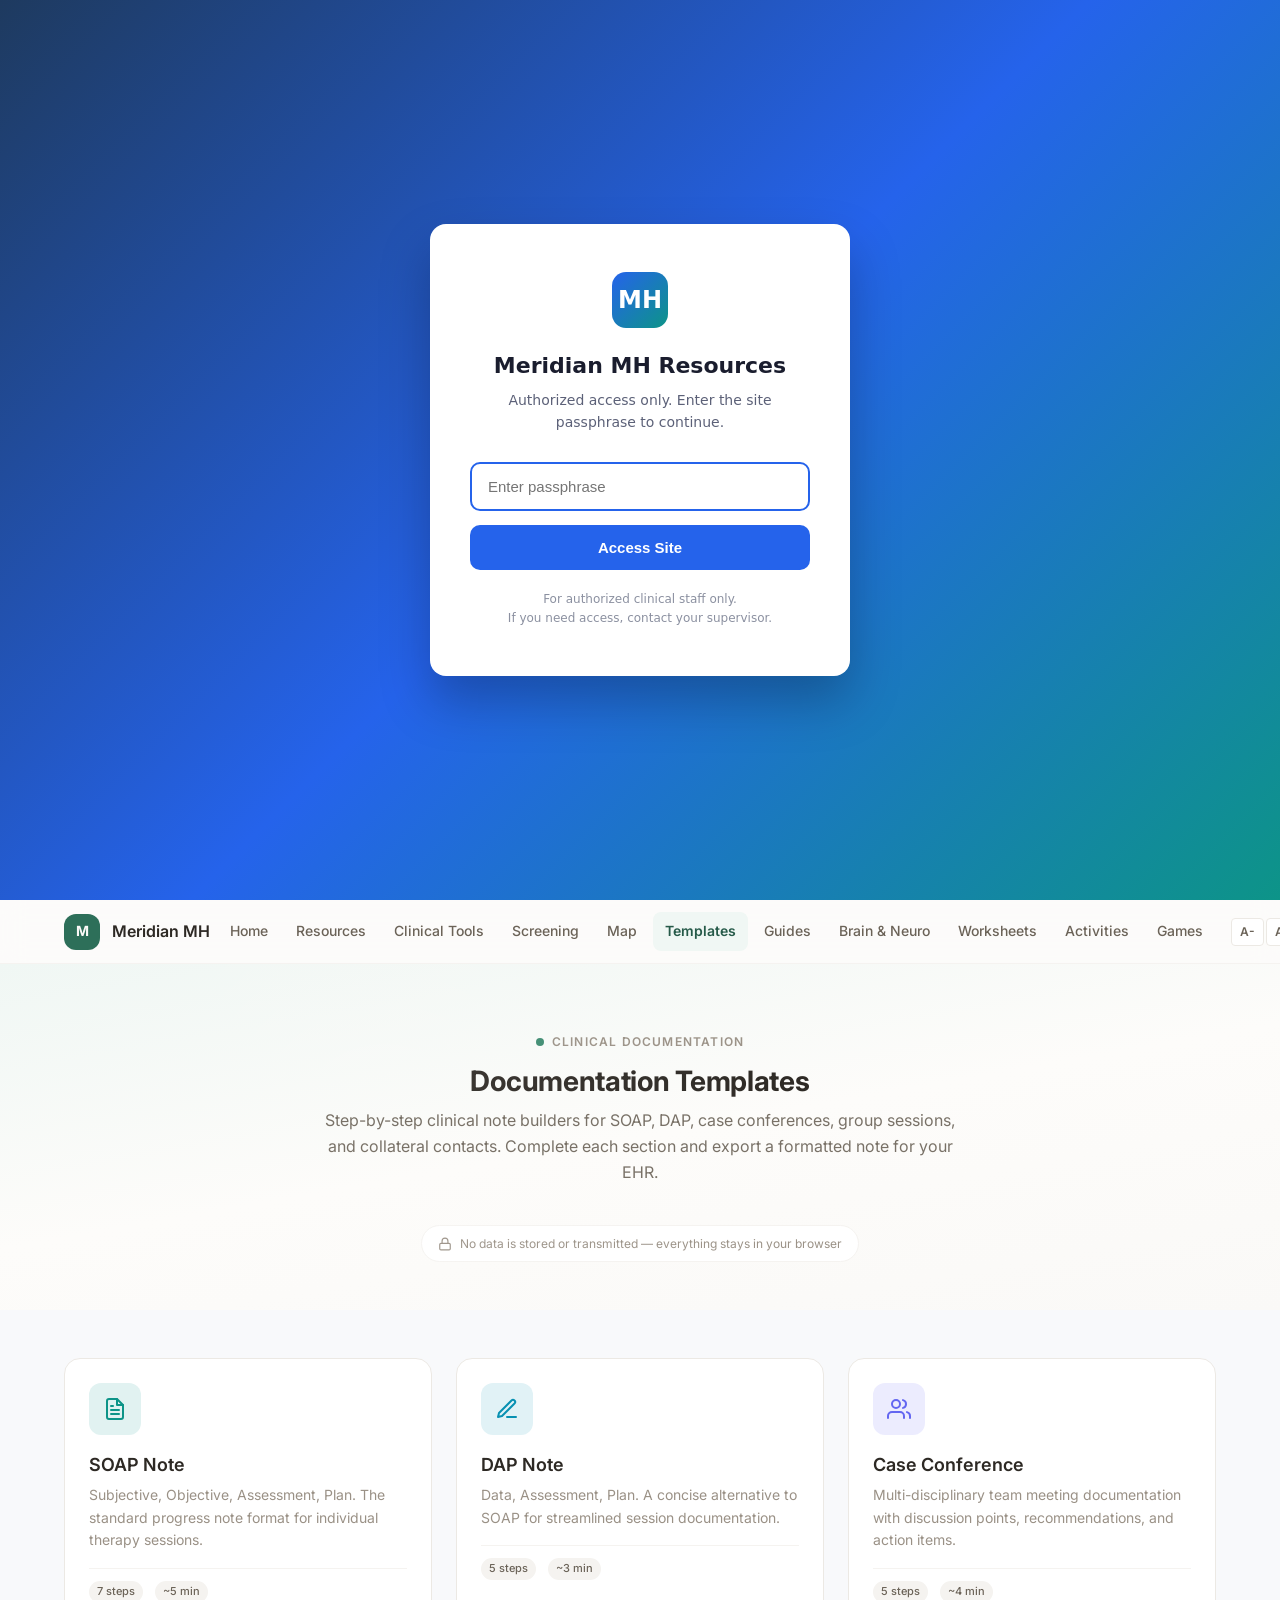
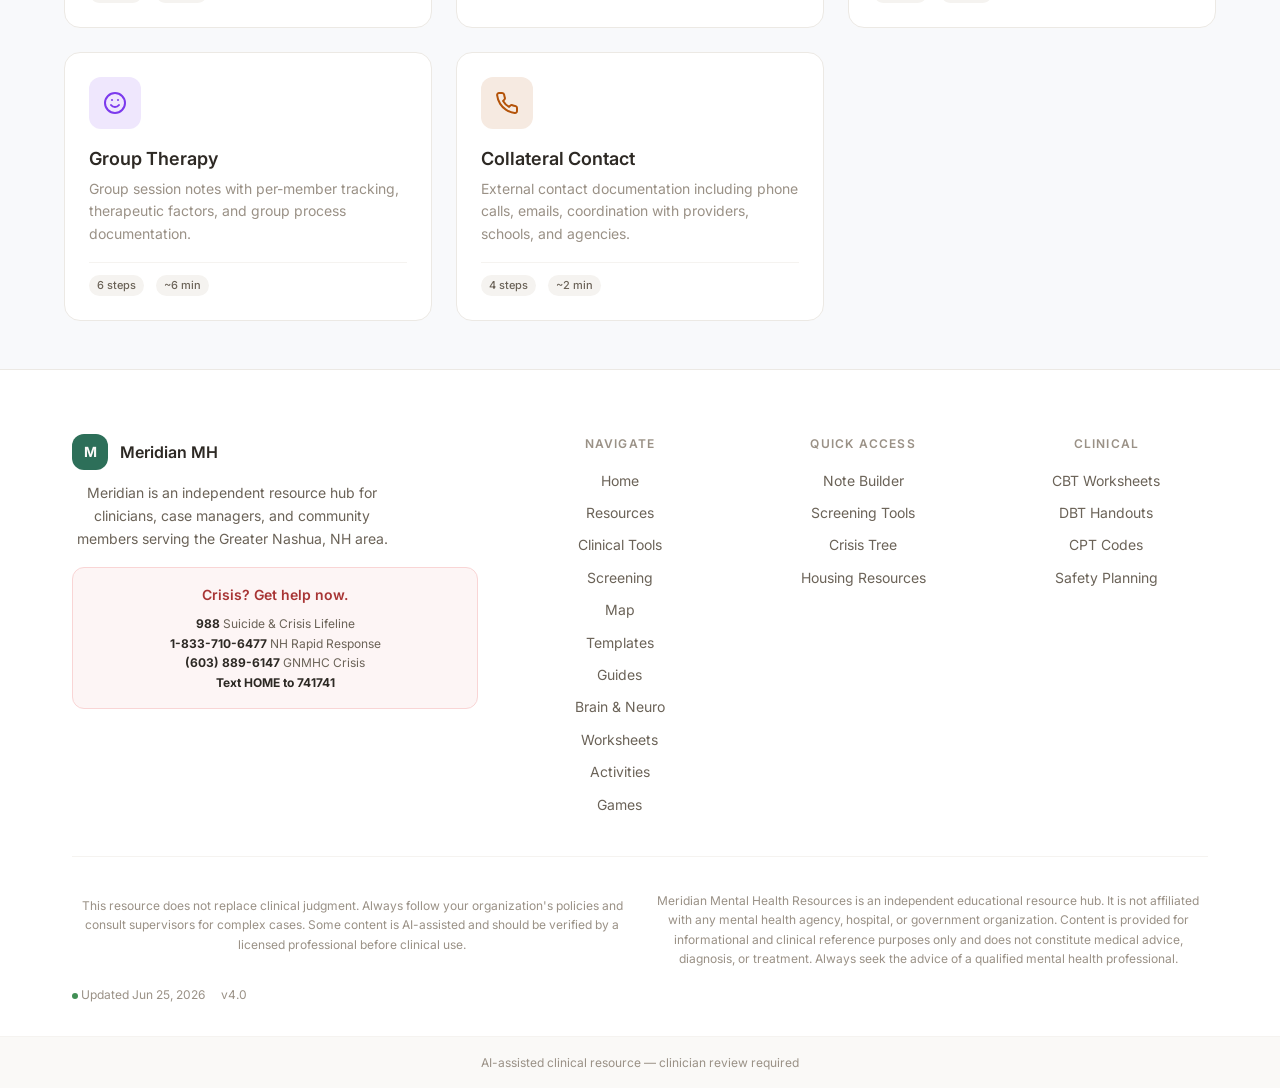
<file: templates.html>
<!DOCTYPE html>
<html lang="en">
<head>
<meta charset="UTF-8">
<meta name="viewport" content="width=device-width, initial-scale=1.0">
<title>Documentation Templates | Meridian Mental Health Resources</title>
<meta name="description" content="Clinical documentation templates including SOAP, DAP, Case Conference, Group Therapy, and Collateral Contact notes in a guided wizard format.">
<meta property="og:title" content="Documentation Templates | Meridian Mental Health Resources">
<meta property="og:description" content="Clinical documentation templates including SOAP, DAP, Case Conference, Group Therapy, and Collateral Contact notes in a guided wizard format.">
<meta property="og:type" content="website">
<link rel="icon" type="image/svg+xml" href="favicon.svg">
<link rel="manifest" href="manifest.json">
<meta name="theme-color" content="#2d6f59">
<meta name="apple-mobile-web-app-capable" content="yes">
<meta name="apple-mobile-web-app-status-bar-style" content="black-translucent">
<link rel="stylesheet" href="css/design-system.css">
<link rel="stylesheet" href="css/style.css">
<script src="js/fontsize.js"></script>
<script src="js/a11y.js" defer></script>
<style>
/* ================================================================
   Documentation Templates Page — Layout & Component Overrides
   ================================================================ */

/* ---- Nav ---- */
.site-nav {
  position: sticky;
  top: 0;
  z-index: var(--ds-z-sticky);
  background: rgba(253, 252, 250, 0.85);
  backdrop-filter: blur(12px);
  -webkit-backdrop-filter: blur(12px);
  border-bottom: 1px solid var(--ds-border-subtle);
  height: var(--ds-header-height);
}
[data-theme="dark"] .site-nav {
  background: rgba(26, 25, 22, 0.85);
}
.site-nav__inner {
  max-width: var(--ds-container-xl);
  margin: 0 auto;
  padding: 0 var(--ds-space-6);
  height: 100%;
  display: flex;
  align-items: center;
  gap: var(--ds-space-2);
}
.site-nav__logo {
  display: flex;
  align-items: center;
  gap: var(--ds-space-3);
  text-decoration: none;
  flex-shrink: 0;
  margin-right: auto;
}
.site-nav__logo-mark {
  width: 36px;
  height: 36px;
  border-radius: var(--ds-radius-lg);
  background: var(--ds-primary-600);
  color: var(--ds-text-inverse);
  display: flex;
  align-items: center;
  justify-content: center;
  font-family: var(--ds-font-sans);
  font-size: var(--ds-text-sm);
  font-weight: var(--ds-weight-bold);
  letter-spacing: var(--ds-tracking-tight);
}
.site-nav__logo-text {
  font-family: var(--ds-font-sans);
  font-size: var(--ds-text-base);
  font-weight: var(--ds-weight-semibold);
  color: var(--ds-text-primary);
  white-space: nowrap;
}
.site-nav__links {
  display: flex;
  align-items: center;
  gap: var(--ds-space-1);
}
.site-nav__link {
  padding: var(--ds-space-2) var(--ds-space-3);
  border-radius: var(--ds-radius-md);
  font-family: var(--ds-font-sans);
  font-size: var(--ds-text-sm);
  font-weight: var(--ds-weight-medium);
  color: var(--ds-text-secondary);
  text-decoration: none;
  transition: color var(--ds-duration-fast) var(--ds-ease-default),
              background-color var(--ds-duration-fast) var(--ds-ease-default);
  white-space: nowrap;
}
.site-nav__link:hover {
  color: var(--ds-text-primary);
  background: var(--ds-surface-hover);
  text-decoration: none;
}
.site-nav__link--active {
  color: var(--ds-primary-700);
  background: var(--ds-primary-50);
  font-weight: var(--ds-weight-semibold);
}
[data-theme="dark"] .site-nav__link--active {
  color: var(--ds-primary-300);
  background: var(--ds-interactive-subtle);
}
.site-nav__controls {
  display: flex;
  align-items: center;
  gap: var(--ds-space-1);
  margin-left: var(--ds-space-2);
}
.site-nav__icon-btn {
  width: 36px;
  height: 36px;
  border-radius: var(--ds-radius-md);
  border: none;
  background: transparent;
  color: var(--ds-text-secondary);
  cursor: pointer;
  display: flex;
  align-items: center;
  justify-content: center;
  transition: color var(--ds-duration-fast) var(--ds-ease-default),
              background-color var(--ds-duration-fast) var(--ds-ease-default);
}
.site-nav__icon-btn:hover {
  background: var(--ds-surface-hover);
  color: var(--ds-text-primary);
}
.site-nav__font-controls {
  display: flex;
  align-items: center;
  gap: 2px;
}
.site-nav__font-btn {
  padding: var(--ds-space-1) var(--ds-space-2);
  border-radius: var(--ds-radius-sm);
  border: 1px solid var(--ds-border);
  background: var(--ds-surface);
  color: var(--ds-text-secondary);
  font-family: var(--ds-font-sans);
  font-size: var(--ds-text-xs);
  font-weight: var(--ds-weight-semibold);
  cursor: pointer;
  transition: all var(--ds-duration-fast) var(--ds-ease-default);
  line-height: 1;
  min-height: 28px;
}
.site-nav__font-btn:hover {
  background: var(--ds-surface-hover);
  border-color: var(--ds-border-strong);
}

/* Hamburger */
.site-nav__hamburger {
  display: none;
  width: 36px;
  height: 36px;
  border: none;
  background: transparent;
  cursor: pointer;
  padding: 8px;
  flex-direction: column;
  justify-content: center;
  gap: 5px;
  align-items: center;
}
.site-nav__hamburger span {
  display: block;
  width: 20px;
  height: 2px;
  background: var(--ds-text-secondary);
  border-radius: 1px;
  transition: all var(--ds-duration-fast) var(--ds-ease-default);
}

/* Mobile nav overlay */
.site-nav__mobile-panel {
  display: none;
  position: fixed;
  top: var(--ds-header-height);
  left: 0;
  right: 0;
  bottom: 0;
  background: var(--ds-surface);
  z-index: var(--ds-z-overlay);
  padding: var(--ds-space-6);
  flex-direction: column;
  gap: var(--ds-space-2);
  overflow-y: auto;
}
.site-nav__mobile-panel.is-open {
  display: flex;
}
.site-nav__mobile-link {
  display: block;
  padding: var(--ds-space-3) var(--ds-space-4);
  border-radius: var(--ds-radius-lg);
  font-family: var(--ds-font-sans);
  font-size: var(--ds-text-lg);
  font-weight: var(--ds-weight-medium);
  color: var(--ds-text-primary);
  text-decoration: none;
  transition: background-color var(--ds-duration-fast) var(--ds-ease-default);
}
.site-nav__mobile-link:hover {
  background: var(--ds-surface-hover);
  text-decoration: none;
}
.site-nav__mobile-link--active {
  color: var(--ds-primary-700);
  background: var(--ds-primary-50);
}
[data-theme="dark"] .site-nav__mobile-link--active {
  color: var(--ds-primary-300);
  background: var(--ds-interactive-subtle);
}

/* ---- Hero ---- */
.hero {
  background: linear-gradient(170deg, var(--ds-primary-50) 0%, var(--ds-cream) 50%, var(--ds-warm-gray-50) 100%);
  padding: var(--ds-space-16) 0 var(--ds-space-12);
}
[data-theme="dark"] .hero {
  background: linear-gradient(170deg, rgba(61, 139, 112, 0.08) 0%, var(--ds-page-bg) 50%, var(--ds-page-bg) 100%);
}
.hero__inner {
  max-width: var(--ds-container-xl);
  margin: 0 auto;
  padding: 0 var(--ds-space-6);
  text-align: center;
}
.hero__overline {
  display: inline-flex;
  align-items: center;
  gap: var(--ds-space-2);
  margin-bottom: var(--ds-space-4);
}
.hero__overline-dot {
  width: 8px;
  height: 8px;
  border-radius: 50%;
  background: var(--ds-primary-500);
}
.hero__title {
  font-family: var(--ds-font-sans);
  font-size: var(--ds-text-4xl);
  font-weight: var(--ds-weight-bold);
  line-height: var(--ds-leading-tight);
  letter-spacing: var(--ds-tracking-tight);
  color: var(--ds-text-primary);
  max-width: 720px;
  margin: 0 auto var(--ds-space-4);
}
.hero__subtitle {
  font-family: var(--ds-font-sans);
  font-size: var(--ds-text-lg);
  font-weight: var(--ds-weight-regular);
  line-height: var(--ds-leading-relaxed);
  color: var(--ds-text-secondary);
  max-width: 640px;
  margin: 0 auto;
}
.hero__privacy-note {
  display: inline-flex;
  align-items: center;
  gap: var(--ds-space-2);
  margin-top: var(--ds-space-4);
  padding: var(--ds-space-2) var(--ds-space-4);
  border-radius: var(--ds-radius-full);
  background: var(--ds-surface);
  border: 1px solid var(--ds-border-subtle);
  font-family: var(--ds-font-sans);
  font-size: var(--ds-text-xs);
  color: var(--ds-text-muted);
}

/* ---- Template Selector Grid ---- */
.template-selector {
  padding: var(--ds-space-12) 0;
}
.template-selector__grid {
  display: grid;
  grid-template-columns: repeat(auto-fill, minmax(280px, 1fr));
  gap: var(--ds-space-6);
  max-width: var(--ds-container-xl);
  margin: 0 auto;
  padding: 0 var(--ds-space-6);
}
.tmpl-card {
  background: var(--ds-surface);
  border: 1px solid var(--ds-border);
  border-radius: var(--ds-radius-xl);
  padding: var(--ds-space-6);
  cursor: pointer;
  transition: all 300ms var(--ds-ease-default);
  position: relative;
  overflow: hidden;
}
.tmpl-card:hover {
  border-color: var(--ds-primary-300);
  box-shadow: var(--ds-shadow-lg);
  transform: translateY(-3px);
}
.tmpl-card:active {
  transform: translateY(-1px);
  box-shadow: var(--ds-shadow-md);
}
.tmpl-card__icon {
  width: 52px;
  height: 52px;
  border-radius: var(--ds-radius-lg);
  display: flex;
  align-items: center;
  justify-content: center;
  font-size: 24px;
  margin-bottom: var(--ds-space-4);
}
.tmpl-card__icon--soap { background: rgba(13,148,136,0.12); color: #0d9488; }
[data-theme="dark"] .tmpl-card__icon--soap { background: rgba(13,148,136,0.18); }
.tmpl-card__icon--dap { background: rgba(8,145,178,0.12); color: #0891b2; }
[data-theme="dark"] .tmpl-card__icon--dap { background: rgba(8,145,178,0.18); }
.tmpl-card__icon--conference { background: rgba(99,102,241,0.12); color: #6366f1; }
[data-theme="dark"] .tmpl-card__icon--conference { background: rgba(99,102,241,0.18); }
.tmpl-card__icon--group { background: rgba(124,58,237,0.12); color: #7c3aed; }
[data-theme="dark"] .tmpl-card__icon--group { background: rgba(124,58,237,0.18); }
.tmpl-card__icon--collateral { background: rgba(180,83,9,0.12); color: #b45309; }
[data-theme="dark"] .tmpl-card__icon--collateral { background: rgba(180,83,9,0.18); }
.tmpl-card__name {
  font-family: var(--ds-font-sans);
  font-size: var(--ds-text-lg);
  font-weight: var(--ds-weight-semibold);
  color: var(--ds-text-primary);
  margin-bottom: var(--ds-space-1);
}
.tmpl-card__desc {
  font-family: var(--ds-font-sans);
  font-size: var(--ds-text-sm);
  color: var(--ds-text-muted);
  line-height: var(--ds-leading-relaxed);
}
.tmpl-card__meta {
  display: flex;
  align-items: center;
  gap: var(--ds-space-3);
  margin-top: var(--ds-space-4);
  padding-top: var(--ds-space-3);
  border-top: 1px solid var(--ds-border-subtle);
}
.tmpl-card__badge {
  display: inline-flex;
  align-items: center;
  gap: var(--ds-space-1);
  padding: var(--ds-space-0-5) var(--ds-space-2);
  border-radius: var(--ds-radius-full);
  font-family: var(--ds-font-sans);
  font-size: 11px;
  font-weight: var(--ds-weight-medium);
  background: var(--ds-warm-gray-100);
  color: var(--ds-text-secondary);
}
[data-theme="dark"] .tmpl-card__badge {
  background: var(--ds-surface-hover);
}

/* ---- Wizard Overlay ---- */
.wizard-overlay {
  display: none;
  position: fixed;
  top: 0;
  left: 0;
  right: 0;
  bottom: 0;
  z-index: var(--ds-z-modal);
  background: var(--ds-surface-overlay);
  align-items: center;
  justify-content: center;
  padding: var(--ds-space-4);
  opacity: 0;
  transition: opacity 300ms var(--ds-ease-default);
}
.wizard-overlay.is-active {
  display: flex;
  opacity: 1;
}
.wizard-overlay.is-entering {
  display: flex;
  opacity: 0;
}

.wizard {
  background: var(--ds-surface);
  border-radius: var(--ds-radius-2xl);
  box-shadow: var(--ds-shadow-2xl);
  width: 100%;
  max-width: 760px;
  max-height: 90vh;
  overflow: hidden;
  display: flex;
  flex-direction: column;
  transform: scale(0.95) translateY(20px);
  transition: transform 300ms var(--ds-ease-out);
}
.wizard-overlay.is-active .wizard {
  transform: scale(1) translateY(0);
}

/* Wizard Header */
.wizard__header {
  padding: var(--ds-space-5) var(--ds-space-6);
  border-bottom: 1px solid var(--ds-border-subtle);
  display: flex;
  align-items: center;
  justify-content: space-between;
  flex-shrink: 0;
}
.wizard__header-left {
  display: flex;
  align-items: center;
  gap: var(--ds-space-3);
}
.wizard__tool-badge {
  display: inline-flex;
  align-items: center;
  gap: var(--ds-space-2);
  padding: var(--ds-space-1) var(--ds-space-3);
  border-radius: var(--ds-radius-full);
  font-family: var(--ds-font-sans);
  font-size: var(--ds-text-sm);
  font-weight: var(--ds-weight-semibold);
}
.wizard__tool-badge--soap { background: rgba(13,148,136,0.12); color: #0d9488; }
.wizard__tool-badge--dap { background: rgba(8,145,178,0.12); color: #0891b2; }
.wizard__tool-badge--conference { background: rgba(99,102,241,0.12); color: #6366f1; }
.wizard__tool-badge--group { background: rgba(124,58,237,0.12); color: #7c3aed; }
.wizard__tool-badge--collateral { background: rgba(180,83,9,0.12); color: #b45309; }
[data-theme="dark"] .wizard__tool-badge--soap { background: rgba(13,148,136,0.18); color: #2dd4bf; }
[data-theme="dark"] .wizard__tool-badge--dap { background: rgba(8,145,178,0.18); color: #22d3ee; }
[data-theme="dark"] .wizard__tool-badge--conference { background: rgba(99,102,241,0.18); color: #a5b4fc; }
[data-theme="dark"] .wizard__tool-badge--group { background: rgba(124,58,237,0.18); color: #c4b5fd; }
[data-theme="dark"] .wizard__tool-badge--collateral { background: rgba(180,83,9,0.18); color: #fbbf24; }
.wizard__step-label {
  font-family: var(--ds-font-sans);
  font-size: var(--ds-text-sm);
  color: var(--ds-text-muted);
}
.wizard__close-btn {
  width: 36px;
  height: 36px;
  border-radius: var(--ds-radius-md);
  border: none;
  background: transparent;
  color: var(--ds-text-muted);
  cursor: pointer;
  display: flex;
  align-items: center;
  justify-content: center;
  transition: all var(--ds-duration-fast) var(--ds-ease-default);
}
.wizard__close-btn:hover {
  background: var(--ds-surface-hover);
  color: var(--ds-text-primary);
}

/* Progress Bar */
.wizard__progress {
  height: 4px;
  background: var(--ds-warm-gray-100);
  flex-shrink: 0;
  overflow: hidden;
}
[data-theme="dark"] .wizard__progress {
  background: var(--ds-surface-hover);
}
.wizard__progress-bar {
  height: 100%;
  border-radius: 0 2px 2px 0;
  transition: width 400ms var(--ds-ease-out);
  width: 0%;
}
.wizard__progress-bar--soap { background: linear-gradient(90deg, #0d9488, #14b8a6); }
.wizard__progress-bar--dap { background: linear-gradient(90deg, #0891b2, #06b6d4); }
.wizard__progress-bar--conference { background: linear-gradient(90deg, #6366f1, #818cf8); }
.wizard__progress-bar--group { background: linear-gradient(90deg, #7c3aed, #8b5cf6); }
.wizard__progress-bar--collateral { background: linear-gradient(90deg, #b45309, #d97706); }

/* Wizard Body */
.wizard__body {
  flex: 1;
  overflow-y: auto;
  overflow-x: hidden;
  position: relative;
  min-height: 340px;
}

/* Slide Container */
.wizard__slide-container {
  position: relative;
  width: 100%;
}
.wizard__slide {
  padding: var(--ds-space-8) var(--ds-space-6);
  transition: transform 300ms var(--ds-ease-default), opacity 300ms var(--ds-ease-default);
}
.wizard__slide.slide-out-left {
  position: absolute;
  top: 0; left: 0; right: 0;
  transform: translateX(-100%);
  opacity: 0;
}
.wizard__slide.slide-out-right {
  position: absolute;
  top: 0; left: 0; right: 0;
  transform: translateX(100%);
  opacity: 0;
}
.wizard__slide.slide-in {
  transform: translateX(0);
  opacity: 1;
}

/* Step Title */
.wizard__step-title {
  font-family: var(--ds-font-sans);
  font-size: var(--ds-text-sm);
  font-weight: var(--ds-weight-semibold);
  color: var(--ds-primary-600);
  margin-bottom: var(--ds-space-2);
  text-transform: uppercase;
  letter-spacing: var(--ds-tracking-wide);
}
[data-theme="dark"] .wizard__step-title {
  color: var(--ds-primary-400);
}
.wizard__step-heading {
  font-family: var(--ds-font-sans);
  font-size: var(--ds-text-xl);
  font-weight: var(--ds-weight-medium);
  color: var(--ds-text-primary);
  line-height: var(--ds-leading-relaxed);
  margin-bottom: var(--ds-space-6);
}

/* Form Fields */
.wiz-field {
  margin-bottom: var(--ds-space-5);
}
.wiz-field__label {
  display: block;
  font-family: var(--ds-font-sans);
  font-size: var(--ds-text-sm);
  font-weight: var(--ds-weight-medium);
  color: var(--ds-text-primary);
  margin-bottom: var(--ds-space-2);
}
.wiz-field__hint {
  font-size: var(--ds-text-xs);
  color: var(--ds-text-muted);
  font-weight: var(--ds-weight-regular);
  margin-left: var(--ds-space-1);
}
.wiz-field__input,
.wiz-field__select {
  width: 100%;
  padding: var(--ds-space-3) var(--ds-space-4);
  border: 2px solid var(--ds-border);
  border-radius: var(--ds-radius-lg);
  background: var(--ds-surface);
  font-family: var(--ds-font-sans);
  font-size: var(--ds-text-base);
  color: var(--ds-text-primary);
  transition: border-color 200ms var(--ds-ease-default), box-shadow 200ms var(--ds-ease-default);
  outline: none;
  -webkit-appearance: none;
  appearance: none;
}
.wiz-field__input:focus,
.wiz-field__select:focus {
  border-color: var(--ds-primary-400);
  box-shadow: 0 0 0 3px rgba(13,148,136,0.12);
}
[data-theme="dark"] .wiz-field__input:focus,
[data-theme="dark"] .wiz-field__select:focus {
  box-shadow: 0 0 0 3px rgba(13,148,136,0.25);
}
.wiz-field__input::placeholder {
  color: var(--ds-text-muted);
}
[data-theme="dark"] .wiz-field__input,
[data-theme="dark"] .wiz-field__select {
  background: var(--ds-surface-sunken);
}
.wiz-field__select {
  background-image: url("data:image/svg+xml,%3Csvg width='12' height='8' viewBox='0 0 12 8' fill='none' xmlns='http://www.w3.org/2000/svg'%3E%3Cpath d='M1 1.5L6 6.5L11 1.5' stroke='%239a8e82' stroke-width='2' stroke-linecap='round' stroke-linejoin='round'/%3E%3C/svg%3E");
  background-repeat: no-repeat;
  background-position: right 14px center;
  padding-right: 40px;
}
.wiz-field__textarea {
  width: 100%;
  padding: var(--ds-space-3) var(--ds-space-4);
  border: 2px solid var(--ds-border);
  border-radius: var(--ds-radius-lg);
  background: var(--ds-surface);
  font-family: var(--ds-font-sans);
  font-size: var(--ds-text-base);
  color: var(--ds-text-primary);
  line-height: var(--ds-leading-relaxed);
  resize: vertical;
  min-height: 100px;
  transition: border-color 200ms var(--ds-ease-default), box-shadow 200ms var(--ds-ease-default);
  outline: none;
}
.wiz-field__textarea:focus {
  border-color: var(--ds-primary-400);
  box-shadow: 0 0 0 3px rgba(13,148,136,0.12);
}
[data-theme="dark"] .wiz-field__textarea:focus {
  box-shadow: 0 0 0 3px rgba(13,148,136,0.25);
}
[data-theme="dark"] .wiz-field__textarea {
  background: var(--ds-surface-sunken);
}
.wiz-field__row {
  display: grid;
  grid-template-columns: 1fr 1fr;
  gap: var(--ds-space-4);
}
.wiz-field__row-3 {
  display: grid;
  grid-template-columns: 1fr 1fr 1fr;
  gap: var(--ds-space-4);
}

/* Checkbox group */
.wiz-check-group {
  display: flex;
  flex-wrap: wrap;
  gap: var(--ds-space-2);
}
.wiz-check {
  display: flex;
  align-items: center;
  gap: var(--ds-space-2);
  padding: var(--ds-space-2) var(--ds-space-3);
  border: 2px solid var(--ds-border);
  border-radius: var(--ds-radius-md);
  cursor: pointer;
  transition: all 200ms var(--ds-ease-default);
  font-family: var(--ds-font-sans);
  font-size: var(--ds-text-sm);
  color: var(--ds-text-primary);
  user-select: none;
  -webkit-user-select: none;
}
.wiz-check:hover {
  border-color: var(--ds-primary-300);
  background: var(--ds-primary-50);
}
[data-theme="dark"] .wiz-check:hover {
  background: var(--ds-interactive-subtle);
}
.wiz-check.is-checked {
  border-color: var(--ds-primary-500);
  background: var(--ds-primary-50);
}
[data-theme="dark"] .wiz-check.is-checked {
  border-color: var(--ds-primary-400);
  background: var(--ds-interactive-subtle);
}
.wiz-check__box {
  width: 18px;
  height: 18px;
  border: 2px solid var(--ds-border-strong);
  border-radius: 4px;
  display: flex;
  align-items: center;
  justify-content: center;
  flex-shrink: 0;
  transition: all 200ms var(--ds-ease-default);
}
.wiz-check.is-checked .wiz-check__box {
  background: var(--ds-primary-600);
  border-color: var(--ds-primary-600);
}
.wiz-check.is-checked .wiz-check__box svg {
  opacity: 1;
}
.wiz-check__box svg {
  opacity: 0;
  width: 12px;
  height: 12px;
  stroke: #fff;
  stroke-width: 3;
  fill: none;
}

/* Dynamic list (attendees, action items, members) */
.wiz-dynlist {
  display: flex;
  flex-direction: column;
  gap: var(--ds-space-3);
}
.wiz-dynlist__item {
  display: flex;
  align-items: flex-start;
  gap: var(--ds-space-3);
  padding: var(--ds-space-4);
  border: 1px solid var(--ds-border);
  border-radius: var(--ds-radius-lg);
  background: var(--ds-surface-sunken);
}
.wiz-dynlist__item-fields {
  flex: 1;
  display: flex;
  flex-direction: column;
  gap: var(--ds-space-2);
}
.wiz-dynlist__item-row {
  display: grid;
  grid-template-columns: 1fr 1fr;
  gap: var(--ds-space-2);
}
.wiz-dynlist__remove {
  width: 32px;
  height: 32px;
  border-radius: var(--ds-radius-md);
  border: none;
  background: transparent;
  color: var(--ds-text-muted);
  cursor: pointer;
  display: flex;
  align-items: center;
  justify-content: center;
  flex-shrink: 0;
  transition: all var(--ds-duration-fast) var(--ds-ease-default);
}
.wiz-dynlist__remove:hover {
  background: var(--ds-status-danger-bg);
  color: var(--ds-danger-600);
}
.wiz-dynlist__add {
  display: inline-flex;
  align-items: center;
  gap: var(--ds-space-2);
  padding: var(--ds-space-2) var(--ds-space-4);
  border: 2px dashed var(--ds-border);
  border-radius: var(--ds-radius-lg);
  background: transparent;
  font-family: var(--ds-font-sans);
  font-size: var(--ds-text-sm);
  font-weight: var(--ds-weight-medium);
  color: var(--ds-primary-600);
  cursor: pointer;
  transition: all 200ms var(--ds-ease-default);
  align-self: flex-start;
}
.wiz-dynlist__add:hover {
  border-color: var(--ds-primary-400);
  background: var(--ds-primary-50);
}
[data-theme="dark"] .wiz-dynlist__add {
  color: var(--ds-primary-400);
}

/* Member cards for group therapy */
.member-card {
  border: 1px solid var(--ds-border);
  border-radius: var(--ds-radius-xl);
  padding: var(--ds-space-5);
  background: var(--ds-surface-sunken);
  margin-bottom: var(--ds-space-4);
}
.member-card__header {
  display: flex;
  align-items: center;
  justify-content: space-between;
  margin-bottom: var(--ds-space-4);
}
.member-card__title {
  font-family: var(--ds-font-sans);
  font-size: var(--ds-text-base);
  font-weight: var(--ds-weight-semibold);
  color: var(--ds-text-primary);
}

/* Crisis Alert */
.crisis-alert {
  background: #fef2f2;
  border: 2px solid #dc2626;
  border-radius: var(--ds-radius-xl);
  padding: var(--ds-space-5) var(--ds-space-6);
  margin-top: var(--ds-space-4);
}
[data-theme="dark"] .crisis-alert {
  background: rgba(220, 38, 38, 0.1);
  border-color: #ef4444;
}
.crisis-alert__title {
  font-family: var(--ds-font-sans);
  font-size: var(--ds-text-lg);
  font-weight: var(--ds-weight-bold);
  color: #dc2626;
  margin-bottom: var(--ds-space-3);
  display: flex;
  align-items: center;
  gap: var(--ds-space-2);
}
.crisis-alert__numbers {
  display: flex;
  flex-direction: column;
  gap: var(--ds-space-2);
  font-family: var(--ds-font-sans);
  font-size: var(--ds-text-base);
  color: var(--ds-text-primary);
}
.crisis-alert__numbers strong {
  color: #dc2626;
  font-weight: var(--ds-weight-bold);
}

/* Risk level colors */
.risk-low { color: #22c55e; }
.risk-moderate { color: #eab308; }
.risk-high { color: #dc2626; }

/* ---- Preview / Review ---- */
.preview-note {
  background: var(--ds-surface-sunken);
  border: 1px solid var(--ds-border-subtle);
  border-radius: var(--ds-radius-xl);
  padding: var(--ds-space-6);
  font-family: var(--ds-font-sans);
  font-size: var(--ds-text-sm);
  line-height: var(--ds-leading-relaxed);
  color: var(--ds-text-primary);
  max-height: 420px;
  overflow-y: auto;
}
.preview-note__header {
  text-align: center;
  padding-bottom: var(--ds-space-4);
  margin-bottom: var(--ds-space-4);
  border-bottom: 2px solid var(--ds-border);
}
.preview-note__disclaimer {
  font-size: var(--ds-text-xs);
  color: var(--ds-warning-700);
  background: var(--ds-status-warning-bg);
  padding: var(--ds-space-2) var(--ds-space-3);
  border-radius: var(--ds-radius-md);
  margin-bottom: var(--ds-space-3);
  text-align: center;
}
[data-theme="dark"] .preview-note__disclaimer {
  color: var(--ds-warning-300);
}
.preview-note__title {
  font-size: var(--ds-text-lg);
  font-weight: var(--ds-weight-bold);
  color: var(--ds-text-primary);
}
.preview-note__section {
  margin-bottom: var(--ds-space-4);
  cursor: pointer;
  padding: var(--ds-space-3);
  border-radius: var(--ds-radius-md);
  transition: background 200ms var(--ds-ease-default);
}
.preview-note__section:hover {
  background: var(--ds-surface-hover);
}
.preview-note__section-title {
  font-weight: var(--ds-weight-semibold);
  color: var(--ds-primary-700);
  margin-bottom: var(--ds-space-1);
  font-size: var(--ds-text-sm);
  text-transform: uppercase;
  letter-spacing: var(--ds-tracking-wide);
}
[data-theme="dark"] .preview-note__section-title {
  color: var(--ds-primary-400);
}
.preview-note__section-content {
  white-space: pre-wrap;
  color: var(--ds-text-secondary);
}
.preview-note__section--empty {
  opacity: 0.5;
  border: 1px dashed var(--ds-border);
}
.preview-note__section--empty .preview-note__section-title::after {
  content: " (empty)";
  font-style: italic;
  font-weight: var(--ds-weight-regular);
  text-transform: none;
  letter-spacing: normal;
  color: var(--ds-text-muted);
}
.preview-note__footer {
  margin-top: var(--ds-space-4);
  padding-top: var(--ds-space-4);
  border-top: 1px solid var(--ds-border-subtle);
  font-size: var(--ds-text-xs);
  color: var(--ds-text-muted);
  text-align: center;
}

/* Completion counter */
.completion-counter {
  display: inline-flex;
  align-items: center;
  gap: var(--ds-space-2);
  padding: var(--ds-space-2) var(--ds-space-4);
  border-radius: var(--ds-radius-full);
  background: var(--ds-surface);
  border: 1px solid var(--ds-border);
  font-family: var(--ds-font-sans);
  font-size: var(--ds-text-sm);
  font-weight: var(--ds-weight-medium);
  color: var(--ds-text-secondary);
  margin-bottom: var(--ds-space-4);
}
.completion-counter__dot {
  width: 8px;
  height: 8px;
  border-radius: 50%;
}
.completion-counter__dot--good { background: #22c55e; }
.completion-counter__dot--partial { background: #eab308; }

/* Export Actions */
.export-actions {
  display: flex;
  flex-wrap: wrap;
  gap: var(--ds-space-3);
  justify-content: center;
  margin-top: var(--ds-space-6);
}
.export-btn {
  display: inline-flex;
  align-items: center;
  gap: var(--ds-space-2);
  padding: var(--ds-space-2-5) var(--ds-space-5);
  min-height: 44px;
  border-radius: var(--ds-radius-md);
  font-family: var(--ds-font-sans);
  font-size: var(--ds-text-sm);
  font-weight: var(--ds-weight-medium);
  cursor: pointer;
  border: 1px solid transparent;
  transition: all var(--ds-duration-fast) var(--ds-ease-default);
}
.export-btn--primary {
  background: var(--ds-interactive);
  color: var(--ds-text-inverse);
  border-color: var(--ds-interactive);
}
.export-btn--primary:hover {
  background: var(--ds-interactive-hover);
  border-color: var(--ds-interactive-hover);
}
.export-btn--secondary {
  background: var(--ds-surface);
  color: var(--ds-text-primary);
  border-color: var(--ds-border);
}
.export-btn--secondary:hover {
  background: var(--ds-surface-hover);
  border-color: var(--ds-border-strong);
}

/* Wizard Footer */
.wizard__footer {
  padding: var(--ds-space-4) var(--ds-space-6);
  border-top: 1px solid var(--ds-border-subtle);
  display: flex;
  align-items: center;
  justify-content: space-between;
  flex-shrink: 0;
}
.wizard__footer-left {
  font-family: var(--ds-font-sans);
  font-size: var(--ds-text-sm);
  color: var(--ds-text-muted);
}
.wizard__footer-right {
  display: flex;
  gap: var(--ds-space-3);
}
.wizard__nav-btn {
  display: inline-flex;
  align-items: center;
  gap: var(--ds-space-2);
  padding: var(--ds-space-2-5) var(--ds-space-5);
  min-height: 44px;
  border-radius: var(--ds-radius-md);
  font-family: var(--ds-font-sans);
  font-size: var(--ds-text-sm);
  font-weight: var(--ds-weight-medium);
  cursor: pointer;
  border: 1px solid transparent;
  transition: all var(--ds-duration-fast) var(--ds-ease-default);
}
.wizard__nav-btn--back {
  background: var(--ds-surface);
  color: var(--ds-text-secondary);
  border-color: var(--ds-border);
}
.wizard__nav-btn--back:hover {
  background: var(--ds-surface-hover);
  border-color: var(--ds-border-strong);
}
.wizard__nav-btn--next {
  background: var(--ds-interactive);
  color: var(--ds-text-inverse);
  border-color: var(--ds-interactive);
}
.wizard__nav-btn--next:hover {
  background: var(--ds-interactive-hover);
  border-color: var(--ds-interactive-hover);
}
.wizard__nav-btn:disabled {
  opacity: 0.4;
  cursor: not-allowed;
  pointer-events: none;
}

/* ---- Footer ---- */
.site-footer {
  background: var(--ds-surface);
  border-top: 1px solid var(--ds-border);
  padding: var(--ds-space-16) 0 var(--ds-space-8);
  margin-top: 0;
}
.footer__grid {
  display: grid;
  grid-template-columns: 2fr 1fr 1fr 1fr;
  gap: var(--ds-space-10);
  margin-bottom: var(--ds-space-10);
}
.footer__brand-desc {
  font-family: var(--ds-font-sans);
  font-size: var(--ds-text-sm);
  color: var(--ds-text-secondary);
  line-height: var(--ds-leading-relaxed);
  margin-top: var(--ds-space-3);
  max-width: 320px;
}
.footer__col-title {
  font-family: var(--ds-font-sans);
  font-size: var(--ds-text-xs);
  font-weight: var(--ds-weight-semibold);
  color: var(--ds-text-muted);
  text-transform: uppercase;
  letter-spacing: var(--ds-tracking-widest);
  margin-bottom: var(--ds-space-4);
}
.footer__links {
  list-style: none;
  padding: 0;
  margin: 0;
  display: flex;
  flex-direction: column;
  gap: var(--ds-space-2-5);
}
.footer__links a {
  font-family: var(--ds-font-sans);
  font-size: var(--ds-text-sm);
  color: var(--ds-text-secondary);
  text-decoration: none;
  transition: color var(--ds-duration-fast) var(--ds-ease-default);
}
.footer__links a:hover {
  color: var(--ds-text-primary);
}
.footer__crisis-box {
  background: var(--ds-status-danger-bg);
  border: 1px solid var(--ds-danger-200);
  border-radius: var(--ds-radius-lg);
  padding: var(--ds-space-4);
  margin-top: var(--ds-space-4);
}
[data-theme="dark"] .footer__crisis-box {
  border-color: rgba(220, 95, 95, 0.2);
}
.footer__crisis-title {
  font-family: var(--ds-font-sans);
  font-size: var(--ds-text-sm);
  font-weight: var(--ds-weight-semibold);
  color: var(--ds-status-danger-text);
  margin-bottom: var(--ds-space-2);
}
.footer__crisis-numbers {
  font-family: var(--ds-font-sans);
  font-size: var(--ds-text-xs);
  color: var(--ds-text-secondary);
  line-height: var(--ds-leading-relaxed);
}
.footer__crisis-numbers strong {
  color: var(--ds-text-primary);
}
.footer__bottom {
  border-top: 1px solid var(--ds-border-subtle);
  padding-top: var(--ds-space-6);
  display: flex;
  align-items: center;
  justify-content: space-between;
  flex-wrap: wrap;
  gap: var(--ds-space-4);
}
.footer__disclaimer {
  font-family: var(--ds-font-sans);
  font-size: var(--ds-text-xs);
  color: var(--ds-text-muted);
  line-height: var(--ds-leading-relaxed);
  max-width: 560px;
}
.footer__meta {
  display: flex;
  align-items: center;
  gap: var(--ds-space-4);
  font-family: var(--ds-font-sans);
  font-size: var(--ds-text-xs);
  color: var(--ds-text-muted);
}
.footer__status-dot {
  width: 6px;
  height: 6px;
  border-radius: 50%;
  background: var(--ds-success-500);
  display: inline-block;
}

/* ---- AI Label ---- */
.ai-assisted-label {
  text-align: center;
  padding: var(--ds-space-4) 0;
  font-family: var(--ds-font-sans);
  font-size: var(--ds-text-xs);
  color: var(--ds-text-muted);
  background: var(--ds-warm-gray-50);
  border-top: 1px solid var(--ds-border-subtle);
}
[data-theme="dark"] .ai-assisted-label {
  background: var(--ds-page-bg);
}

/* ---- Toast ---- */
.ds-toast {
  position: fixed;
  bottom: var(--ds-space-6);
  right: var(--ds-space-6);
  z-index: var(--ds-z-toast);
  display: flex;
  align-items: center;
  gap: var(--ds-space-3);
  padding: var(--ds-space-3) var(--ds-space-5);
  background: var(--ds-surface-raised);
  border: 1px solid var(--ds-border);
  border-radius: var(--ds-radius-xl);
  box-shadow: var(--ds-shadow-xl);
  font-family: var(--ds-font-sans);
  font-size: var(--ds-text-sm);
  color: var(--ds-text-primary);
  transform: translateY(16px);
  opacity: 0;
  transition: all 300ms var(--ds-ease-out);
  pointer-events: none;
}
.ds-toast.is-visible {
  transform: translateY(0);
  opacity: 1;
  pointer-events: auto;
}

/* ---- Responsive ---- */
@media (max-width: 1023px) {
  .footer__grid {
    grid-template-columns: 1fr 1fr;
    gap: var(--ds-space-8);
  }
}
@media (max-width: 639px) {
  .site-nav__links,
  .site-nav__font-controls {
    display: none;
  }
  .site-nav__hamburger {
    display: flex;
  }
  .hero {
    padding: var(--ds-space-12) 0 var(--ds-space-8);
  }
  .hero__title {
    font-size: var(--ds-text-3xl);
  }
  .hero__subtitle {
    font-size: var(--ds-text-base);
  }
  .template-selector__grid {
    grid-template-columns: 1fr;
    gap: var(--ds-space-4);
    padding: 0 var(--ds-space-4);
  }
  .wizard {
    max-height: calc(100vh - 32px);
    border-radius: var(--ds-radius-lg);
  }
  .wizard__slide {
    padding: var(--ds-space-6) var(--ds-space-4);
  }
  .wizard__step-heading {
    font-size: var(--ds-text-lg);
  }
  .wiz-field__row,
  .wiz-field__row-3 {
    grid-template-columns: 1fr;
  }
  .wiz-dynlist__item-row {
    grid-template-columns: 1fr;
  }
  .export-actions {
    flex-direction: column;
  }
  .export-btn {
    width: 100%;
    justify-content: center;
  }
  .footer__grid {
    grid-template-columns: 1fr;
    gap: var(--ds-space-8);
  }
  .footer__bottom {
    flex-direction: column;
    align-items: flex-start;
  }
  .ds-toast {
    left: var(--ds-space-4);
    right: var(--ds-space-4);
    bottom: var(--ds-space-4);
  }
}

/* ---- Print ---- */
@media print {
  .site-nav,
  .site-nav__mobile-panel,
  .hero,
  .template-selector,
  .wizard__header,
  .wizard__progress,
  .wizard__footer,
  .export-actions,
  .site-footer,
  .ai-assisted-label,
  .ds-toast,
  .completion-counter {
    display: none !important;
  }
  .wizard-overlay {
    display: block !important;
    position: static !important;
    background: none !important;
    padding: 0 !important;
  }
  .wizard {
    max-width: 100% !important;
    max-height: none !important;
    box-shadow: none !important;
    border: none !important;
    transform: none !important;
    border-radius: 0 !important;
  }
  .wizard__body {
    overflow: visible !important;
  }
  .preview-note {
    max-height: none !important;
    overflow: visible !important;
    border: none !important;
    padding: 0 !important;
    background: none !important;
  }
  .preview-note__section {
    cursor: default !important;
    break-inside: avoid;
  }
  .preview-note__section:hover {
    background: none !important;
  }
  @page {
    margin: 1in;
  }
}
</style>
</head>
<body>
<script src="js/auth-gate.js"></script>

<a href="#main-content" class="ds-sr-only" style="position:absolute;top:-40px;left:0;background:var(--ds-surface);padding:8px 16px;z-index:100;font-size:14px;transition:top 0.2s" onfocus="this.style.top='0'" onblur="this.style.top='-40px'">Skip to main content</a>

<!-- ============================================================
     NAVIGATION
     ============================================================ -->
<nav class="site-nav" role="navigation" aria-label="Main navigation">
  <div class="site-nav__inner">

    <a href="index.html" class="site-nav__logo" id="siteLogo">
      <div class="site-nav__logo-mark">M</div>
      <span class="site-nav__logo-text">Meridian MH</span>
    </a>

    <div class="site-nav__links">
      <a href="index.html" class="site-nav__link">Home</a>
      <a href="resources.html" class="site-nav__link">Resources</a>
      <a href="tools.html" class="site-nav__link">Clinical Tools</a>
      <a href="screening.html" class="site-nav__link">Screening</a>
      <a href="map.html" class="site-nav__link">Map</a>
      <a href="templates.html" class="site-nav__link site-nav__link--active">Templates</a>
      <a href="guide.html" class="site-nav__link">Guides</a>
      <a href="neurobiology.html" class="site-nav__link">Brain &amp; Neuro</a>
      <a href="worksheets.html" class="site-nav__link">Worksheets</a>
      <a href="activities.html" class="site-nav__link">Activities</a>
      <a href="games.html" class="site-nav__link">Games</a>
    </div>

    <div class="site-nav__controls">
      <div class="site-nav__font-controls">
        <button class="site-nav__font-btn" onclick="mhFontDecrease()" title="Decrease font size" aria-label="Decrease font size">A-</button>
        <button class="site-nav__font-btn" onclick="mhFontIncrease()" title="Increase font size" aria-label="Increase font size">A+</button>
      </div>

      <button class="site-nav__icon-btn" id="themeToggleBtn" onclick="toggleTheme()" title="Toggle dark mode" aria-label="Toggle dark mode">
        <svg width="18" height="18" viewBox="0 0 24 24" fill="none" stroke="currentColor" stroke-width="2" stroke-linecap="round" stroke-linejoin="round"><path d="M21 12.79A9 9 0 1 1 11.21 3 7 7 0 0 0 21 12.79z"/></svg>
      </button>

      <button class="site-nav__hamburger" id="hamburgerBtn" onclick="toggleMobileNav()" aria-label="Toggle navigation menu" aria-expanded="false">
        <span></span><span></span><span></span>
      </button>
    </div>

  </div>
</nav>

<!-- Mobile slide-out panel -->
<div class="site-nav__mobile-panel" id="mobileNavPanel">
  <a href="index.html" class="site-nav__mobile-link">Home</a>
  <a href="resources.html" class="site-nav__mobile-link">Resources</a>
  <a href="tools.html" class="site-nav__mobile-link">Clinical Tools</a>
  <a href="screening.html" class="site-nav__mobile-link">Screening</a>
  <a href="map.html" class="site-nav__mobile-link">Map</a>
  <a href="templates.html" class="site-nav__mobile-link site-nav__mobile-link--active">Templates</a>
  <a href="guide.html" class="site-nav__mobile-link">Guides</a>
  <a href="neurobiology.html" class="site-nav__mobile-link">Brain &amp; Neuro</a>
  <a href="worksheets.html" class="site-nav__mobile-link">Worksheets</a>
  <a href="activities.html" class="site-nav__mobile-link">Activities</a>
  <a href="games.html" class="site-nav__mobile-link">Games</a>
</div>


<!-- ============================================================
     HERO
     ============================================================ -->
<section class="hero">
  <div class="hero__inner">
    <div class="hero__overline">
      <span class="hero__overline-dot"></span>
      <span class="ds-overline">Clinical Documentation</span>
    </div>
    <h1 class="hero__title">Documentation Templates</h1>
    <p class="hero__subtitle">Step-by-step clinical note builders for SOAP, DAP, case conferences, group sessions, and collateral contacts. Complete each section and export a formatted note for your EHR.</p>
    <div class="hero__privacy-note">
      <svg width="14" height="14" viewBox="0 0 24 24" fill="none" stroke="currentColor" stroke-width="2" stroke-linecap="round" stroke-linejoin="round"><rect x="3" y="11" width="18" height="11" rx="2" ry="2"/><path d="M7 11V7a5 5 0 0 1 10 0v4"/></svg>
      No data is stored or transmitted &mdash; everything stays in your browser
    </div>
  </div>
</section>


<!-- ============================================================
     MAIN CONTENT
     ============================================================ -->
<main id="main-content">

<!-- Template Selector -->
<section class="template-selector" aria-label="Choose a documentation template">
  <div class="template-selector__grid" id="templateGrid">

    <div class="tmpl-card" onclick="startTemplate('soap')" tabindex="0" role="button" aria-label="Start SOAP Note template">
      <div class="tmpl-card__icon tmpl-card__icon--soap">
        <svg width="24" height="24" viewBox="0 0 24 24" fill="none" stroke="currentColor" stroke-width="2" stroke-linecap="round" stroke-linejoin="round"><path d="M14 2H6a2 2 0 0 0-2 2v16a2 2 0 0 0 2 2h12a2 2 0 0 0 2-2V8z"/><polyline points="14 2 14 8 20 8"/><line x1="16" y1="13" x2="8" y2="13"/><line x1="16" y1="17" x2="8" y2="17"/><polyline points="10 9 9 9 8 9"/></svg>
      </div>
      <div class="tmpl-card__name">SOAP Note</div>
      <div class="tmpl-card__desc">Subjective, Objective, Assessment, Plan. The standard progress note format for individual therapy sessions.</div>
      <div class="tmpl-card__meta">
        <span class="tmpl-card__badge">7 steps</span>
        <span class="tmpl-card__badge">~5 min</span>
      </div>
    </div>

    <div class="tmpl-card" onclick="startTemplate('dap')" tabindex="0" role="button" aria-label="Start DAP Note template">
      <div class="tmpl-card__icon tmpl-card__icon--dap">
        <svg width="24" height="24" viewBox="0 0 24 24" fill="none" stroke="currentColor" stroke-width="2" stroke-linecap="round" stroke-linejoin="round"><path d="M12 20h9"/><path d="M16.5 3.5a2.12 2.12 0 0 1 3 3L7 19l-4 1 1-4Z"/></svg>
      </div>
      <div class="tmpl-card__name">DAP Note</div>
      <div class="tmpl-card__desc">Data, Assessment, Plan. A concise alternative to SOAP for streamlined session documentation.</div>
      <div class="tmpl-card__meta">
        <span class="tmpl-card__badge">5 steps</span>
        <span class="tmpl-card__badge">~3 min</span>
      </div>
    </div>

    <div class="tmpl-card" onclick="startTemplate('conference')" tabindex="0" role="button" aria-label="Start Case Conference Note template">
      <div class="tmpl-card__icon tmpl-card__icon--conference">
        <svg width="24" height="24" viewBox="0 0 24 24" fill="none" stroke="currentColor" stroke-width="2" stroke-linecap="round" stroke-linejoin="round"><path d="M17 21v-2a4 4 0 0 0-4-4H5a4 4 0 0 0-4 4v2"/><circle cx="9" cy="7" r="4"/><path d="M23 21v-2a4 4 0 0 0-3-3.87"/><path d="M16 3.13a4 4 0 0 1 0 7.75"/></svg>
      </div>
      <div class="tmpl-card__name">Case Conference</div>
      <div class="tmpl-card__desc">Multi-disciplinary team meeting documentation with discussion points, recommendations, and action items.</div>
      <div class="tmpl-card__meta">
        <span class="tmpl-card__badge">5 steps</span>
        <span class="tmpl-card__badge">~4 min</span>
      </div>
    </div>

    <div class="tmpl-card" onclick="startTemplate('group')" tabindex="0" role="button" aria-label="Start Group Therapy Note template">
      <div class="tmpl-card__icon tmpl-card__icon--group">
        <svg width="24" height="24" viewBox="0 0 24 24" fill="none" stroke="currentColor" stroke-width="2" stroke-linecap="round" stroke-linejoin="round"><circle cx="12" cy="12" r="10"/><path d="M8 14s1.5 2 4 2 4-2 4-2"/><line x1="9" y1="9" x2="9.01" y2="9"/><line x1="15" y1="9" x2="15.01" y2="9"/></svg>
      </div>
      <div class="tmpl-card__name">Group Therapy</div>
      <div class="tmpl-card__desc">Group session notes with per-member tracking, therapeutic factors, and group process documentation.</div>
      <div class="tmpl-card__meta">
        <span class="tmpl-card__badge">6 steps</span>
        <span class="tmpl-card__badge">~6 min</span>
      </div>
    </div>

    <div class="tmpl-card" onclick="startTemplate('collateral')" tabindex="0" role="button" aria-label="Start Collateral Contact Log template">
      <div class="tmpl-card__icon tmpl-card__icon--collateral">
        <svg width="24" height="24" viewBox="0 0 24 24" fill="none" stroke="currentColor" stroke-width="2" stroke-linecap="round" stroke-linejoin="round"><path d="M22 16.92v3a2 2 0 0 1-2.18 2 19.79 19.79 0 0 1-8.63-3.07 19.5 19.5 0 0 1-6-6 19.79 19.79 0 0 1-3.07-8.67A2 2 0 0 1 4.11 2h3a2 2 0 0 1 2 1.72 12.84 12.84 0 0 0 .7 2.81 2 2 0 0 1-.45 2.11L8.09 9.91a16 16 0 0 0 6 6l1.27-1.27a2 2 0 0 1 2.11-.45 12.84 12.84 0 0 0 2.81.7A2 2 0 0 1 22 16.92z"/></svg>
      </div>
      <div class="tmpl-card__name">Collateral Contact</div>
      <div class="tmpl-card__desc">External contact documentation including phone calls, emails, coordination with providers, schools, and agencies.</div>
      <div class="tmpl-card__meta">
        <span class="tmpl-card__badge">4 steps</span>
        <span class="tmpl-card__badge">~2 min</span>
      </div>
    </div>

  </div>
</section>

</main>


<!-- ============================================================
     WIZARD OVERLAY
     ============================================================ -->
<div class="wizard-overlay" id="wizardOverlay" role="dialog" aria-modal="true" aria-label="Documentation template wizard">
  <div class="wizard" id="wizardPanel">
    <div class="wizard__header">
      <div class="wizard__header-left">
        <span class="wizard__tool-badge" id="wizardToolBadge"></span>
        <span class="wizard__step-label" id="wizardStepLabel"></span>
      </div>
      <button class="wizard__close-btn" onclick="closeWizard()" aria-label="Close template" title="Close">
        <svg width="20" height="20" viewBox="0 0 24 24" fill="none" stroke="currentColor" stroke-width="2" stroke-linecap="round" stroke-linejoin="round"><line x1="18" y1="6" x2="6" y2="18"/><line x1="6" y1="6" x2="18" y2="18"/></svg>
      </button>
    </div>
    <div class="wizard__progress">
      <div class="wizard__progress-bar" id="wizardProgressBar"></div>
    </div>
    <div class="wizard__body" id="wizardBody">
      <!-- Steps rendered here by JS -->
    </div>
    <div class="wizard__footer" id="wizardFooter">
      <div class="wizard__footer-left" id="wizardFooterLabel"></div>
      <div class="wizard__footer-right">
        <button class="wizard__nav-btn wizard__nav-btn--back" id="wizardBackBtn" onclick="wizardBack()">
          <svg width="16" height="16" viewBox="0 0 24 24" fill="none" stroke="currentColor" stroke-width="2" stroke-linecap="round" stroke-linejoin="round"><polyline points="15 18 9 12 15 6"/></svg>
          Back
        </button>
        <button class="wizard__nav-btn wizard__nav-btn--next" id="wizardNextBtn" onclick="wizardNext()">
          Next
          <svg width="16" height="16" viewBox="0 0 24 24" fill="none" stroke="currentColor" stroke-width="2" stroke-linecap="round" stroke-linejoin="round"><polyline points="9 18 15 12 9 6"/></svg>
        </button>
      </div>
    </div>
  </div>
</div>

<!-- Toast notification -->
<div class="ds-toast" id="toastNotification"></div>


<!-- ============================================================
     FOOTER
     ============================================================ -->
<footer class="site-footer">
  <div class="ds-container">

    <div class="footer__grid">

      <!-- Brand column -->
      <div>
        <a href="index.html" class="site-nav__logo" style="text-decoration:none">
          <div class="site-nav__logo-mark">M</div>
          <span class="site-nav__logo-text">Meridian MH</span>
        </a>
        <p class="footer__brand-desc">Meridian is an independent resource hub for clinicians, case managers, and community members serving the Greater Nashua, NH area.</p>

        <div class="footer__crisis-box">
          <div class="footer__crisis-title">Crisis? Get help now.</div>
          <div class="footer__crisis-numbers">
            <strong>988</strong> Suicide &amp; Crisis Lifeline<br>
            <strong>1-833-710-6477</strong> NH Rapid Response<br>
            <strong>(603) 889-6147</strong> GNMHC Crisis<br>
            <strong>Text HOME to 741741</strong>
          </div>
        </div>
      </div>

      <!-- Navigate -->
      <div>
        <div class="footer__col-title">Navigate</div>
        <ul class="footer__links">
          <li><a href="index.html">Home</a></li>
          <li><a href="resources.html">Resources</a></li>
          <li><a href="tools.html">Clinical Tools</a></li>
          <li><a href="screening.html">Screening</a></li>
          <li><a href="map.html">Map</a></li>
          <li><a href="templates.html">Templates</a></li>
          <li><a href="guide.html">Guides</a></li>
          <li><a href="neurobiology.html">Brain &amp; Neuro</a></li>
          <li><a href="worksheets.html">Worksheets</a></li>
          <li><a href="activities.html">Activities</a></li>
          <li><a href="games.html">Games</a></li>
        </ul>
      </div>

      <!-- Quick Access -->
      <div>
        <div class="footer__col-title">Quick Access</div>
        <ul class="footer__links">
          <li><a href="tools.html#clinical-note-builder">Note Builder</a></li>
          <li><a href="tools.html#screening-tools">Screening Tools</a></li>
          <li><a href="tools.html#crisis-decision-tree">Crisis Tree</a></li>
          <li><a href="resources.html#housing">Housing Resources</a></li>
        </ul>
      </div>

      <!-- Clinical -->
      <div>
        <div class="footer__col-title">Clinical</div>
        <ul class="footer__links">
          <li><a href="worksheets.html">CBT Worksheets</a></li>
          <li><a href="worksheets.html#handouts">DBT Handouts</a></li>
          <li><a href="tools.html#cpt-codes">CPT Codes</a></li>
          <li><a href="tools.html#safety-planning">Safety Planning</a></li>
        </ul>
      </div>

    </div>

    <div class="footer__bottom">
      <div class="footer__disclaimer">
        This resource does not replace clinical judgment. Always follow your organization's policies and consult supervisors for complex cases. Some content is AI-assisted and should be verified by a licensed professional before clinical use.
      </div>
      <div class="footer__disclaimer footer__disclaimer--legal" style="margin-top:10px">
        Meridian Mental Health Resources is an independent educational resource hub. It is not affiliated with any mental health agency, hospital, or government organization. Content is provided for informational and clinical reference purposes only and does not constitute medical advice, diagnosis, or treatment. Always seek the advice of a qualified mental health professional.
      </div>
      <div class="footer__meta">
        <span><span class="footer__status-dot"></span> Updated Jun 25, 2026</span>
        <a href="#" id="adminGate" style="cursor:default;color:inherit;text-decoration:none">v4.0</a>
      </div>
    </div>

  </div>
</footer>

<!-- AI-assisted label -->
<div class="ai-assisted-label">AI-assisted clinical resource &mdash; clinician review required</div>


<!-- ============================================================
     SCRIPTS
     ============================================================ -->
<script>
/* ================================================================
   TEMPLATE DEFINITIONS
   ================================================================ */
var TEMPLATES = {

  /* ---- SOAP Note ---- */
  soap: {
    id: 'soap',
    name: 'SOAP Note',
    badgeClass: 'soap',
    steps: [
      {
        title: 'Step 1 of 7',
        heading: 'Client Information',
        fields: [
          { id: 'client_initials', type: 'text', label: 'Client Initials', hint: 'Use initials only — never full client names', maxlength: 10, placeholder: 'e.g. J.D.' },
          { id: 'session_date', type: 'date', label: 'Session Date', defaultToday: true },
          { id: 'session_number', type: 'number', label: 'Session #', placeholder: 'e.g. 12', min: 1 },
          { id: 'duration', type: 'select', label: 'Duration', options: ['','30 min','45 min','60 min','90 min'] },
          { id: 'cpt_code', type: 'select', label: 'CPT Code', options: ['','90791 — Psychiatric Diagnostic Evaluation','90832 — Psychotherapy, 30 min','90834 — Psychotherapy, 45 min','90837 — Psychotherapy, 60 min','90846 — Family w/o Patient','90847 — Family w/ Patient','90853 — Group Psychotherapy','90839 — Crisis, first 60 min','90840 — Crisis, add-on 30 min','96156 — Health Behavior Assessment','96158 — Health Behavior Intervention'] }
        ],
        layout: [
          { row: ['client_initials','session_date'] },
          { row: ['session_number','duration'] },
          { single: 'cpt_code' }
        ]
      },
      {
        title: 'Step 2 of 7',
        heading: 'Subjective',
        fields: [
          { id: 'chief_complaint', type: 'textarea', label: 'Chief Complaint / Presenting Concerns', placeholder: 'Client reports...' },
          { id: 'reported_mood', type: 'select', label: 'Reported Mood', options: ['','Euthymic','Depressed','Anxious','Irritable','Manic','Flat','Labile'] },
          { id: 'sleep_quality', type: 'select', label: 'Sleep Quality', options: ['','Good','Fair','Poor','Insomnia'] },
          { id: 'appetite', type: 'select', label: 'Appetite', options: ['','Normal','Decreased','Increased'] },
          { id: 'suicidal_ideation', type: 'select', label: 'Suicidal Ideation', options: ['','Denied','Passive ideation','Active with plan'], crisis: 'Active with plan' }
        ],
        layout: [
          { single: 'chief_complaint' },
          { row: ['reported_mood','sleep_quality'] },
          { row: ['appetite','suicidal_ideation'] }
        ]
      },
      {
        title: 'Step 3 of 7',
        heading: 'Objective — Mental Status Exam',
        fields: [
          { id: 'appearance', type: 'select', label: 'Appearance', options: ['','Well-groomed','Disheveled','Appropriate','Unkempt'] },
          { id: 'behavior', type: 'select', label: 'Behavior', options: ['','Cooperative','Guarded','Agitated','Withdrawn','Hostile'] },
          { id: 'speech', type: 'select', label: 'Speech', options: ['','Normal rate & volume','Pressured','Slow','Loud','Soft','Tangential'] },
          { id: 'affect', type: 'select', label: 'Affect', options: ['','Congruent','Flat','Restricted','Labile','Bright'] },
          { id: 'thought_process', type: 'select', label: 'Thought Process', options: ['','Logical & goal-directed','Circumstantial','Tangential','Loose associations','Flight of ideas'] },
          { id: 'thought_content', type: 'checks', label: 'Thought Content', options: ['No delusions','Paranoid ideation','Grandiosity','Obsessions'] },
          { id: 'orientation', type: 'checks', label: 'Orientation', options: ['Person','Place','Time','Situation'] },
          { id: 'insight', type: 'select', label: 'Insight', options: ['','Good','Fair','Poor','Absent'] },
          { id: 'judgment', type: 'select', label: 'Judgment', options: ['','Good','Fair','Poor','Impaired'] }
        ],
        layout: [
          { row: ['appearance','behavior'] },
          { row: ['speech','affect'] },
          { single: 'thought_process' },
          { single: 'thought_content' },
          { single: 'orientation' },
          { row: ['insight','judgment'] }
        ]
      },
      {
        title: 'Step 4 of 7',
        heading: 'Assessment',
        fields: [
          { id: 'clinical_formulation', type: 'textarea', label: 'Clinical Formulation', placeholder: 'Client presents with...' },
          { id: 'risk_level', type: 'select', label: 'Risk Level', options: ['','Low','Moderate','High'], riskColor: true },
          { id: 'progress', type: 'select', label: 'Progress Toward Goals', options: ['','Improving','Stable','Regressing','Mixed'] },
          { id: 'diagnosis', type: 'textarea', label: 'Diagnosis / Diagnostic Impressions', placeholder: 'e.g. F32.1 Major Depressive Disorder, single episode, moderate' }
        ],
        layout: [
          { single: 'clinical_formulation' },
          { row: ['risk_level','progress'] },
          { single: 'diagnosis' }
        ]
      },
      {
        title: 'Step 5 of 7',
        heading: 'Plan',
        fields: [
          { id: 'interventions', type: 'checks', label: 'Interventions Used This Session', options: ['CBT','DBT skills','MI techniques','Psychoeducation','Supportive therapy','Crisis intervention','Behavioral activation','Exposure','EMDR','Play therapy'] },
          { id: 'homework', type: 'textarea', label: 'Homework / Between-Session Tasks', placeholder: 'e.g. Complete thought record for 3 situations...' },
          { id: 'next_appointment', type: 'date', label: 'Next Appointment' },
          { id: 'referrals', type: 'textarea', label: 'Referrals / Coordination Needed', placeholder: 'e.g. Refer to psychiatrist for med eval...' },
          { id: 'medication_notes', type: 'textarea', label: 'Medication Notes', hint: 'Defer to prescriber', placeholder: 'e.g. Client reports compliance with current regimen...' }
        ],
        layout: [
          { single: 'interventions' },
          { single: 'homework' },
          { single: 'next_appointment' },
          { single: 'referrals' },
          { single: 'medication_notes' }
        ]
      },
      { title: 'Step 6 of 7', heading: 'Review & Preview', isReview: true },
      { title: 'Step 7 of 7', heading: 'Export', isExport: true }
    ],
    sections: ['Client Information','Subjective','Objective','Assessment','Plan'],
    formatNote: function(d) {
      return formatSOAP(d);
    }
  },

  /* ---- DAP Note ---- */
  dap: {
    id: 'dap',
    name: 'DAP Note',
    badgeClass: 'dap',
    steps: [
      {
        title: 'Step 1 of 5',
        heading: 'Client Information',
        fields: [
          { id: 'client_initials', type: 'text', label: 'Client Initials', hint: 'Use initials only — never full client names', maxlength: 10, placeholder: 'e.g. J.D.' },
          { id: 'session_date', type: 'date', label: 'Session Date', defaultToday: true },
          { id: 'session_number', type: 'number', label: 'Session #', placeholder: 'e.g. 12', min: 1 },
          { id: 'duration', type: 'select', label: 'Duration', options: ['','30 min','45 min','60 min','90 min'] },
          { id: 'cpt_code', type: 'select', label: 'CPT Code', options: ['','90791 — Psychiatric Diagnostic Evaluation','90832 — Psychotherapy, 30 min','90834 — Psychotherapy, 45 min','90837 — Psychotherapy, 60 min','90846 — Family w/o Patient','90847 — Family w/ Patient','90853 — Group Psychotherapy','90839 — Crisis, first 60 min','90840 — Crisis, add-on 30 min','96156 — Health Behavior Assessment','96158 — Health Behavior Intervention'] }
        ],
        layout: [
          { row: ['client_initials','session_date'] },
          { row: ['session_number','duration'] },
          { single: 'cpt_code' }
        ]
      },
      {
        title: 'Step 2 of 5',
        heading: 'Data',
        fields: [
          { id: 'session_content', type: 'textarea', label: 'Session Content / Observations', placeholder: 'Describe what was discussed and observed during the session...' },
          { id: 'client_statements', type: 'textarea', label: 'Client Statements', placeholder: 'Notable client quotes or self-reports...' },
          { id: 'behavioral_observations', type: 'textarea', label: 'Behavioral Observations', placeholder: 'Client appeared...' }
        ],
        layout: [
          { single: 'session_content' },
          { single: 'client_statements' },
          { single: 'behavioral_observations' }
        ]
      },
      {
        title: 'Step 3 of 5',
        heading: 'Assessment',
        fields: [
          { id: 'clinical_impressions', type: 'textarea', label: 'Clinical Impressions', placeholder: 'Clinical interpretation of the data...' },
          { id: 'progress', type: 'select', label: 'Progress Toward Goals', options: ['','Improving','Stable','Regressing','Mixed'] },
          { id: 'risk_assessment', type: 'select', label: 'Risk Assessment', options: ['','Low','Moderate','High'], riskColor: true }
        ],
        layout: [
          { single: 'clinical_impressions' },
          { row: ['progress','risk_assessment'] }
        ]
      },
      {
        title: 'Step 4 of 5',
        heading: 'Plan',
        fields: [
          { id: 'interventions', type: 'checks', label: 'Interventions', options: ['CBT','DBT skills','MI techniques','Psychoeducation','Supportive therapy','Crisis intervention','Behavioral activation','Exposure','EMDR','Play therapy'] },
          { id: 'next_steps', type: 'textarea', label: 'Next Steps', placeholder: 'Planned interventions, homework, follow-up...' },
          { id: 'next_appointment', type: 'date', label: 'Next Appointment' }
        ],
        layout: [
          { single: 'interventions' },
          { single: 'next_steps' },
          { single: 'next_appointment' }
        ]
      },
      { title: 'Step 5 of 5', heading: 'Review & Export', isReview: true, isExport: true }
    ],
    sections: ['Client Information','Data','Assessment','Plan'],
    formatNote: function(d) { return formatDAP(d); }
  },

  /* ---- Case Conference ---- */
  conference: {
    id: 'conference',
    name: 'Case Conference Note',
    badgeClass: 'conference',
    steps: [
      {
        title: 'Step 1 of 5',
        heading: 'Conference Information',
        fields: [
          { id: 'conf_date', type: 'date', label: 'Date', defaultToday: true },
          { id: 'conf_time', type: 'text', label: 'Time', placeholder: 'e.g. 2:00 PM' },
          { id: 'client_initials', type: 'text', label: 'Client Initials', hint: 'Use initials only — never full client names', maxlength: 10, placeholder: 'e.g. J.D.' },
          { id: 'attendees', type: 'dynlist', label: 'Attendees', itemFields: ['Name','Role'] }
        ],
        layout: [
          { row: ['conf_date','conf_time'] },
          { single: 'client_initials' },
          { single: 'attendees' }
        ]
      },
      {
        title: 'Step 2 of 5',
        heading: 'Case Presentation',
        fields: [
          { id: 'presenting_issues', type: 'textarea', label: 'Presenting Issues', placeholder: 'Current concerns being brought to the team...' },
          { id: 'current_treatment', type: 'textarea', label: 'Current Treatment', placeholder: 'Overview of current treatment plan and services...' },
          { id: 'relevant_history', type: 'textarea', label: 'Relevant History', placeholder: 'Pertinent history for team consideration...' }
        ],
        layout: [
          { single: 'presenting_issues' },
          { single: 'current_treatment' },
          { single: 'relevant_history' }
        ]
      },
      {
        title: 'Step 3 of 5',
        heading: 'Team Discussion',
        fields: [
          { id: 'discussion_points', type: 'textarea', label: 'Discussion Points', placeholder: 'Key topics and perspectives discussed by the team...' },
          { id: 'differing_perspectives', type: 'textarea', label: 'Differing Perspectives', placeholder: 'Areas of disagreement or alternative viewpoints...' }
        ],
        layout: [
          { single: 'discussion_points' },
          { single: 'differing_perspectives' }
        ]
      },
      {
        title: 'Step 4 of 5',
        heading: 'Recommendations',
        fields: [
          { id: 'recommendations', type: 'textarea', label: 'Team Recommendations', placeholder: 'Consensus recommendations from the team...' },
          { id: 'action_items', type: 'dynlist', label: 'Action Items', itemFields: ['Task','Assignee','Deadline'] },
          { id: 'followup_date', type: 'date', label: 'Follow-Up Date' }
        ],
        layout: [
          { single: 'recommendations' },
          { single: 'action_items' },
          { single: 'followup_date' }
        ]
      },
      { title: 'Step 5 of 5', heading: 'Review & Export', isReview: true, isExport: true }
    ],
    sections: ['Conference Information','Case Presentation','Team Discussion','Recommendations'],
    formatNote: function(d) { return formatConference(d); }
  },

  /* ---- Group Therapy ---- */
  group: {
    id: 'group',
    name: 'Group Therapy Note',
    badgeClass: 'group',
    steps: [
      {
        title: 'Step 1 of 6',
        heading: 'Group Information',
        fields: [
          { id: 'group_name', type: 'text', label: 'Group Name', placeholder: 'e.g. DBT Skills Group' },
          { id: 'session_date', type: 'date', label: 'Date', defaultToday: true },
          { id: 'session_number', type: 'number', label: 'Session #', placeholder: 'e.g. 8', min: 1 },
          { id: 'duration', type: 'select', label: 'Duration', options: ['','60 min','75 min','90 min','120 min'] },
          { id: 'facilitator', type: 'text', label: 'Facilitator', placeholder: 'Name' },
          { id: 'cofacilitator', type: 'text', label: 'Co-Facilitator', hint: 'optional', placeholder: 'Name' },
          { id: 'topic', type: 'text', label: 'Topic / Theme', placeholder: 'e.g. Distress Tolerance' }
        ],
        layout: [
          { row: ['group_name','session_date'] },
          { row: ['session_number','duration'] },
          { row: ['facilitator','cofacilitator'] },
          { single: 'topic' }
        ]
      },
      {
        title: 'Step 2 of 6',
        heading: 'Group Process',
        fields: [
          { id: 'session_goals', type: 'textarea', label: 'Session Goals', placeholder: 'What this session aimed to accomplish...' },
          { id: 'activities', type: 'textarea', label: 'Activities / Exercises', placeholder: 'Describe structured activities, role plays, skill practice...' },
          { id: 'group_dynamics', type: 'select', label: 'Group Dynamics', options: ['','Cohesive','Tense','Productive','Unfocused','Supportive'] }
        ],
        layout: [
          { single: 'session_goals' },
          { single: 'activities' },
          { single: 'group_dynamics' }
        ]
      },
      {
        title: 'Step 3 of 6',
        heading: 'Member Notes',
        fields: [
          { id: 'members', type: 'memberlist', label: 'Group Members' }
        ],
        layout: [
          { single: 'members' }
        ]
      },
      {
        title: 'Step 4 of 6',
        heading: 'Clinical Observations',
        fields: [
          { id: 'therapeutic_factors', type: 'checks', label: 'Therapeutic Factors Observed (Yalom)', options: ['Universality','Altruism','Instillation of hope','Imparting information','Corrective recapitulation','Socializing techniques','Imitative behavior','Interpersonal learning','Group cohesiveness','Catharsis','Existential factors'] },
          { id: 'critical_incidents', type: 'textarea', label: 'Critical Incidents', placeholder: 'Any significant events, disruptions, or breakthroughs...' }
        ],
        layout: [
          { single: 'therapeutic_factors' },
          { single: 'critical_incidents' }
        ]
      },
      {
        title: 'Step 5 of 6',
        heading: 'Plan',
        fields: [
          { id: 'next_topic', type: 'text', label: 'Next Session Topic', placeholder: 'e.g. Emotion Regulation' },
          { id: 'homework', type: 'textarea', label: 'Homework', placeholder: 'Between-session assignments for the group...' },
          { id: 'individual_followups', type: 'textarea', label: 'Individual Follow-Ups Needed', placeholder: 'Members requiring individual outreach or attention...' }
        ],
        layout: [
          { single: 'next_topic' },
          { single: 'homework' },
          { single: 'individual_followups' }
        ]
      },
      { title: 'Step 6 of 6', heading: 'Review & Export', isReview: true, isExport: true }
    ],
    sections: ['Group Information','Group Process','Member Notes','Clinical Observations','Plan'],
    formatNote: function(d) { return formatGroup(d); }
  },

  /* ---- Collateral Contact ---- */
  collateral: {
    id: 'collateral',
    name: 'Collateral Contact Log',
    badgeClass: 'collateral',
    steps: [
      {
        title: 'Step 1 of 4',
        heading: 'Contact Information',
        fields: [
          { id: 'contact_date', type: 'date', label: 'Date', defaultToday: true },
          { id: 'contact_time', type: 'text', label: 'Time', placeholder: 'e.g. 10:30 AM' },
          { id: 'contact_duration', type: 'select', label: 'Duration', options: ['','5 min','10 min','15 min','30 min','45 min','60 min'] },
          { id: 'client_initials', type: 'text', label: 'Client Initials', hint: 'Use initials only — never full client names', maxlength: 10, placeholder: 'e.g. J.D.' },
          { id: 'contact_person', type: 'text', label: 'Contact Person (Role/Name)', placeholder: 'e.g. Dr. Smith, PCP / School counselor' },
          { id: 'contact_type', type: 'select', label: 'Contact Type', options: ['','Phone','In-person','Email','Letter','Fax','Video'] },
          { id: 'consent_status', type: 'select', label: 'Consent / Authorization Status', options: ['','On file','Verbal consent obtained','Guardian consent','Court-ordered'] }
        ],
        layout: [
          { row: ['contact_date','contact_time'] },
          { row: ['contact_duration','client_initials'] },
          { single: 'contact_person' },
          { row: ['contact_type','consent_status'] }
        ]
      },
      {
        title: 'Step 2 of 4',
        heading: 'Content',
        fields: [
          { id: 'purpose', type: 'textarea', label: 'Purpose of Contact', placeholder: 'Reason for the contact...' },
          { id: 'info_shared', type: 'textarea', label: 'Information Shared', placeholder: 'What information was provided to the contact...' },
          { id: 'info_received', type: 'textarea', label: 'Information Received', placeholder: 'What information was obtained from the contact...' }
        ],
        layout: [
          { single: 'purpose' },
          { single: 'info_shared' },
          { single: 'info_received' }
        ]
      },
      {
        title: 'Step 3 of 4',
        heading: 'Follow-Up',
        fields: [
          { id: 'action_items', type: 'textarea', label: 'Action Items', placeholder: 'Steps to take based on this contact...' },
          { id: 'followup_needed', type: 'select', label: 'Follow-Up Needed', options: ['','Yes','No'] },
          { id: 'followup_date', type: 'date', label: 'Follow-Up Date', conditional: { field: 'followup_needed', value: 'Yes' } }
        ],
        layout: [
          { single: 'action_items' },
          { row: ['followup_needed','followup_date'] }
        ]
      },
      { title: 'Step 4 of 4', heading: 'Review & Export', isReview: true, isExport: true }
    ],
    sections: ['Contact Information','Content','Follow-Up'],
    formatNote: function(d) { return formatCollateral(d); }
  }
};


/* ================================================================
   STATE
   ================================================================ */
var currentTemplate = null;
var currentStep = 0;
var formData = {};
var memberData = []; // for group therapy


/* ================================================================
   WIZARD LIFECYCLE
   ================================================================ */
function startTemplate(id) {
  currentTemplate = TEMPLATES[id];
  currentStep = 0;
  formData = {};
  memberData = [];
  if (id === 'group') {
    memberData.push(createEmptyMember());
  }

  var overlay = document.getElementById('wizardOverlay');
  var badge = document.getElementById('wizardToolBadge');
  var progressBar = document.getElementById('wizardProgressBar');

  badge.textContent = currentTemplate.name;
  badge.className = 'wizard__tool-badge wizard__tool-badge--' + currentTemplate.badgeClass;
  progressBar.className = 'wizard__progress-bar wizard__progress-bar--' + currentTemplate.badgeClass;

  overlay.classList.add('is-entering');
  requestAnimationFrame(function() {
    overlay.classList.add('is-active');
    overlay.classList.remove('is-entering');
  });

  renderStep();
  document.body.style.overflow = 'hidden';
}

function closeWizard() {
  var overlay = document.getElementById('wizardOverlay');
  overlay.classList.remove('is-active');
  currentTemplate = null;
  currentStep = 0;
  formData = {};
  memberData = [];
  document.body.style.overflow = '';
}

function wizardNext() {
  if (!currentTemplate) return;
  saveCurrentStepData();
  if (currentStep < currentTemplate.steps.length - 1) {
    currentStep++;
    renderStep('forward');
  }
}

function wizardBack() {
  if (!currentTemplate || currentStep <= 0) return;
  saveCurrentStepData();
  currentStep--;
  renderStep('back');
}

function goToStep(stepIndex) {
  if (!currentTemplate || stepIndex < 0 || stepIndex >= currentTemplate.steps.length) return;
  saveCurrentStepData();
  var direction = stepIndex > currentStep ? 'forward' : 'back';
  currentStep = stepIndex;
  renderStep(direction);
}


/* ================================================================
   RENDER STEP
   ================================================================ */
function renderStep(direction) {
  var body = document.getElementById('wizardBody');
  var step = currentTemplate.steps[currentStep];
  var totalSteps = currentTemplate.steps.length;

  // Progress
  var pct = ((currentStep + 1) / totalSteps) * 100;
  document.getElementById('wizardProgressBar').style.width = pct + '%';

  // Step label
  document.getElementById('wizardStepLabel').textContent = step.title;

  // Footer
  document.getElementById('wizardFooterLabel').textContent = 'Step ' + (currentStep + 1) + ' of ' + totalSteps;
  document.getElementById('wizardBackBtn').style.display = currentStep === 0 ? 'none' : '';

  var nextBtn = document.getElementById('wizardNextBtn');
  if (currentStep === totalSteps - 1) {
    nextBtn.style.display = 'none';
  } else {
    nextBtn.style.display = '';
    nextBtn.textContent = 'Next';
    nextBtn.innerHTML = 'Next <svg width="16" height="16" viewBox="0 0 24 24" fill="none" stroke="currentColor" stroke-width="2" stroke-linecap="round" stroke-linejoin="round"><polyline points="9 18 15 12 9 6"/></svg>';
  }

  // Build slide content
  var html = '';
  if (step.isReview || step.isExport) {
    html = renderReviewExport(step);
  } else {
    html = renderFormStep(step);
  }

  // Animate
  var oldSlide = body.querySelector('.wizard__slide');
  var container = document.createElement('div');
  container.className = 'wizard__slide-container';
  var newSlide = document.createElement('div');
  newSlide.className = 'wizard__slide';
  newSlide.innerHTML = html;

  if (oldSlide && direction) {
    var outClass = direction === 'forward' ? 'slide-out-left' : 'slide-out-right';
    var inStart = direction === 'forward' ? 'translateX(100%)' : 'translateX(-100%)';
    oldSlide.classList.add(outClass);
    newSlide.style.transform = inStart;
    newSlide.style.opacity = '0';
    body.innerHTML = '';
    body.appendChild(container);
    container.appendChild(oldSlide);
    container.appendChild(newSlide);
    requestAnimationFrame(function() {
      newSlide.style.transform = '';
      newSlide.style.opacity = '';
      newSlide.classList.add('slide-in');
    });
    setTimeout(function() {
      if (oldSlide.parentNode) oldSlide.parentNode.removeChild(oldSlide);
    }, 350);
  } else {
    body.innerHTML = '';
    body.appendChild(newSlide);
    newSlide.classList.add('slide-in');
  }

  // Scroll body to top
  body.scrollTop = 0;

  // Restore form values after DOM is built
  requestAnimationFrame(function() {
    restoreFormValues();
    initDynamicBehaviors();
  });
}


/* ================================================================
   RENDER FORM STEP
   ================================================================ */
function renderFormStep(step) {
  var h = '';
  h += '<div class="wizard__step-title">' + esc(step.title) + '</div>';
  h += '<div class="wizard__step-heading">' + esc(step.heading) + '</div>';

  step.layout.forEach(function(item) {
    if (item.row) {
      h += '<div class="wiz-field__row">';
      item.row.forEach(function(fid) {
        var field = findField(step, fid);
        if (field) h += renderField(field);
      });
      h += '</div>';
    } else if (item.row3) {
      h += '<div class="wiz-field__row-3">';
      item.row3.forEach(function(fid) {
        var field = findField(step, fid);
        if (field) h += renderField(field);
      });
      h += '</div>';
    } else if (item.single) {
      var field = findField(step, item.single);
      if (field) h += renderField(field);
    }
  });

  return h;
}

function findField(step, id) {
  for (var i = 0; i < step.fields.length; i++) {
    if (step.fields[i].id === id) return step.fields[i];
  }
  return null;
}

function renderField(f) {
  var h = '<div class="wiz-field" data-field-id="' + f.id + '"';
  if (f.conditional) {
    h += ' data-conditional-field="' + f.conditional.field + '" data-conditional-value="' + f.conditional.value + '"';
    var condVal = formData[f.conditional.field] || '';
    if (condVal !== f.conditional.value) {
      h += ' style="display:none"';
    }
  }
  h += '>';
  h += '<label class="wiz-field__label" for="field_' + f.id + '">' + esc(f.label);
  if (f.hint) h += ' <span class="wiz-field__hint">(' + esc(f.hint) + ')</span>';
  h += '</label>';

  if (f.type === 'text') {
    h += '<input type="text" class="wiz-field__input" id="field_' + f.id + '" autocomplete="off"';
    if (f.maxlength) h += ' maxlength="' + f.maxlength + '"';
    if (f.placeholder) h += ' placeholder="' + esc(f.placeholder) + '"';
    h += '>';
  } else if (f.type === 'number') {
    h += '<input type="number" class="wiz-field__input" id="field_' + f.id + '" autocomplete="off"';
    if (f.min !== undefined) h += ' min="' + f.min + '"';
    if (f.placeholder) h += ' placeholder="' + esc(f.placeholder) + '"';
    h += '>';
  } else if (f.type === 'date') {
    h += '<input type="date" class="wiz-field__input" id="field_' + f.id + '" autocomplete="off">';
  } else if (f.type === 'select') {
    h += '<select class="wiz-field__select" id="field_' + f.id + '" autocomplete="off">';
    f.options.forEach(function(opt) {
      h += '<option value="' + esc(opt) + '">' + (opt === '' ? 'Select...' : esc(opt)) + '</option>';
    });
    h += '</select>';
    if (f.crisis) {
      h += '<div class="crisis-alert" id="crisis_' + f.id + '" style="display:none">';
      h += '<div class="crisis-alert__title"><svg width="20" height="20" viewBox="0 0 24 24" fill="none" stroke="currentColor" stroke-width="2" stroke-linecap="round" stroke-linejoin="round"><path d="M10.29 3.86 1.82 18a2 2 0 0 0 1.71 3h16.94a2 2 0 0 0 1.71-3L13.71 3.86a2 2 0 0 0-3.42 0z"/><path d="M12 9v4"/><path d="M12 17h.01"/></svg> Immediate Action Required</div>';
      h += '<div class="crisis-alert__numbers">';
      h += '<strong>988</strong> Suicide &amp; Crisis Lifeline (call or text)<br>';
      h += '<strong>1-833-710-6477</strong> NH Rapid Response<br>';
      h += '<strong>(603) 889-6147</strong> GNMHC Crisis Line<br>';
      h += '<strong>Text HOME to 741741</strong> Crisis Text Line<br><br>';
      h += 'Conduct a full risk assessment immediately. Consider higher level of care.';
      h += '</div></div>';
    }
  } else if (f.type === 'textarea') {
    h += '<textarea class="wiz-field__textarea" id="field_' + f.id + '" autocomplete="off"';
    if (f.placeholder) h += ' placeholder="' + esc(f.placeholder) + '"';
    h += '></textarea>';
  } else if (f.type === 'checks') {
    h += '<div class="wiz-check-group" id="field_' + f.id + '">';
    f.options.forEach(function(opt) {
      var checked = (formData[f.id] && formData[f.id].indexOf(opt) >= 0);
      h += '<div class="wiz-check' + (checked ? ' is-checked' : '') + '" data-value="' + esc(opt) + '" onclick="toggleCheck(this,\'' + f.id + '\')">';
      h += '<div class="wiz-check__box"><svg viewBox="0 0 24 24"><polyline points="20 6 9 17 4 12"/></svg></div>';
      h += '<span>' + esc(opt) + '</span>';
      h += '</div>';
    });
    h += '</div>';
  } else if (f.type === 'dynlist') {
    h += renderDynList(f);
  } else if (f.type === 'memberlist') {
    h += renderMemberList();
  }

  h += '</div>';
  return h;
}


/* ================================================================
   DYNAMIC LISTS (Attendees, Action Items)
   ================================================================ */
function renderDynList(f) {
  var items = formData[f.id] || [{}];
  if (!formData[f.id]) formData[f.id] = items;
  var h = '<div class="wiz-dynlist" id="field_' + f.id + '">';
  items.forEach(function(item, idx) {
    h += '<div class="wiz-dynlist__item" data-index="' + idx + '">';
    h += '<div class="wiz-dynlist__item-fields">';
    if (f.itemFields.length <= 2) {
      h += '<div class="wiz-dynlist__item-row">';
      f.itemFields.forEach(function(label, fi) {
        var val = item[label] || '';
        h += '<input type="text" class="wiz-field__input" placeholder="' + esc(label) + '" autocomplete="off" data-dynlist="' + f.id + '" data-index="' + idx + '" data-field="' + esc(label) + '" value="' + esc(val) + '">';
      });
      h += '</div>';
    } else {
      h += '<div class="wiz-dynlist__item-row">';
      f.itemFields.forEach(function(label, fi) {
        var val = item[label] || '';
        h += '<input type="text" class="wiz-field__input" placeholder="' + esc(label) + '" autocomplete="off" data-dynlist="' + f.id + '" data-index="' + idx + '" data-field="' + esc(label) + '" value="' + esc(val) + '" style="' + (fi === 0 ? 'grid-column: 1/-1;' : '') + '">';
      });
      h += '</div>';
    }
    h += '</div>';
    h += '<button class="wiz-dynlist__remove" onclick="removeDynItem(\'' + f.id + '\',' + idx + ')" title="Remove" aria-label="Remove item">';
    h += '<svg width="16" height="16" viewBox="0 0 24 24" fill="none" stroke="currentColor" stroke-width="2" stroke-linecap="round" stroke-linejoin="round"><line x1="18" y1="6" x2="6" y2="18"/><line x1="6" y1="6" x2="18" y2="18"/></svg>';
    h += '</button>';
    h += '</div>';
  });
  h += '<button class="wiz-dynlist__add" onclick="addDynItem(\'' + f.id + '\')">';
  h += '<svg width="14" height="14" viewBox="0 0 24 24" fill="none" stroke="currentColor" stroke-width="2" stroke-linecap="round" stroke-linejoin="round"><line x1="12" y1="5" x2="12" y2="19"/><line x1="5" y1="12" x2="19" y2="12"/></svg>';
  h += 'Add ' + esc(f.itemFields[0]) + '</button>';
  h += '</div>';
  return h;
}

function addDynItem(fieldId) {
  saveCurrentStepData();
  if (!formData[fieldId]) formData[fieldId] = [];
  formData[fieldId].push({});
  renderStep();
}

function removeDynItem(fieldId, idx) {
  saveCurrentStepData();
  if (formData[fieldId] && formData[fieldId].length > 1) {
    formData[fieldId].splice(idx, 1);
  }
  renderStep();
}


/* ================================================================
   MEMBER LIST (Group Therapy)
   ================================================================ */
function createEmptyMember() {
  return { initials: '', participation: '', mood: '', contributions: '', progress: '' };
}

function renderMemberList() {
  var h = '<div id="memberListContainer">';
  memberData.forEach(function(m, idx) {
    h += '<div class="member-card" data-member-index="' + idx + '">';
    h += '<div class="member-card__header">';
    h += '<div class="member-card__title">Member ' + (idx + 1) + '</div>';
    if (memberData.length > 1) {
      h += '<button class="wiz-dynlist__remove" onclick="removeMember(' + idx + ')" title="Remove member" aria-label="Remove member">';
      h += '<svg width="16" height="16" viewBox="0 0 24 24" fill="none" stroke="currentColor" stroke-width="2" stroke-linecap="round" stroke-linejoin="round"><line x1="18" y1="6" x2="6" y2="18"/><line x1="6" y1="6" x2="18" y2="18"/></svg>';
      h += '</button>';
    }
    h += '</div>';
    h += '<div class="wiz-field__row">';
    h += '<div class="wiz-field"><label class="wiz-field__label">Initials <span class="wiz-field__hint">(initials only)</span></label>';
    h += '<input type="text" class="wiz-field__input" autocomplete="off" maxlength="10" data-member="' + idx + '" data-mfield="initials" value="' + esc(m.initials) + '" placeholder="e.g. A.B."></div>';
    h += '<div class="wiz-field"><label class="wiz-field__label">Participation Level</label>';
    h += '<select class="wiz-field__select" autocomplete="off" data-member="' + idx + '" data-mfield="participation">';
    ['','Active','Moderate','Minimal','Disruptive'].forEach(function(opt) {
      h += '<option value="' + esc(opt) + '"' + (m.participation === opt ? ' selected' : '') + '>' + (opt === '' ? 'Select...' : esc(opt)) + '</option>';
    });
    h += '</select></div>';
    h += '</div>';
    h += '<div class="wiz-field"><label class="wiz-field__label">Mood Presentation</label>';
    h += '<select class="wiz-field__select" autocomplete="off" data-member="' + idx + '" data-mfield="mood">';
    ['','Euthymic','Depressed','Anxious','Irritable','Manic','Flat','Labile'].forEach(function(opt) {
      h += '<option value="' + esc(opt) + '"' + (m.mood === opt ? ' selected' : '') + '>' + (opt === '' ? 'Select...' : esc(opt)) + '</option>';
    });
    h += '</select></div>';
    h += '<div class="wiz-field"><label class="wiz-field__label">Key Contributions</label>';
    h += '<textarea class="wiz-field__textarea" autocomplete="off" data-member="' + idx + '" data-mfield="contributions" placeholder="Notable contributions to the session..." style="min-height:70px">' + esc(m.contributions) + '</textarea></div>';
    h += '<div class="wiz-field"><label class="wiz-field__label">Individual Progress</label>';
    h += '<textarea class="wiz-field__textarea" autocomplete="off" data-member="' + idx + '" data-mfield="progress" placeholder="Progress toward individual goals..." style="min-height:70px">' + esc(m.progress) + '</textarea></div>';
    h += '</div>';
  });

  h += '<button class="wiz-dynlist__add" onclick="addMember()">';
  h += '<svg width="14" height="14" viewBox="0 0 24 24" fill="none" stroke="currentColor" stroke-width="2" stroke-linecap="round" stroke-linejoin="round"><line x1="12" y1="5" x2="12" y2="19"/><line x1="5" y1="12" x2="19" y2="12"/></svg>';
  h += 'Add Member</button>';
  h += '</div>';
  return h;
}

function addMember() {
  saveMemberData();
  memberData.push(createEmptyMember());
  renderStep();
}

function removeMember(idx) {
  saveMemberData();
  if (memberData.length > 1) {
    memberData.splice(idx, 1);
  }
  renderStep();
}

function saveMemberData() {
  document.querySelectorAll('[data-member]').forEach(function(el) {
    var idx = parseInt(el.getAttribute('data-member'));
    var field = el.getAttribute('data-mfield');
    if (memberData[idx]) {
      memberData[idx][field] = el.value;
    }
  });
}


/* ================================================================
   SAVE / RESTORE FORM DATA
   ================================================================ */
function saveCurrentStepData() {
  if (!currentTemplate) return;
  var step = currentTemplate.steps[currentStep];
  if (!step.fields) return;

  // Save regular fields
  step.fields.forEach(function(f) {
    if (f.type === 'checks') {
      // Already saved via toggleCheck
    } else if (f.type === 'dynlist') {
      saveDynListData(f.id);
    } else if (f.type === 'memberlist') {
      saveMemberData();
    } else {
      var el = document.getElementById('field_' + f.id);
      if (el) formData[f.id] = el.value;
    }
  });
}

function saveDynListData(fieldId) {
  var inputs = document.querySelectorAll('[data-dynlist="' + fieldId + '"]');
  inputs.forEach(function(el) {
    var idx = parseInt(el.getAttribute('data-index'));
    var field = el.getAttribute('data-field');
    if (!formData[fieldId]) formData[fieldId] = [{}];
    if (!formData[fieldId][idx]) formData[fieldId][idx] = {};
    formData[fieldId][idx][field] = el.value;
  });
}

function restoreFormValues() {
  if (!currentTemplate) return;
  var step = currentTemplate.steps[currentStep];
  if (!step.fields) return;

  step.fields.forEach(function(f) {
    if (f.type === 'checks' || f.type === 'dynlist' || f.type === 'memberlist') return;
    var el = document.getElementById('field_' + f.id);
    if (!el) return;
    if (formData[f.id] !== undefined) {
      el.value = formData[f.id];
    } else if (f.type === 'date' && f.defaultToday) {
      el.value = todayISO();
      formData[f.id] = el.value;
    }
  });
}


/* ================================================================
   DYNAMIC BEHAVIORS (crisis alerts, conditional fields)
   ================================================================ */
function initDynamicBehaviors() {
  // Crisis field watchers
  document.querySelectorAll('.wiz-field__select').forEach(function(sel) {
    sel.addEventListener('change', function() {
      var fieldDiv = sel.closest('.wiz-field');
      var fid = fieldDiv ? fieldDiv.getAttribute('data-field-id') : '';
      // Check for crisis alert
      var crisisEl = document.getElementById('crisis_' + fid);
      if (crisisEl) {
        var step = currentTemplate.steps[currentStep];
        var field = findField(step, fid);
        if (field && field.crisis && sel.value === field.crisis) {
          crisisEl.style.display = '';
        } else {
          crisisEl.style.display = 'none';
        }
      }

      // Check conditional fields
      document.querySelectorAll('[data-conditional-field="' + fid + '"]').forEach(function(condField) {
        var condVal = condField.getAttribute('data-conditional-value');
        condField.style.display = sel.value === condVal ? '' : 'none';
      });
    });
  });
}

function toggleCheck(el, fieldId) {
  el.classList.toggle('is-checked');
  // Update formData
  var group = el.parentElement;
  var checked = [];
  group.querySelectorAll('.wiz-check.is-checked').forEach(function(c) {
    checked.push(c.getAttribute('data-value'));
  });
  formData[fieldId] = checked;
}


/* ================================================================
   REVIEW & EXPORT
   ================================================================ */
function renderReviewExport(step) {
  var h = '';
  h += '<div class="wizard__step-title">' + esc(step.title) + '</div>';
  h += '<div class="wizard__step-heading">' + esc(step.heading) + '</div>';

  // Completion counter
  var stats = getCompletionStats();
  var dotClass = stats.pct >= 80 ? 'completion-counter__dot--good' : 'completion-counter__dot--partial';
  h += '<div class="completion-counter">';
  h += '<span class="completion-counter__dot ' + dotClass + '"></span>';
  h += stats.filled + ' of ' + stats.total + ' fields completed (' + stats.pct + '%)';
  h += '</div>';

  // Preview
  var noteText = currentTemplate.formatNote(formData);
  h += '<div class="preview-note" id="previewNote">';
  h += renderPreviewHTML(noteText);
  h += '</div>';

  // Export buttons
  h += '<div class="export-actions">';
  h += '<button class="export-btn export-btn--primary" onclick="copyToClipboard()">';
  h += '<svg width="16" height="16" viewBox="0 0 24 24" fill="none" stroke="currentColor" stroke-width="2" stroke-linecap="round" stroke-linejoin="round"><rect x="9" y="9" width="13" height="13" rx="2" ry="2"/><path d="M5 15H4a2 2 0 0 1-2-2V4a2 2 0 0 1 2-2h9a2 2 0 0 1 2 2v1"/></svg>';
  h += 'Copy to Clipboard</button>';
  h += '<button class="export-btn export-btn--secondary" onclick="printNote()">';
  h += '<svg width="16" height="16" viewBox="0 0 24 24" fill="none" stroke="currentColor" stroke-width="2" stroke-linecap="round" stroke-linejoin="round"><polyline points="6 9 6 2 18 2 18 9"/><path d="M6 18H4a2 2 0 0 1-2-2v-5a2 2 0 0 1 2-2h16a2 2 0 0 1 2 2v5a2 2 0 0 1-2 2h-2"/><rect x="6" y="14" width="12" height="8"/></svg>';
  h += 'Print</button>';
  h += '<button class="export-btn export-btn--secondary" onclick="startNew()">';
  h += '<svg width="16" height="16" viewBox="0 0 24 24" fill="none" stroke="currentColor" stroke-width="2" stroke-linecap="round" stroke-linejoin="round"><polyline points="1 4 1 10 7 10"/><path d="M3.51 15a9 9 0 1 0 2.13-9.36L1 10"/></svg>';
  h += 'Start New</button>';
  h += '</div>';

  return h;
}

function renderPreviewHTML(noteObj) {
  var h = '';
  h += '<div class="preview-note__header">';
  h += '<div class="preview-note__disclaimer">AI-Assisted Documentation Template — Clinician Review Required</div>';
  h += '<div class="preview-note__title">' + esc(currentTemplate.name) + '</div>';
  h += '</div>';

  noteObj.sections.forEach(function(sec, idx) {
    var isEmpty = !sec.content || sec.content.trim() === '' || sec.content.trim() === 'N/A';
    var emptyClass = isEmpty ? ' preview-note__section--empty' : '';
    h += '<div class="preview-note__section' + emptyClass + '" onclick="goToStep(' + sec.stepIndex + ')" title="Click to edit">';
    h += '<div class="preview-note__section-title">' + esc(sec.title) + '</div>';
    h += '<div class="preview-note__section-content">' + esc(sec.content || 'Not completed') + '</div>';
    h += '</div>';
  });

  h += '<div class="preview-note__footer">No data is stored or transmitted. This note was generated entirely within the browser.</div>';
  return h;
}

function getCompletionStats() {
  var total = 0;
  var filled = 0;
  currentTemplate.steps.forEach(function(step) {
    if (step.isReview || step.isExport || !step.fields) return;
    step.fields.forEach(function(f) {
      if (f.type === 'dynlist' || f.type === 'memberlist') return;
      total++;
      var val = formData[f.id];
      if (f.type === 'checks') {
        if (val && val.length > 0) filled++;
      } else {
        if (val && val.toString().trim() !== '') filled++;
      }
    });
  });
  var pct = total === 0 ? 100 : Math.round((filled / total) * 100);
  return { total: total, filled: filled, pct: pct };
}


/* ================================================================
   NOTE FORMATTERS
   ================================================================ */
function formatSOAP(d) {
  var sections = [];

  // Client Info
  var info = [];
  if (d.client_initials) info.push('Client: ' + d.client_initials);
  if (d.session_date) info.push('Date: ' + formatDate(d.session_date));
  if (d.session_number) info.push('Session #: ' + d.session_number);
  if (d.duration) info.push('Duration: ' + d.duration);
  if (d.cpt_code) info.push('CPT: ' + d.cpt_code);
  sections.push({ title: 'CLIENT INFORMATION', content: info.join('\n'), stepIndex: 0 });

  // Subjective
  var subj = [];
  if (d.chief_complaint) subj.push('Chief Complaint: ' + d.chief_complaint);
  if (d.reported_mood) subj.push('Reported Mood: ' + d.reported_mood);
  if (d.sleep_quality) subj.push('Sleep: ' + d.sleep_quality);
  if (d.appetite) subj.push('Appetite: ' + d.appetite);
  if (d.suicidal_ideation) subj.push('Suicidal Ideation: ' + d.suicidal_ideation);
  sections.push({ title: 'SUBJECTIVE', content: subj.join('\n') || 'N/A', stepIndex: 1 });

  // Objective
  var obj = [];
  if (d.appearance) obj.push('Appearance: ' + d.appearance);
  if (d.behavior) obj.push('Behavior: ' + d.behavior);
  if (d.speech) obj.push('Speech: ' + d.speech);
  if (d.affect) obj.push('Affect: ' + d.affect);
  if (d.thought_process) obj.push('Thought Process: ' + d.thought_process);
  if (d.thought_content && d.thought_content.length) obj.push('Thought Content: ' + d.thought_content.join(', '));
  if (d.orientation && d.orientation.length) obj.push('Orientation: Oriented x' + d.orientation.length + ' (' + d.orientation.join(', ') + ')');
  if (d.insight) obj.push('Insight: ' + d.insight);
  if (d.judgment) obj.push('Judgment: ' + d.judgment);
  sections.push({ title: 'OBJECTIVE', content: obj.join('\n') || 'N/A', stepIndex: 2 });

  // Assessment
  var assess = [];
  if (d.clinical_formulation) assess.push('Clinical Formulation:\n' + d.clinical_formulation);
  if (d.risk_level) assess.push('Risk Level: ' + d.risk_level);
  if (d.progress) assess.push('Progress Toward Goals: ' + d.progress);
  if (d.diagnosis) assess.push('Diagnosis: ' + d.diagnosis);
  sections.push({ title: 'ASSESSMENT', content: assess.join('\n') || 'N/A', stepIndex: 3 });

  // Plan
  var plan = [];
  if (d.interventions && d.interventions.length) plan.push('Interventions: ' + d.interventions.join(', '));
  if (d.homework) plan.push('Homework: ' + d.homework);
  if (d.next_appointment) plan.push('Next Appointment: ' + formatDate(d.next_appointment));
  if (d.referrals) plan.push('Referrals: ' + d.referrals);
  if (d.medication_notes) plan.push('Medication Notes (defer to prescriber): ' + d.medication_notes);
  sections.push({ title: 'PLAN', content: plan.join('\n') || 'N/A', stepIndex: 4 });

  return { sections: sections };
}

function formatDAP(d) {
  var sections = [];

  var info = [];
  if (d.client_initials) info.push('Client: ' + d.client_initials);
  if (d.session_date) info.push('Date: ' + formatDate(d.session_date));
  if (d.session_number) info.push('Session #: ' + d.session_number);
  if (d.duration) info.push('Duration: ' + d.duration);
  if (d.cpt_code) info.push('CPT: ' + d.cpt_code);
  sections.push({ title: 'CLIENT INFORMATION', content: info.join('\n'), stepIndex: 0 });

  var data = [];
  if (d.session_content) data.push('Session Content: ' + d.session_content);
  if (d.client_statements) data.push('Client Statements: ' + d.client_statements);
  if (d.behavioral_observations) data.push('Behavioral Observations: ' + d.behavioral_observations);
  sections.push({ title: 'DATA', content: data.join('\n') || 'N/A', stepIndex: 1 });

  var assess = [];
  if (d.clinical_impressions) assess.push('Clinical Impressions: ' + d.clinical_impressions);
  if (d.progress) assess.push('Progress Toward Goals: ' + d.progress);
  if (d.risk_assessment) assess.push('Risk Assessment: ' + d.risk_assessment);
  sections.push({ title: 'ASSESSMENT', content: assess.join('\n') || 'N/A', stepIndex: 2 });

  var plan = [];
  if (d.interventions && d.interventions.length) plan.push('Interventions: ' + d.interventions.join(', '));
  if (d.next_steps) plan.push('Next Steps: ' + d.next_steps);
  if (d.next_appointment) plan.push('Next Appointment: ' + formatDate(d.next_appointment));
  sections.push({ title: 'PLAN', content: plan.join('\n') || 'N/A', stepIndex: 3 });

  return { sections: sections };
}

function formatConference(d) {
  var sections = [];

  var info = [];
  if (d.conf_date) info.push('Date: ' + formatDate(d.conf_date));
  if (d.conf_time) info.push('Time: ' + d.conf_time);
  if (d.client_initials) info.push('Client: ' + d.client_initials);
  if (d.attendees && d.attendees.length) {
    var attendeeList = d.attendees.filter(function(a) { return a.Name; }).map(function(a) {
      return a.Name + (a.Role ? ' (' + a.Role + ')' : '');
    });
    if (attendeeList.length) info.push('Attendees:\n  ' + attendeeList.join('\n  '));
  }
  sections.push({ title: 'CONFERENCE INFORMATION', content: info.join('\n'), stepIndex: 0 });

  var pres = [];
  if (d.presenting_issues) pres.push('Presenting Issues: ' + d.presenting_issues);
  if (d.current_treatment) pres.push('Current Treatment: ' + d.current_treatment);
  if (d.relevant_history) pres.push('Relevant History: ' + d.relevant_history);
  sections.push({ title: 'CASE PRESENTATION', content: pres.join('\n') || 'N/A', stepIndex: 1 });

  var disc = [];
  if (d.discussion_points) disc.push('Discussion Points: ' + d.discussion_points);
  if (d.differing_perspectives) disc.push('Differing Perspectives: ' + d.differing_perspectives);
  sections.push({ title: 'TEAM DISCUSSION', content: disc.join('\n') || 'N/A', stepIndex: 2 });

  var recs = [];
  if (d.recommendations) recs.push('Team Recommendations: ' + d.recommendations);
  if (d.action_items && d.action_items.length) {
    var items = d.action_items.filter(function(a) { return a.Task; }).map(function(a) {
      var parts = [a.Task];
      if (a.Assignee) parts.push('Assignee: ' + a.Assignee);
      if (a.Deadline) parts.push('Deadline: ' + a.Deadline);
      return '  - ' + parts.join(' | ');
    });
    if (items.length) recs.push('Action Items:\n' + items.join('\n'));
  }
  if (d.followup_date) recs.push('Follow-Up Date: ' + formatDate(d.followup_date));
  sections.push({ title: 'RECOMMENDATIONS', content: recs.join('\n') || 'N/A', stepIndex: 3 });

  return { sections: sections };
}

function formatGroup(d) {
  var sections = [];

  var info = [];
  if (d.group_name) info.push('Group: ' + d.group_name);
  if (d.session_date) info.push('Date: ' + formatDate(d.session_date));
  if (d.session_number) info.push('Session #: ' + d.session_number);
  if (d.duration) info.push('Duration: ' + d.duration);
  if (d.facilitator) info.push('Facilitator: ' + d.facilitator);
  if (d.cofacilitator) info.push('Co-Facilitator: ' + d.cofacilitator);
  if (d.topic) info.push('Topic: ' + d.topic);
  sections.push({ title: 'GROUP INFORMATION', content: info.join('\n'), stepIndex: 0 });

  var proc = [];
  if (d.session_goals) proc.push('Session Goals: ' + d.session_goals);
  if (d.activities) proc.push('Activities/Exercises: ' + d.activities);
  if (d.group_dynamics) proc.push('Group Dynamics: ' + d.group_dynamics);
  sections.push({ title: 'GROUP PROCESS', content: proc.join('\n') || 'N/A', stepIndex: 1 });

  // Members
  var memContent = [];
  memberData.forEach(function(m, idx) {
    if (!m.initials && !m.participation && !m.mood && !m.contributions && !m.progress) return;
    var lines = ['Member ' + (idx + 1) + ': ' + (m.initials || 'N/A')];
    if (m.participation) lines.push('  Participation: ' + m.participation);
    if (m.mood) lines.push('  Mood: ' + m.mood);
    if (m.contributions) lines.push('  Contributions: ' + m.contributions);
    if (m.progress) lines.push('  Progress: ' + m.progress);
    memContent.push(lines.join('\n'));
  });
  sections.push({ title: 'MEMBER NOTES', content: memContent.join('\n\n') || 'N/A', stepIndex: 2 });

  var obs = [];
  if (d.therapeutic_factors && d.therapeutic_factors.length) obs.push('Therapeutic Factors Observed: ' + d.therapeutic_factors.join(', '));
  if (d.critical_incidents) obs.push('Critical Incidents: ' + d.critical_incidents);
  sections.push({ title: 'CLINICAL OBSERVATIONS', content: obs.join('\n') || 'N/A', stepIndex: 3 });

  var plan = [];
  if (d.next_topic) plan.push('Next Session Topic: ' + d.next_topic);
  if (d.homework) plan.push('Homework: ' + d.homework);
  if (d.individual_followups) plan.push('Individual Follow-Ups: ' + d.individual_followups);
  sections.push({ title: 'PLAN', content: plan.join('\n') || 'N/A', stepIndex: 4 });

  return { sections: sections };
}

function formatCollateral(d) {
  var sections = [];

  var info = [];
  if (d.contact_date) info.push('Date: ' + formatDate(d.contact_date));
  if (d.contact_time) info.push('Time: ' + d.contact_time);
  if (d.contact_duration) info.push('Duration: ' + d.contact_duration);
  if (d.client_initials) info.push('Client: ' + d.client_initials);
  if (d.contact_person) info.push('Contact: ' + d.contact_person);
  if (d.contact_type) info.push('Type: ' + d.contact_type);
  if (d.consent_status) info.push('Authorization: ' + d.consent_status);
  sections.push({ title: 'CONTACT INFORMATION', content: info.join('\n'), stepIndex: 0 });

  var content = [];
  if (d.purpose) content.push('Purpose: ' + d.purpose);
  if (d.info_shared) content.push('Information Shared: ' + d.info_shared);
  if (d.info_received) content.push('Information Received: ' + d.info_received);
  sections.push({ title: 'CONTENT', content: content.join('\n') || 'N/A', stepIndex: 1 });

  var fu = [];
  if (d.action_items) fu.push('Action Items: ' + d.action_items);
  if (d.followup_needed) fu.push('Follow-Up Needed: ' + d.followup_needed);
  if (d.followup_needed === 'Yes' && d.followup_date) fu.push('Follow-Up Date: ' + formatDate(d.followup_date));
  sections.push({ title: 'FOLLOW-UP', content: fu.join('\n') || 'N/A', stepIndex: 2 });

  return { sections: sections };
}


/* ================================================================
   EXPORT ACTIONS
   ================================================================ */
function generatePlainText() {
  if (!currentTemplate) return '';
  var noteObj = currentTemplate.formatNote(formData);
  var lines = [];
  lines.push('='.repeat(60));
  lines.push('AI-Assisted Documentation Template — Clinician Review Required');
  lines.push('='.repeat(60));
  lines.push(currentTemplate.name.toUpperCase());
  lines.push('Generated: ' + new Date().toLocaleString());
  lines.push('='.repeat(60));
  lines.push('');

  noteObj.sections.forEach(function(sec) {
    lines.push(sec.title);
    lines.push('-'.repeat(sec.title.length));
    lines.push(sec.content || 'N/A');
    lines.push('');
  });

  lines.push('='.repeat(60));
  lines.push('No data stored or transmitted. Generated in-browser only.');
  lines.push('AI-assisted template — clinician review required.');
  lines.push('='.repeat(60));

  return lines.join('\n');
}

function copyToClipboard() {
  var text = generatePlainText();
  if (navigator.clipboard && navigator.clipboard.writeText) {
    navigator.clipboard.writeText(text).then(function() {
      showToast('Copied to clipboard');
    }).catch(function() {
      fallbackCopy(text);
    });
  } else {
    fallbackCopy(text);
  }
}

function fallbackCopy(text) {
  var ta = document.createElement('textarea');
  ta.value = text;
  ta.style.position = 'fixed';
  ta.style.left = '-9999px';
  document.body.appendChild(ta);
  ta.focus();
  ta.select();
  try {
    document.execCommand('copy');
    showToast('Copied to clipboard');
  } catch(e) {
    showToast('Copy failed — please select and copy manually');
  }
  document.body.removeChild(ta);
}

function printNote() {
  window.print();
}

function startNew() {
  if (!currentTemplate) return;
  var id = currentTemplate.id;
  closeWizard();
  setTimeout(function() { startTemplate(id); }, 350);
}


/* ================================================================
   TOAST
   ================================================================ */
function showToast(msg) {
  var toast = document.getElementById('toastNotification');
  toast.innerHTML = '<svg width="16" height="16" viewBox="0 0 24 24" fill="none" stroke="currentColor" stroke-width="2" stroke-linecap="round" stroke-linejoin="round"><polyline points="20 6 9 17 4 12"/></svg> ' + esc(msg);
  toast.classList.add('is-visible');
  clearTimeout(toast._timer);
  toast._timer = setTimeout(function() {
    toast.classList.remove('is-visible');
  }, 3000);
}


/* ================================================================
   KEYBOARD NAVIGATION
   ================================================================ */
document.addEventListener('keydown', function(e) {
  if (!currentTemplate) {
    // Template card selection with Enter
    if (e.key === 'Enter' && document.activeElement && document.activeElement.classList.contains('tmpl-card')) {
      document.activeElement.click();
    }
    return;
  }

  if (e.key === 'ArrowRight' || (e.key === 'Enter' && !e.target.matches('textarea, button, .wiz-check'))) {
    e.preventDefault();
    wizardNext();
  } else if (e.key === 'ArrowLeft') {
    e.preventDefault();
    wizardBack();
  } else if (e.key === 'Escape') {
    closeWizard();
  }
});


/* ================================================================
   UTILITIES
   ================================================================ */
function esc(s) {
  if (s === null || s === undefined) return '';
  var div = document.createElement('div');
  div.appendChild(document.createTextNode(String(s)));
  return div.innerHTML;
}

function todayISO() {
  var d = new Date();
  return d.getFullYear() + '-' + pad(d.getMonth() + 1) + '-' + pad(d.getDate());
}

function pad(n) {
  return n < 10 ? '0' + n : '' + n;
}

function formatDate(iso) {
  if (!iso) return '';
  var parts = iso.split('-');
  if (parts.length !== 3) return iso;
  return parts[1] + '/' + parts[2] + '/' + parts[0];
}


/* ================================================================
   THEME TOGGLE
   ================================================================ */
function toggleTheme() {
  var html = document.documentElement;
  var btn = document.getElementById('themeToggleBtn');
  if (html.getAttribute('data-theme') === 'dark') {
    html.removeAttribute('data-theme');
    localStorage.setItem('theme', 'light');
    btn.innerHTML = '<svg width="18" height="18" viewBox="0 0 24 24" fill="none" stroke="currentColor" stroke-width="2" stroke-linecap="round" stroke-linejoin="round"><path d="M21 12.79A9 9 0 1 1 11.21 3 7 7 0 0 0 21 12.79z"/></svg>';
  } else {
    html.setAttribute('data-theme', 'dark');
    localStorage.setItem('theme', 'dark');
    btn.innerHTML = '<svg width="18" height="18" viewBox="0 0 24 24" fill="none" stroke="currentColor" stroke-width="2" stroke-linecap="round" stroke-linejoin="round"><circle cx="12" cy="12" r="5"/><line x1="12" y1="1" x2="12" y2="3"/><line x1="12" y1="21" x2="12" y2="23"/><line x1="4.22" y1="4.22" x2="5.64" y2="5.64"/><line x1="18.36" y1="18.36" x2="19.78" y2="19.78"/><line x1="1" y1="12" x2="3" y2="12"/><line x1="21" y1="12" x2="23" y2="12"/><line x1="4.22" y1="19.78" x2="5.64" y2="18.36"/><line x1="18.36" y1="5.64" x2="19.78" y2="4.22"/></svg>';
  }
}

// Respect saved preference, then system preference
(function() {
  var saved = localStorage.getItem('theme');
  var prefersDark = window.matchMedia && window.matchMedia('(prefers-color-scheme: dark)').matches;
  if (saved === 'dark' || (!saved && prefersDark)) {
    document.documentElement.setAttribute('data-theme', 'dark');
    var btn = document.getElementById('themeToggleBtn');
    if (btn) btn.innerHTML = '<svg width="18" height="18" viewBox="0 0 24 24" fill="none" stroke="currentColor" stroke-width="2" stroke-linecap="round" stroke-linejoin="round"><circle cx="12" cy="12" r="5"/><line x1="12" y1="1" x2="12" y2="3"/><line x1="12" y1="21" x2="12" y2="23"/><line x1="4.22" y1="4.22" x2="5.64" y2="5.64"/><line x1="18.36" y1="18.36" x2="19.78" y2="19.78"/><line x1="1" y1="12" x2="3" y2="12"/><line x1="21" y1="12" x2="23" y2="12"/><line x1="4.22" y1="19.78" x2="5.64" y2="18.36"/><line x1="18.36" y1="5.64" x2="19.78" y2="4.22"/></svg>';
  }
})();


/* ================================================================
   MOBILE NAV TOGGLE
   ================================================================ */
function toggleMobileNav() {
  var panel = document.getElementById('mobileNavPanel');
  var btn = document.getElementById('hamburgerBtn');
  var isOpen = panel.classList.toggle('is-open');
  btn.setAttribute('aria-expanded', isOpen);
}


/* ================================================================
   ADMIN GATE (5-click)
   ================================================================ */
var adminClicks = 0;
var adminTimer = null;
document.getElementById('adminGate').addEventListener('click', function(e) {
  e.preventDefault();
  adminClicks++;
  clearTimeout(adminTimer);
  if (adminClicks >= 5) {
    adminClicks = 0;
    window.location.href = 'admin.html';
  }
  adminTimer = setTimeout(function() { adminClicks = 0; }, 2000);
});
</script>

<script>
if ('serviceWorker' in navigator) {
  navigator.serviceWorker.register('./sw.js').catch(function(){});
}
</script>

</body>
</html>
</file>
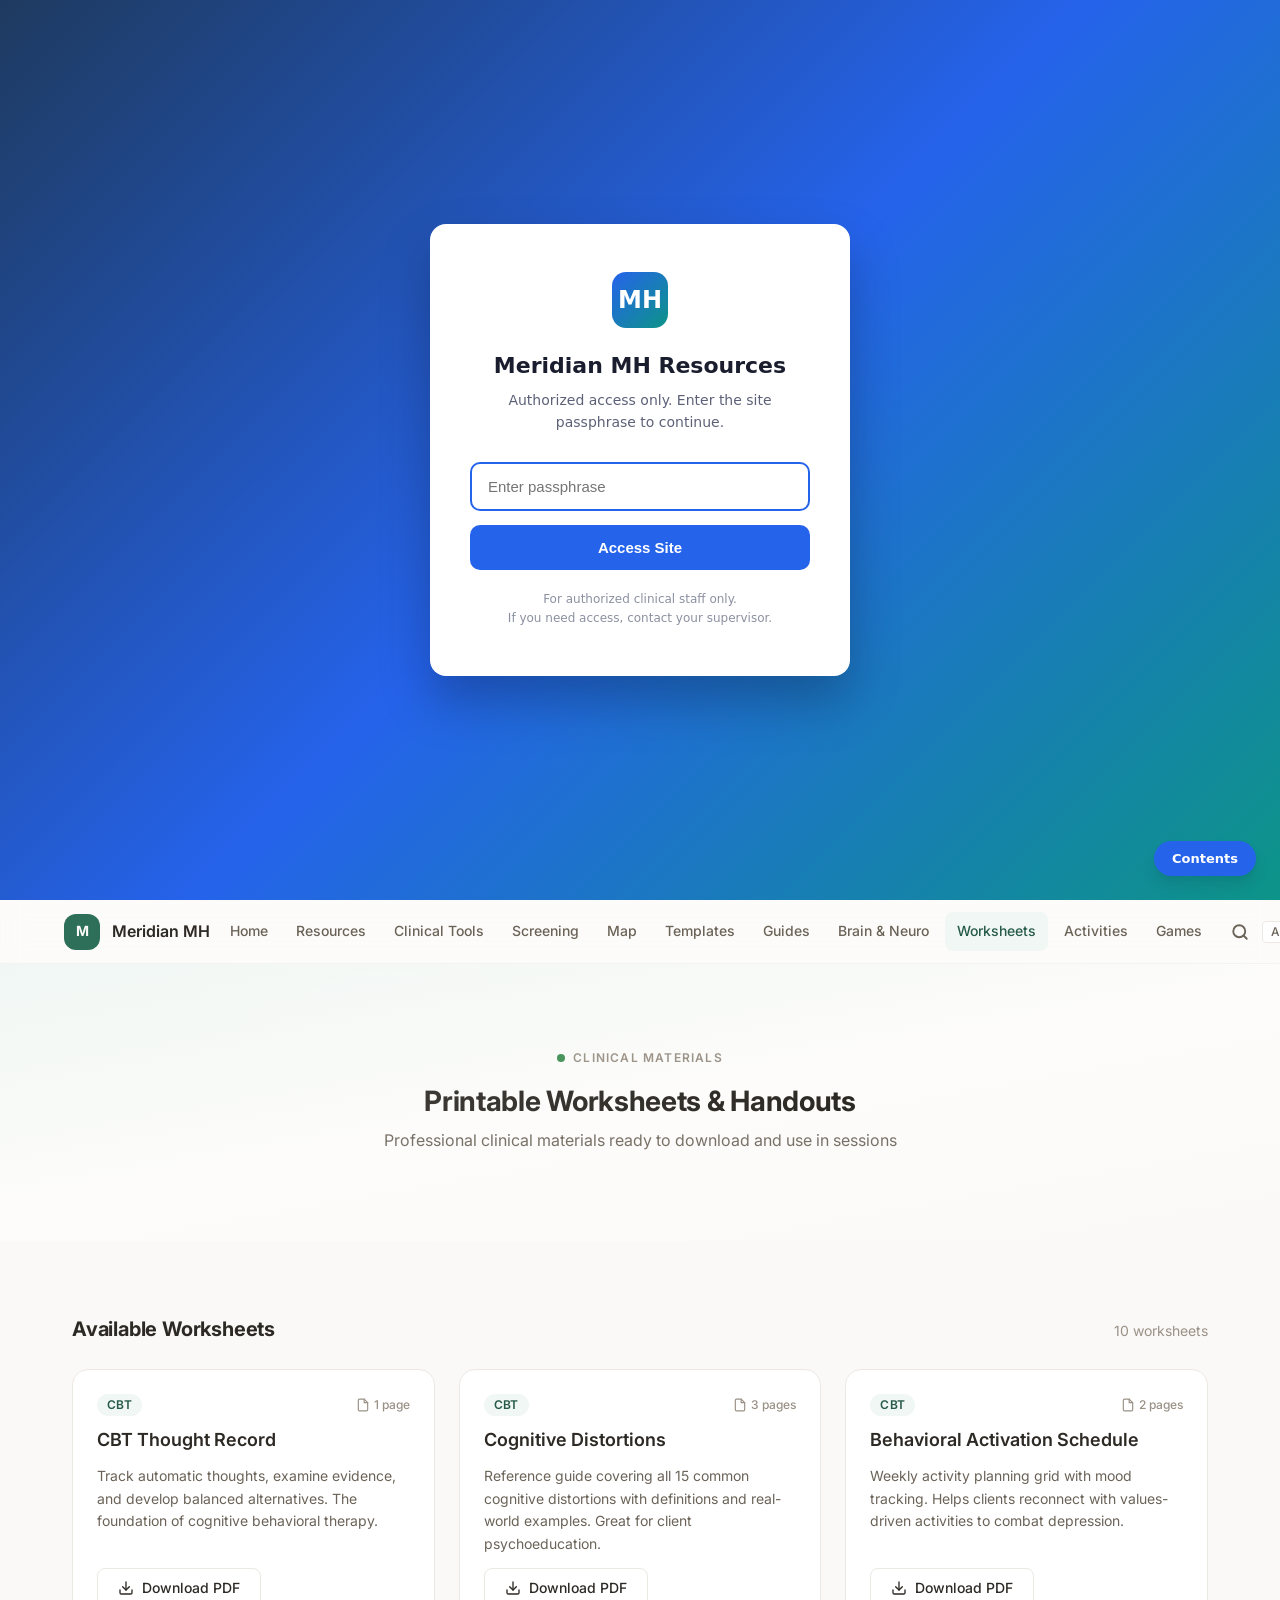
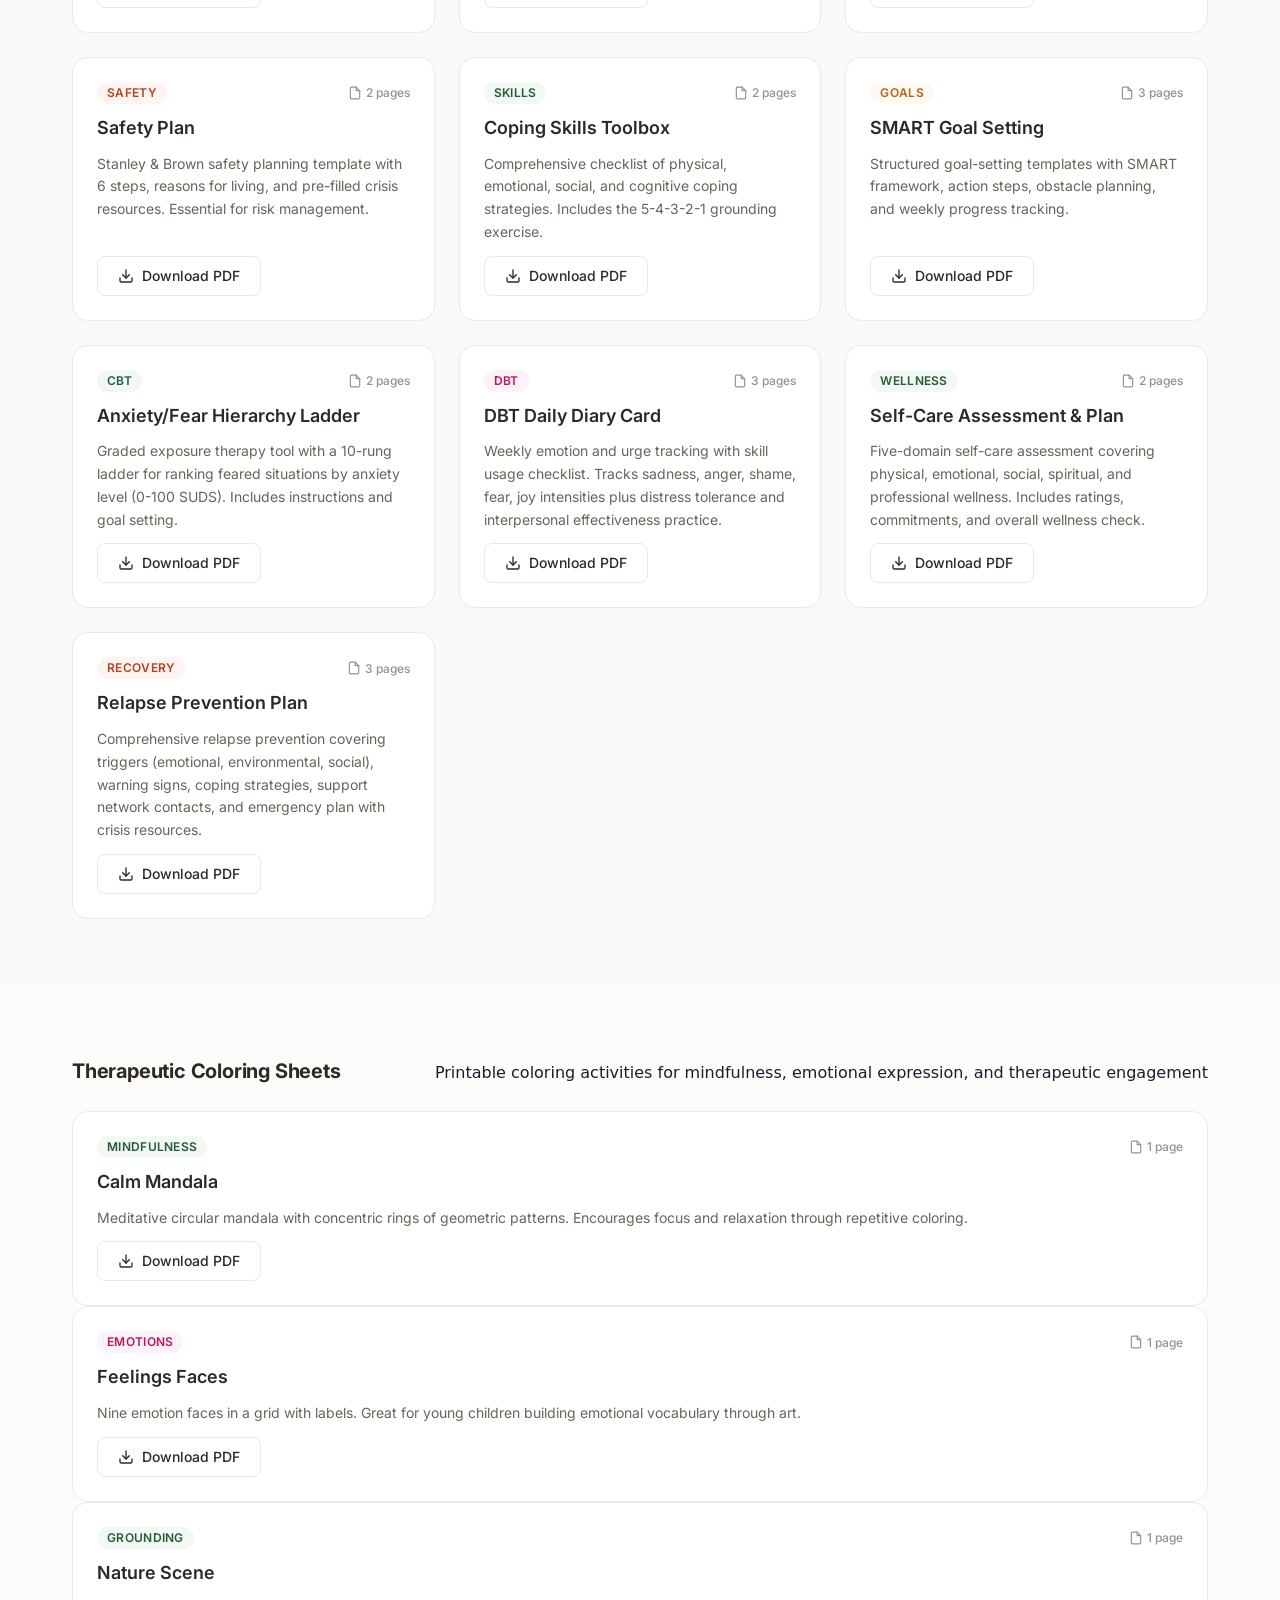
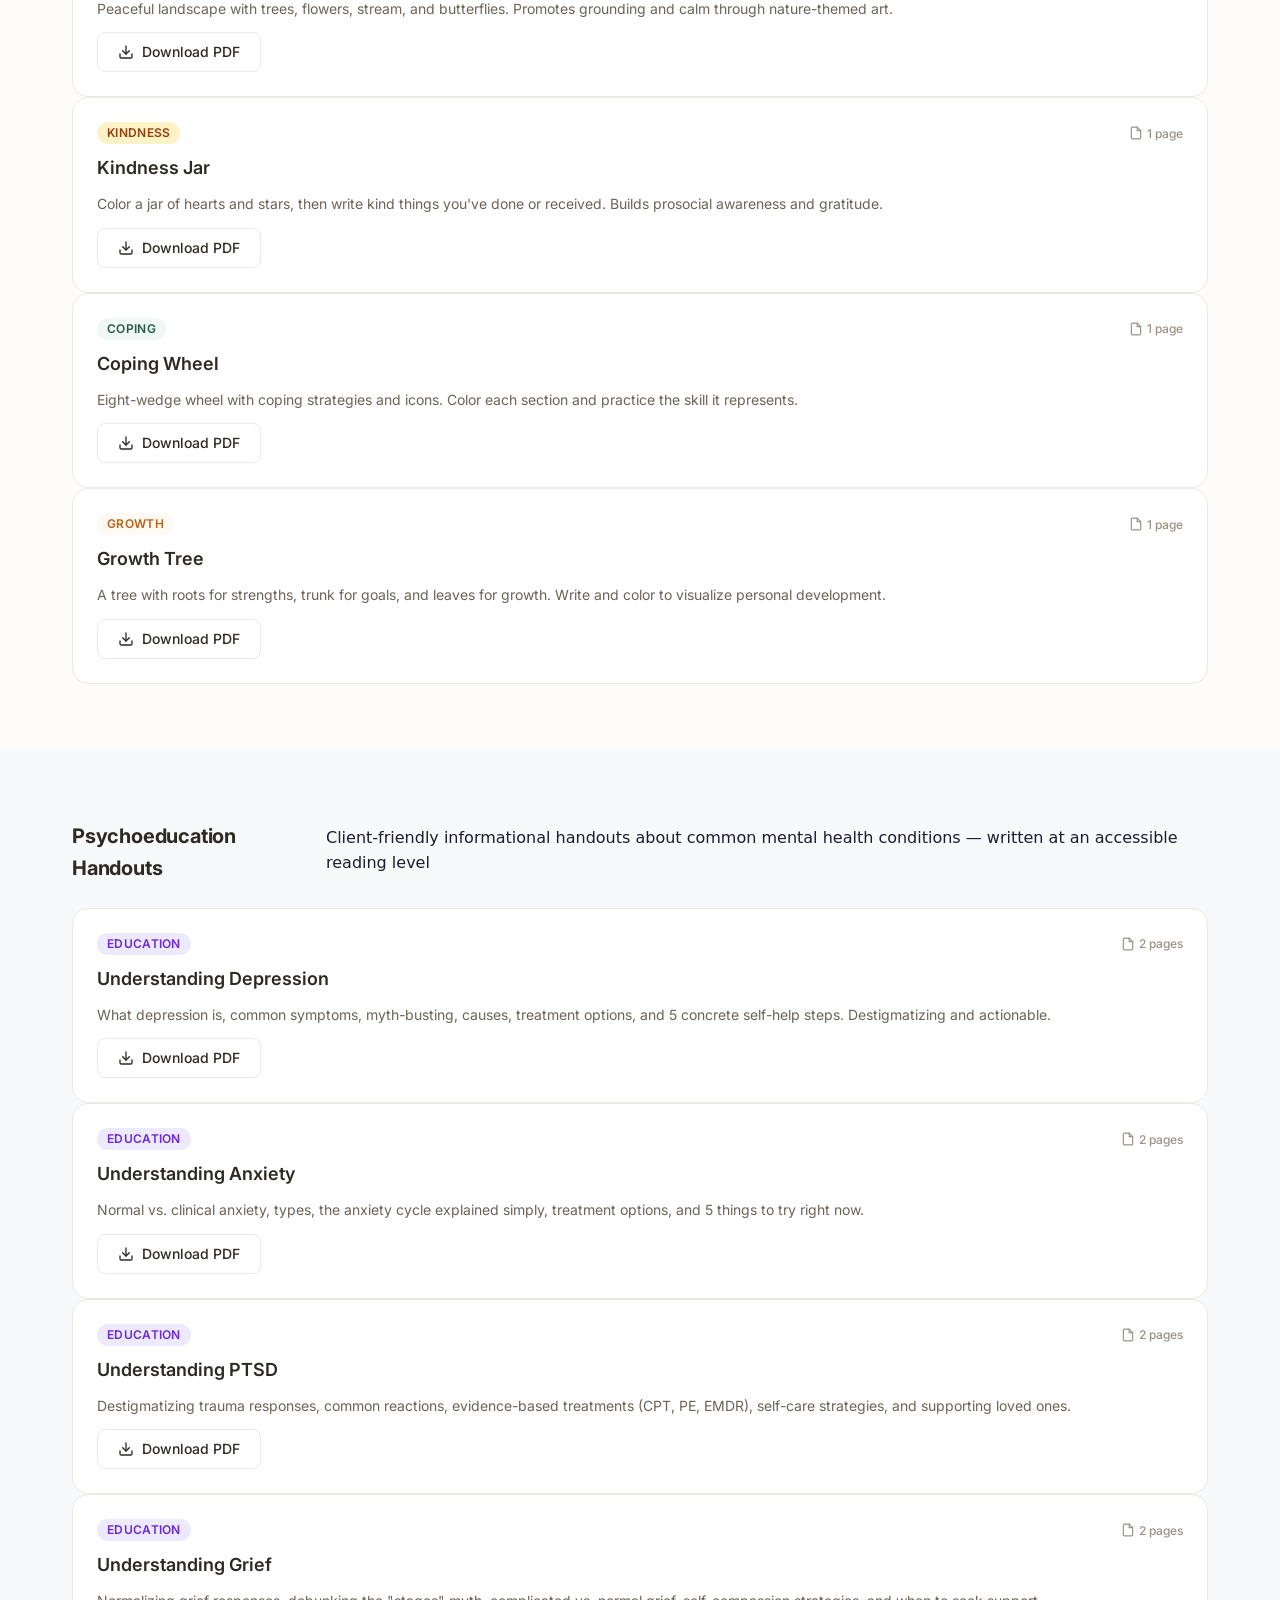
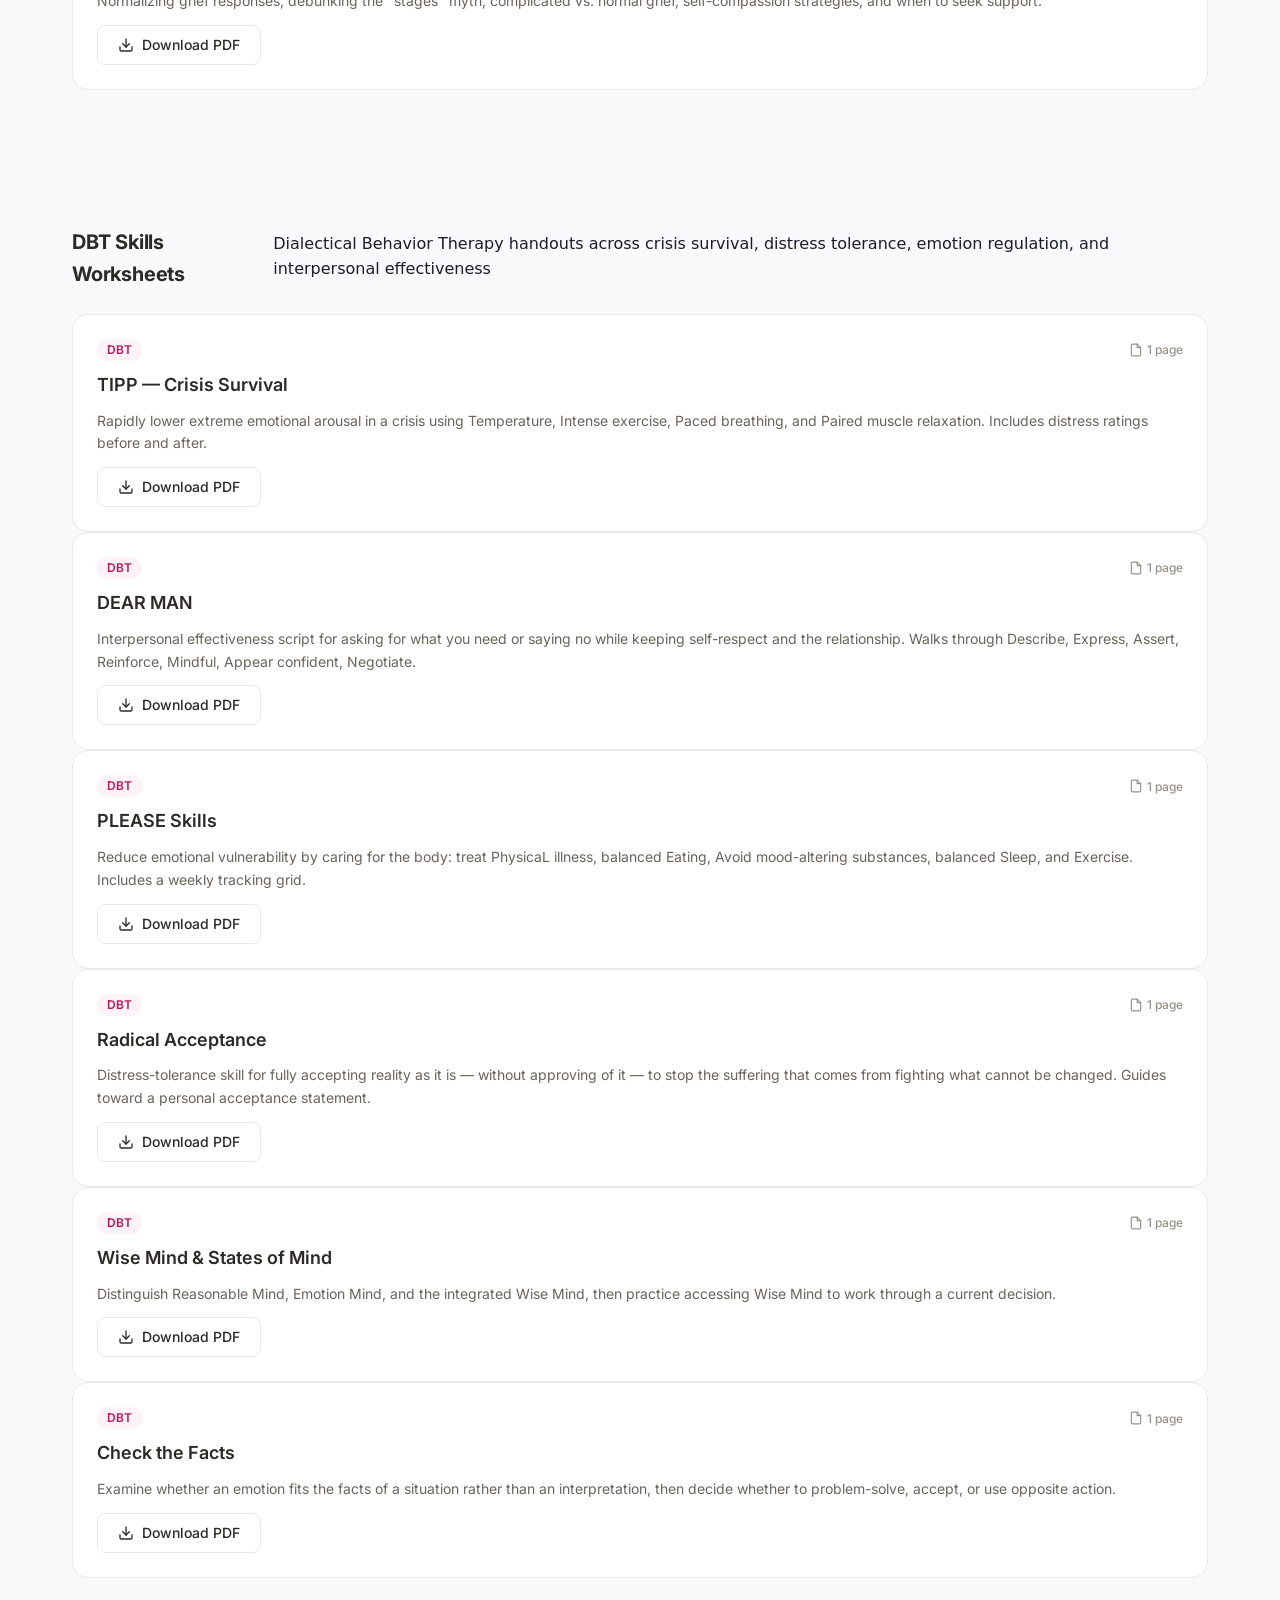
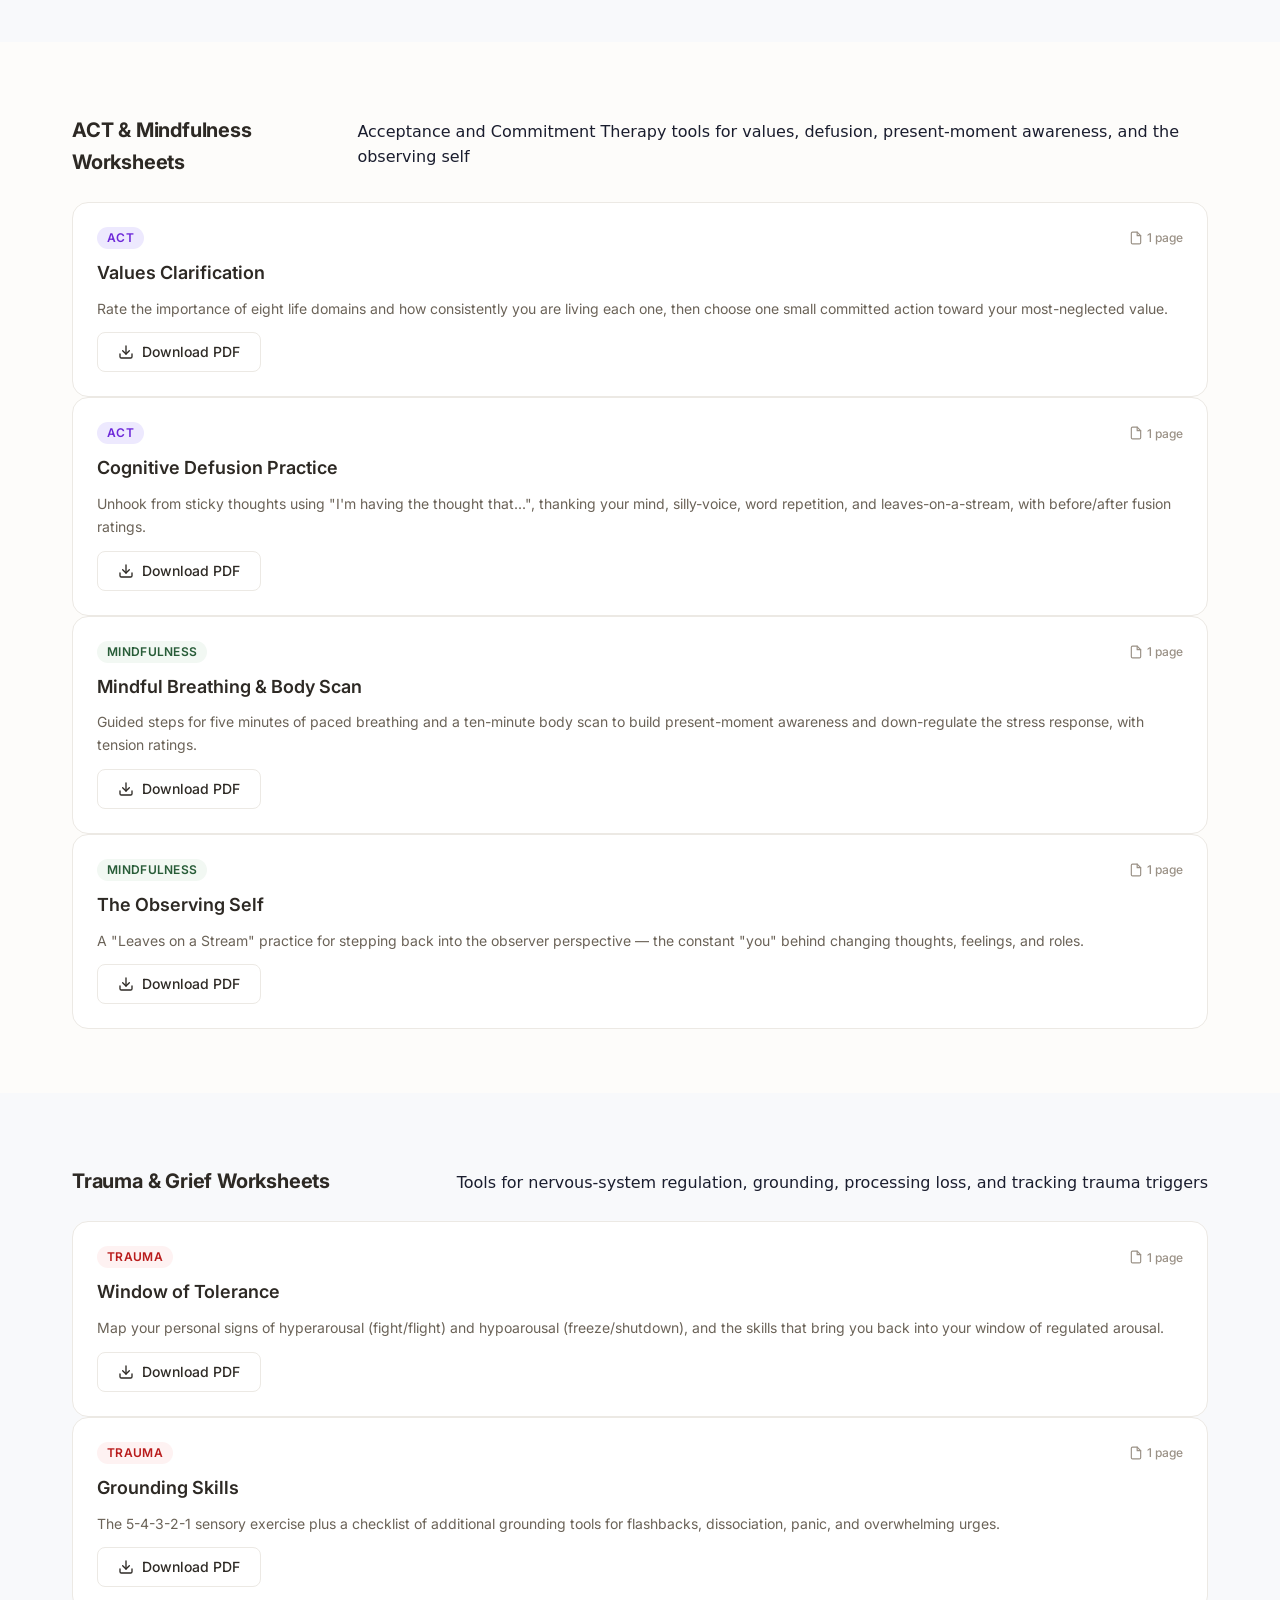
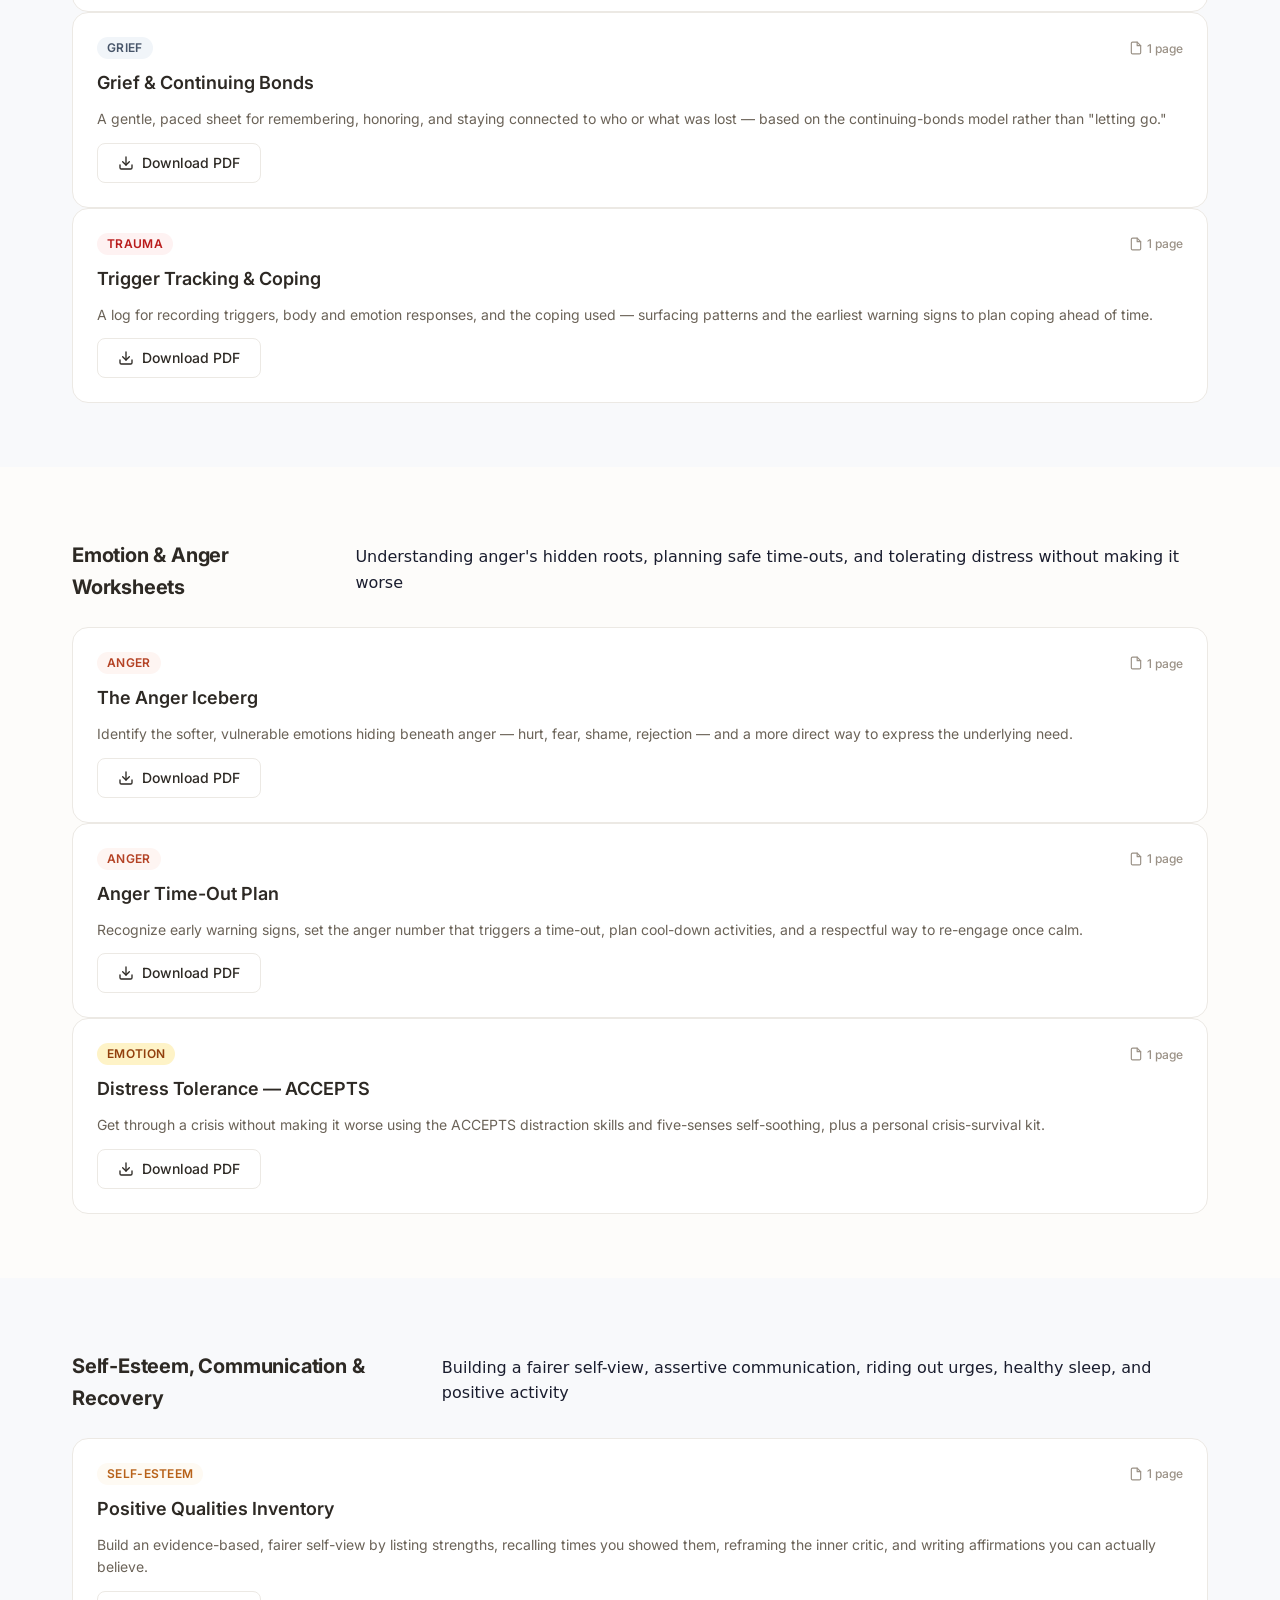
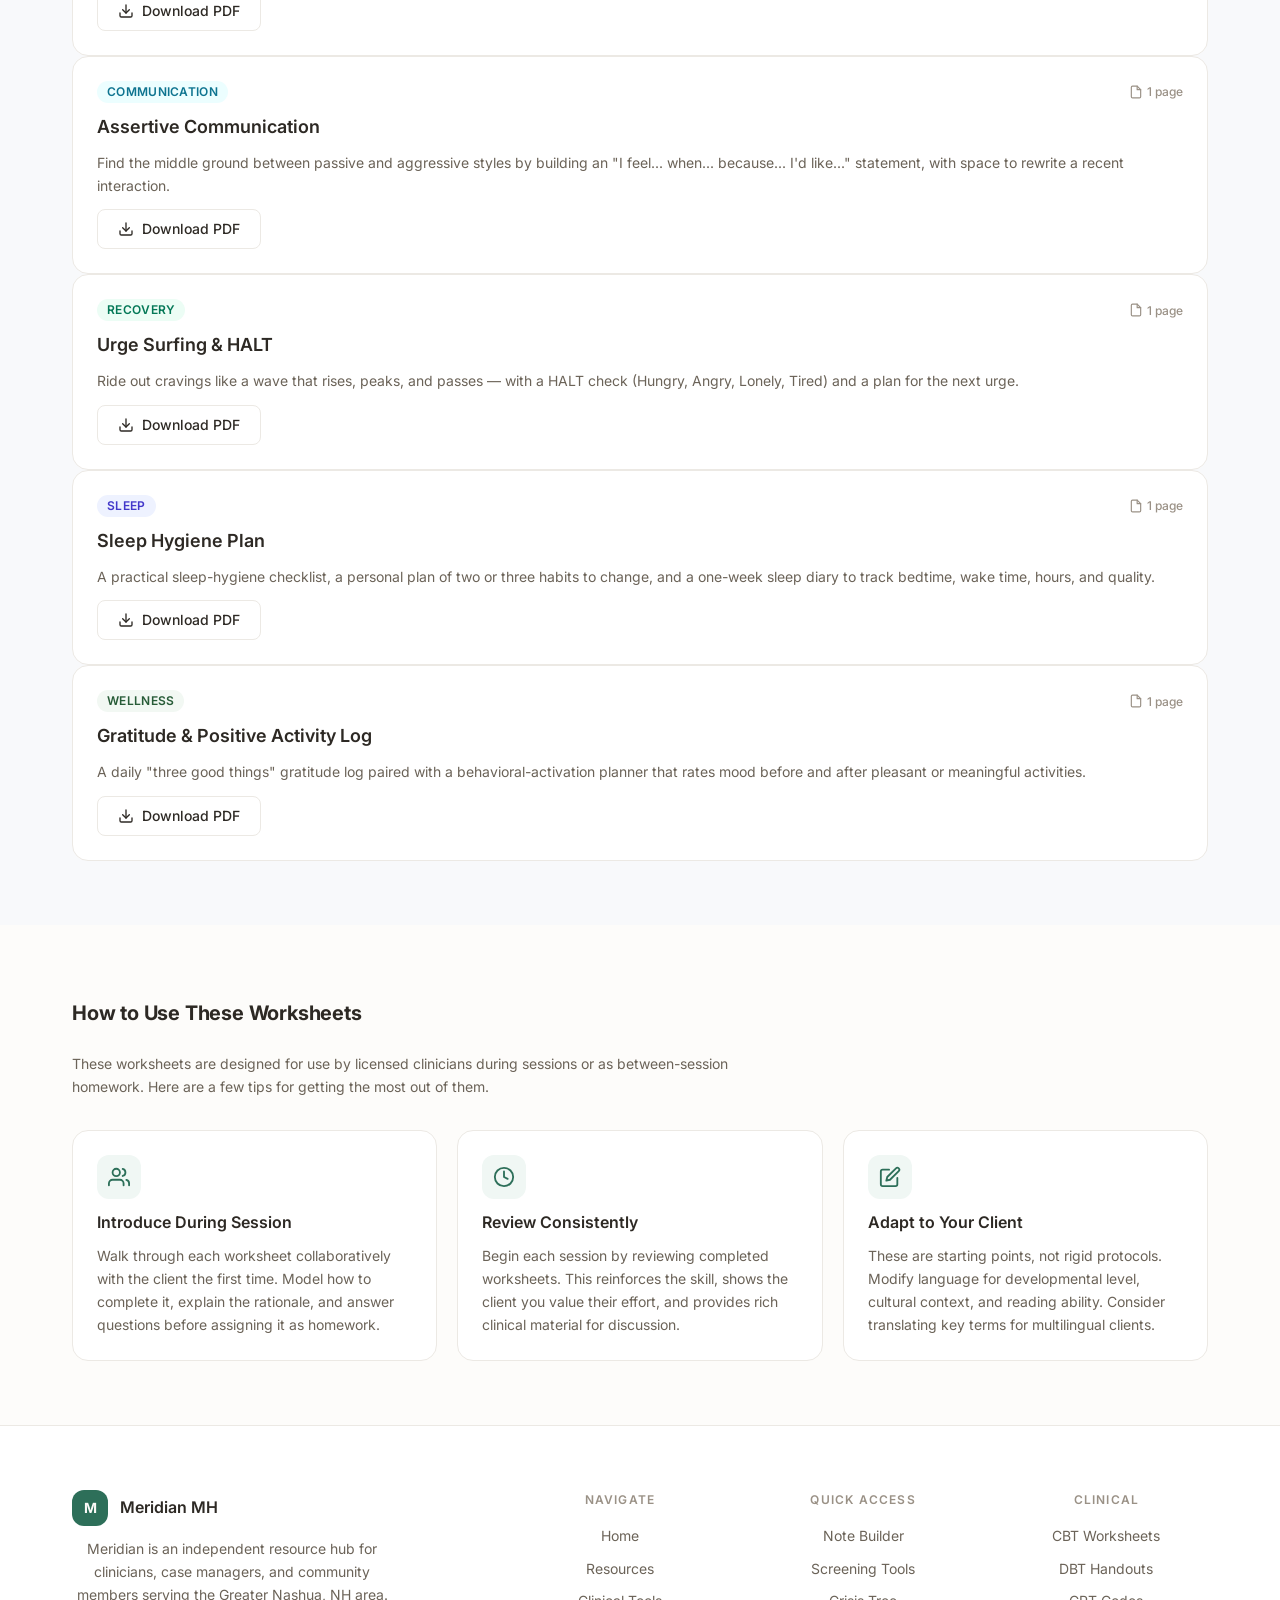
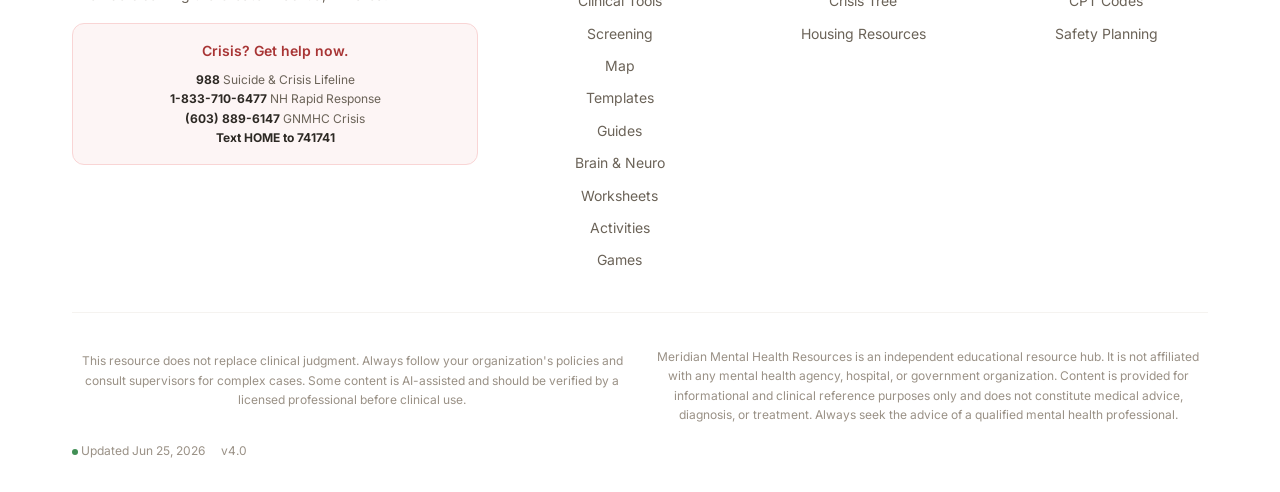
<file: worksheets.html>
<!DOCTYPE html>
<html lang="en">
<head>
<meta charset="UTF-8">
<meta name="viewport" content="width=device-width, initial-scale=1.0">
<title>Worksheets | Meridian Mental Health Resources</title>
<meta name="description" content="Printable clinical worksheets and handouts for CBT, safety planning, coping skills, and goal setting. Ready to download and use in sessions.">
<meta property="og:title" content="Worksheets | Meridian Mental Health Resources">
<meta property="og:description" content="Printable clinical worksheets and handouts for CBT, safety planning, coping skills, and goal setting. Ready to download and use in sessions.">
<meta property="og:type" content="website">
<link rel="icon" type="image/svg+xml" href="favicon.svg">
<link rel="manifest" href="manifest.json">
<meta name="theme-color" content="#2d6f59">
<meta name="apple-mobile-web-app-capable" content="yes">
<meta name="apple-mobile-web-app-status-bar-style" content="black-translucent">
<link rel="stylesheet" href="css/design-system.css">
<link rel="stylesheet" href="css/style.css">
<script src="js/fontsize.js"></script>
<script src="js/a11y.js" defer></script>
<style>
/* ================================================================
   Worksheets Page — Layout & Component Overrides
   Page-specific styles only. Everything else from design-system.css.
   ================================================================ */

/* ---- Nav ---- */
.site-nav {
  position: sticky;
  top: 0;
  z-index: var(--ds-z-sticky);
  background: rgba(253, 252, 250, 0.85);
  backdrop-filter: blur(12px);
  -webkit-backdrop-filter: blur(12px);
  border-bottom: 1px solid var(--ds-border-subtle);
  height: var(--ds-header-height);
}
[data-theme="dark"] .site-nav {
  background: rgba(26, 25, 22, 0.85);
}
.site-nav__inner {
  max-width: var(--ds-container-xl);
  margin: 0 auto;
  padding: 0 var(--ds-space-6);
  height: 100%;
  display: flex;
  align-items: center;
  gap: var(--ds-space-2);
}
.site-nav__logo {
  display: flex;
  align-items: center;
  gap: var(--ds-space-3);
  text-decoration: none;
  flex-shrink: 0;
  margin-right: auto;
}
.site-nav__logo-mark {
  width: 36px;
  height: 36px;
  border-radius: var(--ds-radius-lg);
  background: var(--ds-primary-600);
  color: var(--ds-text-inverse);
  display: flex;
  align-items: center;
  justify-content: center;
  font-family: var(--ds-font-sans);
  font-size: var(--ds-text-sm);
  font-weight: var(--ds-weight-bold);
  letter-spacing: var(--ds-tracking-tight);
}
.site-nav__logo-text {
  font-family: var(--ds-font-sans);
  font-size: var(--ds-text-base);
  font-weight: var(--ds-weight-semibold);
  color: var(--ds-text-primary);
  white-space: nowrap;
}
.site-nav__links {
  display: flex;
  align-items: center;
  gap: var(--ds-space-1);
}
.site-nav__link {
  padding: var(--ds-space-2) var(--ds-space-3);
  border-radius: var(--ds-radius-md);
  font-family: var(--ds-font-sans);
  font-size: var(--ds-text-sm);
  font-weight: var(--ds-weight-medium);
  color: var(--ds-text-secondary);
  text-decoration: none;
  transition: color var(--ds-duration-fast) var(--ds-ease-default),
              background-color var(--ds-duration-fast) var(--ds-ease-default);
  white-space: nowrap;
}
.site-nav__link:hover {
  color: var(--ds-text-primary);
  background: var(--ds-surface-hover);
  text-decoration: none;
}
.site-nav__link--active {
  color: var(--ds-primary-700);
  background: var(--ds-primary-50);
}
[data-theme="dark"] .site-nav__link--active {
  color: var(--ds-primary-300);
  background: var(--ds-interactive-subtle);
}
.site-nav__controls {
  display: flex;
  align-items: center;
  gap: var(--ds-space-1);
}
.site-nav__icon-btn {
  width: 36px;
  height: 36px;
  border-radius: var(--ds-radius-md);
  border: none;
  background: transparent;
  color: var(--ds-text-secondary);
  display: flex;
  align-items: center;
  justify-content: center;
  cursor: pointer;
  transition: background-color var(--ds-duration-fast) var(--ds-ease-default),
              color var(--ds-duration-fast) var(--ds-ease-default);
}
.site-nav__icon-btn:hover {
  background: var(--ds-surface-hover);
  color: var(--ds-text-primary);
}
.site-nav__font-controls {
  display: flex;
  align-items: center;
  gap: var(--ds-space-0-5);
}
.site-nav__font-btn {
  padding: var(--ds-space-1) var(--ds-space-2);
  border-radius: var(--ds-radius-sm);
  border: 1px solid var(--ds-border);
  background: var(--ds-surface);
  color: var(--ds-text-secondary);
  font-family: var(--ds-font-sans);
  font-size: var(--ds-text-xs);
  font-weight: var(--ds-weight-medium);
  cursor: pointer;
  transition: background-color var(--ds-duration-fast) var(--ds-ease-default),
              color var(--ds-duration-fast) var(--ds-ease-default);
  line-height: 1;
}
.site-nav__font-btn:hover {
  background: var(--ds-surface-hover);
  color: var(--ds-text-primary);
}
.site-nav__hamburger {
  display: none;
  flex-direction: column;
  gap: 4px;
  width: 36px;
  height: 36px;
  border: none;
  background: transparent;
  cursor: pointer;
  align-items: center;
  justify-content: center;
  border-radius: var(--ds-radius-md);
  padding: 0;
}
.site-nav__hamburger span {
  display: block;
  width: 18px;
  height: 2px;
  background: var(--ds-text-secondary);
  border-radius: 2px;
  transition: transform var(--ds-duration-normal) var(--ds-ease-default),
              opacity var(--ds-duration-normal) var(--ds-ease-default);
}
.site-nav__mobile-panel {
  display: none;
  position: fixed;
  top: var(--ds-header-height);
  left: 0;
  right: 0;
  background: var(--ds-surface);
  border-bottom: 1px solid var(--ds-border);
  padding: var(--ds-space-4) var(--ds-space-6);
  z-index: calc(var(--ds-z-sticky) - 1);
  flex-direction: column;
  gap: var(--ds-space-1);
  box-shadow: var(--ds-shadow-lg);
}
.site-nav__mobile-panel.is-open {
  display: flex;
}
.site-nav__mobile-link {
  padding: var(--ds-space-3) var(--ds-space-4);
  border-radius: var(--ds-radius-lg);
  font-family: var(--ds-font-sans);
  font-size: var(--ds-text-lg);
  font-weight: var(--ds-weight-medium);
  color: var(--ds-text-primary);
  text-decoration: none;
  transition: background-color var(--ds-duration-fast) var(--ds-ease-default);
}
.site-nav__mobile-link:hover {
  background: var(--ds-surface-hover);
  text-decoration: none;
}
.site-nav__mobile-link--active {
  color: var(--ds-primary-700);
  background: var(--ds-primary-50);
}
[data-theme="dark"] .site-nav__mobile-link--active {
  color: var(--ds-primary-300);
  background: var(--ds-interactive-subtle);
}

/* ---- Hero ---- */
.hero {
  background: linear-gradient(170deg, var(--ds-primary-50) 0%, var(--ds-cream) 50%, var(--ds-warm-gray-50) 100%);
  padding: var(--ds-space-20) 0 var(--ds-space-16);
}
[data-theme="dark"] .hero {
  background: linear-gradient(170deg, rgba(61, 139, 112, 0.08) 0%, var(--ds-page-bg) 50%, var(--ds-page-bg) 100%);
}
.hero__inner {
  max-width: var(--ds-container-xl);
  margin: 0 auto;
  padding: 0 var(--ds-space-6);
  text-align: center;
}
.hero__overline {
  display: inline-flex;
  align-items: center;
  gap: var(--ds-space-2);
  margin-bottom: var(--ds-space-5);
}
.hero__overline-dot {
  width: 8px;
  height: 8px;
  border-radius: 50%;
  background: var(--ds-success-500);
}
.hero__title {
  font-family: var(--ds-font-sans);
  font-size: var(--ds-text-4xl);
  font-weight: var(--ds-weight-bold);
  line-height: var(--ds-leading-tight);
  letter-spacing: var(--ds-tracking-tight);
  color: var(--ds-text-primary);
  max-width: 720px;
  margin: 0 auto var(--ds-space-5);
}
.hero__subtitle {
  font-family: var(--ds-font-sans);
  font-size: var(--ds-text-lg);
  font-weight: var(--ds-weight-regular);
  line-height: var(--ds-leading-relaxed);
  color: var(--ds-text-secondary);
  max-width: 560px;
  margin: 0 auto;
}

/* ---- Worksheet Grid ---- */
.worksheets-grid {
  display: grid;
  grid-template-columns: repeat(3, 1fr);
  gap: var(--ds-space-6);
}

/* ---- Worksheet Card ---- */
.ws-card {
  background: var(--ds-surface);
  border: 1px solid var(--ds-border);
  border-radius: var(--ds-radius-xl);
  padding: var(--ds-space-6);
  display: flex;
  flex-direction: column;
  gap: var(--ds-space-3);
  transition: box-shadow var(--ds-duration-normal) var(--ds-ease-default),
              transform var(--ds-duration-normal) var(--ds-ease-default),
              border-color var(--ds-duration-fast) var(--ds-ease-default);
}
.ws-card:hover {
  box-shadow: var(--ds-shadow-lg);
  transform: translateY(-3px);
}

/* Card header: badge + pages */
.ws-card__header {
  display: flex;
  align-items: center;
  justify-content: space-between;
  gap: var(--ds-space-2);
}

/* Category badges with distinct colors */
.ws-card__badge {
  display: inline-flex;
  align-items: center;
  gap: var(--ds-space-1);
  padding: var(--ds-space-0-5) var(--ds-space-2-5);
  border-radius: var(--ds-radius-full);
  font-family: var(--ds-font-sans);
  font-size: var(--ds-text-xs);
  font-weight: var(--ds-weight-semibold);
  line-height: var(--ds-leading-normal);
  white-space: nowrap;
  letter-spacing: var(--ds-tracking-wide);
  text-transform: uppercase;
}
.ws-card__badge--cbt {
  background: var(--ds-primary-50);
  color: var(--ds-primary-700);
}
[data-theme="dark"] .ws-card__badge--cbt {
  background: rgba(61, 139, 112, 0.15);
  color: var(--ds-primary-300);
}
.ws-card__badge--safety {
  background: var(--ds-coral-50);
  color: var(--ds-coral-700);
}
[data-theme="dark"] .ws-card__badge--safety {
  background: rgba(214, 82, 46, 0.15);
  color: var(--ds-coral-400);
}
.ws-card__badge--skills {
  background: var(--ds-success-50);
  color: var(--ds-success-700);
}
[data-theme="dark"] .ws-card__badge--skills {
  background: rgba(65, 143, 85, 0.15);
  color: var(--ds-success-400);
}
.ws-card__badge--goals {
  background: var(--ds-accent-50);
  color: var(--ds-accent-700);
}
[data-theme="dark"] .ws-card__badge--goals {
  background: rgba(222, 127, 30, 0.15);
  color: var(--ds-accent-400);
}

/* Pages indicator */
.ws-card__pages {
  font-family: var(--ds-font-sans);
  font-size: var(--ds-text-xs);
  font-weight: var(--ds-weight-medium);
  color: var(--ds-text-muted);
  display: flex;
  align-items: center;
  gap: var(--ds-space-1);
}
.ws-card__pages svg {
  flex-shrink: 0;
}

/* Card title */
.ws-card__title {
  font-family: var(--ds-font-sans);
  font-size: var(--ds-text-lg);
  font-weight: var(--ds-weight-semibold);
  color: var(--ds-text-primary);
  line-height: var(--ds-leading-snug);
}

/* Card description */
.ws-card__desc {
  font-family: var(--ds-font-sans);
  font-size: var(--ds-text-sm);
  color: var(--ds-text-secondary);
  line-height: var(--ds-leading-relaxed);
  flex: 1;
}

/* Download button */
.ws-card__download {
  display: inline-flex;
  align-items: center;
  justify-content: center;
  gap: var(--ds-space-2);
  padding: var(--ds-space-2-5) var(--ds-space-5);
  min-height: 40px;
  border-radius: var(--ds-radius-md);
  font-family: var(--ds-font-sans);
  font-size: var(--ds-text-sm);
  font-weight: var(--ds-weight-medium);
  line-height: var(--ds-leading-none);
  cursor: pointer;
  border: 1px solid var(--ds-border);
  background: var(--ds-surface);
  color: var(--ds-text-primary);
  text-decoration: none;
  white-space: nowrap;
  user-select: none;
  transition: background-color var(--ds-duration-fast) var(--ds-ease-default),
              border-color var(--ds-duration-fast) var(--ds-ease-default),
              color var(--ds-duration-fast) var(--ds-ease-default);
  margin-top: auto;
  align-self: flex-start;
}
.ws-card__download:hover {
  background: var(--ds-interactive);
  border-color: var(--ds-interactive);
  color: var(--ds-text-inverse);
  text-decoration: none;
}
.ws-card__download:active {
  background: var(--ds-interactive-hover);
  border-color: var(--ds-interactive-hover);
}

/* Hover accent on cards by category */
.ws-card--cbt:hover    { border-color: var(--ds-primary-300); }
.ws-card--safety:hover { border-color: var(--ds-coral-300); }
.ws-card--skills:hover { border-color: var(--ds-success-300); }
.ws-card--goals:hover  { border-color: var(--ds-accent-300); }

/* ---- Guidance Section ---- */
.guidance-grid {
  display: grid;
  grid-template-columns: repeat(3, 1fr);
  gap: var(--ds-space-5);
}
.guidance-card {
  background: var(--ds-surface);
  border: 1px solid var(--ds-border);
  border-radius: var(--ds-radius-xl);
  padding: var(--ds-space-6);
  display: flex;
  flex-direction: column;
  gap: var(--ds-space-3);
}
.guidance-card__icon {
  width: 44px;
  height: 44px;
  border-radius: var(--ds-radius-lg);
  display: flex;
  align-items: center;
  justify-content: center;
  font-size: 20px;
  flex-shrink: 0;
  background: var(--ds-primary-50);
  color: var(--ds-primary-600);
}
[data-theme="dark"] .guidance-card__icon {
  background: rgba(61, 139, 112, 0.12);
  color: var(--ds-primary-400);
}
.guidance-card__title {
  font-family: var(--ds-font-sans);
  font-size: var(--ds-text-base);
  font-weight: var(--ds-weight-semibold);
  color: var(--ds-text-primary);
  line-height: var(--ds-leading-snug);
}
.guidance-card__desc {
  font-family: var(--ds-font-sans);
  font-size: var(--ds-text-sm);
  color: var(--ds-text-secondary);
  line-height: var(--ds-leading-relaxed);
}

/* ---- Section Header ---- */
.section-header {
  display: flex;
  align-items: baseline;
  justify-content: space-between;
  gap: var(--ds-space-4);
  margin-bottom: var(--ds-space-6);
}
.section-header__title {
  font-family: var(--ds-font-sans);
  font-size: var(--ds-text-2xl);
  font-weight: var(--ds-weight-bold);
  color: var(--ds-text-primary);
  letter-spacing: var(--ds-tracking-tight);
}

/* ---- Footer ---- */
.site-footer {
  background: var(--ds-surface);
  border-top: 1px solid var(--ds-border);
  padding: var(--ds-space-16) 0 var(--ds-space-8);
  margin-top: 0;
}
.footer__grid {
  display: grid;
  grid-template-columns: 2fr 1fr 1fr 1fr;
  gap: var(--ds-space-10);
  margin-bottom: var(--ds-space-10);
}
.footer__brand-desc {
  font-family: var(--ds-font-sans);
  font-size: var(--ds-text-sm);
  color: var(--ds-text-secondary);
  line-height: var(--ds-leading-relaxed);
  margin-top: var(--ds-space-3);
  max-width: 320px;
}
.footer__col-title {
  font-family: var(--ds-font-sans);
  font-size: var(--ds-text-xs);
  font-weight: var(--ds-weight-semibold);
  color: var(--ds-text-muted);
  text-transform: uppercase;
  letter-spacing: var(--ds-tracking-widest);
  margin-bottom: var(--ds-space-4);
}
.footer__links {
  list-style: none;
  padding: 0;
  margin: 0;
  display: flex;
  flex-direction: column;
  gap: var(--ds-space-2-5);
}
.footer__links a {
  font-family: var(--ds-font-sans);
  font-size: var(--ds-text-sm);
  color: var(--ds-text-secondary);
  text-decoration: none;
  transition: color var(--ds-duration-fast) var(--ds-ease-default);
}
.footer__links a:hover {
  color: var(--ds-text-primary);
}
.footer__crisis-box {
  background: var(--ds-status-danger-bg);
  border: 1px solid var(--ds-danger-200);
  border-radius: var(--ds-radius-lg);
  padding: var(--ds-space-4);
  margin-top: var(--ds-space-4);
}
[data-theme="dark"] .footer__crisis-box {
  border-color: rgba(220, 95, 95, 0.2);
}
.footer__crisis-title {
  font-family: var(--ds-font-sans);
  font-size: var(--ds-text-sm);
  font-weight: var(--ds-weight-semibold);
  color: var(--ds-status-danger-text);
  margin-bottom: var(--ds-space-2);
}
.footer__crisis-numbers {
  font-family: var(--ds-font-sans);
  font-size: var(--ds-text-xs);
  color: var(--ds-text-secondary);
  line-height: var(--ds-leading-relaxed);
}
.footer__crisis-numbers strong {
  color: var(--ds-text-primary);
}
.footer__bottom {
  border-top: 1px solid var(--ds-border-subtle);
  padding-top: var(--ds-space-6);
  display: flex;
  align-items: center;
  justify-content: space-between;
  flex-wrap: wrap;
  gap: var(--ds-space-4);
}
.footer__disclaimer {
  font-family: var(--ds-font-sans);
  font-size: var(--ds-text-xs);
  color: var(--ds-text-muted);
  line-height: var(--ds-leading-relaxed);
  max-width: 560px;
}
.footer__meta {
  display: flex;
  align-items: center;
  gap: var(--ds-space-4);
  font-family: var(--ds-font-sans);
  font-size: var(--ds-text-xs);
  color: var(--ds-text-muted);
}
.footer__status-dot {
  width: 6px;
  height: 6px;
  border-radius: 50%;
  background: var(--ds-success-500);
  display: inline-block;
}

/* ---- Responsive ---- */
@media (max-width: 1023px) {
  .worksheets-grid {
    grid-template-columns: repeat(2, 1fr);
  }
  .guidance-grid {
    grid-template-columns: repeat(2, 1fr);
  }
  .footer__grid {
    grid-template-columns: 1fr 1fr;
    gap: var(--ds-space-8);
  }
}
@media (max-width: 639px) {
  .site-nav__links,
  .site-nav__font-controls {
    display: none;
  }
  .site-nav__hamburger {
    display: flex;
  }
  .hero {
    padding: var(--ds-space-12) 0 var(--ds-space-10);
  }
  .hero__title {
    font-size: var(--ds-text-3xl);
  }
  .hero__subtitle {
    font-size: var(--ds-text-base);
  }
  .worksheets-grid {
    grid-template-columns: 1fr;
  }
  .guidance-grid {
    grid-template-columns: 1fr;
  }
  .footer__grid {
    grid-template-columns: 1fr;
    gap: var(--ds-space-8);
  }
  .footer__bottom {
    flex-direction: column;
    align-items: flex-start;
  }
  .section-header {
    flex-direction: column;
    gap: var(--ds-space-2);
  }
}

/* ---- Print ---- */
@media print {
  .site-nav,
  .site-nav__mobile-panel,
  .site-nav__controls,
  .site-nav__font-controls,
  .hero,
  .site-footer,
  .toast,
  .ds-toast {
    display: none !important;
  }
  body {
    background: #fff !important;
    color: #000 !important;
  }
  main,
  .ds-container {
    max-width: 100% !important;
    margin: 0 !important;
    padding: 0 !important;
  }
  .ds-section {
    break-inside: auto;
    margin-bottom: var(--ds-space-6);
  }
  .section-header {
    break-after: avoid;
  }
  .worksheets-grid,
  .ws-grid,
  .guidance-grid {
    display: grid !important;
    grid-template-columns: repeat(2, 1fr) !important;
    gap: var(--ds-space-4) !important;
  }
  .ws-card {
    break-inside: avoid;
    box-shadow: none !important;
    border: 1px solid #ccc !important;
    background: #fff !important;
  }
  .ws-card:hover {
    transform: none !important;
    box-shadow: none !important;
  }
  .ws-card__download {
    border: 1px solid #999 !important;
    background: none !important;
    color: #000 !important;
  }
  /* Surface the PDF path so a printed copy stays actionable */
  .ws-card__download[href]::after {
    content: " (" attr(href) ")";
    font-size: 10px;
    color: #555;
    word-break: break-all;
  }
  a {
    color: #000 !important;
    text-decoration: none !important;
  }
  @page {
    margin: 0.75in;
  }
}
</style>
</head>
<body>
<script src="js/auth-gate.js"></script>

<a href="#main-content" class="ds-sr-only" style="position:absolute;top:-40px;left:0;background:var(--ds-surface);padding:8px 16px;z-index:100;font-size:14px;transition:top 0.2s" onfocus="this.style.top='0'" onblur="this.style.top='-40px'">Skip to main content</a>

<!-- ============================================================
     NAVIGATION
     ============================================================ -->
<nav class="site-nav" role="navigation" aria-label="Main navigation">
  <div class="site-nav__inner">

    <a href="index.html" class="site-nav__logo" id="siteLogo">
      <div class="site-nav__logo-mark">M</div>
      <span class="site-nav__logo-text">Meridian MH</span>
    </a>

    <div class="site-nav__links">
      <a href="index.html" class="site-nav__link">Home</a>
      <a href="resources.html" class="site-nav__link">Resources</a>
      <a href="tools.html" class="site-nav__link">Clinical Tools</a>
      <a href="screening.html" class="site-nav__link">Screening</a>
      <a href="map.html" class="site-nav__link">Map</a>
      <a href="templates.html" class="site-nav__link">Templates</a>
      <a href="guide.html" class="site-nav__link">Guides</a>
      <a href="neurobiology.html" class="site-nav__link">Brain &amp; Neuro</a>
      <a href="worksheets.html" class="site-nav__link site-nav__link--active">Worksheets</a>
      <a href="activities.html" class="site-nav__link">Activities</a>
      <a href="games.html" class="site-nav__link">Games</a>
    </div>

    <div class="site-nav__controls">
      <button class="site-nav__icon-btn" onclick="toggleGlobalSearch()" title="Search (Ctrl+K)" aria-label="Search">
        <svg width="18" height="18" viewBox="0 0 24 24" fill="none" stroke="currentColor" stroke-width="2.5" stroke-linecap="round" stroke-linejoin="round"><circle cx="11" cy="11" r="8"/><line x1="21" y1="21" x2="16.65" y2="16.65"/></svg>
      </button>

      <div class="site-nav__font-controls">
        <button class="site-nav__font-btn" onclick="mhFontDecrease()" title="Decrease font size" aria-label="Decrease font size">A-</button>
        <button class="site-nav__font-btn" onclick="mhFontIncrease()" title="Increase font size" aria-label="Increase font size">A+</button>
      </div>

      <button class="site-nav__icon-btn" id="themeToggleBtn" onclick="toggleTheme()" title="Toggle dark mode" aria-label="Toggle dark mode">
        <svg width="18" height="18" viewBox="0 0 24 24" fill="none" stroke="currentColor" stroke-width="2" stroke-linecap="round" stroke-linejoin="round"><path d="M21 12.79A9 9 0 1 1 11.21 3 7 7 0 0 0 21 12.79z"/></svg>
      </button>

      <button class="site-nav__hamburger" id="hamburgerBtn" onclick="toggleMobileNav()" aria-label="Toggle navigation menu" aria-expanded="false">
        <span></span><span></span><span></span>
      </button>
    </div>

  </div>
</nav>

<!-- Mobile slide-out panel -->
<div class="site-nav__mobile-panel" id="mobileNavPanel">
  <a href="index.html" class="site-nav__mobile-link">Home</a>
  <a href="resources.html" class="site-nav__mobile-link">Resources</a>
  <a href="tools.html" class="site-nav__mobile-link">Clinical Tools</a>
  <a href="screening.html" class="site-nav__mobile-link">Screening</a>
  <a href="map.html" class="site-nav__mobile-link">Map</a>
  <a href="templates.html" class="site-nav__mobile-link">Templates</a>
  <a href="guide.html" class="site-nav__mobile-link">Guides</a>
  <a href="neurobiology.html" class="site-nav__mobile-link">Brain &amp; Neuro</a>
  <a href="worksheets.html" class="site-nav__mobile-link site-nav__mobile-link--active">Worksheets</a>
  <a href="activities.html" class="site-nav__mobile-link">Activities</a>
  <a href="games.html" class="site-nav__mobile-link">Games</a>
</div>


<!-- ============================================================
     HERO
     ============================================================ -->
<section class="hero">
  <div class="hero__inner">

    <div class="hero__overline">
      <span class="hero__overline-dot"></span>
      <span class="ds-overline">Clinical Materials</span>
    </div>

    <h1 class="hero__title">Printable Worksheets &amp; Handouts</h1>

    <p class="hero__subtitle">Professional clinical materials ready to download and use in sessions</p>

  </div>
</section>


<!-- ============================================================
     MAIN CONTENT
     ============================================================ -->
<main id="main-content">

  <!-- ---- Worksheet Cards ---- -->
  <section class="ds-section" style="background: var(--ds-page-bg);">
    <div class="ds-container">

      <div class="section-header">
        <h2 class="section-header__title">Available Worksheets</h2>
        <span style="font-family: var(--ds-font-sans); font-size: var(--ds-text-sm); color: var(--ds-text-muted);">10 worksheets</span>
      </div>

      <div class="worksheets-grid">

        <!-- CBT Thought Record -->
        <div class="ws-card ws-card--cbt">
          <div class="ws-card__header">
            <span class="ws-card__badge ws-card__badge--cbt">CBT</span>
            <span class="ws-card__pages">
              <svg width="14" height="14" viewBox="0 0 24 24" fill="none" stroke="currentColor" stroke-width="2" stroke-linecap="round" stroke-linejoin="round"><path d="M14 2H6a2 2 0 0 0-2 2v16a2 2 0 0 0 2 2h12a2 2 0 0 0 2-2V8z"/><polyline points="14 2 14 8 20 8"/></svg>
              1 page
            </span>
          </div>
          <h3 class="ws-card__title">CBT Thought Record</h3>
          <p class="ws-card__desc">Track automatic thoughts, examine evidence, and develop balanced alternatives. The foundation of cognitive behavioral therapy.</p>
          <a href="pdfs/thought-record.pdf" class="ws-card__download" download>
            <svg width="16" height="16" viewBox="0 0 24 24" fill="none" stroke="currentColor" stroke-width="2" stroke-linecap="round" stroke-linejoin="round"><path d="M21 15v4a2 2 0 0 1-2 2H5a2 2 0 0 1-2-2v-4"/><polyline points="7 10 12 15 17 10"/><line x1="12" y1="15" x2="12" y2="3"/></svg>
            Download PDF
          </a>
        </div>

        <!-- Cognitive Distortions -->
        <div class="ws-card ws-card--cbt">
          <div class="ws-card__header">
            <span class="ws-card__badge ws-card__badge--cbt">CBT</span>
            <span class="ws-card__pages">
              <svg width="14" height="14" viewBox="0 0 24 24" fill="none" stroke="currentColor" stroke-width="2" stroke-linecap="round" stroke-linejoin="round"><path d="M14 2H6a2 2 0 0 0-2 2v16a2 2 0 0 0 2 2h12a2 2 0 0 0 2-2V8z"/><polyline points="14 2 14 8 20 8"/></svg>
              3 pages
            </span>
          </div>
          <h3 class="ws-card__title">Cognitive Distortions</h3>
          <p class="ws-card__desc">Reference guide covering all 15 common cognitive distortions with definitions and real-world examples. Great for client psychoeducation.</p>
          <a href="pdfs/cognitive-distortions.pdf" class="ws-card__download" download>
            <svg width="16" height="16" viewBox="0 0 24 24" fill="none" stroke="currentColor" stroke-width="2" stroke-linecap="round" stroke-linejoin="round"><path d="M21 15v4a2 2 0 0 1-2 2H5a2 2 0 0 1-2-2v-4"/><polyline points="7 10 12 15 17 10"/><line x1="12" y1="15" x2="12" y2="3"/></svg>
            Download PDF
          </a>
        </div>

        <!-- Behavioral Activation Schedule -->
        <div class="ws-card ws-card--cbt">
          <div class="ws-card__header">
            <span class="ws-card__badge ws-card__badge--cbt">CBT</span>
            <span class="ws-card__pages">
              <svg width="14" height="14" viewBox="0 0 24 24" fill="none" stroke="currentColor" stroke-width="2" stroke-linecap="round" stroke-linejoin="round"><path d="M14 2H6a2 2 0 0 0-2 2v16a2 2 0 0 0 2 2h12a2 2 0 0 0 2-2V8z"/><polyline points="14 2 14 8 20 8"/></svg>
              2 pages
            </span>
          </div>
          <h3 class="ws-card__title">Behavioral Activation Schedule</h3>
          <p class="ws-card__desc">Weekly activity planning grid with mood tracking. Helps clients reconnect with values-driven activities to combat depression.</p>
          <a href="pdfs/behavioral-activation.pdf" class="ws-card__download" download>
            <svg width="16" height="16" viewBox="0 0 24 24" fill="none" stroke="currentColor" stroke-width="2" stroke-linecap="round" stroke-linejoin="round"><path d="M21 15v4a2 2 0 0 1-2 2H5a2 2 0 0 1-2-2v-4"/><polyline points="7 10 12 15 17 10"/><line x1="12" y1="15" x2="12" y2="3"/></svg>
            Download PDF
          </a>
        </div>

        <!-- Safety Plan -->
        <div class="ws-card ws-card--safety">
          <div class="ws-card__header">
            <span class="ws-card__badge ws-card__badge--safety">Safety</span>
            <span class="ws-card__pages">
              <svg width="14" height="14" viewBox="0 0 24 24" fill="none" stroke="currentColor" stroke-width="2" stroke-linecap="round" stroke-linejoin="round"><path d="M14 2H6a2 2 0 0 0-2 2v16a2 2 0 0 0 2 2h12a2 2 0 0 0 2-2V8z"/><polyline points="14 2 14 8 20 8"/></svg>
              2 pages
            </span>
          </div>
          <h3 class="ws-card__title">Safety Plan</h3>
          <p class="ws-card__desc">Stanley &amp; Brown safety planning template with 6 steps, reasons for living, and pre-filled crisis resources. Essential for risk management.</p>
          <a href="pdfs/safety-plan.pdf" class="ws-card__download" download>
            <svg width="16" height="16" viewBox="0 0 24 24" fill="none" stroke="currentColor" stroke-width="2" stroke-linecap="round" stroke-linejoin="round"><path d="M21 15v4a2 2 0 0 1-2 2H5a2 2 0 0 1-2-2v-4"/><polyline points="7 10 12 15 17 10"/><line x1="12" y1="15" x2="12" y2="3"/></svg>
            Download PDF
          </a>
        </div>

        <!-- Coping Skills Toolbox -->
        <div class="ws-card ws-card--skills">
          <div class="ws-card__header">
            <span class="ws-card__badge ws-card__badge--skills">Skills</span>
            <span class="ws-card__pages">
              <svg width="14" height="14" viewBox="0 0 24 24" fill="none" stroke="currentColor" stroke-width="2" stroke-linecap="round" stroke-linejoin="round"><path d="M14 2H6a2 2 0 0 0-2 2v16a2 2 0 0 0 2 2h12a2 2 0 0 0 2-2V8z"/><polyline points="14 2 14 8 20 8"/></svg>
              2 pages
            </span>
          </div>
          <h3 class="ws-card__title">Coping Skills Toolbox</h3>
          <p class="ws-card__desc">Comprehensive checklist of physical, emotional, social, and cognitive coping strategies. Includes the 5-4-3-2-1 grounding exercise.</p>
          <a href="pdfs/coping-skills.pdf" class="ws-card__download" download>
            <svg width="16" height="16" viewBox="0 0 24 24" fill="none" stroke="currentColor" stroke-width="2" stroke-linecap="round" stroke-linejoin="round"><path d="M21 15v4a2 2 0 0 1-2 2H5a2 2 0 0 1-2-2v-4"/><polyline points="7 10 12 15 17 10"/><line x1="12" y1="15" x2="12" y2="3"/></svg>
            Download PDF
          </a>
        </div>

        <!-- SMART Goal Setting -->
        <div class="ws-card ws-card--goals">
          <div class="ws-card__header">
            <span class="ws-card__badge ws-card__badge--goals">Goals</span>
            <span class="ws-card__pages">
              <svg width="14" height="14" viewBox="0 0 24 24" fill="none" stroke="currentColor" stroke-width="2" stroke-linecap="round" stroke-linejoin="round"><path d="M14 2H6a2 2 0 0 0-2 2v16a2 2 0 0 0 2 2h12a2 2 0 0 0 2-2V8z"/><polyline points="14 2 14 8 20 8"/></svg>
              3 pages
            </span>
          </div>
          <h3 class="ws-card__title">SMART Goal Setting</h3>
          <p class="ws-card__desc">Structured goal-setting templates with SMART framework, action steps, obstacle planning, and weekly progress tracking.</p>
          <a href="pdfs/goal-setting.pdf" class="ws-card__download" download>
            <svg width="16" height="16" viewBox="0 0 24 24" fill="none" stroke="currentColor" stroke-width="2" stroke-linecap="round" stroke-linejoin="round"><path d="M21 15v4a2 2 0 0 1-2 2H5a2 2 0 0 1-2-2v-4"/><polyline points="7 10 12 15 17 10"/><line x1="12" y1="15" x2="12" y2="3"/></svg>
            Download PDF
          </a>
        </div>

        <div class="ws-card">
          <div class="ws-card__header">
            <span class="ws-card__badge ws-card__badge--cbt">CBT</span>
            <span class="ws-card__pages">
              <svg width="14" height="14" viewBox="0 0 24 24" fill="none" stroke="currentColor" stroke-width="2" stroke-linecap="round" stroke-linejoin="round"><path d="M14 2H6a2 2 0 0 0-2 2v16a2 2 0 0 0 2 2h12a2 2 0 0 0 2-2V8z"/><polyline points="14 2 14 8 20 8"/></svg>
              2 pages
            </span>
          </div>
          <h3 class="ws-card__title">Anxiety/Fear Hierarchy Ladder</h3>
          <p class="ws-card__desc">Graded exposure therapy tool with a 10-rung ladder for ranking feared situations by anxiety level (0-100 SUDS). Includes instructions and goal setting.</p>
          <a href="pdfs/anxiety-ladder.pdf" class="ws-card__download" download>
            <svg width="16" height="16" viewBox="0 0 24 24" fill="none" stroke="currentColor" stroke-width="2" stroke-linecap="round" stroke-linejoin="round"><path d="M21 15v4a2 2 0 0 1-2 2H5a2 2 0 0 1-2-2v-4"/><polyline points="7 10 12 15 17 10"/><line x1="12" y1="15" x2="12" y2="3"/></svg>
            Download PDF
          </a>
        </div>

        <div class="ws-card">
          <div class="ws-card__header">
            <span class="ws-card__badge" style="background: #fdf2f8; color: #be185d;">DBT</span>
            <span class="ws-card__pages">
              <svg width="14" height="14" viewBox="0 0 24 24" fill="none" stroke="currentColor" stroke-width="2" stroke-linecap="round" stroke-linejoin="round"><path d="M14 2H6a2 2 0 0 0-2 2v16a2 2 0 0 0 2 2h12a2 2 0 0 0 2-2V8z"/><polyline points="14 2 14 8 20 8"/></svg>
              3 pages
            </span>
          </div>
          <h3 class="ws-card__title">DBT Daily Diary Card</h3>
          <p class="ws-card__desc">Weekly emotion and urge tracking with skill usage checklist. Tracks sadness, anger, shame, fear, joy intensities plus distress tolerance and interpersonal effectiveness practice.</p>
          <a href="pdfs/dbt-diary-card.pdf" class="ws-card__download" download>
            <svg width="16" height="16" viewBox="0 0 24 24" fill="none" stroke="currentColor" stroke-width="2" stroke-linecap="round" stroke-linejoin="round"><path d="M21 15v4a2 2 0 0 1-2 2H5a2 2 0 0 1-2-2v-4"/><polyline points="7 10 12 15 17 10"/><line x1="12" y1="15" x2="12" y2="3"/></svg>
            Download PDF
          </a>
        </div>

        <div class="ws-card">
          <div class="ws-card__header">
            <span class="ws-card__badge ws-card__badge--skills">Wellness</span>
            <span class="ws-card__pages">
              <svg width="14" height="14" viewBox="0 0 24 24" fill="none" stroke="currentColor" stroke-width="2" stroke-linecap="round" stroke-linejoin="round"><path d="M14 2H6a2 2 0 0 0-2 2v16a2 2 0 0 0 2 2h12a2 2 0 0 0 2-2V8z"/><polyline points="14 2 14 8 20 8"/></svg>
              2 pages
            </span>
          </div>
          <h3 class="ws-card__title">Self-Care Assessment &amp; Plan</h3>
          <p class="ws-card__desc">Five-domain self-care assessment covering physical, emotional, social, spiritual, and professional wellness. Includes ratings, commitments, and overall wellness check.</p>
          <a href="pdfs/self-care-plan.pdf" class="ws-card__download" download>
            <svg width="16" height="16" viewBox="0 0 24 24" fill="none" stroke="currentColor" stroke-width="2" stroke-linecap="round" stroke-linejoin="round"><path d="M21 15v4a2 2 0 0 1-2 2H5a2 2 0 0 1-2-2v-4"/><polyline points="7 10 12 15 17 10"/><line x1="12" y1="15" x2="12" y2="3"/></svg>
            Download PDF
          </a>
        </div>

        <div class="ws-card">
          <div class="ws-card__header">
            <span class="ws-card__badge ws-card__badge--safety">Recovery</span>
            <span class="ws-card__pages">
              <svg width="14" height="14" viewBox="0 0 24 24" fill="none" stroke="currentColor" stroke-width="2" stroke-linecap="round" stroke-linejoin="round"><path d="M14 2H6a2 2 0 0 0-2 2v16a2 2 0 0 0 2 2h12a2 2 0 0 0 2-2V8z"/><polyline points="14 2 14 8 20 8"/></svg>
              3 pages
            </span>
          </div>
          <h3 class="ws-card__title">Relapse Prevention Plan</h3>
          <p class="ws-card__desc">Comprehensive relapse prevention covering triggers (emotional, environmental, social), warning signs, coping strategies, support network contacts, and emergency plan with crisis resources.</p>
          <a href="pdfs/relapse-prevention.pdf" class="ws-card__download" download>
            <svg width="16" height="16" viewBox="0 0 24 24" fill="none" stroke="currentColor" stroke-width="2" stroke-linecap="round" stroke-linejoin="round"><path d="M21 15v4a2 2 0 0 1-2 2H5a2 2 0 0 1-2-2v-4"/><polyline points="7 10 12 15 17 10"/><line x1="12" y1="15" x2="12" y2="3"/></svg>
            Download PDF
          </a>
        </div>

      </div>
    </div>
  </section>

  <!-- ---- Coloring Sheets ---- -->
  <section class="ds-section" style="background: var(--ds-page-bg-alt);">
    <div class="ds-container">
      <div class="section-header">
        <h2 class="section-header__title">Therapeutic Coloring Sheets</h2>
        <p class="section-header__subtitle">Printable coloring activities for mindfulness, emotional expression, and therapeutic engagement</p>
      </div>

      <div class="ws-grid">

        <div class="ws-card">
          <div class="ws-card__header">
            <span class="ws-card__badge ws-card__badge--skills">Mindfulness</span>
            <span class="ws-card__pages">
              <svg width="14" height="14" viewBox="0 0 24 24" fill="none" stroke="currentColor" stroke-width="2" stroke-linecap="round" stroke-linejoin="round"><path d="M14 2H6a2 2 0 0 0-2 2v16a2 2 0 0 0 2 2h12a2 2 0 0 0 2-2V8z"/><polyline points="14 2 14 8 20 8"/></svg>
              1 page
            </span>
          </div>
          <h3 class="ws-card__title">Calm Mandala</h3>
          <p class="ws-card__desc">Meditative circular mandala with concentric rings of geometric patterns. Encourages focus and relaxation through repetitive coloring.</p>
          <a href="pdfs/coloring/mandala-calm.pdf" class="ws-card__download" download>
            <svg width="16" height="16" viewBox="0 0 24 24" fill="none" stroke="currentColor" stroke-width="2" stroke-linecap="round" stroke-linejoin="round"><path d="M21 15v4a2 2 0 0 1-2 2H5a2 2 0 0 1-2-2v-4"/><polyline points="7 10 12 15 17 10"/><line x1="12" y1="15" x2="12" y2="3"/></svg>
            Download PDF
          </a>
        </div>

        <div class="ws-card">
          <div class="ws-card__header">
            <span class="ws-card__badge" style="background: #fdf2f8; color: #be185d;">Emotions</span>
            <span class="ws-card__pages">
              <svg width="14" height="14" viewBox="0 0 24 24" fill="none" stroke="currentColor" stroke-width="2" stroke-linecap="round" stroke-linejoin="round"><path d="M14 2H6a2 2 0 0 0-2 2v16a2 2 0 0 0 2 2h12a2 2 0 0 0 2-2V8z"/><polyline points="14 2 14 8 20 8"/></svg>
              1 page
            </span>
          </div>
          <h3 class="ws-card__title">Feelings Faces</h3>
          <p class="ws-card__desc">Nine emotion faces in a grid with labels. Great for young children building emotional vocabulary through art.</p>
          <a href="pdfs/coloring/feelings-faces.pdf" class="ws-card__download" download>
            <svg width="16" height="16" viewBox="0 0 24 24" fill="none" stroke="currentColor" stroke-width="2" stroke-linecap="round" stroke-linejoin="round"><path d="M21 15v4a2 2 0 0 1-2 2H5a2 2 0 0 1-2-2v-4"/><polyline points="7 10 12 15 17 10"/><line x1="12" y1="15" x2="12" y2="3"/></svg>
            Download PDF
          </a>
        </div>

        <div class="ws-card">
          <div class="ws-card__header">
            <span class="ws-card__badge ws-card__badge--skills">Grounding</span>
            <span class="ws-card__pages">
              <svg width="14" height="14" viewBox="0 0 24 24" fill="none" stroke="currentColor" stroke-width="2" stroke-linecap="round" stroke-linejoin="round"><path d="M14 2H6a2 2 0 0 0-2 2v16a2 2 0 0 0 2 2h12a2 2 0 0 0 2-2V8z"/><polyline points="14 2 14 8 20 8"/></svg>
              1 page
            </span>
          </div>
          <h3 class="ws-card__title">Nature Scene</h3>
          <p class="ws-card__desc">Peaceful landscape with trees, flowers, stream, and butterflies. Promotes grounding and calm through nature-themed art.</p>
          <a href="pdfs/coloring/nature-scene.pdf" class="ws-card__download" download>
            <svg width="16" height="16" viewBox="0 0 24 24" fill="none" stroke="currentColor" stroke-width="2" stroke-linecap="round" stroke-linejoin="round"><path d="M21 15v4a2 2 0 0 1-2 2H5a2 2 0 0 1-2-2v-4"/><polyline points="7 10 12 15 17 10"/><line x1="12" y1="15" x2="12" y2="3"/></svg>
            Download PDF
          </a>
        </div>

        <div class="ws-card">
          <div class="ws-card__header">
            <span class="ws-card__badge" style="background: #fef3c7; color: #92400e;">Kindness</span>
            <span class="ws-card__pages">
              <svg width="14" height="14" viewBox="0 0 24 24" fill="none" stroke="currentColor" stroke-width="2" stroke-linecap="round" stroke-linejoin="round"><path d="M14 2H6a2 2 0 0 0-2 2v16a2 2 0 0 0 2 2h12a2 2 0 0 0 2-2V8z"/><polyline points="14 2 14 8 20 8"/></svg>
              1 page
            </span>
          </div>
          <h3 class="ws-card__title">Kindness Jar</h3>
          <p class="ws-card__desc">Color a jar of hearts and stars, then write kind things you've done or received. Builds prosocial awareness and gratitude.</p>
          <a href="pdfs/coloring/kindness-jar.pdf" class="ws-card__download" download>
            <svg width="16" height="16" viewBox="0 0 24 24" fill="none" stroke="currentColor" stroke-width="2" stroke-linecap="round" stroke-linejoin="round"><path d="M21 15v4a2 2 0 0 1-2 2H5a2 2 0 0 1-2-2v-4"/><polyline points="7 10 12 15 17 10"/><line x1="12" y1="15" x2="12" y2="3"/></svg>
            Download PDF
          </a>
        </div>

        <div class="ws-card">
          <div class="ws-card__header">
            <span class="ws-card__badge ws-card__badge--cbt">Coping</span>
            <span class="ws-card__pages">
              <svg width="14" height="14" viewBox="0 0 24 24" fill="none" stroke="currentColor" stroke-width="2" stroke-linecap="round" stroke-linejoin="round"><path d="M14 2H6a2 2 0 0 0-2 2v16a2 2 0 0 0 2 2h12a2 2 0 0 0 2-2V8z"/><polyline points="14 2 14 8 20 8"/></svg>
              1 page
            </span>
          </div>
          <h3 class="ws-card__title">Coping Wheel</h3>
          <p class="ws-card__desc">Eight-wedge wheel with coping strategies and icons. Color each section and practice the skill it represents.</p>
          <a href="pdfs/coloring/coping-wheel.pdf" class="ws-card__download" download>
            <svg width="16" height="16" viewBox="0 0 24 24" fill="none" stroke="currentColor" stroke-width="2" stroke-linecap="round" stroke-linejoin="round"><path d="M21 15v4a2 2 0 0 1-2 2H5a2 2 0 0 1-2-2v-4"/><polyline points="7 10 12 15 17 10"/><line x1="12" y1="15" x2="12" y2="3"/></svg>
            Download PDF
          </a>
        </div>

        <div class="ws-card">
          <div class="ws-card__header">
            <span class="ws-card__badge ws-card__badge--goals">Growth</span>
            <span class="ws-card__pages">
              <svg width="14" height="14" viewBox="0 0 24 24" fill="none" stroke="currentColor" stroke-width="2" stroke-linecap="round" stroke-linejoin="round"><path d="M14 2H6a2 2 0 0 0-2 2v16a2 2 0 0 0 2 2h12a2 2 0 0 0 2-2V8z"/><polyline points="14 2 14 8 20 8"/></svg>
              1 page
            </span>
          </div>
          <h3 class="ws-card__title">Growth Tree</h3>
          <p class="ws-card__desc">A tree with roots for strengths, trunk for goals, and leaves for growth. Write and color to visualize personal development.</p>
          <a href="pdfs/coloring/growth-tree.pdf" class="ws-card__download" download>
            <svg width="16" height="16" viewBox="0 0 24 24" fill="none" stroke="currentColor" stroke-width="2" stroke-linecap="round" stroke-linejoin="round"><path d="M21 15v4a2 2 0 0 1-2 2H5a2 2 0 0 1-2-2v-4"/><polyline points="7 10 12 15 17 10"/><line x1="12" y1="15" x2="12" y2="3"/></svg>
            Download PDF
          </a>
        </div>

      </div>
    </div>
  </section>

  <!-- ---- Psychoeducation Handouts ---- -->
  <section class="ds-section">
    <div class="ds-container">
      <div class="section-header">
        <h2 class="section-header__title">Psychoeducation Handouts</h2>
        <p class="section-header__subtitle">Client-friendly informational handouts about common mental health conditions — written at an accessible reading level</p>
      </div>

      <div class="ws-grid">

        <div class="ws-card">
          <div class="ws-card__header">
            <span class="ws-card__badge" style="background: #ede9fe; color: #6d28d9;">Education</span>
            <span class="ws-card__pages">
              <svg width="14" height="14" viewBox="0 0 24 24" fill="none" stroke="currentColor" stroke-width="2" stroke-linecap="round" stroke-linejoin="round"><path d="M14 2H6a2 2 0 0 0-2 2v16a2 2 0 0 0 2 2h12a2 2 0 0 0 2-2V8z"/><polyline points="14 2 14 8 20 8"/></svg>
              2 pages
            </span>
          </div>
          <h3 class="ws-card__title">Understanding Depression</h3>
          <p class="ws-card__desc">What depression is, common symptoms, myth-busting, causes, treatment options, and 5 concrete self-help steps. Destigmatizing and actionable.</p>
          <a href="pdfs/handouts/understanding-depression.pdf" class="ws-card__download" download>
            <svg width="16" height="16" viewBox="0 0 24 24" fill="none" stroke="currentColor" stroke-width="2" stroke-linecap="round" stroke-linejoin="round"><path d="M21 15v4a2 2 0 0 1-2 2H5a2 2 0 0 1-2-2v-4"/><polyline points="7 10 12 15 17 10"/><line x1="12" y1="15" x2="12" y2="3"/></svg>
            Download PDF
          </a>
        </div>

        <div class="ws-card">
          <div class="ws-card__header">
            <span class="ws-card__badge" style="background: #ede9fe; color: #6d28d9;">Education</span>
            <span class="ws-card__pages">
              <svg width="14" height="14" viewBox="0 0 24 24" fill="none" stroke="currentColor" stroke-width="2" stroke-linecap="round" stroke-linejoin="round"><path d="M14 2H6a2 2 0 0 0-2 2v16a2 2 0 0 0 2 2h12a2 2 0 0 0 2-2V8z"/><polyline points="14 2 14 8 20 8"/></svg>
              2 pages
            </span>
          </div>
          <h3 class="ws-card__title">Understanding Anxiety</h3>
          <p class="ws-card__desc">Normal vs. clinical anxiety, types, the anxiety cycle explained simply, treatment options, and 5 things to try right now.</p>
          <a href="pdfs/handouts/understanding-anxiety.pdf" class="ws-card__download" download>
            <svg width="16" height="16" viewBox="0 0 24 24" fill="none" stroke="currentColor" stroke-width="2" stroke-linecap="round" stroke-linejoin="round"><path d="M21 15v4a2 2 0 0 1-2 2H5a2 2 0 0 1-2-2v-4"/><polyline points="7 10 12 15 17 10"/><line x1="12" y1="15" x2="12" y2="3"/></svg>
            Download PDF
          </a>
        </div>

        <div class="ws-card">
          <div class="ws-card__header">
            <span class="ws-card__badge" style="background: #ede9fe; color: #6d28d9;">Education</span>
            <span class="ws-card__pages">
              <svg width="14" height="14" viewBox="0 0 24 24" fill="none" stroke="currentColor" stroke-width="2" stroke-linecap="round" stroke-linejoin="round"><path d="M14 2H6a2 2 0 0 0-2 2v16a2 2 0 0 0 2 2h12a2 2 0 0 0 2-2V8z"/><polyline points="14 2 14 8 20 8"/></svg>
              2 pages
            </span>
          </div>
          <h3 class="ws-card__title">Understanding PTSD</h3>
          <p class="ws-card__desc">Destigmatizing trauma responses, common reactions, evidence-based treatments (CPT, PE, EMDR), self-care strategies, and supporting loved ones.</p>
          <a href="pdfs/handouts/understanding-ptsd.pdf" class="ws-card__download" download>
            <svg width="16" height="16" viewBox="0 0 24 24" fill="none" stroke="currentColor" stroke-width="2" stroke-linecap="round" stroke-linejoin="round"><path d="M21 15v4a2 2 0 0 1-2 2H5a2 2 0 0 1-2-2v-4"/><polyline points="7 10 12 15 17 10"/><line x1="12" y1="15" x2="12" y2="3"/></svg>
            Download PDF
          </a>
        </div>

        <div class="ws-card">
          <div class="ws-card__header">
            <span class="ws-card__badge" style="background: #ede9fe; color: #6d28d9;">Education</span>
            <span class="ws-card__pages">
              <svg width="14" height="14" viewBox="0 0 24 24" fill="none" stroke="currentColor" stroke-width="2" stroke-linecap="round" stroke-linejoin="round"><path d="M14 2H6a2 2 0 0 0-2 2v16a2 2 0 0 0 2 2h12a2 2 0 0 0 2-2V8z"/><polyline points="14 2 14 8 20 8"/></svg>
              2 pages
            </span>
          </div>
          <h3 class="ws-card__title">Understanding Grief</h3>
          <p class="ws-card__desc">Normalizing grief responses, debunking the "stages" myth, complicated vs. normal grief, self-compassion strategies, and when to seek support.</p>
          <a href="pdfs/handouts/understanding-grief.pdf" class="ws-card__download" download>
            <svg width="16" height="16" viewBox="0 0 24 24" fill="none" stroke="currentColor" stroke-width="2" stroke-linecap="round" stroke-linejoin="round"><path d="M21 15v4a2 2 0 0 1-2 2H5a2 2 0 0 1-2-2v-4"/><polyline points="7 10 12 15 17 10"/><line x1="12" y1="15" x2="12" y2="3"/></svg>
            Download PDF
          </a>
        </div>

      </div>
    </div>
  </section>

  <!-- ---- DBT Skills Worksheets ---- -->
  <section class="ds-section">
    <div class="ds-container">
      <div class="section-header">
        <h2 class="section-header__title">DBT Skills Worksheets</h2>
        <p class="section-header__subtitle">Dialectical Behavior Therapy handouts across crisis survival, distress tolerance, emotion regulation, and interpersonal effectiveness</p>
      </div>

      <div class="ws-grid">

        <div class="ws-card">
          <div class="ws-card__header">
            <span class="ws-card__badge" style="background: #fdf2f8; color: #be185d;">DBT</span>
            <span class="ws-card__pages">
              <svg width="14" height="14" viewBox="0 0 24 24" fill="none" stroke="currentColor" stroke-width="2" stroke-linecap="round" stroke-linejoin="round"><path d="M14 2H6a2 2 0 0 0-2 2v16a2 2 0 0 0 2 2h12a2 2 0 0 0 2-2V8z"/><polyline points="14 2 14 8 20 8"/></svg>
              1 page
            </span>
          </div>
          <h3 class="ws-card__title">TIPP &mdash; Crisis Survival</h3>
          <p class="ws-card__desc">Rapidly lower extreme emotional arousal in a crisis using Temperature, Intense exercise, Paced breathing, and Paired muscle relaxation. Includes distress ratings before and after.</p>
          <a href="pdfs/dbt/tipp-crisis-survival.pdf" class="ws-card__download" download>
            <svg width="16" height="16" viewBox="0 0 24 24" fill="none" stroke="currentColor" stroke-width="2" stroke-linecap="round" stroke-linejoin="round"><path d="M21 15v4a2 2 0 0 1-2 2H5a2 2 0 0 1-2-2v-4"/><polyline points="7 10 12 15 17 10"/><line x1="12" y1="15" x2="12" y2="3"/></svg>
            Download PDF
          </a>
        </div>

        <div class="ws-card">
          <div class="ws-card__header">
            <span class="ws-card__badge" style="background: #fdf2f8; color: #be185d;">DBT</span>
            <span class="ws-card__pages">
              <svg width="14" height="14" viewBox="0 0 24 24" fill="none" stroke="currentColor" stroke-width="2" stroke-linecap="round" stroke-linejoin="round"><path d="M14 2H6a2 2 0 0 0-2 2v16a2 2 0 0 0 2 2h12a2 2 0 0 0 2-2V8z"/><polyline points="14 2 14 8 20 8"/></svg>
              1 page
            </span>
          </div>
          <h3 class="ws-card__title">DEAR MAN</h3>
          <p class="ws-card__desc">Interpersonal effectiveness script for asking for what you need or saying no while keeping self-respect and the relationship. Walks through Describe, Express, Assert, Reinforce, Mindful, Appear confident, Negotiate.</p>
          <a href="pdfs/dbt/dear-man.pdf" class="ws-card__download" download>
            <svg width="16" height="16" viewBox="0 0 24 24" fill="none" stroke="currentColor" stroke-width="2" stroke-linecap="round" stroke-linejoin="round"><path d="M21 15v4a2 2 0 0 1-2 2H5a2 2 0 0 1-2-2v-4"/><polyline points="7 10 12 15 17 10"/><line x1="12" y1="15" x2="12" y2="3"/></svg>
            Download PDF
          </a>
        </div>

        <div class="ws-card">
          <div class="ws-card__header">
            <span class="ws-card__badge" style="background: #fdf2f8; color: #be185d;">DBT</span>
            <span class="ws-card__pages">
              <svg width="14" height="14" viewBox="0 0 24 24" fill="none" stroke="currentColor" stroke-width="2" stroke-linecap="round" stroke-linejoin="round"><path d="M14 2H6a2 2 0 0 0-2 2v16a2 2 0 0 0 2 2h12a2 2 0 0 0 2-2V8z"/><polyline points="14 2 14 8 20 8"/></svg>
              1 page
            </span>
          </div>
          <h3 class="ws-card__title">PLEASE Skills</h3>
          <p class="ws-card__desc">Reduce emotional vulnerability by caring for the body: treat PhysicaL illness, balanced Eating, Avoid mood-altering substances, balanced Sleep, and Exercise. Includes a weekly tracking grid.</p>
          <a href="pdfs/dbt/please-emotion-regulation.pdf" class="ws-card__download" download>
            <svg width="16" height="16" viewBox="0 0 24 24" fill="none" stroke="currentColor" stroke-width="2" stroke-linecap="round" stroke-linejoin="round"><path d="M21 15v4a2 2 0 0 1-2 2H5a2 2 0 0 1-2-2v-4"/><polyline points="7 10 12 15 17 10"/><line x1="12" y1="15" x2="12" y2="3"/></svg>
            Download PDF
          </a>
        </div>

        <div class="ws-card">
          <div class="ws-card__header">
            <span class="ws-card__badge" style="background: #fdf2f8; color: #be185d;">DBT</span>
            <span class="ws-card__pages">
              <svg width="14" height="14" viewBox="0 0 24 24" fill="none" stroke="currentColor" stroke-width="2" stroke-linecap="round" stroke-linejoin="round"><path d="M14 2H6a2 2 0 0 0-2 2v16a2 2 0 0 0 2 2h12a2 2 0 0 0 2-2V8z"/><polyline points="14 2 14 8 20 8"/></svg>
              1 page
            </span>
          </div>
          <h3 class="ws-card__title">Radical Acceptance</h3>
          <p class="ws-card__desc">Distress-tolerance skill for fully accepting reality as it is &mdash; without approving of it &mdash; to stop the suffering that comes from fighting what cannot be changed. Guides toward a personal acceptance statement.</p>
          <a href="pdfs/dbt/radical-acceptance.pdf" class="ws-card__download" download>
            <svg width="16" height="16" viewBox="0 0 24 24" fill="none" stroke="currentColor" stroke-width="2" stroke-linecap="round" stroke-linejoin="round"><path d="M21 15v4a2 2 0 0 1-2 2H5a2 2 0 0 1-2-2v-4"/><polyline points="7 10 12 15 17 10"/><line x1="12" y1="15" x2="12" y2="3"/></svg>
            Download PDF
          </a>
        </div>

        <div class="ws-card">
          <div class="ws-card__header">
            <span class="ws-card__badge" style="background: #fdf2f8; color: #be185d;">DBT</span>
            <span class="ws-card__pages">
              <svg width="14" height="14" viewBox="0 0 24 24" fill="none" stroke="currentColor" stroke-width="2" stroke-linecap="round" stroke-linejoin="round"><path d="M14 2H6a2 2 0 0 0-2 2v16a2 2 0 0 0 2 2h12a2 2 0 0 0 2-2V8z"/><polyline points="14 2 14 8 20 8"/></svg>
              1 page
            </span>
          </div>
          <h3 class="ws-card__title">Wise Mind &amp; States of Mind</h3>
          <p class="ws-card__desc">Distinguish Reasonable Mind, Emotion Mind, and the integrated Wise Mind, then practice accessing Wise Mind to work through a current decision.</p>
          <a href="pdfs/dbt/wise-mind.pdf" class="ws-card__download" download>
            <svg width="16" height="16" viewBox="0 0 24 24" fill="none" stroke="currentColor" stroke-width="2" stroke-linecap="round" stroke-linejoin="round"><path d="M21 15v4a2 2 0 0 1-2 2H5a2 2 0 0 1-2-2v-4"/><polyline points="7 10 12 15 17 10"/><line x1="12" y1="15" x2="12" y2="3"/></svg>
            Download PDF
          </a>
        </div>

        <div class="ws-card">
          <div class="ws-card__header">
            <span class="ws-card__badge" style="background: #fdf2f8; color: #be185d;">DBT</span>
            <span class="ws-card__pages">
              <svg width="14" height="14" viewBox="0 0 24 24" fill="none" stroke="currentColor" stroke-width="2" stroke-linecap="round" stroke-linejoin="round"><path d="M14 2H6a2 2 0 0 0-2 2v16a2 2 0 0 0 2 2h12a2 2 0 0 0 2-2V8z"/><polyline points="14 2 14 8 20 8"/></svg>
              1 page
            </span>
          </div>
          <h3 class="ws-card__title">Check the Facts</h3>
          <p class="ws-card__desc">Examine whether an emotion fits the facts of a situation rather than an interpretation, then decide whether to problem-solve, accept, or use opposite action.</p>
          <a href="pdfs/dbt/check-the-facts.pdf" class="ws-card__download" download>
            <svg width="16" height="16" viewBox="0 0 24 24" fill="none" stroke="currentColor" stroke-width="2" stroke-linecap="round" stroke-linejoin="round"><path d="M21 15v4a2 2 0 0 1-2 2H5a2 2 0 0 1-2-2v-4"/><polyline points="7 10 12 15 17 10"/><line x1="12" y1="15" x2="12" y2="3"/></svg>
            Download PDF
          </a>
        </div>

      </div>
    </div>
  </section>

  <!-- ---- ACT &amp; Mindfulness Worksheets ---- -->
  <section class="ds-section" style="background: var(--ds-page-bg-alt);">
    <div class="ds-container">
      <div class="section-header">
        <h2 class="section-header__title">ACT &amp; Mindfulness Worksheets</h2>
        <p class="section-header__subtitle">Acceptance and Commitment Therapy tools for values, defusion, present-moment awareness, and the observing self</p>
      </div>

      <div class="ws-grid">

        <div class="ws-card">
          <div class="ws-card__header">
            <span class="ws-card__badge" style="background: #ede9fe; color: #6d28d9;">ACT</span>
            <span class="ws-card__pages">
              <svg width="14" height="14" viewBox="0 0 24 24" fill="none" stroke="currentColor" stroke-width="2" stroke-linecap="round" stroke-linejoin="round"><path d="M14 2H6a2 2 0 0 0-2 2v16a2 2 0 0 0 2 2h12a2 2 0 0 0 2-2V8z"/><polyline points="14 2 14 8 20 8"/></svg>
              1 page
            </span>
          </div>
          <h3 class="ws-card__title">Values Clarification</h3>
          <p class="ws-card__desc">Rate the importance of eight life domains and how consistently you are living each one, then choose one small committed action toward your most-neglected value.</p>
          <a href="pdfs/act/values-clarification.pdf" class="ws-card__download" download>
            <svg width="16" height="16" viewBox="0 0 24 24" fill="none" stroke="currentColor" stroke-width="2" stroke-linecap="round" stroke-linejoin="round"><path d="M21 15v4a2 2 0 0 1-2 2H5a2 2 0 0 1-2-2v-4"/><polyline points="7 10 12 15 17 10"/><line x1="12" y1="15" x2="12" y2="3"/></svg>
            Download PDF
          </a>
        </div>

        <div class="ws-card">
          <div class="ws-card__header">
            <span class="ws-card__badge" style="background: #ede9fe; color: #6d28d9;">ACT</span>
            <span class="ws-card__pages">
              <svg width="14" height="14" viewBox="0 0 24 24" fill="none" stroke="currentColor" stroke-width="2" stroke-linecap="round" stroke-linejoin="round"><path d="M14 2H6a2 2 0 0 0-2 2v16a2 2 0 0 0 2 2h12a2 2 0 0 0 2-2V8z"/><polyline points="14 2 14 8 20 8"/></svg>
              1 page
            </span>
          </div>
          <h3 class="ws-card__title">Cognitive Defusion Practice</h3>
          <p class="ws-card__desc">Unhook from sticky thoughts using "I'm having the thought that...", thanking your mind, silly-voice, word repetition, and leaves-on-a-stream, with before/after fusion ratings.</p>
          <a href="pdfs/act/cognitive-defusion.pdf" class="ws-card__download" download>
            <svg width="16" height="16" viewBox="0 0 24 24" fill="none" stroke="currentColor" stroke-width="2" stroke-linecap="round" stroke-linejoin="round"><path d="M21 15v4a2 2 0 0 1-2 2H5a2 2 0 0 1-2-2v-4"/><polyline points="7 10 12 15 17 10"/><line x1="12" y1="15" x2="12" y2="3"/></svg>
            Download PDF
          </a>
        </div>

        <div class="ws-card">
          <div class="ws-card__header">
            <span class="ws-card__badge ws-card__badge--skills">Mindfulness</span>
            <span class="ws-card__pages">
              <svg width="14" height="14" viewBox="0 0 24 24" fill="none" stroke="currentColor" stroke-width="2" stroke-linecap="round" stroke-linejoin="round"><path d="M14 2H6a2 2 0 0 0-2 2v16a2 2 0 0 0 2 2h12a2 2 0 0 0 2-2V8z"/><polyline points="14 2 14 8 20 8"/></svg>
              1 page
            </span>
          </div>
          <h3 class="ws-card__title">Mindful Breathing &amp; Body Scan</h3>
          <p class="ws-card__desc">Guided steps for five minutes of paced breathing and a ten-minute body scan to build present-moment awareness and down-regulate the stress response, with tension ratings.</p>
          <a href="pdfs/act/mindful-breathing-body-scan.pdf" class="ws-card__download" download>
            <svg width="16" height="16" viewBox="0 0 24 24" fill="none" stroke="currentColor" stroke-width="2" stroke-linecap="round" stroke-linejoin="round"><path d="M21 15v4a2 2 0 0 1-2 2H5a2 2 0 0 1-2-2v-4"/><polyline points="7 10 12 15 17 10"/><line x1="12" y1="15" x2="12" y2="3"/></svg>
            Download PDF
          </a>
        </div>

        <div class="ws-card">
          <div class="ws-card__header">
            <span class="ws-card__badge ws-card__badge--skills">Mindfulness</span>
            <span class="ws-card__pages">
              <svg width="14" height="14" viewBox="0 0 24 24" fill="none" stroke="currentColor" stroke-width="2" stroke-linecap="round" stroke-linejoin="round"><path d="M14 2H6a2 2 0 0 0-2 2v16a2 2 0 0 0 2 2h12a2 2 0 0 0 2-2V8z"/><polyline points="14 2 14 8 20 8"/></svg>
              1 page
            </span>
          </div>
          <h3 class="ws-card__title">The Observing Self</h3>
          <p class="ws-card__desc">A "Leaves on a Stream" practice for stepping back into the observer perspective &mdash; the constant "you" behind changing thoughts, feelings, and roles.</p>
          <a href="pdfs/act/observing-self-leaves.pdf" class="ws-card__download" download>
            <svg width="16" height="16" viewBox="0 0 24 24" fill="none" stroke="currentColor" stroke-width="2" stroke-linecap="round" stroke-linejoin="round"><path d="M21 15v4a2 2 0 0 1-2 2H5a2 2 0 0 1-2-2v-4"/><polyline points="7 10 12 15 17 10"/><line x1="12" y1="15" x2="12" y2="3"/></svg>
            Download PDF
          </a>
        </div>

      </div>
    </div>
  </section>

  <!-- ---- Trauma &amp; Grief Worksheets ---- -->
  <section class="ds-section">
    <div class="ds-container">
      <div class="section-header">
        <h2 class="section-header__title">Trauma &amp; Grief Worksheets</h2>
        <p class="section-header__subtitle">Tools for nervous-system regulation, grounding, processing loss, and tracking trauma triggers</p>
      </div>

      <div class="ws-grid">

        <div class="ws-card">
          <div class="ws-card__header">
            <span class="ws-card__badge" style="background: #fef2f2; color: #b91c1c;">Trauma</span>
            <span class="ws-card__pages">
              <svg width="14" height="14" viewBox="0 0 24 24" fill="none" stroke="currentColor" stroke-width="2" stroke-linecap="round" stroke-linejoin="round"><path d="M14 2H6a2 2 0 0 0-2 2v16a2 2 0 0 0 2 2h12a2 2 0 0 0 2-2V8z"/><polyline points="14 2 14 8 20 8"/></svg>
              1 page
            </span>
          </div>
          <h3 class="ws-card__title">Window of Tolerance</h3>
          <p class="ws-card__desc">Map your personal signs of hyperarousal (fight/flight) and hypoarousal (freeze/shutdown), and the skills that bring you back into your window of regulated arousal.</p>
          <a href="pdfs/trauma/window-of-tolerance.pdf" class="ws-card__download" download>
            <svg width="16" height="16" viewBox="0 0 24 24" fill="none" stroke="currentColor" stroke-width="2" stroke-linecap="round" stroke-linejoin="round"><path d="M21 15v4a2 2 0 0 1-2 2H5a2 2 0 0 1-2-2v-4"/><polyline points="7 10 12 15 17 10"/><line x1="12" y1="15" x2="12" y2="3"/></svg>
            Download PDF
          </a>
        </div>

        <div class="ws-card">
          <div class="ws-card__header">
            <span class="ws-card__badge" style="background: #fef2f2; color: #b91c1c;">Trauma</span>
            <span class="ws-card__pages">
              <svg width="14" height="14" viewBox="0 0 24 24" fill="none" stroke="currentColor" stroke-width="2" stroke-linecap="round" stroke-linejoin="round"><path d="M14 2H6a2 2 0 0 0-2 2v16a2 2 0 0 0 2 2h12a2 2 0 0 0 2-2V8z"/><polyline points="14 2 14 8 20 8"/></svg>
              1 page
            </span>
          </div>
          <h3 class="ws-card__title">Grounding Skills</h3>
          <p class="ws-card__desc">The 5-4-3-2-1 sensory exercise plus a checklist of additional grounding tools for flashbacks, dissociation, panic, and overwhelming urges.</p>
          <a href="pdfs/trauma/grounding-skills.pdf" class="ws-card__download" download>
            <svg width="16" height="16" viewBox="0 0 24 24" fill="none" stroke="currentColor" stroke-width="2" stroke-linecap="round" stroke-linejoin="round"><path d="M21 15v4a2 2 0 0 1-2 2H5a2 2 0 0 1-2-2v-4"/><polyline points="7 10 12 15 17 10"/><line x1="12" y1="15" x2="12" y2="3"/></svg>
            Download PDF
          </a>
        </div>

        <div class="ws-card">
          <div class="ws-card__header">
            <span class="ws-card__badge" style="background: #f1f5f9; color: #475569;">Grief</span>
            <span class="ws-card__pages">
              <svg width="14" height="14" viewBox="0 0 24 24" fill="none" stroke="currentColor" stroke-width="2" stroke-linecap="round" stroke-linejoin="round"><path d="M14 2H6a2 2 0 0 0-2 2v16a2 2 0 0 0 2 2h12a2 2 0 0 0 2-2V8z"/><polyline points="14 2 14 8 20 8"/></svg>
              1 page
            </span>
          </div>
          <h3 class="ws-card__title">Grief &amp; Continuing Bonds</h3>
          <p class="ws-card__desc">A gentle, paced sheet for remembering, honoring, and staying connected to who or what was lost &mdash; based on the continuing-bonds model rather than "letting go."</p>
          <a href="pdfs/trauma/grief-continuing-bonds.pdf" class="ws-card__download" download>
            <svg width="16" height="16" viewBox="0 0 24 24" fill="none" stroke="currentColor" stroke-width="2" stroke-linecap="round" stroke-linejoin="round"><path d="M21 15v4a2 2 0 0 1-2 2H5a2 2 0 0 1-2-2v-4"/><polyline points="7 10 12 15 17 10"/><line x1="12" y1="15" x2="12" y2="3"/></svg>
            Download PDF
          </a>
        </div>

        <div class="ws-card">
          <div class="ws-card__header">
            <span class="ws-card__badge" style="background: #fef2f2; color: #b91c1c;">Trauma</span>
            <span class="ws-card__pages">
              <svg width="14" height="14" viewBox="0 0 24 24" fill="none" stroke="currentColor" stroke-width="2" stroke-linecap="round" stroke-linejoin="round"><path d="M14 2H6a2 2 0 0 0-2 2v16a2 2 0 0 0 2 2h12a2 2 0 0 0 2-2V8z"/><polyline points="14 2 14 8 20 8"/></svg>
              1 page
            </span>
          </div>
          <h3 class="ws-card__title">Trigger Tracking &amp; Coping</h3>
          <p class="ws-card__desc">A log for recording triggers, body and emotion responses, and the coping used &mdash; surfacing patterns and the earliest warning signs to plan coping ahead of time.</p>
          <a href="pdfs/trauma/trigger-tracking.pdf" class="ws-card__download" download>
            <svg width="16" height="16" viewBox="0 0 24 24" fill="none" stroke="currentColor" stroke-width="2" stroke-linecap="round" stroke-linejoin="round"><path d="M21 15v4a2 2 0 0 1-2 2H5a2 2 0 0 1-2-2v-4"/><polyline points="7 10 12 15 17 10"/><line x1="12" y1="15" x2="12" y2="3"/></svg>
            Download PDF
          </a>
        </div>

      </div>
    </div>
  </section>

  <!-- ---- Emotion &amp; Anger Worksheets ---- -->
  <section class="ds-section" style="background: var(--ds-page-bg-alt);">
    <div class="ds-container">
      <div class="section-header">
        <h2 class="section-header__title">Emotion &amp; Anger Worksheets</h2>
        <p class="section-header__subtitle">Understanding anger's hidden roots, planning safe time-outs, and tolerating distress without making it worse</p>
      </div>

      <div class="ws-grid">

        <div class="ws-card ws-card--safety">
          <div class="ws-card__header">
            <span class="ws-card__badge ws-card__badge--safety">Anger</span>
            <span class="ws-card__pages">
              <svg width="14" height="14" viewBox="0 0 24 24" fill="none" stroke="currentColor" stroke-width="2" stroke-linecap="round" stroke-linejoin="round"><path d="M14 2H6a2 2 0 0 0-2 2v16a2 2 0 0 0 2 2h12a2 2 0 0 0 2-2V8z"/><polyline points="14 2 14 8 20 8"/></svg>
              1 page
            </span>
          </div>
          <h3 class="ws-card__title">The Anger Iceberg</h3>
          <p class="ws-card__desc">Identify the softer, vulnerable emotions hiding beneath anger &mdash; hurt, fear, shame, rejection &mdash; and a more direct way to express the underlying need.</p>
          <a href="pdfs/skills/anger-iceberg.pdf" class="ws-card__download" download>
            <svg width="16" height="16" viewBox="0 0 24 24" fill="none" stroke="currentColor" stroke-width="2" stroke-linecap="round" stroke-linejoin="round"><path d="M21 15v4a2 2 0 0 1-2 2H5a2 2 0 0 1-2-2v-4"/><polyline points="7 10 12 15 17 10"/><line x1="12" y1="15" x2="12" y2="3"/></svg>
            Download PDF
          </a>
        </div>

        <div class="ws-card ws-card--safety">
          <div class="ws-card__header">
            <span class="ws-card__badge ws-card__badge--safety">Anger</span>
            <span class="ws-card__pages">
              <svg width="14" height="14" viewBox="0 0 24 24" fill="none" stroke="currentColor" stroke-width="2" stroke-linecap="round" stroke-linejoin="round"><path d="M14 2H6a2 2 0 0 0-2 2v16a2 2 0 0 0 2 2h12a2 2 0 0 0 2-2V8z"/><polyline points="14 2 14 8 20 8"/></svg>
              1 page
            </span>
          </div>
          <h3 class="ws-card__title">Anger Time-Out Plan</h3>
          <p class="ws-card__desc">Recognize early warning signs, set the anger number that triggers a time-out, plan cool-down activities, and a respectful way to re-engage once calm.</p>
          <a href="pdfs/skills/anger-time-out-plan.pdf" class="ws-card__download" download>
            <svg width="16" height="16" viewBox="0 0 24 24" fill="none" stroke="currentColor" stroke-width="2" stroke-linecap="round" stroke-linejoin="round"><path d="M21 15v4a2 2 0 0 1-2 2H5a2 2 0 0 1-2-2v-4"/><polyline points="7 10 12 15 17 10"/><line x1="12" y1="15" x2="12" y2="3"/></svg>
            Download PDF
          </a>
        </div>

        <div class="ws-card">
          <div class="ws-card__header">
            <span class="ws-card__badge" style="background: #fef3c7; color: #92400e;">Emotion</span>
            <span class="ws-card__pages">
              <svg width="14" height="14" viewBox="0 0 24 24" fill="none" stroke="currentColor" stroke-width="2" stroke-linecap="round" stroke-linejoin="round"><path d="M14 2H6a2 2 0 0 0-2 2v16a2 2 0 0 0 2 2h12a2 2 0 0 0 2-2V8z"/><polyline points="14 2 14 8 20 8"/></svg>
              1 page
            </span>
          </div>
          <h3 class="ws-card__title">Distress Tolerance &mdash; ACCEPTS</h3>
          <p class="ws-card__desc">Get through a crisis without making it worse using the ACCEPTS distraction skills and five-senses self-soothing, plus a personal crisis-survival kit.</p>
          <a href="pdfs/skills/distress-tolerance-accepts.pdf" class="ws-card__download" download>
            <svg width="16" height="16" viewBox="0 0 24 24" fill="none" stroke="currentColor" stroke-width="2" stroke-linecap="round" stroke-linejoin="round"><path d="M21 15v4a2 2 0 0 1-2 2H5a2 2 0 0 1-2-2v-4"/><polyline points="7 10 12 15 17 10"/><line x1="12" y1="15" x2="12" y2="3"/></svg>
            Download PDF
          </a>
        </div>

      </div>
    </div>
  </section>

  <!-- ---- Self-Esteem, Communication &amp; Recovery ---- -->
  <section class="ds-section">
    <div class="ds-container">
      <div class="section-header">
        <h2 class="section-header__title">Self-Esteem, Communication &amp; Recovery</h2>
        <p class="section-header__subtitle">Building a fairer self-view, assertive communication, riding out urges, healthy sleep, and positive activity</p>
      </div>

      <div class="ws-grid">

        <div class="ws-card ws-card--goals">
          <div class="ws-card__header">
            <span class="ws-card__badge ws-card__badge--goals">Self-Esteem</span>
            <span class="ws-card__pages">
              <svg width="14" height="14" viewBox="0 0 24 24" fill="none" stroke="currentColor" stroke-width="2" stroke-linecap="round" stroke-linejoin="round"><path d="M14 2H6a2 2 0 0 0-2 2v16a2 2 0 0 0 2 2h12a2 2 0 0 0 2-2V8z"/><polyline points="14 2 14 8 20 8"/></svg>
              1 page
            </span>
          </div>
          <h3 class="ws-card__title">Positive Qualities Inventory</h3>
          <p class="ws-card__desc">Build an evidence-based, fairer self-view by listing strengths, recalling times you showed them, reframing the inner critic, and writing affirmations you can actually believe.</p>
          <a href="pdfs/recovery/self-esteem-inventory.pdf" class="ws-card__download" download>
            <svg width="16" height="16" viewBox="0 0 24 24" fill="none" stroke="currentColor" stroke-width="2" stroke-linecap="round" stroke-linejoin="round"><path d="M21 15v4a2 2 0 0 1-2 2H5a2 2 0 0 1-2-2v-4"/><polyline points="7 10 12 15 17 10"/><line x1="12" y1="15" x2="12" y2="3"/></svg>
            Download PDF
          </a>
        </div>

        <div class="ws-card">
          <div class="ws-card__header">
            <span class="ws-card__badge" style="background: #ecfeff; color: #0e7490;">Communication</span>
            <span class="ws-card__pages">
              <svg width="14" height="14" viewBox="0 0 24 24" fill="none" stroke="currentColor" stroke-width="2" stroke-linecap="round" stroke-linejoin="round"><path d="M14 2H6a2 2 0 0 0-2 2v16a2 2 0 0 0 2 2h12a2 2 0 0 0 2-2V8z"/><polyline points="14 2 14 8 20 8"/></svg>
              1 page
            </span>
          </div>
          <h3 class="ws-card__title">Assertive Communication</h3>
          <p class="ws-card__desc">Find the middle ground between passive and aggressive styles by building an "I feel... when... because... I'd like..." statement, with space to rewrite a recent interaction.</p>
          <a href="pdfs/recovery/assertive-communication.pdf" class="ws-card__download" download>
            <svg width="16" height="16" viewBox="0 0 24 24" fill="none" stroke="currentColor" stroke-width="2" stroke-linecap="round" stroke-linejoin="round"><path d="M21 15v4a2 2 0 0 1-2 2H5a2 2 0 0 1-2-2v-4"/><polyline points="7 10 12 15 17 10"/><line x1="12" y1="15" x2="12" y2="3"/></svg>
            Download PDF
          </a>
        </div>

        <div class="ws-card">
          <div class="ws-card__header">
            <span class="ws-card__badge" style="background: #ecfdf5; color: #047857;">Recovery</span>
            <span class="ws-card__pages">
              <svg width="14" height="14" viewBox="0 0 24 24" fill="none" stroke="currentColor" stroke-width="2" stroke-linecap="round" stroke-linejoin="round"><path d="M14 2H6a2 2 0 0 0-2 2v16a2 2 0 0 0 2 2h12a2 2 0 0 0 2-2V8z"/><polyline points="14 2 14 8 20 8"/></svg>
              1 page
            </span>
          </div>
          <h3 class="ws-card__title">Urge Surfing &amp; HALT</h3>
          <p class="ws-card__desc">Ride out cravings like a wave that rises, peaks, and passes &mdash; with a HALT check (Hungry, Angry, Lonely, Tired) and a plan for the next urge.</p>
          <a href="pdfs/recovery/urge-surfing-halt.pdf" class="ws-card__download" download>
            <svg width="16" height="16" viewBox="0 0 24 24" fill="none" stroke="currentColor" stroke-width="2" stroke-linecap="round" stroke-linejoin="round"><path d="M21 15v4a2 2 0 0 1-2 2H5a2 2 0 0 1-2-2v-4"/><polyline points="7 10 12 15 17 10"/><line x1="12" y1="15" x2="12" y2="3"/></svg>
            Download PDF
          </a>
        </div>

        <div class="ws-card">
          <div class="ws-card__header">
            <span class="ws-card__badge" style="background: #eef2ff; color: #4338ca;">Sleep</span>
            <span class="ws-card__pages">
              <svg width="14" height="14" viewBox="0 0 24 24" fill="none" stroke="currentColor" stroke-width="2" stroke-linecap="round" stroke-linejoin="round"><path d="M14 2H6a2 2 0 0 0-2 2v16a2 2 0 0 0 2 2h12a2 2 0 0 0 2-2V8z"/><polyline points="14 2 14 8 20 8"/></svg>
              1 page
            </span>
          </div>
          <h3 class="ws-card__title">Sleep Hygiene Plan</h3>
          <p class="ws-card__desc">A practical sleep-hygiene checklist, a personal plan of two or three habits to change, and a one-week sleep diary to track bedtime, wake time, hours, and quality.</p>
          <a href="pdfs/recovery/sleep-hygiene-plan.pdf" class="ws-card__download" download>
            <svg width="16" height="16" viewBox="0 0 24 24" fill="none" stroke="currentColor" stroke-width="2" stroke-linecap="round" stroke-linejoin="round"><path d="M21 15v4a2 2 0 0 1-2 2H5a2 2 0 0 1-2-2v-4"/><polyline points="7 10 12 15 17 10"/><line x1="12" y1="15" x2="12" y2="3"/></svg>
            Download PDF
          </a>
        </div>

        <div class="ws-card ws-card--skills">
          <div class="ws-card__header">
            <span class="ws-card__badge ws-card__badge--skills">Wellness</span>
            <span class="ws-card__pages">
              <svg width="14" height="14" viewBox="0 0 24 24" fill="none" stroke="currentColor" stroke-width="2" stroke-linecap="round" stroke-linejoin="round"><path d="M14 2H6a2 2 0 0 0-2 2v16a2 2 0 0 0 2 2h12a2 2 0 0 0 2-2V8z"/><polyline points="14 2 14 8 20 8"/></svg>
              1 page
            </span>
          </div>
          <h3 class="ws-card__title">Gratitude &amp; Positive Activity Log</h3>
          <p class="ws-card__desc">A daily "three good things" gratitude log paired with a behavioral-activation planner that rates mood before and after pleasant or meaningful activities.</p>
          <a href="pdfs/recovery/gratitude-positive-activity.pdf" class="ws-card__download" download>
            <svg width="16" height="16" viewBox="0 0 24 24" fill="none" stroke="currentColor" stroke-width="2" stroke-linecap="round" stroke-linejoin="round"><path d="M21 15v4a2 2 0 0 1-2 2H5a2 2 0 0 1-2-2v-4"/><polyline points="7 10 12 15 17 10"/><line x1="12" y1="15" x2="12" y2="3"/></svg>
            Download PDF
          </a>
        </div>

      </div>
    </div>
  </section>

  <!-- ---- How to Use These Worksheets ---- -->
  <section class="ds-section" style="background: var(--ds-page-bg-alt);">
    <div class="ds-container">

      <div class="section-header">
        <h2 class="section-header__title">How to Use These Worksheets</h2>
      </div>

      <p style="font-family: var(--ds-font-sans); font-size: var(--ds-text-sm); color: var(--ds-text-secondary); line-height: var(--ds-leading-relaxed); margin-bottom: var(--ds-space-8); max-width: 680px;">
        These worksheets are designed for use by licensed clinicians during sessions or as between-session homework. Here are a few tips for getting the most out of them.
      </p>

      <div class="guidance-grid">

        <div class="guidance-card">
          <div class="guidance-card__icon">
            <svg width="22" height="22" viewBox="0 0 24 24" fill="none" stroke="currentColor" stroke-width="2" stroke-linecap="round" stroke-linejoin="round"><path d="M17 21v-2a4 4 0 0 0-4-4H5a4 4 0 0 0-4 4v2"/><circle cx="9" cy="7" r="4"/><path d="M23 21v-2a4 4 0 0 0-3-3.87"/><path d="M16 3.13a4 4 0 0 1 0 7.75"/></svg>
          </div>
          <h3 class="guidance-card__title">Introduce During Session</h3>
          <p class="guidance-card__desc">Walk through each worksheet collaboratively with the client the first time. Model how to complete it, explain the rationale, and answer questions before assigning it as homework.</p>
        </div>

        <div class="guidance-card">
          <div class="guidance-card__icon">
            <svg width="22" height="22" viewBox="0 0 24 24" fill="none" stroke="currentColor" stroke-width="2" stroke-linecap="round" stroke-linejoin="round"><circle cx="12" cy="12" r="10"/><polyline points="12 6 12 12 16 14"/></svg>
          </div>
          <h3 class="guidance-card__title">Review Consistently</h3>
          <p class="guidance-card__desc">Begin each session by reviewing completed worksheets. This reinforces the skill, shows the client you value their effort, and provides rich clinical material for discussion.</p>
        </div>

        <div class="guidance-card">
          <div class="guidance-card__icon">
            <svg width="22" height="22" viewBox="0 0 24 24" fill="none" stroke="currentColor" stroke-width="2" stroke-linecap="round" stroke-linejoin="round"><path d="M11 4H4a2 2 0 0 0-2 2v14a2 2 0 0 0 2 2h14a2 2 0 0 0 2-2v-7"/><path d="M18.5 2.5a2.121 2.121 0 0 1 3 3L12 15l-4 1 1-4 9.5-9.5z"/></svg>
          </div>
          <h3 class="guidance-card__title">Adapt to Your Client</h3>
          <p class="guidance-card__desc">These are starting points, not rigid protocols. Modify language for developmental level, cultural context, and reading ability. Consider translating key terms for multilingual clients.</p>
        </div>

      </div>
    </div>
  </section>


</main>


<!-- ============================================================
     FOOTER
     ============================================================ -->
<footer class="site-footer">
  <div class="ds-container">

    <div class="footer__grid">

      <!-- Brand column -->
      <div>
        <a href="index.html" class="site-nav__logo" style="text-decoration:none">
          <div class="site-nav__logo-mark">M</div>
          <span class="site-nav__logo-text">Meridian MH</span>
        </a>
        <p class="footer__brand-desc">Meridian is an independent resource hub for clinicians, case managers, and community members serving the Greater Nashua, NH area.</p>

        <div class="footer__crisis-box">
          <div class="footer__crisis-title">Crisis? Get help now.</div>
          <div class="footer__crisis-numbers">
            <strong>988</strong> Suicide &amp; Crisis Lifeline<br>
            <strong>1-833-710-6477</strong> NH Rapid Response<br>
            <strong>(603) 889-6147</strong> GNMHC Crisis<br>
            <strong>Text HOME to 741741</strong>
          </div>
        </div>
      </div>

      <!-- Navigate -->
      <div>
        <div class="footer__col-title">Navigate</div>
        <ul class="footer__links">
          <li><a href="index.html">Home</a></li>
          <li><a href="resources.html">Resources</a></li>
          <li><a href="tools.html">Clinical Tools</a></li>
          <li><a href="screening.html">Screening</a></li>
          <li><a href="map.html">Map</a></li>
          <li><a href="templates.html">Templates</a></li>
          <li><a href="guide.html">Guides</a></li>
          <li><a href="neurobiology.html">Brain &amp; Neuro</a></li>
          <li><a href="worksheets.html">Worksheets</a></li>
          <li><a href="activities.html">Activities</a></li>
          <li><a href="games.html">Games</a></li>
        </ul>
      </div>

      <!-- Quick Access -->
      <div>
        <div class="footer__col-title">Quick Access</div>
        <ul class="footer__links">
          <li><a href="tools.html#clinical-note-builder">Note Builder</a></li>
          <li><a href="tools.html#screening-tools">Screening Tools</a></li>
          <li><a href="tools.html#crisis-decision-tree">Crisis Tree</a></li>
          <li><a href="resources.html#housing">Housing Resources</a></li>
        </ul>
      </div>

      <!-- Clinical -->
      <div>
        <div class="footer__col-title">Clinical</div>
        <ul class="footer__links">
          <li><a href="worksheets.html">CBT Worksheets</a></li>
          <li><a href="worksheets.html#handouts">DBT Handouts</a></li>
          <li><a href="tools.html#cpt-codes">CPT Codes</a></li>
          <li><a href="tools.html#safety-planning">Safety Planning</a></li>
        </ul>
      </div>

    </div>

    <div class="footer__bottom">
      <div class="footer__disclaimer">
        This resource does not replace clinical judgment. Always follow your organization's policies and consult supervisors for complex cases. Some content is AI-assisted and should be verified by a licensed professional before clinical use.
      </div>
      <div class="footer__disclaimer footer__disclaimer--legal" style="margin-top:10px">
        Meridian Mental Health Resources is an independent educational resource hub. It is not affiliated with any mental health agency, hospital, or government organization. Content is provided for informational and clinical reference purposes only and does not constitute medical advice, diagnosis, or treatment. Always seek the advice of a qualified mental health professional.
      </div>
      <div class="footer__meta">
        <span><span class="footer__status-dot"></span> Updated Jun 25, 2026</span>
        <a href="#" id="adminGate" style="cursor:default;color:inherit;text-decoration:none">v4.0</a>
      </div>
    </div>

  </div>
</footer>


<!-- ============================================================
     TOAST
     ============================================================ -->
<div class="ds-toast" id="toast"></div>


<!-- ============================================================
     SCRIPTS
     ============================================================ -->
<script>
// ---- Theme toggle ----
function toggleTheme() {
  var html = document.documentElement;
  var btn = document.getElementById('themeToggleBtn');
  if (html.getAttribute('data-theme') === 'dark') {
    html.removeAttribute('data-theme');
    localStorage.setItem('theme', 'light');
    btn.innerHTML = '<svg width="18" height="18" viewBox="0 0 24 24" fill="none" stroke="currentColor" stroke-width="2" stroke-linecap="round" stroke-linejoin="round"><path d="M21 12.79A9 9 0 1 1 11.21 3 7 7 0 0 0 21 12.79z"/></svg>';
  } else {
    html.setAttribute('data-theme', 'dark');
    localStorage.setItem('theme', 'dark');
    btn.innerHTML = '<svg width="18" height="18" viewBox="0 0 24 24" fill="none" stroke="currentColor" stroke-width="2" stroke-linecap="round" stroke-linejoin="round"><circle cx="12" cy="12" r="5"/><line x1="12" y1="1" x2="12" y2="3"/><line x1="12" y1="21" x2="12" y2="23"/><line x1="4.22" y1="4.22" x2="5.64" y2="5.64"/><line x1="18.36" y1="18.36" x2="19.78" y2="19.78"/><line x1="1" y1="12" x2="3" y2="12"/><line x1="21" y1="12" x2="23" y2="12"/><line x1="4.22" y1="19.78" x2="5.64" y2="18.36"/><line x1="18.36" y1="5.64" x2="19.78" y2="4.22"/></svg>';
  }
}

// Respect saved preference, then system preference
(function() {
  var saved = localStorage.getItem('theme');
  var prefersDark = window.matchMedia && window.matchMedia('(prefers-color-scheme: dark)').matches;
  if (saved === 'dark' || (!saved && prefersDark)) {
    document.documentElement.setAttribute('data-theme', 'dark');
    var btn = document.getElementById('themeToggleBtn');
    if (btn) btn.innerHTML = '<svg width="18" height="18" viewBox="0 0 24 24" fill="none" stroke="currentColor" stroke-width="2" stroke-linecap="round" stroke-linejoin="round"><circle cx="12" cy="12" r="5"/><line x1="12" y1="1" x2="12" y2="3"/><line x1="12" y1="21" x2="12" y2="23"/><line x1="4.22" y1="4.22" x2="5.64" y2="5.64"/><line x1="18.36" y1="18.36" x2="19.78" y2="19.78"/><line x1="1" y1="12" x2="3" y2="12"/><line x1="21" y1="12" x2="23" y2="12"/><line x1="4.22" y1="19.78" x2="5.64" y2="18.36"/><line x1="18.36" y1="5.64" x2="19.78" y2="4.22"/></svg>';
  }
})();

// ---- Mobile nav toggle ----
function toggleMobileNav() {
  var panel = document.getElementById('mobileNavPanel');
  var btn = document.getElementById('hamburgerBtn');
  var isOpen = panel.classList.toggle('is-open');
  btn.setAttribute('aria-expanded', isOpen);
}
</script>
<script src="js/search.js"></script>
<script src="js/toc.js"></script>
<script>
if ('serviceWorker' in navigator) {
  navigator.serviceWorker.register('./sw.js').catch(function(){});
}
</script>

</body>
</html>
</file>
<file: css/design-system.css>
/* ================================================================
   DESIGN SYSTEM — Meridian Mental Health Resources Hub
   ================================================================
   Foundation layer: colors, typography, spacing, components, layout,
   motion, dark mode, and responsive breakpoints.

   Import this file BEFORE style.css during the transition period.
   All tokens live on :root as CSS custom properties so existing
   selectors can adopt them incrementally.

   Aesthetic direction: Headspace / Calm / Notion — warm, human,
   trustworthy. NOT a government portal.

   Last updated: 2026-06-24
   ================================================================ */


/* ================================================================
   0. WEB FONTS
   ================================================================ */
@import url('https://fonts.googleapis.com/css2?family=Inter:wght@300;400;500;600;700;800&display=swap');
@import url('https://fonts.googleapis.com/css2?family=JetBrains+Mono:wght@400;500;600&display=swap');


/* ================================================================
   1. COLOR PALETTE
   ================================================================
   Primary: Deep sage / teal — calming, clinical, trustworthy
   Secondary: Warm slate — grounding, readable
   Accent: Warm amber — attention, warmth, calls-to-action
   Surfaces: Warm whites and creams, never cold blue-grays
   ================================================================ */
:root {

  /* ---- Primary: Deep Sage ---- */
  --ds-primary-50:  #f0f7f4;
  --ds-primary-100: #dceee5;
  --ds-primary-200: #bcdccd;
  --ds-primary-300: #8ec4ae;
  --ds-primary-400: #5ea68b;
  --ds-primary-500: #3d8b70;
  --ds-primary-600: #2d6f59;
  --ds-primary-700: #265a49;
  --ds-primary-800: #21493c;
  --ds-primary-900: #1d3d33;
  --ds-primary-950: #0e221c;

  /* ---- Secondary: Warm Slate ---- */
  --ds-secondary-50:  #f8f7f6;
  --ds-secondary-100: #f0eeec;
  --ds-secondary-200: #e0dbd7;
  --ds-secondary-300: #ccc5be;
  --ds-secondary-400: #b0a69c;
  --ds-secondary-500: #9a8e82;
  --ds-secondary-600: #8a7d71;
  --ds-secondary-700: #73675d;
  --ds-secondary-800: #5f564e;
  --ds-secondary-900: #504841;
  --ds-secondary-950: #2a2521;

  /* ---- Accent: Warm Amber ---- */
  --ds-accent-50:  #fefaf3;
  --ds-accent-100: #fdf2de;
  --ds-accent-200: #fae1b8;
  --ds-accent-300: #f6cb88;
  --ds-accent-400: #f1ae54;
  --ds-accent-500: #ed9a30;
  --ds-accent-600: #de7f1e;
  --ds-accent-700: #b8621a;
  --ds-accent-800: #934e1d;
  --ds-accent-900: #78411b;
  --ds-accent-950: #41200b;

  /* ---- Coral (warm alternative accent) ---- */
  --ds-coral-50:  #fef5f2;
  --ds-coral-100: #fde8e1;
  --ds-coral-200: #fdd5c8;
  --ds-coral-300: #fab6a2;
  --ds-coral-400: #f48e6e;
  --ds-coral-500: #e96d49;
  --ds-coral-600: #d6522e;
  --ds-coral-700: #b44224;
  --ds-coral-800: #943a22;
  --ds-coral-900: #7b3422;
  --ds-coral-950: #43180d;

  /* ---- Success: Muted Forest ---- */
  --ds-success-50:  #f2f8f3;
  --ds-success-100: #e0f0e3;
  --ds-success-200: #c3e0c8;
  --ds-success-300: #96c9a0;
  --ds-success-400: #64ab73;
  --ds-success-500: #418f55;
  --ds-success-600: #307443;
  --ds-success-700: #285c38;
  --ds-success-800: #234a2f;
  --ds-success-900: #1e3d28;
  --ds-success-950: #0e2116;

  /* ---- Warning: Muted Saffron ---- */
  --ds-warning-50:  #fdf9ef;
  --ds-warning-100: #f9efd1;
  --ds-warning-200: #f3dda0;
  --ds-warning-300: #ecc56a;
  --ds-warning-400: #e6af42;
  --ds-warning-500: #dd962c;
  --ds-warning-600: #c47523;
  --ds-warning-700: #a3571f;
  --ds-warning-800: #854520;
  --ds-warning-900: #6d3a1e;
  --ds-warning-950: #3e1d0d;

  /* ---- Danger: Muted Rose ---- */
  --ds-danger-50:  #fdf5f5;
  --ds-danger-100: #fce8e8;
  --ds-danger-200: #f9d5d5;
  --ds-danger-300: #f3b3b3;
  --ds-danger-400: #ea8585;
  --ds-danger-500: #dc5f5f;
  --ds-danger-600: #c84343;
  --ds-danger-700: #a83535;
  --ds-danger-800: #8c3030;
  --ds-danger-900: #752d2d;
  --ds-danger-950: #3f1313;

  /* ---- Info: Calm Blue ---- */
  --ds-info-50:  #f2f7fb;
  --ds-info-100: #e2ecf5;
  --ds-info-200: #ccdeee;
  --ds-info-300: #a8c9e2;
  --ds-info-400: #7daed3;
  --ds-info-500: #5e95c5;
  --ds-info-600: #4a7db6;
  --ds-info-700: #4069a0;
  --ds-info-800: #3a5783;
  --ds-info-900: #334a6b;
  --ds-info-950: #222f43;

  /* ---- Surfaces ---- */
  --ds-white:           #ffffff;
  --ds-cream:           #fdfcfa;
  --ds-warm-gray-50:    #faf9f7;
  --ds-warm-gray-100:   #f5f3f0;
  --ds-warm-gray-200:   #ece9e4;
  --ds-warm-gray-300:   #ddd8d1;
  --ds-warm-gray-400:   #c4bcb2;
  --ds-warm-gray-500:   #a9a094;
  --ds-warm-gray-600:   #938979;
  --ds-warm-gray-700:   #7a7165;
  --ds-warm-gray-800:   #655e54;
  --ds-warm-gray-900:   #544e46;
  --ds-warm-gray-950:   #2d2924;

  /* ---- Text ---- */
  --ds-text-primary:    #2d2924;   /* warm charcoal, never pure black */
  --ds-text-secondary:  #6b6358;
  --ds-text-muted:      #9a9186;
  --ds-text-disabled:   #c4bcb2;
  --ds-text-inverse:    #faf9f7;
  --ds-text-link:       #2d6f59;
  --ds-text-link-hover: #265a49;


  /* ================================================================
     2. SEMANTIC TOKENS
     ================================================================
     Map palette values to functional roles. These are the tokens
     that components and pages consume directly.
     ================================================================ */

  /* -- Page -- */
  --ds-page-bg:         var(--ds-warm-gray-50);
  --ds-page-bg-alt:     var(--ds-cream);

  /* -- Surface (cards, panels, modals) -- */
  --ds-surface:         var(--ds-white);
  --ds-surface-hover:   var(--ds-warm-gray-100);
  --ds-surface-active:  var(--ds-warm-gray-200);
  --ds-surface-raised:  var(--ds-white);
  --ds-surface-sunken:  var(--ds-warm-gray-100);
  --ds-surface-overlay: rgba(45, 41, 36, 0.5);

  /* -- Borders -- */
  --ds-border:          var(--ds-warm-gray-200);
  --ds-border-subtle:   var(--ds-warm-gray-100);
  --ds-border-strong:   var(--ds-warm-gray-400);
  --ds-border-focus:    var(--ds-primary-500);

  /* -- Interactive -- */
  --ds-interactive:         var(--ds-primary-600);
  --ds-interactive-hover:   var(--ds-primary-700);
  --ds-interactive-active:  var(--ds-primary-800);
  --ds-interactive-subtle:  var(--ds-primary-50);

  /* -- Focus ring -- */
  --ds-focus-ring:      0 0 0 2px var(--ds-white), 0 0 0 4px var(--ds-primary-500);

  /* -- Status -- */
  --ds-status-success-bg:    var(--ds-success-50);
  --ds-status-success-text:  var(--ds-success-700);
  --ds-status-success-icon:  var(--ds-success-500);

  --ds-status-warning-bg:    var(--ds-warning-50);
  --ds-status-warning-text:  var(--ds-warning-700);
  --ds-status-warning-icon:  var(--ds-warning-500);

  --ds-status-danger-bg:     var(--ds-danger-50);
  --ds-status-danger-text:   var(--ds-danger-700);
  --ds-status-danger-icon:   var(--ds-danger-500);

  --ds-status-info-bg:       var(--ds-info-50);
  --ds-status-info-text:     var(--ds-info-700);
  --ds-status-info-icon:     var(--ds-info-500);


  /* ================================================================
     3. TYPOGRAPHY
     ================================================================ */

  /* -- Font families -- */
  --ds-font-sans:   'Inter', -apple-system, BlinkMacSystemFont, 'Segoe UI', Roboto, Oxygen, Ubuntu, Cantarell, sans-serif;
  --ds-font-mono:   'JetBrains Mono', 'SF Mono', 'Fira Code', 'Fira Mono', 'Consolas', monospace;

  /* -- Modular type scale -- */
  --ds-text-xs:   0.75rem;    /* 12px */
  --ds-text-sm:   0.875rem;   /* 14px */
  --ds-text-base: 1rem;       /* 16px */
  --ds-text-lg:   1.125rem;   /* 18px */
  --ds-text-xl:   1.25rem;    /* 20px */
  --ds-text-2xl:  1.5rem;     /* 24px */
  --ds-text-3xl:  2rem;       /* 32px */
  --ds-text-4xl:  2.5rem;     /* 40px */
  --ds-text-5xl:  3rem;       /* 48px */

  /* -- Line heights -- */
  --ds-leading-none:    1;
  --ds-leading-tight:   1.25;
  --ds-leading-snug:    1.375;
  --ds-leading-normal:  1.5;
  --ds-leading-relaxed: 1.625;
  --ds-leading-loose:   2;

  /* -- Font weights -- */
  --ds-weight-light:    300;
  --ds-weight-regular:  400;
  --ds-weight-medium:   500;
  --ds-weight-semibold: 600;
  --ds-weight-bold:     700;
  --ds-weight-extrabold:800;

  /* -- Letter spacing -- */
  --ds-tracking-tighter: -0.05em;
  --ds-tracking-tight:   -0.025em;
  --ds-tracking-normal:  0em;
  --ds-tracking-wide:    0.025em;
  --ds-tracking-wider:   0.05em;
  --ds-tracking-widest:  0.1em;


  /* ================================================================
     4. SPACING SYSTEM
     ================================================================
     4px base unit. Tokens from 4px to 96px.
     ================================================================ */
  --ds-space-0:   0;
  --ds-space-px:  1px;
  --ds-space-0-5: 0.125rem;  /*  2px */
  --ds-space-1:   0.25rem;   /*  4px */
  --ds-space-1-5: 0.375rem;  /*  6px */
  --ds-space-2:   0.5rem;    /*  8px */
  --ds-space-2-5: 0.625rem;  /* 10px */
  --ds-space-3:   0.75rem;   /* 12px */
  --ds-space-3-5: 0.875rem;  /* 14px */
  --ds-space-4:   1rem;      /* 16px */
  --ds-space-5:   1.25rem;   /* 20px */
  --ds-space-6:   1.5rem;    /* 24px */
  --ds-space-7:   1.75rem;   /* 28px */
  --ds-space-8:   2rem;      /* 32px */
  --ds-space-9:   2.25rem;   /* 36px */
  --ds-space-10:  2.5rem;    /* 40px */
  --ds-space-11:  2.75rem;   /* 44px */
  --ds-space-12:  3rem;      /* 48px */
  --ds-space-14:  3.5rem;    /* 56px */
  --ds-space-16:  4rem;      /* 64px */
  --ds-space-20:  5rem;      /* 80px */
  --ds-space-24:  6rem;      /* 96px */


  /* ================================================================
     5. BORDERS & RADII
     ================================================================ */
  --ds-radius-none: 0;
  --ds-radius-sm:   4px;
  --ds-radius-md:   8px;
  --ds-radius-lg:   12px;
  --ds-radius-xl:   16px;
  --ds-radius-2xl:  20px;
  --ds-radius-3xl:  24px;
  --ds-radius-full: 9999px;

  --ds-border-width-thin:   1px;
  --ds-border-width-medium: 1.5px;
  --ds-border-width-thick:  2px;


  /* ================================================================
     6. SHADOWS
     ================================================================
     Warm-tinted shadows that avoid the cold blue cast.
     ================================================================ */
  --ds-shadow-xs:  0 1px 2px rgba(45, 41, 36, 0.05);
  --ds-shadow-sm:  0 1px 3px rgba(45, 41, 36, 0.08), 0 1px 2px rgba(45, 41, 36, 0.04);
  --ds-shadow-md:  0 4px 6px rgba(45, 41, 36, 0.07), 0 2px 4px rgba(45, 41, 36, 0.04);
  --ds-shadow-lg:  0 10px 15px rgba(45, 41, 36, 0.08), 0 4px 6px rgba(45, 41, 36, 0.04);
  --ds-shadow-xl:  0 20px 25px rgba(45, 41, 36, 0.08), 0 8px 10px rgba(45, 41, 36, 0.04);
  --ds-shadow-2xl: 0 25px 50px rgba(45, 41, 36, 0.15);

  /* Colored shadows for interactive states */
  --ds-shadow-primary: 0 4px 14px rgba(45, 111, 89, 0.2);
  --ds-shadow-accent:  0 4px 14px rgba(237, 154, 48, 0.2);
  --ds-shadow-danger:  0 4px 14px rgba(220, 95, 95, 0.2);

  /* Inner shadow for sunken inputs */
  --ds-shadow-inner: inset 0 2px 4px rgba(45, 41, 36, 0.05);


  /* ================================================================
     7. LAYOUT
     ================================================================ */
  --ds-container-xs:   480px;
  --ds-container-sm:   640px;
  --ds-container-md:   768px;
  --ds-container-lg:   960px;
  --ds-container-xl:   1200px;
  --ds-container-2xl:  1400px;

  --ds-header-height:  64px;
  --ds-sidebar-width:  280px;


  /* ================================================================
     8. Z-INDEX SCALE
     ================================================================ */
  --ds-z-base:       0;
  --ds-z-raised:     1;
  --ds-z-dropdown:   10;
  --ds-z-sticky:     20;
  --ds-z-overlay:    30;
  --ds-z-modal:      40;
  --ds-z-popover:    50;
  --ds-z-toast:      60;
  --ds-z-tooltip:    70;
  --ds-z-max:        100;


  /* ================================================================
     9. MOTION / ANIMATION
     ================================================================ */
  --ds-duration-instant:  50ms;
  --ds-duration-fast:     150ms;
  --ds-duration-normal:   250ms;
  --ds-duration-slow:     350ms;
  --ds-duration-slower:   500ms;

  --ds-ease-default:  cubic-bezier(0.4, 0, 0.2, 1);
  --ds-ease-in:       cubic-bezier(0.4, 0, 1, 1);
  --ds-ease-out:      cubic-bezier(0, 0, 0.2, 1);
  --ds-ease-in-out:   cubic-bezier(0.4, 0, 0.2, 1);
  --ds-ease-bounce:   cubic-bezier(0.34, 1.56, 0.64, 1);
  --ds-ease-spring:   cubic-bezier(0.175, 0.885, 0.32, 1.275);

  --ds-transition-colors:   color var(--ds-duration-fast) var(--ds-ease-default),
                             background-color var(--ds-duration-fast) var(--ds-ease-default),
                             border-color var(--ds-duration-fast) var(--ds-ease-default);
  --ds-transition-shadow:   box-shadow var(--ds-duration-normal) var(--ds-ease-default);
  --ds-transition-transform: transform var(--ds-duration-normal) var(--ds-ease-default);
  --ds-transition-all:      all var(--ds-duration-normal) var(--ds-ease-default);
}


/* ================================================================
   10. DARK MODE
   ================================================================
   Warm navy/charcoal backgrounds. Never pure black.
   ================================================================ */
[data-theme="dark"] {

  /* -- Surfaces -- */
  --ds-page-bg:         #1a1916;
  --ds-page-bg-alt:     #1f1e1a;
  --ds-surface:         #262420;
  --ds-surface-hover:   #302e28;
  --ds-surface-active:  #3a3731;
  --ds-surface-raised:  #302e28;
  --ds-surface-sunken:  #1a1916;
  --ds-surface-overlay: rgba(0, 0, 0, 0.6);

  /* -- Borders -- */
  --ds-border:          #3d3a33;
  --ds-border-subtle:   #302e28;
  --ds-border-strong:   #5a5548;
  --ds-border-focus:    var(--ds-primary-400);

  /* -- Text -- */
  --ds-text-primary:    #ede9e3;
  --ds-text-secondary:  #a8a197;
  --ds-text-muted:      #7d766c;
  --ds-text-disabled:   #504b42;
  --ds-text-inverse:    #2d2924;
  --ds-text-link:       #8ec4ae;
  --ds-text-link-hover: #bcdccd;

  /* -- Interactive -- */
  --ds-interactive:         var(--ds-primary-400);
  --ds-interactive-hover:   var(--ds-primary-300);
  --ds-interactive-active:  var(--ds-primary-200);
  --ds-interactive-subtle:  rgba(61, 139, 112, 0.12);

  /* -- Focus ring -- */
  --ds-focus-ring: 0 0 0 2px #262420, 0 0 0 4px var(--ds-primary-400);

  /* -- Shadows (darker, wider) -- */
  --ds-shadow-xs:  0 1px 2px rgba(0, 0, 0, 0.2);
  --ds-shadow-sm:  0 1px 3px rgba(0, 0, 0, 0.3), 0 1px 2px rgba(0, 0, 0, 0.2);
  --ds-shadow-md:  0 4px 6px rgba(0, 0, 0, 0.3), 0 2px 4px rgba(0, 0, 0, 0.2);
  --ds-shadow-lg:  0 10px 15px rgba(0, 0, 0, 0.3), 0 4px 6px rgba(0, 0, 0, 0.2);
  --ds-shadow-xl:  0 20px 25px rgba(0, 0, 0, 0.3), 0 8px 10px rgba(0, 0, 0, 0.2);
  --ds-shadow-2xl: 0 25px 50px rgba(0, 0, 0, 0.5);
  --ds-shadow-primary: 0 4px 14px rgba(94, 166, 139, 0.15);
  --ds-shadow-accent:  0 4px 14px rgba(241, 174, 84, 0.15);
  --ds-shadow-danger:  0 4px 14px rgba(234, 133, 133, 0.15);
  --ds-shadow-inner:   inset 0 2px 4px rgba(0, 0, 0, 0.15);

  /* -- Status (darkened backgrounds) -- */
  --ds-status-success-bg:    rgba(65, 143, 85, 0.1);
  --ds-status-success-text:  var(--ds-success-300);
  --ds-status-success-icon:  var(--ds-success-400);

  --ds-status-warning-bg:    rgba(221, 150, 44, 0.1);
  --ds-status-warning-text:  var(--ds-warning-300);
  --ds-status-warning-icon:  var(--ds-warning-400);

  --ds-status-danger-bg:     rgba(220, 95, 95, 0.1);
  --ds-status-danger-text:   var(--ds-danger-300);
  --ds-status-danger-icon:   var(--ds-danger-400);

  --ds-status-info-bg:       rgba(94, 149, 197, 0.1);
  --ds-status-info-text:     var(--ds-info-300);
  --ds-status-info-icon:     var(--ds-info-400);
}


/* ================================================================
   11. BASE TYPOGRAPHY CLASSES
   ================================================================
   Opt-in via .ds-* classes. Does not override existing styles
   unless you apply them.
   ================================================================ */

/* Headings */
.ds-heading-1 {
  font-family: var(--ds-font-sans);
  font-size: var(--ds-text-5xl);
  font-weight: var(--ds-weight-bold);
  line-height: var(--ds-leading-tight);
  letter-spacing: var(--ds-tracking-tight);
  color: var(--ds-text-primary);
}
.ds-heading-2 {
  font-family: var(--ds-font-sans);
  font-size: var(--ds-text-4xl);
  font-weight: var(--ds-weight-bold);
  line-height: var(--ds-leading-tight);
  letter-spacing: var(--ds-tracking-tight);
  color: var(--ds-text-primary);
}
.ds-heading-3 {
  font-family: var(--ds-font-sans);
  font-size: var(--ds-text-3xl);
  font-weight: var(--ds-weight-semibold);
  line-height: var(--ds-leading-snug);
  letter-spacing: var(--ds-tracking-tight);
  color: var(--ds-text-primary);
}
.ds-heading-4 {
  font-family: var(--ds-font-sans);
  font-size: var(--ds-text-2xl);
  font-weight: var(--ds-weight-semibold);
  line-height: var(--ds-leading-snug);
  color: var(--ds-text-primary);
}
.ds-heading-5 {
  font-family: var(--ds-font-sans);
  font-size: var(--ds-text-xl);
  font-weight: var(--ds-weight-semibold);
  line-height: var(--ds-leading-snug);
  color: var(--ds-text-primary);
}
.ds-heading-6 {
  font-family: var(--ds-font-sans);
  font-size: var(--ds-text-lg);
  font-weight: var(--ds-weight-semibold);
  line-height: var(--ds-leading-normal);
  color: var(--ds-text-primary);
}

/* Body text */
.ds-body-lg {
  font-family: var(--ds-font-sans);
  font-size: var(--ds-text-lg);
  font-weight: var(--ds-weight-regular);
  line-height: var(--ds-leading-relaxed);
  color: var(--ds-text-primary);
}
.ds-body {
  font-family: var(--ds-font-sans);
  font-size: var(--ds-text-base);
  font-weight: var(--ds-weight-regular);
  line-height: var(--ds-leading-relaxed);
  color: var(--ds-text-primary);
}
.ds-body-sm {
  font-family: var(--ds-font-sans);
  font-size: var(--ds-text-sm);
  font-weight: var(--ds-weight-regular);
  line-height: var(--ds-leading-normal);
  color: var(--ds-text-secondary);
}
.ds-body-xs {
  font-family: var(--ds-font-sans);
  font-size: var(--ds-text-xs);
  font-weight: var(--ds-weight-regular);
  line-height: var(--ds-leading-normal);
  color: var(--ds-text-muted);
}

/* Labels and captions */
.ds-label {
  font-family: var(--ds-font-sans);
  font-size: var(--ds-text-sm);
  font-weight: var(--ds-weight-medium);
  line-height: var(--ds-leading-none);
  letter-spacing: var(--ds-tracking-wide);
  color: var(--ds-text-secondary);
}
.ds-overline {
  font-family: var(--ds-font-sans);
  font-size: var(--ds-text-xs);
  font-weight: var(--ds-weight-semibold);
  line-height: var(--ds-leading-none);
  letter-spacing: var(--ds-tracking-widest);
  text-transform: uppercase;
  color: var(--ds-text-muted);
}
.ds-caption {
  font-family: var(--ds-font-sans);
  font-size: var(--ds-text-xs);
  font-weight: var(--ds-weight-regular);
  line-height: var(--ds-leading-normal);
  color: var(--ds-text-muted);
}

/* Code / clinical terms */
.ds-code {
  font-family: var(--ds-font-mono);
  font-size: 0.9em;
  font-weight: var(--ds-weight-regular);
  background: var(--ds-surface-sunken);
  color: var(--ds-primary-700);
  padding: 0.15em 0.4em;
  border-radius: var(--ds-radius-sm);
}
[data-theme="dark"] .ds-code {
  color: var(--ds-primary-300);
}
.ds-code-block {
  font-family: var(--ds-font-mono);
  font-size: var(--ds-text-sm);
  font-weight: var(--ds-weight-regular);
  line-height: var(--ds-leading-relaxed);
  background: var(--ds-surface-sunken);
  color: var(--ds-text-primary);
  padding: var(--ds-space-4);
  border-radius: var(--ds-radius-lg);
  border: 1px solid var(--ds-border);
  overflow-x: auto;
  tab-size: 2;
}


/* ================================================================
   12. COMPONENT STYLES
   ================================================================ */

/* ---- Cards ---- */
.ds-card {
  background: var(--ds-surface);
  border: 1px solid var(--ds-border);
  border-radius: var(--ds-radius-xl);
  box-shadow: var(--ds-shadow-sm);
  overflow: hidden;
  transition: var(--ds-transition-shadow), var(--ds-transition-transform);
}
.ds-card:hover {
  box-shadow: var(--ds-shadow-md);
  transform: translateY(-2px);
}
.ds-card--flat {
  box-shadow: none;
}
.ds-card--flat:hover {
  box-shadow: var(--ds-shadow-sm);
  transform: none;
}
.ds-card--interactive {
  cursor: pointer;
}
.ds-card--interactive:hover {
  border-color: var(--ds-primary-300);
  box-shadow: var(--ds-shadow-lg);
  transform: translateY(-3px);
}
.ds-card--interactive:active {
  transform: translateY(-1px);
  box-shadow: var(--ds-shadow-md);
}
.ds-card__header {
  padding: var(--ds-space-5) var(--ds-space-6);
  border-bottom: 1px solid var(--ds-border-subtle);
  display: flex;
  align-items: center;
  gap: var(--ds-space-3);
}
.ds-card__body {
  padding: var(--ds-space-5) var(--ds-space-6);
}
.ds-card__footer {
  padding: var(--ds-space-4) var(--ds-space-6);
  border-top: 1px solid var(--ds-border-subtle);
  background: var(--ds-surface-sunken);
}
.ds-card__icon {
  width: 44px;
  height: 44px;
  border-radius: var(--ds-radius-lg);
  display: flex;
  align-items: center;
  justify-content: center;
  font-size: var(--ds-text-xl);
  flex-shrink: 0;
}
.ds-card__title {
  font-size: var(--ds-text-base);
  font-weight: var(--ds-weight-semibold);
  color: var(--ds-text-primary);
  line-height: var(--ds-leading-snug);
}
.ds-card__subtitle {
  font-size: var(--ds-text-sm);
  color: var(--ds-text-secondary);
  margin-top: var(--ds-space-0-5);
}
.ds-card__description {
  font-size: var(--ds-text-sm);
  color: var(--ds-text-secondary);
  line-height: var(--ds-leading-relaxed);
}


/* ---- Buttons ---- */
.ds-btn {
  display: inline-flex;
  align-items: center;
  justify-content: center;
  gap: var(--ds-space-2);
  padding: var(--ds-space-2-5) var(--ds-space-5);
  min-height: 40px;
  border-radius: var(--ds-radius-md);
  font-family: var(--ds-font-sans);
  font-size: var(--ds-text-sm);
  font-weight: var(--ds-weight-medium);
  line-height: var(--ds-leading-none);
  cursor: pointer;
  border: 1px solid transparent;
  text-decoration: none;
  white-space: nowrap;
  user-select: none;
  transition: var(--ds-transition-colors), var(--ds-transition-shadow);
}
.ds-btn:focus-visible {
  outline: none;
  box-shadow: var(--ds-focus-ring);
}

/* Primary */
.ds-btn--primary {
  background: var(--ds-interactive);
  color: var(--ds-text-inverse);
  border-color: var(--ds-interactive);
}
.ds-btn--primary:hover {
  background: var(--ds-interactive-hover);
  border-color: var(--ds-interactive-hover);
  text-decoration: none;
}
.ds-btn--primary:active {
  background: var(--ds-interactive-active);
  border-color: var(--ds-interactive-active);
}

/* Secondary (outlined) */
.ds-btn--secondary {
  background: var(--ds-surface);
  color: var(--ds-text-primary);
  border-color: var(--ds-border);
}
.ds-btn--secondary:hover {
  background: var(--ds-surface-hover);
  border-color: var(--ds-border-strong);
  text-decoration: none;
}
.ds-btn--secondary:active {
  background: var(--ds-surface-active);
}

/* Ghost (text only) */
.ds-btn--ghost {
  background: transparent;
  color: var(--ds-text-secondary);
  border-color: transparent;
}
.ds-btn--ghost:hover {
  background: var(--ds-surface-hover);
  color: var(--ds-text-primary);
  text-decoration: none;
}
.ds-btn--ghost:active {
  background: var(--ds-surface-active);
}

/* Danger */
.ds-btn--danger {
  background: var(--ds-danger-600);
  color: var(--ds-text-inverse);
  border-color: var(--ds-danger-600);
}
.ds-btn--danger:hover {
  background: var(--ds-danger-700);
  border-color: var(--ds-danger-700);
  text-decoration: none;
}
.ds-btn--danger:active {
  background: var(--ds-danger-800);
  border-color: var(--ds-danger-800);
}

/* Accent */
.ds-btn--accent {
  background: var(--ds-accent-500);
  color: var(--ds-white);
  border-color: var(--ds-accent-500);
}
.ds-btn--accent:hover {
  background: var(--ds-accent-600);
  border-color: var(--ds-accent-600);
  text-decoration: none;
}
.ds-btn--accent:active {
  background: var(--ds-accent-700);
  border-color: var(--ds-accent-700);
}

/* Sizes */
.ds-btn--sm {
  padding: var(--ds-space-1-5) var(--ds-space-3);
  min-height: 32px;
  font-size: var(--ds-text-xs);
  border-radius: var(--ds-radius-sm);
}
.ds-btn--lg {
  padding: var(--ds-space-3) var(--ds-space-6);
  min-height: 48px;
  font-size: var(--ds-text-base);
  border-radius: var(--ds-radius-lg);
}
.ds-btn--xl {
  padding: var(--ds-space-4) var(--ds-space-8);
  min-height: 56px;
  font-size: var(--ds-text-lg);
  border-radius: var(--ds-radius-lg);
}

/* Icon-only button */
.ds-btn--icon {
  padding: 0;
  width: 40px;
  height: 40px;
  border-radius: var(--ds-radius-md);
}
.ds-btn--icon.ds-btn--sm {
  width: 32px;
  height: 32px;
}
.ds-btn--icon.ds-btn--lg {
  width: 48px;
  height: 48px;
}

/* Disabled state */
.ds-btn:disabled,
.ds-btn[disabled] {
  opacity: 0.5;
  cursor: not-allowed;
  pointer-events: none;
}

/* Loading state */
.ds-btn--loading {
  position: relative;
  color: transparent !important;
  pointer-events: none;
}
.ds-btn--loading::after {
  content: '';
  position: absolute;
  width: 18px;
  height: 18px;
  border: 2px solid currentColor;
  border-right-color: transparent;
  border-radius: 50%;
  animation: ds-spin 0.6s linear infinite;
}


/* ---- Form Inputs ---- */
.ds-input {
  display: block;
  width: 100%;
  min-height: 44px;
  padding: var(--ds-space-2-5) var(--ds-space-3);
  font-family: var(--ds-font-sans);
  font-size: var(--ds-text-base);
  font-weight: var(--ds-weight-regular);
  line-height: var(--ds-leading-normal);
  color: var(--ds-text-primary);
  background: var(--ds-surface);
  border: 1px solid var(--ds-border);
  border-radius: var(--ds-radius-md);
  box-shadow: var(--ds-shadow-inner);
  transition: var(--ds-transition-colors), var(--ds-transition-shadow);
  -webkit-appearance: none;
  appearance: none;
}
.ds-input::placeholder {
  color: var(--ds-text-muted);
}
.ds-input:hover {
  border-color: var(--ds-border-strong);
}
.ds-input:focus {
  outline: none;
  border-color: var(--ds-border-focus);
  box-shadow: var(--ds-focus-ring);
}
.ds-input:disabled {
  background: var(--ds-surface-sunken);
  color: var(--ds-text-disabled);
  cursor: not-allowed;
}

/* Textarea */
.ds-textarea {
  composes: ds-input;
  min-height: 120px;
  resize: vertical;
}
textarea.ds-input {
  min-height: 120px;
  resize: vertical;
}

/* Select */
select.ds-input {
  padding-right: var(--ds-space-10);
  background-image: url("data:image/svg+xml,%3Csvg xmlns='http://www.w3.org/2000/svg' width='16' height='16' viewBox='0 0 24 24' fill='none' stroke='%236b6358' stroke-width='2' stroke-linecap='round' stroke-linejoin='round'%3E%3Cpath d='m6 9 6 6 6-6'/%3E%3C/svg%3E");
  background-repeat: no-repeat;
  background-position: right 12px center;
  background-size: 16px;
}

/* Input sizing */
.ds-input--sm {
  min-height: 36px;
  padding: var(--ds-space-1-5) var(--ds-space-2-5);
  font-size: var(--ds-text-sm);
}
.ds-input--lg {
  min-height: 52px;
  padding: var(--ds-space-3) var(--ds-space-4);
  font-size: var(--ds-text-lg);
}

/* Input states */
.ds-input--error {
  border-color: var(--ds-danger-500);
}
.ds-input--error:focus {
  box-shadow: 0 0 0 2px var(--ds-white), 0 0 0 4px var(--ds-danger-500);
}
.ds-input--success {
  border-color: var(--ds-success-500);
}

/* Form field wrapper */
.ds-field {
  display: flex;
  flex-direction: column;
  gap: var(--ds-space-1-5);
}
.ds-field__label {
  font-family: var(--ds-font-sans);
  font-size: var(--ds-text-sm);
  font-weight: var(--ds-weight-medium);
  color: var(--ds-text-primary);
}
.ds-field__label--required::after {
  content: ' *';
  color: var(--ds-danger-500);
}
.ds-field__hint {
  font-size: var(--ds-text-xs);
  color: var(--ds-text-muted);
}
.ds-field__error {
  font-size: var(--ds-text-xs);
  color: var(--ds-danger-600);
  font-weight: var(--ds-weight-medium);
}


/* ---- Badges / Pills ---- */
.ds-badge {
  display: inline-flex;
  align-items: center;
  gap: var(--ds-space-1);
  padding: var(--ds-space-0-5) var(--ds-space-2-5);
  border-radius: var(--ds-radius-full);
  font-family: var(--ds-font-sans);
  font-size: var(--ds-text-xs);
  font-weight: var(--ds-weight-medium);
  line-height: var(--ds-leading-normal);
  white-space: nowrap;
}

/* Badge variants */
.ds-badge--default {
  background: var(--ds-warm-gray-100);
  color: var(--ds-text-secondary);
}
.ds-badge--primary {
  background: var(--ds-primary-50);
  color: var(--ds-primary-700);
}
.ds-badge--accent {
  background: var(--ds-accent-50);
  color: var(--ds-accent-700);
}
.ds-badge--success {
  background: var(--ds-status-success-bg);
  color: var(--ds-status-success-text);
}
.ds-badge--warning {
  background: var(--ds-status-warning-bg);
  color: var(--ds-status-warning-text);
}
.ds-badge--danger {
  background: var(--ds-status-danger-bg);
  color: var(--ds-status-danger-text);
}
.ds-badge--info {
  background: var(--ds-status-info-bg);
  color: var(--ds-status-info-text);
}
.ds-badge--coral {
  background: var(--ds-coral-50);
  color: var(--ds-coral-700);
}

/* Badge sizes */
.ds-badge--sm {
  padding: var(--ds-space-0) var(--ds-space-2);
  font-size: 0.6875rem; /* 11px */
}
.ds-badge--lg {
  padding: var(--ds-space-1) var(--ds-space-3);
  font-size: var(--ds-text-sm);
}

/* Badge with dot indicator */
.ds-badge--dot::before {
  content: '';
  width: 6px;
  height: 6px;
  border-radius: 50%;
  background: currentColor;
  flex-shrink: 0;
}


/* ---- Dividers ---- */
.ds-divider {
  border: none;
  height: 1px;
  background: var(--ds-border-subtle);
  margin: var(--ds-space-6) 0;
}
.ds-divider--strong {
  background: var(--ds-border);
}
.ds-divider--dashed {
  background: none;
  border-top: 1px dashed var(--ds-border);
}
.ds-divider--with-label {
  display: flex;
  align-items: center;
  gap: var(--ds-space-4);
  background: none;
  height: auto;
  color: var(--ds-text-muted);
  font-size: var(--ds-text-xs);
  font-weight: var(--ds-weight-medium);
  text-transform: uppercase;
  letter-spacing: var(--ds-tracking-wider);
}
.ds-divider--with-label::before,
.ds-divider--with-label::after {
  content: '';
  flex: 1;
  height: 1px;
  background: var(--ds-border-subtle);
}


/* ---- Tooltips ---- */
.ds-tooltip {
  position: relative;
}
.ds-tooltip::after {
  content: attr(data-tooltip);
  position: absolute;
  bottom: calc(100% + 8px);
  left: 50%;
  transform: translateX(-50%) translateY(4px);
  padding: var(--ds-space-1-5) var(--ds-space-3);
  background: var(--ds-warm-gray-950);
  color: var(--ds-warm-gray-50);
  font-family: var(--ds-font-sans);
  font-size: var(--ds-text-xs);
  font-weight: var(--ds-weight-medium);
  line-height: var(--ds-leading-normal);
  white-space: nowrap;
  border-radius: var(--ds-radius-md);
  box-shadow: var(--ds-shadow-lg);
  pointer-events: none;
  opacity: 0;
  transition: opacity var(--ds-duration-fast) var(--ds-ease-default),
              transform var(--ds-duration-fast) var(--ds-ease-default);
  z-index: var(--ds-z-tooltip);
}
.ds-tooltip::before {
  content: '';
  position: absolute;
  bottom: calc(100% + 4px);
  left: 50%;
  transform: translateX(-50%);
  border: 4px solid transparent;
  border-top-color: var(--ds-warm-gray-950);
  pointer-events: none;
  opacity: 0;
  transition: opacity var(--ds-duration-fast) var(--ds-ease-default);
  z-index: var(--ds-z-tooltip);
}
.ds-tooltip:hover::after,
.ds-tooltip:focus-visible::after {
  opacity: 1;
  transform: translateX(-50%) translateY(0);
}
.ds-tooltip:hover::before,
.ds-tooltip:focus-visible::before {
  opacity: 1;
}


/* ---- Toast Notifications ---- */
.ds-toast {
  position: fixed;
  bottom: var(--ds-space-6);
  right: var(--ds-space-6);
  z-index: var(--ds-z-toast);
  display: flex;
  align-items: flex-start;
  gap: var(--ds-space-3);
  padding: var(--ds-space-4) var(--ds-space-5);
  min-width: 320px;
  max-width: 480px;
  background: var(--ds-surface-raised);
  border: 1px solid var(--ds-border);
  border-radius: var(--ds-radius-xl);
  box-shadow: var(--ds-shadow-xl);
  transform: translateY(16px);
  opacity: 0;
  transition: transform var(--ds-duration-normal) var(--ds-ease-out),
              opacity var(--ds-duration-normal) var(--ds-ease-out);
  pointer-events: none;
}
.ds-toast--visible {
  transform: translateY(0);
  opacity: 1;
  pointer-events: auto;
}
.ds-toast__icon {
  width: 20px;
  height: 20px;
  flex-shrink: 0;
  margin-top: 2px;
}
.ds-toast__content {
  flex: 1;
}
.ds-toast__title {
  font-size: var(--ds-text-sm);
  font-weight: var(--ds-weight-semibold);
  color: var(--ds-text-primary);
}
.ds-toast__message {
  font-size: var(--ds-text-sm);
  color: var(--ds-text-secondary);
  margin-top: var(--ds-space-0-5);
  line-height: var(--ds-leading-normal);
}
.ds-toast__close {
  width: 28px;
  height: 28px;
  border-radius: var(--ds-radius-sm);
  background: transparent;
  border: none;
  cursor: pointer;
  color: var(--ds-text-muted);
  display: flex;
  align-items: center;
  justify-content: center;
  flex-shrink: 0;
  transition: var(--ds-transition-colors);
}
.ds-toast__close:hover {
  background: var(--ds-surface-hover);
  color: var(--ds-text-primary);
}

/* Toast variants */
.ds-toast--success {
  border-left: 3px solid var(--ds-success-500);
}
.ds-toast--warning {
  border-left: 3px solid var(--ds-warning-500);
}
.ds-toast--danger {
  border-left: 3px solid var(--ds-danger-500);
}
.ds-toast--info {
  border-left: 3px solid var(--ds-info-500);
}


/* ---- Alert / Callout ---- */
.ds-alert {
  display: flex;
  align-items: flex-start;
  gap: var(--ds-space-3);
  padding: var(--ds-space-4) var(--ds-space-5);
  border-radius: var(--ds-radius-lg);
  border: 1px solid transparent;
}
.ds-alert--info {
  background: var(--ds-status-info-bg);
  border-color: var(--ds-info-200);
  color: var(--ds-status-info-text);
}
.ds-alert--success {
  background: var(--ds-status-success-bg);
  border-color: var(--ds-success-200);
  color: var(--ds-status-success-text);
}
.ds-alert--warning {
  background: var(--ds-status-warning-bg);
  border-color: var(--ds-warning-200);
  color: var(--ds-status-warning-text);
}
.ds-alert--danger {
  background: var(--ds-status-danger-bg);
  border-color: var(--ds-danger-200);
  color: var(--ds-status-danger-text);
}
.ds-alert__icon {
  flex-shrink: 0;
  width: 20px;
  height: 20px;
  margin-top: 1px;
}
.ds-alert__content {
  flex: 1;
  font-size: var(--ds-text-sm);
  line-height: var(--ds-leading-relaxed);
}
.ds-alert__title {
  font-weight: var(--ds-weight-semibold);
  margin-bottom: var(--ds-space-1);
}


/* ---- Avatar ---- */
.ds-avatar {
  display: inline-flex;
  align-items: center;
  justify-content: center;
  width: 40px;
  height: 40px;
  border-radius: var(--ds-radius-full);
  background: var(--ds-primary-100);
  color: var(--ds-primary-700);
  font-family: var(--ds-font-sans);
  font-size: var(--ds-text-sm);
  font-weight: var(--ds-weight-semibold);
  overflow: hidden;
  flex-shrink: 0;
}
.ds-avatar img {
  width: 100%;
  height: 100%;
  object-fit: cover;
}
.ds-avatar--sm { width: 32px; height: 32px; font-size: var(--ds-text-xs); }
.ds-avatar--lg { width: 48px; height: 48px; font-size: var(--ds-text-base); }
.ds-avatar--xl { width: 64px; height: 64px; font-size: var(--ds-text-xl); }


/* ================================================================
   13. LAYOUT PRIMITIVES
   ================================================================ */

/* ---- Container ---- */
.ds-container {
  width: 100%;
  max-width: var(--ds-container-xl);
  margin-left: auto;
  margin-right: auto;
  padding-left: var(--ds-space-6);
  padding-right: var(--ds-space-6);
}
.ds-container--narrow {
  max-width: var(--ds-container-sm);
}
.ds-container--prose {
  max-width: var(--ds-container-lg);
}
.ds-container--wide {
  max-width: var(--ds-container-2xl);
}
.ds-container--full {
  max-width: none;
}

/* ---- CSS Grid System (12-column) ---- */
.ds-grid {
  display: grid;
  grid-template-columns: repeat(12, 1fr);
  gap: var(--ds-space-6);
}
.ds-grid--tight   { gap: var(--ds-space-3); }
.ds-grid--relaxed { gap: var(--ds-space-8); }
.ds-grid--loose   { gap: var(--ds-space-12); }

/* Column spans */
.ds-col-1  { grid-column: span 1; }
.ds-col-2  { grid-column: span 2; }
.ds-col-3  { grid-column: span 3; }
.ds-col-4  { grid-column: span 4; }
.ds-col-5  { grid-column: span 5; }
.ds-col-6  { grid-column: span 6; }
.ds-col-7  { grid-column: span 7; }
.ds-col-8  { grid-column: span 8; }
.ds-col-9  { grid-column: span 9; }
.ds-col-10 { grid-column: span 10; }
.ds-col-11 { grid-column: span 11; }
.ds-col-12 { grid-column: span 12; }

/* Auto-fit grid (card layouts) */
.ds-auto-grid {
  display: grid;
  gap: var(--ds-space-6);
  grid-template-columns: repeat(auto-fill, minmax(var(--ds-auto-grid-min, 280px), 1fr));
}

/* ---- Stack (vertical spacing) ---- */
.ds-stack {
  display: flex;
  flex-direction: column;
}
.ds-stack > * + * {
  margin-top: var(--ds-stack-gap, var(--ds-space-4));
}
.ds-stack--xs  { --ds-stack-gap: var(--ds-space-1); }
.ds-stack--sm  { --ds-stack-gap: var(--ds-space-2); }
.ds-stack--md  { --ds-stack-gap: var(--ds-space-4); }
.ds-stack--lg  { --ds-stack-gap: var(--ds-space-6); }
.ds-stack--xl  { --ds-stack-gap: var(--ds-space-8); }
.ds-stack--2xl { --ds-stack-gap: var(--ds-space-12); }

/* ---- Cluster (horizontal spacing) ---- */
.ds-cluster {
  display: flex;
  flex-wrap: wrap;
  gap: var(--ds-cluster-gap, var(--ds-space-3));
  align-items: center;
}
.ds-cluster--xs  { --ds-cluster-gap: var(--ds-space-1); }
.ds-cluster--sm  { --ds-cluster-gap: var(--ds-space-2); }
.ds-cluster--md  { --ds-cluster-gap: var(--ds-space-4); }
.ds-cluster--lg  { --ds-cluster-gap: var(--ds-space-6); }

/* ---- Sidebar + Content ---- */
.ds-sidebar-layout {
  display: flex;
  gap: var(--ds-space-8);
}
.ds-sidebar-layout__sidebar {
  width: var(--ds-sidebar-width);
  flex-shrink: 0;
}
.ds-sidebar-layout__content {
  flex: 1;
  min-width: 0;  /* prevent overflow */
}

/* ---- Full-bleed section ---- */
.ds-full-bleed {
  width: 100vw;
  margin-left: calc(-50vw + 50%);
}

/* ---- Section spacing ---- */
.ds-section {
  padding-top: var(--ds-space-16);
  padding-bottom: var(--ds-space-16);
}
.ds-section--sm {
  padding-top: var(--ds-space-8);
  padding-bottom: var(--ds-space-8);
}
.ds-section--lg {
  padding-top: var(--ds-space-24);
  padding-bottom: var(--ds-space-24);
}

/* ---- Center utility ---- */
.ds-center {
  display: flex;
  align-items: center;
  justify-content: center;
}

/* ---- Visually hidden but accessible ---- */
.ds-sr-only {
  position: absolute;
  width: 1px;
  height: 1px;
  padding: 0;
  margin: -1px;
  overflow: hidden;
  clip: rect(0, 0, 0, 0);
  white-space: nowrap;
  border-width: 0;
}


/* ================================================================
   14. ANIMATIONS & MOTION
   ================================================================ */

/* ---- Keyframes ---- */
@keyframes ds-fade-in {
  from { opacity: 0; }
  to   { opacity: 1; }
}
@keyframes ds-fade-up {
  from { opacity: 0; transform: translateY(12px); }
  to   { opacity: 1; transform: translateY(0); }
}
@keyframes ds-fade-down {
  from { opacity: 0; transform: translateY(-12px); }
  to   { opacity: 1; transform: translateY(0); }
}
@keyframes ds-slide-in-right {
  from { opacity: 0; transform: translateX(16px); }
  to   { opacity: 1; transform: translateX(0); }
}
@keyframes ds-slide-in-left {
  from { opacity: 0; transform: translateX(-16px); }
  to   { opacity: 1; transform: translateX(0); }
}
@keyframes ds-scale-in {
  from { opacity: 0; transform: scale(0.95); }
  to   { opacity: 1; transform: scale(1); }
}
@keyframes ds-spin {
  from { transform: rotate(0deg); }
  to   { transform: rotate(360deg); }
}
@keyframes ds-pulse {
  0%, 100% { opacity: 1; }
  50%      { opacity: 0.5; }
}

/* Loading shimmer */
@keyframes ds-shimmer {
  0%   { background-position: -200% 0; }
  100% { background-position: 200% 0; }
}

/* ---- Animation utility classes ---- */
.ds-animate-fade-in       { animation: ds-fade-in var(--ds-duration-normal) var(--ds-ease-out) both; }
.ds-animate-fade-up       { animation: ds-fade-up var(--ds-duration-normal) var(--ds-ease-out) both; }
.ds-animate-fade-down     { animation: ds-fade-down var(--ds-duration-normal) var(--ds-ease-out) both; }
.ds-animate-slide-right   { animation: ds-slide-in-right var(--ds-duration-normal) var(--ds-ease-out) both; }
.ds-animate-slide-left    { animation: ds-slide-in-left var(--ds-duration-normal) var(--ds-ease-out) both; }
.ds-animate-scale-in      { animation: ds-scale-in var(--ds-duration-normal) var(--ds-ease-out) both; }
.ds-animate-spin           { animation: ds-spin 1s linear infinite; }
.ds-animate-pulse          { animation: ds-pulse 2s var(--ds-ease-in-out) infinite; }

/* Staggered children (use with data-stagger on parent) */
.ds-stagger > *:nth-child(1)  { animation-delay: 0ms; }
.ds-stagger > *:nth-child(2)  { animation-delay: 50ms; }
.ds-stagger > *:nth-child(3)  { animation-delay: 100ms; }
.ds-stagger > *:nth-child(4)  { animation-delay: 150ms; }
.ds-stagger > *:nth-child(5)  { animation-delay: 200ms; }
.ds-stagger > *:nth-child(6)  { animation-delay: 250ms; }
.ds-stagger > *:nth-child(7)  { animation-delay: 300ms; }
.ds-stagger > *:nth-child(8)  { animation-delay: 350ms; }
.ds-stagger > *:nth-child(9)  { animation-delay: 400ms; }
.ds-stagger > *:nth-child(10) { animation-delay: 450ms; }
.ds-stagger > *:nth-child(11) { animation-delay: 500ms; }
.ds-stagger > *:nth-child(12) { animation-delay: 550ms; }

/* ---- Loading shimmer placeholder ---- */
.ds-skeleton {
  background: linear-gradient(
    90deg,
    var(--ds-warm-gray-100) 25%,
    var(--ds-warm-gray-200) 50%,
    var(--ds-warm-gray-100) 75%
  );
  background-size: 200% 100%;
  animation: ds-shimmer 1.5s var(--ds-ease-in-out) infinite;
  border-radius: var(--ds-radius-md);
  color: transparent !important;
  user-select: none;
  pointer-events: none;
}
.ds-skeleton--text {
  height: 1em;
  margin-bottom: var(--ds-space-2);
  border-radius: var(--ds-radius-sm);
}
.ds-skeleton--heading {
  height: 1.5em;
  width: 60%;
  margin-bottom: var(--ds-space-3);
}
.ds-skeleton--circle {
  border-radius: var(--ds-radius-full);
}
.ds-skeleton--card {
  height: 200px;
  border-radius: var(--ds-radius-xl);
}

[data-theme="dark"] .ds-skeleton {
  background: linear-gradient(
    90deg,
    var(--ds-surface) 25%,
    var(--ds-surface-hover) 50%,
    var(--ds-surface) 75%
  );
  background-size: 200% 100%;
}

/* ---- Scroll-triggered entrance ---- */
.ds-reveal {
  opacity: 0;
  transform: translateY(20px);
  transition: opacity var(--ds-duration-slow) var(--ds-ease-out),
              transform var(--ds-duration-slow) var(--ds-ease-out);
}
.ds-reveal--visible {
  opacity: 1;
  transform: translateY(0);
}


/* ================================================================
   15. REDUCED MOTION
   ================================================================
   Respects user preferences. All animations and transitions
   are minimized for users who opt out of motion.
   ================================================================ */
@media (prefers-reduced-motion: reduce) {
  *,
  *::before,
  *::after {
    animation-duration: 0.01ms !important;
    animation-iteration-count: 1 !important;
    transition-duration: 0.01ms !important;
    scroll-behavior: auto !important;
  }

  .ds-reveal {
    opacity: 1;
    transform: none;
    transition: none;
  }

  .ds-card:hover,
  .ds-card--interactive:hover {
    transform: none;
  }

  .ds-skeleton {
    animation: none;
    background: var(--ds-warm-gray-200);
  }
}


/* ================================================================
   16. RESPONSIVE BREAKPOINTS
   ================================================================
   Mobile-first:
     Default   = mobile   (< 640px)
     sm        = tablet   (>= 640px)
     md        = desktop  (>= 1024px)
     lg        = wide     (>= 1400px)
   ================================================================ */

/* ---- Tablet: >= 640px ---- */
@media (min-width: 640px) {
  .ds-container {
    padding-left: var(--ds-space-8);
    padding-right: var(--ds-space-8);
  }

  /* Responsive column overrides */
  .ds-sm-col-1  { grid-column: span 1; }
  .ds-sm-col-2  { grid-column: span 2; }
  .ds-sm-col-3  { grid-column: span 3; }
  .ds-sm-col-4  { grid-column: span 4; }
  .ds-sm-col-5  { grid-column: span 5; }
  .ds-sm-col-6  { grid-column: span 6; }
  .ds-sm-col-7  { grid-column: span 7; }
  .ds-sm-col-8  { grid-column: span 8; }
  .ds-sm-col-9  { grid-column: span 9; }
  .ds-sm-col-10 { grid-column: span 10; }
  .ds-sm-col-11 { grid-column: span 11; }
  .ds-sm-col-12 { grid-column: span 12; }

  /* Hide/show */
  .ds-hide-sm { display: none; }
  .ds-show-sm { display: block; }
}

/* ---- Desktop: >= 1024px ---- */
@media (min-width: 1024px) {
  .ds-md-col-1  { grid-column: span 1; }
  .ds-md-col-2  { grid-column: span 2; }
  .ds-md-col-3  { grid-column: span 3; }
  .ds-md-col-4  { grid-column: span 4; }
  .ds-md-col-5  { grid-column: span 5; }
  .ds-md-col-6  { grid-column: span 6; }
  .ds-md-col-7  { grid-column: span 7; }
  .ds-md-col-8  { grid-column: span 8; }
  .ds-md-col-9  { grid-column: span 9; }
  .ds-md-col-10 { grid-column: span 10; }
  .ds-md-col-11 { grid-column: span 11; }
  .ds-md-col-12 { grid-column: span 12; }

  /* Hide/show */
  .ds-hide-md { display: none; }
  .ds-show-md { display: block; }
}

/* ---- Wide: >= 1400px ---- */
@media (min-width: 1400px) {
  .ds-lg-col-1  { grid-column: span 1; }
  .ds-lg-col-2  { grid-column: span 2; }
  .ds-lg-col-3  { grid-column: span 3; }
  .ds-lg-col-4  { grid-column: span 4; }
  .ds-lg-col-5  { grid-column: span 5; }
  .ds-lg-col-6  { grid-column: span 6; }
  .ds-lg-col-7  { grid-column: span 7; }
  .ds-lg-col-8  { grid-column: span 8; }
  .ds-lg-col-9  { grid-column: span 9; }
  .ds-lg-col-10 { grid-column: span 10; }
  .ds-lg-col-11 { grid-column: span 11; }
  .ds-lg-col-12 { grid-column: span 12; }

  /* Hide/show */
  .ds-hide-lg { display: none; }
  .ds-show-lg { display: block; }
}

/* ---- Mobile-specific (< 640px) ---- */
@media (max-width: 639px) {
  .ds-container {
    padding-left: var(--ds-space-4);
    padding-right: var(--ds-space-4);
  }

  /* Grid goes to single column */
  .ds-grid {
    grid-template-columns: 1fr;
    gap: var(--ds-space-4);
  }

  /* Sidebar layout stacks */
  .ds-sidebar-layout {
    flex-direction: column;
    gap: var(--ds-space-6);
  }
  .ds-sidebar-layout__sidebar {
    width: 100%;
  }

  /* Sections are more compact on mobile */
  .ds-section {
    padding-top: var(--ds-space-10);
    padding-bottom: var(--ds-space-10);
  }
  .ds-section--lg {
    padding-top: var(--ds-space-16);
    padding-bottom: var(--ds-space-16);
  }

  /* Toast: full width on mobile */
  .ds-toast {
    left: var(--ds-space-4);
    right: var(--ds-space-4);
    bottom: var(--ds-space-4);
    min-width: auto;
    max-width: none;
  }

  /* Hide on mobile */
  .ds-hide-mobile { display: none; }
  .ds-show-mobile { display: block; }
}


/* ================================================================
   17. BRIDGE TOKENS
   ================================================================
   Map design-system tokens back to the legacy variable names
   used in style.css. This lets the old styles benefit from the
   new palette without editing 1,600 lines at once.

   Import order: design-system.css THEN style.css.
   style.css will inherit these overrides via :root cascade.
   ================================================================ */
:root {
  /* Legacy variable overrides */
  --bg:             var(--ds-page-bg);
  --surface:        var(--ds-surface);
  --surface-alt:    var(--ds-surface-sunken);
  --border:         var(--ds-border);
  --text:           var(--ds-text-primary);
  --text-secondary: var(--ds-text-secondary);
  --text-muted:     var(--ds-text-muted);

  /* Remap accent from generic blue to our primary sage */
  --accent:         var(--ds-primary-600);
  --accent-light:   var(--ds-primary-50);
  --accent-hover:   var(--ds-primary-700);
  --accent-dark:    var(--ds-primary-800);

  /* Status colors: swap harsh for muted */
  --success:        var(--ds-success-600);
  --success-light:  var(--ds-status-success-bg);
  --danger:         var(--ds-danger-600);
  --danger-light:   var(--ds-status-danger-bg);
  --warning:        var(--ds-warning-600);
  --warning-light:  var(--ds-status-warning-bg);

  --teal:           var(--ds-primary-500);
  --teal-light:     var(--ds-primary-50);
  --purple:         var(--ds-info-600);
  --purple-light:   var(--ds-status-info-bg);

  /* Radii */
  --radius:         var(--ds-radius-md);
  --radius-lg:      var(--ds-radius-lg);

  /* Shadows */
  --shadow:         var(--ds-shadow-sm);
  --shadow-md:      var(--ds-shadow-md);
  --shadow-lg:      var(--ds-shadow-lg);

  /* Layout */
  --max-width:      var(--ds-container-xl);
  --header-height:  var(--ds-header-height);
}

/* Bridge: dark mode legacy overrides */
[data-theme="dark"] {
  --bg:             var(--ds-page-bg);
  --surface:        var(--ds-surface);
  --surface-alt:    var(--ds-surface-sunken);
  --border:         var(--ds-border);
  --text:           var(--ds-text-primary);
  --text-secondary: var(--ds-text-secondary);
  --text-muted:     var(--ds-text-muted);
  --accent-light:   var(--ds-interactive-subtle);
  --success-light:  var(--ds-status-success-bg);
  --danger-light:   var(--ds-status-danger-bg);
  --warning-light:  var(--ds-status-warning-bg);
  --teal-light:     var(--ds-interactive-subtle);
  --purple-light:   var(--ds-status-info-bg);
}


/* ================================================================
   18. PRINT OVERRIDES
   ================================================================ */
@media print {
  .ds-toast,
  .ds-skeleton,
  [class*="ds-animate-"] {
    display: none !important;
  }

  .ds-card {
    box-shadow: none !important;
    border: 1px solid #ccc;
    break-inside: avoid;
  }

  .ds-btn {
    box-shadow: none !important;
    border: 1px solid #999;
  }

  .ds-reveal {
    opacity: 1 !important;
    transform: none !important;
  }
}
</file>
<file: css/style.css>
/* ===== Meridian Mental Health Resources Hub ===== */
:root {
  --bg: #f8f9fb;
  --surface: #ffffff;
  --surface-alt: #f0f2f5;
  --border: #e1e4ea;
  --text: #1a1d2e;
  --text-secondary: #5c6178;
  --text-muted: #6b7280;
  --accent: #2563eb;
  --accent-light: #eff6ff;
  --accent-hover: #1d4ed8;
  --accent-dark: #1e40af;
  --success: #059669;
  --success-light: #ecfdf5;
  --danger: #dc2626;
  --danger-light: #fef2f2;
  --warning: #d97706;
  --warning-light: #fffbeb;
  --teal: #0d9488;
  --teal-light: #f0fdfa;
  --purple: #7c3aed;
  --purple-light: #f5f3ff;
  --radius: 8px;
  --radius-lg: 12px;
  --shadow: 0 1px 3px rgba(0,0,0,0.06), 0 1px 2px rgba(0,0,0,0.04);
  --shadow-md: 0 4px 6px rgba(0,0,0,0.06), 0 2px 4px rgba(0,0,0,0.04);
  --shadow-lg: 0 10px 15px rgba(0,0,0,0.08), 0 4px 6px rgba(0,0,0,0.04);
  --max-width: 1200px;
  --header-height: 64px;
}

* { margin: 0; padding: 0; box-sizing: border-box; }
html { scroll-behavior: smooth; }
body {
  font-family: 'Segoe UI', system-ui, -apple-system, sans-serif;
  background: var(--bg); color: var(--text); line-height: 1.6;
  -webkit-font-smoothing: antialiased;
}
a { color: var(--accent); text-decoration: none; }
a:hover { text-decoration: underline; }

/* ===== SKIP NAVIGATION ===== */
.skip-link {
  position: absolute; left: -9999px; top: 0;
  padding: 8px 16px; background: var(--accent); color: white;
  font-size: 14px; font-weight: 600; z-index: 999;
  border-radius: 0 0 var(--radius) 0;
}
.skip-link:focus,
.skip-link:focus-visible {
  left: 0;
  top: 0;
  outline: 2px solid #fff;
  outline-offset: 2px;
  z-index: 9999;
}

/* ===== HEADER / NAV ===== */
.site-header {
  background: var(--surface);
  border-bottom: 1px solid var(--border);
  position: sticky; top: 0; z-index: 100;
  box-shadow: var(--shadow);
}
.header-inner {
  max-width: var(--max-width);
  margin: 0 auto; padding: 0 24px;
  display: flex; align-items: center; justify-content: space-between;
  height: var(--header-height);
}
.site-logo {
  display: flex; align-items: center; gap: 10px;
  font-weight: 700; font-size: 17px; color: var(--text);
  text-decoration: none; user-select: none;
}
.site-logo:hover { text-decoration: none; }
.logo-icon {
  width: 32px; height: 32px; border-radius: 8px;
  background: linear-gradient(135deg, var(--accent), var(--teal));
  display: flex; align-items: center; justify-content: center;
  color: white; font-weight: 800; font-size: 14px;
}
.nav-links { display: flex; gap: 4px; align-items: center; }
.header-actions { display: flex; align-items: center; gap: 4px; }
.nav-link {
  padding: 8px 16px; border-radius: var(--radius);
  font-size: 14px; font-weight: 500; color: var(--text-secondary);
  text-decoration: none; transition: all 0.15s;
}
.nav-link:hover { background: var(--surface-alt); color: var(--text); text-decoration: none; }
.nav-link.active { background: var(--accent-light); color: var(--accent); }

/* ===== MAIN LAYOUT ===== */
.page-container {
  max-width: var(--max-width);
  margin: 0 auto; padding: 24px;
}

/* ===== HERO ===== */
.hero {
  background: linear-gradient(135deg, #1e3a5f 0%, #2563eb 50%, #0d9488 100%);
  color: white; padding: 48px 24px; text-align: center;
  position: relative; overflow: hidden;
}
.hero::before {
  content: ''; position: absolute; inset: 0;
  background: radial-gradient(circle at 30% 50%, rgba(255,255,255,0.08) 0%, transparent 50%);
}
.hero-content { position: relative; max-width: 700px; margin: 0 auto; }
.hero h1 { font-size: 28px; font-weight: 700; margin-bottom: 8px; letter-spacing: -0.3px; }
.hero p { font-size: 16px; opacity: 0.9; margin-bottom: 24px; }
.hero-search {
  display: flex; max-width: 500px; margin: 0 auto;
  background: white; border-radius: 28px; overflow: hidden;
  box-shadow: var(--shadow-lg);
}
.hero-search input {
  flex: 1; padding: 14px 20px; border: none; font-size: 15px;
  outline: none; color: var(--text); background: transparent;
}
.hero-search button {
  padding: 14px 24px; background: var(--accent); color: white;
  border: none; font-size: 14px; font-weight: 600; cursor: pointer;
  transition: background 0.2s;
}
.hero-search button:hover { background: var(--accent-hover); }

/* ===== CRISIS BANNER ===== */
.crisis-banner {
  background: var(--danger-light);
  border: 1px solid #fca5a5;
  border-radius: var(--radius-lg);
  padding: 16px 20px; margin-bottom: 24px;
  display: flex; align-items: center; gap: 12px;
}
.crisis-banner-icon {
  width: 40px; height: 40px; border-radius: 50%;
  background: var(--danger); color: white;
  display: flex; align-items: center; justify-content: center;
  font-size: 18px; font-weight: 700; flex-shrink: 0;
}
.crisis-banner-content { flex: 1; }
.crisis-banner-title { font-size: 14px; font-weight: 700; color: var(--danger); }
.crisis-banner-numbers { font-size: 13px; color: var(--text); margin-top: 2px; }
.crisis-banner-numbers strong { font-weight: 600; }

/* ===== CARDS ===== */
.card {
  background: var(--surface);
  border: 1px solid var(--border);
  border-radius: var(--radius-lg);
  overflow: hidden; transition: all 0.2s;
}
.card:hover { box-shadow: var(--shadow-md); border-color: #c7ccd6; }
.card-header {
  padding: 16px 20px;
  border-bottom: 1px solid var(--border);
  display: flex; align-items: center; gap: 12px;
}
.card-icon {
  width: 40px; height: 40px; border-radius: var(--radius);
  display: flex; align-items: center; justify-content: center;
  font-size: 18px; flex-shrink: 0;
}
.card-title { font-size: 15px; font-weight: 600; }
.card-subtitle { font-size: 12px; color: var(--text-secondary); }
.card-body { padding: 16px 20px; }
.card-body p { font-size: 14px; color: var(--text-secondary); }

/* ===== GRID LAYOUTS ===== */
.grid-2 { display: grid; grid-template-columns: repeat(2, 1fr); gap: 16px; }
.grid-3 { display: grid; grid-template-columns: repeat(3, 1fr); gap: 16px; }
.grid-4 { display: grid; grid-template-columns: repeat(4, 1fr); gap: 16px; }
@media (max-width: 900px) { .grid-3, .grid-4 { grid-template-columns: repeat(2, 1fr); } }
@media (max-width: 600px) { .grid-2, .grid-3, .grid-4 { grid-template-columns: 1fr; } }

/* ===== RESOURCE CARDS ===== */
.resource-card {
  background: var(--surface);
  border: 1px solid var(--border);
  border-radius: var(--radius-lg);
  padding: 20px; transition: all 0.2s;
}
.resource-card:hover { box-shadow: var(--shadow-md); }
.resource-card h3 { font-size: 15px; font-weight: 600; margin-bottom: 4px; }
.resource-card .resource-meta {
  font-size: 12px; color: var(--text-secondary); margin-bottom: 10px;
}
.resource-card .resource-phone {
  display: inline-flex; align-items: center; gap: 4px;
  font-size: 14px; font-weight: 600; color: var(--accent);
}
.resource-card .resource-desc {
  font-size: 13px; color: var(--text-secondary); margin-top: 8px;
  line-height: 1.5;
}
.resource-tag {
  display: inline-block; padding: 2px 8px;
  background: var(--accent-light); color: var(--accent);
  border-radius: 12px; font-size: 11px; font-weight: 500;
  margin-right: 4px; margin-bottom: 4px;
}
.resource-tag.crisis { background: var(--danger-light); color: var(--danger); }
.resource-tag.housing { background: #fef3c7; color: #92400e; }
.resource-tag.food { background: #d1fae5; color: #065f46; }
.resource-tag.substance { background: var(--purple-light); color: var(--purple); }

/* ===== CATEGORY NAV ===== */
.category-nav {
  display: flex; flex-wrap: wrap; gap: 6px;
  padding: 16px 0; border-bottom: 1px solid var(--border);
  margin-bottom: 24px; position: sticky; top: var(--header-height);
  background: var(--bg); z-index: 50;
}
.category-btn {
  padding: 6px 14px; border-radius: 20px; font-size: 13px;
  font-weight: 500; cursor: pointer; border: 1px solid var(--border);
  background: var(--surface); color: var(--text-secondary);
  transition: all 0.15s; white-space: nowrap;
}
.category-btn:hover { border-color: var(--accent); color: var(--accent); }
.category-btn.active { background: var(--accent); color: white; border-color: var(--accent); }

/* ===== SECTION HEADERS ===== */
.section-header {
  display: flex; align-items: center; gap: 12px;
  margin-bottom: 16px; padding-top: 8px;
}
.section-header h2 {
  font-size: 20px; font-weight: 700; letter-spacing: -0.2px;
}
.section-header .section-count {
  padding: 2px 10px; background: var(--surface-alt);
  border-radius: 12px; font-size: 12px; color: var(--text-secondary);
  font-weight: 500;
}

/* ===== QUICK TRIAGE ===== */
.triage-card {
  background: var(--surface);
  border: 1px solid var(--border);
  border-radius: var(--radius-lg);
  padding: 16px 20px; transition: all 0.15s;
  cursor: default;
}
.triage-card:hover { box-shadow: var(--shadow); }
.triage-scenario {
  font-size: 14px; font-weight: 600; margin-bottom: 6px;
  color: var(--text);
}
.triage-action {
  font-size: 13px; color: var(--text-secondary); line-height: 1.5;
}
.triage-action strong { color: var(--accent); font-weight: 600; }

/* ===== PHONE DIRECTORY ===== */
.phone-table {
  width: 100%; border-collapse: collapse; font-size: 14px;
}
.phone-table th {
  text-align: left; padding: 10px 16px;
  background: var(--surface-alt); font-weight: 600; font-size: 13px;
  border-bottom: 2px solid var(--border);
}
.phone-table td {
  padding: 10px 16px; border-bottom: 1px solid var(--border);
}
.phone-table tr:hover { background: var(--surface-alt); }
.phone-table .phone-number {
  font-weight: 600; color: var(--accent); white-space: nowrap;
}

/* ===== CLINICAL TOOLS ===== */
.tool-card {
  background: var(--surface);
  border: 1px solid var(--border);
  border-radius: var(--radius-lg);
  overflow: hidden; cursor: pointer;
  transition: all 0.2s;
}
.tool-card:hover { box-shadow: var(--shadow-md); transform: translateY(-2px); }
.tool-card-color {
  height: 4px; width: 100%;
}
.tool-card-body { padding: 20px; }
.tool-card h3 { font-size: 16px; font-weight: 600; margin-bottom: 4px; }
.tool-card p { font-size: 13px; color: var(--text-secondary); }
.tool-card .tool-tags { margin-top: 10px; }

/* ===== WORKSHEET ===== */
.worksheet {
  background: var(--surface);
  border: 1px solid var(--border);
  border-radius: var(--radius-lg);
  padding: 24px; margin-bottom: 24px;
}
.worksheet h3 {
  font-size: 18px; font-weight: 700; margin-bottom: 4px;
}
.worksheet .ws-subtitle {
  font-size: 13px; color: var(--text-secondary); margin-bottom: 16px;
}
.ws-field { margin-bottom: 16px; }
.ws-field label {
  display: block; font-size: 13px; font-weight: 600;
  margin-bottom: 4px; color: var(--text);
}
.ws-field textarea, .ws-field input[type="text"], .ws-field select {
  width: 100%; padding: 10px 12px; border: 1px solid var(--border);
  border-radius: var(--radius); font-size: 14px; font-family: inherit;
  outline: none; transition: border-color 0.2s; line-height: 1.5;
}
.ws-field textarea { min-height: 80px; resize: vertical; }
.ws-field textarea:focus, .ws-field input:focus, .ws-field select:focus {
  border-color: var(--accent);
  box-shadow: 0 0 0 2px rgba(37, 99, 235, 0.15);
}
.ws-field textarea:focus-visible, .ws-field input:focus-visible, .ws-field select:focus-visible {
  outline: 2px solid var(--accent);
  outline-offset: 1px;
}

/* ===== BUTTONS ===== */
.btn {
  display: inline-flex; align-items: center; gap: 6px;
  padding: 10px 20px; border-radius: var(--radius);
  font-size: 14px; font-weight: 500; cursor: pointer;
  border: 1px solid var(--border); background: var(--surface);
  color: var(--text); transition: all 0.15s; text-decoration: none;
}
.btn:hover { background: var(--surface-alt); text-decoration: none; }
.btn-primary { background: var(--accent); color: white; border-color: var(--accent); }
.btn-primary:hover { background: var(--accent-hover); }
.btn-success { background: var(--success); color: white; border-color: var(--success); }
.btn-sm { padding: 6px 12px; font-size: 13px; }
.btn-outline { background: transparent; border-color: var(--accent); color: var(--accent); }
.btn-outline:hover { background: var(--accent-light); }

/* ===== SEARCH / FILTER ===== */
.search-bar {
  display: flex; gap: 8px; margin-bottom: 20px;
}
.search-input {
  flex: 1; padding: 10px 16px; border: 1px solid var(--border);
  border-radius: var(--radius); font-size: 14px; outline: none;
  transition: border-color 0.2s;
}
.search-input:focus { border-color: var(--accent); }

/* ===== EXPANDABLE SECTIONS ===== */
.expandable { cursor: pointer; }
.expandable-header {
  display: flex; justify-content: space-between; align-items: center;
  padding: 12px 16px; background: var(--surface);
  border: 1px solid var(--border); border-radius: var(--radius);
  margin-bottom: 2px; transition: all 0.15s;
}
.expandable-header:hover { background: var(--surface-alt); }
.expandable-header h3 { font-size: 15px; font-weight: 600; }
.expandable-arrow { transition: transform 0.2s; font-size: 12px; color: var(--text-secondary); }
.expandable.open .expandable-arrow { transform: rotate(180deg); }
.expandable-body {
  display: none; padding: 16px;
  border: 1px solid var(--border); border-top: none;
  border-radius: 0 0 var(--radius) var(--radius);
  background: var(--surface); font-size: 14px;
}
.expandable.open .expandable-body { display: block; }

/* ===== HOW-TO STEPS ===== */
.steps { counter-reset: step; }
.step {
  display: flex; gap: 12px; margin-bottom: 12px;
  padding: 12px; background: var(--surface-alt);
  border-radius: var(--radius);
}
.step::before {
  counter-increment: step;
  content: counter(step);
  width: 28px; height: 28px; border-radius: 50%;
  background: var(--accent); color: white;
  display: flex; align-items: center; justify-content: center;
  font-size: 13px; font-weight: 700; flex-shrink: 0;
}
.step-content { font-size: 14px; }
.step-content strong { font-weight: 600; }

/* ===== FOOTER ===== */
.site-footer {
  background: var(--surface);
  border-top: 1px solid var(--border);
  padding: 24px;
  margin-top: 48px; text-align: center;
  font-size: 12px; color: var(--text-muted);
}
.site-footer a { color: var(--text-secondary); }

/* ===== COPY TOAST ===== */
.toast {
  position: fixed; bottom: 24px; right: 24px;
  background: var(--success); color: white;
  padding: 10px 20px; border-radius: var(--radius);
  font-size: 13px; font-weight: 500; box-shadow: var(--shadow-lg);
  opacity: 0; transform: translateY(10px);
  transition: all 0.3s; z-index: 200;
  pointer-events: none;
}
.toast.show { opacity: 1; transform: translateY(0); }

/* ===== RESPONSIVE ===== */
@media (max-width: 768px) {
  .header-inner { padding: 0 16px; }
  .nav-links { gap: 0; }
  .nav-link { padding: 6px 10px; font-size: 13px; }
  .page-container { padding: 16px; }
  .hero { padding: 32px 16px; }
  .hero h1 { font-size: 22px; }
}

/* ===== DARK MODE ===== */
[data-theme="dark"] {
  --bg: #0f1117;
  --surface: #1a1d2e;
  --surface-alt: #242838;
  --border: #2e3348;
  --text: #e4e7f0;
  --text-secondary: #9ba1b7;
  --text-muted: #7b81a0;
  --accent-light: #1e2a4a;
  --success-light: #0d2818;
  --danger-light: #2d1215;
  --warning-light: #2d2010;
  --teal-light: #0d2420;
  --purple-light: #1d1530;
  --shadow: 0 1px 3px rgba(0,0,0,0.3), 0 1px 2px rgba(0,0,0,0.2);
  --shadow-md: 0 4px 6px rgba(0,0,0,0.3), 0 2px 4px rgba(0,0,0,0.2);
  --shadow-lg: 0 10px 15px rgba(0,0,0,0.4), 0 4px 6px rgba(0,0,0,0.2);
}
[data-theme="dark"] .hero {
  background: linear-gradient(135deg, #0d1b2a 0%, #1b3a5f 50%, #0a3d3a 100%);
}
.theme-toggle {
  width: 36px; height: 36px; border-radius: 50%;
  background: var(--surface-alt); border: 1px solid var(--border);
  cursor: pointer; display: flex; align-items: center; justify-content: center;
  font-size: 16px; transition: all 0.2s; color: var(--text-secondary);
  margin-left: 8px;
}
.theme-toggle:hover { background: var(--accent-light); color: var(--accent); border-color: var(--accent); }

/* ===== GLOBAL SEARCH OVERLAY (Wave 4) ===== */
.search-toggle {
  width: 36px; height: 36px; border-radius: 50%;
  background: var(--surface-alt); border: 1px solid var(--border);
  cursor: pointer; display: flex; align-items: center; justify-content: center;
  transition: all 0.2s; color: var(--text-secondary);
  margin-left: 4px; padding: 0; flex-shrink: 0;
}
.search-toggle:hover,
.search-toggle:focus-visible {
  background: var(--accent-light); color: var(--accent); border-color: var(--accent);
}
.search-toggle svg { pointer-events: none; }

.search-overlay {
  position: fixed; top: var(--header-height); left: 0; right: 0;
  z-index: 99; max-height: 0; overflow: hidden;
  background: var(--surface);
  border-bottom: 1px solid var(--border);
  box-shadow: var(--shadow-lg);
  transition: max-height 0.3s ease, opacity 0.25s ease;
  opacity: 0;
}
.search-overlay.open {
  max-height: 70vh; opacity: 1; overflow: visible;
}

.search-overlay-inner {
  max-width: var(--max-width);
  margin: 0 auto; padding: 16px 24px;
}

.search-overlay-bar {
  display: flex; align-items: center; gap: 10px;
  background: var(--surface-alt);
  border: 1px solid var(--border);
  border-radius: var(--radius-lg);
  padding: 4px 12px;
  transition: border-color 0.2s;
}
.search-overlay-bar:focus-within {
  border-color: var(--accent);
  box-shadow: 0 0 0 3px rgba(37, 99, 235, 0.12);
}
.search-overlay-icon {
  flex-shrink: 0; color: var(--text-muted);
}
.search-overlay-input {
  flex: 1; border: none; background: transparent;
  padding: 10px 4px; font-size: 15px; font-family: inherit;
  color: var(--text); outline: none;
}
.search-overlay-input::placeholder { color: var(--text-muted); }
.search-overlay-count {
  font-size: 12px; color: var(--text-secondary); white-space: nowrap;
  padding: 4px 10px; background: var(--bg); border-radius: 12px;
  font-weight: 500; min-height: 24px; line-height: 16px;
}
.search-overlay-count:empty { display: none; }
.search-overlay-close {
  width: 32px; height: 32px; border-radius: 50%;
  background: transparent; border: none;
  cursor: pointer; font-size: 20px; line-height: 1;
  color: var(--text-muted); display: flex;
  align-items: center; justify-content: center;
  transition: all 0.15s; flex-shrink: 0;
}
.search-overlay-close:hover { background: var(--surface); color: var(--text); }

/* Results list */
.search-results {
  max-height: calc(60vh - 80px);
  overflow-y: auto; margin-top: 12px;
}
.search-result-card {
  padding: 14px 16px; border-radius: var(--radius);
  border: 1px solid transparent; cursor: pointer;
  transition: all 0.15s; margin-bottom: 4px;
}
.search-result-card:hover,
.search-result-card.active {
  background: var(--surface-alt);
  border-color: var(--border);
}
.search-result-card.active {
  border-color: var(--accent);
  box-shadow: 0 0 0 2px rgba(37, 99, 235, 0.10);
}
.search-result-section {
  font-size: 14px; font-weight: 600; color: var(--text);
  margin-bottom: 4px;
}
.search-result-excerpt {
  font-size: 13px; color: var(--text-secondary); line-height: 1.5;
}
.search-result-action {
  font-size: 12px; color: var(--accent); font-weight: 500;
  margin-top: 6px;
}

/* Highlighted match */
.search-highlight {
  background: #fef08a; color: #854d0e;
  padding: 1px 3px; border-radius: 3px; font-weight: 600;
}
[data-theme="dark"] .search-highlight {
  background: #854d0e; color: #fef9c3;
}

/* No results state */
.search-no-results {
  display: none; text-align: center; padding: 32px 16px;
}
.search-no-results-icon { font-size: 36px; margin-bottom: 8px; }
.search-no-results-title {
  font-size: 16px; font-weight: 600; color: var(--text); margin-bottom: 6px;
}
.search-no-results-hint {
  font-size: 13px; color: var(--text-secondary); line-height: 1.5;
}
.search-no-results-hint a { color: var(--accent); font-weight: 500; }

/* Scroll target flash */
@keyframes searchFlash {
  0% { box-shadow: 0 0 0 0 rgba(37, 99, 235, 0.3); }
  50% { box-shadow: 0 0 0 6px rgba(37, 99, 235, 0.15); }
  100% { box-shadow: 0 0 0 0 rgba(37, 99, 235, 0); }
}
.search-scroll-target {
  animation: searchFlash 1s ease-out;
}

/* Mobile responsive */
@media (max-width: 768px) {
  .search-overlay-inner { padding: 12px 16px; }
  .search-overlay-input { font-size: 14px; }
  .search-result-card { padding: 12px; }
}

/* Print: hide search */
@media print {
  .search-toggle, .search-overlay { display: none !important; }
}

/* ===== POCKET GUIDE (screen — hidden by default) ===== */
#pocketGuide {
  font-family: 'Segoe UI', system-ui, -apple-system, sans-serif;
  color: #000;
  background: #fff;
}
#pocketGuide .pg-header {
  text-align: center; border-bottom: 2px solid #000; padding-bottom: 4px; margin-bottom: 6px;
}
#pocketGuide .pg-header h1 { font-size: 14px; font-weight: 800; margin: 0; }
#pocketGuide .pg-crisis {
  border: 2px solid #000; padding: 4px 8px; text-align: center;
  font-size: 9px; margin-bottom: 6px; line-height: 1.4;
}
#pocketGuide .pg-crisis strong { font-size: 10px; display: block; margin-bottom: 1px; }
#pocketGuide .pg-section-title {
  font-size: 11px; font-weight: 700; border-bottom: 1px solid #666;
  margin: 6px 0 3px; padding-bottom: 1px;
}
#pocketGuide .pg-phones { margin-bottom: 6px; }
#pocketGuide .pg-phones table {
  width: 100%; border-collapse: collapse; font-size: 8.5px;
  column-count: 2; /* fallback — actual two-col done via CSS columns in print */
}
#pocketGuide .pg-phones table tr { break-inside: avoid; }
#pocketGuide .pg-phones table td {
  padding: 1px 4px; border-bottom: 1px solid #ddd; vertical-align: top;
}
#pocketGuide .pg-phones table td:nth-child(2) { white-space: nowrap; }
#pocketGuide .pg-phones table td:nth-child(3) { white-space: nowrap; color: #555; font-size: 7.5px; }
#pocketGuide .pg-triage { column-count: 2; column-gap: 12px; }
#pocketGuide .pg-triage-item {
  font-size: 8px; line-height: 1.3; margin-bottom: 3px;
  break-inside: avoid;
}
#pocketGuide .pg-triage-item b { font-size: 8.5px; }
#pocketGuide .pg-footer {
  text-align: center; font-size: 7px; color: #888;
  border-top: 1px solid #aaa; margin-top: 6px; padding-top: 3px;
}

/* ===== PRINT ===== */
@media print {
  .site-header, .hero-search, .category-nav, .toast { display: none; }
  .card, .resource-card, .triage-card { break-inside: avoid; }
  body { background: white; }

  /* When pocket guide is being printed, hide everything else */
  body.printing-pocket-guide .site-header,
  body.printing-pocket-guide .hero,
  body.printing-pocket-guide .page-container > *:not(#pocketGuide),
  body.printing-pocket-guide .site-footer,
  body.printing-pocket-guide .toast {
    display: none !important;
  }

  body.printing-pocket-guide #pocketGuide {
    display: block !important;
    margin: 0; padding: 8px;
  }

  body.printing-pocket-guide {
    margin: 0; padding: 0;
  }

  /* Fit on one page */
  body.printing-pocket-guide #pocketGuide {
    font-size: 10px;
    max-height: 100vh;
    overflow: hidden;
  }

  body.printing-pocket-guide #pocketGuide .pg-phones table {
    font-size: 8.5px;
  }

  body.printing-pocket-guide #pocketGuide .pg-triage {
    column-count: 2;
    column-gap: 12px;
  }

  body.printing-pocket-guide #pocketGuide .pg-triage-item {
    font-size: 8px;
    line-height: 1.3;
    margin-bottom: 3px;
  }

  @page {
    margin: 0.4in;
    size: letter;
  }
}

/* ============================================================
   WAVE 5 — MOBILE-FIRST RESPONSIVE PASS
   ============================================================ */

/* ===== HAMBURGER MENU ===== */
.hamburger-btn {
  display: none; /* hidden on desktop */
  width: 40px; height: 40px; border-radius: 50%;
  background: var(--surface-alt); border: 1px solid var(--border);
  cursor: pointer; align-items: center; justify-content: center;
  flex-direction: column; gap: 4px;
  color: var(--text-secondary); transition: all 0.2s;
  flex-shrink: 0; position: relative; z-index: 102;
  padding: 0;
}
.hamburger-btn:hover { background: var(--accent-light); color: var(--accent); }
.hamburger-bar {
  display: block; width: 18px; height: 2px;
  background: currentColor; border-radius: 1px;
  transition: transform 0.25s, opacity 0.2s;
  pointer-events: none;
}

/* Animate bars to X when nav is open */
.site-header.nav-open .hamburger-btn .hamburger-bar:nth-child(1) {
  transform: translateY(6px) rotate(45deg);
}
.site-header.nav-open .hamburger-btn .hamburger-bar:nth-child(2) {
  opacity: 0;
}
.site-header.nav-open .hamburger-btn .hamburger-bar:nth-child(3) {
  transform: translateY(-6px) rotate(-45deg);
}

/* ===== FOCUS VISIBLE (Accessibility) ===== */
a:focus-visible,
button:focus-visible,
input:focus-visible,
select:focus-visible,
textarea:focus-visible,
[tabindex]:focus-visible {
  outline: 2px solid var(--accent);
  outline-offset: 2px;
}
.nav-link:focus-visible,
.btn:focus-visible,
.category-btn:focus-visible {
  outline: 2px solid var(--accent);
  outline-offset: 2px;
  text-decoration: none;
}

/* ===== TOUCH TARGETS (WCAG 2.5.5 — 44x44 minimum) =====
   Higher-specificity overrides so they win over the equal-specificity
   nav rules duplicated inline in each page's <style> block. */
.site-header .site-nav__icon-btn {
  width: 44px;
  height: 44px;
}
.site-header .site-nav__font-btn {
  min-height: 44px;
  min-width: 44px;
}
.site-header .hamburger-btn {
  width: 44px;
  height: 44px;
}

/* ===== REDUCED MOTION ===== */
@media (prefers-reduced-motion: reduce) {
  *, *::before, *::after {
    animation-duration: 0.01ms !important;
    animation-iteration-count: 1 !important;
    transition-duration: 0.01ms !important;
    scroll-behavior: auto !important;
  }
  html { scroll-behavior: auto; }
  .tool-card:hover { transform: none; }
}

/* ===== HIGH CONTRAST MODE ===== */
@media (prefers-contrast: high), (prefers-contrast: more) {
  :root {
    --border: #6b7280;
    --text: #000000;
    --text-secondary: #1f2937;
    --text-muted: #374151;
    --shadow: 0 0 0 1px #4b5563;
    --shadow-md: 0 0 0 2px #4b5563;
    --shadow-lg: 0 0 0 2px #374151;
  }
  .card, .resource-card, .triage-card, .tool-card, .worksheet,
  .expandable-header, .scenario-card, .bulletin-card, .prof-dev-card,
  .news-card, .seasonal-item {
    border-width: 2px;
    border-color: #4b5563;
  }
  a { text-decoration: underline; }
  .nav-link.active {
    border: 2px solid var(--accent);
  }
  .category-btn.active {
    border-width: 2px;
  }
  .crisis-banner {
    border-width: 2px;
    border-color: var(--danger);
  }
  .btn {
    border-width: 2px;
  }
  .ws-field textarea,
  .ws-field input[type="text"],
  .ws-field select,
  .search-input,
  .search-overlay-input {
    border-width: 2px;
  }
}
@media (prefers-contrast: more) {
  [data-theme="dark"] {
    --text: #f3f4f6;
    --text-secondary: #d1d5db;
    --text-muted: #9ca3af;
    --border: #9ca3af;
  }
}

/* ===== SIDEBAR "SECTIONS" BUTTON (hidden on desktop) ===== */
.sidebar-sections-btn { display: none; }

/* ===== PHONE NUMBER TAP TARGETS ===== */
a[href^="tel:"] {
  font-weight: 600;
  display: inline-flex;
  align-items: center;
  gap: 4px;
  padding: 4px 2px;
}

/* ===== TABLET (481px - 1024px) ===== */
@media (max-width: 1024px) {
  .hero { padding: 40px 20px; }
  .hero h1 { font-size: 26px; }
  .page-container { padding: 20px; }
  .worksheet { padding: 20px; }
  .tool-card-body { padding: 16px; }
}

/* ===== MOBILE: < 768px ===== */
@media (max-width: 768px) {

  /* -- Typography scale-down -- */
  body { font-size: 13px; }
  .hero h1 { font-size: 22px; }
  .hero p { font-size: 14px; margin-bottom: 16px; }
  .section-header h2 { font-size: 18px; }
  .card-title { font-size: 14px; }
  .resource-card h3 { font-size: 14px; }
  .tool-card h3 { font-size: 15px; }
  .worksheet h3 { font-size: 16px; }
  .expandable-header h3 { font-size: 14px; }
  .triage-scenario { font-size: 13px; }
  .triage-action { font-size: 12px; }
  .step-content { font-size: 13px; }

  /* -- Hamburger menu visible on mobile -- */
  .hamburger-btn {
    display: flex;
  }

  /* -- Header actions: keep search + theme inline -- */
  .header-actions {
    display: flex;
    align-items: center;
    gap: 4px;
  }

  /* -- Nav links: slide-down panel -- */
  .nav-links {
    position: fixed;
    top: var(--header-height);
    left: 0; right: 0;
    background: var(--surface);
    border-bottom: 1px solid var(--border);
    box-shadow: var(--shadow-lg);
    flex-direction: column;
    padding: 0 16px;
    gap: 2px;
    max-height: 0;
    overflow: hidden;
    opacity: 0;
    transition: max-height 0.3s ease, opacity 0.25s ease, padding 0.3s ease;
    z-index: 101;
    pointer-events: none;
  }

  .site-header.nav-open .nav-links {
    max-height: 320px;
    opacity: 1;
    padding: 8px 16px 12px;
    pointer-events: auto;
  }

  .nav-link {
    display: flex;
    align-items: center;
    padding: 12px 16px;
    font-size: 15px;
    border-radius: var(--radius);
    min-height: 44px;
  }

  /* Keep search + theme toggle in the header row, not in the nav dropdown */
  .search-toggle,
  .theme-toggle {
    width: 40px; height: 40px;
    flex-shrink: 0;
  }

  /* -- Logo text truncation -- */
  .site-logo span {
    max-width: 140px;
    overflow: hidden;
    text-overflow: ellipsis;
    white-space: nowrap;
    font-size: 14px;
  }

  /* -- Hero search -- */
  .hero-search {
    flex-direction: column;
    border-radius: var(--radius-lg);
  }
  .hero-search input { padding: 12px 16px; font-size: 14px; }
  .hero-search button {
    padding: 12px 16px;
    border-radius: 0 0 var(--radius-lg) var(--radius-lg);
    min-height: 44px;
  }

  /* -- Content spacing -- */
  .page-container { padding: 16px; }
  .card-header { padding: 12px 16px; gap: 10px; }
  .card-body { padding: 12px 16px; }
  .resource-card { padding: 16px; }
  .triage-card { padding: 14px 16px; }
  .tool-card-body { padding: 16px; }
  .worksheet { padding: 16px; margin-bottom: 16px; }
  .ws-field { margin-bottom: 12px; }
  .crisis-banner { padding: 12px 16px; gap: 10px; flex-wrap: wrap; }
  .section-header { margin-bottom: 12px; }
  .category-nav { padding: 12px 0; margin-bottom: 16px; }

  /* -- Buttons: touch-friendly -- */
  .btn {
    padding: 12px 20px;
    min-height: 44px;
    font-size: 14px;
  }
  .btn-sm {
    padding: 10px 14px;
    min-height: 44px;
    font-size: 13px;
  }

  /* -- Forms: full-width + touch-friendly -- */
  .ws-field textarea,
  .ws-field input[type="text"],
  .ws-field select {
    padding: 12px;
    font-size: 16px; /* prevents iOS zoom */
    min-height: 44px;
  }
  .ws-field textarea { min-height: 100px; }
  .search-input {
    padding: 12px 16px;
    font-size: 16px; /* prevents iOS zoom */
    min-height: 44px;
  }
  .search-bar {
    flex-direction: column;
  }
  .search-bar .btn { width: 100%; justify-content: center; }

  /* -- Radio/checkbox spacing -- */
  input[type="radio"],
  input[type="checkbox"] {
    width: 20px; height: 20px;
    margin-right: 8px;
    flex-shrink: 0;
  }
  label:has(input[type="radio"]),
  label:has(input[type="checkbox"]) {
    display: flex;
    align-items: center;
    min-height: 44px;
    padding: 4px 0;
    gap: 8px;
    cursor: pointer;
  }

  /* -- Tables: horizontal scroll wrapper -- */
  .phone-table {
    display: block;
    overflow-x: auto;
    -webkit-overflow-scrolling: touch;
    white-space: nowrap;
  }
  .phone-table th,
  .phone-table td {
    padding: 10px 12px;
    font-size: 13px;
  }

  /* -- Phone number tap targets -- */
  a[href^="tel:"] {
    font-size: 16px;
    padding: 6px 4px;
    min-height: 44px;
    display: inline-flex;
    align-items: center;
  }
  .resource-card .resource-phone {
    font-size: 16px;
    padding: 4px 0;
    min-height: 44px;
    display: inline-flex;
    align-items: center;
  }
  .phone-table .phone-number {
    font-size: 15px;
  }
  .crisis-banner-numbers {
    font-size: 14px;
  }

  /* -- Sidebar navigation (guide/tools pages) -- */
  .guide-sidebar,
  .tools-sidebar {
    position: static !important;
    max-height: none;
  }
  .sidebar-nav {
    display: none;
  }
  .sidebar-nav.sidebar-open {
    display: block;
  }
  .sidebar-sections-btn {
    display: flex;
    align-items: center;
    justify-content: center;
    gap: 6px;
    width: 100%;
    padding: 12px 16px;
    min-height: 44px;
    background: var(--surface);
    border: 1px solid var(--border);
    border-radius: var(--radius);
    font-size: 14px;
    font-weight: 600;
    color: var(--text-secondary);
    cursor: pointer;
    margin-bottom: 8px;
  }
  .sidebar-sections-btn:hover { background: var(--surface-alt); }

  /* -- Toast position: bottom center on mobile -- */
  .toast {
    left: 16px; right: 16px;
    bottom: 16px;
    text-align: center;
  }

  /* -- Category nav: horizontal scroll -- */
  .category-nav {
    flex-wrap: nowrap;
    overflow-x: auto;
    -webkit-overflow-scrolling: touch;
    gap: 6px;
    padding: 10px 0;
    scrollbar-width: none;
  }
  .category-nav::-webkit-scrollbar { display: none; }
  .category-btn {
    padding: 8px 14px;
    min-height: 36px;
  }

  /* -- Tool card: no hover transform on touch -- */
  .tool-card:hover { transform: none; }

  /* -- Expandable sections: bigger tap target -- */
  .expandable-header {
    padding: 14px 16px;
    min-height: 48px;
  }
  .expandable-body { padding: 14px 16px; }

  /* -- Steps: compact spacing -- */
  .step { padding: 10px; gap: 10px; margin-bottom: 10px; }
  .step::before { width: 26px; height: 26px; font-size: 12px; }

  /* -- Footer -- */
  .site-footer { padding: 20px 16px; margin-top: 32px; }

  /* -- Search overlay mobile enhancements -- */
  .search-overlay-bar { padding: 4px 8px; }
  .search-overlay-close { width: 40px; height: 40px; }
  .search-result-card { padding: 12px; }
}

/* ===== SMALL PHONE: < 480px ===== */
@media (max-width: 480px) {

  body { font-size: 13px; }
  .hero { padding: 24px 12px; }
  .hero h1 { font-size: 20px; }
  .hero p { font-size: 13px; }
  .section-header h2 { font-size: 17px; }
  .page-container { padding: 12px; }

  /* Logo: icon only on very small screens */
  .site-logo span {
    max-width: 100px;
    font-size: 13px;
  }

  /* Resource tags: wrap nicely */
  .resource-card { padding: 14px; }
  .resource-tag { font-size: 10px; padding: 2px 6px; }

  /* Card icon: slightly smaller */
  .card-icon { width: 36px; height: 36px; font-size: 16px; }
  .card-header { padding: 10px 14px; }
  .card-body { padding: 10px 14px; }

  /* Crisis banner: stack vertically */
  .crisis-banner {
    flex-direction: column;
    align-items: flex-start;
    padding: 12px;
  }
  .crisis-banner-icon { width: 36px; height: 36px; font-size: 16px; }

  /* Worksheet: compact */
  .worksheet { padding: 14px; }
  .ws-field label { font-size: 12px; }

  /* Footer */
  .site-footer { font-size: 11px; }

  /* Tab card-style table layout for very small screens */
  .phone-table thead { display: none; }
  .phone-table,
  .phone-table tbody,
  .phone-table tr,
  .phone-table td {
    display: block;
    white-space: normal;
  }
  .phone-table tr {
    padding: 12px;
    margin-bottom: 8px;
    border: 1px solid var(--border);
    border-radius: var(--radius);
    background: var(--surface);
  }
  .phone-table td {
    padding: 4px 0;
    border-bottom: none;
    font-size: 13px;
  }
  .phone-table td:first-child {
    font-weight: 600;
    font-size: 14px;
    margin-bottom: 2px;
  }
  .phone-table td:last-child {
    color: var(--text-secondary);
    font-size: 12px;
  }
}

/* ===== ENHANCED PRINT STYLES ===== */
@media print {
  /* Hide interactive/navigational elements */
  .search-toggle,
  .search-overlay,
  .theme-toggle,
  .hamburger-btn,
  .category-nav,
  .toast,
  .sidebar-sections-btn,
  .mobile-jump {
    display: none !important;
  }

  /* Show nav links as simple text */
  .nav-links {
    position: static !important;
    max-height: none !important;
    opacity: 1 !important;
    overflow: visible !important;
    pointer-events: auto !important;
    flex-direction: row !important;
    gap: 16px !important;
    padding: 0 !important;
  }

  /* Clean layout */
  body { background: white; font-size: 12pt; }
  .page-container { padding: 0; max-width: none; }
  .hero { background: none !important; color: var(--text) !important; padding: 16px 0; }
  .hero::before { display: none; }

  /* Remove interactive styling */
  .card, .resource-card, .triage-card, .tool-card, .worksheet {
    box-shadow: none !important;
    break-inside: avoid;
    border: 1px solid #ccc;
  }
  .card:hover, .resource-card:hover, .triage-card:hover, .tool-card:hover {
    box-shadow: none !important;
    transform: none !important;
  }

  /* Expandable sections: show all content */
  .expandable-body { display: block !important; }
  .expandable-arrow { display: none; }

  /* Links: show URL */
  a[href^="tel:"]::after { content: " (" attr(href) ")"; font-size: 10pt; }
  a[href^="http"]::after { content: " (" attr(href) ")"; font-size: 9pt; color: #666; }

  /* Sidebar: show inline */
  .guide-sidebar,
  .tools-sidebar {
    position: static !important;
    display: none;
  }
}

/* ===== TOUCH INTERACTION ENHANCEMENTS ===== */
/* Increase spacing between adjacent clickable items */
@media (pointer: coarse) {
  .nav-link { min-height: 44px; display: flex; align-items: center; }
  .category-btn { min-height: 36px; }
  .sidebar-nav a {
    padding: 12px 16px;
    min-height: 44px;
    display: flex;
    align-items: center;
  }
  .expandable-header { min-height: 48px; }
  .search-result-card { padding: 14px 16px; }
  .resource-card .resource-phone { min-height: 44px; }

  /* Remove hover-only effects for touch */
  .tool-card:hover { transform: none; }
  .card:hover { box-shadow: var(--shadow); }
}

/* Active states for touch feedback */
@media (pointer: coarse) {
  .btn:active { opacity: 0.85; transform: scale(0.98); }
  .nav-link:active { background: var(--accent-light); }
  .category-btn:active { opacity: 0.85; }
  .card:active { border-color: var(--accent); }
  .resource-card:active { border-color: var(--accent); }
  .expandable-header:active { background: var(--surface-alt); }
  .search-result-card:active { background: var(--surface-alt); border-color: var(--accent); }
}

/* ===== SAFE AREA INSETS (for notched phones) ===== */
@supports (padding: env(safe-area-inset-bottom)) {
  .site-header {
    padding-left: env(safe-area-inset-left);
    padding-right: env(safe-area-inset-right);
  }
  .page-container {
    padding-left: max(env(safe-area-inset-left), 16px);
    padding-right: max(env(safe-area-inset-right), 16px);
  }
  .toast {
    bottom: calc(16px + env(safe-area-inset-bottom));
  }
  .site-footer {
    padding-bottom: calc(24px + env(safe-area-inset-bottom));
  }
}

/* ============================================================
   W67 — SCENARIO-BASED NAVIGATION CARDS
   ============================================================ */
.scenario-nav-section {
  margin-bottom: 32px;
}
.scenario-grid {
  display: grid;
  grid-template-columns: repeat(2, 1fr);
  gap: 12px;
}
@media (max-width: 900px) {
  .scenario-grid { grid-template-columns: repeat(2, 1fr); }
}
@media (max-width: 600px) {
  .scenario-grid { grid-template-columns: 1fr; }
}
.scenario-card {
  background: var(--surface);
  border: 1px solid var(--border);
  border-radius: var(--radius-lg);
  overflow: hidden;
  transition: all 0.2s;
  cursor: pointer;
}
.scenario-card:hover {
  box-shadow: var(--shadow-md);
  border-color: var(--accent);
}
.scenario-card-header {
  display: flex;
  align-items: center;
  gap: 10px;
  padding: 14px 16px;
  user-select: none;
}
.scenario-card-icon {
  width: 36px;
  height: 36px;
  border-radius: var(--radius);
  display: flex;
  align-items: center;
  justify-content: center;
  font-size: 16px;
  flex-shrink: 0;
}
.scenario-card-title {
  font-size: 14px;
  font-weight: 600;
  color: var(--text);
  flex: 1;
}
.scenario-card-arrow {
  font-size: 12px;
  color: var(--text-muted);
  transition: transform 0.2s;
}
.scenario-card.open .scenario-card-arrow {
  transform: rotate(180deg);
}
.scenario-card-links {
  display: none;
  padding: 0 16px 14px;
  border-top: 1px solid var(--border);
}
.scenario-card.open .scenario-card-links {
  display: block;
}
.scenario-card-links a {
  display: flex;
  align-items: center;
  gap: 6px;
  padding: 8px 10px;
  margin-top: 6px;
  border-radius: var(--radius);
  font-size: 13px;
  font-weight: 500;
  color: var(--text-secondary);
  background: var(--surface-alt);
  text-decoration: none;
  transition: all 0.15s;
}
.scenario-card-links a:hover {
  background: var(--accent-light);
  color: var(--accent);
  text-decoration: none;
}
.scenario-card-links a .link-arrow {
  margin-left: auto;
  font-size: 11px;
  color: var(--text-muted);
}
.scenario-card-links a:hover .link-arrow {
  color: var(--accent);
}

/* ============================================================
   W74 — EXPAND / COLLAPSE ALL BUTTON BAR
   ============================================================ */
.expand-collapse-bar {
  display: flex;
  align-items: center;
  gap: 8px;
  margin-bottom: 16px;
  padding: 8px 0;
}
.expand-collapse-bar .btn {
  padding: 6px 14px;
  font-size: 13px;
  min-height: 36px;
}
@media (max-width: 768px) {
  .expand-collapse-bar .btn {
    padding: 8px 14px;
    min-height: 44px;
    font-size: 13px;
  }
}
@media print {
  .expand-collapse-bar { display: none !important; }
}

/* ============================================================
   W77 — CLICK-TO-CALL ENHANCEMENT
   ============================================================ */
/* Desktop: phone icon prefix */
a[href^="tel:"]::before {
  content: "\260E";
  margin-right: 4px;
  font-style: normal;
}
/* Mobile: prominent tap-to-call buttons */
@media (max-width: 768px) {
  a[href^="tel:"] {
    background: var(--success);
    color: white !important;
    padding: 10px 16px;
    border-radius: var(--radius);
    min-height: 48px;
    font-size: 15px;
    font-weight: 600;
    display: inline-flex;
    align-items: center;
    gap: 6px;
    text-decoration: none;
    transition: background 0.15s;
    box-shadow: var(--shadow);
  }
  a[href^="tel:"]:hover {
    background: #047857;
    text-decoration: none;
  }
  a[href^="tel:"]::before {
    content: "\1F4DE";
    font-size: 16px;
    margin-right: 4px;
  }
  /* Avoid double-styling phone numbers inside table cells — keep them inline */
  .phone-table a[href^="tel:"] {
    background: var(--success);
    color: white !important;
    padding: 6px 12px;
    border-radius: var(--radius);
    min-height: 40px;
    font-size: 14px;
  }
  /* Crisis banner phone links stay inline */
  .crisis-banner a[href^="tel:"] {
    background: transparent;
    color: var(--danger) !important;
    padding: 2px 4px;
    box-shadow: none;
    min-height: auto;
    font-size: inherit;
  }
  .crisis-banner a[href^="tel:"]::before {
    content: "\260E";
    font-size: inherit;
  }
}
/* Dark mode adjustments */
[data-theme="dark"] a[href^="tel:"] {
  color: var(--success);
}
@media (max-width: 768px) {
  [data-theme="dark"] a[href^="tel:"] {
    color: white !important;
  }
}

/* ============================================================
   W81 — FONT SIZE / ACCESSIBILITY CONTROLS
   ============================================================ */
.font-size-controls {
  display: flex;
  align-items: center;
  gap: 2px;
  margin-left: 4px;
}
.font-size-btn {
  width: 32px;
  height: 32px;
  border-radius: 50%;
  background: var(--surface-alt);
  border: 1px solid var(--border);
  cursor: pointer;
  display: flex;
  align-items: center;
  justify-content: center;
  font-size: 13px;
  font-weight: 700;
  color: var(--text-secondary);
  transition: all 0.2s;
  padding: 0;
  line-height: 1;
  font-family: 'Segoe UI', system-ui, -apple-system, sans-serif;
}
.font-size-btn:hover {
  background: var(--accent-light);
  color: var(--accent);
  border-color: var(--accent);
}
@media (max-width: 768px) {
  .font-size-btn {
    width: 36px;
    height: 36px;
    font-size: 14px;
  }
}
@media print {
  .font-size-controls { display: none !important; }
}

/* ============================================================
   W82 — FLOATING TABLE OF CONTENTS
   ============================================================ */
.toc-toggle {
  position: fixed;
  bottom: 24px;
  right: 24px;
  z-index: 190;
  padding: 10px 18px;
  border-radius: 24px;
  background: var(--accent);
  color: white;
  border: none;
  font-size: 13px;
  font-weight: 600;
  cursor: pointer;
  box-shadow: var(--shadow-lg);
  transition: all 0.2s;
  font-family: 'Segoe UI', system-ui, -apple-system, sans-serif;
}
.toc-toggle:hover {
  background: var(--accent-hover);
  transform: translateY(-1px);
}
.toc-toggle--active {
  background: var(--accent-dark);
}
.toc-panel {
  position: fixed;
  bottom: 70px;
  right: 24px;
  z-index: 189;
  width: 280px;
  max-height: 60vh;
  background: var(--surface);
  border: 1px solid var(--border);
  border-radius: var(--radius-lg);
  box-shadow: var(--shadow-lg);
  overflow: hidden;
  display: none;
  flex-direction: column;
}
.toc-panel--open {
  display: flex;
}
.toc-panel-heading {
  padding: 12px 16px;
  font-size: 13px;
  font-weight: 700;
  color: var(--text);
  border-bottom: 1px solid var(--border);
  flex-shrink: 0;
}
.toc-list {
  list-style: none;
  padding: 0;
  margin: 0;
  overflow-y: auto;
  flex: 1;
}
.toc-item {
  border-bottom: 1px solid var(--border);
}
.toc-item:last-child {
  border-bottom: none;
}
.toc-link {
  display: block;
  width: 100%;
  padding: 8px 16px;
  font-size: 12px;
  font-weight: 500;
  color: var(--text-secondary);
  background: transparent;
  border: none;
  cursor: pointer;
  text-align: left;
  transition: all 0.15s;
  font-family: inherit;
  line-height: 1.4;
}
.toc-link:hover {
  background: var(--surface-alt);
  color: var(--text);
}
.toc-link--active {
  background: var(--accent-light);
  color: var(--accent);
  font-weight: 600;
}
/* Highlight flash when scrolling to a section */
@keyframes tocFlash {
  0% { box-shadow: inset 4px 0 0 var(--accent), 0 0 0 0 rgba(37, 99, 235, 0.15); }
  50% { box-shadow: inset 4px 0 0 var(--accent), 0 0 12px 4px rgba(37, 99, 235, 0.10); }
  100% { box-shadow: none; }
}
.toc-highlight {
  animation: tocFlash 1.2s ease-out;
}
@media (max-width: 768px) {
  .toc-toggle {
    bottom: 16px;
    right: 16px;
    padding: 8px 14px;
    font-size: 12px;
  }
  .toc-panel {
    bottom: 60px;
    right: 16px;
    left: 16px;
    width: auto;
    max-height: 50vh;
  }
}
@media print {
  .toc-toggle, .toc-panel { display: none !important; }
}
@supports (padding: env(safe-area-inset-bottom)) {
  .toc-toggle {
    bottom: calc(24px + env(safe-area-inset-bottom));
  }
  .toc-panel {
    bottom: calc(70px + env(safe-area-inset-bottom));
  }
}
</file>
